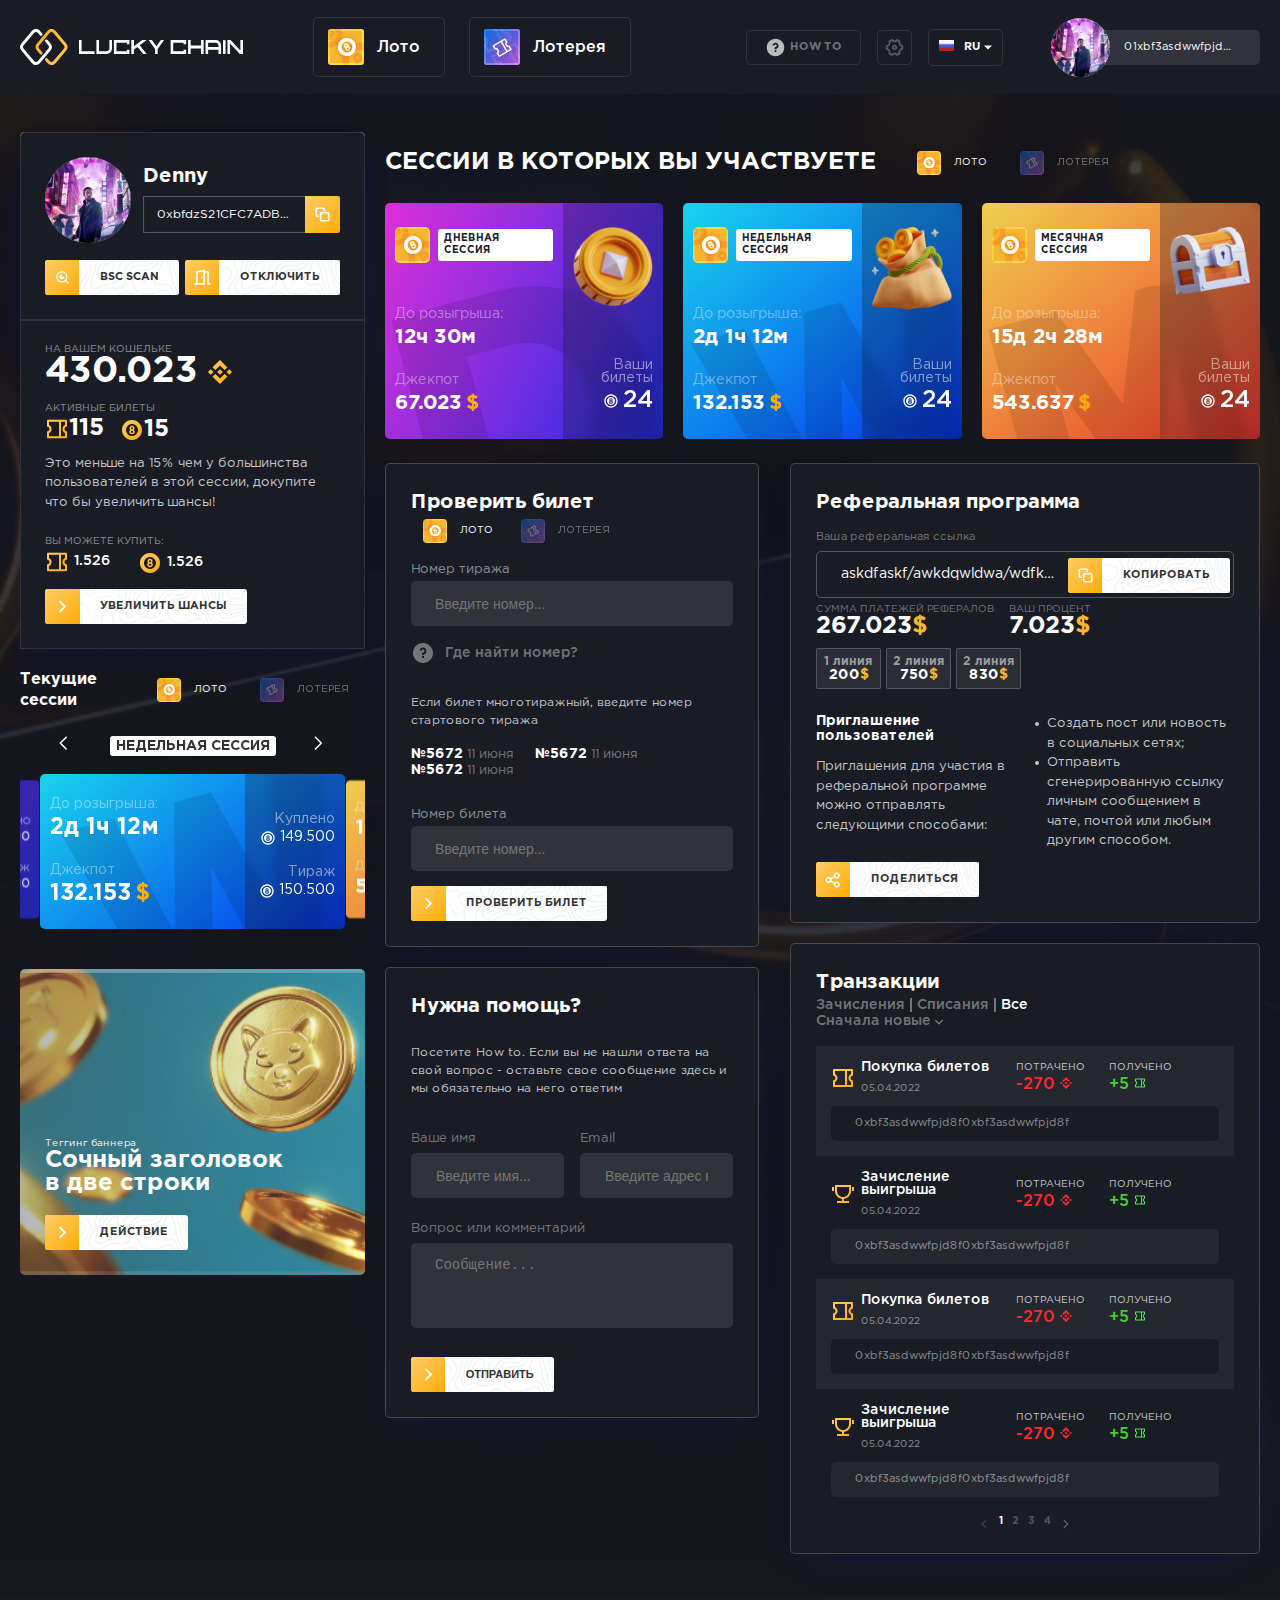
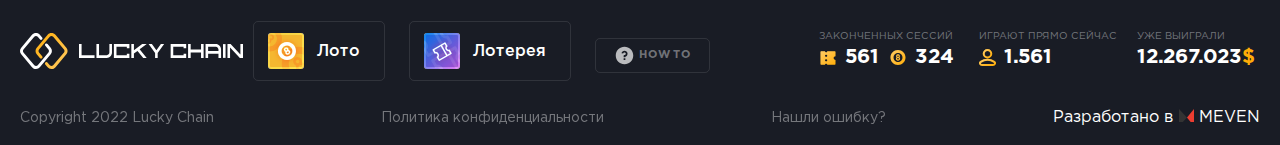
<file: dashboard.html>
<!DOCTYPE html>
<html lang="ru">
  <head>
    <meta http-equiv="Content-Type" content="text/html;charset=utf-8">
    <meta name="viewport" content="initial-scale=1.0, width=device-width">
    <meta name="format-detection" content="telephone=no">
    <link rel="shortcut icon" type="image/x-icon" href="favicon.ico">
    <link rel="stylesheet" href="vendors/remodal/remodal.css">
    <link rel="stylesheet" href="vendors/remodal/remodal-default-theme.css">
    <link rel="stylesheet" href="vendors/swiper/swiper-css.css">
    <link rel="stylesheet" href="assets/css/app.css">
  </head>
  <body class="dark-theme">
    <header class="header">
      <div class="container">
        <div class="header__mob"><a class="header__logo" href="#"><img class="black" src="assets/images/svg/logo-black.svg" alt=""><img class="white" src="assets/images/svg/logo-white.svg" alt=""></a>
          <div class="header__tgl js-tgl"><svg class="op"><use xlink:href="assets/images/svg/svg.svg#toggle"></use></svg>
<svg class="cl"><use xlink:href="assets/images/svg/svg.svg#close"></use></svg>
          </div>
        </div>
        <div class="header__inner">
          <div class="header__left"><a class="header__logo" href="#"><img class="black" src="assets/images/svg/logo-black.svg" alt=""><img class="white" src="assets/images/svg/logo-white.svg" alt=""></a>
            <div class="header__links"><a class="header__links-item bg1" href="#"><span class="header__links-icon"><img src="assets/images/svg/header-icon1.svg" alt=""></span><span class="header__links-tx">Лото</span></a><a class="header__links-item bg2" href="#"><span class="header__links-icon"><img src="assets/images/svg/header-icon2.svg" alt=""></span><span class="header__links-tx">Лотерея</span></a></div>
          </div>
          <div class="header__mob-menu">
            <ul>
              <li><a href="#">Лото</a></li>
              <li><a href="#">Лотерея</a></li>
              <li><a href="#">Кошелек</a></li>
              <li><a href="#">История транзакций</a></li>
              <li><a href="#">Перейти в дашборд</a></li>
              <li><a href="#">How to</a></li>
            </ul>
          </div>
          <div class="header__right"><a class="header__how" href="#"><svg><use xlink:href="assets/images/svg/svg.svg#quest"></use></svg><span>HOW TO</span></a>
            <div class="header__settings"><a class="header__settings-title" href="#" data-remodal-target="modalSet"><svg><use xlink:href="assets/images/svg/svg.svg#setting"></use></svg></a></div>
            <div class="header__lang">
              <div class="header__lang-title js-lang">
                <div class="header__lang-fl"><img src="assets/images/fl1.jpg" alt=""></div>
                <div class="header__lang-tit">ru</div>
                <div class="header__lang-ar"><svg><use xlink:href="assets/images/svg/svg.svg#arrow"></use></svg></div>
              </div>
              <div class="header__lang-drop"><a class="header__lang-drop-item" href="#"><span class="header__lang-drop-fl"><img src="assets/images/fl2.jpg" alt=""></span><span class="header__lang-drop-tit">IE</span></a><a class="header__lang-drop-item" href="#"><span class="header__lang-drop-fl"><img src="assets/images/fl3.jpg" alt=""></span><span class="header__lang-drop-tit">EN</span></a></div>
            </div><!--a(href="#" data-remodal-target="modalKl").button.button-primary<span class="icon"><svg><use xlink:href="assets/images/svg/svg.svg#user"></use></svg></span><span class="tx"><span>ПРивязать кошелек --></span></span>
            <div class="header__user">
              <div class="header__user-ava" data-remodal-target="modalMenu"><img src="assets/images/ava-big.jpg" alt=""></div>
              <div class="header__user-bl">
                <div class="header__user-bl-name">Denny</div>
                <div class="header__user-bl-in">
                  <div class="header__user-bl-inner" id="bl2">01xbf3asdwwfpjd8f0xbf3asdwwfpjd8f</div>
                  <div class="header__user-bl-bt" onclick="copytext('#bl2')"><img src="assets/images/svg/copy2.svg" alt=""></div>
                </div>
              </div>
            </div>
          </div>
        </div>
      </div>
    </header>
    <div class="wrapper">
      <div class="dashboard">
        <div class="container">
          <div class="dashboard__inner">
            <div class="dashboard__left">
              <div class="dashboard__left-i">
                <div class="dashboard__left-top">
                  <div class="dashboard__left-main">
                    <div class="dashboard__left-ava"><img src="assets/images/ava-big.jpg" alt=""></div>
                    <div class="dashboard__left-tx">
                      <div class="dashboard__left-name">Denny</div>
                      <div class="dashboard__left-link">
                        <div class="dashboard__left-link-t" id="bl1">0xbfdzS21CFC7ADB0977560xbfdzS21CFC7ADB097756</div>
                        <div class="dashboard__left-link-btn" onclick="copytext('#bl1')"><img src="assets/images/svg/copy3.svg" alt=""></div>
                      </div>
                    </div>
                  </div>
                  <div class="dashboard__left-btn"><a class="button button-primary" href="#"><span class="icon"><img src="assets/images/svg/icon12.svg" alt=""></span><span class="tx"><span>BSC scan</span></span></a><a class="button button-primary" href="#"><span class="icon"><img src="assets/images/svg/icon13.svg" alt=""></span><span class="tx"><span>Отключить</span></span></a></div>
                </div>
                <div class="dashboard__left-bt">
                  <div class="dashboard__cash">
                    <div class="dashboard__cash-title">На вашем кошельке</div>
                    <div class="dashboard__cash-nb">430.023 <img src="assets/images/svg/icon8.svg" alt=''></div>
                  </div>
                  <div class="dashboard__tik">
                    <div class="dashboard__tik-title">Активные билеты</div>
                    <div class="dashboard__tik-nb"><img src="assets/images/svg/tik5.svg" alt=''> 115</div>
                    <div class="dashboard__tik-nb"><img src="assets/images/svg/icon14.svg" alt=''> 15</div>
                  </div>
                  <p>Это меньше на 15% чем у большинства пользователей в этой сессии, докупите что бы увеличить шансы!</p>
                  <div class="dashboard__by">
                    <div class="dashboard__by-title">Вы можете купить:</div>
                    <div class="dashboard__by-nb"><img src="assets/images/svg/tik5.svg" alt=''> 1.526</div>
                    <div class="dashboard__by-nb"><img src="assets/images/svg/icon14.svg" alt=''> 1.526</div>
                  </div>
                  <div class="dashboard__bt"><a class="button button-primary" href="#"><span class="icon"><img src="assets/images/svg/arrow3.svg" alt=""></span><span class="tx"><span>Увеличить шансы</span></span></a></div>
                </div>
              </div>
              <div class="dashboard__slider">
                <div class="tabs_wrapper">
                  <div class="dashboard__slider-top">
                    <div class="dashboard__slider-tt">Текущие сессии</div>
                    <ul class="tabs">
                      <li class="tab-link current" id="tab-1">
                        <div class="button button-lt button-lt-min2"><span class="button-lt-icon"><img src="assets/images/svg/header-icon1.svg" alt=""></span><span class="button-lt-tx">Лото</span></div>
                      </li>
                      <li class="tab-link" id="tab-2">
                        <div class="button button-ltr button-ltr-min2"><span class="button-ltr-icon"><img src="assets/images/svg/header-icon2.svg" alt=""></span><span class="button-ltr-tx">Лотерея</span></div>
                      </li>
                    </ul>
                  </div>
                  <div class="tabs_container">
                    <div class="tab-content current" data-tab="tab-1">
                      <div class="dashboard__slider-nav">
                        <div class="swiper-button-prev js-dash-prev"></div>
                        <div class="swiper-button-next js-dash-next"></div>
                      </div>
                      <div class="dashboard__slider-sl banner__slider_ltr swiper js-dashboard-sl">
                        <div class="swiper-wrapper">
                          <div class="swiper-slide">
                            <div class="dashboard__slider-sl-item">
                              <div class="dashboard__slider-sl-sts"><span>Дневная сессия</span></div>
                              <div class="banner__slider-item min bg1">
                                <div class="banner__slider-in">
                                  <div class="banner__slider-left">
                                    <div class="banner__slider-title">
                                      <div class="banner__slider-title-ic"><img src="assets/images/svg/header-icon1.svg" alt=""></div>
                                      <div class="banner__slider-title-t">Дневная сессия</div>
                                    </div>
                                    <div class="banner__slider-lt">
                                      <div class="banner__slider-lt-in">
                                        <div class="banner__slider-lt-item">
                                          <div class="banner__slider-lt-title">До розыгрыша:</div>
                                          <div class="banner__slider-lt-tx">12ч 30м</div>
                                        </div>
                                        <div class="banner__slider-lt-item">
                                          <div class="banner__slider-lt-title">Джекпот</div>
                                          <div class="banner__slider-lt-tx">67.023<span>$</span></div>
                                        </div>
                                      </div>
                                      <div class="banner__slider-lt-btn"><a class="button button-primary" href="#"><span class="icon"><img src="assets/images/svg/arrow3.svg" alt=""></span><span class="tx"><span>Купить билет</span></span></a></div>
                                    </div>
                                  </div>
                                  <div class="banner__slider-right">
                                    <div class="banner__slider-img"><img src="assets/images/sl-img1.png" alt=""></div>
                                    <div class="banner__slider-list">
                                      <div class="banner__slider-list-item">
                                        <div class="banner__slider-list-title">Куплено</div>
                                        <div class="banner__slider-list-tx"><img src="assets/images/svg/tik3.svg" alt=""><span>149.500</span></div>
                                      </div>
                                      <div class="banner__slider-list-item">
                                        <div class="banner__slider-list-title">Тираж</div>
                                        <div class="banner__slider-list-tx"><img src="assets/images/svg/tik3.svg" alt=""><span>150.500</span></div>
                                      </div>
                                    </div>
                                  </div>
                                </div>
                              </div>
                            </div>
                          </div>
                          <div class="swiper-slide">
                            <div class="banner__slider-item min bg2">
                              <div class="dashboard__slider-sl-sts"><span>недельная сессия</span></div>
                              <div class="banner__slider-in">
                                <div class="banner__slider-left">
                                  <div class="banner__slider-title">
                                    <div class="banner__slider-title-ic"><img src="assets/images/svg/header-icon2.svg" alt=""></div>
                                    <div class="banner__slider-title-t">недельная сессия</div>
                                  </div>
                                  <div class="banner__slider-lt">
                                    <div class="banner__slider-lt-in">
                                      <div class="banner__slider-lt-item">
                                        <div class="banner__slider-lt-title">До розыгрыша:</div>
                                        <div class="banner__slider-lt-tx">2д 1ч 12м</div>
                                      </div>
                                      <div class="banner__slider-lt-item">
                                        <div class="banner__slider-lt-title">Джекпот</div>
                                        <div class="banner__slider-lt-tx">132.153<span>$</span></div>
                                      </div>
                                    </div>
                                    <div class="banner__slider-lt-btn"><a class="button button-primary" href="#"><span class="icon"><img src="assets/images/svg/arrow3.svg" alt=""></span><span class="tx"><span>Купить билет</span></span></a></div>
                                  </div>
                                </div>
                                <div class="banner__slider-right">
                                  <div class="banner__slider-img"><img src="assets/images/sl-img2.png" alt=""></div>
                                  <div class="banner__slider-list">
                                    <div class="banner__slider-list-item">
                                      <div class="banner__slider-list-title">Куплено</div>
                                      <div class="banner__slider-list-tx"><img src="assets/images/svg/tik3.svg" alt=""><span>149.500</span></div>
                                    </div>
                                    <div class="banner__slider-list-item">
                                      <div class="banner__slider-list-title">Тираж</div>
                                      <div class="banner__slider-list-tx"><img src="assets/images/svg/tik3.svg" alt=""><span>150.500</span></div>
                                    </div>
                                  </div>
                                </div>
                              </div>
                            </div>
                          </div>
                          <div class="swiper-slide">
                            <div class="banner__slider-item min bg3">
                              <div class="dashboard__slider-sl-sts"><span>Месячная сессия</span></div>
                              <div class="banner__slider-in">
                                <div class="banner__slider-left">
                                  <div class="banner__slider-title">
                                    <div class="banner__slider-title-ic"><img src="assets/images/svg/header-icon2.svg" alt=""></div>
                                    <div class="banner__slider-title-t">Месячная сессия</div>
                                  </div>
                                  <div class="banner__slider-lt">
                                    <div class="banner__slider-lt-in">
                                      <div class="banner__slider-lt-item">
                                        <div class="banner__slider-lt-title">До розыгрыша:</div>
                                        <div class="banner__slider-lt-tx">15д 2ч 28м</div>
                                      </div>
                                      <div class="banner__slider-lt-item">
                                        <div class="banner__slider-lt-title">Джекпот</div>
                                        <div class="banner__slider-lt-tx">543.637<span>$</span></div>
                                      </div>
                                    </div>
                                    <div class="banner__slider-lt-btn"><a class="button button-primary" href="#"><span class="icon"><img src="assets/images/svg/arrow3.svg" alt=""></span><span class="tx"><span>Купить билет</span></span></a></div>
                                  </div>
                                </div>
                                <div class="banner__slider-right">
                                  <div class="banner__slider-img"><img src="assets/images/sl-img3.png" alt=""></div>
                                  <div class="banner__slider-list">
                                    <div class="banner__slider-list-item">
                                      <div class="banner__slider-list-title">Куплено</div>
                                      <div class="banner__slider-list-tx"><img src="assets/images/svg/tik3.svg" alt=""><span>149.500</span></div>
                                    </div>
                                    <div class="banner__slider-list-item">
                                      <div class="banner__slider-list-title">Тираж</div>
                                      <div class="banner__slider-list-tx"><img src="assets/images/svg/tik3.svg" alt=""><span>150.500</span></div>
                                    </div>
                                  </div>
                                </div>
                              </div>
                            </div>
                          </div>
                        </div>
                      </div>
                    </div>
                    <div class="tab-content" data-tab="tab-2">
                      <div class="dashboard__slider-nav">
                        <div class="swiper-button-prev js-dash-prev2"></div>
                        <div class="swiper-button-next js-dash-next2"></div>
                      </div>
                      <div class="dashboard__slider-sl banner__slider_lot swiper js-dashboard-sl2">
                        <div class="swiper-wrapper">
                          <div class="swiper-slide">
                            <div class="banner__slider-item min bg2">
                              <div class="dashboard__slider-sl-sts"><span>недельная сессия</span></div>
                              <div class="banner__slider-in">
                                <div class="banner__slider-left">
                                  <div class="banner__slider-title">
                                    <div class="banner__slider-title-ic"><img src="assets/images/svg/header-icon2.svg" alt=""></div>
                                    <div class="banner__slider-title-t">недельная сессия</div>
                                  </div>
                                  <div class="banner__slider-lt">
                                    <div class="banner__slider-lt-in">
                                      <div class="banner__slider-lt-item">
                                        <div class="banner__slider-lt-title">До розыгрыша:</div>
                                        <div class="banner__slider-lt-tx">2д 1ч 12м</div>
                                      </div>
                                      <div class="banner__slider-lt-item">
                                        <div class="banner__slider-lt-title">Джекпот</div>
                                        <div class="banner__slider-lt-tx">132.153<span>$</span></div>
                                      </div>
                                    </div>
                                    <div class="banner__slider-lt-btn"><a class="button button-primary" href="#"><span class="icon"><img src="assets/images/svg/arrow3.svg" alt=""></span><span class="tx"><span>Купить тикет</span></span></a></div>
                                  </div>
                                </div>
                                <div class="banner__slider-right">
                                  <div class="banner__slider-img"><img src="assets/images/sl-img2.png" alt=""></div>
                                  <div class="banner__slider-list">
                                    <div class="banner__slider-list-item">
                                      <div class="banner__slider-list-title">Куплено</div>
                                      <div class="banner__slider-list-tx"><img src="assets/images/svg/tik2.svg" alt=""><span>149.500</span></div>
                                    </div>
                                    <div class="banner__slider-list-item">
                                      <div class="banner__slider-list-title">Тираж</div>
                                      <div class="banner__slider-list-tx"><img src="assets/images/svg/tik2.svg" alt=""><span>150.500</span></div>
                                    </div>
                                  </div>
                                </div>
                              </div>
                            </div>
                          </div>
                          <div class="swiper-slide">
                            <div class="banner__slider-item min bg3">
                              <div class="dashboard__slider-sl-sts"><span>Месячная сессия</span></div>
                              <div class="banner__slider-in">
                                <div class="banner__slider-left">
                                  <div class="banner__slider-title">
                                    <div class="banner__slider-title-ic"><img src="assets/images/svg/header-icon2.svg" alt=""></div>
                                    <div class="banner__slider-title-t">Месячная сессия</div>
                                  </div>
                                  <div class="banner__slider-lt">
                                    <div class="banner__slider-lt-in">
                                      <div class="banner__slider-lt-item">
                                        <div class="banner__slider-lt-title">До розыгрыша:</div>
                                        <div class="banner__slider-lt-tx">15д 2ч 28м</div>
                                      </div>
                                      <div class="banner__slider-lt-item">
                                        <div class="banner__slider-lt-title">Джекпот</div>
                                        <div class="banner__slider-lt-tx">543.637<span>$</span></div>
                                      </div>
                                    </div>
                                    <div class="banner__slider-lt-btn"><a class="button button-primary" href="#"><span class="icon"><img src="assets/images/svg/arrow3.svg" alt=""></span><span class="tx"><span>Купить тикет</span></span></a></div>
                                  </div>
                                </div>
                                <div class="banner__slider-right">
                                  <div class="banner__slider-img"><img src="assets/images/sl-img3.png" alt=""></div>
                                  <div class="banner__slider-list">
                                    <div class="banner__slider-list-item">
                                      <div class="banner__slider-list-title">Куплено</div>
                                      <div class="banner__slider-list-tx"><img src="assets/images/svg/tik2.svg" alt=""><span>149.500</span></div>
                                    </div>
                                    <div class="banner__slider-list-item">
                                      <div class="banner__slider-list-title">Тираж</div>
                                      <div class="banner__slider-list-tx"><img src="assets/images/svg/tik2.svg" alt=""><span>150.500</span></div>
                                    </div>
                                  </div>
                                </div>
                              </div>
                            </div>
                          </div>
                          <div class="swiper-slide">
                            <div class="dashboard__slider-sl-item">
                              <div class="dashboard__slider-sl-sts"><span>Дневная сессия</span></div>
                              <div class="banner__slider-item min bg1">
                                <div class="banner__slider-in">
                                  <div class="banner__slider-left">
                                    <div class="banner__slider-title">
                                      <div class="banner__slider-title-ic"><img src="assets/images/svg/header-icon1.svg" alt=""></div>
                                      <div class="banner__slider-title-t">Дневная сессия</div>
                                    </div>
                                    <div class="banner__slider-lt">
                                      <div class="banner__slider-lt-in">
                                        <div class="banner__slider-lt-item">
                                          <div class="banner__slider-lt-title">До розыгрыша:</div>
                                          <div class="banner__slider-lt-tx">12ч 30м</div>
                                        </div>
                                        <div class="banner__slider-lt-item">
                                          <div class="banner__slider-lt-title">Джекпот</div>
                                          <div class="banner__slider-lt-tx">67.023<span>$</span></div>
                                        </div>
                                      </div>
                                      <div class="banner__slider-lt-btn"><a class="button button-primary" href="#"><span class="icon"><img src="assets/images/svg/arrow3.svg" alt=""></span><span class="tx"><span>Купить тикет</span></span></a></div>
                                    </div>
                                  </div>
                                  <div class="banner__slider-right">
                                    <div class="banner__slider-img"><img src="assets/images/sl-img1.png" alt=""></div>
                                    <div class="banner__slider-list">
                                      <div class="banner__slider-list-item">
                                        <div class="banner__slider-list-title">Куплено</div>
                                        <div class="banner__slider-list-tx"><img src="assets/images/svg/tik2.svg" alt=""><span>149.500</span></div>
                                      </div>
                                      <div class="banner__slider-list-item">
                                        <div class="banner__slider-list-title">Тираж</div>
                                        <div class="banner__slider-list-tx"><img src="assets/images/svg/tik2.svg" alt=""><span>150.500</span></div>
                                      </div>
                                    </div>
                                  </div>
                                </div>
                              </div>
                            </div>
                          </div>
                        </div>
                      </div>
                    </div>
                  </div>
                </div>
              </div>
              <div class="dashboard__banner">
                <div class="wl__ban-in" style="background-image: url('assets/images/ban1.jpg')">
                  <div class="wl__ban-tx">
                    <div class="wl__ban-tt">Теггинг баннера</div>
                    <div class="wl__ban-tit">Сочный заголовок в две строки</div><a class="button button-primary" href="#"><span class="icon"><img src="assets/images/svg/arrow3.svg" alt=""></span><span class="tx"><span>Действие</span></span></a>
                  </div>
                </div>
              </div>
            </div>
            <div class="dashboard__right">
              <div class="dashboard__ses">
                <div class="tabs_wrapper">
                  <div class="dashboard__ses-top">
                    <div class="dashboard__ses-title">Сессии в которых вы участвуете</div>
                    <ul class="tabs">
                      <li class="tab-link current" id="tab-12">
                        <div class="button button-lt button-lt-min2"><span class="button-lt-icon"><img src="assets/images/svg/header-icon1.svg" alt=""></span><span class="button-lt-tx">Лото</span></div>
                      </li>
                      <li class="tab-link" id="tab-22">
                        <div class="button button-ltr button-ltr-min2"><span class="button-ltr-icon"><img src="assets/images/svg/header-icon2.svg" alt=""></span><span class="button-ltr-tx">Лотерея</span></div>
                      </li>
                    </ul>
                  </div>
                  <div class="tabs_container">
                    <div class="tab-content current" data-tab="tab-12">
                      <div class="dashboard__ses-inner banner__slider_ltr">
                        <div class="banner__slider-item bg1">
                          <div class="banner__slider-in">
                            <div class="banner__slider-left">
                              <div class="banner__slider-title">
                                <div class="banner__slider-title-ic"><img src="assets/images/svg/header-icon1.svg" alt=""></div>
                                <div class="banner__slider-title-t">Дневная сессия</div>
                              </div>
                              <div class="banner__slider-lt">
                                <div class="banner__slider-lt-in">
                                  <div class="banner__slider-lt-item">
                                    <div class="banner__slider-lt-title">До розыгрыша:</div>
                                    <div class="banner__slider-lt-tx">12ч 30м</div>
                                  </div>
                                  <div class="banner__slider-lt-item">
                                    <div class="banner__slider-lt-title">Джекпот</div>
                                    <div class="banner__slider-lt-tx">67.023<span>$</span></div>
                                  </div>
                                </div>
                                <div class="banner__slider-lt-btn"><a class="button button-primary" href="#"><span class="icon"><img src="assets/images/svg/arrow3.svg" alt=""></span><span class="tx"><span>Докупить билет</span></span></a></div>
                              </div>
                            </div>
                            <div class="banner__slider-right">
                              <div class="banner__slider-img"><img src="assets/images/sl-img1.png" alt=""></div>
                              <div class="banner__slider-list">
                                <div class="banner__slider-list-item tw">
                                  <div class="banner__slider-list-title">Ваши <br>билеты</div>
                                  <div class="banner__slider-list-tx"><img src="assets/images/svg/tik3.svg" alt=""><span>24</span></div>
                                </div>
                              </div>
                            </div>
                          </div>
                        </div>
                        <div class="banner__slider-item bg2">
                          <div class="banner__slider-in">
                            <div class="banner__slider-left">
                              <div class="banner__slider-title">
                                <div class="banner__slider-title-ic"><img src="assets/images/svg/header-icon1.svg" alt=""></div>
                                <div class="banner__slider-title-t">недельная сессия</div>
                              </div>
                              <div class="banner__slider-lt">
                                <div class="banner__slider-lt-in">
                                  <div class="banner__slider-lt-item">
                                    <div class="banner__slider-lt-title">До розыгрыша:</div>
                                    <div class="banner__slider-lt-tx">2д 1ч 12м</div>
                                  </div>
                                  <div class="banner__slider-lt-item">
                                    <div class="banner__slider-lt-title">Джекпот</div>
                                    <div class="banner__slider-lt-tx">132.153<span>$</span></div>
                                  </div>
                                </div>
                                <div class="banner__slider-lt-btn"><a class="button button-primary" href="#"><span class="icon"><img src="assets/images/svg/arrow3.svg" alt=""></span><span class="tx"><span>Докупить билет</span></span></a></div>
                              </div>
                            </div>
                            <div class="banner__slider-right">
                              <div class="banner__slider-img"><img src="assets/images/sl-img2.png" alt=""></div>
                              <div class="banner__slider-list">
                                <div class="banner__slider-list-item tw">
                                  <div class="banner__slider-list-title">Ваши <br>билеты</div>
                                  <div class="banner__slider-list-tx"><img src="assets/images/svg/tik3.svg" alt=""><span>24</span></div>
                                </div>
                              </div>
                            </div>
                          </div>
                        </div>
                        <div class="banner__slider-item bg3">
                          <div class="banner__slider-in">
                            <div class="banner__slider-left">
                              <div class="banner__slider-title">
                                <div class="banner__slider-title-ic"><img src="assets/images/svg/header-icon1.svg" alt=""></div>
                                <div class="banner__slider-title-t">Месячная сессия</div>
                              </div>
                              <div class="banner__slider-lt">
                                <div class="banner__slider-lt-in">
                                  <div class="banner__slider-lt-item">
                                    <div class="banner__slider-lt-title">До розыгрыша:</div>
                                    <div class="banner__slider-lt-tx">15д 2ч 28м</div>
                                  </div>
                                  <div class="banner__slider-lt-item">
                                    <div class="banner__slider-lt-title">Джекпот</div>
                                    <div class="banner__slider-lt-tx">543.637<span>$</span></div>
                                  </div>
                                </div>
                                <div class="banner__slider-lt-btn"><a class="button button-primary" href="#"><span class="icon"><img src="assets/images/svg/arrow3.svg" alt=""></span><span class="tx"><span>Докупить билет</span></span></a></div>
                              </div>
                            </div>
                            <div class="banner__slider-right">
                              <div class="banner__slider-img"><img src="assets/images/sl-img3.png" alt=""></div>
                              <div class="banner__slider-list">
                                <div class="banner__slider-list-item tw">
                                  <div class="banner__slider-list-title">Ваши <br>билеты</div>
                                  <div class="banner__slider-list-tx"><img src="assets/images/svg/tik3.svg" alt=""><span>24</span></div>
                                </div>
                              </div>
                            </div>
                          </div>
                        </div>
                      </div>
                    </div>
                    <div class="tab-content" data-tab="tab-22">
                      <div class="dashboard__ses-inner banner__slider_lot">
                        <div class="banner__slider-item bg1">
                          <div class="banner__slider-in">
                            <div class="banner__slider-left">
                              <div class="banner__slider-title">
                                <div class="banner__slider-title-ic"><img src="assets/images/svg/header-icon2.svg" alt=""></div>
                                <div class="banner__slider-title-t">Дневная сессия</div>
                              </div>
                              <div class="banner__slider-lt">
                                <div class="banner__slider-lt-in">
                                  <div class="banner__slider-lt-item">
                                    <div class="banner__slider-lt-title">До розыгрыша:</div>
                                    <div class="banner__slider-lt-tx">12ч 30м</div>
                                  </div>
                                  <div class="banner__slider-lt-item">
                                    <div class="banner__slider-lt-title">Джекпот</div>
                                    <div class="banner__slider-lt-tx">67.023<span>$</span></div>
                                  </div>
                                </div>
                                <div class="banner__slider-lt-btn"><a class="button button-primary" href="#"><span class="icon"><img src="assets/images/svg/arrow3.svg" alt=""></span><span class="tx"><span>Докупить тикет</span></span></a></div>
                              </div>
                            </div>
                            <div class="banner__slider-right">
                              <div class="banner__slider-img"><img src="assets/images/sl-img1.png" alt=""></div>
                              <div class="banner__slider-list">
                                <div class="banner__slider-list-item tw">
                                  <div class="banner__slider-list-title">Ваши <br>тикеты</div>
                                  <div class="banner__slider-list-tx"><img src="assets/images/svg/tik2.svg" alt=""><span>24</span></div>
                                </div>
                              </div>
                            </div>
                          </div>
                        </div>
                        <div class="banner__slider-item bg2">
                          <div class="banner__slider-in">
                            <div class="banner__slider-left">
                              <div class="banner__slider-title">
                                <div class="banner__slider-title-ic"><img src="assets/images/svg/header-icon2.svg" alt=""></div>
                                <div class="banner__slider-title-t">недельная сессия</div>
                              </div>
                              <div class="banner__slider-lt">
                                <div class="banner__slider-lt-in">
                                  <div class="banner__slider-lt-item">
                                    <div class="banner__slider-lt-title">До розыгрыша:</div>
                                    <div class="banner__slider-lt-tx">2д 1ч 12м</div>
                                  </div>
                                  <div class="banner__slider-lt-item">
                                    <div class="banner__slider-lt-title">Джекпот</div>
                                    <div class="banner__slider-lt-tx">132.153<span>$</span></div>
                                  </div>
                                </div>
                                <div class="banner__slider-lt-btn"><a class="button button-primary" href="#"><span class="icon"><img src="assets/images/svg/arrow3.svg" alt=""></span><span class="tx"><span>Докупить тикет</span></span></a></div>
                              </div>
                            </div>
                            <div class="banner__slider-right">
                              <div class="banner__slider-img"><img src="assets/images/sl-img2.png" alt=""></div>
                              <div class="banner__slider-list">
                                <div class="banner__slider-list-item tw">
                                  <div class="banner__slider-list-title">Ваши <br>тикеты</div>
                                  <div class="banner__slider-list-tx"><img src="assets/images/svg/tik2.svg" alt=""><span>24</span></div>
                                </div>
                              </div>
                            </div>
                          </div>
                        </div>
                        <div class="banner__slider-item bg3">
                          <div class="banner__slider-in">
                            <div class="banner__slider-left">
                              <div class="banner__slider-title">
                                <div class="banner__slider-title-ic"><img src="assets/images/svg/header-icon2.svg" alt=""></div>
                                <div class="banner__slider-title-t">Месячная сессия</div>
                              </div>
                              <div class="banner__slider-lt">
                                <div class="banner__slider-lt-in">
                                  <div class="banner__slider-lt-item">
                                    <div class="banner__slider-lt-title">До розыгрыша:</div>
                                    <div class="banner__slider-lt-tx">15д 2ч 28м</div>
                                  </div>
                                  <div class="banner__slider-lt-item">
                                    <div class="banner__slider-lt-title">Джекпот</div>
                                    <div class="banner__slider-lt-tx">543.637<span>$</span></div>
                                  </div>
                                </div>
                                <div class="banner__slider-lt-btn"><a class="button button-primary" href="#"><span class="icon"><img src="assets/images/svg/arrow3.svg" alt=""></span><span class="tx"><span>Докупить тикет</span></span></a></div>
                              </div>
                            </div>
                            <div class="banner__slider-right">
                              <div class="banner__slider-img"><img src="assets/images/sl-img3.png" alt=""></div>
                              <div class="banner__slider-list">
                                <div class="banner__slider-list-item tw">
                                  <div class="banner__slider-list-title">Ваши <br>тикеты</div>
                                  <div class="banner__slider-list-tx"><img src="assets/images/svg/tik2.svg" alt=""><span>24</span></div>
                                </div>
                              </div>
                            </div>
                          </div>
                        </div>
                      </div>
                    </div>
                  </div>
                </div>
              </div>
              <div class="dashboard__in">
                <div class="dashboard__in-row">
                  <div class="dashboard__in-cell">
                    <div class="dashboard__in-i tabs_wrapper">
                      <div class="dashboard__in-top">
                        <div class="dashboard__in-title">Проверить билет</div>
                        <ul class="tabs">
                          <li class="tab-link current" id="tab-13">
                            <div class="button button-lt button-lt-min2"><span class="button-lt-icon"><img src="assets/images/svg/header-icon1.svg" alt=""></span><span class="button-lt-tx">Лото</span></div>
                          </li>
                          <li class="tab-link" id="tab-23">
                            <div class="button button-ltr button-ltr-min2"><span class="button-ltr-icon"><img src="assets/images/svg/header-icon2.svg" alt=""></span><span class="button-ltr-tx">Лотерея</span></div>
                          </li>
                        </ul>
                      </div>
                      <div class="tabs_container">
                        <div class="tab-content current" data-tab="tab-13">
                          <div class="dashboard__in-main">
                            <div class="dashboard__in-sh">
                              <div class="dashboard__in-sh-tit">Номер тиража</div>
                              <div class="dashboard__in-sh-i">
                                <input type="text" placeholder="Введите номер..." id="zip">
                                <div class="validation validatePostal"><span class="postalValidationImg"></span></div><a class="dashboard__in-sh-bl" href="#"><svg><use xlink:href="assets/images/svg/svg.svg#quest"></use></svg><span>Где найти номер?</span></a>
                              </div>
                            </div>
                            <p>Если билет многотиражный, введите номер стартового тиража</p>
                            <div class="dashboard__in-list">
                              <div class="dashboard__in-list-item">
                                <div class="dashboard__in-list-nn"><b>№5672</b> 11 июня</div>
                              </div>
                              <div class="dashboard__in-list-item">
                                <div class="dashboard__in-list-nn"><b>№5672</b> 11 июня</div>
                              </div>
                              <div class="dashboard__in-list-item">
                                <div class="dashboard__in-list-nn"><b>№5672</b> 11 июня</div>
                              </div>
                            </div>
                            <div class="dashboard__in-sh">
                              <div class="dashboard__in-sh-tit">Номер билета</div>
                              <div class="dashboard__in-sh-i">
                                <input type="text" placeholder="Введите номер...">
                                <div class="button button-primary" data-remodal-target="modal1"><span class="icon"><img src="assets/images/svg/arrow3.svg" alt=""></span><span class="tx"><span>Проверить билет</span></span></div>
                              </div>
                            </div>
                          </div>
                        </div>
                        <div class="tab-content" data-tab="tab-23">
                          <div class="dashboard__in-main">
                            <div class="dashboard__in-sh">
                              <div class="dashboard__in-sh-tit">Номер билета</div>
                              <div class="dashboard__in-sh-i">
                                <input type="text" placeholder="Введите номер...">
                                <div class="button button-primary" data-remodal-target="modal1"><span class="icon"><img src="assets/images/svg/arrow3.svg" alt=""></span><span class="tx"><span>Проверить билет</span></span></div>
                              </div>
                            </div>
                          </div>
                        </div>
                      </div>
                    </div>
                  </div>
                  <div class="dashboard__in-cell">
                    <div class="dashboard__in-i tabs_wrapper">
                      <div class="dashboard__in-main">
                        <div class="dashboard__in-top">
                          <div class="dashboard__in-title">Нужна помощь?</div>
                        </div>
                        <p>Посетите How to. Если вы не нашли ответа на свой вопрос - оставьте свое сообщение здесь и мы обязательно на него ответим</p>
                        <div class="dashboard__in-form">
                          <form>
                            <div class="dashboard__in-form-row">
                              <div class="dashboard__in-form-cell w-50">
                                <label for="name">Ваше имя</label>
                                <input id="name" placeholder="Введите имя...">
                                <div class="validation validatePhone"><span class="phoneValidationImg"></span></div>
                              </div>
                              <div class="dashboard__in-form-cell w-50">
                                <label for="email">Email</label>
                                <input id="email" placeholder="Введите адрес почты...">
                                <div class="validation validateEmail"><span class="emailValidationImg"></span></div>
                              </div>
                            </div>
                            <div class="dashboard__in-form-row">
                              <div class="dashboard__in-form-cell w-100">
                                <label for="tx">Вопрос или комментарий</label>
                                <textarea id="tx" placeholder="Сообщение..."></textarea>
                              </div>
                            </div>
                            <button class="button button-primary submitBtn" type="button" data-remodal-target="modal7"><span class="icon"><img src="assets/images/svg/arrow3.svg" alt=""></span><span class="tx"><span>Отправить</span></span></button>
                          </form>
                        </div>
                      </div>
                    </div>
                  </div>
                </div>
                <div class="dashboard__in-row">
                  <div class="dashboard__in-cell">
                    <div class="dashboard__in-i">
                      <div class="dashboard__in-main">
                        <div class="dashboard__in-top">
                          <div class="dashboard__in-title">Реферальная программа</div>
                        </div>
                        <div class="dashboard__in-ref">
                          <div class="dashboard__in-ref-title">Ваша реферальная ссылка</div>
                          <div class="dashboard__in-ref-inp">
                            <div class="dashboard__in-ref-inp-bl" id="bl3">askdfaskf/awkdqwldwa/wdfkqwdl.ru</div>
                            <div class="button button-primary" onclick="copytext('#bl3')"><span class="icon"><img src="assets/images/svg/copy3.svg" alt=""></span><span class="tx"><span><span class="cl"> Копировать</span><span class="op"> Скопировано</span></span></span></div>
                          </div>
                        </div>
                        <div class="dashboard__in-all">
                          <div class="dashboard__in-all-pr">
                            <div class="dashboard__in-all-pr-tit">сумма платежей рефералов</div>
                            <div class="dashboard__in-all-pr-p">267.023<span>$</span></div>
                          </div>
                          <div class="dashboard__in-all-pr">
                            <div class="dashboard__in-all-pr-tit">Ваш процент</div>
                            <div class="dashboard__in-all-pr-p">7.023<span>$</span></div>
                          </div>
                          <div class="dashboard__in-all-lt">
                            <div class="dashboard__in-all-lt-it">
                              <div class="dashboard__in-all-lt-tit">1 линия</div>
                              <div class="dashboard__in-all-lt-p">200<span>$</span></div>
                            </div>
                            <div class="dashboard__in-all-lt-it">
                              <div class="dashboard__in-all-lt-tit">2 линия</div>
                              <div class="dashboard__in-all-lt-p">750<span>$</span></div>
                            </div>
                            <div class="dashboard__in-all-lt-it">
                              <div class="dashboard__in-all-lt-tit">2 линия</div>
                              <div class="dashboard__in-all-lt-p">830<span>$</span></div>
                            </div>
                          </div>
                        </div>
                        <div class="dashboard__in-tx">
                          <div class="dashboard__in-tx-item">
                            <div class="dashboard__in-tx-tt">Приглашение пользователей</div>
                            <p>Приглашения для участия в реферальной программе можно  отправлять следующими способами:</p>
                          </div>
                          <div class="dashboard__in-tx-item">
                            <ul>
                              <li> Cоздать пост или новость в социальных сетях;</li>
                              <li>Отправить сгенерированную ссылку личным сообщением в чате, почтой или любым другим способом.</li>
                            </ul>
                          </div>
                        </div>
                        <div class="dashboard__in-btn"><a class="button button-primary" href="#" data-remodal-target="modal5"><span class="icon"><img src="assets/images/svg/icon15.svg" alt=""></span><span class="tx"><span>Поделиться</span></span></a></div>
                      </div>
                    </div>
                  </div>
                  <div class="dashboard__in-cell">
                    <div class="dashboard__in-i">
                      <div class="dashboard__in-main">
                        <div class="dashboard__in-top d">
                          <div class="dashboard__in-title">Транзакции</div>
                          <div class="dashboard__in-dp"><a class="dashboard__in-dp-item" href="#">Зачисления</a><a class="dashboard__in-dp-item" href="#">Списания</a><a class="dashboard__in-dp-item active" href="#">Все</a></div>
                          <div class="dashboard__in-drop">
                            <div class="dashboard__in-drop-title"><span>Сначала новые</span><svg><use xlink:href="assets/images/svg/svg.svg#arrow2"></use></svg></div>
                            <div class="dashboard__in-drop-dp">
                              <ul>
                                <li><a href="#">Сначала старые</a></li>
                                <li><a href="#">По возрастанию суммы</a></li>
                                <li><a href="#">По убыванию суммы</a></li>
                              </ul>
                            </div>
                          </div>
                        </div>
                        <div class="dashboard__in-tbl">
                          <div class="dashboard__in-tbl-row">
                            <div class="dashboard__in-tbl-lt">
                              <div class="dashboard__in-tbl-img"><img src="assets/images/svg/icon16.svg" alt=""></div>
                              <div class="dashboard__in-tbl-title">Покупка билетов</div>
                              <div class="dashboard__in-tbl-data">05.04.2022</div>
                            </div>
                            <div class="dashboard__in-tbl-nb">
                              <div class="dashboard__in-tbl-nb-item bg1">
                                <div class="dashboard__in-tbl-nb-tit">Потрачено</div>
                                <div class="dashboard__in-tbl-nb-n">-270 <img src="assets/images/svg/icon18.svg" alt=""></div>
                              </div>
                              <div class="dashboard__in-tbl-nb-item bg2">
                                <div class="dashboard__in-tbl-nb-tit">Получено</div>
                                <div class="dashboard__in-tbl-nb-n">+5 <img src="assets/images/svg/icon19.svg" alt=""></div>
                              </div>
                            </div>
                            <div class="dashboard__in-tbl-inp">
                              <div class="dashboard__in-tbl-inp-cp" id="blMT1">0xbf3asdwwfpjd8f0xbf3asdwwfpjd8f</div>
                              <div class="dashboard__in-tbl-inp-bt" onclick="copytext('#blMT1')"><span>Скопировано</span></div>
                            </div>
                          </div>
                          <div class="dashboard__in-tbl-row">
                            <div class="dashboard__in-tbl-lt">
                              <div class="dashboard__in-tbl-img"><img src="assets/images/svg/icon17.svg" alt=""></div>
                              <div class="dashboard__in-tbl-title">Зачисление выигрыша</div>
                              <div class="dashboard__in-tbl-data">05.04.2022</div>
                            </div>
                            <div class="dashboard__in-tbl-nb">
                              <div class="dashboard__in-tbl-nb-item bg1">
                                <div class="dashboard__in-tbl-nb-tit">Потрачено</div>
                                <div class="dashboard__in-tbl-nb-n">-270 <img src="assets/images/svg/icon18.svg" alt=""></div>
                              </div>
                              <div class="dashboard__in-tbl-nb-item bg2">
                                <div class="dashboard__in-tbl-nb-tit">Получено</div>
                                <div class="dashboard__in-tbl-nb-n">+5 <img src="assets/images/svg/icon19.svg" alt=""></div>
                              </div>
                            </div>
                            <div class="dashboard__in-tbl-inp">
                              <div class="dashboard__in-tbl-inp-cp" id="blMT1">0xbf3asdwwfpjd8f0xbf3asdwwfpjd8f</div>
                              <div class="dashboard__in-tbl-inp-bt" onclick="copytext('#blMT1')"><span>Скопировано</span></div>
                            </div>
                          </div>
                          <div class="dashboard__in-tbl-row">
                            <div class="dashboard__in-tbl-lt">
                              <div class="dashboard__in-tbl-img"><img src="assets/images/svg/icon16.svg" alt=""></div>
                              <div class="dashboard__in-tbl-title">Покупка билетов</div>
                              <div class="dashboard__in-tbl-data">05.04.2022</div>
                            </div>
                            <div class="dashboard__in-tbl-nb">
                              <div class="dashboard__in-tbl-nb-item bg1">
                                <div class="dashboard__in-tbl-nb-tit">Потрачено</div>
                                <div class="dashboard__in-tbl-nb-n">-270 <img src="assets/images/svg/icon18.svg" alt=""></div>
                              </div>
                              <div class="dashboard__in-tbl-nb-item bg2">
                                <div class="dashboard__in-tbl-nb-tit">Получено</div>
                                <div class="dashboard__in-tbl-nb-n">+5 <img src="assets/images/svg/icon19.svg" alt=""></div>
                              </div>
                            </div>
                            <div class="dashboard__in-tbl-inp">
                              <div class="dashboard__in-tbl-inp-cp" id="blMT1">0xbf3asdwwfpjd8f0xbf3asdwwfpjd8f</div>
                              <div class="dashboard__in-tbl-inp-bt" onclick="copytext('#blMT1')"><span>Скопировано</span></div>
                            </div>
                          </div>
                          <div class="dashboard__in-tbl-row">
                            <div class="dashboard__in-tbl-lt">
                              <div class="dashboard__in-tbl-img"><img src="assets/images/svg/icon17.svg" alt=""></div>
                              <div class="dashboard__in-tbl-title">Зачисление выигрыша</div>
                              <div class="dashboard__in-tbl-data">05.04.2022</div>
                            </div>
                            <div class="dashboard__in-tbl-nb">
                              <div class="dashboard__in-tbl-nb-item bg1">
                                <div class="dashboard__in-tbl-nb-tit">Потрачено</div>
                                <div class="dashboard__in-tbl-nb-n">-270 <img src="assets/images/svg/icon18.svg" alt=""></div>
                              </div>
                              <div class="dashboard__in-tbl-nb-item bg2">
                                <div class="dashboard__in-tbl-nb-tit">Получено</div>
                                <div class="dashboard__in-tbl-nb-n">+5 <img src="assets/images/svg/icon19.svg" alt=""></div>
                              </div>
                            </div>
                            <div class="dashboard__in-tbl-inp">
                              <div class="dashboard__in-tbl-inp-cp" id="blMT1">0xbf3asdwwfpjd8f0xbf3asdwwfpjd8f</div>
                              <div class="dashboard__in-tbl-inp-bt" onclick="copytext('#blMT1')"><span>Скопировано</span></div>
                            </div>
                          </div>
                        </div>
                        <div class="dashboard__in-tbl-nav">
                          <div class="dashboard__in-tbl-nav-prev nn"><svg><use xlink:href="assets/images/svg/svg.svg#arrow2"></use></svg></div>
                          <ul>
                            <li class="active"><a href="#">1</a></li>
                            <li><a href="#">2</a></li>
                            <li><a href="#">3</a></li>
                            <li><a href="#">4</a></li>
                          </ul>
                          <div class="dashboard__in-tbl-nav-next"><svg><use xlink:href="assets/images/svg/svg.svg#arrow2"></use></svg></div>
                        </div>
                      </div>
                    </div>
                  </div>
                </div>
              </div>
            </div>
          </div>
        </div>
      </div>
    </div>
    <footer class="footer">
      <div class="container">
        <div class="footer__top">
          <div class="footer__left"><a class="footer__logo" href="#"><img class="black" src="assets/images/svg/logo-black.svg" alt=""><img class="white" src="assets/images/svg/logo-white.svg" alt=""></a>
            <div class="header__links"><a class="header__links-item bg1" href="#"><span class="header__links-icon"><img src="assets/images/svg/header-icon1.svg" alt=""></span><span class="header__links-tx">Лото</span></a><a class="header__links-item bg2" href="#"><span class="header__links-icon"><img src="assets/images/svg/header-icon2.svg" alt=""></span><span class="header__links-tx">Лотерея</span></a><a class="header__how" href="#"><svg><use xlink:href="assets/images/svg/svg.svg#quest"></use></svg><span>HOW TO</span></a></div>
          </div>
          <div class="footer__right">
            <div class="footer__nb">
              <div class="footer__nb-item">
                <div class="footer__nb-title">Законченных сессий</div>
                <div class="footer__nb-nmb"> <img src="assets/images/svg/icon4.svg" alt=''> 561</div>
                <div class="footer__nb-nmb"> <img src="assets/images/svg/icon5.svg" alt=''> 324</div>
              </div>
              <div class="footer__nb-item">
                <div class="footer__nb-title">Играют прямо сейчас</div>
                <div class="footer__nb-nmb"> <img src="assets/images/svg/icon6.svg" alt=''> 1.561</div>
              </div>
              <div class="footer__nb-item">
                <div class="footer__nb-title">Уже выиграли</div>
                <div class="footer__nb-nmb">12.267.023<span>$</span></div>
              </div>
            </div>
          </div>
        </div>
        <div class="footer__bottom">
          <div class="footer__tx">Copyright 2022 Lucky Chain</div><a class="footer__link m2" href="#">Политика конфиденциальности</a><a class="footer__link m3" href="#">Нашли ошибку?</a><a class="footer__dev" href="#">Разработано в     <img src="assets/images/svg/dev.svg" alt=''>     MEVEN</a>
        </div>
      </div>
    </footer>
    <div class="remodal-bg"></div>
    <div class="remodal" data-remodal-id="modal1">
      <div class="button remodal-close" data-remodal-action="close"></div>
      <div class="remodal__inner">
        <div class="remodal__bil">
          <div class="remodal__bil-smile"><img src="assets/images/svg/smile.svg" alt=""></div>
          <div class="remodal__bil-title">Тикет не выиграл</div>
          <div class="remodal__bil-tx">Призовой фонд составил</div>
          <div class="remodal__bil-price">67.023<span>$</span></div>
          <div class="remodal__bil-ch col1">Совпало 0</div>
          <div class="remodal__bil-nb">
            <div class="remodal__bil-nb-in">
              <div class="remodal__bil-nb-item er">1</div>
            </div>
            <div class="remodal__bil-nb-in">
              <div class="remodal__bil-nb-item ok">2</div>
            </div>
            <div class="remodal__bil-nb-in">
              <div class="remodal__bil-nb-item ok">4</div>
            </div>
            <div class="remodal__bil-nb-in">
              <div class="remodal__bil-nb-item ok">7</div>
            </div>
            <div class="remodal__bil-nb-in">
              <div class="remodal__bil-nb-item ok">3</div>
            </div>
            <div class="remodal__bil-nb-in">
              <div class="remodal__bil-nb-item ok">5</div>
            </div>
          </div>
          <div class="remodal__bil-sl">
            <div class="remodal__bil-sl-title">Выпавшие числа:</div>
            <div class="remodal__bil-sl-list">
              <div class="remodal__bil-sl-list-item col">8</div>
              <div class="remodal__bil-sl-list-item">2</div>
              <div class="remodal__bil-sl-list-item">4</div>
              <div class="remodal__bil-sl-list-item">7</div>
              <div class="remodal__bil-sl-list-item">3</div>
              <div class="remodal__bil-sl-list-item">5</div>
            </div>
          </div>
          <div class="remodal__btn"><a class="button button-primary" href="#" data-remodal-action="close"><span class="icon"><img src="assets/images/svg/arrow3.svg" alt=""></span><span class="tx"><span>Понятно</span></span></a></div>
        </div>
      </div>
    </div>
    <div class="remodal" data-remodal-id="modal2">
      <div class="button remodal-close" data-remodal-action="close"></div>
      <div class="remodal__inner">
        <div class="remodal__bil">
          <div class="remodal__bil-smile"><img src="assets/images/svg/smile.svg" alt=""></div>
          <div class="remodal__bil-title">Билет не выиграл</div>
          <div class="remodal__bil-tx">Призовой фонд составил</div>
          <div class="remodal__bil-price">67.023<span>$</span></div>
          <div class="remodal__bil-ch col1">Не все числа совпали</div>
          <div class="remodal__bil-tbl">
            <div class="wl__vm-in">
              <div class="wl__vm-top"> №7129190512651</div>
              <div class="wl__vm-tx">
                <div class="wl__vm-tbl">
                  <div class="wl__vm-tbl-item">1</div>
                  <div class="wl__vm-tbl-item"></div>
                  <div class="wl__vm-tbl-item">56</div>
                  <div class="wl__vm-tbl-item">93</div>
                  <div class="wl__vm-tbl-item"><img src="assets/images/svg/ok.svg" alt=''></div>
                  <div class="wl__vm-tbl-item">23</div>
                  <div class="wl__vm-tbl-item"></div>
                  <div class="wl__vm-tbl-item">7</div>
                  <div class="wl__vm-tbl-item">00</div>
                  <div class="wl__vm-tbl-item">7</div>
                  <div class="wl__vm-tbl-item">93</div>
                  <div class="wl__vm-tbl-item"></div>
                  <div class="wl__vm-tbl-item">23</div>
                  <div class="wl__vm-tbl-item"><img src="assets/images/svg/ok.svg" alt=''></div>
                  <div class="wl__vm-tbl-item">00</div>
                  <div class="wl__vm-tbl-item">56</div>
                  <div class="wl__vm-tbl-item"></div>
                  <div class="wl__vm-tbl-item">1</div>
                  <div class="wl__vm-tbl-item">00</div>
                  <div class="wl__vm-tbl-item">56</div>
                  <div class="wl__vm-tbl-item"><img src="assets/images/svg/ok.svg" alt=''></div>
                  <div class="wl__vm-tbl-item">7</div>
                  <div class="wl__vm-tbl-item">93</div>
                  <div class="wl__vm-tbl-item"></div>
                  <div class="wl__vm-tbl-item">1</div>
                  <div class="wl__vm-tbl-item">23</div>
                  <div class="wl__vm-tbl-item"></div>
                </div>
                <div class="wl__vm-tbl">
                  <div class="wl__vm-tbl-item">1</div>
                  <div class="wl__vm-tbl-item"></div>
                  <div class="wl__vm-tbl-item">56</div>
                  <div class="wl__vm-tbl-item">93</div>
                  <div class="wl__vm-tbl-item"><img src="assets/images/svg/ok.svg" alt=''></div>
                  <div class="wl__vm-tbl-item">23</div>
                  <div class="wl__vm-tbl-item"></div>
                  <div class="wl__vm-tbl-item">7</div>
                  <div class="wl__vm-tbl-item">00</div>
                  <div class="wl__vm-tbl-item">7</div>
                  <div class="wl__vm-tbl-item">93</div>
                  <div class="wl__vm-tbl-item"></div>
                  <div class="wl__vm-tbl-item">23</div>
                  <div class="wl__vm-tbl-item"> <img src="assets/images/svg/ok.svg" alt=''></div>
                  <div class="wl__vm-tbl-item">00</div>
                  <div class="wl__vm-tbl-item">56</div>
                  <div class="wl__vm-tbl-item"></div>
                  <div class="wl__vm-tbl-item">1</div>
                  <div class="wl__vm-tbl-item">00</div>
                  <div class="wl__vm-tbl-item">56</div>
                  <div class="wl__vm-tbl-item"></div>
                  <div class="wl__vm-tbl-item">7</div>
                  <div class="wl__vm-tbl-item">93</div>
                  <div class="wl__vm-tbl-item"><img src="assets/images/svg/ok.svg" alt=''></div>
                  <div class="wl__vm-tbl-item">1</div>
                  <div class="wl__vm-tbl-item">23</div>
                  <div class="wl__vm-tbl-item"></div>
                </div>
              </div>
            </div>
          </div>
          <div class="remodal__bil-sl">
            <div class="remodal__bil-sl-title">Выпавшие числа:</div>
            <div class="remodal__bil-sl-list">
              <div class="remodal__bil-sl-list-item">45</div>
              <div class="remodal__bil-sl-list-item">2</div>
              <div class="remodal__bil-sl-list-item">85</div>
              <div class="remodal__bil-sl-list-item">7</div>
              <div class="remodal__bil-sl-list-item">95</div>
              <div class="remodal__bil-sl-list-item">5</div>
              <div class="remodal__bil-sl-list-item">4</div>
              <div class="remodal__bil-sl-list-item">7</div>
              <div class="remodal__bil-sl-list-item">3</div>
              <div class="remodal__bil-sl-list-item">5</div>
              <div class="remodal__bil-sl-list-item">85</div>
              <div class="remodal__bil-sl-list-item">7</div>
              <div class="remodal__bil-sl-list-item">95</div>
              <div class="remodal__bil-sl-list-item">5</div>
              <div class="remodal__bil-sl-list-item">4</div>
              <div class="remodal__bil-sl-list-item">7</div>
              <div class="remodal__bil-sl-list-item">3</div>
              <div class="remodal__bil-sl-list-item">5</div>
            </div>
          </div>
          <div class="remodal__btn"><a class="button button-primary" href="#" data-remodal-action="close"><span class="icon"><img src="assets/images/svg/arrow3.svg" alt=""></span><span class="tx"><span>Понятно</span></span></a></div>
        </div>
      </div>
    </div>
    <div class="remodal" data-remodal-id="modal3">
      <div class="button remodal-close" data-remodal-action="close"></div>
      <div class="remodal__inner">
        <div class="remodal__bil">
          <div class="remodal__bil-smile"><img src="assets/images/svg/krow.svg" alt=""></div>
          <div class="remodal__bil-title">Поздравляем</div>
          <div class="remodal__bil-tx">Ваш выигрыш составил:</div>
          <div class="remodal__bil-price">67.023<span>$</span></div>
          <div class="remodal__bil-ch col2">Совпало 6</div>
          <div class="remodal__bil-nb">
            <div class="remodal__bil-nb-in">
              <div class="remodal__bil-nb-item ok">1</div>
            </div>
            <div class="remodal__bil-nb-in">
              <div class="remodal__bil-nb-item ok">2</div>
            </div>
            <div class="remodal__bil-nb-in">
              <div class="remodal__bil-nb-item ok">4</div>
            </div>
            <div class="remodal__bil-nb-in">
              <div class="remodal__bil-nb-item ok">7</div>
            </div>
            <div class="remodal__bil-nb-in">
              <div class="remodal__bil-nb-item ok">3</div>
            </div>
            <div class="remodal__bil-nb-in">
              <div class="remodal__bil-nb-item ok">5</div>
            </div>
          </div>
          <div class="remodal__vr">
            <div class="remodal__vr-item fl">
              <div class="remodal__vr-img"><img src="assets/images/svg/modal-ic1.svg" alt=""></div>
              <div class="remodal__vr-tx">
                <div class="remodal__vr-tt">Зачисление выигрыша</div>
                <div class="remodal__vr-data">05.04.2022</div>
              </div>
            </div>
            <div class="remodal__vr-item">
              <div class="remodal__vr-tit">Получено</div>
              <div class="remodal__vr-pr">+67.023 <img src="assets/images/svg/modal-ic2.svg" alt=''></div>
            </div>
          </div>
          <div class="remodal__lk">0xbf3asdwwfpjd8f0xbf3asdwwfpjd8f0xbf3asdwwfpjd8f</div>
          <div class="remodal__btn"><a class="button button-primary" href="#" data-remodal-action="close"><span class="icon"><img src="assets/images/svg/arrow3.svg" alt=""></span><span class="tx"><span>Понятно</span></span></a></div>
        </div>
      </div>
    </div>
    <div class="remodal" data-remodal-id="modal4">
      <div class="button remodal-close" data-remodal-action="close"></div>
      <div class="remodal__inner">
        <div class="remodal__bil">
          <div class="remodal__bil-smile"><img src="assets/images/svg/krow.svg" alt=""></div>
          <div class="remodal__bil-title">Поздравляем</div>
          <div class="remodal__bil-tx">Ваш выигрыш составил:</div>
          <div class="remodal__bil-price">67.023<span>$</span></div>
          <div class="remodal__bil-ch col2">1 тур</div>
          <div class="remodal__bil-nb">
            <div class="remodal__bil-nb-in">
              <div class="remodal__bil-nb-item wh">1</div>
            </div>
            <div class="remodal__bil-nb-in">
              <div class="remodal__bil-nb-item wh">2</div>
            </div>
            <div class="remodal__bil-nb-in">
              <div class="remodal__bil-nb-item wh">4</div>
            </div>
            <div class="remodal__bil-nb-in">
              <div class="remodal__bil-nb-item wh">7</div>
            </div>
            <div class="remodal__bil-nb-in">
              <div class="remodal__bil-nb-item wh">3</div>
            </div>
            <div class="remodal__bil-nb-in">
              <div class="remodal__bil-nb-item wh">5</div>
            </div>
          </div>
          <div class="remodal__bil-tbl">
            <div class="wl__vm-in">
              <div class="wl__vm-top"> №7129190512651</div>
              <div class="wl__vm-tx">
                <div class="wl__vm-tbl">
                  <div class="wl__vm-tbl-item"><img src="assets/images/svg/ok.svg" alt=''></div>
                  <div class="wl__vm-tbl-item"></div>
                  <div class="wl__vm-tbl-item"><img src="assets/images/svg/ok.svg" alt=''></div>
                  <div class="wl__vm-tbl-item"></div>
                  <div class="wl__vm-tbl-item"><img src="assets/images/svg/ok.svg" alt=''></div>
                  <div class="wl__vm-tbl-item"><img src="assets/images/svg/ok.svg" alt=''></div>
                  <div class="wl__vm-tbl-item"></div>
                  <div class="wl__vm-tbl-item"><img src="assets/images/svg/ok.svg" alt=''></div>
                  <div class="wl__vm-tbl-item"><img src="assets/images/svg/ok.svg" alt=''></div>
                  <div class="wl__vm-tbl-item">7</div>
                  <div class="wl__vm-tbl-item">93</div>
                  <div class="wl__vm-tbl-item"></div>
                  <div class="wl__vm-tbl-item">23</div>
                  <div class="wl__vm-tbl-item"></div>
                  <div class="wl__vm-tbl-item">00</div>
                  <div class="wl__vm-tbl-item">56</div>
                  <div class="wl__vm-tbl-item"></div>
                  <div class="wl__vm-tbl-item">1</div>
                  <div class="wl__vm-tbl-item">00</div>
                  <div class="wl__vm-tbl-item">56</div>
                  <div class="wl__vm-tbl-item"></div>
                  <div class="wl__vm-tbl-item">7</div>
                  <div class="wl__vm-tbl-item">93</div>
                  <div class="wl__vm-tbl-item"></div>
                  <div class="wl__vm-tbl-item">1</div>
                  <div class="wl__vm-tbl-item">23</div>
                  <div class="wl__vm-tbl-item"></div>
                </div>
                <div class="wl__vm-tbl">
                  <div class="wl__vm-tbl-item">1</div>
                  <div class="wl__vm-tbl-item"></div>
                  <div class="wl__vm-tbl-item">56</div>
                  <div class="wl__vm-tbl-item">93</div>
                  <div class="wl__vm-tbl-item"></div>
                  <div class="wl__vm-tbl-item">23</div>
                  <div class="wl__vm-tbl-item"></div>
                  <div class="wl__vm-tbl-item">7</div>
                  <div class="wl__vm-tbl-item">00</div>
                  <div class="wl__vm-tbl-item">7</div>
                  <div class="wl__vm-tbl-item">93</div>
                  <div class="wl__vm-tbl-item"></div>
                  <div class="wl__vm-tbl-item">23</div>
                  <div class="wl__vm-tbl-item"></div>
                  <div class="wl__vm-tbl-item">00</div>
                  <div class="wl__vm-tbl-item">56</div>
                  <div class="wl__vm-tbl-item"></div>
                  <div class="wl__vm-tbl-item">1</div>
                  <div class="wl__vm-tbl-item">00</div>
                  <div class="wl__vm-tbl-item">56</div>
                  <div class="wl__vm-tbl-item"></div>
                  <div class="wl__vm-tbl-item">7</div>
                  <div class="wl__vm-tbl-item">93</div>
                  <div class="wl__vm-tbl-item"></div>
                  <div class="wl__vm-tbl-item">1</div>
                  <div class="wl__vm-tbl-item">23</div>
                  <div class="wl__vm-tbl-item"></div>
                </div>
              </div>
            </div>
          </div>
          <div class="remodal__vr">
            <div class="remodal__vr-item fl">
              <div class="remodal__vr-img"><img src="assets/images/svg/modal-ic1.svg" alt=""></div>
              <div class="remodal__vr-tx">
                <div class="remodal__vr-tt">Зачисление выигрыша</div>
                <div class="remodal__vr-data">05.04.2022</div>
              </div>
            </div>
            <div class="remodal__vr-item">
              <div class="remodal__vr-tit">Получено</div>
              <div class="remodal__vr-pr">+67.023 <img src="assets/images/svg/modal-ic2.svg" alt=''></div>
            </div>
          </div>
          <div class="remodal__lk">0xbf3asdwwfpjd8f0xbf3asdwwfpjd8f0xbf3asdwwfpjd8f</div>
          <div class="remodal__btn"><a class="button button-primary" href="#" data-remodal-action="close"><span class="icon"><img src="assets/images/svg/arrow3.svg" alt=""></span><span class="tx"><span>Понятно</span></span></a></div>
        </div>
      </div>
    </div>
    <div class="remodal" data-remodal-id="modal5">
      <div class="button remodal-close" data-remodal-action="close"></div>
      <div class="remodal__inner">
        <div class="remodal__title">Поделиться</div>
        <div class="remodal__soc-i">
          <div class="remodal__soc"><a class="remodal__soc-item" href="#"><span class="remodal__soc-im"><img src="assets/images/sc1.jpg" alt=""></span><span class="remodal__soc-tx">ВКонтакте</span></a><a class="remodal__soc-item" href="#"><span class="remodal__soc-im"><img src="assets/images/sc2.jpg" alt=""></span><span class="remodal__soc-tx">WhatsApp</span></a><a class="remodal__soc-item" href="#"><span class="remodal__soc-im"><img src="assets/images/sc3.jpg" alt=""></span><span class="remodal__soc-tx">Facebook</span></a><a class="remodal__soc-item" href="#"><span class="remodal__soc-im"><img src="assets/images/sc4.jpg" alt=""></span><span class="remodal__soc-tx">Twitter</span></a><a class="remodal__soc-item" href="#"><span class="remodal__soc-im"><img src="assets/images/sc5.jpg" alt=""></span><span class="remodal__soc-tx">Email</span></a><a class="remodal__soc-item" href="#"><span class="remodal__soc-im"><img src="assets/images/sc6.jpg" alt=""></span><span class="remodal__soc-tx">Instagram</span></a></div>
        </div>
        <div class="remodal__ref">
          <div class="remodal__ref-title">Ваша реферальная ссылка</div>
          <div class="remodal__ref-in">
            <div class="remodal__ref-tx" id="blM2">askdfaskf/awkdqwldwa/wdfkwdfkwdfkwdfkwdfkwdfkwdfk</div>
            <button class="remodal__ref-bt button">
              <div class="button button-primary" onclick="copytext('#blM2')"><span class="icon"><img src="assets/images/svg/copy3.svg" alt=""></span></div>
            </button>
          </div>
        </div>
      </div>
    </div>
    <div class="remodal" data-remodal-id="modal6">
      <div class="button remodal-close" data-remodal-action="close"></div>
      <div class="remodal__inner">
        <div class="remodal__im"><img src="assets/images/svg/modal-ic3.svg" alt=""></div>
        <div class="remodal__title">Билет не найден</div>
        <p>Проверьте введенные данные на наличие ошибок и выполните поиск заново</p>
        <div class="remodal__btn"><a class="button button-primary" href="#"><span class="icon"><img src="assets/images/svg/arrow3-3.svg" alt=""></span><span class="tx"><span>Вернуться назад</span></span></a></div>
      </div>
    </div>
    <div class="remodal" data-remodal-id="modal7">
      <div class="button remodal-close" data-remodal-action="close"></div>
      <div class="remodal__inner">
        <div class="remodal__im"><img src="assets/images/svg/modal-ic4.svg" alt=""></div>
        <div class="remodal__title">Мы успешно получили ваше сообщение</div>
        <p>Свяжемся с вами в течении 12 часов и ответим на вопросы - пожалуйста проверьте почту и папку “спам”</p>
        <div class="remodal__btn"><a class="button button-primary" href="#" data-remodal-action="close"><span class="icon"><img src="assets/images/svg/arrow3.svg" alt=""></span><span class="tx"><span>Понятно</span></span></a></div>
      </div>
    </div>
    <div class="remodal w-2" data-remodal-id="modal8">
      <div class="button remodal-close" data-remodal-action="close"></div>
      <div class="remodal__inner">
        <div class="remodal__title tw">Покупка тикетов</div>
        <div class="remodal__tk">
          <div class="remodal__tk-tt">выбор тикетов <img src="assets/images/svg/ic2.svg" alt=''></div>
          <div class="remodal__tk-main">
            <div class="remodal__tk-sz">
              <div class="remodal__tk-sz-title">Вы выбрали</div>
              <div class="remodal__tk-sz-nb">
                <input type="number" value="10" disabled><img src="assets/images/svg/modal-ic7.svg" alt="">
              </div>
            </div>
            <div class="remodal__tk-chg js-chg"><span class="op">Изменить <svg><use xlink:href="assets/images/svg/svg.svg#ch"></use></svg></span><span class="cl">Подтвердить <svg><use xlink:href="assets/images/svg/svg.svg#ok"></use></svg></span></div>
          </div>
          <div class="remodal__tk-tx col1">Достаточно средств на кошельке</div>
        </div>
        <div class="remodal__tk-blns">
          <div class="remodal__tk-blns-title">Ваш баланс:</div>
          <div class="remodal__tk-blns-pr">0.000 <img src="assets/images/svg/modal-ic8.svg" alt=''></div>
        </div>
        <div class="remodal__tk-tbl">
          <div class="remodal__tk-tbl-row">
            <div class="remodal__tk-tbl-cell">Цена:</div>
            <div class="remodal__tk-tbl-cell">0.100 <img src="assets/images/svg/modal-ic8.svg" alt=''></div>
          </div>
          <div class="remodal__tk-tbl-row">
            <div class="remodal__tk-tbl-cell">Газ:</div>
            <div class="remodal__tk-tbl-cell">0.005 <img src="assets/images/svg/modal-ic8.svg" alt=''></div>
          </div>
          <div class="remodal__tk-tbl-row all">
            <div class="remodal__tk-tbl-cell">Вы платите:</div>
            <div class="remodal__tk-tbl-cell">0.105 <img src="assets/images/svg/modal-ic8.svg" alt=''></div>
          </div>
        </div>
        <div class="remodal__btn l"><a class="button button-primary" href="#" data-remodal-action="close"><span class="icon"><img src="assets/images/svg/modal-ic9.svg" alt=""></span><span class="tx"><span>Оплатить</span></span></a></div>
      </div>
    </div>
    <div class="remodal w-2" data-remodal-id="modal9">
      <div class="button remodal-close" data-remodal-action="close"></div>
      <div class="remodal__inner">
        <div class="remodal__title tw">Покупка тикетов</div>
        <div class="remodal__tk">
          <div class="remodal__tk-tt">выбор тикетов <img src="assets/images/svg/ic2.svg" alt=''></div>
          <div class="remodal__tk-main">
            <div class="remodal__tk-sz">
              <div class="remodal__tk-sz-title">Вы выбрали</div>
              <div class="remodal__tk-sz-nb">
                <input type="number" value="10" disabled><img src="assets/images/svg/modal-ic7.svg" alt="">
              </div>
            </div>
            <div class="remodal__tk-chg js-chg"><span class="op">Изменить <svg><use xlink:href="assets/images/svg/svg.svg#ch"></use></svg></span><span class="cl">Подтвердить <svg><use xlink:href="assets/images/svg/svg.svg#ok"></use></svg></span></div>
          </div>
          <div class="remodal__tk-tx col2">недостаточно средств на кошельке</div>
        </div>
        <div class="remodal__tk-blns">
          <div class="remodal__tk-blns-title">Ваш баланс:</div>
          <div class="remodal__tk-blns-pr">0.000 <img src="assets/images/svg/modal-ic8.svg" alt=''></div>
        </div>
        <div class="remodal__tk-tbl">
          <div class="remodal__tk-tbl-row">
            <div class="remodal__tk-tbl-cell">Цена:</div>
            <div class="remodal__tk-tbl-cell">0.100 <img src="assets/images/svg/modal-ic8.svg" alt=''></div>
          </div>
          <div class="remodal__tk-tbl-row">
            <div class="remodal__tk-tbl-cell">Газ:</div>
            <div class="remodal__tk-tbl-cell">0.005 <img src="assets/images/svg/modal-ic8.svg" alt=''></div>
          </div>
          <div class="remodal__tk-tbl-row all">
            <div class="remodal__tk-tbl-cell">Вы платите:</div>
            <div class="remodal__tk-tbl-cell">0.105 <img src="assets/images/svg/modal-ic8.svg" alt=''></div>
          </div>
        </div>
        <div class="remodal__btn l"><a class="button button-primary" href="#" data-remodal-action="close"><span class="icon"><img src="assets/images/svg/modal-ic9.svg" alt=""></span><span class="tx"><span>Оплатить</span></span></a></div>
      </div>
    </div>
    <div class="remodal w-2" data-remodal-id="modal10">
      <div class="button remodal-close" data-remodal-action="close"></div>
      <div class="remodal__inner">
        <div class="remodal__title tw">Успешная транзакция</div>
        <p>Вы успешно купили тикеты, отслеживать их можно на странице Дэшборд</p>
        <div class="remodal__bil-nb-tn">Ваши тикеты</div>
        <div class="remodal__bil-nb-t">#1</div>
        <div class="remodal__bil-nb tw">
          <div class="remodal__bil-nb-in">
            <div class="remodal__bil-nb-item gr">1</div>
          </div>
          <div class="remodal__bil-nb-in">
            <div class="remodal__bil-nb-item gr">2</div>
          </div>
          <div class="remodal__bil-nb-in">
            <div class="remodal__bil-nb-item gr">4</div>
          </div>
          <div class="remodal__bil-nb-in">
            <div class="remodal__bil-nb-item gr">7</div>
          </div>
          <div class="remodal__bil-nb-in">
            <div class="remodal__bil-nb-item gr">3</div>
          </div>
          <div class="remodal__bil-nb-in">
            <div class="remodal__bil-nb-item gr">5</div>
          </div>
        </div>
        <div class="remodal__bil-nb-t">#2</div>
        <div class="remodal__bil-nb tw">
          <div class="remodal__bil-nb-in">
            <div class="remodal__bil-nb-item gr">1</div>
          </div>
          <div class="remodal__bil-nb-in">
            <div class="remodal__bil-nb-item gr">2</div>
          </div>
          <div class="remodal__bil-nb-in">
            <div class="remodal__bil-nb-item gr">4</div>
          </div>
          <div class="remodal__bil-nb-in">
            <div class="remodal__bil-nb-item gr">7</div>
          </div>
          <div class="remodal__bil-nb-in">
            <div class="remodal__bil-nb-item gr">3</div>
          </div>
          <div class="remodal__bil-nb-in">
            <div class="remodal__bil-nb-item gr">5</div>
          </div>
        </div>
        <div class="remodal__btn l f"><a class="button button-primary" href="#" data-remodal-action="close"><span class="icon"><img src="assets/images/svg/tik.svg" alt=""></span><span class="tx"><span>Купить еще</span></span></a>
          <div class="remodal__bil-link js-md"><span class="op">Детали</span><span class="cl">Свернуть</span> <svg><use xlink:href="assets/images/svg/svg.svg#arrow2"></use></svg></div>
        </div>
        <div class="remodal__mob">
          <div class="remodal__mob-row">
            <div class="remodal__mob-title">Hash</div>
            <div class="remodal__mob-tx">0xb4bc263278d3f77a652a8d73a6bfd8ec0ba1a63923bbb4f38147fb8a943da26d</div>
          </div>
          <div class="remodal__mob-row">
            <div class="remodal__mob-title">Block</div>
            <div class="remodal__mob-tx">6695675 | 7 Confirmations</div>
          </div>
          <div class="remodal__mob-row">
            <div class="remodal__mob-title">Time</div>
            <div class="remodal__mob-tx">11/13/2018 1:16:00 PM (2 minutes ago)</div>
          </div>
          <div class="remodal__mob-row">
            <div class="remodal__mob-title">From</div>
            <div class="remodal__mob-tx">0xbf3a3asdwwfpjd8fsd3asdwwfpjd8fwwfpjd8f</div>
          </div>
          <div class="remodal__mob-row">
            <div class="remodal__mob-title">To</div>
            <div class="remodal__mob-tx">0xbf3a3asdwwfpjd8fsd3asdwwfpjd8fwwfpjd8f</div>
          </div>
          <div class="remodal__mob-row">
            <div class="remodal__mob-title">Value</div>
            <div class="remodal__mob-tx">9.44189 BNB | $1.964,39</div>
          </div>
          <div class="remodal__mob-row">
            <div class="remodal__mob-title">Fee</div>
            <div class="remodal__mob-tx">0.0021 BNB | $0,44</div>
          </div>
          <div class="remodal__mob-row">
            <div class="remodal__mob-title">Gas Price</div>
            <div class="remodal__mob-tx">100 GWei</div>
          </div>
          <div class="remodal__mob-row">
            <div class="remodal__mob-title">Gas Limit</div>
            <div class="remodal__mob-tx">21.000</div>
          </div>
          <div class="remodal__mob-row">
            <div class="remodal__mob-title">Gas Used</div>
            <div class="remodal__mob-tx">21.000</div>
          </div>
        </div>
      </div>
    </div>
    <div class="remodal" data-remodal-id="modal11">
      <div class="button remodal-close" data-remodal-action="close"></div>
      <div class="remodal__inner">
        <div class="remodal__title tw">Покупка тикетов</div>
        <div class="remodal__tk">
          <div class="remodal__tk-tt">выбор тикетов <svg><use xlink:href="assets/images/svg/svg.svg#tik"></use></svg></div>
          <div class="remodal__tk-main">
            <div class="remodal__tk-sz">
              <div class="remodal__tk-sz-title">Вы выбрали</div>
              <div class="remodal__tk-sz-nb">
                <input type="number" value="10" disabled><img src="assets/images/svg/modal-ic7.svg" alt="">
              </div>
            </div>
            <div class="remodal__tk-chg js-chg"><span class="op">Изменить <svg><use xlink:href="assets/images/svg/svg.svg#ch"></use></svg></span><span class="cl">Подтвердить <svg><use xlink:href="assets/images/svg/svg.svg#ok"></use></svg></span></div>
          </div>
          <div class="remodal__tk-tx col1">Достаточно средств на кошельке</div>
        </div>
        <div class="remodal__tk-blns">
          <div class="remodal__tk-blns-title">Ваш баланс:</div>
          <div class="remodal__tk-blns-pr">0.000 <img src="assets/images/svg/modal-ic8.svg" alt=''></div>
        </div>
        <div class="remodal__tk-tbl">
          <div class="remodal__tk-tbl-row">
            <div class="remodal__tk-tbl-cell">Цена:</div>
            <div class="remodal__tk-tbl-cell">0.100 <img src="assets/images/svg/modal-ic8.svg" alt=''></div>
          </div>
          <div class="remodal__tk-tbl-row">
            <div class="remodal__tk-tbl-cell">Газ:</div>
            <div class="remodal__tk-tbl-cell">0.005 <img src="assets/images/svg/modal-ic8.svg" alt=''></div>
          </div>
          <div class="remodal__tk-tbl-row all">
            <div class="remodal__tk-tbl-cell">Вы платите:</div>
            <div class="remodal__tk-tbl-cell">0.105 <img src="assets/images/svg/modal-ic8.svg" alt=''></div>
          </div>
        </div>
        <div class="remodal__btn l"><a class="button button-primary" href="#" data-remodal-action="close"><span class="icon"><img src="assets/images/svg/modal-ic9.svg" alt=""></span><span class="tx"><span>Оплатить</span></span></a></div>
      </div>
    </div>
    <div class="remodal" data-remodal-id="modal12">
      <div class="button remodal-close" data-remodal-action="close"></div>
      <div class="remodal__inner">
        <div class="remodal__title tw">Покупка тикетов</div>
        <div class="remodal__tk">
          <div class="remodal__tk-tt">выбор тикетов <svg><use xlink:href="assets/images/svg/svg.svg#tik"></use></svg></div>
          <div class="remodal__tk-main">
            <div class="remodal__tk-sz">
              <div class="remodal__tk-sz-title">Вы выбрали</div>
              <div class="remodal__tk-sz-nb">
                <input type="number" value="10" disabled><img src="assets/images/svg/modal-ic7.svg" alt="">
              </div>
            </div>
            <div class="remodal__tk-chg js-chg"><span class="op">Изменить <svg><use xlink:href="assets/images/svg/svg.svg#ch"></use></svg></span><span class="cl">Подтвердить <svg><use xlink:href="assets/images/svg/svg.svg#ok"></use></svg></span></div>
          </div>
          <div class="remodal__tk-tx col2">недостаточно средств на кошельке</div>
        </div>
        <div class="remodal__tk-blns">
          <div class="remodal__tk-blns-title">Ваш баланс:</div>
          <div class="remodal__tk-blns-pr">0.000 <img src="assets/images/svg/modal-ic8.svg" alt=''></div>
        </div>
        <div class="remodal__tk-tbl">
          <div class="remodal__tk-tbl-row">
            <div class="remodal__tk-tbl-cell">Цена:</div>
            <div class="remodal__tk-tbl-cell">0.100 <img src="assets/images/svg/modal-ic8.svg" alt=''></div>
          </div>
          <div class="remodal__tk-tbl-row">
            <div class="remodal__tk-tbl-cell">Газ:</div>
            <div class="remodal__tk-tbl-cell">0.005 <img src="assets/images/svg/modal-ic8.svg" alt=''></div>
          </div>
          <div class="remodal__tk-tbl-row all">
            <div class="remodal__tk-tbl-cell">Вы платите:</div>
            <div class="remodal__tk-tbl-cell">0.105 <img src="assets/images/svg/modal-ic8.svg" alt=''></div>
          </div>
        </div>
        <div class="remodal__btn l"><a class="button button-primary" href="#" data-remodal-action="close"><span class="icon"><img src="assets/images/svg/modal-ic9.svg" alt=""></span><span class="tx"><span>Оплатить</span></span></a></div>
      </div>
    </div>
    <div class="remodal w-2" data-remodal-id="modal13">
      <div class="button remodal-close" data-remodal-action="close"></div>
      <div class="remodal__inner">
        <div class="remodal__title tw">Сессия №678</div>
        <p>Вы успешно купили тикеты, отслеживать их можно на странице Дэшборд</p>
        <div class="remodal__bil-nb-tn">Ваши тикеты</div>
        <div class="remodal__bil-nb-t">#1</div>
        <div class="remodal__bil-nb tw">
          <div class="remodal__bil-nb-in">
            <div class="remodal__bil-nb-item gr">1</div>
          </div>
          <div class="remodal__bil-nb-in">
            <div class="remodal__bil-nb-item gr">2</div>
          </div>
          <div class="remodal__bil-nb-in">
            <div class="remodal__bil-nb-item gr">4</div>
          </div>
          <div class="remodal__bil-nb-in">
            <div class="remodal__bil-nb-item gr">7</div>
          </div>
          <div class="remodal__bil-nb-in">
            <div class="remodal__bil-nb-item gr">3</div>
          </div>
          <div class="remodal__bil-nb-in">
            <div class="remodal__bil-nb-item gr">5</div>
          </div>
        </div>
        <div class="remodal__bil-nb-t">#2</div>
        <div class="remodal__bil-nb tw">
          <div class="remodal__bil-nb-in">
            <div class="remodal__bil-nb-item gr">1</div>
          </div>
          <div class="remodal__bil-nb-in">
            <div class="remodal__bil-nb-item gr">2</div>
          </div>
          <div class="remodal__bil-nb-in">
            <div class="remodal__bil-nb-item gr">4</div>
          </div>
          <div class="remodal__bil-nb-in">
            <div class="remodal__bil-nb-item gr">7</div>
          </div>
          <div class="remodal__bil-nb-in">
            <div class="remodal__bil-nb-item gr">3</div>
          </div>
          <div class="remodal__bil-nb-in">
            <div class="remodal__bil-nb-item gr">5</div>
          </div>
        </div>
        <div class="remodal__btn l f"><a class="button button-primary" href="#" data-remodal-action="close"><span class="icon"><img src="assets/images/svg/tik.svg" alt=""></span><span class="tx"><span>Купить еще</span></span></a>
          <div class="remodal__bil-link js-md"><span class="op">Детали</span><span class="cl">Свернуть</span> <svg><use xlink:href="assets/images/svg/svg.svg#arrow2"></use></svg></div>
        </div>
        <div class="remodal__mob">
          <div class="remodal__mob-row">
            <div class="remodal__mob-title">Hash</div>
            <div class="remodal__mob-tx">0xb4bc263278d3f77a652a8d73a6bfd8ec0ba1a63923bbb4f38147fb8a943da26d</div>
          </div>
          <div class="remodal__mob-row">
            <div class="remodal__mob-title">Block</div>
            <div class="remodal__mob-tx">6695675 | 7 Confirmations</div>
          </div>
          <div class="remodal__mob-row">
            <div class="remodal__mob-title">Time</div>
            <div class="remodal__mob-tx">11/13/2018 1:16:00 PM (2 minutes ago)</div>
          </div>
          <div class="remodal__mob-row">
            <div class="remodal__mob-title">From</div>
            <div class="remodal__mob-tx">0xbf3a3asdwwfpjd8fsd3asdwwfpjd8fwwfpjd8f</div>
          </div>
          <div class="remodal__mob-row">
            <div class="remodal__mob-title">To</div>
            <div class="remodal__mob-tx">0xbf3a3asdwwfpjd8fsd3asdwwfpjd8fwwfpjd8f</div>
          </div>
          <div class="remodal__mob-row">
            <div class="remodal__mob-title">Value</div>
            <div class="remodal__mob-tx">9.44189 BNB | $1.964,39</div>
          </div>
          <div class="remodal__mob-row">
            <div class="remodal__mob-title">Fee</div>
            <div class="remodal__mob-tx">0.0021 BNB | $0,44</div>
          </div>
          <div class="remodal__mob-row">
            <div class="remodal__mob-title">Gas Price</div>
            <div class="remodal__mob-tx">100 GWei</div>
          </div>
          <div class="remodal__mob-row">
            <div class="remodal__mob-title">Gas Limit</div>
            <div class="remodal__mob-tx">21.000</div>
          </div>
          <div class="remodal__mob-row">
            <div class="remodal__mob-title">Gas Used</div>
            <div class="remodal__mob-tx">21.000</div>
          </div>
        </div>
      </div>
    </div>
    <div class="remodal w-2" data-remodal-id="modal14">
      <div class="button remodal-close" data-remodal-action="close"></div>
      <div class="remodal__inner">
        <div class="remodal__title tw">Покупка билетов</div>
        <div class="remodal__tk">
          <div class="remodal__tk-tt">выбор билетов <img src="assets/images/svg/ic1.svg" alt=''></div>
          <div class="remodal__tk-main">
            <div class="remodal__tk-sz">
              <div class="remodal__tk-sz-title">Вы выбрали</div>
              <div class="remodal__tk-sz-nb">
                <input type="number" value="10" disabled><img src="assets/images/svg/tk2.svg" alt="">
              </div>
            </div>
            <div class="remodal__tk-chg js-chg"><span class="op">Изменить <svg><use xlink:href="assets/images/svg/svg.svg#ch"></use></svg></span><span class="cl">Подтвердить <svg><use xlink:href="assets/images/svg/svg.svg#ok"></use></svg></span></div>
          </div>
          <div class="remodal__tk-tx col1">Достаточно средств на кошельке</div>
        </div>
        <div class="remodal__tk-blns">
          <div class="remodal__tk-blns-title">Ваш баланс:</div>
          <div class="remodal__tk-blns-pr">0.000 <img src="assets/images/svg/modal-ic8.svg" alt=''></div>
        </div>
        <div class="remodal__tk-tbl">
          <div class="remodal__tk-tbl-row">
            <div class="remodal__tk-tbl-cell">Цена:</div>
            <div class="remodal__tk-tbl-cell">0.100 <img src="assets/images/svg/modal-ic8.svg" alt=''></div>
          </div>
          <div class="remodal__tk-tbl-row">
            <div class="remodal__tk-tbl-cell">Газ:</div>
            <div class="remodal__tk-tbl-cell">0.005 <img src="assets/images/svg/modal-ic8.svg" alt=''></div>
          </div>
          <div class="remodal__tk-tbl-row all">
            <div class="remodal__tk-tbl-cell">Вы платите:</div>
            <div class="remodal__tk-tbl-cell">0.105 <img src="assets/images/svg/modal-ic8.svg" alt=''></div>
          </div>
        </div>
        <div class="remodal__btn l"><a class="button button-primary" href="#" data-remodal-action="close"><span class="icon"><img src="assets/images/svg/modal-ic9.svg" alt=""></span><span class="tx"><span>Оплатить</span></span></a></div>
      </div>
    </div>
    <div class="remodal w-2" data-remodal-id="modal15">
      <div class="button remodal-close" data-remodal-action="close"></div>
      <div class="remodal__inner">
        <div class="remodal__title tw">Покупка билетов</div>
        <div class="remodal__tk">
          <div class="remodal__tk-tt">выбор билетов <img src="assets/images/svg/ic1.svg" alt=''></div>
          <div class="remodal__tk-main">
            <div class="remodal__tk-sz">
              <div class="remodal__tk-sz-title">Вы выбрали</div>
              <div class="remodal__tk-sz-nb">
                <input type="number" value="10" disabled><img src="assets/images/svg/tk2.svg" alt="">
              </div>
            </div>
            <div class="remodal__tk-chg js-chg"><span class="op">Изменить <svg><use xlink:href="assets/images/svg/svg.svg#ch"></use></svg></span><span class="cl">Подтвердить <svg><use xlink:href="assets/images/svg/svg.svg#ok"></use></svg></span></div>
          </div>
          <div class="remodal__tk-tx col2">недостаточно средств на кошельке</div>
        </div>
        <div class="remodal__tk-blns">
          <div class="remodal__tk-blns-title">Ваш баланс:</div>
          <div class="remodal__tk-blns-pr">0.000 <img src="assets/images/svg/modal-ic8.svg" alt=''></div>
        </div>
        <div class="remodal__tk-tbl">
          <div class="remodal__tk-tbl-row">
            <div class="remodal__tk-tbl-cell">Цена:</div>
            <div class="remodal__tk-tbl-cell">0.100 <img src="assets/images/svg/modal-ic8.svg" alt=''></div>
          </div>
          <div class="remodal__tk-tbl-row">
            <div class="remodal__tk-tbl-cell">Газ:</div>
            <div class="remodal__tk-tbl-cell">0.005 <img src="assets/images/svg/modal-ic8.svg" alt=''></div>
          </div>
          <div class="remodal__tk-tbl-row all">
            <div class="remodal__tk-tbl-cell">Вы платите:</div>
            <div class="remodal__tk-tbl-cell">0.105 <img src="assets/images/svg/modal-ic8.svg" alt=''></div>
          </div>
        </div>
        <div class="remodal__btn l"><a class="button button-primary" href="#" data-remodal-action="close"><span class="icon"><img src="assets/images/svg/modal-ic9.svg" alt=""></span><span class="tx"><span>Оплатить</span></span></a></div>
      </div>
    </div>
    <div class="remodal w-2" data-remodal-id="modal16">
      <div class="button remodal-close" data-remodal-action="close"></div>
      <div class="remodal__inner">
        <div class="remodal__title tw">Успешная транзакция</div>
        <p>Вы успешно купили билеты, отслеживать их можно на странице Дэшборд</p>
        <div class="remodal__bil-tbl">
          <div class="remodal__bil-tbl-slider swiper jd-tbl-sl">
            <div class="swiper-wrapper">
              <div class="swiper-slide">
                <div class="wl__vm-in">
                  <div class="wl__vm-top"> №7129190512651</div>
                  <div class="wl__vm-tx">
                    <div class="wl__vm-tbl">
                      <div class="wl__vm-tbl-item">1</div>
                      <div class="wl__vm-tbl-item"></div>
                      <div class="wl__vm-tbl-item">56</div>
                      <div class="wl__vm-tbl-item">93</div>
                      <div class="wl__vm-tbl-item"></div>
                      <div class="wl__vm-tbl-item">23</div>
                      <div class="wl__vm-tbl-item"></div>
                      <div class="wl__vm-tbl-item">7</div>
                      <div class="wl__vm-tbl-item">00</div>
                      <div class="wl__vm-tbl-item">7</div>
                      <div class="wl__vm-tbl-item">93</div>
                      <div class="wl__vm-tbl-item"></div>
                      <div class="wl__vm-tbl-item">23</div>
                      <div class="wl__vm-tbl-item"></div>
                      <div class="wl__vm-tbl-item">00</div>
                      <div class="wl__vm-tbl-item">56</div>
                      <div class="wl__vm-tbl-item"></div>
                      <div class="wl__vm-tbl-item">1</div>
                      <div class="wl__vm-tbl-item">00</div>
                      <div class="wl__vm-tbl-item">56</div>
                      <div class="wl__vm-tbl-item"></div>
                      <div class="wl__vm-tbl-item">7</div>
                      <div class="wl__vm-tbl-item">93</div>
                      <div class="wl__vm-tbl-item"></div>
                      <div class="wl__vm-tbl-item">1</div>
                      <div class="wl__vm-tbl-item">23</div>
                      <div class="wl__vm-tbl-item"></div>
                    </div>
                    <div class="wl__vm-tbl">
                      <div class="wl__vm-tbl-item">1</div>
                      <div class="wl__vm-tbl-item"></div>
                      <div class="wl__vm-tbl-item">56</div>
                      <div class="wl__vm-tbl-item">93</div>
                      <div class="wl__vm-tbl-item"></div>
                      <div class="wl__vm-tbl-item">23</div>
                      <div class="wl__vm-tbl-item"></div>
                      <div class="wl__vm-tbl-item">7</div>
                      <div class="wl__vm-tbl-item">00</div>
                      <div class="wl__vm-tbl-item">7</div>
                      <div class="wl__vm-tbl-item">93</div>
                      <div class="wl__vm-tbl-item"></div>
                      <div class="wl__vm-tbl-item">23</div>
                      <div class="wl__vm-tbl-item"></div>
                      <div class="wl__vm-tbl-item">00</div>
                      <div class="wl__vm-tbl-item">56</div>
                      <div class="wl__vm-tbl-item"></div>
                      <div class="wl__vm-tbl-item">1</div>
                      <div class="wl__vm-tbl-item">00</div>
                      <div class="wl__vm-tbl-item">56</div>
                      <div class="wl__vm-tbl-item"></div>
                      <div class="wl__vm-tbl-item">7</div>
                      <div class="wl__vm-tbl-item">93</div>
                      <div class="wl__vm-tbl-item"></div>
                      <div class="wl__vm-tbl-item">1</div>
                      <div class="wl__vm-tbl-item">23</div>
                      <div class="wl__vm-tbl-item"></div>
                    </div>
                  </div>
                </div>
              </div>
              <div class="swiper-slide">
                <div class="wl__vm-in">
                  <div class="wl__vm-top"> №7129190512651</div>
                  <div class="wl__vm-tx">
                    <div class="wl__vm-tbl">
                      <div class="wl__vm-tbl-item">1</div>
                      <div class="wl__vm-tbl-item"></div>
                      <div class="wl__vm-tbl-item">56</div>
                      <div class="wl__vm-tbl-item">93</div>
                      <div class="wl__vm-tbl-item"></div>
                      <div class="wl__vm-tbl-item">23</div>
                      <div class="wl__vm-tbl-item"></div>
                      <div class="wl__vm-tbl-item">7</div>
                      <div class="wl__vm-tbl-item">00</div>
                      <div class="wl__vm-tbl-item">7</div>
                      <div class="wl__vm-tbl-item">93</div>
                      <div class="wl__vm-tbl-item"></div>
                      <div class="wl__vm-tbl-item">23</div>
                      <div class="wl__vm-tbl-item"></div>
                      <div class="wl__vm-tbl-item">00</div>
                      <div class="wl__vm-tbl-item">56</div>
                      <div class="wl__vm-tbl-item"></div>
                      <div class="wl__vm-tbl-item">1</div>
                      <div class="wl__vm-tbl-item">00</div>
                      <div class="wl__vm-tbl-item">56</div>
                      <div class="wl__vm-tbl-item"></div>
                      <div class="wl__vm-tbl-item">7</div>
                      <div class="wl__vm-tbl-item">93</div>
                      <div class="wl__vm-tbl-item"></div>
                      <div class="wl__vm-tbl-item">1</div>
                      <div class="wl__vm-tbl-item">23</div>
                      <div class="wl__vm-tbl-item"></div>
                    </div>
                    <div class="wl__vm-tbl">
                      <div class="wl__vm-tbl-item">1</div>
                      <div class="wl__vm-tbl-item"></div>
                      <div class="wl__vm-tbl-item">56</div>
                      <div class="wl__vm-tbl-item">93</div>
                      <div class="wl__vm-tbl-item"></div>
                      <div class="wl__vm-tbl-item">23</div>
                      <div class="wl__vm-tbl-item"></div>
                      <div class="wl__vm-tbl-item">7</div>
                      <div class="wl__vm-tbl-item">00</div>
                      <div class="wl__vm-tbl-item">7</div>
                      <div class="wl__vm-tbl-item">93</div>
                      <div class="wl__vm-tbl-item"></div>
                      <div class="wl__vm-tbl-item">23</div>
                      <div class="wl__vm-tbl-item"></div>
                      <div class="wl__vm-tbl-item">00</div>
                      <div class="wl__vm-tbl-item">56</div>
                      <div class="wl__vm-tbl-item"></div>
                      <div class="wl__vm-tbl-item">1</div>
                      <div class="wl__vm-tbl-item">00</div>
                      <div class="wl__vm-tbl-item">56</div>
                      <div class="wl__vm-tbl-item"></div>
                      <div class="wl__vm-tbl-item">7</div>
                      <div class="wl__vm-tbl-item">93</div>
                      <div class="wl__vm-tbl-item"></div>
                      <div class="wl__vm-tbl-item">1</div>
                      <div class="wl__vm-tbl-item">23</div>
                      <div class="wl__vm-tbl-item"></div>
                    </div>
                  </div>
                </div>
              </div>
              <div class="swiper-slide">
                <div class="wl__vm-in">
                  <div class="wl__vm-top"> №7129190512651</div>
                  <div class="wl__vm-tx">
                    <div class="wl__vm-tbl">
                      <div class="wl__vm-tbl-item">1</div>
                      <div class="wl__vm-tbl-item"></div>
                      <div class="wl__vm-tbl-item">56</div>
                      <div class="wl__vm-tbl-item">93</div>
                      <div class="wl__vm-tbl-item"></div>
                      <div class="wl__vm-tbl-item">23</div>
                      <div class="wl__vm-tbl-item"></div>
                      <div class="wl__vm-tbl-item">7</div>
                      <div class="wl__vm-tbl-item">00</div>
                      <div class="wl__vm-tbl-item">7</div>
                      <div class="wl__vm-tbl-item">93</div>
                      <div class="wl__vm-tbl-item"></div>
                      <div class="wl__vm-tbl-item">23</div>
                      <div class="wl__vm-tbl-item"></div>
                      <div class="wl__vm-tbl-item">00</div>
                      <div class="wl__vm-tbl-item">56</div>
                      <div class="wl__vm-tbl-item"></div>
                      <div class="wl__vm-tbl-item">1</div>
                      <div class="wl__vm-tbl-item">00</div>
                      <div class="wl__vm-tbl-item">56</div>
                      <div class="wl__vm-tbl-item"></div>
                      <div class="wl__vm-tbl-item">7</div>
                      <div class="wl__vm-tbl-item">93</div>
                      <div class="wl__vm-tbl-item"></div>
                      <div class="wl__vm-tbl-item">1</div>
                      <div class="wl__vm-tbl-item">23</div>
                      <div class="wl__vm-tbl-item"></div>
                    </div>
                    <div class="wl__vm-tbl">
                      <div class="wl__vm-tbl-item">1</div>
                      <div class="wl__vm-tbl-item"></div>
                      <div class="wl__vm-tbl-item">56</div>
                      <div class="wl__vm-tbl-item">93</div>
                      <div class="wl__vm-tbl-item"></div>
                      <div class="wl__vm-tbl-item">23</div>
                      <div class="wl__vm-tbl-item"></div>
                      <div class="wl__vm-tbl-item">7</div>
                      <div class="wl__vm-tbl-item">00</div>
                      <div class="wl__vm-tbl-item">7</div>
                      <div class="wl__vm-tbl-item">93</div>
                      <div class="wl__vm-tbl-item"></div>
                      <div class="wl__vm-tbl-item">23</div>
                      <div class="wl__vm-tbl-item"></div>
                      <div class="wl__vm-tbl-item">00</div>
                      <div class="wl__vm-tbl-item">56</div>
                      <div class="wl__vm-tbl-item"></div>
                      <div class="wl__vm-tbl-item">1</div>
                      <div class="wl__vm-tbl-item">00</div>
                      <div class="wl__vm-tbl-item">56</div>
                      <div class="wl__vm-tbl-item"></div>
                      <div class="wl__vm-tbl-item">7</div>
                      <div class="wl__vm-tbl-item">93</div>
                      <div class="wl__vm-tbl-item"></div>
                      <div class="wl__vm-tbl-item">1</div>
                      <div class="wl__vm-tbl-item">23</div>
                      <div class="wl__vm-tbl-item"></div>
                    </div>
                  </div>
                </div>
              </div>
              <div class="swiper-slide">
                <div class="wl__vm-in">
                  <div class="wl__vm-top"> №7129190512651</div>
                  <div class="wl__vm-tx">
                    <div class="wl__vm-tbl">
                      <div class="wl__vm-tbl-item">1</div>
                      <div class="wl__vm-tbl-item"></div>
                      <div class="wl__vm-tbl-item">56</div>
                      <div class="wl__vm-tbl-item">93</div>
                      <div class="wl__vm-tbl-item"></div>
                      <div class="wl__vm-tbl-item">23</div>
                      <div class="wl__vm-tbl-item"></div>
                      <div class="wl__vm-tbl-item">7</div>
                      <div class="wl__vm-tbl-item">00</div>
                      <div class="wl__vm-tbl-item">7</div>
                      <div class="wl__vm-tbl-item">93</div>
                      <div class="wl__vm-tbl-item"></div>
                      <div class="wl__vm-tbl-item">23</div>
                      <div class="wl__vm-tbl-item"></div>
                      <div class="wl__vm-tbl-item">00</div>
                      <div class="wl__vm-tbl-item">56</div>
                      <div class="wl__vm-tbl-item"></div>
                      <div class="wl__vm-tbl-item">1</div>
                      <div class="wl__vm-tbl-item">00</div>
                      <div class="wl__vm-tbl-item">56</div>
                      <div class="wl__vm-tbl-item"></div>
                      <div class="wl__vm-tbl-item">7</div>
                      <div class="wl__vm-tbl-item">93</div>
                      <div class="wl__vm-tbl-item"></div>
                      <div class="wl__vm-tbl-item">1</div>
                      <div class="wl__vm-tbl-item">23</div>
                      <div class="wl__vm-tbl-item"></div>
                    </div>
                    <div class="wl__vm-tbl">
                      <div class="wl__vm-tbl-item">1</div>
                      <div class="wl__vm-tbl-item"></div>
                      <div class="wl__vm-tbl-item">56</div>
                      <div class="wl__vm-tbl-item">93</div>
                      <div class="wl__vm-tbl-item"></div>
                      <div class="wl__vm-tbl-item">23</div>
                      <div class="wl__vm-tbl-item"></div>
                      <div class="wl__vm-tbl-item">7</div>
                      <div class="wl__vm-tbl-item">00</div>
                      <div class="wl__vm-tbl-item">7</div>
                      <div class="wl__vm-tbl-item">93</div>
                      <div class="wl__vm-tbl-item"></div>
                      <div class="wl__vm-tbl-item">23</div>
                      <div class="wl__vm-tbl-item"></div>
                      <div class="wl__vm-tbl-item">00</div>
                      <div class="wl__vm-tbl-item">56</div>
                      <div class="wl__vm-tbl-item"></div>
                      <div class="wl__vm-tbl-item">1</div>
                      <div class="wl__vm-tbl-item">00</div>
                      <div class="wl__vm-tbl-item">56</div>
                      <div class="wl__vm-tbl-item"></div>
                      <div class="wl__vm-tbl-item">7</div>
                      <div class="wl__vm-tbl-item">93</div>
                      <div class="wl__vm-tbl-item"></div>
                      <div class="wl__vm-tbl-item">1</div>
                      <div class="wl__vm-tbl-item">23</div>
                      <div class="wl__vm-tbl-item"></div>
                    </div>
                  </div>
                </div>
              </div>
            </div>
            <div class="remodal__bil-tbl-nav">
              <div class="swiper-button-prev js-n-prev"></div>
              <div class="swiper-button-next js-n-next"></div>
            </div>
          </div>
        </div>
        <div class="remodal__btn l f"><a class="button button-primary" href="#" data-remodal-action="close"><span class="icon"><img src="assets/images/svg/modal-ic11.svg" alt=""></span><span class="tx"><span>В дашборд</span></span></a>
          <div class="remodal__bil-link js-md"><span class="op">Детали</span><span class="cl">Свернуть</span> <svg><use xlink:href="assets/images/svg/svg.svg#arrow2"></use></svg></div>
        </div>
        <div class="remodal__mob">
          <div class="remodal__mob-row">
            <div class="remodal__mob-title">Hash</div>
            <div class="remodal__mob-tx">0xb4bc263278d3f77a652a8d73a6bfd8ec0ba1a63923bbb4f38147fb8a943da26d</div>
          </div>
          <div class="remodal__mob-row">
            <div class="remodal__mob-title">Block</div>
            <div class="remodal__mob-tx">6695675 | 7 Confirmations</div>
          </div>
          <div class="remodal__mob-row">
            <div class="remodal__mob-title">Time</div>
            <div class="remodal__mob-tx">11/13/2018 1:16:00 PM (2 minutes ago)</div>
          </div>
          <div class="remodal__mob-row">
            <div class="remodal__mob-title">From</div>
            <div class="remodal__mob-tx">0xbf3a3asdwwfpjd8fsd3asdwwfpjd8fwwfpjd8f</div>
          </div>
          <div class="remodal__mob-row">
            <div class="remodal__mob-title">To</div>
            <div class="remodal__mob-tx">0xbf3a3asdwwfpjd8fsd3asdwwfpjd8fwwfpjd8f</div>
          </div>
          <div class="remodal__mob-row">
            <div class="remodal__mob-title">Value</div>
            <div class="remodal__mob-tx">9.44189 BNB | $1.964,39</div>
          </div>
          <div class="remodal__mob-row">
            <div class="remodal__mob-title">Fee</div>
            <div class="remodal__mob-tx">0.0021 BNB | $0,44</div>
          </div>
          <div class="remodal__mob-row">
            <div class="remodal__mob-title">Gas Price</div>
            <div class="remodal__mob-tx">100 GWei</div>
          </div>
          <div class="remodal__mob-row">
            <div class="remodal__mob-title">Gas Limit</div>
            <div class="remodal__mob-tx">21.000</div>
          </div>
          <div class="remodal__mob-row">
            <div class="remodal__mob-title">Gas Used</div>
            <div class="remodal__mob-tx">21.000</div>
          </div>
        </div>
      </div>
    </div>
    <div class="remodal w-2" data-remodal-id="modal17">
      <div class="button remodal-close" data-remodal-action="close"></div>
      <div class="remodal__inner">
        <div class="remodal__title tw">Покупка билетов</div>
        <div class="remodal__tk">
          <div class="remodal__tk-tt">выбор билетов</div>
          <div class="remodal__tk-main">
            <div class="remodal__tk-sz">
              <div class="remodal__tk-sz-title">Вы выбрали</div>
              <div class="remodal__tk-sz-nb">
                <input type="number" value="10" disabled><img src="assets/images/svg/tk2.svg" alt="">
              </div>
            </div>
            <div class="remodal__tk-chg js-chg"><span class="op">Изменить <svg><use xlink:href="assets/images/svg/svg.svg#ch"></use></svg></span><span class="cl">Подтвердить <svg><use xlink:href="assets/images/svg/svg.svg#ok"></use></svg></span></div>
          </div>
          <div class="remodal__tk-tx col1">Достаточно средств на кошельке</div>
        </div>
        <div class="remodal__tk-blns">
          <div class="remodal__tk-blns-title">Ваш баланс:</div>
          <div class="remodal__tk-blns-pr">0.000 <img src="assets/images/svg/modal-ic8.svg" alt=''></div>
        </div>
        <div class="remodal__tk-tbl">
          <div class="remodal__tk-tbl-row">
            <div class="remodal__tk-tbl-cell">Цена:</div>
            <div class="remodal__tk-tbl-cell">0.100 <img src="assets/images/svg/modal-ic8.svg" alt=''></div>
          </div>
          <div class="remodal__tk-tbl-row">
            <div class="remodal__tk-tbl-cell">Газ:</div>
            <div class="remodal__tk-tbl-cell">0.005 <img src="assets/images/svg/modal-ic8.svg" alt=''></div>
          </div>
          <div class="remodal__tk-tbl-row all">
            <div class="remodal__tk-tbl-cell">Вы платите:</div>
            <div class="remodal__tk-tbl-cell">0.105 <img src="assets/images/svg/modal-ic8.svg" alt=''></div>
          </div>
        </div>
        <div class="remodal__btn l"><a class="button button-primary" href="#" data-remodal-action="close"><span class="icon"><img src="assets/images/svg/modal-ic9.svg" alt=""></span><span class="tx"><span>Оплатить</span></span></a></div>
      </div>
    </div>
    <div class="remodal w-2" data-remodal-id="modal18">
      <div class="button remodal-close" data-remodal-action="close"></div>
      <div class="remodal__inner">
        <div class="remodal__title tw">Покупка билетов</div>
        <div class="remodal__tk">
          <div class="remodal__tk-tt">выбор билетов</div>
          <div class="remodal__tk-main">
            <div class="remodal__tk-sz">
              <div class="remodal__tk-sz-title">Вы выбрали</div>
              <div class="remodal__tk-sz-nb">
                <input type="number" value="10" disabled><img src="assets/images/svg/tk2.svg" alt="">
              </div>
            </div>
            <div class="remodal__tk-chg js-chg"><span class="op">Изменить <svg><use xlink:href="assets/images/svg/svg.svg#ch"></use></svg></span><span class="cl">Подтвердить <svg><use xlink:href="assets/images/svg/svg.svg#ok"></use></svg></span></div>
          </div>
          <div class="remodal__tk-tx col2">недостаточно средств на кошельке</div>
        </div>
        <div class="remodal__tk-blns">
          <div class="remodal__tk-blns-title">Ваш баланс:</div>
          <div class="remodal__tk-blns-pr">0.000 <img src="assets/images/svg/modal-ic8.svg" alt=''></div>
        </div>
        <div class="remodal__tk-tbl">
          <div class="remodal__tk-tbl-row">
            <div class="remodal__tk-tbl-cell">Цена:</div>
            <div class="remodal__tk-tbl-cell">0.100 <img src="assets/images/svg/modal-ic8.svg" alt=''></div>
          </div>
          <div class="remodal__tk-tbl-row">
            <div class="remodal__tk-tbl-cell">Газ:</div>
            <div class="remodal__tk-tbl-cell">0.005 <img src="assets/images/svg/modal-ic8.svg" alt=''></div>
          </div>
          <div class="remodal__tk-tbl-row all">
            <div class="remodal__tk-tbl-cell">Вы платите:</div>
            <div class="remodal__tk-tbl-cell">0.105 <img src="assets/images/svg/modal-ic8.svg" alt=''></div>
          </div>
        </div>
        <div class="remodal__btn l"><a class="button button-primary" href="#" data-remodal-action="close"><span class="icon"><img src="assets/images/svg/modal-ic9.svg" alt=""></span><span class="tx"><span>Оплатить</span></span></a></div>
      </div>
    </div>
    <div class="remodal w-2" data-remodal-id="modal19">
      <div class="button remodal-close" data-remodal-action="close"></div>
      <div class="remodal__inner">
        <div class="remodal__title tw">Сессия №678</div>
        <p>Вы успешно купили билеты, отслеживать их можно на странице Дэшборд</p>
        <div class="remodal__bil-tbl">
          <div class="remodal__bil-tbl-slider swiper jd-tbl-sl2">
            <div class="swiper-wrapper">
              <div class="swiper-slide">
                <div class="wl__vm-in">
                  <div class="wl__vm-top"> №7129190512651</div>
                  <div class="wl__vm-tx">
                    <div class="wl__vm-tbl">
                      <div class="wl__vm-tbl-item">1</div>
                      <div class="wl__vm-tbl-item"></div>
                      <div class="wl__vm-tbl-item">56</div>
                      <div class="wl__vm-tbl-item">93</div>
                      <div class="wl__vm-tbl-item"></div>
                      <div class="wl__vm-tbl-item">23</div>
                      <div class="wl__vm-tbl-item"></div>
                      <div class="wl__vm-tbl-item">7</div>
                      <div class="wl__vm-tbl-item">00</div>
                      <div class="wl__vm-tbl-item">7</div>
                      <div class="wl__vm-tbl-item">93</div>
                      <div class="wl__vm-tbl-item"></div>
                      <div class="wl__vm-tbl-item">23</div>
                      <div class="wl__vm-tbl-item"></div>
                      <div class="wl__vm-tbl-item">00</div>
                      <div class="wl__vm-tbl-item">56</div>
                      <div class="wl__vm-tbl-item"></div>
                      <div class="wl__vm-tbl-item">1</div>
                      <div class="wl__vm-tbl-item">00</div>
                      <div class="wl__vm-tbl-item">56</div>
                      <div class="wl__vm-tbl-item"></div>
                      <div class="wl__vm-tbl-item">7</div>
                      <div class="wl__vm-tbl-item">93</div>
                      <div class="wl__vm-tbl-item"></div>
                      <div class="wl__vm-tbl-item">1</div>
                      <div class="wl__vm-tbl-item">23</div>
                      <div class="wl__vm-tbl-item"></div>
                    </div>
                    <div class="wl__vm-tbl">
                      <div class="wl__vm-tbl-item">1</div>
                      <div class="wl__vm-tbl-item"></div>
                      <div class="wl__vm-tbl-item">56</div>
                      <div class="wl__vm-tbl-item">93</div>
                      <div class="wl__vm-tbl-item"></div>
                      <div class="wl__vm-tbl-item">23</div>
                      <div class="wl__vm-tbl-item"></div>
                      <div class="wl__vm-tbl-item">7</div>
                      <div class="wl__vm-tbl-item">00</div>
                      <div class="wl__vm-tbl-item">7</div>
                      <div class="wl__vm-tbl-item">93</div>
                      <div class="wl__vm-tbl-item"></div>
                      <div class="wl__vm-tbl-item">23</div>
                      <div class="wl__vm-tbl-item"></div>
                      <div class="wl__vm-tbl-item">00</div>
                      <div class="wl__vm-tbl-item">56</div>
                      <div class="wl__vm-tbl-item"></div>
                      <div class="wl__vm-tbl-item">1</div>
                      <div class="wl__vm-tbl-item">00</div>
                      <div class="wl__vm-tbl-item">56</div>
                      <div class="wl__vm-tbl-item"></div>
                      <div class="wl__vm-tbl-item">7</div>
                      <div class="wl__vm-tbl-item">93</div>
                      <div class="wl__vm-tbl-item"></div>
                      <div class="wl__vm-tbl-item">1</div>
                      <div class="wl__vm-tbl-item">23</div>
                      <div class="wl__vm-tbl-item"></div>
                    </div>
                  </div>
                </div>
              </div>
              <div class="swiper-slide">
                <div class="wl__vm-in">
                  <div class="wl__vm-top"> №7129190512651</div>
                  <div class="wl__vm-tx">
                    <div class="wl__vm-tbl">
                      <div class="wl__vm-tbl-item">1</div>
                      <div class="wl__vm-tbl-item"></div>
                      <div class="wl__vm-tbl-item">56</div>
                      <div class="wl__vm-tbl-item">93</div>
                      <div class="wl__vm-tbl-item"></div>
                      <div class="wl__vm-tbl-item">23</div>
                      <div class="wl__vm-tbl-item"></div>
                      <div class="wl__vm-tbl-item">7</div>
                      <div class="wl__vm-tbl-item">00</div>
                      <div class="wl__vm-tbl-item">7</div>
                      <div class="wl__vm-tbl-item">93</div>
                      <div class="wl__vm-tbl-item"></div>
                      <div class="wl__vm-tbl-item">23</div>
                      <div class="wl__vm-tbl-item"></div>
                      <div class="wl__vm-tbl-item">00</div>
                      <div class="wl__vm-tbl-item">56</div>
                      <div class="wl__vm-tbl-item"></div>
                      <div class="wl__vm-tbl-item">1</div>
                      <div class="wl__vm-tbl-item">00</div>
                      <div class="wl__vm-tbl-item">56</div>
                      <div class="wl__vm-tbl-item"></div>
                      <div class="wl__vm-tbl-item">7</div>
                      <div class="wl__vm-tbl-item">93</div>
                      <div class="wl__vm-tbl-item"></div>
                      <div class="wl__vm-tbl-item">1</div>
                      <div class="wl__vm-tbl-item">23</div>
                      <div class="wl__vm-tbl-item"></div>
                    </div>
                    <div class="wl__vm-tbl">
                      <div class="wl__vm-tbl-item">1</div>
                      <div class="wl__vm-tbl-item"></div>
                      <div class="wl__vm-tbl-item">56</div>
                      <div class="wl__vm-tbl-item">93</div>
                      <div class="wl__vm-tbl-item"></div>
                      <div class="wl__vm-tbl-item">23</div>
                      <div class="wl__vm-tbl-item"></div>
                      <div class="wl__vm-tbl-item">7</div>
                      <div class="wl__vm-tbl-item">00</div>
                      <div class="wl__vm-tbl-item">7</div>
                      <div class="wl__vm-tbl-item">93</div>
                      <div class="wl__vm-tbl-item"></div>
                      <div class="wl__vm-tbl-item">23</div>
                      <div class="wl__vm-tbl-item"></div>
                      <div class="wl__vm-tbl-item">00</div>
                      <div class="wl__vm-tbl-item">56</div>
                      <div class="wl__vm-tbl-item"></div>
                      <div class="wl__vm-tbl-item">1</div>
                      <div class="wl__vm-tbl-item">00</div>
                      <div class="wl__vm-tbl-item">56</div>
                      <div class="wl__vm-tbl-item"></div>
                      <div class="wl__vm-tbl-item">7</div>
                      <div class="wl__vm-tbl-item">93</div>
                      <div class="wl__vm-tbl-item"></div>
                      <div class="wl__vm-tbl-item">1</div>
                      <div class="wl__vm-tbl-item">23</div>
                      <div class="wl__vm-tbl-item"></div>
                    </div>
                  </div>
                </div>
              </div>
              <div class="swiper-slide">
                <div class="wl__vm-in">
                  <div class="wl__vm-top"> №7129190512651</div>
                  <div class="wl__vm-tx">
                    <div class="wl__vm-tbl">
                      <div class="wl__vm-tbl-item">1</div>
                      <div class="wl__vm-tbl-item"></div>
                      <div class="wl__vm-tbl-item">56</div>
                      <div class="wl__vm-tbl-item">93</div>
                      <div class="wl__vm-tbl-item"></div>
                      <div class="wl__vm-tbl-item">23</div>
                      <div class="wl__vm-tbl-item"></div>
                      <div class="wl__vm-tbl-item">7</div>
                      <div class="wl__vm-tbl-item">00</div>
                      <div class="wl__vm-tbl-item">7</div>
                      <div class="wl__vm-tbl-item">93</div>
                      <div class="wl__vm-tbl-item"></div>
                      <div class="wl__vm-tbl-item">23</div>
                      <div class="wl__vm-tbl-item"></div>
                      <div class="wl__vm-tbl-item">00</div>
                      <div class="wl__vm-tbl-item">56</div>
                      <div class="wl__vm-tbl-item"></div>
                      <div class="wl__vm-tbl-item">1</div>
                      <div class="wl__vm-tbl-item">00</div>
                      <div class="wl__vm-tbl-item">56</div>
                      <div class="wl__vm-tbl-item"></div>
                      <div class="wl__vm-tbl-item">7</div>
                      <div class="wl__vm-tbl-item">93</div>
                      <div class="wl__vm-tbl-item"></div>
                      <div class="wl__vm-tbl-item">1</div>
                      <div class="wl__vm-tbl-item">23</div>
                      <div class="wl__vm-tbl-item"></div>
                    </div>
                    <div class="wl__vm-tbl">
                      <div class="wl__vm-tbl-item">1</div>
                      <div class="wl__vm-tbl-item"></div>
                      <div class="wl__vm-tbl-item">56</div>
                      <div class="wl__vm-tbl-item">93</div>
                      <div class="wl__vm-tbl-item"></div>
                      <div class="wl__vm-tbl-item">23</div>
                      <div class="wl__vm-tbl-item"></div>
                      <div class="wl__vm-tbl-item">7</div>
                      <div class="wl__vm-tbl-item">00</div>
                      <div class="wl__vm-tbl-item">7</div>
                      <div class="wl__vm-tbl-item">93</div>
                      <div class="wl__vm-tbl-item"></div>
                      <div class="wl__vm-tbl-item">23</div>
                      <div class="wl__vm-tbl-item"></div>
                      <div class="wl__vm-tbl-item">00</div>
                      <div class="wl__vm-tbl-item">56</div>
                      <div class="wl__vm-tbl-item"></div>
                      <div class="wl__vm-tbl-item">1</div>
                      <div class="wl__vm-tbl-item">00</div>
                      <div class="wl__vm-tbl-item">56</div>
                      <div class="wl__vm-tbl-item"></div>
                      <div class="wl__vm-tbl-item">7</div>
                      <div class="wl__vm-tbl-item">93</div>
                      <div class="wl__vm-tbl-item"></div>
                      <div class="wl__vm-tbl-item">1</div>
                      <div class="wl__vm-tbl-item">23</div>
                      <div class="wl__vm-tbl-item"></div>
                    </div>
                  </div>
                </div>
              </div>
              <div class="swiper-slide">
                <div class="wl__vm-in">
                  <div class="wl__vm-top"> №7129190512651</div>
                  <div class="wl__vm-tx">
                    <div class="wl__vm-tbl">
                      <div class="wl__vm-tbl-item">1</div>
                      <div class="wl__vm-tbl-item"></div>
                      <div class="wl__vm-tbl-item">56</div>
                      <div class="wl__vm-tbl-item">93</div>
                      <div class="wl__vm-tbl-item"></div>
                      <div class="wl__vm-tbl-item">23</div>
                      <div class="wl__vm-tbl-item"></div>
                      <div class="wl__vm-tbl-item">7</div>
                      <div class="wl__vm-tbl-item">00</div>
                      <div class="wl__vm-tbl-item">7</div>
                      <div class="wl__vm-tbl-item">93</div>
                      <div class="wl__vm-tbl-item"></div>
                      <div class="wl__vm-tbl-item">23</div>
                      <div class="wl__vm-tbl-item"></div>
                      <div class="wl__vm-tbl-item">00</div>
                      <div class="wl__vm-tbl-item">56</div>
                      <div class="wl__vm-tbl-item"></div>
                      <div class="wl__vm-tbl-item">1</div>
                      <div class="wl__vm-tbl-item">00</div>
                      <div class="wl__vm-tbl-item">56</div>
                      <div class="wl__vm-tbl-item"></div>
                      <div class="wl__vm-tbl-item">7</div>
                      <div class="wl__vm-tbl-item">93</div>
                      <div class="wl__vm-tbl-item"></div>
                      <div class="wl__vm-tbl-item">1</div>
                      <div class="wl__vm-tbl-item">23</div>
                      <div class="wl__vm-tbl-item"></div>
                    </div>
                    <div class="wl__vm-tbl">
                      <div class="wl__vm-tbl-item">1</div>
                      <div class="wl__vm-tbl-item"></div>
                      <div class="wl__vm-tbl-item">56</div>
                      <div class="wl__vm-tbl-item">93</div>
                      <div class="wl__vm-tbl-item"></div>
                      <div class="wl__vm-tbl-item">23</div>
                      <div class="wl__vm-tbl-item"></div>
                      <div class="wl__vm-tbl-item">7</div>
                      <div class="wl__vm-tbl-item">00</div>
                      <div class="wl__vm-tbl-item">7</div>
                      <div class="wl__vm-tbl-item">93</div>
                      <div class="wl__vm-tbl-item"></div>
                      <div class="wl__vm-tbl-item">23</div>
                      <div class="wl__vm-tbl-item"></div>
                      <div class="wl__vm-tbl-item">00</div>
                      <div class="wl__vm-tbl-item">56</div>
                      <div class="wl__vm-tbl-item"></div>
                      <div class="wl__vm-tbl-item">1</div>
                      <div class="wl__vm-tbl-item">00</div>
                      <div class="wl__vm-tbl-item">56</div>
                      <div class="wl__vm-tbl-item"></div>
                      <div class="wl__vm-tbl-item">7</div>
                      <div class="wl__vm-tbl-item">93</div>
                      <div class="wl__vm-tbl-item"></div>
                      <div class="wl__vm-tbl-item">1</div>
                      <div class="wl__vm-tbl-item">23</div>
                      <div class="wl__vm-tbl-item"></div>
                    </div>
                  </div>
                </div>
              </div>
            </div>
          </div>
        </div>
        <div class="remodal__btn l f"><a class="button button-primary" href="#" data-remodal-action="close"><span class="icon"><img src="assets/images/svg/modal-ic11.svg" alt=""></span><span class="tx"><span>В дашборд</span></span></a>
          <div class="remodal__bil-link js-md"><span class="op">Детали</span><span class="cl">Свернуть</span> <svg><use xlink:href="assets/images/svg/svg.svg#arrow2"></use></svg></div>
        </div>
        <div class="remodal__mob">
          <div class="remodal__mob-row">
            <div class="remodal__mob-title">Hash</div>
            <div class="remodal__mob-tx">0xb4bc263278d3f77a652a8d73a6bfd8ec0ba1a63923bbb4f38147fb8a943da26d</div>
          </div>
          <div class="remodal__mob-row">
            <div class="remodal__mob-title">Block</div>
            <div class="remodal__mob-tx">6695675 | 7 Confirmations</div>
          </div>
          <div class="remodal__mob-row">
            <div class="remodal__mob-title">Time</div>
            <div class="remodal__mob-tx">11/13/2018 1:16:00 PM (2 minutes ago)</div>
          </div>
          <div class="remodal__mob-row">
            <div class="remodal__mob-title">From</div>
            <div class="remodal__mob-tx">0xbf3a3asdwwfpjd8fsd3asdwwfpjd8fwwfpjd8f</div>
          </div>
          <div class="remodal__mob-row">
            <div class="remodal__mob-title">To</div>
            <div class="remodal__mob-tx">0xbf3a3asdwwfpjd8fsd3asdwwfpjd8fwwfpjd8f</div>
          </div>
          <div class="remodal__mob-row">
            <div class="remodal__mob-title">Value</div>
            <div class="remodal__mob-tx">9.44189 BNB | $1.964,39</div>
          </div>
          <div class="remodal__mob-row">
            <div class="remodal__mob-title">Fee</div>
            <div class="remodal__mob-tx">0.0021 BNB | $0,44</div>
          </div>
          <div class="remodal__mob-row">
            <div class="remodal__mob-title">Gas Price</div>
            <div class="remodal__mob-tx">100 GWei</div>
          </div>
          <div class="remodal__mob-row">
            <div class="remodal__mob-title">Gas Limit</div>
            <div class="remodal__mob-tx">21.000</div>
          </div>
          <div class="remodal__mob-row">
            <div class="remodal__mob-title">Gas Used</div>
            <div class="remodal__mob-tx">21.000</div>
          </div>
        </div>
      </div>
    </div>
    <div class="remodal w-2" data-remodal-id="modal20">
      <div class="remodal__inner">
        <div class="wl__im tw open">
          <div class="wl__fltr-top"><span>Фильтр билетов</span>
            <div class="ar" data-remodal-action="close"><svg><use xlink:href="assets/images/svg/svg.svg#arrow2"></use></svg></div>
          </div>
          <div class="wl__fltr-mm">
            <div class="wl__fltr-nn">
              <div class="wl__fltr-nn-top">
                <div class="wl__fltr-nn-tit">Комбинация чисел</div><a class="wl__fltr-nn-del" href="#">Очистить <svg><use xlink:href="assets/images/svg/svg.svg#close"></use></svg></a>
              </div>
              <div class="wl__fltr-tbl">
                <div class="wl__fltr-tbl-item">1</div>
                <div class="wl__fltr-tbl-item">2</div>
                <div class="wl__fltr-tbl-item">3</div>
                <div class="wl__fltr-tbl-item">4</div>
                <div class="wl__fltr-tbl-item">5</div>
                <div class="wl__fltr-tbl-item">6</div>
                <div class="wl__fltr-tbl-item">7</div>
                <div class="wl__fltr-tbl-item">8</div>
                <div class="wl__fltr-tbl-item">9</div>
                <div class="wl__fltr-tbl-item">10</div>
                <div class="wl__fltr-tbl-item">11</div>
                <div class="wl__fltr-tbl-item">12</div>
                <div class="wl__fltr-tbl-item">13</div>
                <div class="wl__fltr-tbl-item">14</div>
                <div class="wl__fltr-tbl-item">15</div>
                <div class="wl__fltr-tbl-item">16</div>
                <div class="wl__fltr-tbl-item">17</div>
                <div class="wl__fltr-tbl-item">18</div>
                <div class="wl__fltr-tbl-item">19</div>
                <div class="wl__fltr-tbl-item">20</div>
                <div class="wl__fltr-tbl-item">21</div>
                <div class="wl__fltr-tbl-item">22</div>
                <div class="wl__fltr-tbl-item">23</div>
                <div class="wl__fltr-tbl-item">24</div>
                <div class="wl__fltr-tbl-item">25</div>
                <div class="wl__fltr-tbl-item">26</div>
                <div class="wl__fltr-tbl-item">27</div>
                <div class="wl__fltr-tbl-item">28</div>
                <div class="wl__fltr-tbl-item">29</div>
                <div class="wl__fltr-tbl-item">30</div>
                <div class="wl__fltr-tbl-item">31</div>
                <div class="wl__fltr-tbl-item">32</div>
                <div class="wl__fltr-tbl-item">33</div>
                <div class="wl__fltr-tbl-item">34</div>
                <div class="wl__fltr-tbl-item">35</div>
                <div class="wl__fltr-tbl-item">36</div>
                <div class="wl__fltr-tbl-item">37</div>
                <div class="wl__fltr-tbl-item">38</div>
                <div class="wl__fltr-tbl-item">39</div>
                <div class="wl__fltr-tbl-item">40</div>
                <div class="wl__fltr-tbl-item">41</div>
                <div class="wl__fltr-tbl-item">42</div>
                <div class="wl__fltr-tbl-item">43</div>
                <div class="wl__fltr-tbl-item">44</div>
                <div class="wl__fltr-tbl-item">45</div>
                <div class="wl__fltr-tbl-item">46</div>
                <div class="wl__fltr-tbl-item">47</div>
                <div class="wl__fltr-tbl-item">48</div>
                <div class="wl__fltr-tbl-item">49</div>
                <div class="wl__fltr-tbl-item">50</div>
                <div class="wl__fltr-tbl-item">51</div>
                <div class="wl__fltr-tbl-item">52</div>
                <div class="wl__fltr-tbl-item">53</div>
                <div class="wl__fltr-tbl-item">54</div>
                <div class="wl__fltr-tbl-item">55</div>
                <div class="wl__fltr-tbl-item">56</div>
                <div class="wl__fltr-tbl-item">57</div>
                <div class="wl__fltr-tbl-item">58</div>
                <div class="wl__fltr-tbl-item">59</div>
                <div class="wl__fltr-tbl-item">60</div>
                <div class="wl__fltr-tbl-item">61</div>
                <div class="wl__fltr-tbl-item">62</div>
                <div class="wl__fltr-tbl-item">63</div>
                <div class="wl__fltr-tbl-item">64</div>
                <div class="wl__fltr-tbl-item">65</div>
                <div class="wl__fltr-tbl-item">66</div>
                <div class="wl__fltr-tbl-item">67</div>
                <div class="wl__fltr-tbl-item">68</div>
                <div class="wl__fltr-tbl-item">69</div>
                <div class="wl__fltr-tbl-item">70</div>
                <div class="wl__fltr-tbl-item"> 71</div>
                <div class="wl__fltr-tbl-item">72</div>
                <div class="wl__fltr-tbl-item">73</div>
                <div class="wl__fltr-tbl-item">74</div>
                <div class="wl__fltr-tbl-item">75</div>
                <div class="wl__fltr-tbl-item">76</div>
                <div class="wl__fltr-tbl-item">77</div>
                <div class="wl__fltr-tbl-item">78</div>
                <div class="wl__fltr-tbl-item">79</div>
                <div class="wl__fltr-tbl-item">80</div>
                <div class="wl__fltr-tbl-item">81</div>
                <div class="wl__fltr-tbl-item">82</div>
                <div class="wl__fltr-tbl-item">83</div>
                <div class="wl__fltr-tbl-item">84</div>
                <div class="wl__fltr-tbl-item">85</div>
                <div class="wl__fltr-tbl-item">86</div>
                <div class="wl__fltr-tbl-item">87</div>
                <div class="wl__fltr-tbl-item">88</div>
                <div class="wl__fltr-tbl-item">89</div>
                <div class="wl__fltr-tbl-item">90</div>
              </div>
            </div>
            <div class="wl__fltr-ch">
              <div class="wl__fltr-ch-item">
                <input type="radio" checked name="ch" id="tb1m">
                <label for="tb1m">Использовать всю комбинацию</label>
              </div>
              <div class="wl__fltr-ch-item">
                <input type="radio" name="ch" id="tb2m">
                <label for="tb2m">Использовать случайное кол-во чисел комбинации</label>
              </div>
            </div><a class="button button-primary" href="#"><span class="icon"><img src="assets/images/svg/icon11.svg" alt=""></span><span class="tx"><span>Применить</span></span></a>
          </div>
        </div>
      </div>
    </div>
    <div class="remodal" data-remodal-id="modalSet">
      <div class="button remodal-close" data-remodal-action="close"></div>
      <div class="remodal__inner">
        <div class="remodal__title tw">Настройки</div>
        <div class="remodal__set">
          <div class="remodal__set-tt">Основное</div>
          <div class="remodal__set-switch">
            <div class="remodal__set-switch-tit">Тёмная тема</div>
            <label class="switch active">
              <input type="checkbox"><span class="slider round"></span>
            </label>
          </div>
          <div class="remodal__set-tt">Сеть</div>
          <div class="remodal__set-st">
            <div class="remodal__set-st-item">
              <input type="radio" name="st1" checked id="st11">
              <label for="st11">Ethereum main network</label>
            </div>
            <div class="remodal__set-st-item">
              <input type="radio" name="st1" id="st21">
              <label for="st21">Polygon</label>
            </div>
            <div class="remodal__set-st-item">
              <input type="radio" name="st1" id="st31">
              <label for="st31">Test network</label>
            </div>
            <div class="remodal__set-st-item">
              <input type="radio" name="st1" id="st41">
              <label for="st41">Binance</label>
            </div>
          </div>
          <div class="remodal__set-qs">Остались вопросы? Перейти в <a href="#">How To</a></div>
        </div>
      </div>
    </div>
    <div class="remodal w-2" data-remodal-id="modalKl">
      <div class="button remodal-close" data-remodal-action="close"></div>
      <div class="remodal__inner">
        <div class="remodal__title tw">Подключение кошелька</div>
        <div class="remodal__kl">
          <div class="remodal__kl-img"><img class="wh" src="assets/images/svg/lg1.svg" alt=""><img class="bl" src="assets/images/svg/lg2.svg" alt=""></div>
          <div class="remodal__kl-btn"><a class="button button-primary" href="#"><span class="icon"><svg><use xlink:href="assets/images/svg/svg.svg#quest"></use></svg></span><span class="tx"><span>how to</span></span></a><a class="button button-primary" href="#"><span class="icon"><svg><use xlink:href="assets/images/svg/svg.svg#user"></use></svg></span><span class="tx"><span>Подключить</span></span></a></div>
        </div>
        <div class="remodal__set-qs">Остались вопросы? Перейти в <a href="#">How To</a></div>
      </div>
    </div>
    <div class="remodal w-3" data-remodal-id="modalKt">
      <div class="button remodal-close" data-remodal-action="close"></div>
      <div class="remodal__inner">
        <div class="remodal__kt tabs_wrapper">
          <ul class="tabs">
            <li class="tab-link current" id="tab-M1">Ваш кошелек</li>
            <li class="tab-link" id="tab-M2">Транзакции</li>
          </ul>
          <div class="tabs_container">
            <div class="tab-content current" data-tab="tab-M1">
              <div class="remodal__kt-inner">
                <div class="remodal__kt-tt">Основное</div>
                <div class="remodal__ref">
                  <div class="remodal__ref-in">
                    <div class="remodal__ref-tx" id="bl1-mm">0xbf3aCFC7ADB0xbf3aCFC7ADB0xbf3aCFC7ADB0xbf3aCFC7ADB</div>
                    <button class="remodal__ref-bt button" onclick="copytext('#bl1-mm')"><img src="assets/images/svg/copy3.svg" alt=""></button>
                  </div>
                </div>
                <div class="remodal__kt-tb">
                  <div class="remodal__kt-tb-img"><img src="assets/images/svg/modal-ic12.svg" alt=""></div>
                  <div class="remodal__kt-tb-tit">На балансе недостаточно средств</div>
                  <p>Какой-то убер мега важный дескриптор к алерту</p>
                </div><!--.remodal__kt-tb
                <div class="remodal__kt-tb-img"><img src="assets/images/svg/modal-ic13.svg" alt=""></div>
                <div class="remodal__kt-tb-tit">На балансе достаточно средств</div>
                <p>Какой-то убер мега важный дескриптор к алерту  --></p>
                <div class="remodal__kt-blns">
                  <div class="remodal__kt-blns-tt">Баланс</div>
                  <div class="remodal__kt-blns-list">
                    <div class="remodal__kt-blns-list-item">150.500  <img src="assets/images/svg/modal-ic8.svg" alt=''></div>
                    <div class="remodal__kt-blns-list-item">1.326  <img src="assets/images/svg/modal-ic7.svg" alt=''></div>
                    <div class="remodal__kt-blns-list-item">149.500  <img src="assets/images/svg/modal-ic14.svg" alt=''></div>
                  </div>
                </div>
                <div class="remodal__set-qs">Остались вопросы? Перейти в <a href="#">How To</a></div>
                <div class="remodal__kt-btn"><a class="button button-primary" href="#"><span class="icon"><img src="assets/images/svg/modal-ic15.svg" alt=""></span><span class="tx"><span>Отключиться</span></span></a><a class="button button-primary" href="#"><span class="icon"><img src="assets/images/svg/modal-ic16.svg" alt=""></span><span class="tx"><span>BSC scan</span></span></a></div>
              </div>
            </div>
            <div class="tab-content" data-tab="tab-M2">
              <div class="remodal__kt-inner">
                <div class="dashboard__in-tbl">
                  <div class="dashboard__in-tbl-row">
                    <div class="dashboard__in-tbl-lt">
                      <div class="dashboard__in-tbl-img"><img src="assets/images/svg/icon16.svg" alt=""></div>
                      <div class="dashboard__in-tbl-title">Покупка билетов</div>
                      <div class="dashboard__in-tbl-data">05.04.2022</div>
                    </div>
                    <div class="dashboard__in-tbl-nb">
                      <div class="dashboard__in-tbl-nb-item bg1">
                        <div class="dashboard__in-tbl-nb-tit">Потрачено</div>
                        <div class="dashboard__in-tbl-nb-n">-270 <img src="assets/images/svg/icon18.svg" alt=""></div>
                      </div>
                      <div class="dashboard__in-tbl-nb-item bg2">
                        <div class="dashboard__in-tbl-nb-tit">Получено</div>
                        <div class="dashboard__in-tbl-nb-n">+5 <img src="assets/images/svg/icon19.svg" alt=""></div>
                      </div>
                    </div><a class="button button-primary b" href="#"><span class="tx"><span>Подробнее</span></span></a>
                  </div>
                  <div class="dashboard__in-tbl-row">
                    <div class="dashboard__in-tbl-lt">
                      <div class="dashboard__in-tbl-img"><img src="assets/images/svg/icon17.svg" alt=""></div>
                      <div class="dashboard__in-tbl-title">Зачисление выигрыша</div>
                      <div class="dashboard__in-tbl-data">05.04.2022</div>
                    </div>
                    <div class="dashboard__in-tbl-nb">
                      <div class="dashboard__in-tbl-nb-item bg2">
                        <div class="dashboard__in-tbl-nb-tit">Получено</div>
                        <div class="dashboard__in-tbl-nb-n">+5 <img src="assets/images/svg/icon19.svg" alt=""></div>
                      </div>
                    </div><a class="button button-primary b" href="#"><span class="tx"><span>Подробнее</span></span></a>
                  </div>
                  <div class="dashboard__in-tbl-row">
                    <div class="dashboard__in-tbl-lt">
                      <div class="dashboard__in-tbl-img"><img src="assets/images/svg/icon16.svg" alt=""></div>
                      <div class="dashboard__in-tbl-title">Покупка билетов</div>
                      <div class="dashboard__in-tbl-data">05.04.2022</div>
                    </div>
                    <div class="dashboard__in-tbl-nb">
                      <div class="dashboard__in-tbl-nb-item bg1">
                        <div class="dashboard__in-tbl-nb-tit">Потрачено</div>
                        <div class="dashboard__in-tbl-nb-n">-270 <img src="assets/images/svg/icon18.svg" alt=""></div>
                      </div>
                      <div class="dashboard__in-tbl-nb-item bg2">
                        <div class="dashboard__in-tbl-nb-tit">Получено</div>
                        <div class="dashboard__in-tbl-nb-n">+5 <img src="assets/images/svg/icon19.svg" alt=""></div>
                      </div>
                    </div><a class="button button-primary b" href="#"><span class="tx"><span>Подробнее</span></span></a>
                  </div>
                  <div class="dashboard__in-tbl-row">
                    <div class="dashboard__in-tbl-lt">
                      <div class="dashboard__in-tbl-img"><img src="assets/images/svg/icon17.svg" alt=""></div>
                      <div class="dashboard__in-tbl-title">Зачисление выигрыша</div>
                      <div class="dashboard__in-tbl-data">05.04.2022</div>
                    </div>
                    <div class="dashboard__in-tbl-nb">
                      <div class="dashboard__in-tbl-nb-item bg1">
                        <div class="dashboard__in-tbl-nb-tit">Потрачено</div>
                        <div class="dashboard__in-tbl-nb-n">-270 <img src="assets/images/svg/icon18.svg" alt=""></div>
                      </div>
                      <div class="dashboard__in-tbl-nb-item bg2">
                        <div class="dashboard__in-tbl-nb-tit">Получено</div>
                        <div class="dashboard__in-tbl-nb-n">+5 <img src="assets/images/svg/icon19.svg" alt=""></div>
                      </div>
                    </div><a class="button button-primary b" href="#"><span class="tx"><span>Подробнее</span></span></a>
                  </div>
                </div>
                <div class="remodal__kt-btn"><a class="button button-primary" href="#"><span class="icon"><img src="assets/images/svg/modal-ic16.svg" alt=""></span><span class="tx"><span>BSC scan</span></span></a><a class="button button-primary" href="#"><span class="icon"><img src="assets/images/svg/arrow3.svg" alt=""></span><span class="tx"><span>Все транзакции</span></span></a></div>
              </div>
            </div>
          </div>
        </div>
      </div>
    </div>
    <div class="remodal" data-remodal-id="modalMenu">
      <div class="button remodal-close" data-remodal-action="close"></div>
      <div class="remodal__inner">
        <div class="remodal__menu">
          <ul>
            <li><a href="#">Лото</a></li>
            <li><a href="#">Лотерея</a></li>
            <li><a href="#">Кошелек</a></li>
            <li><a href="#">История транзакций</a></li>
            <li><a href="#">Перейти в профиль</a></li>
            <li><a href="#">How to</a></li>
          </ul><a class="button button-primary" href="#"><span class="icon"><img src="assets/images/svg/modal-ic15.svg" alt=""></span><span class="tx"><span>Отключиться</span></span></a>
        </div>
      </div>
    </div>
    <div class="remodal w-2" data-remodal-id="modalOk">
      <div class="button remodal-close" data-remodal-action="close"></div>
      <div class="remodal__inner">
        <div class="remodal__im"><img src="assets/images/svg/modal-ic4.svg" alt=""></div>
        <div class="remodal__title">Мы успешно получили ваше сообщение</div>
        <p>Свяжемся с вами в течении 12 часов и ответим на вопросы - пожалуйста проверьте почту и папку “спам”</p>
        <div class="remodal__btn"><a class="button button-primary" href="#" data-remodal-action="close"><span class="icon"><img src="assets/images/svg/arrow3.svg" alt=""></span><span class="tx"><span>Понятно</span></span></a></div>
      </div>
    </div>
    <script src="vendors/jquery/dist/jquery.min.js"></script>
    <script src="vendors/jquery-ui/jquery-ui.min.js"></script>
    <script src="vendors/jqueryui-touch-punch/jquery.ui.touch-punch.js"></script>
    <script src="https://unpkg.com/swiper@8/swiper-bundle.min.js"></script>
    <script src="vendors/remodal/remodal.js"></script>
    <script src="vendors/mask.js"></script>
    <script src="assets/js/app.js"></script>
  </body>
</html>
</file>
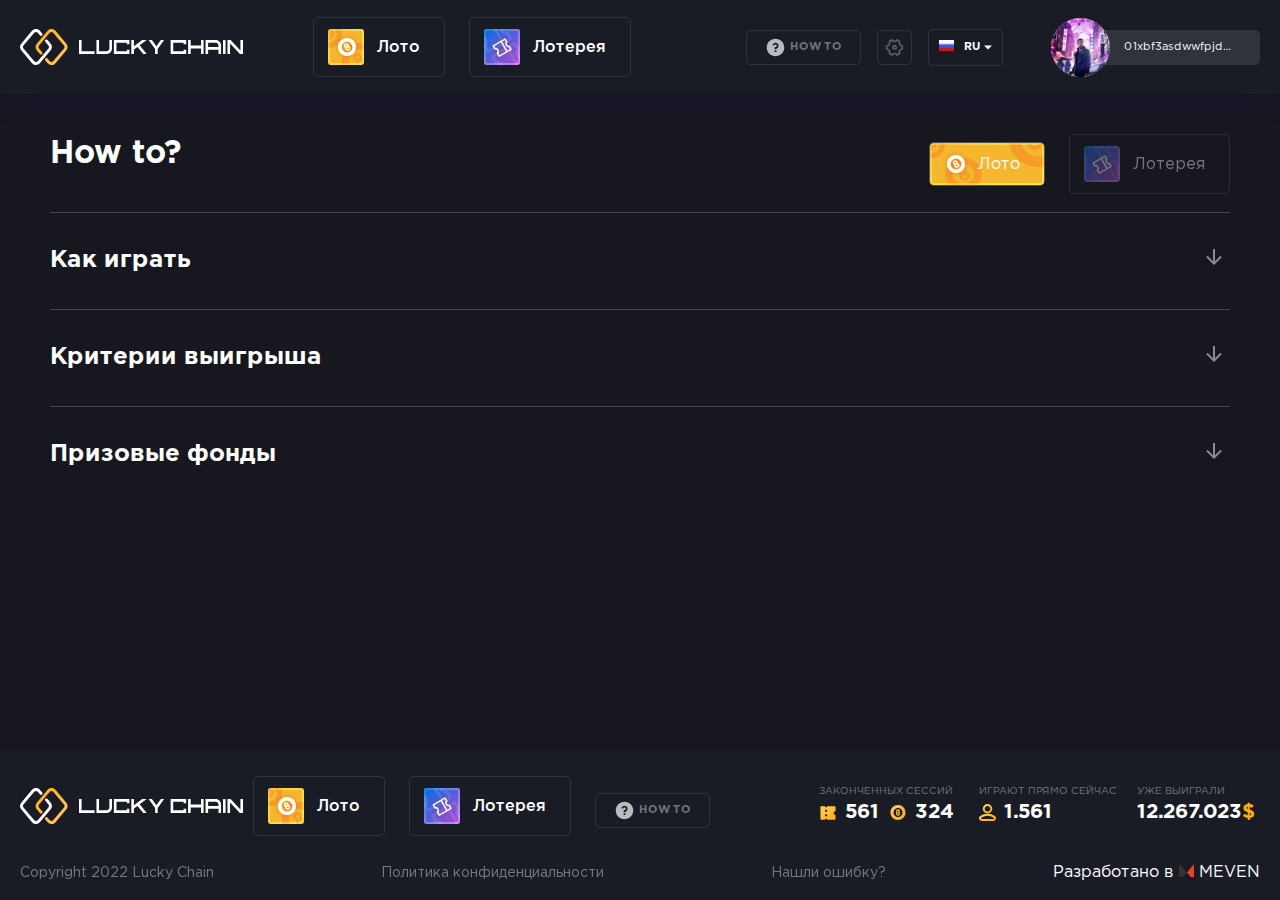
<file: faq.html>
<!DOCTYPE html>
<html lang="ru">
  <head>
    <meta http-equiv="Content-Type" content="text/html;charset=utf-8">
    <meta name="viewport" content="initial-scale=1.0, width=device-width">
    <meta name="format-detection" content="telephone=no">
    <link rel="shortcut icon" type="image/x-icon" href="favicon.ico">
    <link rel="stylesheet" href="vendors/remodal/remodal.css">
    <link rel="stylesheet" href="vendors/remodal/remodal-default-theme.css">
    <link rel="stylesheet" href="vendors/swiper/swiper-css.css">
    <link rel="stylesheet" href="assets/css/app.css">
  </head>
  <body class="dark-theme">
    <header class="header">
      <div class="container">
        <div class="header__mob"><a class="header__logo" href="#"><img class="black" src="assets/images/svg/logo-black.svg" alt=""><img class="white" src="assets/images/svg/logo-white.svg" alt=""></a>
          <div class="header__tgl js-tgl"><svg class="op"><use xlink:href="assets/images/svg/svg.svg#toggle"></use></svg>
<svg class="cl"><use xlink:href="assets/images/svg/svg.svg#close"></use></svg>
          </div>
        </div>
        <div class="header__inner">
          <div class="header__left"><a class="header__logo" href="#"><img class="black" src="assets/images/svg/logo-black.svg" alt=""><img class="white" src="assets/images/svg/logo-white.svg" alt=""></a>
            <div class="header__links"><a class="header__links-item bg1" href="#"><span class="header__links-icon"><img src="assets/images/svg/header-icon1.svg" alt=""></span><span class="header__links-tx">Лото</span></a><a class="header__links-item bg2" href="#"><span class="header__links-icon"><img src="assets/images/svg/header-icon2.svg" alt=""></span><span class="header__links-tx">Лотерея</span></a></div>
          </div>
          <div class="header__mob-menu">
            <ul>
              <li><a href="#">Лото</a></li>
              <li><a href="#">Лотерея</a></li>
              <li><a href="#">Кошелек</a></li>
              <li><a href="#">История транзакций</a></li>
              <li><a href="#">Перейти в дашборд</a></li>
              <li><a href="#">How to</a></li>
            </ul>
          </div>
          <div class="header__right"><a class="header__how" href="#"><svg><use xlink:href="assets/images/svg/svg.svg#quest"></use></svg><span>HOW TO</span></a>
            <div class="header__settings"><a class="header__settings-title" href="#" data-remodal-target="modalSet"><svg><use xlink:href="assets/images/svg/svg.svg#setting"></use></svg></a></div>
            <div class="header__lang">
              <div class="header__lang-title js-lang">
                <div class="header__lang-fl"><img src="assets/images/fl1.jpg" alt=""></div>
                <div class="header__lang-tit">ru</div>
                <div class="header__lang-ar"><svg><use xlink:href="assets/images/svg/svg.svg#arrow"></use></svg></div>
              </div>
              <div class="header__lang-drop"><a class="header__lang-drop-item" href="#"><span class="header__lang-drop-fl"><img src="assets/images/fl2.jpg" alt=""></span><span class="header__lang-drop-tit">IE</span></a><a class="header__lang-drop-item" href="#"><span class="header__lang-drop-fl"><img src="assets/images/fl3.jpg" alt=""></span><span class="header__lang-drop-tit">EN</span></a></div>
            </div><!--a(href="#" data-remodal-target="modalKl").button.button-primary<span class="icon"><svg><use xlink:href="assets/images/svg/svg.svg#user"></use></svg></span><span class="tx"><span>ПРивязать кошелек --></span></span>
            <div class="header__user">
              <div class="header__user-ava" data-remodal-target="modalMenu"><img src="assets/images/ava-big.jpg" alt=""></div>
              <div class="header__user-bl">
                <div class="header__user-bl-name">Denny</div>
                <div class="header__user-bl-in">
                  <div class="header__user-bl-inner" id="bl2">01xbf3asdwwfpjd8f0xbf3asdwwfpjd8f</div>
                  <div class="header__user-bl-bt" onclick="copytext('#bl2')"><img src="assets/images/svg/copy2.svg" alt=""></div>
                </div>
              </div>
            </div>
          </div>
        </div>
      </div>
    </header>
    <div class="wrapper">
      <div class="faq tabs_wrapper">
        <div class="container">
          <div class="faq__top">
            <h1>How to?</h1>
            <ul class="tabs">
              <li class="tab-link current" id="tab-1"><a class="button button-lt" href="#"><span class="button-lt-icon"><img src="assets/images/svg/header-icon1.svg" alt=""></span><span class="button-lt-tx">Лото</span></a></li>
              <li class="tab-link" id="tab-2"><a class="button button-ltr" href="#"><span class="button-ltr-icon"><img src="assets/images/svg/header-icon2.svg" alt=""></span><span class="button-ltr-tx">Лотерея</span></a></li>
            </ul>
          </div>
          <div class="faq__inner">
            <div class="tabs_container">
              <div class="tab-content current" data-tab="tab-1">
                <div class="accordion">
                  <div class="accordion__item">
                    <div class="accordion__title">Как играть</div>
                    <div class="accordion__content">
                      <div class="faq__tx">Выигрыш засчитывается, если цифры на билете стоят в правильном порядке.</div>
                      <div class="faq__ct">
                        <div class="faq__ct-tx">
                          <p>Вот пример розыгрыша лотереи с двумя билетами: A и B.</p>
                          <p><b>Билет A:</b> первые три цифры и последние две цифры совпадают, но четвертая цифра не совпадает, поэтому такой билет выигрывает лишь приз за "Совпадение первых трех цифр".</p>
                          <p><b>Билет B:</b> последние пять цифр совпадают, но первая неправильная, поэтому такой билет не получает ничего.</p>
                          <p>Категории призов не складываются: если у вас совпадают первые три цифры в заказе, вы получите лишь призы из категории "Совпадение трех", но не из категорий "Совпадение одной" и "Совпадение двух".</p>
                        </div>
                        <div class="faq__ct-img"><img class="wh" src="assets/images/faq-img.png" alt=""><img class="bl" src="assets/images/faq-img-b1.png" alt=""></div>
                      </div>
                    </div>
                  </div>
                  <div class="accordion__item">
                    <div class="accordion__title">Критерии выигрыша</div>
                    <div class="accordion__content">
                      <div class="faq__tx">Выигрыш засчитывается, если цифры на билете стоят в правильном порядке.</div>
                      <div class="faq__ct">
                        <div class="faq__ct-tx">
                          <p>Вот пример розыгрыша лотереи с двумя билетами: A и B.</p>
                          <p><b>Билет A:</b> первые три цифры и последние две цифры совпадают, но четвертая цифра не совпадает, поэтому такой билет выигрывает лишь приз за "Совпадение первых трех цифр".</p>
                          <p><b>Билет B:</b> последние пять цифр совпадают, но первая неправильная, поэтому такой билет не получает ничего.</p>
                          <p>Категории призов не складываются: если у вас совпадают первые три цифры в заказе, вы получите лишь призы из категории "Совпадение трех", но не из категорий "Совпадение одной" и "Совпадение двух".</p>
                        </div>
                        <div class="faq__ct-img"><img class="wh" src="assets/images/faq-img.png" alt=""><img class="bl" src="assets/images/faq-img-b1.png" alt=""></div>
                      </div>
                    </div>
                  </div>
                  <div class="accordion__item">
                    <div class="accordion__title">Призовые фонды</div>
                    <div class="accordion__content">
                      <div class="faq__tx">Призы за каждый раунд лотереи поступают из трех источников:</div>
                      <div class="faq__ct">
                        <div class="faq__ct-tx">
                          <p><b>Покупки билетов</b> <br> Сто процентов CAKE, выплаченных теми, кто купил билеты на раунд, возвращаются в призовые пулы.</p>
                          <p><b>Перенос призов</b> Если по окончании раунда в одной из категорий призов никто не выигрывает, то не полученные в такой категории CAKE переносятся на следующий раунд и распределяются среди призовых фондов.</p>
                          <p><b> Инъекции CAKE</b> В течение недели из фонда в раунды лотереи добавляются 35 000 CAKE. Эти CAKE, конечно, тоже включены в переносы! Подробнее — в нашем руководстве по Токеномике CAKE.</p>
                        </div>
                        <div class="faq__ct-img"><img class="wh" src="assets/images/faq-img2.png" alt=""><img class="bl" src="assets/images/faq-img-b2.png" alt=""></div>
                      </div>
                    </div>
                  </div>
                </div>
              </div>
              <div class="tab-content" data-tab="tab-2">
                <div class="accordion">
                  <div class="accordion__item">
                    <div class="accordion__title">Как купить билет</div>
                    <div class="accordion__content">
                      <div class="faq__tx">Выигрыш засчитывается, если цифры на билете стоят в правильном порядке.</div>
                      <div class="faq__ct">
                        <div class="faq__ct-tx">
                          <p>Вот пример розыгрыша лотереи с двумя билетами: A и B.</p>
                          <p><b>Билет A:</b> первые три цифры и последние две цифры совпадают, но четвертая цифра не совпадает, поэтому такой билет выигрывает лишь приз за "Совпадение первых трех цифр".</p>
                          <p><b>Билет B:</b> последние пять цифр совпадают, но первая неправильная, поэтому такой билет не получает ничего.</p>
                          <p>Категории призов не складываются: если у вас совпадают первые три цифры в заказе, вы получите лишь призы из категории "Совпадение трех", но не из категорий "Совпадение одной" и "Совпадение двух".</p>
                        </div>
                        <div class="faq__ct-img"><img class="wh" src="assets/images/faq-img.png" alt=""><img class="bl" src="assets/images/faq-img-b1.png" alt=""></div>
                      </div>
                    </div>
                  </div>
                  <div class="accordion__item">
                    <div class="accordion__title">Как играть</div>
                    <div class="accordion__content">
                      <div class="faq__al">
                        <div class="faq__al-tx">
                          <p><b>В билете два игровых поля, в каждом — по 15 чисел в диапазоне от 1 до 90. Комбинации чисел в билетах уже сформированы, поэтому вам нужно просто выбрать понравившийся билет.</b></p>
                          <p>Розыгрыш проходит в несколько туров. Ведущий по одному достаёт из мешка бочонки с номерами. Если в вашем билете есть число с номером бочонка, вы его зачёркиваете. Всего в мешке 90 бочонков.</p>
                        </div>
                        <div class="faq__al-list">
                          <div class="faq__al-list-item">
                            <div class="faq__al-list-img"><img class="wh" src="assets/images/faq-img3.png" alt=""><img class="bl" src="assets/images/faq-img-b3.png" alt=""></div>
                            <div class="faq__al-list-title">Первый тур</div>
                            <p>В первом туре выигрывают билеты, в которых раньше других совпадут 5 чисел в любой горизонтальной строке. Как только появляется победитель или победители, тур закончен.</p>
                          </div>
                          <div class="faq__al-list-item">
                            <div class="faq__al-list-img"><img class="wh" src="assets/images/faq-img4.png" alt=""><img class="bl" src="assets/images/faq-img-b4.png" alt=""></div>
                            <div class="faq__al-list-title">Второй тур</div>
                            <p>Во втором туре выигрывают билеты, в которых все 15 чисел в одном из полей (верхнем или нижнем) раньше других совпали с номерами бочонков.</p>
                            <p>Если 15 чисел в одном из полей совпали на 15-м ходу — выигрывают Джекпот.</p>
                          </div>
                          <div class="faq__al-list-item">
                            <div class="faq__al-list-img"><img class="wh" src="assets/images/faq-img5.png" alt=""><img class="bl" src="assets/images/faq-img-b5.png" alt=""></div>
                            <div class="faq__al-list-title">Третий и последующие туры</div>
                            <p>В третьем и последующих турах выигрывают билеты, в которых все 30 чисел раньше других совпали с номерами бочонков.</p>
                          </div>
                        </div>
                      </div>
                    </div>
                  </div>
                  <div class="accordion__item">
                    <div class="accordion__title">Как увеличить шансы выигрыша</div>
                    <div class="accordion__content">
                      <div class="faq__tx">Призы за каждый раунд лотереи поступают из трех источников:</div>
                      <div class="faq__ct">
                        <div class="faq__ct-tx">
                          <p><b>Покупки билетов</b> <br> Сто процентов CAKE, выплаченных теми, кто купил билеты на раунд, возвращаются в призовые пулы.</p>
                          <p><b>Перенос призов</b> Если по окончании раунда в одной из категорий призов никто не выигрывает, то не полученные в такой категории CAKE переносятся на следующий раунд и распределяются среди призовых фондов.</p>
                          <p><b> Инъекции CAKE</b> В течение недели из фонда в раунды лотереи добавляются 35 000 CAKE. Эти CAKE, конечно, тоже включены в переносы! Подробнее — в нашем руководстве по Токеномике CAKE.</p>
                        </div>
                        <div class="faq__ct-img"><img class="wh" src="assets/images/faq-img.png" alt=""><img class="bl" src="assets/images/faq-img-b1.png" alt=""></div>
                      </div>
                    </div>
                  </div>
                  <div class="accordion__item">
                    <div class="accordion__title">Где узнать результаты</div>
                    <div class="accordion__content">
                      <div class="faq__tx">Призы за каждый раунд лотереи поступают из трех источников:</div>
                      <div class="faq__ct">
                        <div class="faq__ct-tx">
                          <p><b>Покупки билетов</b> <br> Сто процентов CAKE, выплаченных теми, кто купил билеты на раунд, возвращаются в призовые пулы.</p>
                          <p><b>Перенос призов</b> Если по окончании раунда в одной из категорий призов никто не выигрывает, то не полученные в такой категории CAKE переносятся на следующий раунд и распределяются среди призовых фондов.</p>
                          <p><b> Инъекции CAKE</b> В течение недели из фонда в раунды лотереи добавляются 35 000 CAKE. Эти CAKE, конечно, тоже включены в переносы! Подробнее — в нашем руководстве по Токеномике CAKE.</p>
                        </div>
                        <div class="faq__ct-img"><img class="wh" src="assets/images/faq-img.png" alt=""><img class="bl" src="assets/images/faq-img-b1.png" alt=""></div>
                      </div>
                    </div>
                  </div>
                  <div class="accordion__item">
                    <div class="accordion__title">Как получить выигрыш</div>
                    <div class="accordion__content">
                      <div class="faq__tx">Призы за каждый раунд лотереи поступают из трех источников:</div>
                      <div class="faq__ct">
                        <div class="faq__ct-tx">
                          <p><b>Покупки билетов</b> <br> Сто процентов CAKE, выплаченных теми, кто купил билеты на раунд, возвращаются в призовые пулы.</p>
                          <p><b>Перенос призов</b> Если по окончании раунда в одной из категорий призов никто не выигрывает, то не полученные в такой категории CAKE переносятся на следующий раунд и распределяются среди призовых фондов.</p>
                          <p><b> Инъекции CAKE</b> В течение недели из фонда в раунды лотереи добавляются 35 000 CAKE. Эти CAKE, конечно, тоже включены в переносы! Подробнее — в нашем руководстве по Токеномике CAKE.</p>
                        </div>
                        <div class="faq__ct-img"><img class="wh" src="assets/images/faq-img.png" alt=""><img class="bl" src="assets/images/faq-img-b1.png" alt=""></div>
                      </div>
                    </div>
                  </div>
                </div>
              </div>
            </div>
          </div>
        </div>
      </div>
    </div>
    <footer class="footer">
      <div class="container">
        <div class="footer__top">
          <div class="footer__left"><a class="footer__logo" href="#"><img class="black" src="assets/images/svg/logo-black.svg" alt=""><img class="white" src="assets/images/svg/logo-white.svg" alt=""></a>
            <div class="header__links"><a class="header__links-item bg1" href="#"><span class="header__links-icon"><img src="assets/images/svg/header-icon1.svg" alt=""></span><span class="header__links-tx">Лото</span></a><a class="header__links-item bg2" href="#"><span class="header__links-icon"><img src="assets/images/svg/header-icon2.svg" alt=""></span><span class="header__links-tx">Лотерея</span></a><a class="header__how" href="#"><svg><use xlink:href="assets/images/svg/svg.svg#quest"></use></svg><span>HOW TO</span></a></div>
          </div>
          <div class="footer__right">
            <div class="footer__nb">
              <div class="footer__nb-item">
                <div class="footer__nb-title">Законченных сессий</div>
                <div class="footer__nb-nmb"> <img src="assets/images/svg/icon4.svg" alt=''> 561</div>
                <div class="footer__nb-nmb"> <img src="assets/images/svg/icon5.svg" alt=''> 324</div>
              </div>
              <div class="footer__nb-item">
                <div class="footer__nb-title">Играют прямо сейчас</div>
                <div class="footer__nb-nmb"> <img src="assets/images/svg/icon6.svg" alt=''> 1.561</div>
              </div>
              <div class="footer__nb-item">
                <div class="footer__nb-title">Уже выиграли</div>
                <div class="footer__nb-nmb">12.267.023<span>$</span></div>
              </div>
            </div>
          </div>
        </div>
        <div class="footer__bottom">
          <div class="footer__tx">Copyright 2022 Lucky Chain</div><a class="footer__link m2" href="#">Политика конфиденциальности</a><a class="footer__link m3" href="#">Нашли ошибку?</a><a class="footer__dev" href="#">Разработано в     <img src="assets/images/svg/dev.svg" alt=''>     MEVEN</a>
        </div>
      </div>
    </footer>
    <div class="remodal-bg"></div>
    <div class="remodal" data-remodal-id="modal1">
      <div class="button remodal-close" data-remodal-action="close"></div>
      <div class="remodal__inner">
        <div class="remodal__bil">
          <div class="remodal__bil-smile"><img src="assets/images/svg/smile.svg" alt=""></div>
          <div class="remodal__bil-title">Тикет не выиграл</div>
          <div class="remodal__bil-tx">Призовой фонд составил</div>
          <div class="remodal__bil-price">67.023<span>$</span></div>
          <div class="remodal__bil-ch col1">Совпало 0</div>
          <div class="remodal__bil-nb">
            <div class="remodal__bil-nb-in">
              <div class="remodal__bil-nb-item er">1</div>
            </div>
            <div class="remodal__bil-nb-in">
              <div class="remodal__bil-nb-item ok">2</div>
            </div>
            <div class="remodal__bil-nb-in">
              <div class="remodal__bil-nb-item ok">4</div>
            </div>
            <div class="remodal__bil-nb-in">
              <div class="remodal__bil-nb-item ok">7</div>
            </div>
            <div class="remodal__bil-nb-in">
              <div class="remodal__bil-nb-item ok">3</div>
            </div>
            <div class="remodal__bil-nb-in">
              <div class="remodal__bil-nb-item ok">5</div>
            </div>
          </div>
          <div class="remodal__bil-sl">
            <div class="remodal__bil-sl-title">Выпавшие числа:</div>
            <div class="remodal__bil-sl-list">
              <div class="remodal__bil-sl-list-item col">8</div>
              <div class="remodal__bil-sl-list-item">2</div>
              <div class="remodal__bil-sl-list-item">4</div>
              <div class="remodal__bil-sl-list-item">7</div>
              <div class="remodal__bil-sl-list-item">3</div>
              <div class="remodal__bil-sl-list-item">5</div>
            </div>
          </div>
          <div class="remodal__btn"><a class="button button-primary" href="#" data-remodal-action="close"><span class="icon"><img src="assets/images/svg/arrow3.svg" alt=""></span><span class="tx"><span>Понятно</span></span></a></div>
        </div>
      </div>
    </div>
    <div class="remodal" data-remodal-id="modal2">
      <div class="button remodal-close" data-remodal-action="close"></div>
      <div class="remodal__inner">
        <div class="remodal__bil">
          <div class="remodal__bil-smile"><img src="assets/images/svg/smile.svg" alt=""></div>
          <div class="remodal__bil-title">Билет не выиграл</div>
          <div class="remodal__bil-tx">Призовой фонд составил</div>
          <div class="remodal__bil-price">67.023<span>$</span></div>
          <div class="remodal__bil-ch col1">Не все числа совпали</div>
          <div class="remodal__bil-tbl">
            <div class="wl__vm-in">
              <div class="wl__vm-top"> №7129190512651</div>
              <div class="wl__vm-tx">
                <div class="wl__vm-tbl">
                  <div class="wl__vm-tbl-item">1</div>
                  <div class="wl__vm-tbl-item"></div>
                  <div class="wl__vm-tbl-item">56</div>
                  <div class="wl__vm-tbl-item">93</div>
                  <div class="wl__vm-tbl-item"><img src="assets/images/svg/ok.svg" alt=''></div>
                  <div class="wl__vm-tbl-item">23</div>
                  <div class="wl__vm-tbl-item"></div>
                  <div class="wl__vm-tbl-item">7</div>
                  <div class="wl__vm-tbl-item">00</div>
                  <div class="wl__vm-tbl-item">7</div>
                  <div class="wl__vm-tbl-item">93</div>
                  <div class="wl__vm-tbl-item"></div>
                  <div class="wl__vm-tbl-item">23</div>
                  <div class="wl__vm-tbl-item"><img src="assets/images/svg/ok.svg" alt=''></div>
                  <div class="wl__vm-tbl-item">00</div>
                  <div class="wl__vm-tbl-item">56</div>
                  <div class="wl__vm-tbl-item"></div>
                  <div class="wl__vm-tbl-item">1</div>
                  <div class="wl__vm-tbl-item">00</div>
                  <div class="wl__vm-tbl-item">56</div>
                  <div class="wl__vm-tbl-item"><img src="assets/images/svg/ok.svg" alt=''></div>
                  <div class="wl__vm-tbl-item">7</div>
                  <div class="wl__vm-tbl-item">93</div>
                  <div class="wl__vm-tbl-item"></div>
                  <div class="wl__vm-tbl-item">1</div>
                  <div class="wl__vm-tbl-item">23</div>
                  <div class="wl__vm-tbl-item"></div>
                </div>
                <div class="wl__vm-tbl">
                  <div class="wl__vm-tbl-item">1</div>
                  <div class="wl__vm-tbl-item"></div>
                  <div class="wl__vm-tbl-item">56</div>
                  <div class="wl__vm-tbl-item">93</div>
                  <div class="wl__vm-tbl-item"><img src="assets/images/svg/ok.svg" alt=''></div>
                  <div class="wl__vm-tbl-item">23</div>
                  <div class="wl__vm-tbl-item"></div>
                  <div class="wl__vm-tbl-item">7</div>
                  <div class="wl__vm-tbl-item">00</div>
                  <div class="wl__vm-tbl-item">7</div>
                  <div class="wl__vm-tbl-item">93</div>
                  <div class="wl__vm-tbl-item"></div>
                  <div class="wl__vm-tbl-item">23</div>
                  <div class="wl__vm-tbl-item"> <img src="assets/images/svg/ok.svg" alt=''></div>
                  <div class="wl__vm-tbl-item">00</div>
                  <div class="wl__vm-tbl-item">56</div>
                  <div class="wl__vm-tbl-item"></div>
                  <div class="wl__vm-tbl-item">1</div>
                  <div class="wl__vm-tbl-item">00</div>
                  <div class="wl__vm-tbl-item">56</div>
                  <div class="wl__vm-tbl-item"></div>
                  <div class="wl__vm-tbl-item">7</div>
                  <div class="wl__vm-tbl-item">93</div>
                  <div class="wl__vm-tbl-item"><img src="assets/images/svg/ok.svg" alt=''></div>
                  <div class="wl__vm-tbl-item">1</div>
                  <div class="wl__vm-tbl-item">23</div>
                  <div class="wl__vm-tbl-item"></div>
                </div>
              </div>
            </div>
          </div>
          <div class="remodal__bil-sl">
            <div class="remodal__bil-sl-title">Выпавшие числа:</div>
            <div class="remodal__bil-sl-list">
              <div class="remodal__bil-sl-list-item">45</div>
              <div class="remodal__bil-sl-list-item">2</div>
              <div class="remodal__bil-sl-list-item">85</div>
              <div class="remodal__bil-sl-list-item">7</div>
              <div class="remodal__bil-sl-list-item">95</div>
              <div class="remodal__bil-sl-list-item">5</div>
              <div class="remodal__bil-sl-list-item">4</div>
              <div class="remodal__bil-sl-list-item">7</div>
              <div class="remodal__bil-sl-list-item">3</div>
              <div class="remodal__bil-sl-list-item">5</div>
              <div class="remodal__bil-sl-list-item">85</div>
              <div class="remodal__bil-sl-list-item">7</div>
              <div class="remodal__bil-sl-list-item">95</div>
              <div class="remodal__bil-sl-list-item">5</div>
              <div class="remodal__bil-sl-list-item">4</div>
              <div class="remodal__bil-sl-list-item">7</div>
              <div class="remodal__bil-sl-list-item">3</div>
              <div class="remodal__bil-sl-list-item">5</div>
            </div>
          </div>
          <div class="remodal__btn"><a class="button button-primary" href="#" data-remodal-action="close"><span class="icon"><img src="assets/images/svg/arrow3.svg" alt=""></span><span class="tx"><span>Понятно</span></span></a></div>
        </div>
      </div>
    </div>
    <div class="remodal" data-remodal-id="modal3">
      <div class="button remodal-close" data-remodal-action="close"></div>
      <div class="remodal__inner">
        <div class="remodal__bil">
          <div class="remodal__bil-smile"><img src="assets/images/svg/krow.svg" alt=""></div>
          <div class="remodal__bil-title">Поздравляем</div>
          <div class="remodal__bil-tx">Ваш выигрыш составил:</div>
          <div class="remodal__bil-price">67.023<span>$</span></div>
          <div class="remodal__bil-ch col2">Совпало 6</div>
          <div class="remodal__bil-nb">
            <div class="remodal__bil-nb-in">
              <div class="remodal__bil-nb-item ok">1</div>
            </div>
            <div class="remodal__bil-nb-in">
              <div class="remodal__bil-nb-item ok">2</div>
            </div>
            <div class="remodal__bil-nb-in">
              <div class="remodal__bil-nb-item ok">4</div>
            </div>
            <div class="remodal__bil-nb-in">
              <div class="remodal__bil-nb-item ok">7</div>
            </div>
            <div class="remodal__bil-nb-in">
              <div class="remodal__bil-nb-item ok">3</div>
            </div>
            <div class="remodal__bil-nb-in">
              <div class="remodal__bil-nb-item ok">5</div>
            </div>
          </div>
          <div class="remodal__vr">
            <div class="remodal__vr-item fl">
              <div class="remodal__vr-img"><img src="assets/images/svg/modal-ic1.svg" alt=""></div>
              <div class="remodal__vr-tx">
                <div class="remodal__vr-tt">Зачисление выигрыша</div>
                <div class="remodal__vr-data">05.04.2022</div>
              </div>
            </div>
            <div class="remodal__vr-item">
              <div class="remodal__vr-tit">Получено</div>
              <div class="remodal__vr-pr">+67.023 <img src="assets/images/svg/modal-ic2.svg" alt=''></div>
            </div>
          </div>
          <div class="remodal__lk">0xbf3asdwwfpjd8f0xbf3asdwwfpjd8f0xbf3asdwwfpjd8f</div>
          <div class="remodal__btn"><a class="button button-primary" href="#" data-remodal-action="close"><span class="icon"><img src="assets/images/svg/arrow3.svg" alt=""></span><span class="tx"><span>Понятно</span></span></a></div>
        </div>
      </div>
    </div>
    <div class="remodal" data-remodal-id="modal4">
      <div class="button remodal-close" data-remodal-action="close"></div>
      <div class="remodal__inner">
        <div class="remodal__bil">
          <div class="remodal__bil-smile"><img src="assets/images/svg/krow.svg" alt=""></div>
          <div class="remodal__bil-title">Поздравляем</div>
          <div class="remodal__bil-tx">Ваш выигрыш составил:</div>
          <div class="remodal__bil-price">67.023<span>$</span></div>
          <div class="remodal__bil-ch col2">1 тур</div>
          <div class="remodal__bil-nb">
            <div class="remodal__bil-nb-in">
              <div class="remodal__bil-nb-item wh">1</div>
            </div>
            <div class="remodal__bil-nb-in">
              <div class="remodal__bil-nb-item wh">2</div>
            </div>
            <div class="remodal__bil-nb-in">
              <div class="remodal__bil-nb-item wh">4</div>
            </div>
            <div class="remodal__bil-nb-in">
              <div class="remodal__bil-nb-item wh">7</div>
            </div>
            <div class="remodal__bil-nb-in">
              <div class="remodal__bil-nb-item wh">3</div>
            </div>
            <div class="remodal__bil-nb-in">
              <div class="remodal__bil-nb-item wh">5</div>
            </div>
          </div>
          <div class="remodal__bil-tbl">
            <div class="wl__vm-in">
              <div class="wl__vm-top"> №7129190512651</div>
              <div class="wl__vm-tx">
                <div class="wl__vm-tbl">
                  <div class="wl__vm-tbl-item"><img src="assets/images/svg/ok.svg" alt=''></div>
                  <div class="wl__vm-tbl-item"></div>
                  <div class="wl__vm-tbl-item"><img src="assets/images/svg/ok.svg" alt=''></div>
                  <div class="wl__vm-tbl-item"></div>
                  <div class="wl__vm-tbl-item"><img src="assets/images/svg/ok.svg" alt=''></div>
                  <div class="wl__vm-tbl-item"><img src="assets/images/svg/ok.svg" alt=''></div>
                  <div class="wl__vm-tbl-item"></div>
                  <div class="wl__vm-tbl-item"><img src="assets/images/svg/ok.svg" alt=''></div>
                  <div class="wl__vm-tbl-item"><img src="assets/images/svg/ok.svg" alt=''></div>
                  <div class="wl__vm-tbl-item">7</div>
                  <div class="wl__vm-tbl-item">93</div>
                  <div class="wl__vm-tbl-item"></div>
                  <div class="wl__vm-tbl-item">23</div>
                  <div class="wl__vm-tbl-item"></div>
                  <div class="wl__vm-tbl-item">00</div>
                  <div class="wl__vm-tbl-item">56</div>
                  <div class="wl__vm-tbl-item"></div>
                  <div class="wl__vm-tbl-item">1</div>
                  <div class="wl__vm-tbl-item">00</div>
                  <div class="wl__vm-tbl-item">56</div>
                  <div class="wl__vm-tbl-item"></div>
                  <div class="wl__vm-tbl-item">7</div>
                  <div class="wl__vm-tbl-item">93</div>
                  <div class="wl__vm-tbl-item"></div>
                  <div class="wl__vm-tbl-item">1</div>
                  <div class="wl__vm-tbl-item">23</div>
                  <div class="wl__vm-tbl-item"></div>
                </div>
                <div class="wl__vm-tbl">
                  <div class="wl__vm-tbl-item">1</div>
                  <div class="wl__vm-tbl-item"></div>
                  <div class="wl__vm-tbl-item">56</div>
                  <div class="wl__vm-tbl-item">93</div>
                  <div class="wl__vm-tbl-item"></div>
                  <div class="wl__vm-tbl-item">23</div>
                  <div class="wl__vm-tbl-item"></div>
                  <div class="wl__vm-tbl-item">7</div>
                  <div class="wl__vm-tbl-item">00</div>
                  <div class="wl__vm-tbl-item">7</div>
                  <div class="wl__vm-tbl-item">93</div>
                  <div class="wl__vm-tbl-item"></div>
                  <div class="wl__vm-tbl-item">23</div>
                  <div class="wl__vm-tbl-item"></div>
                  <div class="wl__vm-tbl-item">00</div>
                  <div class="wl__vm-tbl-item">56</div>
                  <div class="wl__vm-tbl-item"></div>
                  <div class="wl__vm-tbl-item">1</div>
                  <div class="wl__vm-tbl-item">00</div>
                  <div class="wl__vm-tbl-item">56</div>
                  <div class="wl__vm-tbl-item"></div>
                  <div class="wl__vm-tbl-item">7</div>
                  <div class="wl__vm-tbl-item">93</div>
                  <div class="wl__vm-tbl-item"></div>
                  <div class="wl__vm-tbl-item">1</div>
                  <div class="wl__vm-tbl-item">23</div>
                  <div class="wl__vm-tbl-item"></div>
                </div>
              </div>
            </div>
          </div>
          <div class="remodal__vr">
            <div class="remodal__vr-item fl">
              <div class="remodal__vr-img"><img src="assets/images/svg/modal-ic1.svg" alt=""></div>
              <div class="remodal__vr-tx">
                <div class="remodal__vr-tt">Зачисление выигрыша</div>
                <div class="remodal__vr-data">05.04.2022</div>
              </div>
            </div>
            <div class="remodal__vr-item">
              <div class="remodal__vr-tit">Получено</div>
              <div class="remodal__vr-pr">+67.023 <img src="assets/images/svg/modal-ic2.svg" alt=''></div>
            </div>
          </div>
          <div class="remodal__lk">0xbf3asdwwfpjd8f0xbf3asdwwfpjd8f0xbf3asdwwfpjd8f</div>
          <div class="remodal__btn"><a class="button button-primary" href="#" data-remodal-action="close"><span class="icon"><img src="assets/images/svg/arrow3.svg" alt=""></span><span class="tx"><span>Понятно</span></span></a></div>
        </div>
      </div>
    </div>
    <div class="remodal" data-remodal-id="modal5">
      <div class="button remodal-close" data-remodal-action="close"></div>
      <div class="remodal__inner">
        <div class="remodal__title">Поделиться</div>
        <div class="remodal__soc-i">
          <div class="remodal__soc"><a class="remodal__soc-item" href="#"><span class="remodal__soc-im"><img src="assets/images/sc1.jpg" alt=""></span><span class="remodal__soc-tx">ВКонтакте</span></a><a class="remodal__soc-item" href="#"><span class="remodal__soc-im"><img src="assets/images/sc2.jpg" alt=""></span><span class="remodal__soc-tx">WhatsApp</span></a><a class="remodal__soc-item" href="#"><span class="remodal__soc-im"><img src="assets/images/sc3.jpg" alt=""></span><span class="remodal__soc-tx">Facebook</span></a><a class="remodal__soc-item" href="#"><span class="remodal__soc-im"><img src="assets/images/sc4.jpg" alt=""></span><span class="remodal__soc-tx">Twitter</span></a><a class="remodal__soc-item" href="#"><span class="remodal__soc-im"><img src="assets/images/sc5.jpg" alt=""></span><span class="remodal__soc-tx">Email</span></a><a class="remodal__soc-item" href="#"><span class="remodal__soc-im"><img src="assets/images/sc6.jpg" alt=""></span><span class="remodal__soc-tx">Instagram</span></a></div>
        </div>
        <div class="remodal__ref">
          <div class="remodal__ref-title">Ваша реферальная ссылка</div>
          <div class="remodal__ref-in">
            <div class="remodal__ref-tx" id="blM2">askdfaskf/awkdqwldwa/wdfkwdfkwdfkwdfkwdfkwdfkwdfk</div>
            <button class="remodal__ref-bt button">
              <div class="button button-primary" onclick="copytext('#blM2')"><span class="icon"><img src="assets/images/svg/copy3.svg" alt=""></span></div>
            </button>
          </div>
        </div>
      </div>
    </div>
    <div class="remodal" data-remodal-id="modal6">
      <div class="button remodal-close" data-remodal-action="close"></div>
      <div class="remodal__inner">
        <div class="remodal__im"><img src="assets/images/svg/modal-ic3.svg" alt=""></div>
        <div class="remodal__title">Билет не найден</div>
        <p>Проверьте введенные данные на наличие ошибок и выполните поиск заново</p>
        <div class="remodal__btn"><a class="button button-primary" href="#"><span class="icon"><img src="assets/images/svg/arrow3-3.svg" alt=""></span><span class="tx"><span>Вернуться назад</span></span></a></div>
      </div>
    </div>
    <div class="remodal" data-remodal-id="modal7">
      <div class="button remodal-close" data-remodal-action="close"></div>
      <div class="remodal__inner">
        <div class="remodal__im"><img src="assets/images/svg/modal-ic4.svg" alt=""></div>
        <div class="remodal__title">Мы успешно получили ваше сообщение</div>
        <p>Свяжемся с вами в течении 12 часов и ответим на вопросы - пожалуйста проверьте почту и папку “спам”</p>
        <div class="remodal__btn"><a class="button button-primary" href="#" data-remodal-action="close"><span class="icon"><img src="assets/images/svg/arrow3.svg" alt=""></span><span class="tx"><span>Понятно</span></span></a></div>
      </div>
    </div>
    <div class="remodal w-2" data-remodal-id="modal8">
      <div class="button remodal-close" data-remodal-action="close"></div>
      <div class="remodal__inner">
        <div class="remodal__title tw">Покупка тикетов</div>
        <div class="remodal__tk">
          <div class="remodal__tk-tt">выбор тикетов <img src="assets/images/svg/ic2.svg" alt=''></div>
          <div class="remodal__tk-main">
            <div class="remodal__tk-sz">
              <div class="remodal__tk-sz-title">Вы выбрали</div>
              <div class="remodal__tk-sz-nb">
                <input type="number" value="10" disabled><img src="assets/images/svg/modal-ic7.svg" alt="">
              </div>
            </div>
            <div class="remodal__tk-chg js-chg"><span class="op">Изменить <svg><use xlink:href="assets/images/svg/svg.svg#ch"></use></svg></span><span class="cl">Подтвердить <svg><use xlink:href="assets/images/svg/svg.svg#ok"></use></svg></span></div>
          </div>
          <div class="remodal__tk-tx col1">Достаточно средств на кошельке</div>
        </div>
        <div class="remodal__tk-blns">
          <div class="remodal__tk-blns-title">Ваш баланс:</div>
          <div class="remodal__tk-blns-pr">0.000 <img src="assets/images/svg/modal-ic8.svg" alt=''></div>
        </div>
        <div class="remodal__tk-tbl">
          <div class="remodal__tk-tbl-row">
            <div class="remodal__tk-tbl-cell">Цена:</div>
            <div class="remodal__tk-tbl-cell">0.100 <img src="assets/images/svg/modal-ic8.svg" alt=''></div>
          </div>
          <div class="remodal__tk-tbl-row">
            <div class="remodal__tk-tbl-cell">Газ:</div>
            <div class="remodal__tk-tbl-cell">0.005 <img src="assets/images/svg/modal-ic8.svg" alt=''></div>
          </div>
          <div class="remodal__tk-tbl-row all">
            <div class="remodal__tk-tbl-cell">Вы платите:</div>
            <div class="remodal__tk-tbl-cell">0.105 <img src="assets/images/svg/modal-ic8.svg" alt=''></div>
          </div>
        </div>
        <div class="remodal__btn l"><a class="button button-primary" href="#" data-remodal-action="close"><span class="icon"><img src="assets/images/svg/modal-ic9.svg" alt=""></span><span class="tx"><span>Оплатить</span></span></a></div>
      </div>
    </div>
    <div class="remodal w-2" data-remodal-id="modal9">
      <div class="button remodal-close" data-remodal-action="close"></div>
      <div class="remodal__inner">
        <div class="remodal__title tw">Покупка тикетов</div>
        <div class="remodal__tk">
          <div class="remodal__tk-tt">выбор тикетов <img src="assets/images/svg/ic2.svg" alt=''></div>
          <div class="remodal__tk-main">
            <div class="remodal__tk-sz">
              <div class="remodal__tk-sz-title">Вы выбрали</div>
              <div class="remodal__tk-sz-nb">
                <input type="number" value="10" disabled><img src="assets/images/svg/modal-ic7.svg" alt="">
              </div>
            </div>
            <div class="remodal__tk-chg js-chg"><span class="op">Изменить <svg><use xlink:href="assets/images/svg/svg.svg#ch"></use></svg></span><span class="cl">Подтвердить <svg><use xlink:href="assets/images/svg/svg.svg#ok"></use></svg></span></div>
          </div>
          <div class="remodal__tk-tx col2">недостаточно средств на кошельке</div>
        </div>
        <div class="remodal__tk-blns">
          <div class="remodal__tk-blns-title">Ваш баланс:</div>
          <div class="remodal__tk-blns-pr">0.000 <img src="assets/images/svg/modal-ic8.svg" alt=''></div>
        </div>
        <div class="remodal__tk-tbl">
          <div class="remodal__tk-tbl-row">
            <div class="remodal__tk-tbl-cell">Цена:</div>
            <div class="remodal__tk-tbl-cell">0.100 <img src="assets/images/svg/modal-ic8.svg" alt=''></div>
          </div>
          <div class="remodal__tk-tbl-row">
            <div class="remodal__tk-tbl-cell">Газ:</div>
            <div class="remodal__tk-tbl-cell">0.005 <img src="assets/images/svg/modal-ic8.svg" alt=''></div>
          </div>
          <div class="remodal__tk-tbl-row all">
            <div class="remodal__tk-tbl-cell">Вы платите:</div>
            <div class="remodal__tk-tbl-cell">0.105 <img src="assets/images/svg/modal-ic8.svg" alt=''></div>
          </div>
        </div>
        <div class="remodal__btn l"><a class="button button-primary" href="#" data-remodal-action="close"><span class="icon"><img src="assets/images/svg/modal-ic9.svg" alt=""></span><span class="tx"><span>Оплатить</span></span></a></div>
      </div>
    </div>
    <div class="remodal w-2" data-remodal-id="modal10">
      <div class="button remodal-close" data-remodal-action="close"></div>
      <div class="remodal__inner">
        <div class="remodal__title tw">Успешная транзакция</div>
        <p>Вы успешно купили тикеты, отслеживать их можно на странице Дэшборд</p>
        <div class="remodal__bil-nb-tn">Ваши тикеты</div>
        <div class="remodal__bil-nb-t">#1</div>
        <div class="remodal__bil-nb tw">
          <div class="remodal__bil-nb-in">
            <div class="remodal__bil-nb-item gr">1</div>
          </div>
          <div class="remodal__bil-nb-in">
            <div class="remodal__bil-nb-item gr">2</div>
          </div>
          <div class="remodal__bil-nb-in">
            <div class="remodal__bil-nb-item gr">4</div>
          </div>
          <div class="remodal__bil-nb-in">
            <div class="remodal__bil-nb-item gr">7</div>
          </div>
          <div class="remodal__bil-nb-in">
            <div class="remodal__bil-nb-item gr">3</div>
          </div>
          <div class="remodal__bil-nb-in">
            <div class="remodal__bil-nb-item gr">5</div>
          </div>
        </div>
        <div class="remodal__bil-nb-t">#2</div>
        <div class="remodal__bil-nb tw">
          <div class="remodal__bil-nb-in">
            <div class="remodal__bil-nb-item gr">1</div>
          </div>
          <div class="remodal__bil-nb-in">
            <div class="remodal__bil-nb-item gr">2</div>
          </div>
          <div class="remodal__bil-nb-in">
            <div class="remodal__bil-nb-item gr">4</div>
          </div>
          <div class="remodal__bil-nb-in">
            <div class="remodal__bil-nb-item gr">7</div>
          </div>
          <div class="remodal__bil-nb-in">
            <div class="remodal__bil-nb-item gr">3</div>
          </div>
          <div class="remodal__bil-nb-in">
            <div class="remodal__bil-nb-item gr">5</div>
          </div>
        </div>
        <div class="remodal__btn l f"><a class="button button-primary" href="#" data-remodal-action="close"><span class="icon"><img src="assets/images/svg/tik.svg" alt=""></span><span class="tx"><span>Купить еще</span></span></a>
          <div class="remodal__bil-link js-md"><span class="op">Детали</span><span class="cl">Свернуть</span> <svg><use xlink:href="assets/images/svg/svg.svg#arrow2"></use></svg></div>
        </div>
        <div class="remodal__mob">
          <div class="remodal__mob-row">
            <div class="remodal__mob-title">Hash</div>
            <div class="remodal__mob-tx">0xb4bc263278d3f77a652a8d73a6bfd8ec0ba1a63923bbb4f38147fb8a943da26d</div>
          </div>
          <div class="remodal__mob-row">
            <div class="remodal__mob-title">Block</div>
            <div class="remodal__mob-tx">6695675 | 7 Confirmations</div>
          </div>
          <div class="remodal__mob-row">
            <div class="remodal__mob-title">Time</div>
            <div class="remodal__mob-tx">11/13/2018 1:16:00 PM (2 minutes ago)</div>
          </div>
          <div class="remodal__mob-row">
            <div class="remodal__mob-title">From</div>
            <div class="remodal__mob-tx">0xbf3a3asdwwfpjd8fsd3asdwwfpjd8fwwfpjd8f</div>
          </div>
          <div class="remodal__mob-row">
            <div class="remodal__mob-title">To</div>
            <div class="remodal__mob-tx">0xbf3a3asdwwfpjd8fsd3asdwwfpjd8fwwfpjd8f</div>
          </div>
          <div class="remodal__mob-row">
            <div class="remodal__mob-title">Value</div>
            <div class="remodal__mob-tx">9.44189 BNB | $1.964,39</div>
          </div>
          <div class="remodal__mob-row">
            <div class="remodal__mob-title">Fee</div>
            <div class="remodal__mob-tx">0.0021 BNB | $0,44</div>
          </div>
          <div class="remodal__mob-row">
            <div class="remodal__mob-title">Gas Price</div>
            <div class="remodal__mob-tx">100 GWei</div>
          </div>
          <div class="remodal__mob-row">
            <div class="remodal__mob-title">Gas Limit</div>
            <div class="remodal__mob-tx">21.000</div>
          </div>
          <div class="remodal__mob-row">
            <div class="remodal__mob-title">Gas Used</div>
            <div class="remodal__mob-tx">21.000</div>
          </div>
        </div>
      </div>
    </div>
    <div class="remodal" data-remodal-id="modal11">
      <div class="button remodal-close" data-remodal-action="close"></div>
      <div class="remodal__inner">
        <div class="remodal__title tw">Покупка тикетов</div>
        <div class="remodal__tk">
          <div class="remodal__tk-tt">выбор тикетов <svg><use xlink:href="assets/images/svg/svg.svg#tik"></use></svg></div>
          <div class="remodal__tk-main">
            <div class="remodal__tk-sz">
              <div class="remodal__tk-sz-title">Вы выбрали</div>
              <div class="remodal__tk-sz-nb">
                <input type="number" value="10" disabled><img src="assets/images/svg/modal-ic7.svg" alt="">
              </div>
            </div>
            <div class="remodal__tk-chg js-chg"><span class="op">Изменить <svg><use xlink:href="assets/images/svg/svg.svg#ch"></use></svg></span><span class="cl">Подтвердить <svg><use xlink:href="assets/images/svg/svg.svg#ok"></use></svg></span></div>
          </div>
          <div class="remodal__tk-tx col1">Достаточно средств на кошельке</div>
        </div>
        <div class="remodal__tk-blns">
          <div class="remodal__tk-blns-title">Ваш баланс:</div>
          <div class="remodal__tk-blns-pr">0.000 <img src="assets/images/svg/modal-ic8.svg" alt=''></div>
        </div>
        <div class="remodal__tk-tbl">
          <div class="remodal__tk-tbl-row">
            <div class="remodal__tk-tbl-cell">Цена:</div>
            <div class="remodal__tk-tbl-cell">0.100 <img src="assets/images/svg/modal-ic8.svg" alt=''></div>
          </div>
          <div class="remodal__tk-tbl-row">
            <div class="remodal__tk-tbl-cell">Газ:</div>
            <div class="remodal__tk-tbl-cell">0.005 <img src="assets/images/svg/modal-ic8.svg" alt=''></div>
          </div>
          <div class="remodal__tk-tbl-row all">
            <div class="remodal__tk-tbl-cell">Вы платите:</div>
            <div class="remodal__tk-tbl-cell">0.105 <img src="assets/images/svg/modal-ic8.svg" alt=''></div>
          </div>
        </div>
        <div class="remodal__btn l"><a class="button button-primary" href="#" data-remodal-action="close"><span class="icon"><img src="assets/images/svg/modal-ic9.svg" alt=""></span><span class="tx"><span>Оплатить</span></span></a></div>
      </div>
    </div>
    <div class="remodal" data-remodal-id="modal12">
      <div class="button remodal-close" data-remodal-action="close"></div>
      <div class="remodal__inner">
        <div class="remodal__title tw">Покупка тикетов</div>
        <div class="remodal__tk">
          <div class="remodal__tk-tt">выбор тикетов <svg><use xlink:href="assets/images/svg/svg.svg#tik"></use></svg></div>
          <div class="remodal__tk-main">
            <div class="remodal__tk-sz">
              <div class="remodal__tk-sz-title">Вы выбрали</div>
              <div class="remodal__tk-sz-nb">
                <input type="number" value="10" disabled><img src="assets/images/svg/modal-ic7.svg" alt="">
              </div>
            </div>
            <div class="remodal__tk-chg js-chg"><span class="op">Изменить <svg><use xlink:href="assets/images/svg/svg.svg#ch"></use></svg></span><span class="cl">Подтвердить <svg><use xlink:href="assets/images/svg/svg.svg#ok"></use></svg></span></div>
          </div>
          <div class="remodal__tk-tx col2">недостаточно средств на кошельке</div>
        </div>
        <div class="remodal__tk-blns">
          <div class="remodal__tk-blns-title">Ваш баланс:</div>
          <div class="remodal__tk-blns-pr">0.000 <img src="assets/images/svg/modal-ic8.svg" alt=''></div>
        </div>
        <div class="remodal__tk-tbl">
          <div class="remodal__tk-tbl-row">
            <div class="remodal__tk-tbl-cell">Цена:</div>
            <div class="remodal__tk-tbl-cell">0.100 <img src="assets/images/svg/modal-ic8.svg" alt=''></div>
          </div>
          <div class="remodal__tk-tbl-row">
            <div class="remodal__tk-tbl-cell">Газ:</div>
            <div class="remodal__tk-tbl-cell">0.005 <img src="assets/images/svg/modal-ic8.svg" alt=''></div>
          </div>
          <div class="remodal__tk-tbl-row all">
            <div class="remodal__tk-tbl-cell">Вы платите:</div>
            <div class="remodal__tk-tbl-cell">0.105 <img src="assets/images/svg/modal-ic8.svg" alt=''></div>
          </div>
        </div>
        <div class="remodal__btn l"><a class="button button-primary" href="#" data-remodal-action="close"><span class="icon"><img src="assets/images/svg/modal-ic9.svg" alt=""></span><span class="tx"><span>Оплатить</span></span></a></div>
      </div>
    </div>
    <div class="remodal w-2" data-remodal-id="modal13">
      <div class="button remodal-close" data-remodal-action="close"></div>
      <div class="remodal__inner">
        <div class="remodal__title tw">Сессия №678</div>
        <p>Вы успешно купили тикеты, отслеживать их можно на странице Дэшборд</p>
        <div class="remodal__bil-nb-tn">Ваши тикеты</div>
        <div class="remodal__bil-nb-t">#1</div>
        <div class="remodal__bil-nb tw">
          <div class="remodal__bil-nb-in">
            <div class="remodal__bil-nb-item gr">1</div>
          </div>
          <div class="remodal__bil-nb-in">
            <div class="remodal__bil-nb-item gr">2</div>
          </div>
          <div class="remodal__bil-nb-in">
            <div class="remodal__bil-nb-item gr">4</div>
          </div>
          <div class="remodal__bil-nb-in">
            <div class="remodal__bil-nb-item gr">7</div>
          </div>
          <div class="remodal__bil-nb-in">
            <div class="remodal__bil-nb-item gr">3</div>
          </div>
          <div class="remodal__bil-nb-in">
            <div class="remodal__bil-nb-item gr">5</div>
          </div>
        </div>
        <div class="remodal__bil-nb-t">#2</div>
        <div class="remodal__bil-nb tw">
          <div class="remodal__bil-nb-in">
            <div class="remodal__bil-nb-item gr">1</div>
          </div>
          <div class="remodal__bil-nb-in">
            <div class="remodal__bil-nb-item gr">2</div>
          </div>
          <div class="remodal__bil-nb-in">
            <div class="remodal__bil-nb-item gr">4</div>
          </div>
          <div class="remodal__bil-nb-in">
            <div class="remodal__bil-nb-item gr">7</div>
          </div>
          <div class="remodal__bil-nb-in">
            <div class="remodal__bil-nb-item gr">3</div>
          </div>
          <div class="remodal__bil-nb-in">
            <div class="remodal__bil-nb-item gr">5</div>
          </div>
        </div>
        <div class="remodal__btn l f"><a class="button button-primary" href="#" data-remodal-action="close"><span class="icon"><img src="assets/images/svg/tik.svg" alt=""></span><span class="tx"><span>Купить еще</span></span></a>
          <div class="remodal__bil-link js-md"><span class="op">Детали</span><span class="cl">Свернуть</span> <svg><use xlink:href="assets/images/svg/svg.svg#arrow2"></use></svg></div>
        </div>
        <div class="remodal__mob">
          <div class="remodal__mob-row">
            <div class="remodal__mob-title">Hash</div>
            <div class="remodal__mob-tx">0xb4bc263278d3f77a652a8d73a6bfd8ec0ba1a63923bbb4f38147fb8a943da26d</div>
          </div>
          <div class="remodal__mob-row">
            <div class="remodal__mob-title">Block</div>
            <div class="remodal__mob-tx">6695675 | 7 Confirmations</div>
          </div>
          <div class="remodal__mob-row">
            <div class="remodal__mob-title">Time</div>
            <div class="remodal__mob-tx">11/13/2018 1:16:00 PM (2 minutes ago)</div>
          </div>
          <div class="remodal__mob-row">
            <div class="remodal__mob-title">From</div>
            <div class="remodal__mob-tx">0xbf3a3asdwwfpjd8fsd3asdwwfpjd8fwwfpjd8f</div>
          </div>
          <div class="remodal__mob-row">
            <div class="remodal__mob-title">To</div>
            <div class="remodal__mob-tx">0xbf3a3asdwwfpjd8fsd3asdwwfpjd8fwwfpjd8f</div>
          </div>
          <div class="remodal__mob-row">
            <div class="remodal__mob-title">Value</div>
            <div class="remodal__mob-tx">9.44189 BNB | $1.964,39</div>
          </div>
          <div class="remodal__mob-row">
            <div class="remodal__mob-title">Fee</div>
            <div class="remodal__mob-tx">0.0021 BNB | $0,44</div>
          </div>
          <div class="remodal__mob-row">
            <div class="remodal__mob-title">Gas Price</div>
            <div class="remodal__mob-tx">100 GWei</div>
          </div>
          <div class="remodal__mob-row">
            <div class="remodal__mob-title">Gas Limit</div>
            <div class="remodal__mob-tx">21.000</div>
          </div>
          <div class="remodal__mob-row">
            <div class="remodal__mob-title">Gas Used</div>
            <div class="remodal__mob-tx">21.000</div>
          </div>
        </div>
      </div>
    </div>
    <div class="remodal w-2" data-remodal-id="modal14">
      <div class="button remodal-close" data-remodal-action="close"></div>
      <div class="remodal__inner">
        <div class="remodal__title tw">Покупка билетов</div>
        <div class="remodal__tk">
          <div class="remodal__tk-tt">выбор билетов <img src="assets/images/svg/ic1.svg" alt=''></div>
          <div class="remodal__tk-main">
            <div class="remodal__tk-sz">
              <div class="remodal__tk-sz-title">Вы выбрали</div>
              <div class="remodal__tk-sz-nb">
                <input type="number" value="10" disabled><img src="assets/images/svg/tk2.svg" alt="">
              </div>
            </div>
            <div class="remodal__tk-chg js-chg"><span class="op">Изменить <svg><use xlink:href="assets/images/svg/svg.svg#ch"></use></svg></span><span class="cl">Подтвердить <svg><use xlink:href="assets/images/svg/svg.svg#ok"></use></svg></span></div>
          </div>
          <div class="remodal__tk-tx col1">Достаточно средств на кошельке</div>
        </div>
        <div class="remodal__tk-blns">
          <div class="remodal__tk-blns-title">Ваш баланс:</div>
          <div class="remodal__tk-blns-pr">0.000 <img src="assets/images/svg/modal-ic8.svg" alt=''></div>
        </div>
        <div class="remodal__tk-tbl">
          <div class="remodal__tk-tbl-row">
            <div class="remodal__tk-tbl-cell">Цена:</div>
            <div class="remodal__tk-tbl-cell">0.100 <img src="assets/images/svg/modal-ic8.svg" alt=''></div>
          </div>
          <div class="remodal__tk-tbl-row">
            <div class="remodal__tk-tbl-cell">Газ:</div>
            <div class="remodal__tk-tbl-cell">0.005 <img src="assets/images/svg/modal-ic8.svg" alt=''></div>
          </div>
          <div class="remodal__tk-tbl-row all">
            <div class="remodal__tk-tbl-cell">Вы платите:</div>
            <div class="remodal__tk-tbl-cell">0.105 <img src="assets/images/svg/modal-ic8.svg" alt=''></div>
          </div>
        </div>
        <div class="remodal__btn l"><a class="button button-primary" href="#" data-remodal-action="close"><span class="icon"><img src="assets/images/svg/modal-ic9.svg" alt=""></span><span class="tx"><span>Оплатить</span></span></a></div>
      </div>
    </div>
    <div class="remodal w-2" data-remodal-id="modal15">
      <div class="button remodal-close" data-remodal-action="close"></div>
      <div class="remodal__inner">
        <div class="remodal__title tw">Покупка билетов</div>
        <div class="remodal__tk">
          <div class="remodal__tk-tt">выбор билетов <img src="assets/images/svg/ic1.svg" alt=''></div>
          <div class="remodal__tk-main">
            <div class="remodal__tk-sz">
              <div class="remodal__tk-sz-title">Вы выбрали</div>
              <div class="remodal__tk-sz-nb">
                <input type="number" value="10" disabled><img src="assets/images/svg/tk2.svg" alt="">
              </div>
            </div>
            <div class="remodal__tk-chg js-chg"><span class="op">Изменить <svg><use xlink:href="assets/images/svg/svg.svg#ch"></use></svg></span><span class="cl">Подтвердить <svg><use xlink:href="assets/images/svg/svg.svg#ok"></use></svg></span></div>
          </div>
          <div class="remodal__tk-tx col2">недостаточно средств на кошельке</div>
        </div>
        <div class="remodal__tk-blns">
          <div class="remodal__tk-blns-title">Ваш баланс:</div>
          <div class="remodal__tk-blns-pr">0.000 <img src="assets/images/svg/modal-ic8.svg" alt=''></div>
        </div>
        <div class="remodal__tk-tbl">
          <div class="remodal__tk-tbl-row">
            <div class="remodal__tk-tbl-cell">Цена:</div>
            <div class="remodal__tk-tbl-cell">0.100 <img src="assets/images/svg/modal-ic8.svg" alt=''></div>
          </div>
          <div class="remodal__tk-tbl-row">
            <div class="remodal__tk-tbl-cell">Газ:</div>
            <div class="remodal__tk-tbl-cell">0.005 <img src="assets/images/svg/modal-ic8.svg" alt=''></div>
          </div>
          <div class="remodal__tk-tbl-row all">
            <div class="remodal__tk-tbl-cell">Вы платите:</div>
            <div class="remodal__tk-tbl-cell">0.105 <img src="assets/images/svg/modal-ic8.svg" alt=''></div>
          </div>
        </div>
        <div class="remodal__btn l"><a class="button button-primary" href="#" data-remodal-action="close"><span class="icon"><img src="assets/images/svg/modal-ic9.svg" alt=""></span><span class="tx"><span>Оплатить</span></span></a></div>
      </div>
    </div>
    <div class="remodal w-2" data-remodal-id="modal16">
      <div class="button remodal-close" data-remodal-action="close"></div>
      <div class="remodal__inner">
        <div class="remodal__title tw">Успешная транзакция</div>
        <p>Вы успешно купили билеты, отслеживать их можно на странице Дэшборд</p>
        <div class="remodal__bil-tbl">
          <div class="remodal__bil-tbl-slider swiper jd-tbl-sl">
            <div class="swiper-wrapper">
              <div class="swiper-slide">
                <div class="wl__vm-in">
                  <div class="wl__vm-top"> №7129190512651</div>
                  <div class="wl__vm-tx">
                    <div class="wl__vm-tbl">
                      <div class="wl__vm-tbl-item">1</div>
                      <div class="wl__vm-tbl-item"></div>
                      <div class="wl__vm-tbl-item">56</div>
                      <div class="wl__vm-tbl-item">93</div>
                      <div class="wl__vm-tbl-item"></div>
                      <div class="wl__vm-tbl-item">23</div>
                      <div class="wl__vm-tbl-item"></div>
                      <div class="wl__vm-tbl-item">7</div>
                      <div class="wl__vm-tbl-item">00</div>
                      <div class="wl__vm-tbl-item">7</div>
                      <div class="wl__vm-tbl-item">93</div>
                      <div class="wl__vm-tbl-item"></div>
                      <div class="wl__vm-tbl-item">23</div>
                      <div class="wl__vm-tbl-item"></div>
                      <div class="wl__vm-tbl-item">00</div>
                      <div class="wl__vm-tbl-item">56</div>
                      <div class="wl__vm-tbl-item"></div>
                      <div class="wl__vm-tbl-item">1</div>
                      <div class="wl__vm-tbl-item">00</div>
                      <div class="wl__vm-tbl-item">56</div>
                      <div class="wl__vm-tbl-item"></div>
                      <div class="wl__vm-tbl-item">7</div>
                      <div class="wl__vm-tbl-item">93</div>
                      <div class="wl__vm-tbl-item"></div>
                      <div class="wl__vm-tbl-item">1</div>
                      <div class="wl__vm-tbl-item">23</div>
                      <div class="wl__vm-tbl-item"></div>
                    </div>
                    <div class="wl__vm-tbl">
                      <div class="wl__vm-tbl-item">1</div>
                      <div class="wl__vm-tbl-item"></div>
                      <div class="wl__vm-tbl-item">56</div>
                      <div class="wl__vm-tbl-item">93</div>
                      <div class="wl__vm-tbl-item"></div>
                      <div class="wl__vm-tbl-item">23</div>
                      <div class="wl__vm-tbl-item"></div>
                      <div class="wl__vm-tbl-item">7</div>
                      <div class="wl__vm-tbl-item">00</div>
                      <div class="wl__vm-tbl-item">7</div>
                      <div class="wl__vm-tbl-item">93</div>
                      <div class="wl__vm-tbl-item"></div>
                      <div class="wl__vm-tbl-item">23</div>
                      <div class="wl__vm-tbl-item"></div>
                      <div class="wl__vm-tbl-item">00</div>
                      <div class="wl__vm-tbl-item">56</div>
                      <div class="wl__vm-tbl-item"></div>
                      <div class="wl__vm-tbl-item">1</div>
                      <div class="wl__vm-tbl-item">00</div>
                      <div class="wl__vm-tbl-item">56</div>
                      <div class="wl__vm-tbl-item"></div>
                      <div class="wl__vm-tbl-item">7</div>
                      <div class="wl__vm-tbl-item">93</div>
                      <div class="wl__vm-tbl-item"></div>
                      <div class="wl__vm-tbl-item">1</div>
                      <div class="wl__vm-tbl-item">23</div>
                      <div class="wl__vm-tbl-item"></div>
                    </div>
                  </div>
                </div>
              </div>
              <div class="swiper-slide">
                <div class="wl__vm-in">
                  <div class="wl__vm-top"> №7129190512651</div>
                  <div class="wl__vm-tx">
                    <div class="wl__vm-tbl">
                      <div class="wl__vm-tbl-item">1</div>
                      <div class="wl__vm-tbl-item"></div>
                      <div class="wl__vm-tbl-item">56</div>
                      <div class="wl__vm-tbl-item">93</div>
                      <div class="wl__vm-tbl-item"></div>
                      <div class="wl__vm-tbl-item">23</div>
                      <div class="wl__vm-tbl-item"></div>
                      <div class="wl__vm-tbl-item">7</div>
                      <div class="wl__vm-tbl-item">00</div>
                      <div class="wl__vm-tbl-item">7</div>
                      <div class="wl__vm-tbl-item">93</div>
                      <div class="wl__vm-tbl-item"></div>
                      <div class="wl__vm-tbl-item">23</div>
                      <div class="wl__vm-tbl-item"></div>
                      <div class="wl__vm-tbl-item">00</div>
                      <div class="wl__vm-tbl-item">56</div>
                      <div class="wl__vm-tbl-item"></div>
                      <div class="wl__vm-tbl-item">1</div>
                      <div class="wl__vm-tbl-item">00</div>
                      <div class="wl__vm-tbl-item">56</div>
                      <div class="wl__vm-tbl-item"></div>
                      <div class="wl__vm-tbl-item">7</div>
                      <div class="wl__vm-tbl-item">93</div>
                      <div class="wl__vm-tbl-item"></div>
                      <div class="wl__vm-tbl-item">1</div>
                      <div class="wl__vm-tbl-item">23</div>
                      <div class="wl__vm-tbl-item"></div>
                    </div>
                    <div class="wl__vm-tbl">
                      <div class="wl__vm-tbl-item">1</div>
                      <div class="wl__vm-tbl-item"></div>
                      <div class="wl__vm-tbl-item">56</div>
                      <div class="wl__vm-tbl-item">93</div>
                      <div class="wl__vm-tbl-item"></div>
                      <div class="wl__vm-tbl-item">23</div>
                      <div class="wl__vm-tbl-item"></div>
                      <div class="wl__vm-tbl-item">7</div>
                      <div class="wl__vm-tbl-item">00</div>
                      <div class="wl__vm-tbl-item">7</div>
                      <div class="wl__vm-tbl-item">93</div>
                      <div class="wl__vm-tbl-item"></div>
                      <div class="wl__vm-tbl-item">23</div>
                      <div class="wl__vm-tbl-item"></div>
                      <div class="wl__vm-tbl-item">00</div>
                      <div class="wl__vm-tbl-item">56</div>
                      <div class="wl__vm-tbl-item"></div>
                      <div class="wl__vm-tbl-item">1</div>
                      <div class="wl__vm-tbl-item">00</div>
                      <div class="wl__vm-tbl-item">56</div>
                      <div class="wl__vm-tbl-item"></div>
                      <div class="wl__vm-tbl-item">7</div>
                      <div class="wl__vm-tbl-item">93</div>
                      <div class="wl__vm-tbl-item"></div>
                      <div class="wl__vm-tbl-item">1</div>
                      <div class="wl__vm-tbl-item">23</div>
                      <div class="wl__vm-tbl-item"></div>
                    </div>
                  </div>
                </div>
              </div>
              <div class="swiper-slide">
                <div class="wl__vm-in">
                  <div class="wl__vm-top"> №7129190512651</div>
                  <div class="wl__vm-tx">
                    <div class="wl__vm-tbl">
                      <div class="wl__vm-tbl-item">1</div>
                      <div class="wl__vm-tbl-item"></div>
                      <div class="wl__vm-tbl-item">56</div>
                      <div class="wl__vm-tbl-item">93</div>
                      <div class="wl__vm-tbl-item"></div>
                      <div class="wl__vm-tbl-item">23</div>
                      <div class="wl__vm-tbl-item"></div>
                      <div class="wl__vm-tbl-item">7</div>
                      <div class="wl__vm-tbl-item">00</div>
                      <div class="wl__vm-tbl-item">7</div>
                      <div class="wl__vm-tbl-item">93</div>
                      <div class="wl__vm-tbl-item"></div>
                      <div class="wl__vm-tbl-item">23</div>
                      <div class="wl__vm-tbl-item"></div>
                      <div class="wl__vm-tbl-item">00</div>
                      <div class="wl__vm-tbl-item">56</div>
                      <div class="wl__vm-tbl-item"></div>
                      <div class="wl__vm-tbl-item">1</div>
                      <div class="wl__vm-tbl-item">00</div>
                      <div class="wl__vm-tbl-item">56</div>
                      <div class="wl__vm-tbl-item"></div>
                      <div class="wl__vm-tbl-item">7</div>
                      <div class="wl__vm-tbl-item">93</div>
                      <div class="wl__vm-tbl-item"></div>
                      <div class="wl__vm-tbl-item">1</div>
                      <div class="wl__vm-tbl-item">23</div>
                      <div class="wl__vm-tbl-item"></div>
                    </div>
                    <div class="wl__vm-tbl">
                      <div class="wl__vm-tbl-item">1</div>
                      <div class="wl__vm-tbl-item"></div>
                      <div class="wl__vm-tbl-item">56</div>
                      <div class="wl__vm-tbl-item">93</div>
                      <div class="wl__vm-tbl-item"></div>
                      <div class="wl__vm-tbl-item">23</div>
                      <div class="wl__vm-tbl-item"></div>
                      <div class="wl__vm-tbl-item">7</div>
                      <div class="wl__vm-tbl-item">00</div>
                      <div class="wl__vm-tbl-item">7</div>
                      <div class="wl__vm-tbl-item">93</div>
                      <div class="wl__vm-tbl-item"></div>
                      <div class="wl__vm-tbl-item">23</div>
                      <div class="wl__vm-tbl-item"></div>
                      <div class="wl__vm-tbl-item">00</div>
                      <div class="wl__vm-tbl-item">56</div>
                      <div class="wl__vm-tbl-item"></div>
                      <div class="wl__vm-tbl-item">1</div>
                      <div class="wl__vm-tbl-item">00</div>
                      <div class="wl__vm-tbl-item">56</div>
                      <div class="wl__vm-tbl-item"></div>
                      <div class="wl__vm-tbl-item">7</div>
                      <div class="wl__vm-tbl-item">93</div>
                      <div class="wl__vm-tbl-item"></div>
                      <div class="wl__vm-tbl-item">1</div>
                      <div class="wl__vm-tbl-item">23</div>
                      <div class="wl__vm-tbl-item"></div>
                    </div>
                  </div>
                </div>
              </div>
              <div class="swiper-slide">
                <div class="wl__vm-in">
                  <div class="wl__vm-top"> №7129190512651</div>
                  <div class="wl__vm-tx">
                    <div class="wl__vm-tbl">
                      <div class="wl__vm-tbl-item">1</div>
                      <div class="wl__vm-tbl-item"></div>
                      <div class="wl__vm-tbl-item">56</div>
                      <div class="wl__vm-tbl-item">93</div>
                      <div class="wl__vm-tbl-item"></div>
                      <div class="wl__vm-tbl-item">23</div>
                      <div class="wl__vm-tbl-item"></div>
                      <div class="wl__vm-tbl-item">7</div>
                      <div class="wl__vm-tbl-item">00</div>
                      <div class="wl__vm-tbl-item">7</div>
                      <div class="wl__vm-tbl-item">93</div>
                      <div class="wl__vm-tbl-item"></div>
                      <div class="wl__vm-tbl-item">23</div>
                      <div class="wl__vm-tbl-item"></div>
                      <div class="wl__vm-tbl-item">00</div>
                      <div class="wl__vm-tbl-item">56</div>
                      <div class="wl__vm-tbl-item"></div>
                      <div class="wl__vm-tbl-item">1</div>
                      <div class="wl__vm-tbl-item">00</div>
                      <div class="wl__vm-tbl-item">56</div>
                      <div class="wl__vm-tbl-item"></div>
                      <div class="wl__vm-tbl-item">7</div>
                      <div class="wl__vm-tbl-item">93</div>
                      <div class="wl__vm-tbl-item"></div>
                      <div class="wl__vm-tbl-item">1</div>
                      <div class="wl__vm-tbl-item">23</div>
                      <div class="wl__vm-tbl-item"></div>
                    </div>
                    <div class="wl__vm-tbl">
                      <div class="wl__vm-tbl-item">1</div>
                      <div class="wl__vm-tbl-item"></div>
                      <div class="wl__vm-tbl-item">56</div>
                      <div class="wl__vm-tbl-item">93</div>
                      <div class="wl__vm-tbl-item"></div>
                      <div class="wl__vm-tbl-item">23</div>
                      <div class="wl__vm-tbl-item"></div>
                      <div class="wl__vm-tbl-item">7</div>
                      <div class="wl__vm-tbl-item">00</div>
                      <div class="wl__vm-tbl-item">7</div>
                      <div class="wl__vm-tbl-item">93</div>
                      <div class="wl__vm-tbl-item"></div>
                      <div class="wl__vm-tbl-item">23</div>
                      <div class="wl__vm-tbl-item"></div>
                      <div class="wl__vm-tbl-item">00</div>
                      <div class="wl__vm-tbl-item">56</div>
                      <div class="wl__vm-tbl-item"></div>
                      <div class="wl__vm-tbl-item">1</div>
                      <div class="wl__vm-tbl-item">00</div>
                      <div class="wl__vm-tbl-item">56</div>
                      <div class="wl__vm-tbl-item"></div>
                      <div class="wl__vm-tbl-item">7</div>
                      <div class="wl__vm-tbl-item">93</div>
                      <div class="wl__vm-tbl-item"></div>
                      <div class="wl__vm-tbl-item">1</div>
                      <div class="wl__vm-tbl-item">23</div>
                      <div class="wl__vm-tbl-item"></div>
                    </div>
                  </div>
                </div>
              </div>
            </div>
            <div class="remodal__bil-tbl-nav">
              <div class="swiper-button-prev js-n-prev"></div>
              <div class="swiper-button-next js-n-next"></div>
            </div>
          </div>
        </div>
        <div class="remodal__btn l f"><a class="button button-primary" href="#" data-remodal-action="close"><span class="icon"><img src="assets/images/svg/modal-ic11.svg" alt=""></span><span class="tx"><span>В дашборд</span></span></a>
          <div class="remodal__bil-link js-md"><span class="op">Детали</span><span class="cl">Свернуть</span> <svg><use xlink:href="assets/images/svg/svg.svg#arrow2"></use></svg></div>
        </div>
        <div class="remodal__mob">
          <div class="remodal__mob-row">
            <div class="remodal__mob-title">Hash</div>
            <div class="remodal__mob-tx">0xb4bc263278d3f77a652a8d73a6bfd8ec0ba1a63923bbb4f38147fb8a943da26d</div>
          </div>
          <div class="remodal__mob-row">
            <div class="remodal__mob-title">Block</div>
            <div class="remodal__mob-tx">6695675 | 7 Confirmations</div>
          </div>
          <div class="remodal__mob-row">
            <div class="remodal__mob-title">Time</div>
            <div class="remodal__mob-tx">11/13/2018 1:16:00 PM (2 minutes ago)</div>
          </div>
          <div class="remodal__mob-row">
            <div class="remodal__mob-title">From</div>
            <div class="remodal__mob-tx">0xbf3a3asdwwfpjd8fsd3asdwwfpjd8fwwfpjd8f</div>
          </div>
          <div class="remodal__mob-row">
            <div class="remodal__mob-title">To</div>
            <div class="remodal__mob-tx">0xbf3a3asdwwfpjd8fsd3asdwwfpjd8fwwfpjd8f</div>
          </div>
          <div class="remodal__mob-row">
            <div class="remodal__mob-title">Value</div>
            <div class="remodal__mob-tx">9.44189 BNB | $1.964,39</div>
          </div>
          <div class="remodal__mob-row">
            <div class="remodal__mob-title">Fee</div>
            <div class="remodal__mob-tx">0.0021 BNB | $0,44</div>
          </div>
          <div class="remodal__mob-row">
            <div class="remodal__mob-title">Gas Price</div>
            <div class="remodal__mob-tx">100 GWei</div>
          </div>
          <div class="remodal__mob-row">
            <div class="remodal__mob-title">Gas Limit</div>
            <div class="remodal__mob-tx">21.000</div>
          </div>
          <div class="remodal__mob-row">
            <div class="remodal__mob-title">Gas Used</div>
            <div class="remodal__mob-tx">21.000</div>
          </div>
        </div>
      </div>
    </div>
    <div class="remodal w-2" data-remodal-id="modal17">
      <div class="button remodal-close" data-remodal-action="close"></div>
      <div class="remodal__inner">
        <div class="remodal__title tw">Покупка билетов</div>
        <div class="remodal__tk">
          <div class="remodal__tk-tt">выбор билетов</div>
          <div class="remodal__tk-main">
            <div class="remodal__tk-sz">
              <div class="remodal__tk-sz-title">Вы выбрали</div>
              <div class="remodal__tk-sz-nb">
                <input type="number" value="10" disabled><img src="assets/images/svg/tk2.svg" alt="">
              </div>
            </div>
            <div class="remodal__tk-chg js-chg"><span class="op">Изменить <svg><use xlink:href="assets/images/svg/svg.svg#ch"></use></svg></span><span class="cl">Подтвердить <svg><use xlink:href="assets/images/svg/svg.svg#ok"></use></svg></span></div>
          </div>
          <div class="remodal__tk-tx col1">Достаточно средств на кошельке</div>
        </div>
        <div class="remodal__tk-blns">
          <div class="remodal__tk-blns-title">Ваш баланс:</div>
          <div class="remodal__tk-blns-pr">0.000 <img src="assets/images/svg/modal-ic8.svg" alt=''></div>
        </div>
        <div class="remodal__tk-tbl">
          <div class="remodal__tk-tbl-row">
            <div class="remodal__tk-tbl-cell">Цена:</div>
            <div class="remodal__tk-tbl-cell">0.100 <img src="assets/images/svg/modal-ic8.svg" alt=''></div>
          </div>
          <div class="remodal__tk-tbl-row">
            <div class="remodal__tk-tbl-cell">Газ:</div>
            <div class="remodal__tk-tbl-cell">0.005 <img src="assets/images/svg/modal-ic8.svg" alt=''></div>
          </div>
          <div class="remodal__tk-tbl-row all">
            <div class="remodal__tk-tbl-cell">Вы платите:</div>
            <div class="remodal__tk-tbl-cell">0.105 <img src="assets/images/svg/modal-ic8.svg" alt=''></div>
          </div>
        </div>
        <div class="remodal__btn l"><a class="button button-primary" href="#" data-remodal-action="close"><span class="icon"><img src="assets/images/svg/modal-ic9.svg" alt=""></span><span class="tx"><span>Оплатить</span></span></a></div>
      </div>
    </div>
    <div class="remodal w-2" data-remodal-id="modal18">
      <div class="button remodal-close" data-remodal-action="close"></div>
      <div class="remodal__inner">
        <div class="remodal__title tw">Покупка билетов</div>
        <div class="remodal__tk">
          <div class="remodal__tk-tt">выбор билетов</div>
          <div class="remodal__tk-main">
            <div class="remodal__tk-sz">
              <div class="remodal__tk-sz-title">Вы выбрали</div>
              <div class="remodal__tk-sz-nb">
                <input type="number" value="10" disabled><img src="assets/images/svg/tk2.svg" alt="">
              </div>
            </div>
            <div class="remodal__tk-chg js-chg"><span class="op">Изменить <svg><use xlink:href="assets/images/svg/svg.svg#ch"></use></svg></span><span class="cl">Подтвердить <svg><use xlink:href="assets/images/svg/svg.svg#ok"></use></svg></span></div>
          </div>
          <div class="remodal__tk-tx col2">недостаточно средств на кошельке</div>
        </div>
        <div class="remodal__tk-blns">
          <div class="remodal__tk-blns-title">Ваш баланс:</div>
          <div class="remodal__tk-blns-pr">0.000 <img src="assets/images/svg/modal-ic8.svg" alt=''></div>
        </div>
        <div class="remodal__tk-tbl">
          <div class="remodal__tk-tbl-row">
            <div class="remodal__tk-tbl-cell">Цена:</div>
            <div class="remodal__tk-tbl-cell">0.100 <img src="assets/images/svg/modal-ic8.svg" alt=''></div>
          </div>
          <div class="remodal__tk-tbl-row">
            <div class="remodal__tk-tbl-cell">Газ:</div>
            <div class="remodal__tk-tbl-cell">0.005 <img src="assets/images/svg/modal-ic8.svg" alt=''></div>
          </div>
          <div class="remodal__tk-tbl-row all">
            <div class="remodal__tk-tbl-cell">Вы платите:</div>
            <div class="remodal__tk-tbl-cell">0.105 <img src="assets/images/svg/modal-ic8.svg" alt=''></div>
          </div>
        </div>
        <div class="remodal__btn l"><a class="button button-primary" href="#" data-remodal-action="close"><span class="icon"><img src="assets/images/svg/modal-ic9.svg" alt=""></span><span class="tx"><span>Оплатить</span></span></a></div>
      </div>
    </div>
    <div class="remodal w-2" data-remodal-id="modal19">
      <div class="button remodal-close" data-remodal-action="close"></div>
      <div class="remodal__inner">
        <div class="remodal__title tw">Сессия №678</div>
        <p>Вы успешно купили билеты, отслеживать их можно на странице Дэшборд</p>
        <div class="remodal__bil-tbl">
          <div class="remodal__bil-tbl-slider swiper jd-tbl-sl2">
            <div class="swiper-wrapper">
              <div class="swiper-slide">
                <div class="wl__vm-in">
                  <div class="wl__vm-top"> №7129190512651</div>
                  <div class="wl__vm-tx">
                    <div class="wl__vm-tbl">
                      <div class="wl__vm-tbl-item">1</div>
                      <div class="wl__vm-tbl-item"></div>
                      <div class="wl__vm-tbl-item">56</div>
                      <div class="wl__vm-tbl-item">93</div>
                      <div class="wl__vm-tbl-item"></div>
                      <div class="wl__vm-tbl-item">23</div>
                      <div class="wl__vm-tbl-item"></div>
                      <div class="wl__vm-tbl-item">7</div>
                      <div class="wl__vm-tbl-item">00</div>
                      <div class="wl__vm-tbl-item">7</div>
                      <div class="wl__vm-tbl-item">93</div>
                      <div class="wl__vm-tbl-item"></div>
                      <div class="wl__vm-tbl-item">23</div>
                      <div class="wl__vm-tbl-item"></div>
                      <div class="wl__vm-tbl-item">00</div>
                      <div class="wl__vm-tbl-item">56</div>
                      <div class="wl__vm-tbl-item"></div>
                      <div class="wl__vm-tbl-item">1</div>
                      <div class="wl__vm-tbl-item">00</div>
                      <div class="wl__vm-tbl-item">56</div>
                      <div class="wl__vm-tbl-item"></div>
                      <div class="wl__vm-tbl-item">7</div>
                      <div class="wl__vm-tbl-item">93</div>
                      <div class="wl__vm-tbl-item"></div>
                      <div class="wl__vm-tbl-item">1</div>
                      <div class="wl__vm-tbl-item">23</div>
                      <div class="wl__vm-tbl-item"></div>
                    </div>
                    <div class="wl__vm-tbl">
                      <div class="wl__vm-tbl-item">1</div>
                      <div class="wl__vm-tbl-item"></div>
                      <div class="wl__vm-tbl-item">56</div>
                      <div class="wl__vm-tbl-item">93</div>
                      <div class="wl__vm-tbl-item"></div>
                      <div class="wl__vm-tbl-item">23</div>
                      <div class="wl__vm-tbl-item"></div>
                      <div class="wl__vm-tbl-item">7</div>
                      <div class="wl__vm-tbl-item">00</div>
                      <div class="wl__vm-tbl-item">7</div>
                      <div class="wl__vm-tbl-item">93</div>
                      <div class="wl__vm-tbl-item"></div>
                      <div class="wl__vm-tbl-item">23</div>
                      <div class="wl__vm-tbl-item"></div>
                      <div class="wl__vm-tbl-item">00</div>
                      <div class="wl__vm-tbl-item">56</div>
                      <div class="wl__vm-tbl-item"></div>
                      <div class="wl__vm-tbl-item">1</div>
                      <div class="wl__vm-tbl-item">00</div>
                      <div class="wl__vm-tbl-item">56</div>
                      <div class="wl__vm-tbl-item"></div>
                      <div class="wl__vm-tbl-item">7</div>
                      <div class="wl__vm-tbl-item">93</div>
                      <div class="wl__vm-tbl-item"></div>
                      <div class="wl__vm-tbl-item">1</div>
                      <div class="wl__vm-tbl-item">23</div>
                      <div class="wl__vm-tbl-item"></div>
                    </div>
                  </div>
                </div>
              </div>
              <div class="swiper-slide">
                <div class="wl__vm-in">
                  <div class="wl__vm-top"> №7129190512651</div>
                  <div class="wl__vm-tx">
                    <div class="wl__vm-tbl">
                      <div class="wl__vm-tbl-item">1</div>
                      <div class="wl__vm-tbl-item"></div>
                      <div class="wl__vm-tbl-item">56</div>
                      <div class="wl__vm-tbl-item">93</div>
                      <div class="wl__vm-tbl-item"></div>
                      <div class="wl__vm-tbl-item">23</div>
                      <div class="wl__vm-tbl-item"></div>
                      <div class="wl__vm-tbl-item">7</div>
                      <div class="wl__vm-tbl-item">00</div>
                      <div class="wl__vm-tbl-item">7</div>
                      <div class="wl__vm-tbl-item">93</div>
                      <div class="wl__vm-tbl-item"></div>
                      <div class="wl__vm-tbl-item">23</div>
                      <div class="wl__vm-tbl-item"></div>
                      <div class="wl__vm-tbl-item">00</div>
                      <div class="wl__vm-tbl-item">56</div>
                      <div class="wl__vm-tbl-item"></div>
                      <div class="wl__vm-tbl-item">1</div>
                      <div class="wl__vm-tbl-item">00</div>
                      <div class="wl__vm-tbl-item">56</div>
                      <div class="wl__vm-tbl-item"></div>
                      <div class="wl__vm-tbl-item">7</div>
                      <div class="wl__vm-tbl-item">93</div>
                      <div class="wl__vm-tbl-item"></div>
                      <div class="wl__vm-tbl-item">1</div>
                      <div class="wl__vm-tbl-item">23</div>
                      <div class="wl__vm-tbl-item"></div>
                    </div>
                    <div class="wl__vm-tbl">
                      <div class="wl__vm-tbl-item">1</div>
                      <div class="wl__vm-tbl-item"></div>
                      <div class="wl__vm-tbl-item">56</div>
                      <div class="wl__vm-tbl-item">93</div>
                      <div class="wl__vm-tbl-item"></div>
                      <div class="wl__vm-tbl-item">23</div>
                      <div class="wl__vm-tbl-item"></div>
                      <div class="wl__vm-tbl-item">7</div>
                      <div class="wl__vm-tbl-item">00</div>
                      <div class="wl__vm-tbl-item">7</div>
                      <div class="wl__vm-tbl-item">93</div>
                      <div class="wl__vm-tbl-item"></div>
                      <div class="wl__vm-tbl-item">23</div>
                      <div class="wl__vm-tbl-item"></div>
                      <div class="wl__vm-tbl-item">00</div>
                      <div class="wl__vm-tbl-item">56</div>
                      <div class="wl__vm-tbl-item"></div>
                      <div class="wl__vm-tbl-item">1</div>
                      <div class="wl__vm-tbl-item">00</div>
                      <div class="wl__vm-tbl-item">56</div>
                      <div class="wl__vm-tbl-item"></div>
                      <div class="wl__vm-tbl-item">7</div>
                      <div class="wl__vm-tbl-item">93</div>
                      <div class="wl__vm-tbl-item"></div>
                      <div class="wl__vm-tbl-item">1</div>
                      <div class="wl__vm-tbl-item">23</div>
                      <div class="wl__vm-tbl-item"></div>
                    </div>
                  </div>
                </div>
              </div>
              <div class="swiper-slide">
                <div class="wl__vm-in">
                  <div class="wl__vm-top"> №7129190512651</div>
                  <div class="wl__vm-tx">
                    <div class="wl__vm-tbl">
                      <div class="wl__vm-tbl-item">1</div>
                      <div class="wl__vm-tbl-item"></div>
                      <div class="wl__vm-tbl-item">56</div>
                      <div class="wl__vm-tbl-item">93</div>
                      <div class="wl__vm-tbl-item"></div>
                      <div class="wl__vm-tbl-item">23</div>
                      <div class="wl__vm-tbl-item"></div>
                      <div class="wl__vm-tbl-item">7</div>
                      <div class="wl__vm-tbl-item">00</div>
                      <div class="wl__vm-tbl-item">7</div>
                      <div class="wl__vm-tbl-item">93</div>
                      <div class="wl__vm-tbl-item"></div>
                      <div class="wl__vm-tbl-item">23</div>
                      <div class="wl__vm-tbl-item"></div>
                      <div class="wl__vm-tbl-item">00</div>
                      <div class="wl__vm-tbl-item">56</div>
                      <div class="wl__vm-tbl-item"></div>
                      <div class="wl__vm-tbl-item">1</div>
                      <div class="wl__vm-tbl-item">00</div>
                      <div class="wl__vm-tbl-item">56</div>
                      <div class="wl__vm-tbl-item"></div>
                      <div class="wl__vm-tbl-item">7</div>
                      <div class="wl__vm-tbl-item">93</div>
                      <div class="wl__vm-tbl-item"></div>
                      <div class="wl__vm-tbl-item">1</div>
                      <div class="wl__vm-tbl-item">23</div>
                      <div class="wl__vm-tbl-item"></div>
                    </div>
                    <div class="wl__vm-tbl">
                      <div class="wl__vm-tbl-item">1</div>
                      <div class="wl__vm-tbl-item"></div>
                      <div class="wl__vm-tbl-item">56</div>
                      <div class="wl__vm-tbl-item">93</div>
                      <div class="wl__vm-tbl-item"></div>
                      <div class="wl__vm-tbl-item">23</div>
                      <div class="wl__vm-tbl-item"></div>
                      <div class="wl__vm-tbl-item">7</div>
                      <div class="wl__vm-tbl-item">00</div>
                      <div class="wl__vm-tbl-item">7</div>
                      <div class="wl__vm-tbl-item">93</div>
                      <div class="wl__vm-tbl-item"></div>
                      <div class="wl__vm-tbl-item">23</div>
                      <div class="wl__vm-tbl-item"></div>
                      <div class="wl__vm-tbl-item">00</div>
                      <div class="wl__vm-tbl-item">56</div>
                      <div class="wl__vm-tbl-item"></div>
                      <div class="wl__vm-tbl-item">1</div>
                      <div class="wl__vm-tbl-item">00</div>
                      <div class="wl__vm-tbl-item">56</div>
                      <div class="wl__vm-tbl-item"></div>
                      <div class="wl__vm-tbl-item">7</div>
                      <div class="wl__vm-tbl-item">93</div>
                      <div class="wl__vm-tbl-item"></div>
                      <div class="wl__vm-tbl-item">1</div>
                      <div class="wl__vm-tbl-item">23</div>
                      <div class="wl__vm-tbl-item"></div>
                    </div>
                  </div>
                </div>
              </div>
              <div class="swiper-slide">
                <div class="wl__vm-in">
                  <div class="wl__vm-top"> №7129190512651</div>
                  <div class="wl__vm-tx">
                    <div class="wl__vm-tbl">
                      <div class="wl__vm-tbl-item">1</div>
                      <div class="wl__vm-tbl-item"></div>
                      <div class="wl__vm-tbl-item">56</div>
                      <div class="wl__vm-tbl-item">93</div>
                      <div class="wl__vm-tbl-item"></div>
                      <div class="wl__vm-tbl-item">23</div>
                      <div class="wl__vm-tbl-item"></div>
                      <div class="wl__vm-tbl-item">7</div>
                      <div class="wl__vm-tbl-item">00</div>
                      <div class="wl__vm-tbl-item">7</div>
                      <div class="wl__vm-tbl-item">93</div>
                      <div class="wl__vm-tbl-item"></div>
                      <div class="wl__vm-tbl-item">23</div>
                      <div class="wl__vm-tbl-item"></div>
                      <div class="wl__vm-tbl-item">00</div>
                      <div class="wl__vm-tbl-item">56</div>
                      <div class="wl__vm-tbl-item"></div>
                      <div class="wl__vm-tbl-item">1</div>
                      <div class="wl__vm-tbl-item">00</div>
                      <div class="wl__vm-tbl-item">56</div>
                      <div class="wl__vm-tbl-item"></div>
                      <div class="wl__vm-tbl-item">7</div>
                      <div class="wl__vm-tbl-item">93</div>
                      <div class="wl__vm-tbl-item"></div>
                      <div class="wl__vm-tbl-item">1</div>
                      <div class="wl__vm-tbl-item">23</div>
                      <div class="wl__vm-tbl-item"></div>
                    </div>
                    <div class="wl__vm-tbl">
                      <div class="wl__vm-tbl-item">1</div>
                      <div class="wl__vm-tbl-item"></div>
                      <div class="wl__vm-tbl-item">56</div>
                      <div class="wl__vm-tbl-item">93</div>
                      <div class="wl__vm-tbl-item"></div>
                      <div class="wl__vm-tbl-item">23</div>
                      <div class="wl__vm-tbl-item"></div>
                      <div class="wl__vm-tbl-item">7</div>
                      <div class="wl__vm-tbl-item">00</div>
                      <div class="wl__vm-tbl-item">7</div>
                      <div class="wl__vm-tbl-item">93</div>
                      <div class="wl__vm-tbl-item"></div>
                      <div class="wl__vm-tbl-item">23</div>
                      <div class="wl__vm-tbl-item"></div>
                      <div class="wl__vm-tbl-item">00</div>
                      <div class="wl__vm-tbl-item">56</div>
                      <div class="wl__vm-tbl-item"></div>
                      <div class="wl__vm-tbl-item">1</div>
                      <div class="wl__vm-tbl-item">00</div>
                      <div class="wl__vm-tbl-item">56</div>
                      <div class="wl__vm-tbl-item"></div>
                      <div class="wl__vm-tbl-item">7</div>
                      <div class="wl__vm-tbl-item">93</div>
                      <div class="wl__vm-tbl-item"></div>
                      <div class="wl__vm-tbl-item">1</div>
                      <div class="wl__vm-tbl-item">23</div>
                      <div class="wl__vm-tbl-item"></div>
                    </div>
                  </div>
                </div>
              </div>
            </div>
          </div>
        </div>
        <div class="remodal__btn l f"><a class="button button-primary" href="#" data-remodal-action="close"><span class="icon"><img src="assets/images/svg/modal-ic11.svg" alt=""></span><span class="tx"><span>В дашборд</span></span></a>
          <div class="remodal__bil-link js-md"><span class="op">Детали</span><span class="cl">Свернуть</span> <svg><use xlink:href="assets/images/svg/svg.svg#arrow2"></use></svg></div>
        </div>
        <div class="remodal__mob">
          <div class="remodal__mob-row">
            <div class="remodal__mob-title">Hash</div>
            <div class="remodal__mob-tx">0xb4bc263278d3f77a652a8d73a6bfd8ec0ba1a63923bbb4f38147fb8a943da26d</div>
          </div>
          <div class="remodal__mob-row">
            <div class="remodal__mob-title">Block</div>
            <div class="remodal__mob-tx">6695675 | 7 Confirmations</div>
          </div>
          <div class="remodal__mob-row">
            <div class="remodal__mob-title">Time</div>
            <div class="remodal__mob-tx">11/13/2018 1:16:00 PM (2 minutes ago)</div>
          </div>
          <div class="remodal__mob-row">
            <div class="remodal__mob-title">From</div>
            <div class="remodal__mob-tx">0xbf3a3asdwwfpjd8fsd3asdwwfpjd8fwwfpjd8f</div>
          </div>
          <div class="remodal__mob-row">
            <div class="remodal__mob-title">To</div>
            <div class="remodal__mob-tx">0xbf3a3asdwwfpjd8fsd3asdwwfpjd8fwwfpjd8f</div>
          </div>
          <div class="remodal__mob-row">
            <div class="remodal__mob-title">Value</div>
            <div class="remodal__mob-tx">9.44189 BNB | $1.964,39</div>
          </div>
          <div class="remodal__mob-row">
            <div class="remodal__mob-title">Fee</div>
            <div class="remodal__mob-tx">0.0021 BNB | $0,44</div>
          </div>
          <div class="remodal__mob-row">
            <div class="remodal__mob-title">Gas Price</div>
            <div class="remodal__mob-tx">100 GWei</div>
          </div>
          <div class="remodal__mob-row">
            <div class="remodal__mob-title">Gas Limit</div>
            <div class="remodal__mob-tx">21.000</div>
          </div>
          <div class="remodal__mob-row">
            <div class="remodal__mob-title">Gas Used</div>
            <div class="remodal__mob-tx">21.000</div>
          </div>
        </div>
      </div>
    </div>
    <div class="remodal w-2" data-remodal-id="modal20">
      <div class="remodal__inner">
        <div class="wl__im tw open">
          <div class="wl__fltr-top"><span>Фильтр билетов</span>
            <div class="ar" data-remodal-action="close"><svg><use xlink:href="assets/images/svg/svg.svg#arrow2"></use></svg></div>
          </div>
          <div class="wl__fltr-mm">
            <div class="wl__fltr-nn">
              <div class="wl__fltr-nn-top">
                <div class="wl__fltr-nn-tit">Комбинация чисел</div><a class="wl__fltr-nn-del" href="#">Очистить <svg><use xlink:href="assets/images/svg/svg.svg#close"></use></svg></a>
              </div>
              <div class="wl__fltr-tbl">
                <div class="wl__fltr-tbl-item">1</div>
                <div class="wl__fltr-tbl-item">2</div>
                <div class="wl__fltr-tbl-item">3</div>
                <div class="wl__fltr-tbl-item">4</div>
                <div class="wl__fltr-tbl-item">5</div>
                <div class="wl__fltr-tbl-item">6</div>
                <div class="wl__fltr-tbl-item">7</div>
                <div class="wl__fltr-tbl-item">8</div>
                <div class="wl__fltr-tbl-item">9</div>
                <div class="wl__fltr-tbl-item">10</div>
                <div class="wl__fltr-tbl-item">11</div>
                <div class="wl__fltr-tbl-item">12</div>
                <div class="wl__fltr-tbl-item">13</div>
                <div class="wl__fltr-tbl-item">14</div>
                <div class="wl__fltr-tbl-item">15</div>
                <div class="wl__fltr-tbl-item">16</div>
                <div class="wl__fltr-tbl-item">17</div>
                <div class="wl__fltr-tbl-item">18</div>
                <div class="wl__fltr-tbl-item">19</div>
                <div class="wl__fltr-tbl-item">20</div>
                <div class="wl__fltr-tbl-item">21</div>
                <div class="wl__fltr-tbl-item">22</div>
                <div class="wl__fltr-tbl-item">23</div>
                <div class="wl__fltr-tbl-item">24</div>
                <div class="wl__fltr-tbl-item">25</div>
                <div class="wl__fltr-tbl-item">26</div>
                <div class="wl__fltr-tbl-item">27</div>
                <div class="wl__fltr-tbl-item">28</div>
                <div class="wl__fltr-tbl-item">29</div>
                <div class="wl__fltr-tbl-item">30</div>
                <div class="wl__fltr-tbl-item">31</div>
                <div class="wl__fltr-tbl-item">32</div>
                <div class="wl__fltr-tbl-item">33</div>
                <div class="wl__fltr-tbl-item">34</div>
                <div class="wl__fltr-tbl-item">35</div>
                <div class="wl__fltr-tbl-item">36</div>
                <div class="wl__fltr-tbl-item">37</div>
                <div class="wl__fltr-tbl-item">38</div>
                <div class="wl__fltr-tbl-item">39</div>
                <div class="wl__fltr-tbl-item">40</div>
                <div class="wl__fltr-tbl-item">41</div>
                <div class="wl__fltr-tbl-item">42</div>
                <div class="wl__fltr-tbl-item">43</div>
                <div class="wl__fltr-tbl-item">44</div>
                <div class="wl__fltr-tbl-item">45</div>
                <div class="wl__fltr-tbl-item">46</div>
                <div class="wl__fltr-tbl-item">47</div>
                <div class="wl__fltr-tbl-item">48</div>
                <div class="wl__fltr-tbl-item">49</div>
                <div class="wl__fltr-tbl-item">50</div>
                <div class="wl__fltr-tbl-item">51</div>
                <div class="wl__fltr-tbl-item">52</div>
                <div class="wl__fltr-tbl-item">53</div>
                <div class="wl__fltr-tbl-item">54</div>
                <div class="wl__fltr-tbl-item">55</div>
                <div class="wl__fltr-tbl-item">56</div>
                <div class="wl__fltr-tbl-item">57</div>
                <div class="wl__fltr-tbl-item">58</div>
                <div class="wl__fltr-tbl-item">59</div>
                <div class="wl__fltr-tbl-item">60</div>
                <div class="wl__fltr-tbl-item">61</div>
                <div class="wl__fltr-tbl-item">62</div>
                <div class="wl__fltr-tbl-item">63</div>
                <div class="wl__fltr-tbl-item">64</div>
                <div class="wl__fltr-tbl-item">65</div>
                <div class="wl__fltr-tbl-item">66</div>
                <div class="wl__fltr-tbl-item">67</div>
                <div class="wl__fltr-tbl-item">68</div>
                <div class="wl__fltr-tbl-item">69</div>
                <div class="wl__fltr-tbl-item">70</div>
                <div class="wl__fltr-tbl-item"> 71</div>
                <div class="wl__fltr-tbl-item">72</div>
                <div class="wl__fltr-tbl-item">73</div>
                <div class="wl__fltr-tbl-item">74</div>
                <div class="wl__fltr-tbl-item">75</div>
                <div class="wl__fltr-tbl-item">76</div>
                <div class="wl__fltr-tbl-item">77</div>
                <div class="wl__fltr-tbl-item">78</div>
                <div class="wl__fltr-tbl-item">79</div>
                <div class="wl__fltr-tbl-item">80</div>
                <div class="wl__fltr-tbl-item">81</div>
                <div class="wl__fltr-tbl-item">82</div>
                <div class="wl__fltr-tbl-item">83</div>
                <div class="wl__fltr-tbl-item">84</div>
                <div class="wl__fltr-tbl-item">85</div>
                <div class="wl__fltr-tbl-item">86</div>
                <div class="wl__fltr-tbl-item">87</div>
                <div class="wl__fltr-tbl-item">88</div>
                <div class="wl__fltr-tbl-item">89</div>
                <div class="wl__fltr-tbl-item">90</div>
              </div>
            </div>
            <div class="wl__fltr-ch">
              <div class="wl__fltr-ch-item">
                <input type="radio" checked name="ch" id="tb1m">
                <label for="tb1m">Использовать всю комбинацию</label>
              </div>
              <div class="wl__fltr-ch-item">
                <input type="radio" name="ch" id="tb2m">
                <label for="tb2m">Использовать случайное кол-во чисел комбинации</label>
              </div>
            </div><a class="button button-primary" href="#"><span class="icon"><img src="assets/images/svg/icon11.svg" alt=""></span><span class="tx"><span>Применить</span></span></a>
          </div>
        </div>
      </div>
    </div>
    <div class="remodal" data-remodal-id="modalSet">
      <div class="button remodal-close" data-remodal-action="close"></div>
      <div class="remodal__inner">
        <div class="remodal__title tw">Настройки</div>
        <div class="remodal__set">
          <div class="remodal__set-tt">Основное</div>
          <div class="remodal__set-switch">
            <div class="remodal__set-switch-tit">Тёмная тема</div>
            <label class="switch active">
              <input type="checkbox"><span class="slider round"></span>
            </label>
          </div>
          <div class="remodal__set-tt">Сеть</div>
          <div class="remodal__set-st">
            <div class="remodal__set-st-item">
              <input type="radio" name="st1" checked id="st11">
              <label for="st11">Ethereum main network</label>
            </div>
            <div class="remodal__set-st-item">
              <input type="radio" name="st1" id="st21">
              <label for="st21">Polygon</label>
            </div>
            <div class="remodal__set-st-item">
              <input type="radio" name="st1" id="st31">
              <label for="st31">Test network</label>
            </div>
            <div class="remodal__set-st-item">
              <input type="radio" name="st1" id="st41">
              <label for="st41">Binance</label>
            </div>
          </div>
          <div class="remodal__set-qs">Остались вопросы? Перейти в <a href="#">How To</a></div>
        </div>
      </div>
    </div>
    <div class="remodal w-2" data-remodal-id="modalKl">
      <div class="button remodal-close" data-remodal-action="close"></div>
      <div class="remodal__inner">
        <div class="remodal__title tw">Подключение кошелька</div>
        <div class="remodal__kl">
          <div class="remodal__kl-img"><img class="wh" src="assets/images/svg/lg1.svg" alt=""><img class="bl" src="assets/images/svg/lg2.svg" alt=""></div>
          <div class="remodal__kl-btn"><a class="button button-primary" href="#"><span class="icon"><svg><use xlink:href="assets/images/svg/svg.svg#quest"></use></svg></span><span class="tx"><span>how to</span></span></a><a class="button button-primary" href="#"><span class="icon"><svg><use xlink:href="assets/images/svg/svg.svg#user"></use></svg></span><span class="tx"><span>Подключить</span></span></a></div>
        </div>
        <div class="remodal__set-qs">Остались вопросы? Перейти в <a href="#">How To</a></div>
      </div>
    </div>
    <div class="remodal w-3" data-remodal-id="modalKt">
      <div class="button remodal-close" data-remodal-action="close"></div>
      <div class="remodal__inner">
        <div class="remodal__kt tabs_wrapper">
          <ul class="tabs">
            <li class="tab-link current" id="tab-M1">Ваш кошелек</li>
            <li class="tab-link" id="tab-M2">Транзакции</li>
          </ul>
          <div class="tabs_container">
            <div class="tab-content current" data-tab="tab-M1">
              <div class="remodal__kt-inner">
                <div class="remodal__kt-tt">Основное</div>
                <div class="remodal__ref">
                  <div class="remodal__ref-in">
                    <div class="remodal__ref-tx" id="bl1-mm">0xbf3aCFC7ADB0xbf3aCFC7ADB0xbf3aCFC7ADB0xbf3aCFC7ADB</div>
                    <button class="remodal__ref-bt button" onclick="copytext('#bl1-mm')"><img src="assets/images/svg/copy3.svg" alt=""></button>
                  </div>
                </div>
                <div class="remodal__kt-tb">
                  <div class="remodal__kt-tb-img"><img src="assets/images/svg/modal-ic12.svg" alt=""></div>
                  <div class="remodal__kt-tb-tit">На балансе недостаточно средств</div>
                  <p>Какой-то убер мега важный дескриптор к алерту</p>
                </div><!--.remodal__kt-tb
                <div class="remodal__kt-tb-img"><img src="assets/images/svg/modal-ic13.svg" alt=""></div>
                <div class="remodal__kt-tb-tit">На балансе достаточно средств</div>
                <p>Какой-то убер мега важный дескриптор к алерту  --></p>
                <div class="remodal__kt-blns">
                  <div class="remodal__kt-blns-tt">Баланс</div>
                  <div class="remodal__kt-blns-list">
                    <div class="remodal__kt-blns-list-item">150.500  <img src="assets/images/svg/modal-ic8.svg" alt=''></div>
                    <div class="remodal__kt-blns-list-item">1.326  <img src="assets/images/svg/modal-ic7.svg" alt=''></div>
                    <div class="remodal__kt-blns-list-item">149.500  <img src="assets/images/svg/modal-ic14.svg" alt=''></div>
                  </div>
                </div>
                <div class="remodal__set-qs">Остались вопросы? Перейти в <a href="#">How To</a></div>
                <div class="remodal__kt-btn"><a class="button button-primary" href="#"><span class="icon"><img src="assets/images/svg/modal-ic15.svg" alt=""></span><span class="tx"><span>Отключиться</span></span></a><a class="button button-primary" href="#"><span class="icon"><img src="assets/images/svg/modal-ic16.svg" alt=""></span><span class="tx"><span>BSC scan</span></span></a></div>
              </div>
            </div>
            <div class="tab-content" data-tab="tab-M2">
              <div class="remodal__kt-inner">
                <div class="dashboard__in-tbl">
                  <div class="dashboard__in-tbl-row">
                    <div class="dashboard__in-tbl-lt">
                      <div class="dashboard__in-tbl-img"><img src="assets/images/svg/icon16.svg" alt=""></div>
                      <div class="dashboard__in-tbl-title">Покупка билетов</div>
                      <div class="dashboard__in-tbl-data">05.04.2022</div>
                    </div>
                    <div class="dashboard__in-tbl-nb">
                      <div class="dashboard__in-tbl-nb-item bg1">
                        <div class="dashboard__in-tbl-nb-tit">Потрачено</div>
                        <div class="dashboard__in-tbl-nb-n">-270 <img src="assets/images/svg/icon18.svg" alt=""></div>
                      </div>
                      <div class="dashboard__in-tbl-nb-item bg2">
                        <div class="dashboard__in-tbl-nb-tit">Получено</div>
                        <div class="dashboard__in-tbl-nb-n">+5 <img src="assets/images/svg/icon19.svg" alt=""></div>
                      </div>
                    </div><a class="button button-primary b" href="#"><span class="tx"><span>Подробнее</span></span></a>
                  </div>
                  <div class="dashboard__in-tbl-row">
                    <div class="dashboard__in-tbl-lt">
                      <div class="dashboard__in-tbl-img"><img src="assets/images/svg/icon17.svg" alt=""></div>
                      <div class="dashboard__in-tbl-title">Зачисление выигрыша</div>
                      <div class="dashboard__in-tbl-data">05.04.2022</div>
                    </div>
                    <div class="dashboard__in-tbl-nb">
                      <div class="dashboard__in-tbl-nb-item bg2">
                        <div class="dashboard__in-tbl-nb-tit">Получено</div>
                        <div class="dashboard__in-tbl-nb-n">+5 <img src="assets/images/svg/icon19.svg" alt=""></div>
                      </div>
                    </div><a class="button button-primary b" href="#"><span class="tx"><span>Подробнее</span></span></a>
                  </div>
                  <div class="dashboard__in-tbl-row">
                    <div class="dashboard__in-tbl-lt">
                      <div class="dashboard__in-tbl-img"><img src="assets/images/svg/icon16.svg" alt=""></div>
                      <div class="dashboard__in-tbl-title">Покупка билетов</div>
                      <div class="dashboard__in-tbl-data">05.04.2022</div>
                    </div>
                    <div class="dashboard__in-tbl-nb">
                      <div class="dashboard__in-tbl-nb-item bg1">
                        <div class="dashboard__in-tbl-nb-tit">Потрачено</div>
                        <div class="dashboard__in-tbl-nb-n">-270 <img src="assets/images/svg/icon18.svg" alt=""></div>
                      </div>
                      <div class="dashboard__in-tbl-nb-item bg2">
                        <div class="dashboard__in-tbl-nb-tit">Получено</div>
                        <div class="dashboard__in-tbl-nb-n">+5 <img src="assets/images/svg/icon19.svg" alt=""></div>
                      </div>
                    </div><a class="button button-primary b" href="#"><span class="tx"><span>Подробнее</span></span></a>
                  </div>
                  <div class="dashboard__in-tbl-row">
                    <div class="dashboard__in-tbl-lt">
                      <div class="dashboard__in-tbl-img"><img src="assets/images/svg/icon17.svg" alt=""></div>
                      <div class="dashboard__in-tbl-title">Зачисление выигрыша</div>
                      <div class="dashboard__in-tbl-data">05.04.2022</div>
                    </div>
                    <div class="dashboard__in-tbl-nb">
                      <div class="dashboard__in-tbl-nb-item bg1">
                        <div class="dashboard__in-tbl-nb-tit">Потрачено</div>
                        <div class="dashboard__in-tbl-nb-n">-270 <img src="assets/images/svg/icon18.svg" alt=""></div>
                      </div>
                      <div class="dashboard__in-tbl-nb-item bg2">
                        <div class="dashboard__in-tbl-nb-tit">Получено</div>
                        <div class="dashboard__in-tbl-nb-n">+5 <img src="assets/images/svg/icon19.svg" alt=""></div>
                      </div>
                    </div><a class="button button-primary b" href="#"><span class="tx"><span>Подробнее</span></span></a>
                  </div>
                </div>
                <div class="remodal__kt-btn"><a class="button button-primary" href="#"><span class="icon"><img src="assets/images/svg/modal-ic16.svg" alt=""></span><span class="tx"><span>BSC scan</span></span></a><a class="button button-primary" href="#"><span class="icon"><img src="assets/images/svg/arrow3.svg" alt=""></span><span class="tx"><span>Все транзакции</span></span></a></div>
              </div>
            </div>
          </div>
        </div>
      </div>
    </div>
    <div class="remodal" data-remodal-id="modalMenu">
      <div class="button remodal-close" data-remodal-action="close"></div>
      <div class="remodal__inner">
        <div class="remodal__menu">
          <ul>
            <li><a href="#">Лото</a></li>
            <li><a href="#">Лотерея</a></li>
            <li><a href="#">Кошелек</a></li>
            <li><a href="#">История транзакций</a></li>
            <li><a href="#">Перейти в профиль</a></li>
            <li><a href="#">How to</a></li>
          </ul><a class="button button-primary" href="#"><span class="icon"><img src="assets/images/svg/modal-ic15.svg" alt=""></span><span class="tx"><span>Отключиться</span></span></a>
        </div>
      </div>
    </div>
    <div class="remodal w-2" data-remodal-id="modalOk">
      <div class="button remodal-close" data-remodal-action="close"></div>
      <div class="remodal__inner">
        <div class="remodal__im"><img src="assets/images/svg/modal-ic4.svg" alt=""></div>
        <div class="remodal__title">Мы успешно получили ваше сообщение</div>
        <p>Свяжемся с вами в течении 12 часов и ответим на вопросы - пожалуйста проверьте почту и папку “спам”</p>
        <div class="remodal__btn"><a class="button button-primary" href="#" data-remodal-action="close"><span class="icon"><img src="assets/images/svg/arrow3.svg" alt=""></span><span class="tx"><span>Понятно</span></span></a></div>
      </div>
    </div>
    <script src="vendors/jquery/dist/jquery.min.js"></script>
    <script src="vendors/jquery-ui/jquery-ui.min.js"></script>
    <script src="vendors/jqueryui-touch-punch/jquery.ui.touch-punch.js"></script>
    <script src="https://unpkg.com/swiper@8/swiper-bundle.min.js"></script>
    <script src="vendors/remodal/remodal.js"></script>
    <script src="vendors/mask.js"></script>
    <script src="assets/js/app.js"></script>
  </body>
</html>
</file>
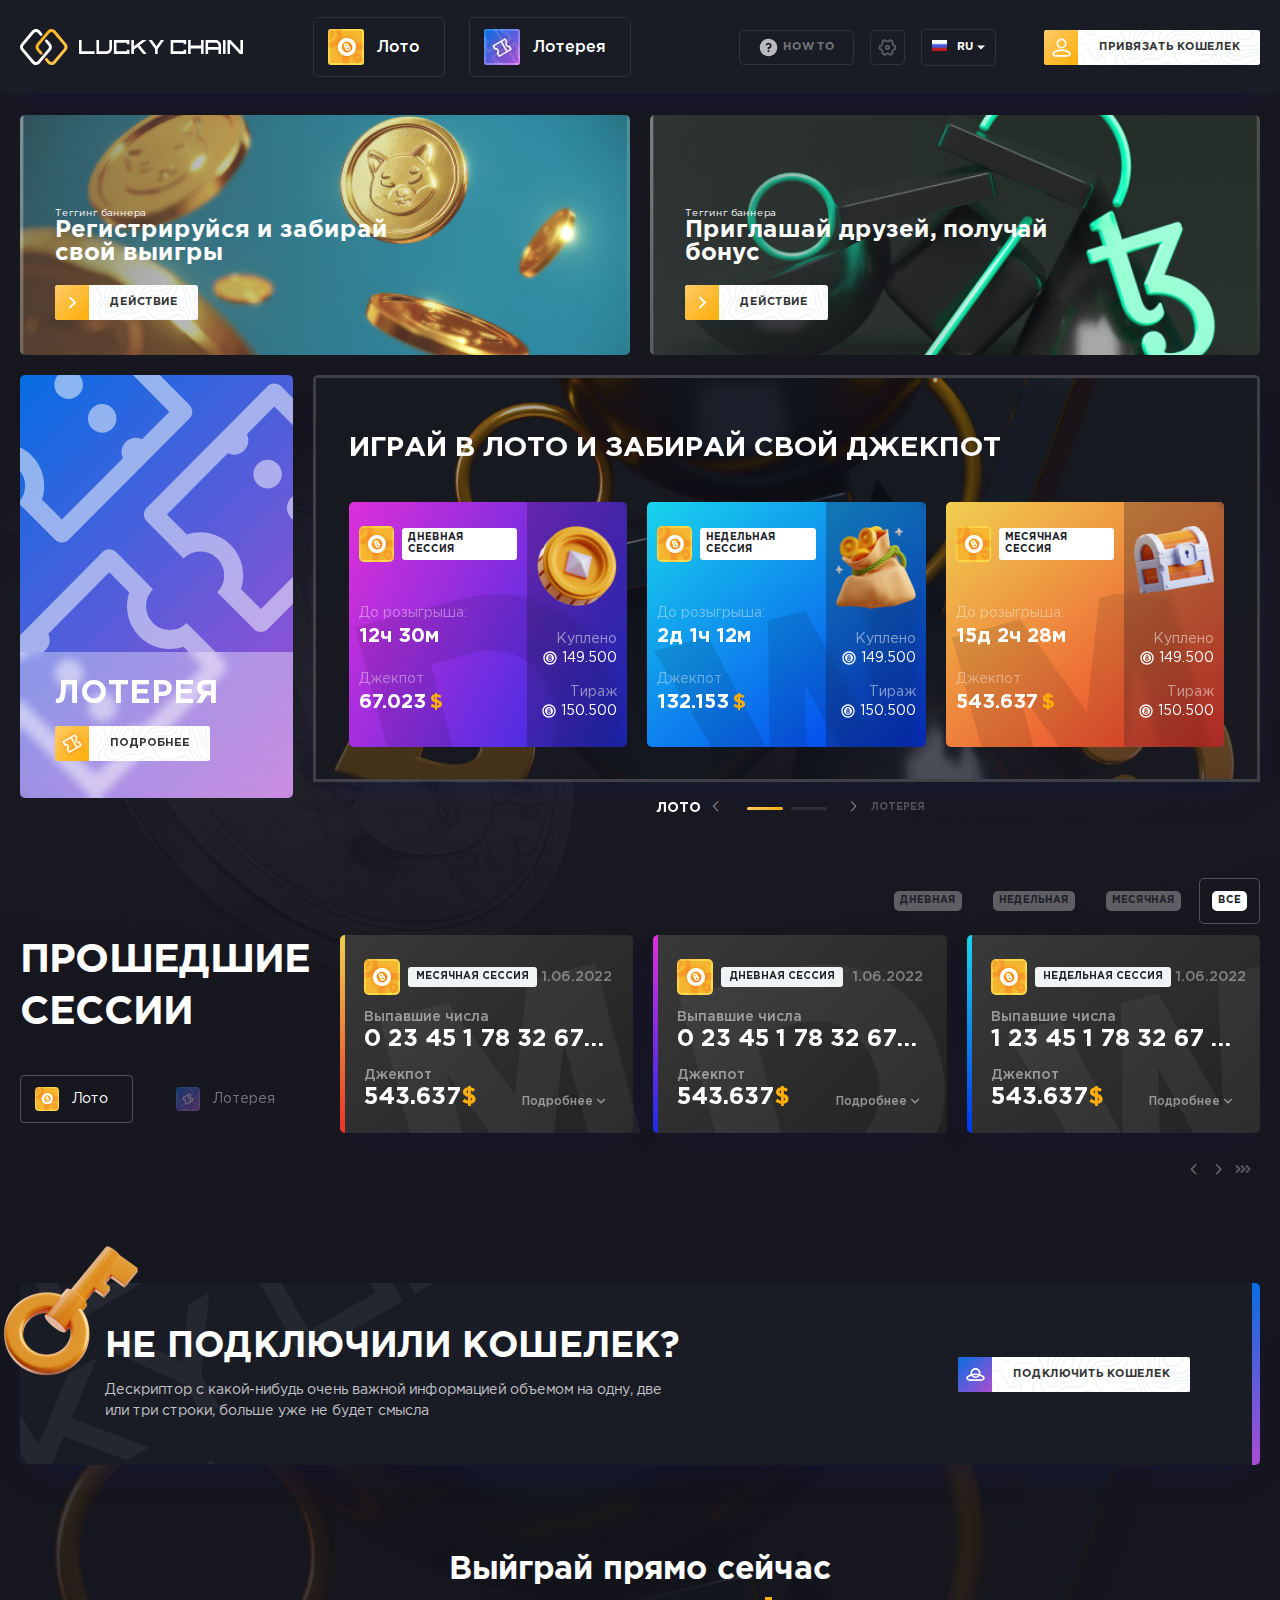
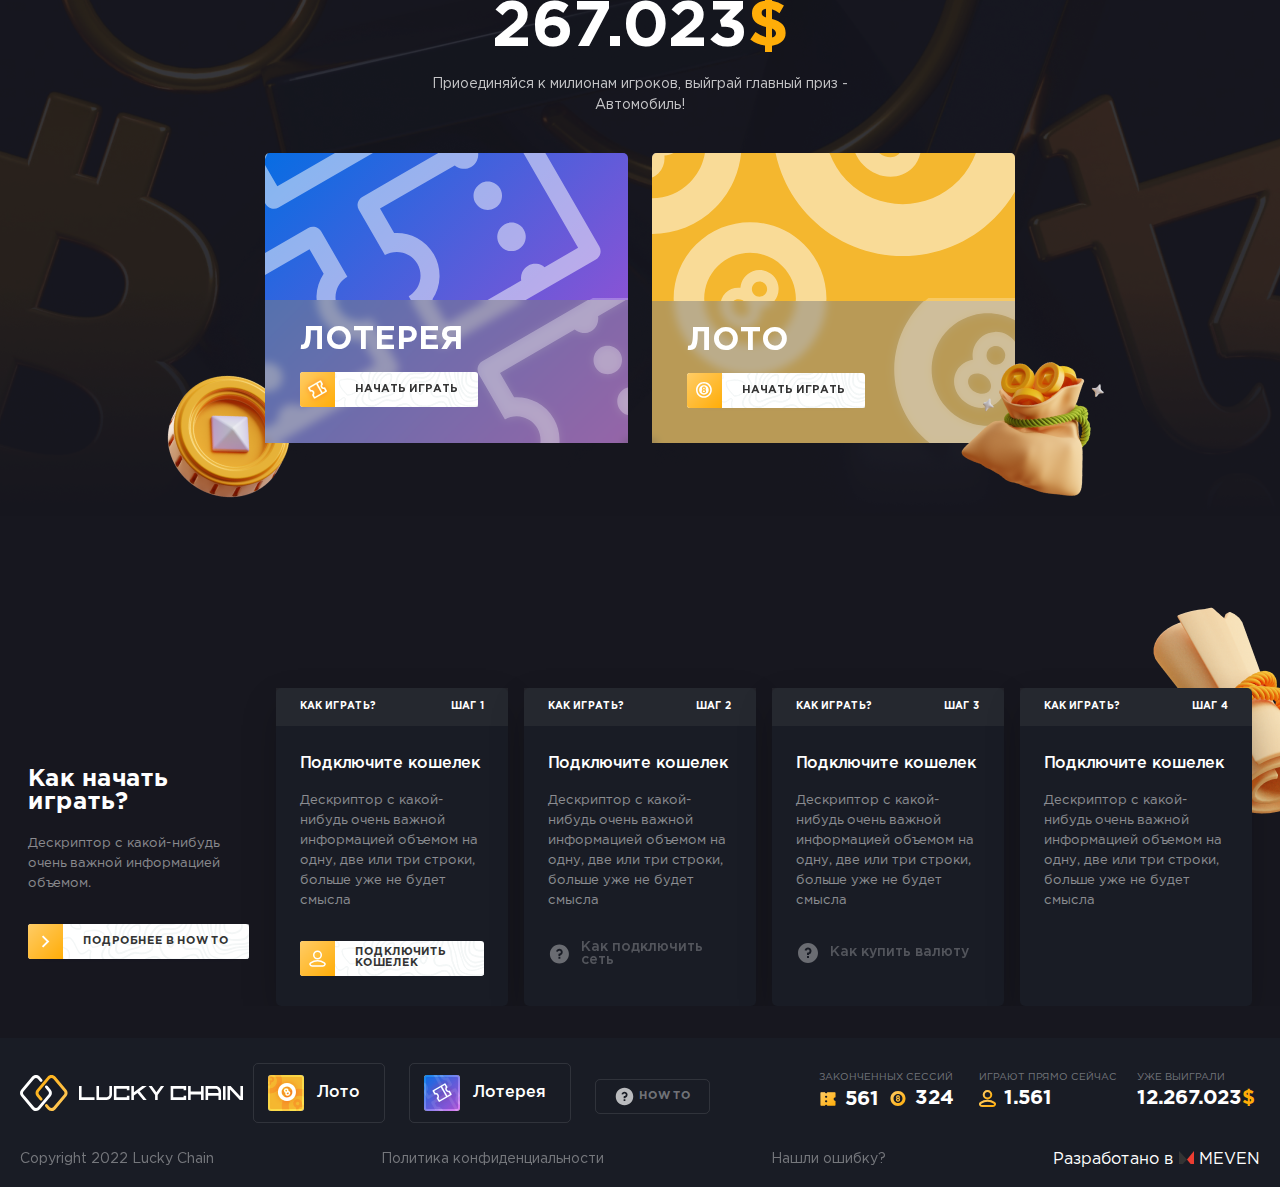
<file: home.html>
<!DOCTYPE html>
<html lang="ru">
  <head>
    <meta http-equiv="Content-Type" content="text/html;charset=utf-8">
    <meta name="viewport" content="initial-scale=1.0, width=device-width">
    <meta name="format-detection" content="telephone=no">
    <link rel="shortcut icon" type="image/x-icon" href="favicon.ico">
    <link rel="stylesheet" href="vendors/remodal/remodal.css">
    <link rel="stylesheet" href="vendors/remodal/remodal-default-theme.css">
    <link rel="stylesheet" href="vendors/swiper/swiper-css.css">
    <link rel="stylesheet" href="assets/css/app.css">
  </head>
  <body class="dark-theme">
    <header class="header">
      <div class="container">
        <div class="header__mob"><a class="header__logo" href="#"><img class="black" src="assets/images/svg/logo-black.svg" alt=""><img class="white" src="assets/images/svg/logo-white.svg" alt=""></a>
          <div class="header__tgl js-tgl"><svg class="op"><use xlink:href="assets/images/svg/svg.svg#toggle"></use></svg>
<svg class="cl"><use xlink:href="assets/images/svg/svg.svg#close"></use></svg>
          </div>
        </div>
        <div class="header__inner">
          <div class="header__left"><a class="header__logo" href="#"><img class="black" src="assets/images/svg/logo-black.svg" alt=""><img class="white" src="assets/images/svg/logo-white.svg" alt=""></a>
            <div class="header__links"><a class="header__links-item bg1" href="#"><span class="header__links-icon"><img src="assets/images/svg/header-icon1.svg" alt=""></span><span class="header__links-tx">Лото</span></a><a class="header__links-item bg2" href="#"><span class="header__links-icon"><img src="assets/images/svg/header-icon2.svg" alt=""></span><span class="header__links-tx">Лотерея</span></a></div>
          </div>
          <div class="header__mob-menu">
            <ul>
              <li><a href="#">Лото</a></li>
              <li><a href="#">Лотерея</a></li>
              <li><a href="#">Кошелек</a></li>
              <li><a href="#">История транзакций</a></li>
              <li><a href="#">Перейти в дашборд</a></li>
              <li><a href="#">How to</a></li>
            </ul>
          </div>
          <div class="header__right"><a class="header__how" href="#"><svg><use xlink:href="assets/images/svg/svg.svg#quest"></use></svg><span>HOW TO</span></a>
            <div class="header__settings"><a class="header__settings-title" href="#" data-remodal-target="modalSet"><svg><use xlink:href="assets/images/svg/svg.svg#setting"></use></svg></a></div>
            <div class="header__lang">
              <div class="header__lang-title js-lang">
                <div class="header__lang-fl"><img src="assets/images/fl1.jpg" alt=""></div>
                <div class="header__lang-tit">ru</div>
                <div class="header__lang-ar"><svg><use xlink:href="assets/images/svg/svg.svg#arrow"></use></svg></div>
              </div>
              <div class="header__lang-drop"><a class="header__lang-drop-item" href="#"><span class="header__lang-drop-fl"><img src="assets/images/fl2.jpg" alt=""></span><span class="header__lang-drop-tit">IE</span></a><a class="header__lang-drop-item" href="#"><span class="header__lang-drop-fl"><img src="assets/images/fl3.jpg" alt=""></span><span class="header__lang-drop-tit">EN</span></a></div>
            </div><a class="button button-primary" href="#" data-remodal-target="modalKl"><span class="icon"><svg><use xlink:href="assets/images/svg/svg.svg#user"></use></svg></span><span class="tx"><span>ПРивязать кошелек</span></span></a>
          </div>
        </div>
      </div>
    </header>
    <div class="wrapper bg4-main">
      <div class="wl__ban-i">
        <div class="container">
          <div class="wl__ban js-wl-ban">
            <div class="swiper-wrapper">
              <div class="swiper-slide">
                <div class="wl__ban-item">
                  <div class="wl__ban-in" style="background-image: url('assets/images/ban1.jpg')">
                    <div class="wl__ban-tx">
                      <div class="wl__ban-tt">Теггинг баннера</div>
                      <div class="wl__ban-tit">Регистрируйся и забирай свой выигры</div><a class="button button-primary" href="#"><span class="icon"><img src="assets/images/svg/arrow3.svg" alt=""></span><span class="tx"><span>Действие</span></span></a>
                    </div>
                  </div>
                </div>
              </div>
              <div class="swiper-slide">
                <div class="wl__ban-item">
                  <div class="wl__ban-in" style="background-image: url('assets/images/ban2.jpg')">
                    <div class="wl__ban-tx">
                      <div class="wl__ban-tt">Теггинг баннера</div>
                      <div class="wl__ban-tit">Приглашай друзей, получай  бонус</div><a class="button button-primary" href="#"><span class="icon"><img src="assets/images/svg/arrow3.svg" alt=""></span><span class="tx"><span>Действие</span></span></a>
                    </div>
                  </div>
                </div>
              </div>
            </div>
          </div>
        </div>
      </div>
      <div class="banner">
        <div class="container">
          <div class="banner__inner">
            <div class="banner__mob-al tabs_wrapper">
              <h2>Текущие сессии</h2>
              <ul class="tabs">
                <li class="tab-link current" id="tab-1l">
                  <div class="button button-lt button-lt-min"><span class="button-lt-icon"><img src="assets/images/svg/header-icon1.svg" alt=""></span><span class="button-lt-tx">Лото</span></div>
                </li>
                <li class="tab-link" id="tab-1lt">
                  <div class="button button-ltr button-ltr-min"><span class="button-ltr-icon"><img src="assets/images/svg/header-icon2.svg" alt=""></span><span class="button-ltr-tx">Лотерея</span></div>
                </li>
              </ul>
              <div class="tabs_container">
                <div class="tab-content current" data-tab="tab-1l">
                  <div class="banner__mob-sl banner__slider_ltr swiper js-mob-sl">
                    <div class="swiper-wrapper">
                      <div class="swiper-slide">
                        <div class="banner__mob-sl-item">
                          <div class="banner__slider-m">
                            <div class="banner__slider-tt">Дневная сессия <span class="lt">лото</span></div>
                            <div class="banner__slider-i">
                              <div class="banner__slider-item bg1">
                                <div class="banner__slider-in">
                                  <div class="banner__slider-left">
                                    <div class="banner__slider-title">
                                      <div class="banner__slider-title-ic"><img src="assets/images/svg/header-icon1.svg" alt=""></div>
                                      <div class="banner__slider-title-t">Дневная сессия</div>
                                    </div>
                                    <div class="banner__slider-lt">
                                      <div class="banner__slider-lt-item">
                                        <div class="banner__slider-lt-title">До розыгрыша:</div>
                                        <div class="banner__slider-lt-tx">12ч 30м</div>
                                      </div>
                                      <div class="banner__slider-lt-item">
                                        <div class="banner__slider-lt-title">Джекпот</div>
                                        <div class="banner__slider-lt-tx">67.023<span>$</span></div>
                                      </div>
                                    </div>
                                  </div>
                                  <div class="banner__slider-right">
                                    <div class="banner__slider-img"><img src="assets/images/sl-img1.png" alt=""></div>
                                    <div class="banner__slider-list">
                                      <div class="banner__slider-list-item">
                                        <div class="banner__slider-list-title">Куплено</div>
                                        <div class="banner__slider-list-tx"><img src="assets/images/svg/tik3.svg" alt=""><span>149.500</span></div>
                                      </div>
                                      <div class="banner__slider-list-item">
                                        <div class="banner__slider-list-title">Тираж</div>
                                        <div class="banner__slider-list-tx"><img src="assets/images/svg/tik3.svg" alt=""><span>150.500</span></div>
                                      </div>
                                    </div>
                                  </div>
                                </div>
                              </div>
                            </div>
                          </div>
                        </div>
                      </div>
                      <div class="swiper-slide">
                        <div class="banner__mob-sl-item">
                          <div class="banner__slider-m">
                            <div class="banner__slider-tt">Недельная сессия <span class="lt">лото</span></div>
                            <div class="banner__slider-i">
                              <div class="banner__slider-item bg2">
                                <div class="banner__slider-in">
                                  <div class="banner__slider-left">
                                    <div class="banner__slider-title">
                                      <div class="banner__slider-title-ic"><img src="assets/images/svg/header-icon1.svg" alt=""></div>
                                      <div class="banner__slider-title-t">недельная сессия</div>
                                    </div>
                                    <div class="banner__slider-lt">
                                      <div class="banner__slider-lt-item">
                                        <div class="banner__slider-lt-title">До розыгрыша:</div>
                                        <div class="banner__slider-lt-tx">2д 1ч 12м</div>
                                      </div>
                                      <div class="banner__slider-lt-item">
                                        <div class="banner__slider-lt-title">Джекпот</div>
                                        <div class="banner__slider-lt-tx">132.153<span>$</span></div>
                                      </div>
                                    </div>
                                  </div>
                                  <div class="banner__slider-right">
                                    <div class="banner__slider-img"><img src="assets/images/sl-img2.png" alt=""></div>
                                    <div class="banner__slider-list">
                                      <div class="banner__slider-list-item">
                                        <div class="banner__slider-list-title">Куплено</div>
                                        <div class="banner__slider-list-tx"><img src="assets/images/svg/tik3.svg" alt=""><span>149.500</span></div>
                                      </div>
                                      <div class="banner__slider-list-item">
                                        <div class="banner__slider-list-title">Тираж</div>
                                        <div class="banner__slider-list-tx"><img src="assets/images/svg/tik3.svg" alt=""><span>150.500</span></div>
                                      </div>
                                    </div>
                                  </div>
                                </div>
                              </div>
                            </div>
                          </div>
                        </div>
                      </div>
                      <div class="swiper-slide">
                        <div class="banner__mob-sl-item">
                          <div class="banner__slider-m">
                            <div class="banner__slider-tt">Месячная сессия <span class="lt">лото</span></div>
                            <div class="banner__slider-i">
                              <div class="banner__slider-item bg3">
                                <div class="banner__slider-in">
                                  <div class="banner__slider-left">
                                    <div class="banner__slider-title">
                                      <div class="banner__slider-title-ic"><img src="assets/images/svg/header-icon1.svg" alt=""></div>
                                      <div class="banner__slider-title-t">Месячная сессия</div>
                                    </div>
                                    <div class="banner__slider-lt">
                                      <div class="banner__slider-lt-item">
                                        <div class="banner__slider-lt-title">До розыгрыша:</div>
                                        <div class="banner__slider-lt-tx">15д 2ч 28м</div>
                                      </div>
                                      <div class="banner__slider-lt-item">
                                        <div class="banner__slider-lt-title">Джекпот</div>
                                        <div class="banner__slider-lt-tx">543.637<span>$</span></div>
                                      </div>
                                    </div>
                                  </div>
                                  <div class="banner__slider-right">
                                    <div class="banner__slider-img"><img src="assets/images/sl-img3.png" alt=""></div>
                                    <div class="banner__slider-list">
                                      <div class="banner__slider-list-item">
                                        <div class="banner__slider-list-title">Куплено</div>
                                        <div class="banner__slider-list-tx"><img src="assets/images/svg/tik3.svg" alt=""><span>149.500</span></div>
                                      </div>
                                      <div class="banner__slider-list-item">
                                        <div class="banner__slider-list-title">Тираж</div>
                                        <div class="banner__slider-list-tx"><img src="assets/images/svg/tik3.svg" alt=""><span>150.500</span></div>
                                      </div>
                                    </div>
                                  </div>
                                </div>
                              </div>
                            </div>
                          </div>
                        </div>
                      </div>
                    </div>
                  </div>
                </div>
                <div class="tab-content" data-tab="tab-1lt">
                  <div class="banner__mob-sl banner__slider_lot swiper js-mob-sl">
                    <div class="swiper-wrapper">
                      <div class="swiper-slide">
                        <div class="banner__mob-sl-item">
                          <div class="banner__slider-m">
                            <div class="banner__slider-tt">Дневная сессия <span class="lt2">лотереи</span></div>
                            <div class="banner__slider-i">
                              <div class="banner__slider-item bg1">
                                <div class="banner__slider-in">
                                  <div class="banner__slider-left">
                                    <div class="banner__slider-title">
                                      <div class="banner__slider-title-ic"><img src="assets/images/svg/header-icon2.svg" alt=""></div>
                                      <div class="banner__slider-title-t">Дневная сессия</div>
                                    </div>
                                    <div class="banner__slider-lt">
                                      <div class="banner__slider-lt-item">
                                        <div class="banner__slider-lt-title">До розыгрыша:</div>
                                        <div class="banner__slider-lt-tx">12ч 30м</div>
                                      </div>
                                      <div class="banner__slider-lt-item">
                                        <div class="banner__slider-lt-title">Джекпот</div>
                                        <div class="banner__slider-lt-tx">67.023<span>$</span></div>
                                      </div>
                                    </div>
                                  </div>
                                  <div class="banner__slider-right">
                                    <div class="banner__slider-img"><img src="assets/images/sl-img1.png" alt=""></div>
                                    <div class="banner__slider-list">
                                      <div class="banner__slider-list-item">
                                        <div class="banner__slider-list-title">Куплено</div>
                                        <div class="banner__slider-list-tx"><img src="assets/images/svg/tik2.svg" alt=""><span>149.500</span></div>
                                      </div>
                                      <div class="banner__slider-list-item">
                                        <div class="banner__slider-list-title">Тираж</div>
                                        <div class="banner__slider-list-tx"><img src="assets/images/svg/tik2.svg" alt=""><span>150.500</span></div>
                                      </div>
                                    </div>
                                  </div>
                                </div>
                              </div>
                            </div>
                          </div>
                        </div>
                      </div>
                      <div class="swiper-slide">
                        <div class="banner__mob-sl-item">
                          <div class="banner__slider-m">
                            <div class="banner__slider-tt">Недельная сессия <span class="lt2">лотереи</span></div>
                            <div class="banner__slider-i">
                              <div class="banner__slider-item bg2">
                                <div class="banner__slider-in">
                                  <div class="banner__slider-left">
                                    <div class="banner__slider-title">
                                      <div class="banner__slider-title-ic"><img src="assets/images/svg/header-icon2.svg" alt=""></div>
                                      <div class="banner__slider-title-t">недельная сессия</div>
                                    </div>
                                    <div class="banner__slider-lt">
                                      <div class="banner__slider-lt-item">
                                        <div class="banner__slider-lt-title">До розыгрыша:</div>
                                        <div class="banner__slider-lt-tx">2д 1ч 12м</div>
                                      </div>
                                      <div class="banner__slider-lt-item">
                                        <div class="banner__slider-lt-title">Джекпот</div>
                                        <div class="banner__slider-lt-tx">132.153<span>$</span></div>
                                      </div>
                                    </div>
                                  </div>
                                  <div class="banner__slider-right">
                                    <div class="banner__slider-img"><img src="assets/images/sl-img2.png" alt=""></div>
                                    <div class="banner__slider-list">
                                      <div class="banner__slider-list-item">
                                        <div class="banner__slider-list-title">Куплено</div>
                                        <div class="banner__slider-list-tx"><img src="assets/images/svg/tik2.svg" alt=""><span>149.500</span></div>
                                      </div>
                                      <div class="banner__slider-list-item">
                                        <div class="banner__slider-list-title">Тираж</div>
                                        <div class="banner__slider-list-tx"><img src="assets/images/svg/tik2.svg" alt=""><span>150.500</span></div>
                                      </div>
                                    </div>
                                  </div>
                                </div>
                              </div>
                            </div>
                          </div>
                        </div>
                      </div>
                      <div class="swiper-slide">
                        <div class="banner__mob-sl-item">
                          <div class="banner__slider-m">
                            <div class="banner__slider-tt">Месячная сессия <span class="lt2">лотереи</span></div>
                            <div class="banner__slider-i">
                              <div class="banner__slider-item bg3">
                                <div class="banner__slider-in">
                                  <div class="banner__slider-left">
                                    <div class="banner__slider-title">
                                      <div class="banner__slider-title-ic"><img src="assets/images/svg/header-icon2.svg" alt=""></div>
                                      <div class="banner__slider-title-t">Месячная сессия</div>
                                    </div>
                                    <div class="banner__slider-lt">
                                      <div class="banner__slider-lt-item">
                                        <div class="banner__slider-lt-title">До розыгрыша:</div>
                                        <div class="banner__slider-lt-tx">15д 2ч 28м</div>
                                      </div>
                                      <div class="banner__slider-lt-item">
                                        <div class="banner__slider-lt-title">Джекпот</div>
                                        <div class="banner__slider-lt-tx">543.637<span>$</span></div>
                                      </div>
                                    </div>
                                  </div>
                                  <div class="banner__slider-right">
                                    <div class="banner__slider-img"><img src="assets/images/sl-img3.png" alt=""></div>
                                    <div class="banner__slider-list">
                                      <div class="banner__slider-list-item">
                                        <div class="banner__slider-list-title">Куплено</div>
                                        <div class="banner__slider-list-tx"><img src="assets/images/svg/tik2.svg" alt=""><span>149.500</span></div>
                                      </div>
                                      <div class="banner__slider-list-item">
                                        <div class="banner__slider-list-title">Тираж</div>
                                        <div class="banner__slider-list-tx"><img src="assets/images/svg/tik2.svg" alt=""><span>150.500</span></div>
                                      </div>
                                    </div>
                                  </div>
                                </div>
                              </div>
                            </div>
                          </div>
                        </div>
                      </div>
                    </div>
                  </div>
                </div>
              </div>
            </div>
            <div class="banner__bn swiper js-bn-slider">
              <div class="swiper-wrapper">
                <div class="swiper-slide">
                  <div class="banner__bn-item bg1">
                    <div class="banner__bn-in">
                      <div class="banner__bn-bottom">
                        <div class="banner__bn-bottom-title">Лотерея</div><a class="button button-primary" href="#"><span class="icon"><img src="assets/images/svg/header-icon2.svg" alt=""></span><span class="tx"><span>Подробнее</span></span></a>
                      </div>
                    </div>
                  </div>
                </div>
                <div class="swiper-slide">
                  <div class="banner__bn-item bg2">
                    <div class="banner__bn-in">
                      <div class="banner__bn-bottom">
                        <div class="banner__bn-bottom-title">Лото</div><a class="button button-primary" href="#"><span class="icon"><img src="assets/images/svg/header-icon1.svg" alt=""></span><span class="tx"><span>Подробнее</span></span></a>
                      </div>
                    </div>
                  </div>
                </div>
              </div>
            </div>
            <div class="banner__sl">
              <div class="banner__sl-inner">
                <div class="banner__slider swiper js-slider-b">
                  <div class="swiper-wrapper">
                    <div class="swiper-slide">
                      <div class="banner__slider-m banner__slider_ltr">
                        <div class="banner__slider-tt">Играй в лото и забирай свой джекпот</div>
                        <div class="banner__slider-i">
                          <div class="banner__slider-item bg1">
                            <div class="banner__slider-in">
                              <div class="banner__slider-left">
                                <div class="banner__slider-title">
                                  <div class="banner__slider-title-ic"><img src="assets/images/svg/header-icon1.svg" alt=""></div>
                                  <div class="banner__slider-title-t">Дневная сессия</div>
                                </div>
                                <div class="banner__slider-lt">
                                  <div class="banner__slider-lt-in">
                                    <div class="banner__slider-lt-item">
                                      <div class="banner__slider-lt-title">До розыгрыша:</div>
                                      <div class="banner__slider-lt-tx">12ч 30м</div>
                                    </div>
                                    <div class="banner__slider-lt-item">
                                      <div class="banner__slider-lt-title">Джекпот</div>
                                      <div class="banner__slider-lt-tx">67.023<span>$</span></div>
                                    </div>
                                  </div>
                                  <div class="banner__slider-lt-btn"><a class="button button-primary" href="#"><span class="icon"><img src="assets/images/svg/arrow3.svg" alt=""></span><span class="tx"><span>Купить билет</span></span></a></div>
                                </div>
                              </div>
                              <div class="banner__slider-right">
                                <div class="banner__slider-img"><img src="assets/images/sl-img1.png" alt=""></div>
                                <div class="banner__slider-list">
                                  <div class="banner__slider-list-item">
                                    <div class="banner__slider-list-title">Куплено</div>
                                    <div class="banner__slider-list-tx"><img src="assets/images/svg/tik3.svg" alt=""><span>149.500</span></div>
                                  </div>
                                  <div class="banner__slider-list-item">
                                    <div class="banner__slider-list-title">Тираж</div>
                                    <div class="banner__slider-list-tx"><img src="assets/images/svg/tik3.svg" alt=""><span>150.500</span></div>
                                  </div>
                                </div>
                              </div>
                            </div>
                          </div>
                          <div class="banner__slider-item bg2">
                            <div class="banner__slider-in">
                              <div class="banner__slider-left">
                                <div class="banner__slider-title">
                                  <div class="banner__slider-title-ic"><img src="assets/images/svg/header-icon1.svg" alt=""></div>
                                  <div class="banner__slider-title-t">недельная сессия</div>
                                </div>
                                <div class="banner__slider-lt">
                                  <div class="banner__slider-lt-in">
                                    <div class="banner__slider-lt-item">
                                      <div class="banner__slider-lt-title">До розыгрыша:</div>
                                      <div class="banner__slider-lt-tx">2д 1ч 12м</div>
                                    </div>
                                    <div class="banner__slider-lt-item">
                                      <div class="banner__slider-lt-title">Джекпот</div>
                                      <div class="banner__slider-lt-tx">132.153<span>$</span></div>
                                    </div>
                                  </div>
                                  <div class="banner__slider-lt-btn"><a class="button button-primary" href="#"><span class="icon"><img src="assets/images/svg/arrow3.svg" alt=""></span><span class="tx"><span>Купить билет</span></span></a></div>
                                </div>
                              </div>
                              <div class="banner__slider-right">
                                <div class="banner__slider-img"><img src="assets/images/sl-img2.png" alt=""></div>
                                <div class="banner__slider-list">
                                  <div class="banner__slider-list-item">
                                    <div class="banner__slider-list-title">Куплено</div>
                                    <div class="banner__slider-list-tx"><img src="assets/images/svg/tik3.svg" alt=""><span>149.500</span></div>
                                  </div>
                                  <div class="banner__slider-list-item">
                                    <div class="banner__slider-list-title">Тираж</div>
                                    <div class="banner__slider-list-tx"><img src="assets/images/svg/tik3.svg" alt=""><span>150.500</span></div>
                                  </div>
                                </div>
                              </div>
                            </div>
                          </div>
                          <div class="banner__slider-item bg3">
                            <div class="banner__slider-in">
                              <div class="banner__slider-left">
                                <div class="banner__slider-title">
                                  <div class="banner__slider-title-ic"><img src="assets/images/svg/header-icon1.svg" alt=""></div>
                                  <div class="banner__slider-title-t">Месячная сессия</div>
                                </div>
                                <div class="banner__slider-lt">
                                  <div class="banner__slider-lt-in">
                                    <div class="banner__slider-lt-item">
                                      <div class="banner__slider-lt-title">До розыгрыша:</div>
                                      <div class="banner__slider-lt-tx">15д 2ч 28м</div>
                                    </div>
                                    <div class="banner__slider-lt-item">
                                      <div class="banner__slider-lt-title">Джекпот</div>
                                      <div class="banner__slider-lt-tx">543.637<span>$</span></div>
                                    </div>
                                  </div>
                                  <div class="banner__slider-lt-btn"><a class="button button-primary" href="#"><span class="icon"><img src="assets/images/svg/arrow3.svg" alt=""></span><span class="tx"><span>Купить билет</span></span></a></div>
                                </div>
                              </div>
                              <div class="banner__slider-right">
                                <div class="banner__slider-img"><img src="assets/images/sl-img3.png" alt=""></div>
                                <div class="banner__slider-list">
                                  <div class="banner__slider-list-item">
                                    <div class="banner__slider-list-title">Куплено</div>
                                    <div class="banner__slider-list-tx"><img src="assets/images/svg/tik3.svg" alt=""><span>149.500</span></div>
                                  </div>
                                  <div class="banner__slider-list-item">
                                    <div class="banner__slider-list-title">Тираж</div>
                                    <div class="banner__slider-list-tx"><img src="assets/images/svg/tik3.svg" alt=""><span>150.500</span></div>
                                  </div>
                                </div>
                              </div>
                            </div>
                          </div>
                        </div>
                      </div>
                    </div>
                    <div class="swiper-slide">
                      <div class="banner__slider-m banner__slider_lot">
                        <div class="banner__slider-tt">Играй в лотерею и забирай свой джекпот</div>
                        <div class="banner__slider-i">
                          <div class="banner__slider-item bg1">
                            <div class="banner__slider-in">
                              <div class="banner__slider-left">
                                <div class="banner__slider-title">
                                  <div class="banner__slider-title-ic"><img src="assets/images/svg/header-icon2.svg" alt=""></div>
                                  <div class="banner__slider-title-t">Дневная сессия</div>
                                </div>
                                <div class="banner__slider-lt">
                                  <div class="banner__slider-lt-in">
                                    <div class="banner__slider-lt-item">
                                      <div class="banner__slider-lt-title">До розыгрыша:</div>
                                      <div class="banner__slider-lt-tx">12ч 30м</div>
                                    </div>
                                    <div class="banner__slider-lt-item">
                                      <div class="banner__slider-lt-title">Джекпот</div>
                                      <div class="banner__slider-lt-tx">67.023<span>$</span></div>
                                    </div>
                                  </div>
                                  <div class="banner__slider-lt-btn"><a class="button button-primary" href="#"><span class="icon"><img src="assets/images/svg/arrow3.svg" alt=""></span><span class="tx"><span>Купить тикет</span></span></a></div>
                                </div>
                              </div>
                              <div class="banner__slider-right">
                                <div class="banner__slider-img"><img src="assets/images/sl-img1.png" alt=""></div>
                                <div class="banner__slider-list">
                                  <div class="banner__slider-list-item">
                                    <div class="banner__slider-list-title">Куплено</div>
                                    <div class="banner__slider-list-tx"><img src="assets/images/svg/tik2.svg" alt=""><span>149.500</span></div>
                                  </div>
                                  <div class="banner__slider-list-item">
                                    <div class="banner__slider-list-title">Тираж</div>
                                    <div class="banner__slider-list-tx"><img src="assets/images/svg/tik2.svg" alt=""><span>150.500</span></div>
                                  </div>
                                </div>
                              </div>
                            </div>
                          </div>
                          <div class="banner__slider-item bg2">
                            <div class="banner__slider-in">
                              <div class="banner__slider-left">
                                <div class="banner__slider-title">
                                  <div class="banner__slider-title-ic"><img src="assets/images/svg/header-icon2.svg" alt=""></div>
                                  <div class="banner__slider-title-t">недельная сессия</div>
                                </div>
                                <div class="banner__slider-lt">
                                  <div class="banner__slider-lt-in">
                                    <div class="banner__slider-lt-item">
                                      <div class="banner__slider-lt-title">До розыгрыша:</div>
                                      <div class="banner__slider-lt-tx">2д 1ч 12м</div>
                                    </div>
                                    <div class="banner__slider-lt-item">
                                      <div class="banner__slider-lt-title">Джекпот</div>
                                      <div class="banner__slider-lt-tx">132.153<span>$</span></div>
                                    </div>
                                  </div>
                                  <div class="banner__slider-lt-btn"><a class="button button-primary" href="#"><span class="icon"><img src="assets/images/svg/arrow3.svg" alt=""></span><span class="tx"><span>Купить тикет</span></span></a></div>
                                </div>
                              </div>
                              <div class="banner__slider-right">
                                <div class="banner__slider-img"><img src="assets/images/sl-img2.png" alt=""></div>
                                <div class="banner__slider-list">
                                  <div class="banner__slider-list-item">
                                    <div class="banner__slider-list-title">Куплено</div>
                                    <div class="banner__slider-list-tx"><img src="assets/images/svg/tik2.svg" alt=""><span>149.500</span></div>
                                  </div>
                                  <div class="banner__slider-list-item">
                                    <div class="banner__slider-list-title">Тираж</div>
                                    <div class="banner__slider-list-tx"><img src="assets/images/svg/tik2.svg" alt=""><span>150.500</span></div>
                                  </div>
                                </div>
                              </div>
                            </div>
                          </div>
                          <div class="banner__slider-item bg3">
                            <div class="banner__slider-in">
                              <div class="banner__slider-left">
                                <div class="banner__slider-title">
                                  <div class="banner__slider-title-ic"><img src="assets/images/svg/header-icon2.svg" alt=""></div>
                                  <div class="banner__slider-title-t">Месячная сессия</div>
                                </div>
                                <div class="banner__slider-lt">
                                  <div class="banner__slider-lt-in">
                                    <div class="banner__slider-lt-item">
                                      <div class="banner__slider-lt-title">До розыгрыша:</div>
                                      <div class="banner__slider-lt-tx">15д 2ч 28м</div>
                                    </div>
                                    <div class="banner__slider-lt-item">
                                      <div class="banner__slider-lt-title">Джекпот</div>
                                      <div class="banner__slider-lt-tx">543.637<span>$</span></div>
                                    </div>
                                  </div>
                                  <div class="banner__slider-lt-btn"><a class="button button-primary" href="#"><span class="icon"><img src="assets/images/svg/arrow3.svg" alt=""></span><span class="tx"><span>Купить тикет</span></span></a></div>
                                </div>
                              </div>
                              <div class="banner__slider-right">
                                <div class="banner__slider-img"><img src="assets/images/sl-img3.png" alt=""></div>
                                <div class="banner__slider-list">
                                  <div class="banner__slider-list-item">
                                    <div class="banner__slider-list-title">Куплено</div>
                                    <div class="banner__slider-list-tx"><img src="assets/images/svg/tik2.svg" alt=""><span>149.500</span></div>
                                  </div>
                                  <div class="banner__slider-list-item">
                                    <div class="banner__slider-list-title">Тираж</div>
                                    <div class="banner__slider-list-tx"><img src="assets/images/svg/tik2.svg" alt=""><span>150.500</span></div>
                                  </div>
                                </div>
                              </div>
                            </div>
                          </div>
                        </div>
                      </div>
                    </div>
                  </div>
                </div>
                <div class="banner__nv">
                  <div class="swiper-button-prev js-bn-prev"></div>
                  <div class="swiper-pagination js-bn-nav"></div>
                  <div class="swiper-button-next js-bn-next"></div>
                </div>
              </div>
            </div>
          </div>
        </div>
      </div>
      <div class="session">
        <div class="container">
          <div class="session__innerr">
            <div class="session__filter"><a class="session__filter-item" href="#">
                <div class="session__filter-item-in">Дневная</div></a><a class="session__filter-item" href="#">
                <div class="session__filter-item-in">Недельная</div></a><a class="session__filter-item" href="#">
                <div class="session__filter-item-in">Месячная</div></a><a class="session__filter-item active" href="#">
                <div class="session__filter-item-in">Все</div></a></div>
            <div class="session__inner tabs_wrapper">
              <div class="session__left">
                <h2>Прошедшие сессии</h2>
                <ul class="tabs">
                  <li class="tab-link current" id="tab-1">
                    <div class="button button-lt button-lt-min"><span class="button-lt-icon"><img src="assets/images/svg/header-icon1.svg" alt=""></span><span class="button-lt-tx">Лото</span></div>
                  </li>
                  <li class="tab-link" id="tab-2">
                    <div class="button button-ltr button-ltr-min"><span class="button-ltr-icon"><img src="assets/images/svg/header-icon2.svg" alt=""></span><span class="button-ltr-tx">Лотерея</span></div>
                  </li>
                </ul>
              </div>
              <div class="session__right">
                <div class="tabs_container">
                  <div class="tab-content current" data-tab="tab-1">
                    <div class="session__in">
                      <div class="session__slider session__slider_lot swiper js-session">
                        <div class="swiper-wrapper">
                          <div class="swiper-slide">
                            <div class="session__slider-item bg3">
                              <div class="session__slider-in">
                                <div class="session__slider-top">
                                  <div class="session__slider-title">
                                    <div class="session__slider-title-ic"><img src="assets/images/svg/header-icon1.svg" alt=""></div>
                                    <div class="session__slider-title-t">Месячная сессия</div>
                                  </div>
                                  <div class="session__slider-data">1.06.2022</div>
                                </div>
                                <div class="session__slider-numbers">
                                  <div class="session__slider-numbers-title">Выпавшие числа</div>
                                  <div class="session__slider-numbers-tx">0 23 45 1 78 32 67 12 12 13 14 15</div>
                                </div>
                                <div class="session__slider-bottom">
                                  <div class="session__slider-price">
                                    <div class="session__slider-price-title">Джекпот</div>
                                    <div class="session__slider-price-pr">543.637<span>$</span></div>
                                  </div>
                                  <div class="session__slider-btn js-sess-all">Подробнее <svg><use xlink:href="assets/images/svg/svg.svg#arrow2"></use></svg></div>
                                </div>
                                <div class="session__slider-down">
                                  <div class="session__slider-down-in">
                                    <div class="session__slider-dop">
                                      <div class="session__slider-dop-item">
                                        <div class="session__slider-dop-title">Тур 1</div>
                                        <div class="session__slider-dop-tik"><img src="assets/images/svg/tik4.svg" alt=""> 503</div>
                                        <div class="session__slider-dop-pr">7.023$</div>
                                      </div>
                                      <div class="session__slider-dop-item">
                                        <div class="session__slider-dop-title">Тур 2</div>
                                        <div class="session__slider-dop-tik"><img src="assets/images/svg/tik4.svg" alt=""> 503</div>
                                        <div class="session__slider-dop-pr">7.023$</div>
                                      </div>
                                      <div class="session__slider-dop-item">
                                        <div class="session__slider-dop-title">Тур 3</div>
                                        <div class="session__slider-dop-tik"><img src="assets/images/svg/tik4.svg" alt=""> 503</div>
                                        <div class="session__slider-dop-pr">7.023$</div>
                                      </div>
                                      <div class="session__slider-dop-item">
                                        <div class="session__slider-dop-title">Тур 4</div>
                                        <div class="session__slider-dop-tik"><img src="assets/images/svg/tik4.svg" alt=""> 503</div>
                                        <div class="session__slider-dop-pr">7.023$</div>
                                      </div>
                                      <div class="session__slider-dop-item">
                                        <div class="session__slider-dop-title">Тур 5</div>
                                        <div class="session__slider-dop-tik"><img src="assets/images/svg/tik4.svg" alt=""> 503</div>
                                        <div class="session__slider-dop-pr">7.023$</div>
                                      </div>
                                      <div class="session__slider-dop-item">
                                        <div class="session__slider-dop-title">Тур 6</div>
                                        <div class="session__slider-dop-tik"><img src="assets/images/svg/tik4.svg" alt=""> 503</div>
                                        <div class="session__slider-dop-pr">7.023$</div>
                                      </div>
                                    </div>
                                    <div class="session__slider-dop">
                                      <div class="session__slider-dop-item">
                                        <div class="session__slider-dop-no"><img src="assets/images/svg/or.svg" alt=""> Сгорело</div>
                                        <div class="session__slider-dop-tik"><img src="assets/images/svg/tik4.svg" alt=""> 5,032</div>
                                        <div class="session__slider-dop-pr">7.023$</div>
                                      </div>
                                    </div>
                                  </div>
                                  <div class="session__slider-down-b js-sess-all-n">Скрыть <svg><use xlink:href="assets/images/svg/svg.svg#arrow2"></use></svg></div>
                                </div>
                              </div>
                            </div>
                          </div>
                          <div class="swiper-slide">
                            <div class="session__slider-item bg1">
                              <div class="session__slider-in">
                                <div class="session__slider-top">
                                  <div class="session__slider-title">
                                    <div class="session__slider-title-ic"><img src="assets/images/svg/header-icon1.svg" alt=""></div>
                                    <div class="session__slider-title-t">Дневная сессия</div>
                                  </div>
                                  <div class="session__slider-data">1.06.2022</div>
                                </div>
                                <div class="session__slider-numbers">
                                  <div class="session__slider-numbers-title">Выпавшие числа</div>
                                  <div class="session__slider-numbers-tx">0 23 45 1 78 32 67 12 12 13 14 15</div>
                                </div>
                                <div class="session__slider-bottom">
                                  <div class="session__slider-price">
                                    <div class="session__slider-price-title">Джекпот</div>
                                    <div class="session__slider-price-pr">543.637<span>$</span></div>
                                  </div>
                                  <div class="session__slider-btn js-sess-all">Подробнее <svg><use xlink:href="assets/images/svg/svg.svg#arrow2"></use></svg></div>
                                </div>
                                <div class="session__slider-down">
                                  <div class="session__slider-down-in">
                                    <div class="session__slider-dop">
                                      <div class="session__slider-dop-item">
                                        <div class="session__slider-dop-title">Тур 1</div>
                                        <div class="session__slider-dop-tik"><img src="assets/images/svg/tik4.svg" alt=""> 503</div>
                                        <div class="session__slider-dop-pr">7.023$</div>
                                      </div>
                                      <div class="session__slider-dop-item">
                                        <div class="session__slider-dop-title">Тур 2</div>
                                        <div class="session__slider-dop-tik"><img src="assets/images/svg/tik4.svg" alt=""> 503</div>
                                        <div class="session__slider-dop-pr">7.023$</div>
                                      </div>
                                    </div>
                                    <div class="session__slider-dop">
                                      <div class="session__slider-dop-item">
                                        <div class="session__slider-dop-no"><img src="assets/images/svg/or.svg" alt=""> Сгорело</div>
                                        <div class="session__slider-dop-tik"><img src="assets/images/svg/tik4.svg" alt=""> 5,032</div>
                                        <div class="session__slider-dop-pr">7.023$</div>
                                      </div>
                                    </div>
                                  </div>
                                  <div class="session__slider-down-b js-sess-all-n">Скрыть <svg><use xlink:href="assets/images/svg/svg.svg#arrow2"></use></svg></div>
                                </div>
                              </div>
                            </div>
                          </div>
                          <div class="swiper-slide">
                            <div class="session__slider-item bg2">
                              <div class="session__slider-in">
                                <div class="session__slider-top">
                                  <div class="session__slider-title">
                                    <div class="session__slider-title-ic"><img src="assets/images/svg/header-icon1.svg" alt=""></div>
                                    <div class="session__slider-title-t">Недельная сессия</div>
                                  </div>
                                  <div class="session__slider-data">1.06.2022</div>
                                </div>
                                <div class="session__slider-numbers">
                                  <div class="session__slider-numbers-title">Выпавшие числа</div>
                                  <div class="session__slider-numbers-tx">1 23 45 1 78 32 67 12 12 13 14 15</div>
                                </div>
                                <div class="session__slider-bottom">
                                  <div class="session__slider-price">
                                    <div class="session__slider-price-title">Джекпот</div>
                                    <div class="session__slider-price-pr">543.637<span>$</span></div>
                                  </div>
                                  <div class="session__slider-btn js-sess-all">Подробнее <svg><use xlink:href="assets/images/svg/svg.svg#arrow2"></use></svg></div>
                                </div>
                                <div class="session__slider-down">
                                  <div class="session__slider-down-in">
                                    <div class="session__slider-dop">
                                      <div class="session__slider-dop-item">
                                        <div class="session__slider-dop-title">Тур 1</div>
                                        <div class="session__slider-dop-tik"><img src="assets/images/svg/tik4.svg" alt=""> 503</div>
                                        <div class="session__slider-dop-pr">7.023$</div>
                                      </div>
                                      <div class="session__slider-dop-item">
                                        <div class="session__slider-dop-title">Тур 2</div>
                                        <div class="session__slider-dop-tik"><img src="assets/images/svg/tik4.svg" alt=""> 503</div>
                                        <div class="session__slider-dop-pr">7.023$</div>
                                      </div>
                                      <div class="session__slider-dop-item">
                                        <div class="session__slider-dop-title">Тур 3</div>
                                        <div class="session__slider-dop-tik"><img src="assets/images/svg/tik4.svg" alt=""> 503</div>
                                        <div class="session__slider-dop-pr">7.023$</div>
                                      </div>
                                      <div class="session__slider-dop-item">
                                        <div class="session__slider-dop-title">Тур 4</div>
                                        <div class="session__slider-dop-tik"><img src="assets/images/svg/tik4.svg" alt=""> 503</div>
                                        <div class="session__slider-dop-pr">7.023$</div>
                                      </div>
                                      <div class="session__slider-dop-item">
                                        <div class="session__slider-dop-title">Тур 5</div>
                                        <div class="session__slider-dop-tik"><img src="assets/images/svg/tik4.svg" alt=""> 503</div>
                                        <div class="session__slider-dop-pr">7.023$</div>
                                      </div>
                                      <div class="session__slider-dop-item">
                                        <div class="session__slider-dop-title">Тур 6</div>
                                        <div class="session__slider-dop-tik"><img src="assets/images/svg/tik4.svg" alt=""> 503</div>
                                        <div class="session__slider-dop-pr">7.023$</div>
                                      </div>
                                    </div>
                                    <div class="session__slider-dop">
                                      <div class="session__slider-dop-item">
                                        <div class="session__slider-dop-no"><img src="assets/images/svg/or.svg" alt=""> Сгорело</div>
                                        <div class="session__slider-dop-tik"><img src="assets/images/svg/tik4.svg" alt=""> 5,032</div>
                                        <div class="session__slider-dop-pr">7.023$</div>
                                      </div>
                                    </div>
                                  </div>
                                  <div class="session__slider-down-b js-sess-all-n">Скрыть <svg><use xlink:href="assets/images/svg/svg.svg#arrow2"></use></svg></div>
                                </div>
                              </div>
                            </div>
                          </div>
                          <div class="swiper-slide">
                            <div class="session__slider-item bg3">
                              <div class="session__slider-in">
                                <div class="session__slider-top">
                                  <div class="session__slider-title">
                                    <div class="session__slider-title-ic"><img src="assets/images/svg/header-icon1.svg" alt=""></div>
                                    <div class="session__slider-title-t">Месячная сессия</div>
                                  </div>
                                  <div class="session__slider-data">1.06.2022</div>
                                </div>
                                <div class="session__slider-numbers">
                                  <div class="session__slider-numbers-title">Выпавшие числа</div>
                                  <div class="session__slider-numbers-tx">2 23 45 1 78 32 67 12 12 13 14 15</div>
                                </div>
                                <div class="session__slider-bottom">
                                  <div class="session__slider-price">
                                    <div class="session__slider-price-title">Джекпот</div>
                                    <div class="session__slider-price-pr">543.637<span>$</span></div>
                                  </div>
                                  <div class="session__slider-btn js-sess-all">Подробнее <svg><use xlink:href="assets/images/svg/svg.svg#arrow2"></use></svg></div>
                                </div>
                                <div class="session__slider-down">
                                  <div class="session__slider-down-in">
                                    <div class="session__slider-dop">
                                      <div class="session__slider-dop-item">
                                        <div class="session__slider-dop-title">Тур 1</div>
                                        <div class="session__slider-dop-tik"><img src="assets/images/svg/tik4.svg" alt=""> 503</div>
                                        <div class="session__slider-dop-pr">7.023$</div>
                                      </div>
                                      <div class="session__slider-dop-item">
                                        <div class="session__slider-dop-title">Тур 2</div>
                                        <div class="session__slider-dop-tik"><img src="assets/images/svg/tik4.svg" alt=""> 503</div>
                                        <div class="session__slider-dop-pr">7.023$</div>
                                      </div>
                                      <div class="session__slider-dop-item">
                                        <div class="session__slider-dop-title">Тур 3</div>
                                        <div class="session__slider-dop-tik"><img src="assets/images/svg/tik4.svg" alt=""> 503</div>
                                        <div class="session__slider-dop-pr">7.023$</div>
                                      </div>
                                      <div class="session__slider-dop-item">
                                        <div class="session__slider-dop-title">Тур 4</div>
                                        <div class="session__slider-dop-tik"><img src="assets/images/svg/tik4.svg" alt=""> 503</div>
                                        <div class="session__slider-dop-pr">7.023$</div>
                                      </div>
                                      <div class="session__slider-dop-item">
                                        <div class="session__slider-dop-title">Тур 5</div>
                                        <div class="session__slider-dop-tik"><img src="assets/images/svg/tik4.svg" alt=""> 503</div>
                                        <div class="session__slider-dop-pr">7.023$</div>
                                      </div>
                                      <div class="session__slider-dop-item">
                                        <div class="session__slider-dop-title">Тур 6</div>
                                        <div class="session__slider-dop-tik"><img src="assets/images/svg/tik4.svg" alt=""> 503</div>
                                        <div class="session__slider-dop-pr">7.023$</div>
                                      </div>
                                    </div>
                                    <div class="session__slider-dop">
                                      <div class="session__slider-dop-item">
                                        <div class="session__slider-dop-no"><img src="assets/images/svg/or.svg" alt=""> Сгорело</div>
                                        <div class="session__slider-dop-tik"><img src="assets/images/svg/tik4.svg" alt=""> 5,032</div>
                                        <div class="session__slider-dop-pr">7.023$</div>
                                      </div>
                                    </div>
                                  </div>
                                  <div class="session__slider-down-b js-sess-all-n">Скрыть <svg><use xlink:href="assets/images/svg/svg.svg#arrow2"></use></svg></div>
                                </div>
                              </div>
                            </div>
                          </div>
                        </div>
                      </div>
                    </div>
                    <div class="session__nv">
                      <div class="swiper-button-prev js-session-prev"></div>
                      <div class="swiper-button-next js-session-next"></div>
                      <div class="session__nv-al"><svg><use xlink:href="assets/images/svg/svg.svg#arrows"></use></svg></div>
                    </div>
                  </div>
                  <div class="tab-content" data-tab="tab-2">
                    <div class="session__in">
                      <div class="session__slider session__slider_ltr swiper js-session2">
                        <div class="swiper-wrapper">
                          <div class="swiper-slide">
                            <div class="session__slider-item bg1">
                              <div class="session__slider-in">
                                <div class="session__slider-top">
                                  <div class="session__slider-title">
                                    <div class="session__slider-title-ic"><img src="assets/images/svg/header-icon2.svg" alt=""></div>
                                    <div class="session__slider-title-t">Дневная сессия</div>
                                  </div>
                                  <div class="session__slider-data">1.06.2022</div>
                                </div>
                                <div class="session__slider-numbers">
                                  <div class="session__slider-numbers-title">Выпавшие числа</div>
                                  <div class="session__slider-numbers-tx">0 23 45 1 78 32 67 12 12 13 14 15</div>
                                </div>
                                <div class="session__slider-bottom">
                                  <div class="session__slider-price">
                                    <div class="session__slider-price-title">Джекпот</div>
                                    <div class="session__slider-price-pr">543.637<span>$</span></div>
                                  </div>
                                  <div class="session__slider-btn js-sess-all">Подробнее <svg><use xlink:href="assets/images/svg/svg.svg#arrow2"></use></svg></div>
                                </div>
                                <div class="session__slider-down">
                                  <div class="session__slider-down-in">
                                    <div class="session__slider-dop">
                                      <div class="session__slider-dop-item">
                                        <div class="session__slider-dop-title">Совпало 1</div>
                                        <div class="session__slider-dop-tik"><img src="assets/images/svg/tik4.svg" alt=""> 503</div>
                                        <div class="session__slider-dop-pr">7.023$</div>
                                      </div>
                                      <div class="session__slider-dop-item">
                                        <div class="session__slider-dop-title">Совпало 2</div>
                                        <div class="session__slider-dop-tik"><img src="assets/images/svg/tik4.svg" alt=""> 503</div>
                                        <div class="session__slider-dop-pr">7.023$</div>
                                      </div>
                                      <div class="session__slider-dop-item">
                                        <div class="session__slider-dop-title">Совпало 3</div>
                                        <div class="session__slider-dop-tik"><img src="assets/images/svg/tik4.svg" alt=""> 503</div>
                                        <div class="session__slider-dop-pr">7.023$</div>
                                      </div>
                                      <div class="session__slider-dop-item">
                                        <div class="session__slider-dop-title">Совпало 4</div>
                                        <div class="session__slider-dop-tik"><img src="assets/images/svg/tik4.svg" alt=""> 503</div>
                                        <div class="session__slider-dop-pr">7.023$</div>
                                      </div>
                                      <div class="session__slider-dop-item">
                                        <div class="session__slider-dop-title">Совпало 5</div>
                                        <div class="session__slider-dop-tik"><img src="assets/images/svg/tik4.svg" alt=""> 503</div>
                                        <div class="session__slider-dop-pr">7.023$</div>
                                      </div>
                                      <div class="session__slider-dop-item">
                                        <div class="session__slider-dop-title">Совпало 6</div>
                                        <div class="session__slider-dop-tik"><img src="assets/images/svg/tik4.svg" alt=""> 503</div>
                                        <div class="session__slider-dop-pr">7.023$</div>
                                      </div>
                                    </div>
                                    <div class="session__slider-dop">
                                      <div class="session__slider-dop-item">
                                        <div class="session__slider-dop-no"><img src="assets/images/svg/or.svg" alt=""> Сгорело</div>
                                        <div class="session__slider-dop-tik"><img src="assets/images/svg/tik4.svg" alt=""> 5,032</div>
                                        <div class="session__slider-dop-pr">7.023$</div>
                                      </div>
                                    </div>
                                  </div>
                                  <div class="session__slider-down-b js-sess-all-n">Скрыть <svg><use xlink:href="assets/images/svg/svg.svg#arrow2"></use></svg></div>
                                </div>
                              </div>
                            </div>
                          </div>
                          <div class="swiper-slide">
                            <div class="session__slider-item bg2">
                              <div class="session__slider-in">
                                <div class="session__slider-top">
                                  <div class="session__slider-title">
                                    <div class="session__slider-title-ic"><img src="assets/images/svg/header-icon2.svg" alt=""></div>
                                    <div class="session__slider-title-t">Недельная сессия</div>
                                  </div>
                                  <div class="session__slider-data">1.06.2022</div>
                                </div>
                                <div class="session__slider-numbers">
                                  <div class="session__slider-numbers-title">Выпавшие числа</div>
                                  <div class="session__slider-numbers-tx">0 23 45 1 78 32 67 12 12 13 14 15</div>
                                </div>
                                <div class="session__slider-bottom">
                                  <div class="session__slider-price">
                                    <div class="session__slider-price-title">Джекпот</div>
                                    <div class="session__slider-price-pr">543.637<span>$</span></div>
                                  </div>
                                  <div class="session__slider-btn js-sess-all">Подробнее <svg><use xlink:href="assets/images/svg/svg.svg#arrow2"></use></svg></div>
                                </div>
                                <div class="session__slider-down">
                                  <div class="session__slider-down-in">
                                    <div class="session__slider-dop">
                                      <div class="session__slider-dop-item">
                                        <div class="session__slider-dop-title">Совпало 1</div>
                                        <div class="session__slider-dop-tik"><img src="assets/images/svg/tik4.svg" alt=""> 503</div>
                                        <div class="session__slider-dop-pr">7.023$</div>
                                      </div>
                                      <div class="session__slider-dop-item">
                                        <div class="session__slider-dop-title">Совпало 2</div>
                                        <div class="session__slider-dop-tik"><img src="assets/images/svg/tik4.svg" alt=""> 503</div>
                                        <div class="session__slider-dop-pr">7.023$</div>
                                      </div>
                                      <div class="session__slider-dop-item">
                                        <div class="session__slider-dop-title">Совпало 3</div>
                                        <div class="session__slider-dop-tik"><img src="assets/images/svg/tik4.svg" alt=""> 503</div>
                                        <div class="session__slider-dop-pr">7.023$</div>
                                      </div>
                                      <div class="session__slider-dop-item">
                                        <div class="session__slider-dop-title">Совпало 4</div>
                                        <div class="session__slider-dop-tik"><img src="assets/images/svg/tik4.svg" alt=""> 503</div>
                                        <div class="session__slider-dop-pr">7.023$</div>
                                      </div>
                                      <div class="session__slider-dop-item">
                                        <div class="session__slider-dop-title">Совпало 5</div>
                                        <div class="session__slider-dop-tik"><img src="assets/images/svg/tik4.svg" alt=""> 503</div>
                                        <div class="session__slider-dop-pr">7.023$</div>
                                      </div>
                                      <div class="session__slider-dop-item">
                                        <div class="session__slider-dop-title">Совпало 6</div>
                                        <div class="session__slider-dop-tik"><img src="assets/images/svg/tik4.svg" alt=""> 503</div>
                                        <div class="session__slider-dop-pr">7.023$</div>
                                      </div>
                                    </div>
                                    <div class="session__slider-dop">
                                      <div class="session__slider-dop-item">
                                        <div class="session__slider-dop-no"><img src="assets/images/svg/or.svg" alt=""> Сгорело</div>
                                        <div class="session__slider-dop-tik"><img src="assets/images/svg/tik4.svg" alt=""> 5,032</div>
                                        <div class="session__slider-dop-pr">7.023$</div>
                                      </div>
                                    </div>
                                  </div>
                                  <div class="session__slider-down-b js-sess-all-n">Скрыть <svg><use xlink:href="assets/images/svg/svg.svg#arrow2"></use></svg></div>
                                </div>
                              </div>
                            </div>
                          </div>
                          <div class="swiper-slide">
                            <div class="session__slider-item bg3">
                              <div class="session__slider-in">
                                <div class="session__slider-top">
                                  <div class="session__slider-title">
                                    <div class="session__slider-title-ic"><img src="assets/images/svg/header-icon2.svg" alt=""></div>
                                    <div class="session__slider-title-t">Месячная сессия</div>
                                  </div>
                                  <div class="session__slider-data">1.06.2022</div>
                                </div>
                                <div class="session__slider-numbers">
                                  <div class="session__slider-numbers-title">Выпавшие числа</div>
                                  <div class="session__slider-numbers-tx">0 23 45 1 78 32 67 12 12 13 14 15</div>
                                </div>
                                <div class="session__slider-bottom">
                                  <div class="session__slider-price">
                                    <div class="session__slider-price-title">Джекпот</div>
                                    <div class="session__slider-price-pr">543.637<span>$</span></div>
                                  </div>
                                  <div class="session__slider-btn js-sess-all">Подробнее <svg><use xlink:href="assets/images/svg/svg.svg#arrow2"></use></svg></div>
                                </div>
                                <div class="session__slider-down">
                                  <div class="session__slider-down-in">
                                    <div class="session__slider-dop">
                                      <div class="session__slider-dop-item">
                                        <div class="session__slider-dop-title">Совпало 1</div>
                                        <div class="session__slider-dop-tik"><img src="assets/images/svg/tik4.svg" alt=""> 503</div>
                                        <div class="session__slider-dop-pr">7.023$</div>
                                      </div>
                                      <div class="session__slider-dop-item">
                                        <div class="session__slider-dop-title">Совпало 2</div>
                                        <div class="session__slider-dop-tik"><img src="assets/images/svg/tik4.svg" alt=""> 503</div>
                                        <div class="session__slider-dop-pr">7.023$</div>
                                      </div>
                                      <div class="session__slider-dop-item">
                                        <div class="session__slider-dop-title">Совпало 3</div>
                                        <div class="session__slider-dop-tik"><img src="assets/images/svg/tik4.svg" alt=""> 503</div>
                                        <div class="session__slider-dop-pr">7.023$</div>
                                      </div>
                                      <div class="session__slider-dop-item">
                                        <div class="session__slider-dop-title">Совпало 4</div>
                                        <div class="session__slider-dop-tik"><img src="assets/images/svg/tik4.svg" alt=""> 503</div>
                                        <div class="session__slider-dop-pr">7.023$</div>
                                      </div>
                                      <div class="session__slider-dop-item">
                                        <div class="session__slider-dop-title">Совпало 5</div>
                                        <div class="session__slider-dop-tik"><img src="assets/images/svg/tik4.svg" alt=""> 503</div>
                                        <div class="session__slider-dop-pr">7.023$</div>
                                      </div>
                                      <div class="session__slider-dop-item">
                                        <div class="session__slider-dop-title">Совпало 6</div>
                                        <div class="session__slider-dop-tik"><img src="assets/images/svg/tik4.svg" alt=""> 503</div>
                                        <div class="session__slider-dop-pr">7.023$</div>
                                      </div>
                                    </div>
                                    <div class="session__slider-dop">
                                      <div class="session__slider-dop-item">
                                        <div class="session__slider-dop-no"><img src="assets/images/svg/or.svg" alt=""> Сгорело</div>
                                        <div class="session__slider-dop-tik"><img src="assets/images/svg/tik4.svg" alt=""> 5,032</div>
                                        <div class="session__slider-dop-pr">7.023$</div>
                                      </div>
                                    </div>
                                  </div>
                                  <div class="session__slider-down-b js-sess-all-n">Скрыть <svg><use xlink:href="assets/images/svg/svg.svg#arrow2"></use></svg></div>
                                </div>
                              </div>
                            </div>
                          </div>
                          <div class="swiper-slide">
                            <div class="session__slider-item bg3">
                              <div class="session__slider-in">
                                <div class="session__slider-top">
                                  <div class="session__slider-title">
                                    <div class="session__slider-title-ic"><img src="assets/images/svg/header-icon2.svg" alt=""></div>
                                    <div class="session__slider-title-t">Месячная сессия</div>
                                  </div>
                                  <div class="session__slider-data">1.06.2022</div>
                                </div>
                                <div class="session__slider-numbers">
                                  <div class="session__slider-numbers-title">Выпавшие числа</div>
                                  <div class="session__slider-numbers-tx">0 23 45 1 78 32 67 12 12 13 14 15</div>
                                </div>
                                <div class="session__slider-bottom">
                                  <div class="session__slider-price">
                                    <div class="session__slider-price-title">Джекпот</div>
                                    <div class="session__slider-price-pr">543.637<span>$</span></div>
                                  </div>
                                  <div class="session__slider-btn js-sess-all">Подробнее <svg><use xlink:href="assets/images/svg/svg.svg#arrow2"></use></svg></div>
                                </div>
                                <div class="session__slider-down">
                                  <div class="session__slider-down-in">
                                    <div class="session__slider-dop">
                                      <div class="session__slider-dop-item">
                                        <div class="session__slider-dop-title">Совпало 1</div>
                                        <div class="session__slider-dop-tik"><img src="assets/images/svg/tik4.svg" alt=""> 503</div>
                                        <div class="session__slider-dop-pr">7.023$</div>
                                      </div>
                                      <div class="session__slider-dop-item">
                                        <div class="session__slider-dop-title">Совпало 2</div>
                                        <div class="session__slider-dop-tik"><img src="assets/images/svg/tik4.svg" alt=""> 503</div>
                                        <div class="session__slider-dop-pr">7.023$</div>
                                      </div>
                                      <div class="session__slider-dop-item">
                                        <div class="session__slider-dop-title">Совпало 3</div>
                                        <div class="session__slider-dop-tik"><img src="assets/images/svg/tik4.svg" alt=""> 503</div>
                                        <div class="session__slider-dop-pr">7.023$</div>
                                      </div>
                                      <div class="session__slider-dop-item">
                                        <div class="session__slider-dop-title">Совпало 4</div>
                                        <div class="session__slider-dop-tik"><img src="assets/images/svg/tik4.svg" alt=""> 503</div>
                                        <div class="session__slider-dop-pr">7.023$</div>
                                      </div>
                                      <div class="session__slider-dop-item">
                                        <div class="session__slider-dop-title">Совпало 5</div>
                                        <div class="session__slider-dop-tik"><img src="assets/images/svg/tik4.svg" alt=""> 503</div>
                                        <div class="session__slider-dop-pr">7.023$</div>
                                      </div>
                                      <div class="session__slider-dop-item">
                                        <div class="session__slider-dop-title">Совпало 6</div>
                                        <div class="session__slider-dop-tik"><img src="assets/images/svg/tik4.svg" alt=""> 503</div>
                                        <div class="session__slider-dop-pr">7.023$</div>
                                      </div>
                                    </div>
                                    <div class="session__slider-dop">
                                      <div class="session__slider-dop-item">
                                        <div class="session__slider-dop-no"><img src="assets/images/svg/or.svg" alt=""> Сгорело</div>
                                        <div class="session__slider-dop-tik"><img src="assets/images/svg/tik4.svg" alt=""> 5,032</div>
                                        <div class="session__slider-dop-pr">7.023$</div>
                                      </div>
                                    </div>
                                  </div>
                                  <div class="session__slider-down-b js-sess-all-n">Скрыть <svg><use xlink:href="assets/images/svg/svg.svg#arrow2"></use></svg></div>
                                </div>
                              </div>
                            </div>
                          </div>
                        </div>
                      </div>
                    </div>
                    <div class="session__nv">
                      <div class="swiper-button-prev js-session-prev2"></div>
                      <div class="swiper-button-next js-session-next2"></div>
                      <div class="session__nv-al"><svg><use xlink:href="assets/images/svg/svg.svg#arrows"></use></svg></div>
                    </div>
                  </div>
                </div>
              </div>
            </div>
          </div>
        </div>
      </div>
      <div class="wallet">
        <div class="container">
          <div class="wallet__inner">
            <div class="wallet__img"><img src="assets/images/wallet.png" alt=""></div>
            <div class="wallet__left">
              <h2>Не подключили кошелек?</h2>
              <p>Дескриптор с какой-нибудь очень важной информацией объемом на одну, две или три строки, больше уже не будет смысла</p>
            </div>
            <div class="wallet__right"><a class="button button-secondary" href="#"><span class="icon"><svg><use xlink:href="assets/images/svg/svg.svg#icon1"></use></svg></span><span class="tx"><span>Подключить кошелек</span></span></a></div>
          </div>
        </div>
      </div>
      <div class="win">
        <div class="container">
          <div class="win__inner">
            <div class="win__title">Выйграй прямо сейчас</div>
            <div class="win__price">267.023<span>$</span></div>
            <p>Приоединяйся к милионам игроков, выйграй главный приз - Автомобиль!</p>
            <div class="win__list">
              <div class="win__list-item bg1">
                <div class="win__list-img"><img src="assets/images/win-img1.png" alt=""></div>
                <div class="win__list-inner">
                  <div class="win__list-bottom">
                    <div class="win__list-bottom-inner">
                      <div class="win__list-title">Лотерея</div><a class="button button-primary" href="#"><span class="icon"><img src="assets/images/svg/icon2.svg" alt=""></span><span class="tx"><span><span>НАчать</span> играть</span></span></a>
                    </div>
                  </div>
                </div>
              </div>
              <div class="win__list-item bg2">
                <div class="win__list-img"><img src="assets/images/win-img2.png" alt=""></div>
                <div class="win__list-inner">
                  <div class="win__list-bottom">
                    <div class="win__list-bottom-inner">
                      <div class="win__list-title">Лото</div><a class="button button-primary" href="#"><span class="icon"><img src="assets/images/svg/icon3.svg" alt=""></span><span class="tx"><span><span>НАчать</span> играть</span></span></a>
                    </div>
                  </div>
                </div>
              </div>
            </div>
          </div>
        </div>
      </div>
      <div class="step">
        <div class="container">
          <div class="step__inner">
            <div class="step__item">
              <div class="step__title">Как начать играть?</div>
              <p>Дескриптор с какой-нибудь очень важной информацией объемом.</p><a class="button button-primary" href="#"><span class="icon"><img src="assets/images/svg/arrow3.svg" alt=""></span><span class="tx"><span>Подробнее в how to</span></span></a>
            </div>
            <div class="step__item">
              <div class="step__item-inner">
                <div class="step__top">
                  <div class="step__top-tt">Как играть?</div>
                  <div class="step__top-tt">шаг 1</div>
                </div>
                <div class="step__im">
                  <div class="step__tt">Подключите кошелек</div>
                  <p>Дескриптор с какой-нибудь очень важной информацией объемом на одну, две или три строки, больше уже не будет смысла</p><a class="button button-primary" href="#" data-remodal-target="modalKl"><span class="icon"><img src="assets/images/svg/user.svg" alt=""></span><span class="tx"><span>подключить кошелек</span></span></a>
                </div>
              </div>
            </div>
            <div class="step__item">
              <div class="step__item-inner">
                <div class="step__top">
                  <div class="step__top-tt">Как играть?</div>
                  <div class="step__top-tt">шаг 2</div>
                </div>
                <div class="step__im">
                  <div class="step__tt">Подключите кошелек</div>
                  <p>Дескриптор с какой-нибудь очень важной информацией объемом на одну, две или три строки, больше уже не будет смысла</p>
                  <div class="step__link"><svg><use xlink:href="assets/images/svg/svg.svg#quest"></use></svg><span>Как подключить сеть</span>
                    <div class="step__link-drop">
                      <div class="step__link-drop-title">Подсказка</div>
                      <div class="step__link-drop-tx">Дескриптор с какой-нибудь очень важной информацией объемом на одну, две или три строки, больше уже не будет смысла</div>
                    </div>
                  </div>
                </div>
              </div>
            </div>
            <div class="step__item">
              <div class="step__item-inner">
                <div class="step__top">
                  <div class="step__top-tt">Как играть?</div>
                  <div class="step__top-tt">шаг 3</div>
                </div>
                <div class="step__im">
                  <div class="step__tt">Подключите кошелек</div>
                  <p>Дескриптор с какой-нибудь очень важной информацией объемом на одну, две или три строки, больше уже не будет смысла</p>
                  <div class="step__link"><svg><use xlink:href="assets/images/svg/svg.svg#quest"></use></svg><span>Как купить валюту</span>
                    <div class="step__link-drop">
                      <div class="step__link-drop-title">Как купить валюту</div>
                      <div class="step__link-drop-tx">Дескриптор с какой-нибудь очень важной информацией объемом на одну, две или три строки, больше уже не будет смысла</div>
                    </div>
                  </div>
                </div>
              </div>
            </div>
            <div class="step__item">
              <div class="step__item-inner">
                <div class="step__top">
                  <div class="step__top-tt">Как играть?</div>
                  <div class="step__top-tt">шаг 4</div>
                </div>
                <div class="step__im">
                  <div class="step__tt">Подключите кошелек</div>
                  <p>Дескриптор с какой-нибудь очень важной информацией объемом на одну, две или три строки, больше уже не будет смысла</p>
                </div>
              </div>
            </div>
          </div>
        </div>
      </div>
    </div>
    <footer class="footer">
      <div class="container">
        <div class="footer__top">
          <div class="footer__left"><a class="footer__logo" href="#"><img class="black" src="assets/images/svg/logo-black.svg" alt=""><img class="white" src="assets/images/svg/logo-white.svg" alt=""></a>
            <div class="header__links"><a class="header__links-item bg1" href="#"><span class="header__links-icon"><img src="assets/images/svg/header-icon1.svg" alt=""></span><span class="header__links-tx">Лото</span></a><a class="header__links-item bg2" href="#"><span class="header__links-icon"><img src="assets/images/svg/header-icon2.svg" alt=""></span><span class="header__links-tx">Лотерея</span></a><a class="header__how" href="#"><svg><use xlink:href="assets/images/svg/svg.svg#quest"></use></svg><span>HOW TO</span></a></div>
          </div>
          <div class="footer__right">
            <div class="footer__nb">
              <div class="footer__nb-item">
                <div class="footer__nb-title">Законченных сессий</div>
                <div class="footer__nb-nmb"> <img src="assets/images/svg/icon4.svg" alt=''> 561</div>
                <div class="footer__nb-nmb"> <img src="assets/images/svg/icon5.svg" alt=''> 324</div>
              </div>
              <div class="footer__nb-item">
                <div class="footer__nb-title">Играют прямо сейчас</div>
                <div class="footer__nb-nmb"> <img src="assets/images/svg/icon6.svg" alt=''> 1.561</div>
              </div>
              <div class="footer__nb-item">
                <div class="footer__nb-title">Уже выиграли</div>
                <div class="footer__nb-nmb">12.267.023<span>$</span></div>
              </div>
            </div>
          </div>
        </div>
        <div class="footer__bottom">
          <div class="footer__tx">Copyright 2022 Lucky Chain</div><a class="footer__link m2" href="#">Политика конфиденциальности</a><a class="footer__link m3" href="#">Нашли ошибку?</a><a class="footer__dev" href="#">Разработано в     <img src="assets/images/svg/dev.svg" alt=''>     MEVEN</a>
        </div>
      </div>
    </footer>
    <div class="remodal-bg"></div>
    <div class="remodal" data-remodal-id="modal1">
      <div class="button remodal-close" data-remodal-action="close"></div>
      <div class="remodal__inner">
        <div class="remodal__bil">
          <div class="remodal__bil-smile"><img src="assets/images/svg/smile.svg" alt=""></div>
          <div class="remodal__bil-title">Тикет не выиграл</div>
          <div class="remodal__bil-tx">Призовой фонд составил</div>
          <div class="remodal__bil-price">67.023<span>$</span></div>
          <div class="remodal__bil-ch col1">Совпало 0</div>
          <div class="remodal__bil-nb">
            <div class="remodal__bil-nb-in">
              <div class="remodal__bil-nb-item er">1</div>
            </div>
            <div class="remodal__bil-nb-in">
              <div class="remodal__bil-nb-item ok">2</div>
            </div>
            <div class="remodal__bil-nb-in">
              <div class="remodal__bil-nb-item ok">4</div>
            </div>
            <div class="remodal__bil-nb-in">
              <div class="remodal__bil-nb-item ok">7</div>
            </div>
            <div class="remodal__bil-nb-in">
              <div class="remodal__bil-nb-item ok">3</div>
            </div>
            <div class="remodal__bil-nb-in">
              <div class="remodal__bil-nb-item ok">5</div>
            </div>
          </div>
          <div class="remodal__bil-sl">
            <div class="remodal__bil-sl-title">Выпавшие числа:</div>
            <div class="remodal__bil-sl-list">
              <div class="remodal__bil-sl-list-item col">8</div>
              <div class="remodal__bil-sl-list-item">2</div>
              <div class="remodal__bil-sl-list-item">4</div>
              <div class="remodal__bil-sl-list-item">7</div>
              <div class="remodal__bil-sl-list-item">3</div>
              <div class="remodal__bil-sl-list-item">5</div>
            </div>
          </div>
          <div class="remodal__btn"><a class="button button-primary" href="#" data-remodal-action="close"><span class="icon"><img src="assets/images/svg/arrow3.svg" alt=""></span><span class="tx"><span>Понятно</span></span></a></div>
        </div>
      </div>
    </div>
    <div class="remodal" data-remodal-id="modal2">
      <div class="button remodal-close" data-remodal-action="close"></div>
      <div class="remodal__inner">
        <div class="remodal__bil">
          <div class="remodal__bil-smile"><img src="assets/images/svg/smile.svg" alt=""></div>
          <div class="remodal__bil-title">Билет не выиграл</div>
          <div class="remodal__bil-tx">Призовой фонд составил</div>
          <div class="remodal__bil-price">67.023<span>$</span></div>
          <div class="remodal__bil-ch col1">Не все числа совпали</div>
          <div class="remodal__bil-tbl">
            <div class="wl__vm-in">
              <div class="wl__vm-top"> №7129190512651</div>
              <div class="wl__vm-tx">
                <div class="wl__vm-tbl">
                  <div class="wl__vm-tbl-item">1</div>
                  <div class="wl__vm-tbl-item"></div>
                  <div class="wl__vm-tbl-item">56</div>
                  <div class="wl__vm-tbl-item">93</div>
                  <div class="wl__vm-tbl-item"><img src="assets/images/svg/ok.svg" alt=''></div>
                  <div class="wl__vm-tbl-item">23</div>
                  <div class="wl__vm-tbl-item"></div>
                  <div class="wl__vm-tbl-item">7</div>
                  <div class="wl__vm-tbl-item">00</div>
                  <div class="wl__vm-tbl-item">7</div>
                  <div class="wl__vm-tbl-item">93</div>
                  <div class="wl__vm-tbl-item"></div>
                  <div class="wl__vm-tbl-item">23</div>
                  <div class="wl__vm-tbl-item"><img src="assets/images/svg/ok.svg" alt=''></div>
                  <div class="wl__vm-tbl-item">00</div>
                  <div class="wl__vm-tbl-item">56</div>
                  <div class="wl__vm-tbl-item"></div>
                  <div class="wl__vm-tbl-item">1</div>
                  <div class="wl__vm-tbl-item">00</div>
                  <div class="wl__vm-tbl-item">56</div>
                  <div class="wl__vm-tbl-item"><img src="assets/images/svg/ok.svg" alt=''></div>
                  <div class="wl__vm-tbl-item">7</div>
                  <div class="wl__vm-tbl-item">93</div>
                  <div class="wl__vm-tbl-item"></div>
                  <div class="wl__vm-tbl-item">1</div>
                  <div class="wl__vm-tbl-item">23</div>
                  <div class="wl__vm-tbl-item"></div>
                </div>
                <div class="wl__vm-tbl">
                  <div class="wl__vm-tbl-item">1</div>
                  <div class="wl__vm-tbl-item"></div>
                  <div class="wl__vm-tbl-item">56</div>
                  <div class="wl__vm-tbl-item">93</div>
                  <div class="wl__vm-tbl-item"><img src="assets/images/svg/ok.svg" alt=''></div>
                  <div class="wl__vm-tbl-item">23</div>
                  <div class="wl__vm-tbl-item"></div>
                  <div class="wl__vm-tbl-item">7</div>
                  <div class="wl__vm-tbl-item">00</div>
                  <div class="wl__vm-tbl-item">7</div>
                  <div class="wl__vm-tbl-item">93</div>
                  <div class="wl__vm-tbl-item"></div>
                  <div class="wl__vm-tbl-item">23</div>
                  <div class="wl__vm-tbl-item"> <img src="assets/images/svg/ok.svg" alt=''></div>
                  <div class="wl__vm-tbl-item">00</div>
                  <div class="wl__vm-tbl-item">56</div>
                  <div class="wl__vm-tbl-item"></div>
                  <div class="wl__vm-tbl-item">1</div>
                  <div class="wl__vm-tbl-item">00</div>
                  <div class="wl__vm-tbl-item">56</div>
                  <div class="wl__vm-tbl-item"></div>
                  <div class="wl__vm-tbl-item">7</div>
                  <div class="wl__vm-tbl-item">93</div>
                  <div class="wl__vm-tbl-item"><img src="assets/images/svg/ok.svg" alt=''></div>
                  <div class="wl__vm-tbl-item">1</div>
                  <div class="wl__vm-tbl-item">23</div>
                  <div class="wl__vm-tbl-item"></div>
                </div>
              </div>
            </div>
          </div>
          <div class="remodal__bil-sl">
            <div class="remodal__bil-sl-title">Выпавшие числа:</div>
            <div class="remodal__bil-sl-list">
              <div class="remodal__bil-sl-list-item">45</div>
              <div class="remodal__bil-sl-list-item">2</div>
              <div class="remodal__bil-sl-list-item">85</div>
              <div class="remodal__bil-sl-list-item">7</div>
              <div class="remodal__bil-sl-list-item">95</div>
              <div class="remodal__bil-sl-list-item">5</div>
              <div class="remodal__bil-sl-list-item">4</div>
              <div class="remodal__bil-sl-list-item">7</div>
              <div class="remodal__bil-sl-list-item">3</div>
              <div class="remodal__bil-sl-list-item">5</div>
              <div class="remodal__bil-sl-list-item">85</div>
              <div class="remodal__bil-sl-list-item">7</div>
              <div class="remodal__bil-sl-list-item">95</div>
              <div class="remodal__bil-sl-list-item">5</div>
              <div class="remodal__bil-sl-list-item">4</div>
              <div class="remodal__bil-sl-list-item">7</div>
              <div class="remodal__bil-sl-list-item">3</div>
              <div class="remodal__bil-sl-list-item">5</div>
            </div>
          </div>
          <div class="remodal__btn"><a class="button button-primary" href="#" data-remodal-action="close"><span class="icon"><img src="assets/images/svg/arrow3.svg" alt=""></span><span class="tx"><span>Понятно</span></span></a></div>
        </div>
      </div>
    </div>
    <div class="remodal" data-remodal-id="modal3">
      <div class="button remodal-close" data-remodal-action="close"></div>
      <div class="remodal__inner">
        <div class="remodal__bil">
          <div class="remodal__bil-smile"><img src="assets/images/svg/krow.svg" alt=""></div>
          <div class="remodal__bil-title">Поздравляем</div>
          <div class="remodal__bil-tx">Ваш выигрыш составил:</div>
          <div class="remodal__bil-price">67.023<span>$</span></div>
          <div class="remodal__bil-ch col2">Совпало 6</div>
          <div class="remodal__bil-nb">
            <div class="remodal__bil-nb-in">
              <div class="remodal__bil-nb-item ok">1</div>
            </div>
            <div class="remodal__bil-nb-in">
              <div class="remodal__bil-nb-item ok">2</div>
            </div>
            <div class="remodal__bil-nb-in">
              <div class="remodal__bil-nb-item ok">4</div>
            </div>
            <div class="remodal__bil-nb-in">
              <div class="remodal__bil-nb-item ok">7</div>
            </div>
            <div class="remodal__bil-nb-in">
              <div class="remodal__bil-nb-item ok">3</div>
            </div>
            <div class="remodal__bil-nb-in">
              <div class="remodal__bil-nb-item ok">5</div>
            </div>
          </div>
          <div class="remodal__vr">
            <div class="remodal__vr-item fl">
              <div class="remodal__vr-img"><img src="assets/images/svg/modal-ic1.svg" alt=""></div>
              <div class="remodal__vr-tx">
                <div class="remodal__vr-tt">Зачисление выигрыша</div>
                <div class="remodal__vr-data">05.04.2022</div>
              </div>
            </div>
            <div class="remodal__vr-item">
              <div class="remodal__vr-tit">Получено</div>
              <div class="remodal__vr-pr">+67.023 <img src="assets/images/svg/modal-ic2.svg" alt=''></div>
            </div>
          </div>
          <div class="remodal__lk">0xbf3asdwwfpjd8f0xbf3asdwwfpjd8f0xbf3asdwwfpjd8f</div>
          <div class="remodal__btn"><a class="button button-primary" href="#" data-remodal-action="close"><span class="icon"><img src="assets/images/svg/arrow3.svg" alt=""></span><span class="tx"><span>Понятно</span></span></a></div>
        </div>
      </div>
    </div>
    <div class="remodal" data-remodal-id="modal4">
      <div class="button remodal-close" data-remodal-action="close"></div>
      <div class="remodal__inner">
        <div class="remodal__bil">
          <div class="remodal__bil-smile"><img src="assets/images/svg/krow.svg" alt=""></div>
          <div class="remodal__bil-title">Поздравляем</div>
          <div class="remodal__bil-tx">Ваш выигрыш составил:</div>
          <div class="remodal__bil-price">67.023<span>$</span></div>
          <div class="remodal__bil-ch col2">1 тур</div>
          <div class="remodal__bil-nb">
            <div class="remodal__bil-nb-in">
              <div class="remodal__bil-nb-item wh">1</div>
            </div>
            <div class="remodal__bil-nb-in">
              <div class="remodal__bil-nb-item wh">2</div>
            </div>
            <div class="remodal__bil-nb-in">
              <div class="remodal__bil-nb-item wh">4</div>
            </div>
            <div class="remodal__bil-nb-in">
              <div class="remodal__bil-nb-item wh">7</div>
            </div>
            <div class="remodal__bil-nb-in">
              <div class="remodal__bil-nb-item wh">3</div>
            </div>
            <div class="remodal__bil-nb-in">
              <div class="remodal__bil-nb-item wh">5</div>
            </div>
          </div>
          <div class="remodal__bil-tbl">
            <div class="wl__vm-in">
              <div class="wl__vm-top"> №7129190512651</div>
              <div class="wl__vm-tx">
                <div class="wl__vm-tbl">
                  <div class="wl__vm-tbl-item"><img src="assets/images/svg/ok.svg" alt=''></div>
                  <div class="wl__vm-tbl-item"></div>
                  <div class="wl__vm-tbl-item"><img src="assets/images/svg/ok.svg" alt=''></div>
                  <div class="wl__vm-tbl-item"></div>
                  <div class="wl__vm-tbl-item"><img src="assets/images/svg/ok.svg" alt=''></div>
                  <div class="wl__vm-tbl-item"><img src="assets/images/svg/ok.svg" alt=''></div>
                  <div class="wl__vm-tbl-item"></div>
                  <div class="wl__vm-tbl-item"><img src="assets/images/svg/ok.svg" alt=''></div>
                  <div class="wl__vm-tbl-item"><img src="assets/images/svg/ok.svg" alt=''></div>
                  <div class="wl__vm-tbl-item">7</div>
                  <div class="wl__vm-tbl-item">93</div>
                  <div class="wl__vm-tbl-item"></div>
                  <div class="wl__vm-tbl-item">23</div>
                  <div class="wl__vm-tbl-item"></div>
                  <div class="wl__vm-tbl-item">00</div>
                  <div class="wl__vm-tbl-item">56</div>
                  <div class="wl__vm-tbl-item"></div>
                  <div class="wl__vm-tbl-item">1</div>
                  <div class="wl__vm-tbl-item">00</div>
                  <div class="wl__vm-tbl-item">56</div>
                  <div class="wl__vm-tbl-item"></div>
                  <div class="wl__vm-tbl-item">7</div>
                  <div class="wl__vm-tbl-item">93</div>
                  <div class="wl__vm-tbl-item"></div>
                  <div class="wl__vm-tbl-item">1</div>
                  <div class="wl__vm-tbl-item">23</div>
                  <div class="wl__vm-tbl-item"></div>
                </div>
                <div class="wl__vm-tbl">
                  <div class="wl__vm-tbl-item">1</div>
                  <div class="wl__vm-tbl-item"></div>
                  <div class="wl__vm-tbl-item">56</div>
                  <div class="wl__vm-tbl-item">93</div>
                  <div class="wl__vm-tbl-item"></div>
                  <div class="wl__vm-tbl-item">23</div>
                  <div class="wl__vm-tbl-item"></div>
                  <div class="wl__vm-tbl-item">7</div>
                  <div class="wl__vm-tbl-item">00</div>
                  <div class="wl__vm-tbl-item">7</div>
                  <div class="wl__vm-tbl-item">93</div>
                  <div class="wl__vm-tbl-item"></div>
                  <div class="wl__vm-tbl-item">23</div>
                  <div class="wl__vm-tbl-item"></div>
                  <div class="wl__vm-tbl-item">00</div>
                  <div class="wl__vm-tbl-item">56</div>
                  <div class="wl__vm-tbl-item"></div>
                  <div class="wl__vm-tbl-item">1</div>
                  <div class="wl__vm-tbl-item">00</div>
                  <div class="wl__vm-tbl-item">56</div>
                  <div class="wl__vm-tbl-item"></div>
                  <div class="wl__vm-tbl-item">7</div>
                  <div class="wl__vm-tbl-item">93</div>
                  <div class="wl__vm-tbl-item"></div>
                  <div class="wl__vm-tbl-item">1</div>
                  <div class="wl__vm-tbl-item">23</div>
                  <div class="wl__vm-tbl-item"></div>
                </div>
              </div>
            </div>
          </div>
          <div class="remodal__vr">
            <div class="remodal__vr-item fl">
              <div class="remodal__vr-img"><img src="assets/images/svg/modal-ic1.svg" alt=""></div>
              <div class="remodal__vr-tx">
                <div class="remodal__vr-tt">Зачисление выигрыша</div>
                <div class="remodal__vr-data">05.04.2022</div>
              </div>
            </div>
            <div class="remodal__vr-item">
              <div class="remodal__vr-tit">Получено</div>
              <div class="remodal__vr-pr">+67.023 <img src="assets/images/svg/modal-ic2.svg" alt=''></div>
            </div>
          </div>
          <div class="remodal__lk">0xbf3asdwwfpjd8f0xbf3asdwwfpjd8f0xbf3asdwwfpjd8f</div>
          <div class="remodal__btn"><a class="button button-primary" href="#" data-remodal-action="close"><span class="icon"><img src="assets/images/svg/arrow3.svg" alt=""></span><span class="tx"><span>Понятно</span></span></a></div>
        </div>
      </div>
    </div>
    <div class="remodal" data-remodal-id="modal5">
      <div class="button remodal-close" data-remodal-action="close"></div>
      <div class="remodal__inner">
        <div class="remodal__title">Поделиться</div>
        <div class="remodal__soc-i">
          <div class="remodal__soc"><a class="remodal__soc-item" href="#"><span class="remodal__soc-im"><img src="assets/images/sc1.jpg" alt=""></span><span class="remodal__soc-tx">ВКонтакте</span></a><a class="remodal__soc-item" href="#"><span class="remodal__soc-im"><img src="assets/images/sc2.jpg" alt=""></span><span class="remodal__soc-tx">WhatsApp</span></a><a class="remodal__soc-item" href="#"><span class="remodal__soc-im"><img src="assets/images/sc3.jpg" alt=""></span><span class="remodal__soc-tx">Facebook</span></a><a class="remodal__soc-item" href="#"><span class="remodal__soc-im"><img src="assets/images/sc4.jpg" alt=""></span><span class="remodal__soc-tx">Twitter</span></a><a class="remodal__soc-item" href="#"><span class="remodal__soc-im"><img src="assets/images/sc5.jpg" alt=""></span><span class="remodal__soc-tx">Email</span></a><a class="remodal__soc-item" href="#"><span class="remodal__soc-im"><img src="assets/images/sc6.jpg" alt=""></span><span class="remodal__soc-tx">Instagram</span></a></div>
        </div>
        <div class="remodal__ref">
          <div class="remodal__ref-title">Ваша реферальная ссылка</div>
          <div class="remodal__ref-in">
            <div class="remodal__ref-tx" id="blM2">askdfaskf/awkdqwldwa/wdfkwdfkwdfkwdfkwdfkwdfkwdfk</div>
            <button class="remodal__ref-bt button">
              <div class="button button-primary" onclick="copytext('#blM2')"><span class="icon"><img src="assets/images/svg/copy3.svg" alt=""></span></div>
            </button>
          </div>
        </div>
      </div>
    </div>
    <div class="remodal" data-remodal-id="modal6">
      <div class="button remodal-close" data-remodal-action="close"></div>
      <div class="remodal__inner">
        <div class="remodal__im"><img src="assets/images/svg/modal-ic3.svg" alt=""></div>
        <div class="remodal__title">Билет не найден</div>
        <p>Проверьте введенные данные на наличие ошибок и выполните поиск заново</p>
        <div class="remodal__btn"><a class="button button-primary" href="#"><span class="icon"><img src="assets/images/svg/arrow3-3.svg" alt=""></span><span class="tx"><span>Вернуться назад</span></span></a></div>
      </div>
    </div>
    <div class="remodal" data-remodal-id="modal7">
      <div class="button remodal-close" data-remodal-action="close"></div>
      <div class="remodal__inner">
        <div class="remodal__im"><img src="assets/images/svg/modal-ic4.svg" alt=""></div>
        <div class="remodal__title">Мы успешно получили ваше сообщение</div>
        <p>Свяжемся с вами в течении 12 часов и ответим на вопросы - пожалуйста проверьте почту и папку “спам”</p>
        <div class="remodal__btn"><a class="button button-primary" href="#" data-remodal-action="close"><span class="icon"><img src="assets/images/svg/arrow3.svg" alt=""></span><span class="tx"><span>Понятно</span></span></a></div>
      </div>
    </div>
    <div class="remodal w-2" data-remodal-id="modal8">
      <div class="button remodal-close" data-remodal-action="close"></div>
      <div class="remodal__inner">
        <div class="remodal__title tw">Покупка тикетов</div>
        <div class="remodal__tk">
          <div class="remodal__tk-tt">выбор тикетов <img src="assets/images/svg/ic2.svg" alt=''></div>
          <div class="remodal__tk-main">
            <div class="remodal__tk-sz">
              <div class="remodal__tk-sz-title">Вы выбрали</div>
              <div class="remodal__tk-sz-nb">
                <input type="number" value="10" disabled><img src="assets/images/svg/modal-ic7.svg" alt="">
              </div>
            </div>
            <div class="remodal__tk-chg js-chg"><span class="op">Изменить <svg><use xlink:href="assets/images/svg/svg.svg#ch"></use></svg></span><span class="cl">Подтвердить <svg><use xlink:href="assets/images/svg/svg.svg#ok"></use></svg></span></div>
          </div>
          <div class="remodal__tk-tx col1">Достаточно средств на кошельке</div>
        </div>
        <div class="remodal__tk-blns">
          <div class="remodal__tk-blns-title">Ваш баланс:</div>
          <div class="remodal__tk-blns-pr">0.000 <img src="assets/images/svg/modal-ic8.svg" alt=''></div>
        </div>
        <div class="remodal__tk-tbl">
          <div class="remodal__tk-tbl-row">
            <div class="remodal__tk-tbl-cell">Цена:</div>
            <div class="remodal__tk-tbl-cell">0.100 <img src="assets/images/svg/modal-ic8.svg" alt=''></div>
          </div>
          <div class="remodal__tk-tbl-row">
            <div class="remodal__tk-tbl-cell">Газ:</div>
            <div class="remodal__tk-tbl-cell">0.005 <img src="assets/images/svg/modal-ic8.svg" alt=''></div>
          </div>
          <div class="remodal__tk-tbl-row all">
            <div class="remodal__tk-tbl-cell">Вы платите:</div>
            <div class="remodal__tk-tbl-cell">0.105 <img src="assets/images/svg/modal-ic8.svg" alt=''></div>
          </div>
        </div>
        <div class="remodal__btn l"><a class="button button-primary" href="#" data-remodal-action="close"><span class="icon"><img src="assets/images/svg/modal-ic9.svg" alt=""></span><span class="tx"><span>Оплатить</span></span></a></div>
      </div>
    </div>
    <div class="remodal w-2" data-remodal-id="modal9">
      <div class="button remodal-close" data-remodal-action="close"></div>
      <div class="remodal__inner">
        <div class="remodal__title tw">Покупка тикетов</div>
        <div class="remodal__tk">
          <div class="remodal__tk-tt">выбор тикетов <img src="assets/images/svg/ic2.svg" alt=''></div>
          <div class="remodal__tk-main">
            <div class="remodal__tk-sz">
              <div class="remodal__tk-sz-title">Вы выбрали</div>
              <div class="remodal__tk-sz-nb">
                <input type="number" value="10" disabled><img src="assets/images/svg/modal-ic7.svg" alt="">
              </div>
            </div>
            <div class="remodal__tk-chg js-chg"><span class="op">Изменить <svg><use xlink:href="assets/images/svg/svg.svg#ch"></use></svg></span><span class="cl">Подтвердить <svg><use xlink:href="assets/images/svg/svg.svg#ok"></use></svg></span></div>
          </div>
          <div class="remodal__tk-tx col2">недостаточно средств на кошельке</div>
        </div>
        <div class="remodal__tk-blns">
          <div class="remodal__tk-blns-title">Ваш баланс:</div>
          <div class="remodal__tk-blns-pr">0.000 <img src="assets/images/svg/modal-ic8.svg" alt=''></div>
        </div>
        <div class="remodal__tk-tbl">
          <div class="remodal__tk-tbl-row">
            <div class="remodal__tk-tbl-cell">Цена:</div>
            <div class="remodal__tk-tbl-cell">0.100 <img src="assets/images/svg/modal-ic8.svg" alt=''></div>
          </div>
          <div class="remodal__tk-tbl-row">
            <div class="remodal__tk-tbl-cell">Газ:</div>
            <div class="remodal__tk-tbl-cell">0.005 <img src="assets/images/svg/modal-ic8.svg" alt=''></div>
          </div>
          <div class="remodal__tk-tbl-row all">
            <div class="remodal__tk-tbl-cell">Вы платите:</div>
            <div class="remodal__tk-tbl-cell">0.105 <img src="assets/images/svg/modal-ic8.svg" alt=''></div>
          </div>
        </div>
        <div class="remodal__btn l"><a class="button button-primary" href="#" data-remodal-action="close"><span class="icon"><img src="assets/images/svg/modal-ic9.svg" alt=""></span><span class="tx"><span>Оплатить</span></span></a></div>
      </div>
    </div>
    <div class="remodal w-2" data-remodal-id="modal10">
      <div class="button remodal-close" data-remodal-action="close"></div>
      <div class="remodal__inner">
        <div class="remodal__title tw">Успешная транзакция</div>
        <p>Вы успешно купили тикеты, отслеживать их можно на странице Дэшборд</p>
        <div class="remodal__bil-nb-tn">Ваши тикеты</div>
        <div class="remodal__bil-nb-t">#1</div>
        <div class="remodal__bil-nb tw">
          <div class="remodal__bil-nb-in">
            <div class="remodal__bil-nb-item gr">1</div>
          </div>
          <div class="remodal__bil-nb-in">
            <div class="remodal__bil-nb-item gr">2</div>
          </div>
          <div class="remodal__bil-nb-in">
            <div class="remodal__bil-nb-item gr">4</div>
          </div>
          <div class="remodal__bil-nb-in">
            <div class="remodal__bil-nb-item gr">7</div>
          </div>
          <div class="remodal__bil-nb-in">
            <div class="remodal__bil-nb-item gr">3</div>
          </div>
          <div class="remodal__bil-nb-in">
            <div class="remodal__bil-nb-item gr">5</div>
          </div>
        </div>
        <div class="remodal__bil-nb-t">#2</div>
        <div class="remodal__bil-nb tw">
          <div class="remodal__bil-nb-in">
            <div class="remodal__bil-nb-item gr">1</div>
          </div>
          <div class="remodal__bil-nb-in">
            <div class="remodal__bil-nb-item gr">2</div>
          </div>
          <div class="remodal__bil-nb-in">
            <div class="remodal__bil-nb-item gr">4</div>
          </div>
          <div class="remodal__bil-nb-in">
            <div class="remodal__bil-nb-item gr">7</div>
          </div>
          <div class="remodal__bil-nb-in">
            <div class="remodal__bil-nb-item gr">3</div>
          </div>
          <div class="remodal__bil-nb-in">
            <div class="remodal__bil-nb-item gr">5</div>
          </div>
        </div>
        <div class="remodal__btn l f"><a class="button button-primary" href="#" data-remodal-action="close"><span class="icon"><img src="assets/images/svg/tik.svg" alt=""></span><span class="tx"><span>Купить еще</span></span></a>
          <div class="remodal__bil-link js-md"><span class="op">Детали</span><span class="cl">Свернуть</span> <svg><use xlink:href="assets/images/svg/svg.svg#arrow2"></use></svg></div>
        </div>
        <div class="remodal__mob">
          <div class="remodal__mob-row">
            <div class="remodal__mob-title">Hash</div>
            <div class="remodal__mob-tx">0xb4bc263278d3f77a652a8d73a6bfd8ec0ba1a63923bbb4f38147fb8a943da26d</div>
          </div>
          <div class="remodal__mob-row">
            <div class="remodal__mob-title">Block</div>
            <div class="remodal__mob-tx">6695675 | 7 Confirmations</div>
          </div>
          <div class="remodal__mob-row">
            <div class="remodal__mob-title">Time</div>
            <div class="remodal__mob-tx">11/13/2018 1:16:00 PM (2 minutes ago)</div>
          </div>
          <div class="remodal__mob-row">
            <div class="remodal__mob-title">From</div>
            <div class="remodal__mob-tx">0xbf3a3asdwwfpjd8fsd3asdwwfpjd8fwwfpjd8f</div>
          </div>
          <div class="remodal__mob-row">
            <div class="remodal__mob-title">To</div>
            <div class="remodal__mob-tx">0xbf3a3asdwwfpjd8fsd3asdwwfpjd8fwwfpjd8f</div>
          </div>
          <div class="remodal__mob-row">
            <div class="remodal__mob-title">Value</div>
            <div class="remodal__mob-tx">9.44189 BNB | $1.964,39</div>
          </div>
          <div class="remodal__mob-row">
            <div class="remodal__mob-title">Fee</div>
            <div class="remodal__mob-tx">0.0021 BNB | $0,44</div>
          </div>
          <div class="remodal__mob-row">
            <div class="remodal__mob-title">Gas Price</div>
            <div class="remodal__mob-tx">100 GWei</div>
          </div>
          <div class="remodal__mob-row">
            <div class="remodal__mob-title">Gas Limit</div>
            <div class="remodal__mob-tx">21.000</div>
          </div>
          <div class="remodal__mob-row">
            <div class="remodal__mob-title">Gas Used</div>
            <div class="remodal__mob-tx">21.000</div>
          </div>
        </div>
      </div>
    </div>
    <div class="remodal" data-remodal-id="modal11">
      <div class="button remodal-close" data-remodal-action="close"></div>
      <div class="remodal__inner">
        <div class="remodal__title tw">Покупка тикетов</div>
        <div class="remodal__tk">
          <div class="remodal__tk-tt">выбор тикетов <svg><use xlink:href="assets/images/svg/svg.svg#tik"></use></svg></div>
          <div class="remodal__tk-main">
            <div class="remodal__tk-sz">
              <div class="remodal__tk-sz-title">Вы выбрали</div>
              <div class="remodal__tk-sz-nb">
                <input type="number" value="10" disabled><img src="assets/images/svg/modal-ic7.svg" alt="">
              </div>
            </div>
            <div class="remodal__tk-chg js-chg"><span class="op">Изменить <svg><use xlink:href="assets/images/svg/svg.svg#ch"></use></svg></span><span class="cl">Подтвердить <svg><use xlink:href="assets/images/svg/svg.svg#ok"></use></svg></span></div>
          </div>
          <div class="remodal__tk-tx col1">Достаточно средств на кошельке</div>
        </div>
        <div class="remodal__tk-blns">
          <div class="remodal__tk-blns-title">Ваш баланс:</div>
          <div class="remodal__tk-blns-pr">0.000 <img src="assets/images/svg/modal-ic8.svg" alt=''></div>
        </div>
        <div class="remodal__tk-tbl">
          <div class="remodal__tk-tbl-row">
            <div class="remodal__tk-tbl-cell">Цена:</div>
            <div class="remodal__tk-tbl-cell">0.100 <img src="assets/images/svg/modal-ic8.svg" alt=''></div>
          </div>
          <div class="remodal__tk-tbl-row">
            <div class="remodal__tk-tbl-cell">Газ:</div>
            <div class="remodal__tk-tbl-cell">0.005 <img src="assets/images/svg/modal-ic8.svg" alt=''></div>
          </div>
          <div class="remodal__tk-tbl-row all">
            <div class="remodal__tk-tbl-cell">Вы платите:</div>
            <div class="remodal__tk-tbl-cell">0.105 <img src="assets/images/svg/modal-ic8.svg" alt=''></div>
          </div>
        </div>
        <div class="remodal__btn l"><a class="button button-primary" href="#" data-remodal-action="close"><span class="icon"><img src="assets/images/svg/modal-ic9.svg" alt=""></span><span class="tx"><span>Оплатить</span></span></a></div>
      </div>
    </div>
    <div class="remodal" data-remodal-id="modal12">
      <div class="button remodal-close" data-remodal-action="close"></div>
      <div class="remodal__inner">
        <div class="remodal__title tw">Покупка тикетов</div>
        <div class="remodal__tk">
          <div class="remodal__tk-tt">выбор тикетов <svg><use xlink:href="assets/images/svg/svg.svg#tik"></use></svg></div>
          <div class="remodal__tk-main">
            <div class="remodal__tk-sz">
              <div class="remodal__tk-sz-title">Вы выбрали</div>
              <div class="remodal__tk-sz-nb">
                <input type="number" value="10" disabled><img src="assets/images/svg/modal-ic7.svg" alt="">
              </div>
            </div>
            <div class="remodal__tk-chg js-chg"><span class="op">Изменить <svg><use xlink:href="assets/images/svg/svg.svg#ch"></use></svg></span><span class="cl">Подтвердить <svg><use xlink:href="assets/images/svg/svg.svg#ok"></use></svg></span></div>
          </div>
          <div class="remodal__tk-tx col2">недостаточно средств на кошельке</div>
        </div>
        <div class="remodal__tk-blns">
          <div class="remodal__tk-blns-title">Ваш баланс:</div>
          <div class="remodal__tk-blns-pr">0.000 <img src="assets/images/svg/modal-ic8.svg" alt=''></div>
        </div>
        <div class="remodal__tk-tbl">
          <div class="remodal__tk-tbl-row">
            <div class="remodal__tk-tbl-cell">Цена:</div>
            <div class="remodal__tk-tbl-cell">0.100 <img src="assets/images/svg/modal-ic8.svg" alt=''></div>
          </div>
          <div class="remodal__tk-tbl-row">
            <div class="remodal__tk-tbl-cell">Газ:</div>
            <div class="remodal__tk-tbl-cell">0.005 <img src="assets/images/svg/modal-ic8.svg" alt=''></div>
          </div>
          <div class="remodal__tk-tbl-row all">
            <div class="remodal__tk-tbl-cell">Вы платите:</div>
            <div class="remodal__tk-tbl-cell">0.105 <img src="assets/images/svg/modal-ic8.svg" alt=''></div>
          </div>
        </div>
        <div class="remodal__btn l"><a class="button button-primary" href="#" data-remodal-action="close"><span class="icon"><img src="assets/images/svg/modal-ic9.svg" alt=""></span><span class="tx"><span>Оплатить</span></span></a></div>
      </div>
    </div>
    <div class="remodal w-2" data-remodal-id="modal13">
      <div class="button remodal-close" data-remodal-action="close"></div>
      <div class="remodal__inner">
        <div class="remodal__title tw">Сессия №678</div>
        <p>Вы успешно купили тикеты, отслеживать их можно на странице Дэшборд</p>
        <div class="remodal__bil-nb-tn">Ваши тикеты</div>
        <div class="remodal__bil-nb-t">#1</div>
        <div class="remodal__bil-nb tw">
          <div class="remodal__bil-nb-in">
            <div class="remodal__bil-nb-item gr">1</div>
          </div>
          <div class="remodal__bil-nb-in">
            <div class="remodal__bil-nb-item gr">2</div>
          </div>
          <div class="remodal__bil-nb-in">
            <div class="remodal__bil-nb-item gr">4</div>
          </div>
          <div class="remodal__bil-nb-in">
            <div class="remodal__bil-nb-item gr">7</div>
          </div>
          <div class="remodal__bil-nb-in">
            <div class="remodal__bil-nb-item gr">3</div>
          </div>
          <div class="remodal__bil-nb-in">
            <div class="remodal__bil-nb-item gr">5</div>
          </div>
        </div>
        <div class="remodal__bil-nb-t">#2</div>
        <div class="remodal__bil-nb tw">
          <div class="remodal__bil-nb-in">
            <div class="remodal__bil-nb-item gr">1</div>
          </div>
          <div class="remodal__bil-nb-in">
            <div class="remodal__bil-nb-item gr">2</div>
          </div>
          <div class="remodal__bil-nb-in">
            <div class="remodal__bil-nb-item gr">4</div>
          </div>
          <div class="remodal__bil-nb-in">
            <div class="remodal__bil-nb-item gr">7</div>
          </div>
          <div class="remodal__bil-nb-in">
            <div class="remodal__bil-nb-item gr">3</div>
          </div>
          <div class="remodal__bil-nb-in">
            <div class="remodal__bil-nb-item gr">5</div>
          </div>
        </div>
        <div class="remodal__btn l f"><a class="button button-primary" href="#" data-remodal-action="close"><span class="icon"><img src="assets/images/svg/tik.svg" alt=""></span><span class="tx"><span>Купить еще</span></span></a>
          <div class="remodal__bil-link js-md"><span class="op">Детали</span><span class="cl">Свернуть</span> <svg><use xlink:href="assets/images/svg/svg.svg#arrow2"></use></svg></div>
        </div>
        <div class="remodal__mob">
          <div class="remodal__mob-row">
            <div class="remodal__mob-title">Hash</div>
            <div class="remodal__mob-tx">0xb4bc263278d3f77a652a8d73a6bfd8ec0ba1a63923bbb4f38147fb8a943da26d</div>
          </div>
          <div class="remodal__mob-row">
            <div class="remodal__mob-title">Block</div>
            <div class="remodal__mob-tx">6695675 | 7 Confirmations</div>
          </div>
          <div class="remodal__mob-row">
            <div class="remodal__mob-title">Time</div>
            <div class="remodal__mob-tx">11/13/2018 1:16:00 PM (2 minutes ago)</div>
          </div>
          <div class="remodal__mob-row">
            <div class="remodal__mob-title">From</div>
            <div class="remodal__mob-tx">0xbf3a3asdwwfpjd8fsd3asdwwfpjd8fwwfpjd8f</div>
          </div>
          <div class="remodal__mob-row">
            <div class="remodal__mob-title">To</div>
            <div class="remodal__mob-tx">0xbf3a3asdwwfpjd8fsd3asdwwfpjd8fwwfpjd8f</div>
          </div>
          <div class="remodal__mob-row">
            <div class="remodal__mob-title">Value</div>
            <div class="remodal__mob-tx">9.44189 BNB | $1.964,39</div>
          </div>
          <div class="remodal__mob-row">
            <div class="remodal__mob-title">Fee</div>
            <div class="remodal__mob-tx">0.0021 BNB | $0,44</div>
          </div>
          <div class="remodal__mob-row">
            <div class="remodal__mob-title">Gas Price</div>
            <div class="remodal__mob-tx">100 GWei</div>
          </div>
          <div class="remodal__mob-row">
            <div class="remodal__mob-title">Gas Limit</div>
            <div class="remodal__mob-tx">21.000</div>
          </div>
          <div class="remodal__mob-row">
            <div class="remodal__mob-title">Gas Used</div>
            <div class="remodal__mob-tx">21.000</div>
          </div>
        </div>
      </div>
    </div>
    <div class="remodal w-2" data-remodal-id="modal14">
      <div class="button remodal-close" data-remodal-action="close"></div>
      <div class="remodal__inner">
        <div class="remodal__title tw">Покупка билетов</div>
        <div class="remodal__tk">
          <div class="remodal__tk-tt">выбор билетов <img src="assets/images/svg/ic1.svg" alt=''></div>
          <div class="remodal__tk-main">
            <div class="remodal__tk-sz">
              <div class="remodal__tk-sz-title">Вы выбрали</div>
              <div class="remodal__tk-sz-nb">
                <input type="number" value="10" disabled><img src="assets/images/svg/tk2.svg" alt="">
              </div>
            </div>
            <div class="remodal__tk-chg js-chg"><span class="op">Изменить <svg><use xlink:href="assets/images/svg/svg.svg#ch"></use></svg></span><span class="cl">Подтвердить <svg><use xlink:href="assets/images/svg/svg.svg#ok"></use></svg></span></div>
          </div>
          <div class="remodal__tk-tx col1">Достаточно средств на кошельке</div>
        </div>
        <div class="remodal__tk-blns">
          <div class="remodal__tk-blns-title">Ваш баланс:</div>
          <div class="remodal__tk-blns-pr">0.000 <img src="assets/images/svg/modal-ic8.svg" alt=''></div>
        </div>
        <div class="remodal__tk-tbl">
          <div class="remodal__tk-tbl-row">
            <div class="remodal__tk-tbl-cell">Цена:</div>
            <div class="remodal__tk-tbl-cell">0.100 <img src="assets/images/svg/modal-ic8.svg" alt=''></div>
          </div>
          <div class="remodal__tk-tbl-row">
            <div class="remodal__tk-tbl-cell">Газ:</div>
            <div class="remodal__tk-tbl-cell">0.005 <img src="assets/images/svg/modal-ic8.svg" alt=''></div>
          </div>
          <div class="remodal__tk-tbl-row all">
            <div class="remodal__tk-tbl-cell">Вы платите:</div>
            <div class="remodal__tk-tbl-cell">0.105 <img src="assets/images/svg/modal-ic8.svg" alt=''></div>
          </div>
        </div>
        <div class="remodal__btn l"><a class="button button-primary" href="#" data-remodal-action="close"><span class="icon"><img src="assets/images/svg/modal-ic9.svg" alt=""></span><span class="tx"><span>Оплатить</span></span></a></div>
      </div>
    </div>
    <div class="remodal w-2" data-remodal-id="modal15">
      <div class="button remodal-close" data-remodal-action="close"></div>
      <div class="remodal__inner">
        <div class="remodal__title tw">Покупка билетов</div>
        <div class="remodal__tk">
          <div class="remodal__tk-tt">выбор билетов <img src="assets/images/svg/ic1.svg" alt=''></div>
          <div class="remodal__tk-main">
            <div class="remodal__tk-sz">
              <div class="remodal__tk-sz-title">Вы выбрали</div>
              <div class="remodal__tk-sz-nb">
                <input type="number" value="10" disabled><img src="assets/images/svg/tk2.svg" alt="">
              </div>
            </div>
            <div class="remodal__tk-chg js-chg"><span class="op">Изменить <svg><use xlink:href="assets/images/svg/svg.svg#ch"></use></svg></span><span class="cl">Подтвердить <svg><use xlink:href="assets/images/svg/svg.svg#ok"></use></svg></span></div>
          </div>
          <div class="remodal__tk-tx col2">недостаточно средств на кошельке</div>
        </div>
        <div class="remodal__tk-blns">
          <div class="remodal__tk-blns-title">Ваш баланс:</div>
          <div class="remodal__tk-blns-pr">0.000 <img src="assets/images/svg/modal-ic8.svg" alt=''></div>
        </div>
        <div class="remodal__tk-tbl">
          <div class="remodal__tk-tbl-row">
            <div class="remodal__tk-tbl-cell">Цена:</div>
            <div class="remodal__tk-tbl-cell">0.100 <img src="assets/images/svg/modal-ic8.svg" alt=''></div>
          </div>
          <div class="remodal__tk-tbl-row">
            <div class="remodal__tk-tbl-cell">Газ:</div>
            <div class="remodal__tk-tbl-cell">0.005 <img src="assets/images/svg/modal-ic8.svg" alt=''></div>
          </div>
          <div class="remodal__tk-tbl-row all">
            <div class="remodal__tk-tbl-cell">Вы платите:</div>
            <div class="remodal__tk-tbl-cell">0.105 <img src="assets/images/svg/modal-ic8.svg" alt=''></div>
          </div>
        </div>
        <div class="remodal__btn l"><a class="button button-primary" href="#" data-remodal-action="close"><span class="icon"><img src="assets/images/svg/modal-ic9.svg" alt=""></span><span class="tx"><span>Оплатить</span></span></a></div>
      </div>
    </div>
    <div class="remodal w-2" data-remodal-id="modal16">
      <div class="button remodal-close" data-remodal-action="close"></div>
      <div class="remodal__inner">
        <div class="remodal__title tw">Успешная транзакция</div>
        <p>Вы успешно купили билеты, отслеживать их можно на странице Дэшборд</p>
        <div class="remodal__bil-tbl">
          <div class="remodal__bil-tbl-slider swiper jd-tbl-sl">
            <div class="swiper-wrapper">
              <div class="swiper-slide">
                <div class="wl__vm-in">
                  <div class="wl__vm-top"> №7129190512651</div>
                  <div class="wl__vm-tx">
                    <div class="wl__vm-tbl">
                      <div class="wl__vm-tbl-item">1</div>
                      <div class="wl__vm-tbl-item"></div>
                      <div class="wl__vm-tbl-item">56</div>
                      <div class="wl__vm-tbl-item">93</div>
                      <div class="wl__vm-tbl-item"></div>
                      <div class="wl__vm-tbl-item">23</div>
                      <div class="wl__vm-tbl-item"></div>
                      <div class="wl__vm-tbl-item">7</div>
                      <div class="wl__vm-tbl-item">00</div>
                      <div class="wl__vm-tbl-item">7</div>
                      <div class="wl__vm-tbl-item">93</div>
                      <div class="wl__vm-tbl-item"></div>
                      <div class="wl__vm-tbl-item">23</div>
                      <div class="wl__vm-tbl-item"></div>
                      <div class="wl__vm-tbl-item">00</div>
                      <div class="wl__vm-tbl-item">56</div>
                      <div class="wl__vm-tbl-item"></div>
                      <div class="wl__vm-tbl-item">1</div>
                      <div class="wl__vm-tbl-item">00</div>
                      <div class="wl__vm-tbl-item">56</div>
                      <div class="wl__vm-tbl-item"></div>
                      <div class="wl__vm-tbl-item">7</div>
                      <div class="wl__vm-tbl-item">93</div>
                      <div class="wl__vm-tbl-item"></div>
                      <div class="wl__vm-tbl-item">1</div>
                      <div class="wl__vm-tbl-item">23</div>
                      <div class="wl__vm-tbl-item"></div>
                    </div>
                    <div class="wl__vm-tbl">
                      <div class="wl__vm-tbl-item">1</div>
                      <div class="wl__vm-tbl-item"></div>
                      <div class="wl__vm-tbl-item">56</div>
                      <div class="wl__vm-tbl-item">93</div>
                      <div class="wl__vm-tbl-item"></div>
                      <div class="wl__vm-tbl-item">23</div>
                      <div class="wl__vm-tbl-item"></div>
                      <div class="wl__vm-tbl-item">7</div>
                      <div class="wl__vm-tbl-item">00</div>
                      <div class="wl__vm-tbl-item">7</div>
                      <div class="wl__vm-tbl-item">93</div>
                      <div class="wl__vm-tbl-item"></div>
                      <div class="wl__vm-tbl-item">23</div>
                      <div class="wl__vm-tbl-item"></div>
                      <div class="wl__vm-tbl-item">00</div>
                      <div class="wl__vm-tbl-item">56</div>
                      <div class="wl__vm-tbl-item"></div>
                      <div class="wl__vm-tbl-item">1</div>
                      <div class="wl__vm-tbl-item">00</div>
                      <div class="wl__vm-tbl-item">56</div>
                      <div class="wl__vm-tbl-item"></div>
                      <div class="wl__vm-tbl-item">7</div>
                      <div class="wl__vm-tbl-item">93</div>
                      <div class="wl__vm-tbl-item"></div>
                      <div class="wl__vm-tbl-item">1</div>
                      <div class="wl__vm-tbl-item">23</div>
                      <div class="wl__vm-tbl-item"></div>
                    </div>
                  </div>
                </div>
              </div>
              <div class="swiper-slide">
                <div class="wl__vm-in">
                  <div class="wl__vm-top"> №7129190512651</div>
                  <div class="wl__vm-tx">
                    <div class="wl__vm-tbl">
                      <div class="wl__vm-tbl-item">1</div>
                      <div class="wl__vm-tbl-item"></div>
                      <div class="wl__vm-tbl-item">56</div>
                      <div class="wl__vm-tbl-item">93</div>
                      <div class="wl__vm-tbl-item"></div>
                      <div class="wl__vm-tbl-item">23</div>
                      <div class="wl__vm-tbl-item"></div>
                      <div class="wl__vm-tbl-item">7</div>
                      <div class="wl__vm-tbl-item">00</div>
                      <div class="wl__vm-tbl-item">7</div>
                      <div class="wl__vm-tbl-item">93</div>
                      <div class="wl__vm-tbl-item"></div>
                      <div class="wl__vm-tbl-item">23</div>
                      <div class="wl__vm-tbl-item"></div>
                      <div class="wl__vm-tbl-item">00</div>
                      <div class="wl__vm-tbl-item">56</div>
                      <div class="wl__vm-tbl-item"></div>
                      <div class="wl__vm-tbl-item">1</div>
                      <div class="wl__vm-tbl-item">00</div>
                      <div class="wl__vm-tbl-item">56</div>
                      <div class="wl__vm-tbl-item"></div>
                      <div class="wl__vm-tbl-item">7</div>
                      <div class="wl__vm-tbl-item">93</div>
                      <div class="wl__vm-tbl-item"></div>
                      <div class="wl__vm-tbl-item">1</div>
                      <div class="wl__vm-tbl-item">23</div>
                      <div class="wl__vm-tbl-item"></div>
                    </div>
                    <div class="wl__vm-tbl">
                      <div class="wl__vm-tbl-item">1</div>
                      <div class="wl__vm-tbl-item"></div>
                      <div class="wl__vm-tbl-item">56</div>
                      <div class="wl__vm-tbl-item">93</div>
                      <div class="wl__vm-tbl-item"></div>
                      <div class="wl__vm-tbl-item">23</div>
                      <div class="wl__vm-tbl-item"></div>
                      <div class="wl__vm-tbl-item">7</div>
                      <div class="wl__vm-tbl-item">00</div>
                      <div class="wl__vm-tbl-item">7</div>
                      <div class="wl__vm-tbl-item">93</div>
                      <div class="wl__vm-tbl-item"></div>
                      <div class="wl__vm-tbl-item">23</div>
                      <div class="wl__vm-tbl-item"></div>
                      <div class="wl__vm-tbl-item">00</div>
                      <div class="wl__vm-tbl-item">56</div>
                      <div class="wl__vm-tbl-item"></div>
                      <div class="wl__vm-tbl-item">1</div>
                      <div class="wl__vm-tbl-item">00</div>
                      <div class="wl__vm-tbl-item">56</div>
                      <div class="wl__vm-tbl-item"></div>
                      <div class="wl__vm-tbl-item">7</div>
                      <div class="wl__vm-tbl-item">93</div>
                      <div class="wl__vm-tbl-item"></div>
                      <div class="wl__vm-tbl-item">1</div>
                      <div class="wl__vm-tbl-item">23</div>
                      <div class="wl__vm-tbl-item"></div>
                    </div>
                  </div>
                </div>
              </div>
              <div class="swiper-slide">
                <div class="wl__vm-in">
                  <div class="wl__vm-top"> №7129190512651</div>
                  <div class="wl__vm-tx">
                    <div class="wl__vm-tbl">
                      <div class="wl__vm-tbl-item">1</div>
                      <div class="wl__vm-tbl-item"></div>
                      <div class="wl__vm-tbl-item">56</div>
                      <div class="wl__vm-tbl-item">93</div>
                      <div class="wl__vm-tbl-item"></div>
                      <div class="wl__vm-tbl-item">23</div>
                      <div class="wl__vm-tbl-item"></div>
                      <div class="wl__vm-tbl-item">7</div>
                      <div class="wl__vm-tbl-item">00</div>
                      <div class="wl__vm-tbl-item">7</div>
                      <div class="wl__vm-tbl-item">93</div>
                      <div class="wl__vm-tbl-item"></div>
                      <div class="wl__vm-tbl-item">23</div>
                      <div class="wl__vm-tbl-item"></div>
                      <div class="wl__vm-tbl-item">00</div>
                      <div class="wl__vm-tbl-item">56</div>
                      <div class="wl__vm-tbl-item"></div>
                      <div class="wl__vm-tbl-item">1</div>
                      <div class="wl__vm-tbl-item">00</div>
                      <div class="wl__vm-tbl-item">56</div>
                      <div class="wl__vm-tbl-item"></div>
                      <div class="wl__vm-tbl-item">7</div>
                      <div class="wl__vm-tbl-item">93</div>
                      <div class="wl__vm-tbl-item"></div>
                      <div class="wl__vm-tbl-item">1</div>
                      <div class="wl__vm-tbl-item">23</div>
                      <div class="wl__vm-tbl-item"></div>
                    </div>
                    <div class="wl__vm-tbl">
                      <div class="wl__vm-tbl-item">1</div>
                      <div class="wl__vm-tbl-item"></div>
                      <div class="wl__vm-tbl-item">56</div>
                      <div class="wl__vm-tbl-item">93</div>
                      <div class="wl__vm-tbl-item"></div>
                      <div class="wl__vm-tbl-item">23</div>
                      <div class="wl__vm-tbl-item"></div>
                      <div class="wl__vm-tbl-item">7</div>
                      <div class="wl__vm-tbl-item">00</div>
                      <div class="wl__vm-tbl-item">7</div>
                      <div class="wl__vm-tbl-item">93</div>
                      <div class="wl__vm-tbl-item"></div>
                      <div class="wl__vm-tbl-item">23</div>
                      <div class="wl__vm-tbl-item"></div>
                      <div class="wl__vm-tbl-item">00</div>
                      <div class="wl__vm-tbl-item">56</div>
                      <div class="wl__vm-tbl-item"></div>
                      <div class="wl__vm-tbl-item">1</div>
                      <div class="wl__vm-tbl-item">00</div>
                      <div class="wl__vm-tbl-item">56</div>
                      <div class="wl__vm-tbl-item"></div>
                      <div class="wl__vm-tbl-item">7</div>
                      <div class="wl__vm-tbl-item">93</div>
                      <div class="wl__vm-tbl-item"></div>
                      <div class="wl__vm-tbl-item">1</div>
                      <div class="wl__vm-tbl-item">23</div>
                      <div class="wl__vm-tbl-item"></div>
                    </div>
                  </div>
                </div>
              </div>
              <div class="swiper-slide">
                <div class="wl__vm-in">
                  <div class="wl__vm-top"> №7129190512651</div>
                  <div class="wl__vm-tx">
                    <div class="wl__vm-tbl">
                      <div class="wl__vm-tbl-item">1</div>
                      <div class="wl__vm-tbl-item"></div>
                      <div class="wl__vm-tbl-item">56</div>
                      <div class="wl__vm-tbl-item">93</div>
                      <div class="wl__vm-tbl-item"></div>
                      <div class="wl__vm-tbl-item">23</div>
                      <div class="wl__vm-tbl-item"></div>
                      <div class="wl__vm-tbl-item">7</div>
                      <div class="wl__vm-tbl-item">00</div>
                      <div class="wl__vm-tbl-item">7</div>
                      <div class="wl__vm-tbl-item">93</div>
                      <div class="wl__vm-tbl-item"></div>
                      <div class="wl__vm-tbl-item">23</div>
                      <div class="wl__vm-tbl-item"></div>
                      <div class="wl__vm-tbl-item">00</div>
                      <div class="wl__vm-tbl-item">56</div>
                      <div class="wl__vm-tbl-item"></div>
                      <div class="wl__vm-tbl-item">1</div>
                      <div class="wl__vm-tbl-item">00</div>
                      <div class="wl__vm-tbl-item">56</div>
                      <div class="wl__vm-tbl-item"></div>
                      <div class="wl__vm-tbl-item">7</div>
                      <div class="wl__vm-tbl-item">93</div>
                      <div class="wl__vm-tbl-item"></div>
                      <div class="wl__vm-tbl-item">1</div>
                      <div class="wl__vm-tbl-item">23</div>
                      <div class="wl__vm-tbl-item"></div>
                    </div>
                    <div class="wl__vm-tbl">
                      <div class="wl__vm-tbl-item">1</div>
                      <div class="wl__vm-tbl-item"></div>
                      <div class="wl__vm-tbl-item">56</div>
                      <div class="wl__vm-tbl-item">93</div>
                      <div class="wl__vm-tbl-item"></div>
                      <div class="wl__vm-tbl-item">23</div>
                      <div class="wl__vm-tbl-item"></div>
                      <div class="wl__vm-tbl-item">7</div>
                      <div class="wl__vm-tbl-item">00</div>
                      <div class="wl__vm-tbl-item">7</div>
                      <div class="wl__vm-tbl-item">93</div>
                      <div class="wl__vm-tbl-item"></div>
                      <div class="wl__vm-tbl-item">23</div>
                      <div class="wl__vm-tbl-item"></div>
                      <div class="wl__vm-tbl-item">00</div>
                      <div class="wl__vm-tbl-item">56</div>
                      <div class="wl__vm-tbl-item"></div>
                      <div class="wl__vm-tbl-item">1</div>
                      <div class="wl__vm-tbl-item">00</div>
                      <div class="wl__vm-tbl-item">56</div>
                      <div class="wl__vm-tbl-item"></div>
                      <div class="wl__vm-tbl-item">7</div>
                      <div class="wl__vm-tbl-item">93</div>
                      <div class="wl__vm-tbl-item"></div>
                      <div class="wl__vm-tbl-item">1</div>
                      <div class="wl__vm-tbl-item">23</div>
                      <div class="wl__vm-tbl-item"></div>
                    </div>
                  </div>
                </div>
              </div>
            </div>
            <div class="remodal__bil-tbl-nav">
              <div class="swiper-button-prev js-n-prev"></div>
              <div class="swiper-button-next js-n-next"></div>
            </div>
          </div>
        </div>
        <div class="remodal__btn l f"><a class="button button-primary" href="#" data-remodal-action="close"><span class="icon"><img src="assets/images/svg/modal-ic11.svg" alt=""></span><span class="tx"><span>В дашборд</span></span></a>
          <div class="remodal__bil-link js-md"><span class="op">Детали</span><span class="cl">Свернуть</span> <svg><use xlink:href="assets/images/svg/svg.svg#arrow2"></use></svg></div>
        </div>
        <div class="remodal__mob">
          <div class="remodal__mob-row">
            <div class="remodal__mob-title">Hash</div>
            <div class="remodal__mob-tx">0xb4bc263278d3f77a652a8d73a6bfd8ec0ba1a63923bbb4f38147fb8a943da26d</div>
          </div>
          <div class="remodal__mob-row">
            <div class="remodal__mob-title">Block</div>
            <div class="remodal__mob-tx">6695675 | 7 Confirmations</div>
          </div>
          <div class="remodal__mob-row">
            <div class="remodal__mob-title">Time</div>
            <div class="remodal__mob-tx">11/13/2018 1:16:00 PM (2 minutes ago)</div>
          </div>
          <div class="remodal__mob-row">
            <div class="remodal__mob-title">From</div>
            <div class="remodal__mob-tx">0xbf3a3asdwwfpjd8fsd3asdwwfpjd8fwwfpjd8f</div>
          </div>
          <div class="remodal__mob-row">
            <div class="remodal__mob-title">To</div>
            <div class="remodal__mob-tx">0xbf3a3asdwwfpjd8fsd3asdwwfpjd8fwwfpjd8f</div>
          </div>
          <div class="remodal__mob-row">
            <div class="remodal__mob-title">Value</div>
            <div class="remodal__mob-tx">9.44189 BNB | $1.964,39</div>
          </div>
          <div class="remodal__mob-row">
            <div class="remodal__mob-title">Fee</div>
            <div class="remodal__mob-tx">0.0021 BNB | $0,44</div>
          </div>
          <div class="remodal__mob-row">
            <div class="remodal__mob-title">Gas Price</div>
            <div class="remodal__mob-tx">100 GWei</div>
          </div>
          <div class="remodal__mob-row">
            <div class="remodal__mob-title">Gas Limit</div>
            <div class="remodal__mob-tx">21.000</div>
          </div>
          <div class="remodal__mob-row">
            <div class="remodal__mob-title">Gas Used</div>
            <div class="remodal__mob-tx">21.000</div>
          </div>
        </div>
      </div>
    </div>
    <div class="remodal w-2" data-remodal-id="modal17">
      <div class="button remodal-close" data-remodal-action="close"></div>
      <div class="remodal__inner">
        <div class="remodal__title tw">Покупка билетов</div>
        <div class="remodal__tk">
          <div class="remodal__tk-tt">выбор билетов</div>
          <div class="remodal__tk-main">
            <div class="remodal__tk-sz">
              <div class="remodal__tk-sz-title">Вы выбрали</div>
              <div class="remodal__tk-sz-nb">
                <input type="number" value="10" disabled><img src="assets/images/svg/tk2.svg" alt="">
              </div>
            </div>
            <div class="remodal__tk-chg js-chg"><span class="op">Изменить <svg><use xlink:href="assets/images/svg/svg.svg#ch"></use></svg></span><span class="cl">Подтвердить <svg><use xlink:href="assets/images/svg/svg.svg#ok"></use></svg></span></div>
          </div>
          <div class="remodal__tk-tx col1">Достаточно средств на кошельке</div>
        </div>
        <div class="remodal__tk-blns">
          <div class="remodal__tk-blns-title">Ваш баланс:</div>
          <div class="remodal__tk-blns-pr">0.000 <img src="assets/images/svg/modal-ic8.svg" alt=''></div>
        </div>
        <div class="remodal__tk-tbl">
          <div class="remodal__tk-tbl-row">
            <div class="remodal__tk-tbl-cell">Цена:</div>
            <div class="remodal__tk-tbl-cell">0.100 <img src="assets/images/svg/modal-ic8.svg" alt=''></div>
          </div>
          <div class="remodal__tk-tbl-row">
            <div class="remodal__tk-tbl-cell">Газ:</div>
            <div class="remodal__tk-tbl-cell">0.005 <img src="assets/images/svg/modal-ic8.svg" alt=''></div>
          </div>
          <div class="remodal__tk-tbl-row all">
            <div class="remodal__tk-tbl-cell">Вы платите:</div>
            <div class="remodal__tk-tbl-cell">0.105 <img src="assets/images/svg/modal-ic8.svg" alt=''></div>
          </div>
        </div>
        <div class="remodal__btn l"><a class="button button-primary" href="#" data-remodal-action="close"><span class="icon"><img src="assets/images/svg/modal-ic9.svg" alt=""></span><span class="tx"><span>Оплатить</span></span></a></div>
      </div>
    </div>
    <div class="remodal w-2" data-remodal-id="modal18">
      <div class="button remodal-close" data-remodal-action="close"></div>
      <div class="remodal__inner">
        <div class="remodal__title tw">Покупка билетов</div>
        <div class="remodal__tk">
          <div class="remodal__tk-tt">выбор билетов</div>
          <div class="remodal__tk-main">
            <div class="remodal__tk-sz">
              <div class="remodal__tk-sz-title">Вы выбрали</div>
              <div class="remodal__tk-sz-nb">
                <input type="number" value="10" disabled><img src="assets/images/svg/tk2.svg" alt="">
              </div>
            </div>
            <div class="remodal__tk-chg js-chg"><span class="op">Изменить <svg><use xlink:href="assets/images/svg/svg.svg#ch"></use></svg></span><span class="cl">Подтвердить <svg><use xlink:href="assets/images/svg/svg.svg#ok"></use></svg></span></div>
          </div>
          <div class="remodal__tk-tx col2">недостаточно средств на кошельке</div>
        </div>
        <div class="remodal__tk-blns">
          <div class="remodal__tk-blns-title">Ваш баланс:</div>
          <div class="remodal__tk-blns-pr">0.000 <img src="assets/images/svg/modal-ic8.svg" alt=''></div>
        </div>
        <div class="remodal__tk-tbl">
          <div class="remodal__tk-tbl-row">
            <div class="remodal__tk-tbl-cell">Цена:</div>
            <div class="remodal__tk-tbl-cell">0.100 <img src="assets/images/svg/modal-ic8.svg" alt=''></div>
          </div>
          <div class="remodal__tk-tbl-row">
            <div class="remodal__tk-tbl-cell">Газ:</div>
            <div class="remodal__tk-tbl-cell">0.005 <img src="assets/images/svg/modal-ic8.svg" alt=''></div>
          </div>
          <div class="remodal__tk-tbl-row all">
            <div class="remodal__tk-tbl-cell">Вы платите:</div>
            <div class="remodal__tk-tbl-cell">0.105 <img src="assets/images/svg/modal-ic8.svg" alt=''></div>
          </div>
        </div>
        <div class="remodal__btn l"><a class="button button-primary" href="#" data-remodal-action="close"><span class="icon"><img src="assets/images/svg/modal-ic9.svg" alt=""></span><span class="tx"><span>Оплатить</span></span></a></div>
      </div>
    </div>
    <div class="remodal w-2" data-remodal-id="modal19">
      <div class="button remodal-close" data-remodal-action="close"></div>
      <div class="remodal__inner">
        <div class="remodal__title tw">Сессия №678</div>
        <p>Вы успешно купили билеты, отслеживать их можно на странице Дэшборд</p>
        <div class="remodal__bil-tbl">
          <div class="remodal__bil-tbl-slider swiper jd-tbl-sl2">
            <div class="swiper-wrapper">
              <div class="swiper-slide">
                <div class="wl__vm-in">
                  <div class="wl__vm-top"> №7129190512651</div>
                  <div class="wl__vm-tx">
                    <div class="wl__vm-tbl">
                      <div class="wl__vm-tbl-item">1</div>
                      <div class="wl__vm-tbl-item"></div>
                      <div class="wl__vm-tbl-item">56</div>
                      <div class="wl__vm-tbl-item">93</div>
                      <div class="wl__vm-tbl-item"></div>
                      <div class="wl__vm-tbl-item">23</div>
                      <div class="wl__vm-tbl-item"></div>
                      <div class="wl__vm-tbl-item">7</div>
                      <div class="wl__vm-tbl-item">00</div>
                      <div class="wl__vm-tbl-item">7</div>
                      <div class="wl__vm-tbl-item">93</div>
                      <div class="wl__vm-tbl-item"></div>
                      <div class="wl__vm-tbl-item">23</div>
                      <div class="wl__vm-tbl-item"></div>
                      <div class="wl__vm-tbl-item">00</div>
                      <div class="wl__vm-tbl-item">56</div>
                      <div class="wl__vm-tbl-item"></div>
                      <div class="wl__vm-tbl-item">1</div>
                      <div class="wl__vm-tbl-item">00</div>
                      <div class="wl__vm-tbl-item">56</div>
                      <div class="wl__vm-tbl-item"></div>
                      <div class="wl__vm-tbl-item">7</div>
                      <div class="wl__vm-tbl-item">93</div>
                      <div class="wl__vm-tbl-item"></div>
                      <div class="wl__vm-tbl-item">1</div>
                      <div class="wl__vm-tbl-item">23</div>
                      <div class="wl__vm-tbl-item"></div>
                    </div>
                    <div class="wl__vm-tbl">
                      <div class="wl__vm-tbl-item">1</div>
                      <div class="wl__vm-tbl-item"></div>
                      <div class="wl__vm-tbl-item">56</div>
                      <div class="wl__vm-tbl-item">93</div>
                      <div class="wl__vm-tbl-item"></div>
                      <div class="wl__vm-tbl-item">23</div>
                      <div class="wl__vm-tbl-item"></div>
                      <div class="wl__vm-tbl-item">7</div>
                      <div class="wl__vm-tbl-item">00</div>
                      <div class="wl__vm-tbl-item">7</div>
                      <div class="wl__vm-tbl-item">93</div>
                      <div class="wl__vm-tbl-item"></div>
                      <div class="wl__vm-tbl-item">23</div>
                      <div class="wl__vm-tbl-item"></div>
                      <div class="wl__vm-tbl-item">00</div>
                      <div class="wl__vm-tbl-item">56</div>
                      <div class="wl__vm-tbl-item"></div>
                      <div class="wl__vm-tbl-item">1</div>
                      <div class="wl__vm-tbl-item">00</div>
                      <div class="wl__vm-tbl-item">56</div>
                      <div class="wl__vm-tbl-item"></div>
                      <div class="wl__vm-tbl-item">7</div>
                      <div class="wl__vm-tbl-item">93</div>
                      <div class="wl__vm-tbl-item"></div>
                      <div class="wl__vm-tbl-item">1</div>
                      <div class="wl__vm-tbl-item">23</div>
                      <div class="wl__vm-tbl-item"></div>
                    </div>
                  </div>
                </div>
              </div>
              <div class="swiper-slide">
                <div class="wl__vm-in">
                  <div class="wl__vm-top"> №7129190512651</div>
                  <div class="wl__vm-tx">
                    <div class="wl__vm-tbl">
                      <div class="wl__vm-tbl-item">1</div>
                      <div class="wl__vm-tbl-item"></div>
                      <div class="wl__vm-tbl-item">56</div>
                      <div class="wl__vm-tbl-item">93</div>
                      <div class="wl__vm-tbl-item"></div>
                      <div class="wl__vm-tbl-item">23</div>
                      <div class="wl__vm-tbl-item"></div>
                      <div class="wl__vm-tbl-item">7</div>
                      <div class="wl__vm-tbl-item">00</div>
                      <div class="wl__vm-tbl-item">7</div>
                      <div class="wl__vm-tbl-item">93</div>
                      <div class="wl__vm-tbl-item"></div>
                      <div class="wl__vm-tbl-item">23</div>
                      <div class="wl__vm-tbl-item"></div>
                      <div class="wl__vm-tbl-item">00</div>
                      <div class="wl__vm-tbl-item">56</div>
                      <div class="wl__vm-tbl-item"></div>
                      <div class="wl__vm-tbl-item">1</div>
                      <div class="wl__vm-tbl-item">00</div>
                      <div class="wl__vm-tbl-item">56</div>
                      <div class="wl__vm-tbl-item"></div>
                      <div class="wl__vm-tbl-item">7</div>
                      <div class="wl__vm-tbl-item">93</div>
                      <div class="wl__vm-tbl-item"></div>
                      <div class="wl__vm-tbl-item">1</div>
                      <div class="wl__vm-tbl-item">23</div>
                      <div class="wl__vm-tbl-item"></div>
                    </div>
                    <div class="wl__vm-tbl">
                      <div class="wl__vm-tbl-item">1</div>
                      <div class="wl__vm-tbl-item"></div>
                      <div class="wl__vm-tbl-item">56</div>
                      <div class="wl__vm-tbl-item">93</div>
                      <div class="wl__vm-tbl-item"></div>
                      <div class="wl__vm-tbl-item">23</div>
                      <div class="wl__vm-tbl-item"></div>
                      <div class="wl__vm-tbl-item">7</div>
                      <div class="wl__vm-tbl-item">00</div>
                      <div class="wl__vm-tbl-item">7</div>
                      <div class="wl__vm-tbl-item">93</div>
                      <div class="wl__vm-tbl-item"></div>
                      <div class="wl__vm-tbl-item">23</div>
                      <div class="wl__vm-tbl-item"></div>
                      <div class="wl__vm-tbl-item">00</div>
                      <div class="wl__vm-tbl-item">56</div>
                      <div class="wl__vm-tbl-item"></div>
                      <div class="wl__vm-tbl-item">1</div>
                      <div class="wl__vm-tbl-item">00</div>
                      <div class="wl__vm-tbl-item">56</div>
                      <div class="wl__vm-tbl-item"></div>
                      <div class="wl__vm-tbl-item">7</div>
                      <div class="wl__vm-tbl-item">93</div>
                      <div class="wl__vm-tbl-item"></div>
                      <div class="wl__vm-tbl-item">1</div>
                      <div class="wl__vm-tbl-item">23</div>
                      <div class="wl__vm-tbl-item"></div>
                    </div>
                  </div>
                </div>
              </div>
              <div class="swiper-slide">
                <div class="wl__vm-in">
                  <div class="wl__vm-top"> №7129190512651</div>
                  <div class="wl__vm-tx">
                    <div class="wl__vm-tbl">
                      <div class="wl__vm-tbl-item">1</div>
                      <div class="wl__vm-tbl-item"></div>
                      <div class="wl__vm-tbl-item">56</div>
                      <div class="wl__vm-tbl-item">93</div>
                      <div class="wl__vm-tbl-item"></div>
                      <div class="wl__vm-tbl-item">23</div>
                      <div class="wl__vm-tbl-item"></div>
                      <div class="wl__vm-tbl-item">7</div>
                      <div class="wl__vm-tbl-item">00</div>
                      <div class="wl__vm-tbl-item">7</div>
                      <div class="wl__vm-tbl-item">93</div>
                      <div class="wl__vm-tbl-item"></div>
                      <div class="wl__vm-tbl-item">23</div>
                      <div class="wl__vm-tbl-item"></div>
                      <div class="wl__vm-tbl-item">00</div>
                      <div class="wl__vm-tbl-item">56</div>
                      <div class="wl__vm-tbl-item"></div>
                      <div class="wl__vm-tbl-item">1</div>
                      <div class="wl__vm-tbl-item">00</div>
                      <div class="wl__vm-tbl-item">56</div>
                      <div class="wl__vm-tbl-item"></div>
                      <div class="wl__vm-tbl-item">7</div>
                      <div class="wl__vm-tbl-item">93</div>
                      <div class="wl__vm-tbl-item"></div>
                      <div class="wl__vm-tbl-item">1</div>
                      <div class="wl__vm-tbl-item">23</div>
                      <div class="wl__vm-tbl-item"></div>
                    </div>
                    <div class="wl__vm-tbl">
                      <div class="wl__vm-tbl-item">1</div>
                      <div class="wl__vm-tbl-item"></div>
                      <div class="wl__vm-tbl-item">56</div>
                      <div class="wl__vm-tbl-item">93</div>
                      <div class="wl__vm-tbl-item"></div>
                      <div class="wl__vm-tbl-item">23</div>
                      <div class="wl__vm-tbl-item"></div>
                      <div class="wl__vm-tbl-item">7</div>
                      <div class="wl__vm-tbl-item">00</div>
                      <div class="wl__vm-tbl-item">7</div>
                      <div class="wl__vm-tbl-item">93</div>
                      <div class="wl__vm-tbl-item"></div>
                      <div class="wl__vm-tbl-item">23</div>
                      <div class="wl__vm-tbl-item"></div>
                      <div class="wl__vm-tbl-item">00</div>
                      <div class="wl__vm-tbl-item">56</div>
                      <div class="wl__vm-tbl-item"></div>
                      <div class="wl__vm-tbl-item">1</div>
                      <div class="wl__vm-tbl-item">00</div>
                      <div class="wl__vm-tbl-item">56</div>
                      <div class="wl__vm-tbl-item"></div>
                      <div class="wl__vm-tbl-item">7</div>
                      <div class="wl__vm-tbl-item">93</div>
                      <div class="wl__vm-tbl-item"></div>
                      <div class="wl__vm-tbl-item">1</div>
                      <div class="wl__vm-tbl-item">23</div>
                      <div class="wl__vm-tbl-item"></div>
                    </div>
                  </div>
                </div>
              </div>
              <div class="swiper-slide">
                <div class="wl__vm-in">
                  <div class="wl__vm-top"> №7129190512651</div>
                  <div class="wl__vm-tx">
                    <div class="wl__vm-tbl">
                      <div class="wl__vm-tbl-item">1</div>
                      <div class="wl__vm-tbl-item"></div>
                      <div class="wl__vm-tbl-item">56</div>
                      <div class="wl__vm-tbl-item">93</div>
                      <div class="wl__vm-tbl-item"></div>
                      <div class="wl__vm-tbl-item">23</div>
                      <div class="wl__vm-tbl-item"></div>
                      <div class="wl__vm-tbl-item">7</div>
                      <div class="wl__vm-tbl-item">00</div>
                      <div class="wl__vm-tbl-item">7</div>
                      <div class="wl__vm-tbl-item">93</div>
                      <div class="wl__vm-tbl-item"></div>
                      <div class="wl__vm-tbl-item">23</div>
                      <div class="wl__vm-tbl-item"></div>
                      <div class="wl__vm-tbl-item">00</div>
                      <div class="wl__vm-tbl-item">56</div>
                      <div class="wl__vm-tbl-item"></div>
                      <div class="wl__vm-tbl-item">1</div>
                      <div class="wl__vm-tbl-item">00</div>
                      <div class="wl__vm-tbl-item">56</div>
                      <div class="wl__vm-tbl-item"></div>
                      <div class="wl__vm-tbl-item">7</div>
                      <div class="wl__vm-tbl-item">93</div>
                      <div class="wl__vm-tbl-item"></div>
                      <div class="wl__vm-tbl-item">1</div>
                      <div class="wl__vm-tbl-item">23</div>
                      <div class="wl__vm-tbl-item"></div>
                    </div>
                    <div class="wl__vm-tbl">
                      <div class="wl__vm-tbl-item">1</div>
                      <div class="wl__vm-tbl-item"></div>
                      <div class="wl__vm-tbl-item">56</div>
                      <div class="wl__vm-tbl-item">93</div>
                      <div class="wl__vm-tbl-item"></div>
                      <div class="wl__vm-tbl-item">23</div>
                      <div class="wl__vm-tbl-item"></div>
                      <div class="wl__vm-tbl-item">7</div>
                      <div class="wl__vm-tbl-item">00</div>
                      <div class="wl__vm-tbl-item">7</div>
                      <div class="wl__vm-tbl-item">93</div>
                      <div class="wl__vm-tbl-item"></div>
                      <div class="wl__vm-tbl-item">23</div>
                      <div class="wl__vm-tbl-item"></div>
                      <div class="wl__vm-tbl-item">00</div>
                      <div class="wl__vm-tbl-item">56</div>
                      <div class="wl__vm-tbl-item"></div>
                      <div class="wl__vm-tbl-item">1</div>
                      <div class="wl__vm-tbl-item">00</div>
                      <div class="wl__vm-tbl-item">56</div>
                      <div class="wl__vm-tbl-item"></div>
                      <div class="wl__vm-tbl-item">7</div>
                      <div class="wl__vm-tbl-item">93</div>
                      <div class="wl__vm-tbl-item"></div>
                      <div class="wl__vm-tbl-item">1</div>
                      <div class="wl__vm-tbl-item">23</div>
                      <div class="wl__vm-tbl-item"></div>
                    </div>
                  </div>
                </div>
              </div>
            </div>
          </div>
        </div>
        <div class="remodal__btn l f"><a class="button button-primary" href="#" data-remodal-action="close"><span class="icon"><img src="assets/images/svg/modal-ic11.svg" alt=""></span><span class="tx"><span>В дашборд</span></span></a>
          <div class="remodal__bil-link js-md"><span class="op">Детали</span><span class="cl">Свернуть</span> <svg><use xlink:href="assets/images/svg/svg.svg#arrow2"></use></svg></div>
        </div>
        <div class="remodal__mob">
          <div class="remodal__mob-row">
            <div class="remodal__mob-title">Hash</div>
            <div class="remodal__mob-tx">0xb4bc263278d3f77a652a8d73a6bfd8ec0ba1a63923bbb4f38147fb8a943da26d</div>
          </div>
          <div class="remodal__mob-row">
            <div class="remodal__mob-title">Block</div>
            <div class="remodal__mob-tx">6695675 | 7 Confirmations</div>
          </div>
          <div class="remodal__mob-row">
            <div class="remodal__mob-title">Time</div>
            <div class="remodal__mob-tx">11/13/2018 1:16:00 PM (2 minutes ago)</div>
          </div>
          <div class="remodal__mob-row">
            <div class="remodal__mob-title">From</div>
            <div class="remodal__mob-tx">0xbf3a3asdwwfpjd8fsd3asdwwfpjd8fwwfpjd8f</div>
          </div>
          <div class="remodal__mob-row">
            <div class="remodal__mob-title">To</div>
            <div class="remodal__mob-tx">0xbf3a3asdwwfpjd8fsd3asdwwfpjd8fwwfpjd8f</div>
          </div>
          <div class="remodal__mob-row">
            <div class="remodal__mob-title">Value</div>
            <div class="remodal__mob-tx">9.44189 BNB | $1.964,39</div>
          </div>
          <div class="remodal__mob-row">
            <div class="remodal__mob-title">Fee</div>
            <div class="remodal__mob-tx">0.0021 BNB | $0,44</div>
          </div>
          <div class="remodal__mob-row">
            <div class="remodal__mob-title">Gas Price</div>
            <div class="remodal__mob-tx">100 GWei</div>
          </div>
          <div class="remodal__mob-row">
            <div class="remodal__mob-title">Gas Limit</div>
            <div class="remodal__mob-tx">21.000</div>
          </div>
          <div class="remodal__mob-row">
            <div class="remodal__mob-title">Gas Used</div>
            <div class="remodal__mob-tx">21.000</div>
          </div>
        </div>
      </div>
    </div>
    <div class="remodal w-2" data-remodal-id="modal20">
      <div class="remodal__inner">
        <div class="wl__im tw open">
          <div class="wl__fltr-top"><span>Фильтр билетов</span>
            <div class="ar" data-remodal-action="close"><svg><use xlink:href="assets/images/svg/svg.svg#arrow2"></use></svg></div>
          </div>
          <div class="wl__fltr-mm">
            <div class="wl__fltr-nn">
              <div class="wl__fltr-nn-top">
                <div class="wl__fltr-nn-tit">Комбинация чисел</div><a class="wl__fltr-nn-del" href="#">Очистить <svg><use xlink:href="assets/images/svg/svg.svg#close"></use></svg></a>
              </div>
              <div class="wl__fltr-tbl">
                <div class="wl__fltr-tbl-item">1</div>
                <div class="wl__fltr-tbl-item">2</div>
                <div class="wl__fltr-tbl-item">3</div>
                <div class="wl__fltr-tbl-item">4</div>
                <div class="wl__fltr-tbl-item">5</div>
                <div class="wl__fltr-tbl-item">6</div>
                <div class="wl__fltr-tbl-item">7</div>
                <div class="wl__fltr-tbl-item">8</div>
                <div class="wl__fltr-tbl-item">9</div>
                <div class="wl__fltr-tbl-item">10</div>
                <div class="wl__fltr-tbl-item">11</div>
                <div class="wl__fltr-tbl-item">12</div>
                <div class="wl__fltr-tbl-item">13</div>
                <div class="wl__fltr-tbl-item">14</div>
                <div class="wl__fltr-tbl-item">15</div>
                <div class="wl__fltr-tbl-item">16</div>
                <div class="wl__fltr-tbl-item">17</div>
                <div class="wl__fltr-tbl-item">18</div>
                <div class="wl__fltr-tbl-item">19</div>
                <div class="wl__fltr-tbl-item">20</div>
                <div class="wl__fltr-tbl-item">21</div>
                <div class="wl__fltr-tbl-item">22</div>
                <div class="wl__fltr-tbl-item">23</div>
                <div class="wl__fltr-tbl-item">24</div>
                <div class="wl__fltr-tbl-item">25</div>
                <div class="wl__fltr-tbl-item">26</div>
                <div class="wl__fltr-tbl-item">27</div>
                <div class="wl__fltr-tbl-item">28</div>
                <div class="wl__fltr-tbl-item">29</div>
                <div class="wl__fltr-tbl-item">30</div>
                <div class="wl__fltr-tbl-item">31</div>
                <div class="wl__fltr-tbl-item">32</div>
                <div class="wl__fltr-tbl-item">33</div>
                <div class="wl__fltr-tbl-item">34</div>
                <div class="wl__fltr-tbl-item">35</div>
                <div class="wl__fltr-tbl-item">36</div>
                <div class="wl__fltr-tbl-item">37</div>
                <div class="wl__fltr-tbl-item">38</div>
                <div class="wl__fltr-tbl-item">39</div>
                <div class="wl__fltr-tbl-item">40</div>
                <div class="wl__fltr-tbl-item">41</div>
                <div class="wl__fltr-tbl-item">42</div>
                <div class="wl__fltr-tbl-item">43</div>
                <div class="wl__fltr-tbl-item">44</div>
                <div class="wl__fltr-tbl-item">45</div>
                <div class="wl__fltr-tbl-item">46</div>
                <div class="wl__fltr-tbl-item">47</div>
                <div class="wl__fltr-tbl-item">48</div>
                <div class="wl__fltr-tbl-item">49</div>
                <div class="wl__fltr-tbl-item">50</div>
                <div class="wl__fltr-tbl-item">51</div>
                <div class="wl__fltr-tbl-item">52</div>
                <div class="wl__fltr-tbl-item">53</div>
                <div class="wl__fltr-tbl-item">54</div>
                <div class="wl__fltr-tbl-item">55</div>
                <div class="wl__fltr-tbl-item">56</div>
                <div class="wl__fltr-tbl-item">57</div>
                <div class="wl__fltr-tbl-item">58</div>
                <div class="wl__fltr-tbl-item">59</div>
                <div class="wl__fltr-tbl-item">60</div>
                <div class="wl__fltr-tbl-item">61</div>
                <div class="wl__fltr-tbl-item">62</div>
                <div class="wl__fltr-tbl-item">63</div>
                <div class="wl__fltr-tbl-item">64</div>
                <div class="wl__fltr-tbl-item">65</div>
                <div class="wl__fltr-tbl-item">66</div>
                <div class="wl__fltr-tbl-item">67</div>
                <div class="wl__fltr-tbl-item">68</div>
                <div class="wl__fltr-tbl-item">69</div>
                <div class="wl__fltr-tbl-item">70</div>
                <div class="wl__fltr-tbl-item"> 71</div>
                <div class="wl__fltr-tbl-item">72</div>
                <div class="wl__fltr-tbl-item">73</div>
                <div class="wl__fltr-tbl-item">74</div>
                <div class="wl__fltr-tbl-item">75</div>
                <div class="wl__fltr-tbl-item">76</div>
                <div class="wl__fltr-tbl-item">77</div>
                <div class="wl__fltr-tbl-item">78</div>
                <div class="wl__fltr-tbl-item">79</div>
                <div class="wl__fltr-tbl-item">80</div>
                <div class="wl__fltr-tbl-item">81</div>
                <div class="wl__fltr-tbl-item">82</div>
                <div class="wl__fltr-tbl-item">83</div>
                <div class="wl__fltr-tbl-item">84</div>
                <div class="wl__fltr-tbl-item">85</div>
                <div class="wl__fltr-tbl-item">86</div>
                <div class="wl__fltr-tbl-item">87</div>
                <div class="wl__fltr-tbl-item">88</div>
                <div class="wl__fltr-tbl-item">89</div>
                <div class="wl__fltr-tbl-item">90</div>
              </div>
            </div>
            <div class="wl__fltr-ch">
              <div class="wl__fltr-ch-item">
                <input type="radio" checked name="ch" id="tb1m">
                <label for="tb1m">Использовать всю комбинацию</label>
              </div>
              <div class="wl__fltr-ch-item">
                <input type="radio" name="ch" id="tb2m">
                <label for="tb2m">Использовать случайное кол-во чисел комбинации</label>
              </div>
            </div><a class="button button-primary" href="#"><span class="icon"><img src="assets/images/svg/icon11.svg" alt=""></span><span class="tx"><span>Применить</span></span></a>
          </div>
        </div>
      </div>
    </div>
    <div class="remodal" data-remodal-id="modalSet">
      <div class="button remodal-close" data-remodal-action="close"></div>
      <div class="remodal__inner">
        <div class="remodal__title tw">Настройки</div>
        <div class="remodal__set">
          <div class="remodal__set-tt">Основное</div>
          <div class="remodal__set-switch">
            <div class="remodal__set-switch-tit">Тёмная тема</div>
            <label class="switch active">
              <input type="checkbox"><span class="slider round"></span>
            </label>
          </div>
          <div class="remodal__set-tt">Сеть</div>
          <div class="remodal__set-st">
            <div class="remodal__set-st-item">
              <input type="radio" name="st1" checked id="st11">
              <label for="st11">Ethereum main network</label>
            </div>
            <div class="remodal__set-st-item">
              <input type="radio" name="st1" id="st21">
              <label for="st21">Polygon</label>
            </div>
            <div class="remodal__set-st-item">
              <input type="radio" name="st1" id="st31">
              <label for="st31">Test network</label>
            </div>
            <div class="remodal__set-st-item">
              <input type="radio" name="st1" id="st41">
              <label for="st41">Binance</label>
            </div>
          </div>
          <div class="remodal__set-qs">Остались вопросы? Перейти в <a href="#">How To</a></div>
        </div>
      </div>
    </div>
    <div class="remodal w-2" data-remodal-id="modalKl">
      <div class="button remodal-close" data-remodal-action="close"></div>
      <div class="remodal__inner">
        <div class="remodal__title tw">Подключение кошелька</div>
        <div class="remodal__kl">
          <div class="remodal__kl-img"><img class="wh" src="assets/images/svg/lg1.svg" alt=""><img class="bl" src="assets/images/svg/lg2.svg" alt=""></div>
          <div class="remodal__kl-btn"><a class="button button-primary" href="#"><span class="icon"><svg><use xlink:href="assets/images/svg/svg.svg#quest"></use></svg></span><span class="tx"><span>how to</span></span></a><a class="button button-primary" href="#"><span class="icon"><svg><use xlink:href="assets/images/svg/svg.svg#user"></use></svg></span><span class="tx"><span>Подключить</span></span></a></div>
        </div>
        <div class="remodal__set-qs">Остались вопросы? Перейти в <a href="#">How To</a></div>
      </div>
    </div>
    <div class="remodal w-3" data-remodal-id="modalKt">
      <div class="button remodal-close" data-remodal-action="close"></div>
      <div class="remodal__inner">
        <div class="remodal__kt tabs_wrapper">
          <ul class="tabs">
            <li class="tab-link current" id="tab-M1">Ваш кошелек</li>
            <li class="tab-link" id="tab-M2">Транзакции</li>
          </ul>
          <div class="tabs_container">
            <div class="tab-content current" data-tab="tab-M1">
              <div class="remodal__kt-inner">
                <div class="remodal__kt-tt">Основное</div>
                <div class="remodal__ref">
                  <div class="remodal__ref-in">
                    <div class="remodal__ref-tx" id="bl1-mm">0xbf3aCFC7ADB0xbf3aCFC7ADB0xbf3aCFC7ADB0xbf3aCFC7ADB</div>
                    <button class="remodal__ref-bt button" onclick="copytext('#bl1-mm')"><img src="assets/images/svg/copy3.svg" alt=""></button>
                  </div>
                </div>
                <div class="remodal__kt-tb">
                  <div class="remodal__kt-tb-img"><img src="assets/images/svg/modal-ic12.svg" alt=""></div>
                  <div class="remodal__kt-tb-tit">На балансе недостаточно средств</div>
                  <p>Какой-то убер мега важный дескриптор к алерту</p>
                </div><!--.remodal__kt-tb
                <div class="remodal__kt-tb-img"><img src="assets/images/svg/modal-ic13.svg" alt=""></div>
                <div class="remodal__kt-tb-tit">На балансе достаточно средств</div>
                <p>Какой-то убер мега важный дескриптор к алерту  --></p>
                <div class="remodal__kt-blns">
                  <div class="remodal__kt-blns-tt">Баланс</div>
                  <div class="remodal__kt-blns-list">
                    <div class="remodal__kt-blns-list-item">150.500  <img src="assets/images/svg/modal-ic8.svg" alt=''></div>
                    <div class="remodal__kt-blns-list-item">1.326  <img src="assets/images/svg/modal-ic7.svg" alt=''></div>
                    <div class="remodal__kt-blns-list-item">149.500  <img src="assets/images/svg/modal-ic14.svg" alt=''></div>
                  </div>
                </div>
                <div class="remodal__set-qs">Остались вопросы? Перейти в <a href="#">How To</a></div>
                <div class="remodal__kt-btn"><a class="button button-primary" href="#"><span class="icon"><img src="assets/images/svg/modal-ic15.svg" alt=""></span><span class="tx"><span>Отключиться</span></span></a><a class="button button-primary" href="#"><span class="icon"><img src="assets/images/svg/modal-ic16.svg" alt=""></span><span class="tx"><span>BSC scan</span></span></a></div>
              </div>
            </div>
            <div class="tab-content" data-tab="tab-M2">
              <div class="remodal__kt-inner">
                <div class="dashboard__in-tbl">
                  <div class="dashboard__in-tbl-row">
                    <div class="dashboard__in-tbl-lt">
                      <div class="dashboard__in-tbl-img"><img src="assets/images/svg/icon16.svg" alt=""></div>
                      <div class="dashboard__in-tbl-title">Покупка билетов</div>
                      <div class="dashboard__in-tbl-data">05.04.2022</div>
                    </div>
                    <div class="dashboard__in-tbl-nb">
                      <div class="dashboard__in-tbl-nb-item bg1">
                        <div class="dashboard__in-tbl-nb-tit">Потрачено</div>
                        <div class="dashboard__in-tbl-nb-n">-270 <img src="assets/images/svg/icon18.svg" alt=""></div>
                      </div>
                      <div class="dashboard__in-tbl-nb-item bg2">
                        <div class="dashboard__in-tbl-nb-tit">Получено</div>
                        <div class="dashboard__in-tbl-nb-n">+5 <img src="assets/images/svg/icon19.svg" alt=""></div>
                      </div>
                    </div><a class="button button-primary b" href="#"><span class="tx"><span>Подробнее</span></span></a>
                  </div>
                  <div class="dashboard__in-tbl-row">
                    <div class="dashboard__in-tbl-lt">
                      <div class="dashboard__in-tbl-img"><img src="assets/images/svg/icon17.svg" alt=""></div>
                      <div class="dashboard__in-tbl-title">Зачисление выигрыша</div>
                      <div class="dashboard__in-tbl-data">05.04.2022</div>
                    </div>
                    <div class="dashboard__in-tbl-nb">
                      <div class="dashboard__in-tbl-nb-item bg2">
                        <div class="dashboard__in-tbl-nb-tit">Получено</div>
                        <div class="dashboard__in-tbl-nb-n">+5 <img src="assets/images/svg/icon19.svg" alt=""></div>
                      </div>
                    </div><a class="button button-primary b" href="#"><span class="tx"><span>Подробнее</span></span></a>
                  </div>
                  <div class="dashboard__in-tbl-row">
                    <div class="dashboard__in-tbl-lt">
                      <div class="dashboard__in-tbl-img"><img src="assets/images/svg/icon16.svg" alt=""></div>
                      <div class="dashboard__in-tbl-title">Покупка билетов</div>
                      <div class="dashboard__in-tbl-data">05.04.2022</div>
                    </div>
                    <div class="dashboard__in-tbl-nb">
                      <div class="dashboard__in-tbl-nb-item bg1">
                        <div class="dashboard__in-tbl-nb-tit">Потрачено</div>
                        <div class="dashboard__in-tbl-nb-n">-270 <img src="assets/images/svg/icon18.svg" alt=""></div>
                      </div>
                      <div class="dashboard__in-tbl-nb-item bg2">
                        <div class="dashboard__in-tbl-nb-tit">Получено</div>
                        <div class="dashboard__in-tbl-nb-n">+5 <img src="assets/images/svg/icon19.svg" alt=""></div>
                      </div>
                    </div><a class="button button-primary b" href="#"><span class="tx"><span>Подробнее</span></span></a>
                  </div>
                  <div class="dashboard__in-tbl-row">
                    <div class="dashboard__in-tbl-lt">
                      <div class="dashboard__in-tbl-img"><img src="assets/images/svg/icon17.svg" alt=""></div>
                      <div class="dashboard__in-tbl-title">Зачисление выигрыша</div>
                      <div class="dashboard__in-tbl-data">05.04.2022</div>
                    </div>
                    <div class="dashboard__in-tbl-nb">
                      <div class="dashboard__in-tbl-nb-item bg1">
                        <div class="dashboard__in-tbl-nb-tit">Потрачено</div>
                        <div class="dashboard__in-tbl-nb-n">-270 <img src="assets/images/svg/icon18.svg" alt=""></div>
                      </div>
                      <div class="dashboard__in-tbl-nb-item bg2">
                        <div class="dashboard__in-tbl-nb-tit">Получено</div>
                        <div class="dashboard__in-tbl-nb-n">+5 <img src="assets/images/svg/icon19.svg" alt=""></div>
                      </div>
                    </div><a class="button button-primary b" href="#"><span class="tx"><span>Подробнее</span></span></a>
                  </div>
                </div>
                <div class="remodal__kt-btn"><a class="button button-primary" href="#"><span class="icon"><img src="assets/images/svg/modal-ic16.svg" alt=""></span><span class="tx"><span>BSC scan</span></span></a><a class="button button-primary" href="#"><span class="icon"><img src="assets/images/svg/arrow3.svg" alt=""></span><span class="tx"><span>Все транзакции</span></span></a></div>
              </div>
            </div>
          </div>
        </div>
      </div>
    </div>
    <div class="remodal" data-remodal-id="modalMenu">
      <div class="button remodal-close" data-remodal-action="close"></div>
      <div class="remodal__inner">
        <div class="remodal__menu">
          <ul>
            <li><a href="#">Лото</a></li>
            <li><a href="#">Лотерея</a></li>
            <li><a href="#">Кошелек</a></li>
            <li><a href="#">История транзакций</a></li>
            <li><a href="#">Перейти в профиль</a></li>
            <li><a href="#">How to</a></li>
          </ul><a class="button button-primary" href="#"><span class="icon"><img src="assets/images/svg/modal-ic15.svg" alt=""></span><span class="tx"><span>Отключиться</span></span></a>
        </div>
      </div>
    </div>
    <div class="remodal w-2" data-remodal-id="modalOk">
      <div class="button remodal-close" data-remodal-action="close"></div>
      <div class="remodal__inner">
        <div class="remodal__im"><img src="assets/images/svg/modal-ic4.svg" alt=""></div>
        <div class="remodal__title">Мы успешно получили ваше сообщение</div>
        <p>Свяжемся с вами в течении 12 часов и ответим на вопросы - пожалуйста проверьте почту и папку “спам”</p>
        <div class="remodal__btn"><a class="button button-primary" href="#" data-remodal-action="close"><span class="icon"><img src="assets/images/svg/arrow3.svg" alt=""></span><span class="tx"><span>Понятно</span></span></a></div>
      </div>
    </div>
    <script src="vendors/jquery/dist/jquery.min.js"></script>
    <script src="vendors/jquery-ui/jquery-ui.min.js"></script>
    <script src="vendors/jqueryui-touch-punch/jquery.ui.touch-punch.js"></script>
    <script src="https://unpkg.com/swiper@8/swiper-bundle.min.js"></script>
    <script src="vendors/remodal/remodal.js"></script>
    <script src="vendors/mask.js"></script>
    <script src="assets/js/app.js"></script>
  </body>
</html>
</file>
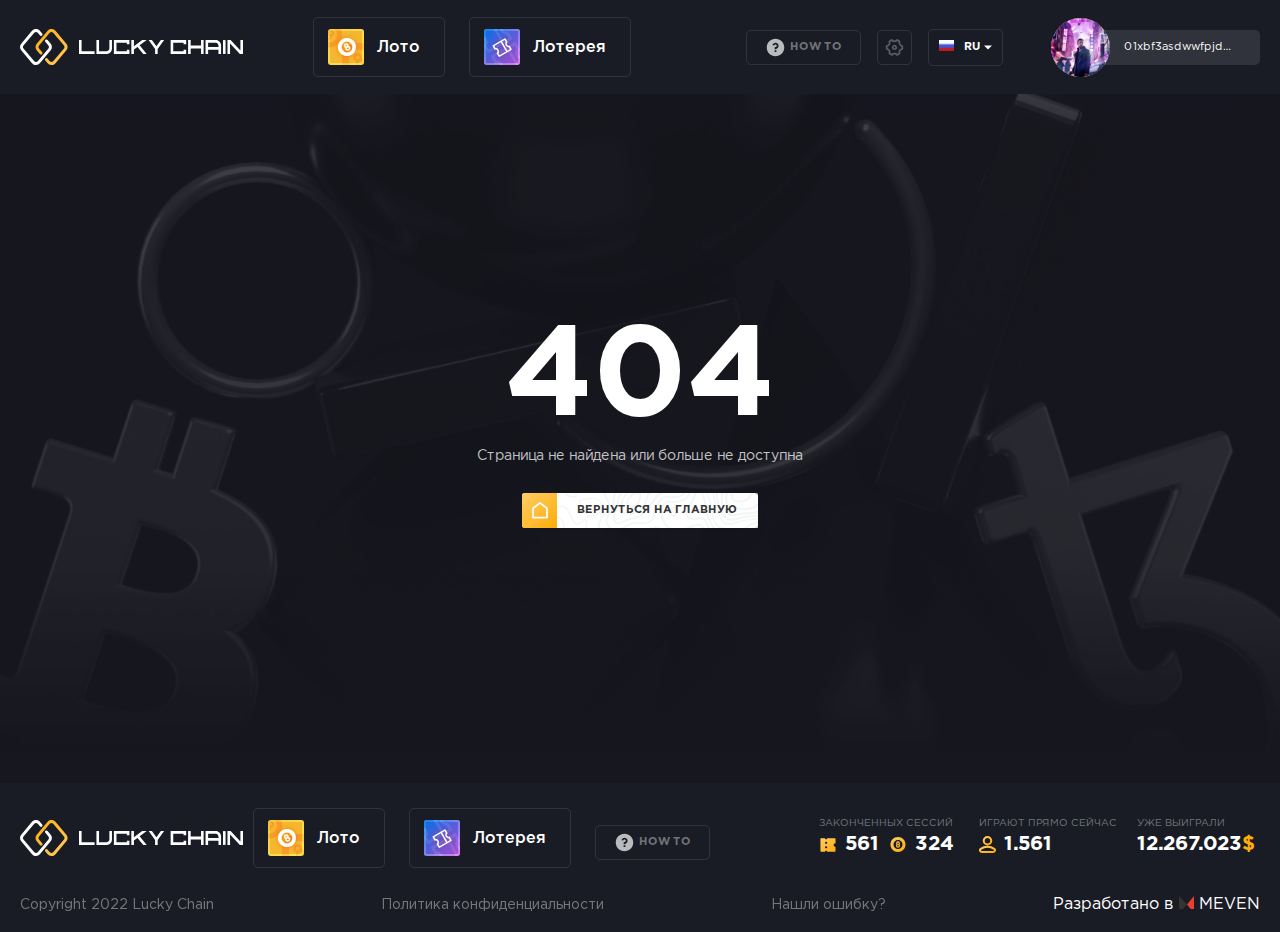
<file: https404.html>
<!DOCTYPE html>
<html lang="ru">
  <head>
    <meta http-equiv="Content-Type" content="text/html;charset=utf-8">
    <meta name="viewport" content="initial-scale=1.0, width=device-width">
    <meta name="format-detection" content="telephone=no">
    <link rel="shortcut icon" type="image/x-icon" href="favicon.ico">
    <link rel="stylesheet" href="vendors/remodal/remodal.css">
    <link rel="stylesheet" href="vendors/remodal/remodal-default-theme.css">
    <link rel="stylesheet" href="vendors/swiper/swiper-css.css">
    <link rel="stylesheet" href="assets/css/app.css">
  </head>
  <body class="dark-theme">
    <header class="header">
      <div class="container">
        <div class="header__mob"><a class="header__logo" href="#"><img class="black" src="assets/images/svg/logo-black.svg" alt=""><img class="white" src="assets/images/svg/logo-white.svg" alt=""></a>
          <div class="header__tgl js-tgl"><svg class="op"><use xlink:href="assets/images/svg/svg.svg#toggle"></use></svg>
<svg class="cl"><use xlink:href="assets/images/svg/svg.svg#close"></use></svg>
          </div>
        </div>
        <div class="header__inner">
          <div class="header__left"><a class="header__logo" href="#"><img class="black" src="assets/images/svg/logo-black.svg" alt=""><img class="white" src="assets/images/svg/logo-white.svg" alt=""></a>
            <div class="header__links"><a class="header__links-item bg1" href="#"><span class="header__links-icon"><img src="assets/images/svg/header-icon1.svg" alt=""></span><span class="header__links-tx">Лото</span></a><a class="header__links-item bg2" href="#"><span class="header__links-icon"><img src="assets/images/svg/header-icon2.svg" alt=""></span><span class="header__links-tx">Лотерея</span></a></div>
          </div>
          <div class="header__mob-menu">
            <ul>
              <li><a href="#">Лото</a></li>
              <li><a href="#">Лотерея</a></li>
              <li><a href="#">Кошелек</a></li>
              <li><a href="#">История транзакций</a></li>
              <li><a href="#">Перейти в дашборд</a></li>
              <li><a href="#">How to</a></li>
            </ul>
          </div>
          <div class="header__right"><a class="header__how" href="#"><svg><use xlink:href="assets/images/svg/svg.svg#quest"></use></svg><span>HOW TO</span></a>
            <div class="header__settings"><a class="header__settings-title" href="#" data-remodal-target="modalSet"><svg><use xlink:href="assets/images/svg/svg.svg#setting"></use></svg></a></div>
            <div class="header__lang">
              <div class="header__lang-title js-lang">
                <div class="header__lang-fl"><img src="assets/images/fl1.jpg" alt=""></div>
                <div class="header__lang-tit">ru</div>
                <div class="header__lang-ar"><svg><use xlink:href="assets/images/svg/svg.svg#arrow"></use></svg></div>
              </div>
              <div class="header__lang-drop"><a class="header__lang-drop-item" href="#"><span class="header__lang-drop-fl"><img src="assets/images/fl2.jpg" alt=""></span><span class="header__lang-drop-tit">IE</span></a><a class="header__lang-drop-item" href="#"><span class="header__lang-drop-fl"><img src="assets/images/fl3.jpg" alt=""></span><span class="header__lang-drop-tit">EN</span></a></div>
            </div><!--a(href="#" data-remodal-target="modalKl").button.button-primary<span class="icon"><svg><use xlink:href="assets/images/svg/svg.svg#user"></use></svg></span><span class="tx"><span>ПРивязать кошелек --></span></span>
            <div class="header__user">
              <div class="header__user-ava" data-remodal-target="modalMenu"><img src="assets/images/ava-big.jpg" alt=""></div>
              <div class="header__user-bl">
                <div class="header__user-bl-name">Denny</div>
                <div class="header__user-bl-in">
                  <div class="header__user-bl-inner" id="bl2">01xbf3asdwwfpjd8f0xbf3asdwwfpjd8f</div>
                  <div class="header__user-bl-bt" onclick="copytext('#bl2')"><img src="assets/images/svg/copy2.svg" alt=""></div>
                </div>
              </div>
            </div>
          </div>
        </div>
      </div>
    </header>
    <div class="wrapper">
      <div class="https404">
        <div class="container">
          <div class="https404__inner">
            <div class="https404__nb">404</div>
            <p>Страница не найдена или больше не доступна</p><a class="button button-primary" href="#"><span class="icon"><img src="assets/images/svg/home.svg" alt=""></span><span class="tx"><span>Вернуться на главную</span></span></a>
          </div>
        </div>
      </div>
    </div>
    <footer class="footer">
      <div class="container">
        <div class="footer__top">
          <div class="footer__left"><a class="footer__logo" href="#"><img class="black" src="assets/images/svg/logo-black.svg" alt=""><img class="white" src="assets/images/svg/logo-white.svg" alt=""></a>
            <div class="header__links"><a class="header__links-item bg1" href="#"><span class="header__links-icon"><img src="assets/images/svg/header-icon1.svg" alt=""></span><span class="header__links-tx">Лото</span></a><a class="header__links-item bg2" href="#"><span class="header__links-icon"><img src="assets/images/svg/header-icon2.svg" alt=""></span><span class="header__links-tx">Лотерея</span></a><a class="header__how" href="#"><svg><use xlink:href="assets/images/svg/svg.svg#quest"></use></svg><span>HOW TO</span></a></div>
          </div>
          <div class="footer__right">
            <div class="footer__nb">
              <div class="footer__nb-item">
                <div class="footer__nb-title">Законченных сессий</div>
                <div class="footer__nb-nmb"> <img src="assets/images/svg/icon4.svg" alt=''> 561</div>
                <div class="footer__nb-nmb"> <img src="assets/images/svg/icon5.svg" alt=''> 324</div>
              </div>
              <div class="footer__nb-item">
                <div class="footer__nb-title">Играют прямо сейчас</div>
                <div class="footer__nb-nmb"> <img src="assets/images/svg/icon6.svg" alt=''> 1.561</div>
              </div>
              <div class="footer__nb-item">
                <div class="footer__nb-title">Уже выиграли</div>
                <div class="footer__nb-nmb">12.267.023<span>$</span></div>
              </div>
            </div>
          </div>
        </div>
        <div class="footer__bottom">
          <div class="footer__tx">Copyright 2022 Lucky Chain</div><a class="footer__link m2" href="#">Политика конфиденциальности</a><a class="footer__link m3" href="#">Нашли ошибку?</a><a class="footer__dev" href="#">Разработано в     <img src="assets/images/svg/dev.svg" alt=''>     MEVEN</a>
        </div>
      </div>
    </footer>
    <div class="remodal-bg"></div>
    <div class="remodal" data-remodal-id="modal1">
      <div class="button remodal-close" data-remodal-action="close"></div>
      <div class="remodal__inner">
        <div class="remodal__bil">
          <div class="remodal__bil-smile"><img src="assets/images/svg/smile.svg" alt=""></div>
          <div class="remodal__bil-title">Тикет не выиграл</div>
          <div class="remodal__bil-tx">Призовой фонд составил</div>
          <div class="remodal__bil-price">67.023<span>$</span></div>
          <div class="remodal__bil-ch col1">Совпало 0</div>
          <div class="remodal__bil-nb">
            <div class="remodal__bil-nb-in">
              <div class="remodal__bil-nb-item er">1</div>
            </div>
            <div class="remodal__bil-nb-in">
              <div class="remodal__bil-nb-item ok">2</div>
            </div>
            <div class="remodal__bil-nb-in">
              <div class="remodal__bil-nb-item ok">4</div>
            </div>
            <div class="remodal__bil-nb-in">
              <div class="remodal__bil-nb-item ok">7</div>
            </div>
            <div class="remodal__bil-nb-in">
              <div class="remodal__bil-nb-item ok">3</div>
            </div>
            <div class="remodal__bil-nb-in">
              <div class="remodal__bil-nb-item ok">5</div>
            </div>
          </div>
          <div class="remodal__bil-sl">
            <div class="remodal__bil-sl-title">Выпавшие числа:</div>
            <div class="remodal__bil-sl-list">
              <div class="remodal__bil-sl-list-item col">8</div>
              <div class="remodal__bil-sl-list-item">2</div>
              <div class="remodal__bil-sl-list-item">4</div>
              <div class="remodal__bil-sl-list-item">7</div>
              <div class="remodal__bil-sl-list-item">3</div>
              <div class="remodal__bil-sl-list-item">5</div>
            </div>
          </div>
          <div class="remodal__btn"><a class="button button-primary" href="#" data-remodal-action="close"><span class="icon"><img src="assets/images/svg/arrow3.svg" alt=""></span><span class="tx"><span>Понятно</span></span></a></div>
        </div>
      </div>
    </div>
    <div class="remodal" data-remodal-id="modal2">
      <div class="button remodal-close" data-remodal-action="close"></div>
      <div class="remodal__inner">
        <div class="remodal__bil">
          <div class="remodal__bil-smile"><img src="assets/images/svg/smile.svg" alt=""></div>
          <div class="remodal__bil-title">Билет не выиграл</div>
          <div class="remodal__bil-tx">Призовой фонд составил</div>
          <div class="remodal__bil-price">67.023<span>$</span></div>
          <div class="remodal__bil-ch col1">Не все числа совпали</div>
          <div class="remodal__bil-tbl">
            <div class="wl__vm-in">
              <div class="wl__vm-top"> №7129190512651</div>
              <div class="wl__vm-tx">
                <div class="wl__vm-tbl">
                  <div class="wl__vm-tbl-item">1</div>
                  <div class="wl__vm-tbl-item"></div>
                  <div class="wl__vm-tbl-item">56</div>
                  <div class="wl__vm-tbl-item">93</div>
                  <div class="wl__vm-tbl-item"><img src="assets/images/svg/ok.svg" alt=''></div>
                  <div class="wl__vm-tbl-item">23</div>
                  <div class="wl__vm-tbl-item"></div>
                  <div class="wl__vm-tbl-item">7</div>
                  <div class="wl__vm-tbl-item">00</div>
                  <div class="wl__vm-tbl-item">7</div>
                  <div class="wl__vm-tbl-item">93</div>
                  <div class="wl__vm-tbl-item"></div>
                  <div class="wl__vm-tbl-item">23</div>
                  <div class="wl__vm-tbl-item"><img src="assets/images/svg/ok.svg" alt=''></div>
                  <div class="wl__vm-tbl-item">00</div>
                  <div class="wl__vm-tbl-item">56</div>
                  <div class="wl__vm-tbl-item"></div>
                  <div class="wl__vm-tbl-item">1</div>
                  <div class="wl__vm-tbl-item">00</div>
                  <div class="wl__vm-tbl-item">56</div>
                  <div class="wl__vm-tbl-item"><img src="assets/images/svg/ok.svg" alt=''></div>
                  <div class="wl__vm-tbl-item">7</div>
                  <div class="wl__vm-tbl-item">93</div>
                  <div class="wl__vm-tbl-item"></div>
                  <div class="wl__vm-tbl-item">1</div>
                  <div class="wl__vm-tbl-item">23</div>
                  <div class="wl__vm-tbl-item"></div>
                </div>
                <div class="wl__vm-tbl">
                  <div class="wl__vm-tbl-item">1</div>
                  <div class="wl__vm-tbl-item"></div>
                  <div class="wl__vm-tbl-item">56</div>
                  <div class="wl__vm-tbl-item">93</div>
                  <div class="wl__vm-tbl-item"><img src="assets/images/svg/ok.svg" alt=''></div>
                  <div class="wl__vm-tbl-item">23</div>
                  <div class="wl__vm-tbl-item"></div>
                  <div class="wl__vm-tbl-item">7</div>
                  <div class="wl__vm-tbl-item">00</div>
                  <div class="wl__vm-tbl-item">7</div>
                  <div class="wl__vm-tbl-item">93</div>
                  <div class="wl__vm-tbl-item"></div>
                  <div class="wl__vm-tbl-item">23</div>
                  <div class="wl__vm-tbl-item"> <img src="assets/images/svg/ok.svg" alt=''></div>
                  <div class="wl__vm-tbl-item">00</div>
                  <div class="wl__vm-tbl-item">56</div>
                  <div class="wl__vm-tbl-item"></div>
                  <div class="wl__vm-tbl-item">1</div>
                  <div class="wl__vm-tbl-item">00</div>
                  <div class="wl__vm-tbl-item">56</div>
                  <div class="wl__vm-tbl-item"></div>
                  <div class="wl__vm-tbl-item">7</div>
                  <div class="wl__vm-tbl-item">93</div>
                  <div class="wl__vm-tbl-item"><img src="assets/images/svg/ok.svg" alt=''></div>
                  <div class="wl__vm-tbl-item">1</div>
                  <div class="wl__vm-tbl-item">23</div>
                  <div class="wl__vm-tbl-item"></div>
                </div>
              </div>
            </div>
          </div>
          <div class="remodal__bil-sl">
            <div class="remodal__bil-sl-title">Выпавшие числа:</div>
            <div class="remodal__bil-sl-list">
              <div class="remodal__bil-sl-list-item">45</div>
              <div class="remodal__bil-sl-list-item">2</div>
              <div class="remodal__bil-sl-list-item">85</div>
              <div class="remodal__bil-sl-list-item">7</div>
              <div class="remodal__bil-sl-list-item">95</div>
              <div class="remodal__bil-sl-list-item">5</div>
              <div class="remodal__bil-sl-list-item">4</div>
              <div class="remodal__bil-sl-list-item">7</div>
              <div class="remodal__bil-sl-list-item">3</div>
              <div class="remodal__bil-sl-list-item">5</div>
              <div class="remodal__bil-sl-list-item">85</div>
              <div class="remodal__bil-sl-list-item">7</div>
              <div class="remodal__bil-sl-list-item">95</div>
              <div class="remodal__bil-sl-list-item">5</div>
              <div class="remodal__bil-sl-list-item">4</div>
              <div class="remodal__bil-sl-list-item">7</div>
              <div class="remodal__bil-sl-list-item">3</div>
              <div class="remodal__bil-sl-list-item">5</div>
            </div>
          </div>
          <div class="remodal__btn"><a class="button button-primary" href="#" data-remodal-action="close"><span class="icon"><img src="assets/images/svg/arrow3.svg" alt=""></span><span class="tx"><span>Понятно</span></span></a></div>
        </div>
      </div>
    </div>
    <div class="remodal" data-remodal-id="modal3">
      <div class="button remodal-close" data-remodal-action="close"></div>
      <div class="remodal__inner">
        <div class="remodal__bil">
          <div class="remodal__bil-smile"><img src="assets/images/svg/krow.svg" alt=""></div>
          <div class="remodal__bil-title">Поздравляем</div>
          <div class="remodal__bil-tx">Ваш выигрыш составил:</div>
          <div class="remodal__bil-price">67.023<span>$</span></div>
          <div class="remodal__bil-ch col2">Совпало 6</div>
          <div class="remodal__bil-nb">
            <div class="remodal__bil-nb-in">
              <div class="remodal__bil-nb-item ok">1</div>
            </div>
            <div class="remodal__bil-nb-in">
              <div class="remodal__bil-nb-item ok">2</div>
            </div>
            <div class="remodal__bil-nb-in">
              <div class="remodal__bil-nb-item ok">4</div>
            </div>
            <div class="remodal__bil-nb-in">
              <div class="remodal__bil-nb-item ok">7</div>
            </div>
            <div class="remodal__bil-nb-in">
              <div class="remodal__bil-nb-item ok">3</div>
            </div>
            <div class="remodal__bil-nb-in">
              <div class="remodal__bil-nb-item ok">5</div>
            </div>
          </div>
          <div class="remodal__vr">
            <div class="remodal__vr-item fl">
              <div class="remodal__vr-img"><img src="assets/images/svg/modal-ic1.svg" alt=""></div>
              <div class="remodal__vr-tx">
                <div class="remodal__vr-tt">Зачисление выигрыша</div>
                <div class="remodal__vr-data">05.04.2022</div>
              </div>
            </div>
            <div class="remodal__vr-item">
              <div class="remodal__vr-tit">Получено</div>
              <div class="remodal__vr-pr">+67.023 <img src="assets/images/svg/modal-ic2.svg" alt=''></div>
            </div>
          </div>
          <div class="remodal__lk">0xbf3asdwwfpjd8f0xbf3asdwwfpjd8f0xbf3asdwwfpjd8f</div>
          <div class="remodal__btn"><a class="button button-primary" href="#" data-remodal-action="close"><span class="icon"><img src="assets/images/svg/arrow3.svg" alt=""></span><span class="tx"><span>Понятно</span></span></a></div>
        </div>
      </div>
    </div>
    <div class="remodal" data-remodal-id="modal4">
      <div class="button remodal-close" data-remodal-action="close"></div>
      <div class="remodal__inner">
        <div class="remodal__bil">
          <div class="remodal__bil-smile"><img src="assets/images/svg/krow.svg" alt=""></div>
          <div class="remodal__bil-title">Поздравляем</div>
          <div class="remodal__bil-tx">Ваш выигрыш составил:</div>
          <div class="remodal__bil-price">67.023<span>$</span></div>
          <div class="remodal__bil-ch col2">1 тур</div>
          <div class="remodal__bil-nb">
            <div class="remodal__bil-nb-in">
              <div class="remodal__bil-nb-item wh">1</div>
            </div>
            <div class="remodal__bil-nb-in">
              <div class="remodal__bil-nb-item wh">2</div>
            </div>
            <div class="remodal__bil-nb-in">
              <div class="remodal__bil-nb-item wh">4</div>
            </div>
            <div class="remodal__bil-nb-in">
              <div class="remodal__bil-nb-item wh">7</div>
            </div>
            <div class="remodal__bil-nb-in">
              <div class="remodal__bil-nb-item wh">3</div>
            </div>
            <div class="remodal__bil-nb-in">
              <div class="remodal__bil-nb-item wh">5</div>
            </div>
          </div>
          <div class="remodal__bil-tbl">
            <div class="wl__vm-in">
              <div class="wl__vm-top"> №7129190512651</div>
              <div class="wl__vm-tx">
                <div class="wl__vm-tbl">
                  <div class="wl__vm-tbl-item"><img src="assets/images/svg/ok.svg" alt=''></div>
                  <div class="wl__vm-tbl-item"></div>
                  <div class="wl__vm-tbl-item"><img src="assets/images/svg/ok.svg" alt=''></div>
                  <div class="wl__vm-tbl-item"></div>
                  <div class="wl__vm-tbl-item"><img src="assets/images/svg/ok.svg" alt=''></div>
                  <div class="wl__vm-tbl-item"><img src="assets/images/svg/ok.svg" alt=''></div>
                  <div class="wl__vm-tbl-item"></div>
                  <div class="wl__vm-tbl-item"><img src="assets/images/svg/ok.svg" alt=''></div>
                  <div class="wl__vm-tbl-item"><img src="assets/images/svg/ok.svg" alt=''></div>
                  <div class="wl__vm-tbl-item">7</div>
                  <div class="wl__vm-tbl-item">93</div>
                  <div class="wl__vm-tbl-item"></div>
                  <div class="wl__vm-tbl-item">23</div>
                  <div class="wl__vm-tbl-item"></div>
                  <div class="wl__vm-tbl-item">00</div>
                  <div class="wl__vm-tbl-item">56</div>
                  <div class="wl__vm-tbl-item"></div>
                  <div class="wl__vm-tbl-item">1</div>
                  <div class="wl__vm-tbl-item">00</div>
                  <div class="wl__vm-tbl-item">56</div>
                  <div class="wl__vm-tbl-item"></div>
                  <div class="wl__vm-tbl-item">7</div>
                  <div class="wl__vm-tbl-item">93</div>
                  <div class="wl__vm-tbl-item"></div>
                  <div class="wl__vm-tbl-item">1</div>
                  <div class="wl__vm-tbl-item">23</div>
                  <div class="wl__vm-tbl-item"></div>
                </div>
                <div class="wl__vm-tbl">
                  <div class="wl__vm-tbl-item">1</div>
                  <div class="wl__vm-tbl-item"></div>
                  <div class="wl__vm-tbl-item">56</div>
                  <div class="wl__vm-tbl-item">93</div>
                  <div class="wl__vm-tbl-item"></div>
                  <div class="wl__vm-tbl-item">23</div>
                  <div class="wl__vm-tbl-item"></div>
                  <div class="wl__vm-tbl-item">7</div>
                  <div class="wl__vm-tbl-item">00</div>
                  <div class="wl__vm-tbl-item">7</div>
                  <div class="wl__vm-tbl-item">93</div>
                  <div class="wl__vm-tbl-item"></div>
                  <div class="wl__vm-tbl-item">23</div>
                  <div class="wl__vm-tbl-item"></div>
                  <div class="wl__vm-tbl-item">00</div>
                  <div class="wl__vm-tbl-item">56</div>
                  <div class="wl__vm-tbl-item"></div>
                  <div class="wl__vm-tbl-item">1</div>
                  <div class="wl__vm-tbl-item">00</div>
                  <div class="wl__vm-tbl-item">56</div>
                  <div class="wl__vm-tbl-item"></div>
                  <div class="wl__vm-tbl-item">7</div>
                  <div class="wl__vm-tbl-item">93</div>
                  <div class="wl__vm-tbl-item"></div>
                  <div class="wl__vm-tbl-item">1</div>
                  <div class="wl__vm-tbl-item">23</div>
                  <div class="wl__vm-tbl-item"></div>
                </div>
              </div>
            </div>
          </div>
          <div class="remodal__vr">
            <div class="remodal__vr-item fl">
              <div class="remodal__vr-img"><img src="assets/images/svg/modal-ic1.svg" alt=""></div>
              <div class="remodal__vr-tx">
                <div class="remodal__vr-tt">Зачисление выигрыша</div>
                <div class="remodal__vr-data">05.04.2022</div>
              </div>
            </div>
            <div class="remodal__vr-item">
              <div class="remodal__vr-tit">Получено</div>
              <div class="remodal__vr-pr">+67.023 <img src="assets/images/svg/modal-ic2.svg" alt=''></div>
            </div>
          </div>
          <div class="remodal__lk">0xbf3asdwwfpjd8f0xbf3asdwwfpjd8f0xbf3asdwwfpjd8f</div>
          <div class="remodal__btn"><a class="button button-primary" href="#" data-remodal-action="close"><span class="icon"><img src="assets/images/svg/arrow3.svg" alt=""></span><span class="tx"><span>Понятно</span></span></a></div>
        </div>
      </div>
    </div>
    <div class="remodal" data-remodal-id="modal5">
      <div class="button remodal-close" data-remodal-action="close"></div>
      <div class="remodal__inner">
        <div class="remodal__title">Поделиться</div>
        <div class="remodal__soc-i">
          <div class="remodal__soc"><a class="remodal__soc-item" href="#"><span class="remodal__soc-im"><img src="assets/images/sc1.jpg" alt=""></span><span class="remodal__soc-tx">ВКонтакте</span></a><a class="remodal__soc-item" href="#"><span class="remodal__soc-im"><img src="assets/images/sc2.jpg" alt=""></span><span class="remodal__soc-tx">WhatsApp</span></a><a class="remodal__soc-item" href="#"><span class="remodal__soc-im"><img src="assets/images/sc3.jpg" alt=""></span><span class="remodal__soc-tx">Facebook</span></a><a class="remodal__soc-item" href="#"><span class="remodal__soc-im"><img src="assets/images/sc4.jpg" alt=""></span><span class="remodal__soc-tx">Twitter</span></a><a class="remodal__soc-item" href="#"><span class="remodal__soc-im"><img src="assets/images/sc5.jpg" alt=""></span><span class="remodal__soc-tx">Email</span></a><a class="remodal__soc-item" href="#"><span class="remodal__soc-im"><img src="assets/images/sc6.jpg" alt=""></span><span class="remodal__soc-tx">Instagram</span></a></div>
        </div>
        <div class="remodal__ref">
          <div class="remodal__ref-title">Ваша реферальная ссылка</div>
          <div class="remodal__ref-in">
            <div class="remodal__ref-tx" id="blM2">askdfaskf/awkdqwldwa/wdfkwdfkwdfkwdfkwdfkwdfkwdfk</div>
            <button class="remodal__ref-bt button">
              <div class="button button-primary" onclick="copytext('#blM2')"><span class="icon"><img src="assets/images/svg/copy3.svg" alt=""></span></div>
            </button>
          </div>
        </div>
      </div>
    </div>
    <div class="remodal" data-remodal-id="modal6">
      <div class="button remodal-close" data-remodal-action="close"></div>
      <div class="remodal__inner">
        <div class="remodal__im"><img src="assets/images/svg/modal-ic3.svg" alt=""></div>
        <div class="remodal__title">Билет не найден</div>
        <p>Проверьте введенные данные на наличие ошибок и выполните поиск заново</p>
        <div class="remodal__btn"><a class="button button-primary" href="#"><span class="icon"><img src="assets/images/svg/arrow3-3.svg" alt=""></span><span class="tx"><span>Вернуться назад</span></span></a></div>
      </div>
    </div>
    <div class="remodal" data-remodal-id="modal7">
      <div class="button remodal-close" data-remodal-action="close"></div>
      <div class="remodal__inner">
        <div class="remodal__im"><img src="assets/images/svg/modal-ic4.svg" alt=""></div>
        <div class="remodal__title">Мы успешно получили ваше сообщение</div>
        <p>Свяжемся с вами в течении 12 часов и ответим на вопросы - пожалуйста проверьте почту и папку “спам”</p>
        <div class="remodal__btn"><a class="button button-primary" href="#" data-remodal-action="close"><span class="icon"><img src="assets/images/svg/arrow3.svg" alt=""></span><span class="tx"><span>Понятно</span></span></a></div>
      </div>
    </div>
    <div class="remodal w-2" data-remodal-id="modal8">
      <div class="button remodal-close" data-remodal-action="close"></div>
      <div class="remodal__inner">
        <div class="remodal__title tw">Покупка тикетов</div>
        <div class="remodal__tk">
          <div class="remodal__tk-tt">выбор тикетов <img src="assets/images/svg/ic2.svg" alt=''></div>
          <div class="remodal__tk-main">
            <div class="remodal__tk-sz">
              <div class="remodal__tk-sz-title">Вы выбрали</div>
              <div class="remodal__tk-sz-nb">
                <input type="number" value="10" disabled><img src="assets/images/svg/modal-ic7.svg" alt="">
              </div>
            </div>
            <div class="remodal__tk-chg js-chg"><span class="op">Изменить <svg><use xlink:href="assets/images/svg/svg.svg#ch"></use></svg></span><span class="cl">Подтвердить <svg><use xlink:href="assets/images/svg/svg.svg#ok"></use></svg></span></div>
          </div>
          <div class="remodal__tk-tx col1">Достаточно средств на кошельке</div>
        </div>
        <div class="remodal__tk-blns">
          <div class="remodal__tk-blns-title">Ваш баланс:</div>
          <div class="remodal__tk-blns-pr">0.000 <img src="assets/images/svg/modal-ic8.svg" alt=''></div>
        </div>
        <div class="remodal__tk-tbl">
          <div class="remodal__tk-tbl-row">
            <div class="remodal__tk-tbl-cell">Цена:</div>
            <div class="remodal__tk-tbl-cell">0.100 <img src="assets/images/svg/modal-ic8.svg" alt=''></div>
          </div>
          <div class="remodal__tk-tbl-row">
            <div class="remodal__tk-tbl-cell">Газ:</div>
            <div class="remodal__tk-tbl-cell">0.005 <img src="assets/images/svg/modal-ic8.svg" alt=''></div>
          </div>
          <div class="remodal__tk-tbl-row all">
            <div class="remodal__tk-tbl-cell">Вы платите:</div>
            <div class="remodal__tk-tbl-cell">0.105 <img src="assets/images/svg/modal-ic8.svg" alt=''></div>
          </div>
        </div>
        <div class="remodal__btn l"><a class="button button-primary" href="#" data-remodal-action="close"><span class="icon"><img src="assets/images/svg/modal-ic9.svg" alt=""></span><span class="tx"><span>Оплатить</span></span></a></div>
      </div>
    </div>
    <div class="remodal w-2" data-remodal-id="modal9">
      <div class="button remodal-close" data-remodal-action="close"></div>
      <div class="remodal__inner">
        <div class="remodal__title tw">Покупка тикетов</div>
        <div class="remodal__tk">
          <div class="remodal__tk-tt">выбор тикетов <img src="assets/images/svg/ic2.svg" alt=''></div>
          <div class="remodal__tk-main">
            <div class="remodal__tk-sz">
              <div class="remodal__tk-sz-title">Вы выбрали</div>
              <div class="remodal__tk-sz-nb">
                <input type="number" value="10" disabled><img src="assets/images/svg/modal-ic7.svg" alt="">
              </div>
            </div>
            <div class="remodal__tk-chg js-chg"><span class="op">Изменить <svg><use xlink:href="assets/images/svg/svg.svg#ch"></use></svg></span><span class="cl">Подтвердить <svg><use xlink:href="assets/images/svg/svg.svg#ok"></use></svg></span></div>
          </div>
          <div class="remodal__tk-tx col2">недостаточно средств на кошельке</div>
        </div>
        <div class="remodal__tk-blns">
          <div class="remodal__tk-blns-title">Ваш баланс:</div>
          <div class="remodal__tk-blns-pr">0.000 <img src="assets/images/svg/modal-ic8.svg" alt=''></div>
        </div>
        <div class="remodal__tk-tbl">
          <div class="remodal__tk-tbl-row">
            <div class="remodal__tk-tbl-cell">Цена:</div>
            <div class="remodal__tk-tbl-cell">0.100 <img src="assets/images/svg/modal-ic8.svg" alt=''></div>
          </div>
          <div class="remodal__tk-tbl-row">
            <div class="remodal__tk-tbl-cell">Газ:</div>
            <div class="remodal__tk-tbl-cell">0.005 <img src="assets/images/svg/modal-ic8.svg" alt=''></div>
          </div>
          <div class="remodal__tk-tbl-row all">
            <div class="remodal__tk-tbl-cell">Вы платите:</div>
            <div class="remodal__tk-tbl-cell">0.105 <img src="assets/images/svg/modal-ic8.svg" alt=''></div>
          </div>
        </div>
        <div class="remodal__btn l"><a class="button button-primary" href="#" data-remodal-action="close"><span class="icon"><img src="assets/images/svg/modal-ic9.svg" alt=""></span><span class="tx"><span>Оплатить</span></span></a></div>
      </div>
    </div>
    <div class="remodal w-2" data-remodal-id="modal10">
      <div class="button remodal-close" data-remodal-action="close"></div>
      <div class="remodal__inner">
        <div class="remodal__title tw">Успешная транзакция</div>
        <p>Вы успешно купили тикеты, отслеживать их можно на странице Дэшборд</p>
        <div class="remodal__bil-nb-tn">Ваши тикеты</div>
        <div class="remodal__bil-nb-t">#1</div>
        <div class="remodal__bil-nb tw">
          <div class="remodal__bil-nb-in">
            <div class="remodal__bil-nb-item gr">1</div>
          </div>
          <div class="remodal__bil-nb-in">
            <div class="remodal__bil-nb-item gr">2</div>
          </div>
          <div class="remodal__bil-nb-in">
            <div class="remodal__bil-nb-item gr">4</div>
          </div>
          <div class="remodal__bil-nb-in">
            <div class="remodal__bil-nb-item gr">7</div>
          </div>
          <div class="remodal__bil-nb-in">
            <div class="remodal__bil-nb-item gr">3</div>
          </div>
          <div class="remodal__bil-nb-in">
            <div class="remodal__bil-nb-item gr">5</div>
          </div>
        </div>
        <div class="remodal__bil-nb-t">#2</div>
        <div class="remodal__bil-nb tw">
          <div class="remodal__bil-nb-in">
            <div class="remodal__bil-nb-item gr">1</div>
          </div>
          <div class="remodal__bil-nb-in">
            <div class="remodal__bil-nb-item gr">2</div>
          </div>
          <div class="remodal__bil-nb-in">
            <div class="remodal__bil-nb-item gr">4</div>
          </div>
          <div class="remodal__bil-nb-in">
            <div class="remodal__bil-nb-item gr">7</div>
          </div>
          <div class="remodal__bil-nb-in">
            <div class="remodal__bil-nb-item gr">3</div>
          </div>
          <div class="remodal__bil-nb-in">
            <div class="remodal__bil-nb-item gr">5</div>
          </div>
        </div>
        <div class="remodal__btn l f"><a class="button button-primary" href="#" data-remodal-action="close"><span class="icon"><img src="assets/images/svg/tik.svg" alt=""></span><span class="tx"><span>Купить еще</span></span></a>
          <div class="remodal__bil-link js-md"><span class="op">Детали</span><span class="cl">Свернуть</span> <svg><use xlink:href="assets/images/svg/svg.svg#arrow2"></use></svg></div>
        </div>
        <div class="remodal__mob">
          <div class="remodal__mob-row">
            <div class="remodal__mob-title">Hash</div>
            <div class="remodal__mob-tx">0xb4bc263278d3f77a652a8d73a6bfd8ec0ba1a63923bbb4f38147fb8a943da26d</div>
          </div>
          <div class="remodal__mob-row">
            <div class="remodal__mob-title">Block</div>
            <div class="remodal__mob-tx">6695675 | 7 Confirmations</div>
          </div>
          <div class="remodal__mob-row">
            <div class="remodal__mob-title">Time</div>
            <div class="remodal__mob-tx">11/13/2018 1:16:00 PM (2 minutes ago)</div>
          </div>
          <div class="remodal__mob-row">
            <div class="remodal__mob-title">From</div>
            <div class="remodal__mob-tx">0xbf3a3asdwwfpjd8fsd3asdwwfpjd8fwwfpjd8f</div>
          </div>
          <div class="remodal__mob-row">
            <div class="remodal__mob-title">To</div>
            <div class="remodal__mob-tx">0xbf3a3asdwwfpjd8fsd3asdwwfpjd8fwwfpjd8f</div>
          </div>
          <div class="remodal__mob-row">
            <div class="remodal__mob-title">Value</div>
            <div class="remodal__mob-tx">9.44189 BNB | $1.964,39</div>
          </div>
          <div class="remodal__mob-row">
            <div class="remodal__mob-title">Fee</div>
            <div class="remodal__mob-tx">0.0021 BNB | $0,44</div>
          </div>
          <div class="remodal__mob-row">
            <div class="remodal__mob-title">Gas Price</div>
            <div class="remodal__mob-tx">100 GWei</div>
          </div>
          <div class="remodal__mob-row">
            <div class="remodal__mob-title">Gas Limit</div>
            <div class="remodal__mob-tx">21.000</div>
          </div>
          <div class="remodal__mob-row">
            <div class="remodal__mob-title">Gas Used</div>
            <div class="remodal__mob-tx">21.000</div>
          </div>
        </div>
      </div>
    </div>
    <div class="remodal" data-remodal-id="modal11">
      <div class="button remodal-close" data-remodal-action="close"></div>
      <div class="remodal__inner">
        <div class="remodal__title tw">Покупка тикетов</div>
        <div class="remodal__tk">
          <div class="remodal__tk-tt">выбор тикетов <svg><use xlink:href="assets/images/svg/svg.svg#tik"></use></svg></div>
          <div class="remodal__tk-main">
            <div class="remodal__tk-sz">
              <div class="remodal__tk-sz-title">Вы выбрали</div>
              <div class="remodal__tk-sz-nb">
                <input type="number" value="10" disabled><img src="assets/images/svg/modal-ic7.svg" alt="">
              </div>
            </div>
            <div class="remodal__tk-chg js-chg"><span class="op">Изменить <svg><use xlink:href="assets/images/svg/svg.svg#ch"></use></svg></span><span class="cl">Подтвердить <svg><use xlink:href="assets/images/svg/svg.svg#ok"></use></svg></span></div>
          </div>
          <div class="remodal__tk-tx col1">Достаточно средств на кошельке</div>
        </div>
        <div class="remodal__tk-blns">
          <div class="remodal__tk-blns-title">Ваш баланс:</div>
          <div class="remodal__tk-blns-pr">0.000 <img src="assets/images/svg/modal-ic8.svg" alt=''></div>
        </div>
        <div class="remodal__tk-tbl">
          <div class="remodal__tk-tbl-row">
            <div class="remodal__tk-tbl-cell">Цена:</div>
            <div class="remodal__tk-tbl-cell">0.100 <img src="assets/images/svg/modal-ic8.svg" alt=''></div>
          </div>
          <div class="remodal__tk-tbl-row">
            <div class="remodal__tk-tbl-cell">Газ:</div>
            <div class="remodal__tk-tbl-cell">0.005 <img src="assets/images/svg/modal-ic8.svg" alt=''></div>
          </div>
          <div class="remodal__tk-tbl-row all">
            <div class="remodal__tk-tbl-cell">Вы платите:</div>
            <div class="remodal__tk-tbl-cell">0.105 <img src="assets/images/svg/modal-ic8.svg" alt=''></div>
          </div>
        </div>
        <div class="remodal__btn l"><a class="button button-primary" href="#" data-remodal-action="close"><span class="icon"><img src="assets/images/svg/modal-ic9.svg" alt=""></span><span class="tx"><span>Оплатить</span></span></a></div>
      </div>
    </div>
    <div class="remodal" data-remodal-id="modal12">
      <div class="button remodal-close" data-remodal-action="close"></div>
      <div class="remodal__inner">
        <div class="remodal__title tw">Покупка тикетов</div>
        <div class="remodal__tk">
          <div class="remodal__tk-tt">выбор тикетов <svg><use xlink:href="assets/images/svg/svg.svg#tik"></use></svg></div>
          <div class="remodal__tk-main">
            <div class="remodal__tk-sz">
              <div class="remodal__tk-sz-title">Вы выбрали</div>
              <div class="remodal__tk-sz-nb">
                <input type="number" value="10" disabled><img src="assets/images/svg/modal-ic7.svg" alt="">
              </div>
            </div>
            <div class="remodal__tk-chg js-chg"><span class="op">Изменить <svg><use xlink:href="assets/images/svg/svg.svg#ch"></use></svg></span><span class="cl">Подтвердить <svg><use xlink:href="assets/images/svg/svg.svg#ok"></use></svg></span></div>
          </div>
          <div class="remodal__tk-tx col2">недостаточно средств на кошельке</div>
        </div>
        <div class="remodal__tk-blns">
          <div class="remodal__tk-blns-title">Ваш баланс:</div>
          <div class="remodal__tk-blns-pr">0.000 <img src="assets/images/svg/modal-ic8.svg" alt=''></div>
        </div>
        <div class="remodal__tk-tbl">
          <div class="remodal__tk-tbl-row">
            <div class="remodal__tk-tbl-cell">Цена:</div>
            <div class="remodal__tk-tbl-cell">0.100 <img src="assets/images/svg/modal-ic8.svg" alt=''></div>
          </div>
          <div class="remodal__tk-tbl-row">
            <div class="remodal__tk-tbl-cell">Газ:</div>
            <div class="remodal__tk-tbl-cell">0.005 <img src="assets/images/svg/modal-ic8.svg" alt=''></div>
          </div>
          <div class="remodal__tk-tbl-row all">
            <div class="remodal__tk-tbl-cell">Вы платите:</div>
            <div class="remodal__tk-tbl-cell">0.105 <img src="assets/images/svg/modal-ic8.svg" alt=''></div>
          </div>
        </div>
        <div class="remodal__btn l"><a class="button button-primary" href="#" data-remodal-action="close"><span class="icon"><img src="assets/images/svg/modal-ic9.svg" alt=""></span><span class="tx"><span>Оплатить</span></span></a></div>
      </div>
    </div>
    <div class="remodal w-2" data-remodal-id="modal13">
      <div class="button remodal-close" data-remodal-action="close"></div>
      <div class="remodal__inner">
        <div class="remodal__title tw">Сессия №678</div>
        <p>Вы успешно купили тикеты, отслеживать их можно на странице Дэшборд</p>
        <div class="remodal__bil-nb-tn">Ваши тикеты</div>
        <div class="remodal__bil-nb-t">#1</div>
        <div class="remodal__bil-nb tw">
          <div class="remodal__bil-nb-in">
            <div class="remodal__bil-nb-item gr">1</div>
          </div>
          <div class="remodal__bil-nb-in">
            <div class="remodal__bil-nb-item gr">2</div>
          </div>
          <div class="remodal__bil-nb-in">
            <div class="remodal__bil-nb-item gr">4</div>
          </div>
          <div class="remodal__bil-nb-in">
            <div class="remodal__bil-nb-item gr">7</div>
          </div>
          <div class="remodal__bil-nb-in">
            <div class="remodal__bil-nb-item gr">3</div>
          </div>
          <div class="remodal__bil-nb-in">
            <div class="remodal__bil-nb-item gr">5</div>
          </div>
        </div>
        <div class="remodal__bil-nb-t">#2</div>
        <div class="remodal__bil-nb tw">
          <div class="remodal__bil-nb-in">
            <div class="remodal__bil-nb-item gr">1</div>
          </div>
          <div class="remodal__bil-nb-in">
            <div class="remodal__bil-nb-item gr">2</div>
          </div>
          <div class="remodal__bil-nb-in">
            <div class="remodal__bil-nb-item gr">4</div>
          </div>
          <div class="remodal__bil-nb-in">
            <div class="remodal__bil-nb-item gr">7</div>
          </div>
          <div class="remodal__bil-nb-in">
            <div class="remodal__bil-nb-item gr">3</div>
          </div>
          <div class="remodal__bil-nb-in">
            <div class="remodal__bil-nb-item gr">5</div>
          </div>
        </div>
        <div class="remodal__btn l f"><a class="button button-primary" href="#" data-remodal-action="close"><span class="icon"><img src="assets/images/svg/tik.svg" alt=""></span><span class="tx"><span>Купить еще</span></span></a>
          <div class="remodal__bil-link js-md"><span class="op">Детали</span><span class="cl">Свернуть</span> <svg><use xlink:href="assets/images/svg/svg.svg#arrow2"></use></svg></div>
        </div>
        <div class="remodal__mob">
          <div class="remodal__mob-row">
            <div class="remodal__mob-title">Hash</div>
            <div class="remodal__mob-tx">0xb4bc263278d3f77a652a8d73a6bfd8ec0ba1a63923bbb4f38147fb8a943da26d</div>
          </div>
          <div class="remodal__mob-row">
            <div class="remodal__mob-title">Block</div>
            <div class="remodal__mob-tx">6695675 | 7 Confirmations</div>
          </div>
          <div class="remodal__mob-row">
            <div class="remodal__mob-title">Time</div>
            <div class="remodal__mob-tx">11/13/2018 1:16:00 PM (2 minutes ago)</div>
          </div>
          <div class="remodal__mob-row">
            <div class="remodal__mob-title">From</div>
            <div class="remodal__mob-tx">0xbf3a3asdwwfpjd8fsd3asdwwfpjd8fwwfpjd8f</div>
          </div>
          <div class="remodal__mob-row">
            <div class="remodal__mob-title">To</div>
            <div class="remodal__mob-tx">0xbf3a3asdwwfpjd8fsd3asdwwfpjd8fwwfpjd8f</div>
          </div>
          <div class="remodal__mob-row">
            <div class="remodal__mob-title">Value</div>
            <div class="remodal__mob-tx">9.44189 BNB | $1.964,39</div>
          </div>
          <div class="remodal__mob-row">
            <div class="remodal__mob-title">Fee</div>
            <div class="remodal__mob-tx">0.0021 BNB | $0,44</div>
          </div>
          <div class="remodal__mob-row">
            <div class="remodal__mob-title">Gas Price</div>
            <div class="remodal__mob-tx">100 GWei</div>
          </div>
          <div class="remodal__mob-row">
            <div class="remodal__mob-title">Gas Limit</div>
            <div class="remodal__mob-tx">21.000</div>
          </div>
          <div class="remodal__mob-row">
            <div class="remodal__mob-title">Gas Used</div>
            <div class="remodal__mob-tx">21.000</div>
          </div>
        </div>
      </div>
    </div>
    <div class="remodal w-2" data-remodal-id="modal14">
      <div class="button remodal-close" data-remodal-action="close"></div>
      <div class="remodal__inner">
        <div class="remodal__title tw">Покупка билетов</div>
        <div class="remodal__tk">
          <div class="remodal__tk-tt">выбор билетов <img src="assets/images/svg/ic1.svg" alt=''></div>
          <div class="remodal__tk-main">
            <div class="remodal__tk-sz">
              <div class="remodal__tk-sz-title">Вы выбрали</div>
              <div class="remodal__tk-sz-nb">
                <input type="number" value="10" disabled><img src="assets/images/svg/tk2.svg" alt="">
              </div>
            </div>
            <div class="remodal__tk-chg js-chg"><span class="op">Изменить <svg><use xlink:href="assets/images/svg/svg.svg#ch"></use></svg></span><span class="cl">Подтвердить <svg><use xlink:href="assets/images/svg/svg.svg#ok"></use></svg></span></div>
          </div>
          <div class="remodal__tk-tx col1">Достаточно средств на кошельке</div>
        </div>
        <div class="remodal__tk-blns">
          <div class="remodal__tk-blns-title">Ваш баланс:</div>
          <div class="remodal__tk-blns-pr">0.000 <img src="assets/images/svg/modal-ic8.svg" alt=''></div>
        </div>
        <div class="remodal__tk-tbl">
          <div class="remodal__tk-tbl-row">
            <div class="remodal__tk-tbl-cell">Цена:</div>
            <div class="remodal__tk-tbl-cell">0.100 <img src="assets/images/svg/modal-ic8.svg" alt=''></div>
          </div>
          <div class="remodal__tk-tbl-row">
            <div class="remodal__tk-tbl-cell">Газ:</div>
            <div class="remodal__tk-tbl-cell">0.005 <img src="assets/images/svg/modal-ic8.svg" alt=''></div>
          </div>
          <div class="remodal__tk-tbl-row all">
            <div class="remodal__tk-tbl-cell">Вы платите:</div>
            <div class="remodal__tk-tbl-cell">0.105 <img src="assets/images/svg/modal-ic8.svg" alt=''></div>
          </div>
        </div>
        <div class="remodal__btn l"><a class="button button-primary" href="#" data-remodal-action="close"><span class="icon"><img src="assets/images/svg/modal-ic9.svg" alt=""></span><span class="tx"><span>Оплатить</span></span></a></div>
      </div>
    </div>
    <div class="remodal w-2" data-remodal-id="modal15">
      <div class="button remodal-close" data-remodal-action="close"></div>
      <div class="remodal__inner">
        <div class="remodal__title tw">Покупка билетов</div>
        <div class="remodal__tk">
          <div class="remodal__tk-tt">выбор билетов <img src="assets/images/svg/ic1.svg" alt=''></div>
          <div class="remodal__tk-main">
            <div class="remodal__tk-sz">
              <div class="remodal__tk-sz-title">Вы выбрали</div>
              <div class="remodal__tk-sz-nb">
                <input type="number" value="10" disabled><img src="assets/images/svg/tk2.svg" alt="">
              </div>
            </div>
            <div class="remodal__tk-chg js-chg"><span class="op">Изменить <svg><use xlink:href="assets/images/svg/svg.svg#ch"></use></svg></span><span class="cl">Подтвердить <svg><use xlink:href="assets/images/svg/svg.svg#ok"></use></svg></span></div>
          </div>
          <div class="remodal__tk-tx col2">недостаточно средств на кошельке</div>
        </div>
        <div class="remodal__tk-blns">
          <div class="remodal__tk-blns-title">Ваш баланс:</div>
          <div class="remodal__tk-blns-pr">0.000 <img src="assets/images/svg/modal-ic8.svg" alt=''></div>
        </div>
        <div class="remodal__tk-tbl">
          <div class="remodal__tk-tbl-row">
            <div class="remodal__tk-tbl-cell">Цена:</div>
            <div class="remodal__tk-tbl-cell">0.100 <img src="assets/images/svg/modal-ic8.svg" alt=''></div>
          </div>
          <div class="remodal__tk-tbl-row">
            <div class="remodal__tk-tbl-cell">Газ:</div>
            <div class="remodal__tk-tbl-cell">0.005 <img src="assets/images/svg/modal-ic8.svg" alt=''></div>
          </div>
          <div class="remodal__tk-tbl-row all">
            <div class="remodal__tk-tbl-cell">Вы платите:</div>
            <div class="remodal__tk-tbl-cell">0.105 <img src="assets/images/svg/modal-ic8.svg" alt=''></div>
          </div>
        </div>
        <div class="remodal__btn l"><a class="button button-primary" href="#" data-remodal-action="close"><span class="icon"><img src="assets/images/svg/modal-ic9.svg" alt=""></span><span class="tx"><span>Оплатить</span></span></a></div>
      </div>
    </div>
    <div class="remodal w-2" data-remodal-id="modal16">
      <div class="button remodal-close" data-remodal-action="close"></div>
      <div class="remodal__inner">
        <div class="remodal__title tw">Успешная транзакция</div>
        <p>Вы успешно купили билеты, отслеживать их можно на странице Дэшборд</p>
        <div class="remodal__bil-tbl">
          <div class="remodal__bil-tbl-slider swiper jd-tbl-sl">
            <div class="swiper-wrapper">
              <div class="swiper-slide">
                <div class="wl__vm-in">
                  <div class="wl__vm-top"> №7129190512651</div>
                  <div class="wl__vm-tx">
                    <div class="wl__vm-tbl">
                      <div class="wl__vm-tbl-item">1</div>
                      <div class="wl__vm-tbl-item"></div>
                      <div class="wl__vm-tbl-item">56</div>
                      <div class="wl__vm-tbl-item">93</div>
                      <div class="wl__vm-tbl-item"></div>
                      <div class="wl__vm-tbl-item">23</div>
                      <div class="wl__vm-tbl-item"></div>
                      <div class="wl__vm-tbl-item">7</div>
                      <div class="wl__vm-tbl-item">00</div>
                      <div class="wl__vm-tbl-item">7</div>
                      <div class="wl__vm-tbl-item">93</div>
                      <div class="wl__vm-tbl-item"></div>
                      <div class="wl__vm-tbl-item">23</div>
                      <div class="wl__vm-tbl-item"></div>
                      <div class="wl__vm-tbl-item">00</div>
                      <div class="wl__vm-tbl-item">56</div>
                      <div class="wl__vm-tbl-item"></div>
                      <div class="wl__vm-tbl-item">1</div>
                      <div class="wl__vm-tbl-item">00</div>
                      <div class="wl__vm-tbl-item">56</div>
                      <div class="wl__vm-tbl-item"></div>
                      <div class="wl__vm-tbl-item">7</div>
                      <div class="wl__vm-tbl-item">93</div>
                      <div class="wl__vm-tbl-item"></div>
                      <div class="wl__vm-tbl-item">1</div>
                      <div class="wl__vm-tbl-item">23</div>
                      <div class="wl__vm-tbl-item"></div>
                    </div>
                    <div class="wl__vm-tbl">
                      <div class="wl__vm-tbl-item">1</div>
                      <div class="wl__vm-tbl-item"></div>
                      <div class="wl__vm-tbl-item">56</div>
                      <div class="wl__vm-tbl-item">93</div>
                      <div class="wl__vm-tbl-item"></div>
                      <div class="wl__vm-tbl-item">23</div>
                      <div class="wl__vm-tbl-item"></div>
                      <div class="wl__vm-tbl-item">7</div>
                      <div class="wl__vm-tbl-item">00</div>
                      <div class="wl__vm-tbl-item">7</div>
                      <div class="wl__vm-tbl-item">93</div>
                      <div class="wl__vm-tbl-item"></div>
                      <div class="wl__vm-tbl-item">23</div>
                      <div class="wl__vm-tbl-item"></div>
                      <div class="wl__vm-tbl-item">00</div>
                      <div class="wl__vm-tbl-item">56</div>
                      <div class="wl__vm-tbl-item"></div>
                      <div class="wl__vm-tbl-item">1</div>
                      <div class="wl__vm-tbl-item">00</div>
                      <div class="wl__vm-tbl-item">56</div>
                      <div class="wl__vm-tbl-item"></div>
                      <div class="wl__vm-tbl-item">7</div>
                      <div class="wl__vm-tbl-item">93</div>
                      <div class="wl__vm-tbl-item"></div>
                      <div class="wl__vm-tbl-item">1</div>
                      <div class="wl__vm-tbl-item">23</div>
                      <div class="wl__vm-tbl-item"></div>
                    </div>
                  </div>
                </div>
              </div>
              <div class="swiper-slide">
                <div class="wl__vm-in">
                  <div class="wl__vm-top"> №7129190512651</div>
                  <div class="wl__vm-tx">
                    <div class="wl__vm-tbl">
                      <div class="wl__vm-tbl-item">1</div>
                      <div class="wl__vm-tbl-item"></div>
                      <div class="wl__vm-tbl-item">56</div>
                      <div class="wl__vm-tbl-item">93</div>
                      <div class="wl__vm-tbl-item"></div>
                      <div class="wl__vm-tbl-item">23</div>
                      <div class="wl__vm-tbl-item"></div>
                      <div class="wl__vm-tbl-item">7</div>
                      <div class="wl__vm-tbl-item">00</div>
                      <div class="wl__vm-tbl-item">7</div>
                      <div class="wl__vm-tbl-item">93</div>
                      <div class="wl__vm-tbl-item"></div>
                      <div class="wl__vm-tbl-item">23</div>
                      <div class="wl__vm-tbl-item"></div>
                      <div class="wl__vm-tbl-item">00</div>
                      <div class="wl__vm-tbl-item">56</div>
                      <div class="wl__vm-tbl-item"></div>
                      <div class="wl__vm-tbl-item">1</div>
                      <div class="wl__vm-tbl-item">00</div>
                      <div class="wl__vm-tbl-item">56</div>
                      <div class="wl__vm-tbl-item"></div>
                      <div class="wl__vm-tbl-item">7</div>
                      <div class="wl__vm-tbl-item">93</div>
                      <div class="wl__vm-tbl-item"></div>
                      <div class="wl__vm-tbl-item">1</div>
                      <div class="wl__vm-tbl-item">23</div>
                      <div class="wl__vm-tbl-item"></div>
                    </div>
                    <div class="wl__vm-tbl">
                      <div class="wl__vm-tbl-item">1</div>
                      <div class="wl__vm-tbl-item"></div>
                      <div class="wl__vm-tbl-item">56</div>
                      <div class="wl__vm-tbl-item">93</div>
                      <div class="wl__vm-tbl-item"></div>
                      <div class="wl__vm-tbl-item">23</div>
                      <div class="wl__vm-tbl-item"></div>
                      <div class="wl__vm-tbl-item">7</div>
                      <div class="wl__vm-tbl-item">00</div>
                      <div class="wl__vm-tbl-item">7</div>
                      <div class="wl__vm-tbl-item">93</div>
                      <div class="wl__vm-tbl-item"></div>
                      <div class="wl__vm-tbl-item">23</div>
                      <div class="wl__vm-tbl-item"></div>
                      <div class="wl__vm-tbl-item">00</div>
                      <div class="wl__vm-tbl-item">56</div>
                      <div class="wl__vm-tbl-item"></div>
                      <div class="wl__vm-tbl-item">1</div>
                      <div class="wl__vm-tbl-item">00</div>
                      <div class="wl__vm-tbl-item">56</div>
                      <div class="wl__vm-tbl-item"></div>
                      <div class="wl__vm-tbl-item">7</div>
                      <div class="wl__vm-tbl-item">93</div>
                      <div class="wl__vm-tbl-item"></div>
                      <div class="wl__vm-tbl-item">1</div>
                      <div class="wl__vm-tbl-item">23</div>
                      <div class="wl__vm-tbl-item"></div>
                    </div>
                  </div>
                </div>
              </div>
              <div class="swiper-slide">
                <div class="wl__vm-in">
                  <div class="wl__vm-top"> №7129190512651</div>
                  <div class="wl__vm-tx">
                    <div class="wl__vm-tbl">
                      <div class="wl__vm-tbl-item">1</div>
                      <div class="wl__vm-tbl-item"></div>
                      <div class="wl__vm-tbl-item">56</div>
                      <div class="wl__vm-tbl-item">93</div>
                      <div class="wl__vm-tbl-item"></div>
                      <div class="wl__vm-tbl-item">23</div>
                      <div class="wl__vm-tbl-item"></div>
                      <div class="wl__vm-tbl-item">7</div>
                      <div class="wl__vm-tbl-item">00</div>
                      <div class="wl__vm-tbl-item">7</div>
                      <div class="wl__vm-tbl-item">93</div>
                      <div class="wl__vm-tbl-item"></div>
                      <div class="wl__vm-tbl-item">23</div>
                      <div class="wl__vm-tbl-item"></div>
                      <div class="wl__vm-tbl-item">00</div>
                      <div class="wl__vm-tbl-item">56</div>
                      <div class="wl__vm-tbl-item"></div>
                      <div class="wl__vm-tbl-item">1</div>
                      <div class="wl__vm-tbl-item">00</div>
                      <div class="wl__vm-tbl-item">56</div>
                      <div class="wl__vm-tbl-item"></div>
                      <div class="wl__vm-tbl-item">7</div>
                      <div class="wl__vm-tbl-item">93</div>
                      <div class="wl__vm-tbl-item"></div>
                      <div class="wl__vm-tbl-item">1</div>
                      <div class="wl__vm-tbl-item">23</div>
                      <div class="wl__vm-tbl-item"></div>
                    </div>
                    <div class="wl__vm-tbl">
                      <div class="wl__vm-tbl-item">1</div>
                      <div class="wl__vm-tbl-item"></div>
                      <div class="wl__vm-tbl-item">56</div>
                      <div class="wl__vm-tbl-item">93</div>
                      <div class="wl__vm-tbl-item"></div>
                      <div class="wl__vm-tbl-item">23</div>
                      <div class="wl__vm-tbl-item"></div>
                      <div class="wl__vm-tbl-item">7</div>
                      <div class="wl__vm-tbl-item">00</div>
                      <div class="wl__vm-tbl-item">7</div>
                      <div class="wl__vm-tbl-item">93</div>
                      <div class="wl__vm-tbl-item"></div>
                      <div class="wl__vm-tbl-item">23</div>
                      <div class="wl__vm-tbl-item"></div>
                      <div class="wl__vm-tbl-item">00</div>
                      <div class="wl__vm-tbl-item">56</div>
                      <div class="wl__vm-tbl-item"></div>
                      <div class="wl__vm-tbl-item">1</div>
                      <div class="wl__vm-tbl-item">00</div>
                      <div class="wl__vm-tbl-item">56</div>
                      <div class="wl__vm-tbl-item"></div>
                      <div class="wl__vm-tbl-item">7</div>
                      <div class="wl__vm-tbl-item">93</div>
                      <div class="wl__vm-tbl-item"></div>
                      <div class="wl__vm-tbl-item">1</div>
                      <div class="wl__vm-tbl-item">23</div>
                      <div class="wl__vm-tbl-item"></div>
                    </div>
                  </div>
                </div>
              </div>
              <div class="swiper-slide">
                <div class="wl__vm-in">
                  <div class="wl__vm-top"> №7129190512651</div>
                  <div class="wl__vm-tx">
                    <div class="wl__vm-tbl">
                      <div class="wl__vm-tbl-item">1</div>
                      <div class="wl__vm-tbl-item"></div>
                      <div class="wl__vm-tbl-item">56</div>
                      <div class="wl__vm-tbl-item">93</div>
                      <div class="wl__vm-tbl-item"></div>
                      <div class="wl__vm-tbl-item">23</div>
                      <div class="wl__vm-tbl-item"></div>
                      <div class="wl__vm-tbl-item">7</div>
                      <div class="wl__vm-tbl-item">00</div>
                      <div class="wl__vm-tbl-item">7</div>
                      <div class="wl__vm-tbl-item">93</div>
                      <div class="wl__vm-tbl-item"></div>
                      <div class="wl__vm-tbl-item">23</div>
                      <div class="wl__vm-tbl-item"></div>
                      <div class="wl__vm-tbl-item">00</div>
                      <div class="wl__vm-tbl-item">56</div>
                      <div class="wl__vm-tbl-item"></div>
                      <div class="wl__vm-tbl-item">1</div>
                      <div class="wl__vm-tbl-item">00</div>
                      <div class="wl__vm-tbl-item">56</div>
                      <div class="wl__vm-tbl-item"></div>
                      <div class="wl__vm-tbl-item">7</div>
                      <div class="wl__vm-tbl-item">93</div>
                      <div class="wl__vm-tbl-item"></div>
                      <div class="wl__vm-tbl-item">1</div>
                      <div class="wl__vm-tbl-item">23</div>
                      <div class="wl__vm-tbl-item"></div>
                    </div>
                    <div class="wl__vm-tbl">
                      <div class="wl__vm-tbl-item">1</div>
                      <div class="wl__vm-tbl-item"></div>
                      <div class="wl__vm-tbl-item">56</div>
                      <div class="wl__vm-tbl-item">93</div>
                      <div class="wl__vm-tbl-item"></div>
                      <div class="wl__vm-tbl-item">23</div>
                      <div class="wl__vm-tbl-item"></div>
                      <div class="wl__vm-tbl-item">7</div>
                      <div class="wl__vm-tbl-item">00</div>
                      <div class="wl__vm-tbl-item">7</div>
                      <div class="wl__vm-tbl-item">93</div>
                      <div class="wl__vm-tbl-item"></div>
                      <div class="wl__vm-tbl-item">23</div>
                      <div class="wl__vm-tbl-item"></div>
                      <div class="wl__vm-tbl-item">00</div>
                      <div class="wl__vm-tbl-item">56</div>
                      <div class="wl__vm-tbl-item"></div>
                      <div class="wl__vm-tbl-item">1</div>
                      <div class="wl__vm-tbl-item">00</div>
                      <div class="wl__vm-tbl-item">56</div>
                      <div class="wl__vm-tbl-item"></div>
                      <div class="wl__vm-tbl-item">7</div>
                      <div class="wl__vm-tbl-item">93</div>
                      <div class="wl__vm-tbl-item"></div>
                      <div class="wl__vm-tbl-item">1</div>
                      <div class="wl__vm-tbl-item">23</div>
                      <div class="wl__vm-tbl-item"></div>
                    </div>
                  </div>
                </div>
              </div>
            </div>
            <div class="remodal__bil-tbl-nav">
              <div class="swiper-button-prev js-n-prev"></div>
              <div class="swiper-button-next js-n-next"></div>
            </div>
          </div>
        </div>
        <div class="remodal__btn l f"><a class="button button-primary" href="#" data-remodal-action="close"><span class="icon"><img src="assets/images/svg/modal-ic11.svg" alt=""></span><span class="tx"><span>В дашборд</span></span></a>
          <div class="remodal__bil-link js-md"><span class="op">Детали</span><span class="cl">Свернуть</span> <svg><use xlink:href="assets/images/svg/svg.svg#arrow2"></use></svg></div>
        </div>
        <div class="remodal__mob">
          <div class="remodal__mob-row">
            <div class="remodal__mob-title">Hash</div>
            <div class="remodal__mob-tx">0xb4bc263278d3f77a652a8d73a6bfd8ec0ba1a63923bbb4f38147fb8a943da26d</div>
          </div>
          <div class="remodal__mob-row">
            <div class="remodal__mob-title">Block</div>
            <div class="remodal__mob-tx">6695675 | 7 Confirmations</div>
          </div>
          <div class="remodal__mob-row">
            <div class="remodal__mob-title">Time</div>
            <div class="remodal__mob-tx">11/13/2018 1:16:00 PM (2 minutes ago)</div>
          </div>
          <div class="remodal__mob-row">
            <div class="remodal__mob-title">From</div>
            <div class="remodal__mob-tx">0xbf3a3asdwwfpjd8fsd3asdwwfpjd8fwwfpjd8f</div>
          </div>
          <div class="remodal__mob-row">
            <div class="remodal__mob-title">To</div>
            <div class="remodal__mob-tx">0xbf3a3asdwwfpjd8fsd3asdwwfpjd8fwwfpjd8f</div>
          </div>
          <div class="remodal__mob-row">
            <div class="remodal__mob-title">Value</div>
            <div class="remodal__mob-tx">9.44189 BNB | $1.964,39</div>
          </div>
          <div class="remodal__mob-row">
            <div class="remodal__mob-title">Fee</div>
            <div class="remodal__mob-tx">0.0021 BNB | $0,44</div>
          </div>
          <div class="remodal__mob-row">
            <div class="remodal__mob-title">Gas Price</div>
            <div class="remodal__mob-tx">100 GWei</div>
          </div>
          <div class="remodal__mob-row">
            <div class="remodal__mob-title">Gas Limit</div>
            <div class="remodal__mob-tx">21.000</div>
          </div>
          <div class="remodal__mob-row">
            <div class="remodal__mob-title">Gas Used</div>
            <div class="remodal__mob-tx">21.000</div>
          </div>
        </div>
      </div>
    </div>
    <div class="remodal w-2" data-remodal-id="modal17">
      <div class="button remodal-close" data-remodal-action="close"></div>
      <div class="remodal__inner">
        <div class="remodal__title tw">Покупка билетов</div>
        <div class="remodal__tk">
          <div class="remodal__tk-tt">выбор билетов</div>
          <div class="remodal__tk-main">
            <div class="remodal__tk-sz">
              <div class="remodal__tk-sz-title">Вы выбрали</div>
              <div class="remodal__tk-sz-nb">
                <input type="number" value="10" disabled><img src="assets/images/svg/tk2.svg" alt="">
              </div>
            </div>
            <div class="remodal__tk-chg js-chg"><span class="op">Изменить <svg><use xlink:href="assets/images/svg/svg.svg#ch"></use></svg></span><span class="cl">Подтвердить <svg><use xlink:href="assets/images/svg/svg.svg#ok"></use></svg></span></div>
          </div>
          <div class="remodal__tk-tx col1">Достаточно средств на кошельке</div>
        </div>
        <div class="remodal__tk-blns">
          <div class="remodal__tk-blns-title">Ваш баланс:</div>
          <div class="remodal__tk-blns-pr">0.000 <img src="assets/images/svg/modal-ic8.svg" alt=''></div>
        </div>
        <div class="remodal__tk-tbl">
          <div class="remodal__tk-tbl-row">
            <div class="remodal__tk-tbl-cell">Цена:</div>
            <div class="remodal__tk-tbl-cell">0.100 <img src="assets/images/svg/modal-ic8.svg" alt=''></div>
          </div>
          <div class="remodal__tk-tbl-row">
            <div class="remodal__tk-tbl-cell">Газ:</div>
            <div class="remodal__tk-tbl-cell">0.005 <img src="assets/images/svg/modal-ic8.svg" alt=''></div>
          </div>
          <div class="remodal__tk-tbl-row all">
            <div class="remodal__tk-tbl-cell">Вы платите:</div>
            <div class="remodal__tk-tbl-cell">0.105 <img src="assets/images/svg/modal-ic8.svg" alt=''></div>
          </div>
        </div>
        <div class="remodal__btn l"><a class="button button-primary" href="#" data-remodal-action="close"><span class="icon"><img src="assets/images/svg/modal-ic9.svg" alt=""></span><span class="tx"><span>Оплатить</span></span></a></div>
      </div>
    </div>
    <div class="remodal w-2" data-remodal-id="modal18">
      <div class="button remodal-close" data-remodal-action="close"></div>
      <div class="remodal__inner">
        <div class="remodal__title tw">Покупка билетов</div>
        <div class="remodal__tk">
          <div class="remodal__tk-tt">выбор билетов</div>
          <div class="remodal__tk-main">
            <div class="remodal__tk-sz">
              <div class="remodal__tk-sz-title">Вы выбрали</div>
              <div class="remodal__tk-sz-nb">
                <input type="number" value="10" disabled><img src="assets/images/svg/tk2.svg" alt="">
              </div>
            </div>
            <div class="remodal__tk-chg js-chg"><span class="op">Изменить <svg><use xlink:href="assets/images/svg/svg.svg#ch"></use></svg></span><span class="cl">Подтвердить <svg><use xlink:href="assets/images/svg/svg.svg#ok"></use></svg></span></div>
          </div>
          <div class="remodal__tk-tx col2">недостаточно средств на кошельке</div>
        </div>
        <div class="remodal__tk-blns">
          <div class="remodal__tk-blns-title">Ваш баланс:</div>
          <div class="remodal__tk-blns-pr">0.000 <img src="assets/images/svg/modal-ic8.svg" alt=''></div>
        </div>
        <div class="remodal__tk-tbl">
          <div class="remodal__tk-tbl-row">
            <div class="remodal__tk-tbl-cell">Цена:</div>
            <div class="remodal__tk-tbl-cell">0.100 <img src="assets/images/svg/modal-ic8.svg" alt=''></div>
          </div>
          <div class="remodal__tk-tbl-row">
            <div class="remodal__tk-tbl-cell">Газ:</div>
            <div class="remodal__tk-tbl-cell">0.005 <img src="assets/images/svg/modal-ic8.svg" alt=''></div>
          </div>
          <div class="remodal__tk-tbl-row all">
            <div class="remodal__tk-tbl-cell">Вы платите:</div>
            <div class="remodal__tk-tbl-cell">0.105 <img src="assets/images/svg/modal-ic8.svg" alt=''></div>
          </div>
        </div>
        <div class="remodal__btn l"><a class="button button-primary" href="#" data-remodal-action="close"><span class="icon"><img src="assets/images/svg/modal-ic9.svg" alt=""></span><span class="tx"><span>Оплатить</span></span></a></div>
      </div>
    </div>
    <div class="remodal w-2" data-remodal-id="modal19">
      <div class="button remodal-close" data-remodal-action="close"></div>
      <div class="remodal__inner">
        <div class="remodal__title tw">Сессия №678</div>
        <p>Вы успешно купили билеты, отслеживать их можно на странице Дэшборд</p>
        <div class="remodal__bil-tbl">
          <div class="remodal__bil-tbl-slider swiper jd-tbl-sl2">
            <div class="swiper-wrapper">
              <div class="swiper-slide">
                <div class="wl__vm-in">
                  <div class="wl__vm-top"> №7129190512651</div>
                  <div class="wl__vm-tx">
                    <div class="wl__vm-tbl">
                      <div class="wl__vm-tbl-item">1</div>
                      <div class="wl__vm-tbl-item"></div>
                      <div class="wl__vm-tbl-item">56</div>
                      <div class="wl__vm-tbl-item">93</div>
                      <div class="wl__vm-tbl-item"></div>
                      <div class="wl__vm-tbl-item">23</div>
                      <div class="wl__vm-tbl-item"></div>
                      <div class="wl__vm-tbl-item">7</div>
                      <div class="wl__vm-tbl-item">00</div>
                      <div class="wl__vm-tbl-item">7</div>
                      <div class="wl__vm-tbl-item">93</div>
                      <div class="wl__vm-tbl-item"></div>
                      <div class="wl__vm-tbl-item">23</div>
                      <div class="wl__vm-tbl-item"></div>
                      <div class="wl__vm-tbl-item">00</div>
                      <div class="wl__vm-tbl-item">56</div>
                      <div class="wl__vm-tbl-item"></div>
                      <div class="wl__vm-tbl-item">1</div>
                      <div class="wl__vm-tbl-item">00</div>
                      <div class="wl__vm-tbl-item">56</div>
                      <div class="wl__vm-tbl-item"></div>
                      <div class="wl__vm-tbl-item">7</div>
                      <div class="wl__vm-tbl-item">93</div>
                      <div class="wl__vm-tbl-item"></div>
                      <div class="wl__vm-tbl-item">1</div>
                      <div class="wl__vm-tbl-item">23</div>
                      <div class="wl__vm-tbl-item"></div>
                    </div>
                    <div class="wl__vm-tbl">
                      <div class="wl__vm-tbl-item">1</div>
                      <div class="wl__vm-tbl-item"></div>
                      <div class="wl__vm-tbl-item">56</div>
                      <div class="wl__vm-tbl-item">93</div>
                      <div class="wl__vm-tbl-item"></div>
                      <div class="wl__vm-tbl-item">23</div>
                      <div class="wl__vm-tbl-item"></div>
                      <div class="wl__vm-tbl-item">7</div>
                      <div class="wl__vm-tbl-item">00</div>
                      <div class="wl__vm-tbl-item">7</div>
                      <div class="wl__vm-tbl-item">93</div>
                      <div class="wl__vm-tbl-item"></div>
                      <div class="wl__vm-tbl-item">23</div>
                      <div class="wl__vm-tbl-item"></div>
                      <div class="wl__vm-tbl-item">00</div>
                      <div class="wl__vm-tbl-item">56</div>
                      <div class="wl__vm-tbl-item"></div>
                      <div class="wl__vm-tbl-item">1</div>
                      <div class="wl__vm-tbl-item">00</div>
                      <div class="wl__vm-tbl-item">56</div>
                      <div class="wl__vm-tbl-item"></div>
                      <div class="wl__vm-tbl-item">7</div>
                      <div class="wl__vm-tbl-item">93</div>
                      <div class="wl__vm-tbl-item"></div>
                      <div class="wl__vm-tbl-item">1</div>
                      <div class="wl__vm-tbl-item">23</div>
                      <div class="wl__vm-tbl-item"></div>
                    </div>
                  </div>
                </div>
              </div>
              <div class="swiper-slide">
                <div class="wl__vm-in">
                  <div class="wl__vm-top"> №7129190512651</div>
                  <div class="wl__vm-tx">
                    <div class="wl__vm-tbl">
                      <div class="wl__vm-tbl-item">1</div>
                      <div class="wl__vm-tbl-item"></div>
                      <div class="wl__vm-tbl-item">56</div>
                      <div class="wl__vm-tbl-item">93</div>
                      <div class="wl__vm-tbl-item"></div>
                      <div class="wl__vm-tbl-item">23</div>
                      <div class="wl__vm-tbl-item"></div>
                      <div class="wl__vm-tbl-item">7</div>
                      <div class="wl__vm-tbl-item">00</div>
                      <div class="wl__vm-tbl-item">7</div>
                      <div class="wl__vm-tbl-item">93</div>
                      <div class="wl__vm-tbl-item"></div>
                      <div class="wl__vm-tbl-item">23</div>
                      <div class="wl__vm-tbl-item"></div>
                      <div class="wl__vm-tbl-item">00</div>
                      <div class="wl__vm-tbl-item">56</div>
                      <div class="wl__vm-tbl-item"></div>
                      <div class="wl__vm-tbl-item">1</div>
                      <div class="wl__vm-tbl-item">00</div>
                      <div class="wl__vm-tbl-item">56</div>
                      <div class="wl__vm-tbl-item"></div>
                      <div class="wl__vm-tbl-item">7</div>
                      <div class="wl__vm-tbl-item">93</div>
                      <div class="wl__vm-tbl-item"></div>
                      <div class="wl__vm-tbl-item">1</div>
                      <div class="wl__vm-tbl-item">23</div>
                      <div class="wl__vm-tbl-item"></div>
                    </div>
                    <div class="wl__vm-tbl">
                      <div class="wl__vm-tbl-item">1</div>
                      <div class="wl__vm-tbl-item"></div>
                      <div class="wl__vm-tbl-item">56</div>
                      <div class="wl__vm-tbl-item">93</div>
                      <div class="wl__vm-tbl-item"></div>
                      <div class="wl__vm-tbl-item">23</div>
                      <div class="wl__vm-tbl-item"></div>
                      <div class="wl__vm-tbl-item">7</div>
                      <div class="wl__vm-tbl-item">00</div>
                      <div class="wl__vm-tbl-item">7</div>
                      <div class="wl__vm-tbl-item">93</div>
                      <div class="wl__vm-tbl-item"></div>
                      <div class="wl__vm-tbl-item">23</div>
                      <div class="wl__vm-tbl-item"></div>
                      <div class="wl__vm-tbl-item">00</div>
                      <div class="wl__vm-tbl-item">56</div>
                      <div class="wl__vm-tbl-item"></div>
                      <div class="wl__vm-tbl-item">1</div>
                      <div class="wl__vm-tbl-item">00</div>
                      <div class="wl__vm-tbl-item">56</div>
                      <div class="wl__vm-tbl-item"></div>
                      <div class="wl__vm-tbl-item">7</div>
                      <div class="wl__vm-tbl-item">93</div>
                      <div class="wl__vm-tbl-item"></div>
                      <div class="wl__vm-tbl-item">1</div>
                      <div class="wl__vm-tbl-item">23</div>
                      <div class="wl__vm-tbl-item"></div>
                    </div>
                  </div>
                </div>
              </div>
              <div class="swiper-slide">
                <div class="wl__vm-in">
                  <div class="wl__vm-top"> №7129190512651</div>
                  <div class="wl__vm-tx">
                    <div class="wl__vm-tbl">
                      <div class="wl__vm-tbl-item">1</div>
                      <div class="wl__vm-tbl-item"></div>
                      <div class="wl__vm-tbl-item">56</div>
                      <div class="wl__vm-tbl-item">93</div>
                      <div class="wl__vm-tbl-item"></div>
                      <div class="wl__vm-tbl-item">23</div>
                      <div class="wl__vm-tbl-item"></div>
                      <div class="wl__vm-tbl-item">7</div>
                      <div class="wl__vm-tbl-item">00</div>
                      <div class="wl__vm-tbl-item">7</div>
                      <div class="wl__vm-tbl-item">93</div>
                      <div class="wl__vm-tbl-item"></div>
                      <div class="wl__vm-tbl-item">23</div>
                      <div class="wl__vm-tbl-item"></div>
                      <div class="wl__vm-tbl-item">00</div>
                      <div class="wl__vm-tbl-item">56</div>
                      <div class="wl__vm-tbl-item"></div>
                      <div class="wl__vm-tbl-item">1</div>
                      <div class="wl__vm-tbl-item">00</div>
                      <div class="wl__vm-tbl-item">56</div>
                      <div class="wl__vm-tbl-item"></div>
                      <div class="wl__vm-tbl-item">7</div>
                      <div class="wl__vm-tbl-item">93</div>
                      <div class="wl__vm-tbl-item"></div>
                      <div class="wl__vm-tbl-item">1</div>
                      <div class="wl__vm-tbl-item">23</div>
                      <div class="wl__vm-tbl-item"></div>
                    </div>
                    <div class="wl__vm-tbl">
                      <div class="wl__vm-tbl-item">1</div>
                      <div class="wl__vm-tbl-item"></div>
                      <div class="wl__vm-tbl-item">56</div>
                      <div class="wl__vm-tbl-item">93</div>
                      <div class="wl__vm-tbl-item"></div>
                      <div class="wl__vm-tbl-item">23</div>
                      <div class="wl__vm-tbl-item"></div>
                      <div class="wl__vm-tbl-item">7</div>
                      <div class="wl__vm-tbl-item">00</div>
                      <div class="wl__vm-tbl-item">7</div>
                      <div class="wl__vm-tbl-item">93</div>
                      <div class="wl__vm-tbl-item"></div>
                      <div class="wl__vm-tbl-item">23</div>
                      <div class="wl__vm-tbl-item"></div>
                      <div class="wl__vm-tbl-item">00</div>
                      <div class="wl__vm-tbl-item">56</div>
                      <div class="wl__vm-tbl-item"></div>
                      <div class="wl__vm-tbl-item">1</div>
                      <div class="wl__vm-tbl-item">00</div>
                      <div class="wl__vm-tbl-item">56</div>
                      <div class="wl__vm-tbl-item"></div>
                      <div class="wl__vm-tbl-item">7</div>
                      <div class="wl__vm-tbl-item">93</div>
                      <div class="wl__vm-tbl-item"></div>
                      <div class="wl__vm-tbl-item">1</div>
                      <div class="wl__vm-tbl-item">23</div>
                      <div class="wl__vm-tbl-item"></div>
                    </div>
                  </div>
                </div>
              </div>
              <div class="swiper-slide">
                <div class="wl__vm-in">
                  <div class="wl__vm-top"> №7129190512651</div>
                  <div class="wl__vm-tx">
                    <div class="wl__vm-tbl">
                      <div class="wl__vm-tbl-item">1</div>
                      <div class="wl__vm-tbl-item"></div>
                      <div class="wl__vm-tbl-item">56</div>
                      <div class="wl__vm-tbl-item">93</div>
                      <div class="wl__vm-tbl-item"></div>
                      <div class="wl__vm-tbl-item">23</div>
                      <div class="wl__vm-tbl-item"></div>
                      <div class="wl__vm-tbl-item">7</div>
                      <div class="wl__vm-tbl-item">00</div>
                      <div class="wl__vm-tbl-item">7</div>
                      <div class="wl__vm-tbl-item">93</div>
                      <div class="wl__vm-tbl-item"></div>
                      <div class="wl__vm-tbl-item">23</div>
                      <div class="wl__vm-tbl-item"></div>
                      <div class="wl__vm-tbl-item">00</div>
                      <div class="wl__vm-tbl-item">56</div>
                      <div class="wl__vm-tbl-item"></div>
                      <div class="wl__vm-tbl-item">1</div>
                      <div class="wl__vm-tbl-item">00</div>
                      <div class="wl__vm-tbl-item">56</div>
                      <div class="wl__vm-tbl-item"></div>
                      <div class="wl__vm-tbl-item">7</div>
                      <div class="wl__vm-tbl-item">93</div>
                      <div class="wl__vm-tbl-item"></div>
                      <div class="wl__vm-tbl-item">1</div>
                      <div class="wl__vm-tbl-item">23</div>
                      <div class="wl__vm-tbl-item"></div>
                    </div>
                    <div class="wl__vm-tbl">
                      <div class="wl__vm-tbl-item">1</div>
                      <div class="wl__vm-tbl-item"></div>
                      <div class="wl__vm-tbl-item">56</div>
                      <div class="wl__vm-tbl-item">93</div>
                      <div class="wl__vm-tbl-item"></div>
                      <div class="wl__vm-tbl-item">23</div>
                      <div class="wl__vm-tbl-item"></div>
                      <div class="wl__vm-tbl-item">7</div>
                      <div class="wl__vm-tbl-item">00</div>
                      <div class="wl__vm-tbl-item">7</div>
                      <div class="wl__vm-tbl-item">93</div>
                      <div class="wl__vm-tbl-item"></div>
                      <div class="wl__vm-tbl-item">23</div>
                      <div class="wl__vm-tbl-item"></div>
                      <div class="wl__vm-tbl-item">00</div>
                      <div class="wl__vm-tbl-item">56</div>
                      <div class="wl__vm-tbl-item"></div>
                      <div class="wl__vm-tbl-item">1</div>
                      <div class="wl__vm-tbl-item">00</div>
                      <div class="wl__vm-tbl-item">56</div>
                      <div class="wl__vm-tbl-item"></div>
                      <div class="wl__vm-tbl-item">7</div>
                      <div class="wl__vm-tbl-item">93</div>
                      <div class="wl__vm-tbl-item"></div>
                      <div class="wl__vm-tbl-item">1</div>
                      <div class="wl__vm-tbl-item">23</div>
                      <div class="wl__vm-tbl-item"></div>
                    </div>
                  </div>
                </div>
              </div>
            </div>
          </div>
        </div>
        <div class="remodal__btn l f"><a class="button button-primary" href="#" data-remodal-action="close"><span class="icon"><img src="assets/images/svg/modal-ic11.svg" alt=""></span><span class="tx"><span>В дашборд</span></span></a>
          <div class="remodal__bil-link js-md"><span class="op">Детали</span><span class="cl">Свернуть</span> <svg><use xlink:href="assets/images/svg/svg.svg#arrow2"></use></svg></div>
        </div>
        <div class="remodal__mob">
          <div class="remodal__mob-row">
            <div class="remodal__mob-title">Hash</div>
            <div class="remodal__mob-tx">0xb4bc263278d3f77a652a8d73a6bfd8ec0ba1a63923bbb4f38147fb8a943da26d</div>
          </div>
          <div class="remodal__mob-row">
            <div class="remodal__mob-title">Block</div>
            <div class="remodal__mob-tx">6695675 | 7 Confirmations</div>
          </div>
          <div class="remodal__mob-row">
            <div class="remodal__mob-title">Time</div>
            <div class="remodal__mob-tx">11/13/2018 1:16:00 PM (2 minutes ago)</div>
          </div>
          <div class="remodal__mob-row">
            <div class="remodal__mob-title">From</div>
            <div class="remodal__mob-tx">0xbf3a3asdwwfpjd8fsd3asdwwfpjd8fwwfpjd8f</div>
          </div>
          <div class="remodal__mob-row">
            <div class="remodal__mob-title">To</div>
            <div class="remodal__mob-tx">0xbf3a3asdwwfpjd8fsd3asdwwfpjd8fwwfpjd8f</div>
          </div>
          <div class="remodal__mob-row">
            <div class="remodal__mob-title">Value</div>
            <div class="remodal__mob-tx">9.44189 BNB | $1.964,39</div>
          </div>
          <div class="remodal__mob-row">
            <div class="remodal__mob-title">Fee</div>
            <div class="remodal__mob-tx">0.0021 BNB | $0,44</div>
          </div>
          <div class="remodal__mob-row">
            <div class="remodal__mob-title">Gas Price</div>
            <div class="remodal__mob-tx">100 GWei</div>
          </div>
          <div class="remodal__mob-row">
            <div class="remodal__mob-title">Gas Limit</div>
            <div class="remodal__mob-tx">21.000</div>
          </div>
          <div class="remodal__mob-row">
            <div class="remodal__mob-title">Gas Used</div>
            <div class="remodal__mob-tx">21.000</div>
          </div>
        </div>
      </div>
    </div>
    <div class="remodal w-2" data-remodal-id="modal20">
      <div class="remodal__inner">
        <div class="wl__im tw open">
          <div class="wl__fltr-top"><span>Фильтр билетов</span>
            <div class="ar" data-remodal-action="close"><svg><use xlink:href="assets/images/svg/svg.svg#arrow2"></use></svg></div>
          </div>
          <div class="wl__fltr-mm">
            <div class="wl__fltr-nn">
              <div class="wl__fltr-nn-top">
                <div class="wl__fltr-nn-tit">Комбинация чисел</div><a class="wl__fltr-nn-del" href="#">Очистить <svg><use xlink:href="assets/images/svg/svg.svg#close"></use></svg></a>
              </div>
              <div class="wl__fltr-tbl">
                <div class="wl__fltr-tbl-item">1</div>
                <div class="wl__fltr-tbl-item">2</div>
                <div class="wl__fltr-tbl-item">3</div>
                <div class="wl__fltr-tbl-item">4</div>
                <div class="wl__fltr-tbl-item">5</div>
                <div class="wl__fltr-tbl-item">6</div>
                <div class="wl__fltr-tbl-item">7</div>
                <div class="wl__fltr-tbl-item">8</div>
                <div class="wl__fltr-tbl-item">9</div>
                <div class="wl__fltr-tbl-item">10</div>
                <div class="wl__fltr-tbl-item">11</div>
                <div class="wl__fltr-tbl-item">12</div>
                <div class="wl__fltr-tbl-item">13</div>
                <div class="wl__fltr-tbl-item">14</div>
                <div class="wl__fltr-tbl-item">15</div>
                <div class="wl__fltr-tbl-item">16</div>
                <div class="wl__fltr-tbl-item">17</div>
                <div class="wl__fltr-tbl-item">18</div>
                <div class="wl__fltr-tbl-item">19</div>
                <div class="wl__fltr-tbl-item">20</div>
                <div class="wl__fltr-tbl-item">21</div>
                <div class="wl__fltr-tbl-item">22</div>
                <div class="wl__fltr-tbl-item">23</div>
                <div class="wl__fltr-tbl-item">24</div>
                <div class="wl__fltr-tbl-item">25</div>
                <div class="wl__fltr-tbl-item">26</div>
                <div class="wl__fltr-tbl-item">27</div>
                <div class="wl__fltr-tbl-item">28</div>
                <div class="wl__fltr-tbl-item">29</div>
                <div class="wl__fltr-tbl-item">30</div>
                <div class="wl__fltr-tbl-item">31</div>
                <div class="wl__fltr-tbl-item">32</div>
                <div class="wl__fltr-tbl-item">33</div>
                <div class="wl__fltr-tbl-item">34</div>
                <div class="wl__fltr-tbl-item">35</div>
                <div class="wl__fltr-tbl-item">36</div>
                <div class="wl__fltr-tbl-item">37</div>
                <div class="wl__fltr-tbl-item">38</div>
                <div class="wl__fltr-tbl-item">39</div>
                <div class="wl__fltr-tbl-item">40</div>
                <div class="wl__fltr-tbl-item">41</div>
                <div class="wl__fltr-tbl-item">42</div>
                <div class="wl__fltr-tbl-item">43</div>
                <div class="wl__fltr-tbl-item">44</div>
                <div class="wl__fltr-tbl-item">45</div>
                <div class="wl__fltr-tbl-item">46</div>
                <div class="wl__fltr-tbl-item">47</div>
                <div class="wl__fltr-tbl-item">48</div>
                <div class="wl__fltr-tbl-item">49</div>
                <div class="wl__fltr-tbl-item">50</div>
                <div class="wl__fltr-tbl-item">51</div>
                <div class="wl__fltr-tbl-item">52</div>
                <div class="wl__fltr-tbl-item">53</div>
                <div class="wl__fltr-tbl-item">54</div>
                <div class="wl__fltr-tbl-item">55</div>
                <div class="wl__fltr-tbl-item">56</div>
                <div class="wl__fltr-tbl-item">57</div>
                <div class="wl__fltr-tbl-item">58</div>
                <div class="wl__fltr-tbl-item">59</div>
                <div class="wl__fltr-tbl-item">60</div>
                <div class="wl__fltr-tbl-item">61</div>
                <div class="wl__fltr-tbl-item">62</div>
                <div class="wl__fltr-tbl-item">63</div>
                <div class="wl__fltr-tbl-item">64</div>
                <div class="wl__fltr-tbl-item">65</div>
                <div class="wl__fltr-tbl-item">66</div>
                <div class="wl__fltr-tbl-item">67</div>
                <div class="wl__fltr-tbl-item">68</div>
                <div class="wl__fltr-tbl-item">69</div>
                <div class="wl__fltr-tbl-item">70</div>
                <div class="wl__fltr-tbl-item"> 71</div>
                <div class="wl__fltr-tbl-item">72</div>
                <div class="wl__fltr-tbl-item">73</div>
                <div class="wl__fltr-tbl-item">74</div>
                <div class="wl__fltr-tbl-item">75</div>
                <div class="wl__fltr-tbl-item">76</div>
                <div class="wl__fltr-tbl-item">77</div>
                <div class="wl__fltr-tbl-item">78</div>
                <div class="wl__fltr-tbl-item">79</div>
                <div class="wl__fltr-tbl-item">80</div>
                <div class="wl__fltr-tbl-item">81</div>
                <div class="wl__fltr-tbl-item">82</div>
                <div class="wl__fltr-tbl-item">83</div>
                <div class="wl__fltr-tbl-item">84</div>
                <div class="wl__fltr-tbl-item">85</div>
                <div class="wl__fltr-tbl-item">86</div>
                <div class="wl__fltr-tbl-item">87</div>
                <div class="wl__fltr-tbl-item">88</div>
                <div class="wl__fltr-tbl-item">89</div>
                <div class="wl__fltr-tbl-item">90</div>
              </div>
            </div>
            <div class="wl__fltr-ch">
              <div class="wl__fltr-ch-item">
                <input type="radio" checked name="ch" id="tb1m">
                <label for="tb1m">Использовать всю комбинацию</label>
              </div>
              <div class="wl__fltr-ch-item">
                <input type="radio" name="ch" id="tb2m">
                <label for="tb2m">Использовать случайное кол-во чисел комбинации</label>
              </div>
            </div><a class="button button-primary" href="#"><span class="icon"><img src="assets/images/svg/icon11.svg" alt=""></span><span class="tx"><span>Применить</span></span></a>
          </div>
        </div>
      </div>
    </div>
    <div class="remodal" data-remodal-id="modalSet">
      <div class="button remodal-close" data-remodal-action="close"></div>
      <div class="remodal__inner">
        <div class="remodal__title tw">Настройки</div>
        <div class="remodal__set">
          <div class="remodal__set-tt">Основное</div>
          <div class="remodal__set-switch">
            <div class="remodal__set-switch-tit">Тёмная тема</div>
            <label class="switch active">
              <input type="checkbox"><span class="slider round"></span>
            </label>
          </div>
          <div class="remodal__set-tt">Сеть</div>
          <div class="remodal__set-st">
            <div class="remodal__set-st-item">
              <input type="radio" name="st1" checked id="st11">
              <label for="st11">Ethereum main network</label>
            </div>
            <div class="remodal__set-st-item">
              <input type="radio" name="st1" id="st21">
              <label for="st21">Polygon</label>
            </div>
            <div class="remodal__set-st-item">
              <input type="radio" name="st1" id="st31">
              <label for="st31">Test network</label>
            </div>
            <div class="remodal__set-st-item">
              <input type="radio" name="st1" id="st41">
              <label for="st41">Binance</label>
            </div>
          </div>
          <div class="remodal__set-qs">Остались вопросы? Перейти в <a href="#">How To</a></div>
        </div>
      </div>
    </div>
    <div class="remodal w-2" data-remodal-id="modalKl">
      <div class="button remodal-close" data-remodal-action="close"></div>
      <div class="remodal__inner">
        <div class="remodal__title tw">Подключение кошелька</div>
        <div class="remodal__kl">
          <div class="remodal__kl-img"><img class="wh" src="assets/images/svg/lg1.svg" alt=""><img class="bl" src="assets/images/svg/lg2.svg" alt=""></div>
          <div class="remodal__kl-btn"><a class="button button-primary" href="#"><span class="icon"><svg><use xlink:href="assets/images/svg/svg.svg#quest"></use></svg></span><span class="tx"><span>how to</span></span></a><a class="button button-primary" href="#"><span class="icon"><svg><use xlink:href="assets/images/svg/svg.svg#user"></use></svg></span><span class="tx"><span>Подключить</span></span></a></div>
        </div>
        <div class="remodal__set-qs">Остались вопросы? Перейти в <a href="#">How To</a></div>
      </div>
    </div>
    <div class="remodal w-3" data-remodal-id="modalKt">
      <div class="button remodal-close" data-remodal-action="close"></div>
      <div class="remodal__inner">
        <div class="remodal__kt tabs_wrapper">
          <ul class="tabs">
            <li class="tab-link current" id="tab-M1">Ваш кошелек</li>
            <li class="tab-link" id="tab-M2">Транзакции</li>
          </ul>
          <div class="tabs_container">
            <div class="tab-content current" data-tab="tab-M1">
              <div class="remodal__kt-inner">
                <div class="remodal__kt-tt">Основное</div>
                <div class="remodal__ref">
                  <div class="remodal__ref-in">
                    <div class="remodal__ref-tx" id="bl1-mm">0xbf3aCFC7ADB0xbf3aCFC7ADB0xbf3aCFC7ADB0xbf3aCFC7ADB</div>
                    <button class="remodal__ref-bt button" onclick="copytext('#bl1-mm')"><img src="assets/images/svg/copy3.svg" alt=""></button>
                  </div>
                </div>
                <div class="remodal__kt-tb">
                  <div class="remodal__kt-tb-img"><img src="assets/images/svg/modal-ic12.svg" alt=""></div>
                  <div class="remodal__kt-tb-tit">На балансе недостаточно средств</div>
                  <p>Какой-то убер мега важный дескриптор к алерту</p>
                </div><!--.remodal__kt-tb
                <div class="remodal__kt-tb-img"><img src="assets/images/svg/modal-ic13.svg" alt=""></div>
                <div class="remodal__kt-tb-tit">На балансе достаточно средств</div>
                <p>Какой-то убер мега важный дескриптор к алерту  --></p>
                <div class="remodal__kt-blns">
                  <div class="remodal__kt-blns-tt">Баланс</div>
                  <div class="remodal__kt-blns-list">
                    <div class="remodal__kt-blns-list-item">150.500  <img src="assets/images/svg/modal-ic8.svg" alt=''></div>
                    <div class="remodal__kt-blns-list-item">1.326  <img src="assets/images/svg/modal-ic7.svg" alt=''></div>
                    <div class="remodal__kt-blns-list-item">149.500  <img src="assets/images/svg/modal-ic14.svg" alt=''></div>
                  </div>
                </div>
                <div class="remodal__set-qs">Остались вопросы? Перейти в <a href="#">How To</a></div>
                <div class="remodal__kt-btn"><a class="button button-primary" href="#"><span class="icon"><img src="assets/images/svg/modal-ic15.svg" alt=""></span><span class="tx"><span>Отключиться</span></span></a><a class="button button-primary" href="#"><span class="icon"><img src="assets/images/svg/modal-ic16.svg" alt=""></span><span class="tx"><span>BSC scan</span></span></a></div>
              </div>
            </div>
            <div class="tab-content" data-tab="tab-M2">
              <div class="remodal__kt-inner">
                <div class="dashboard__in-tbl">
                  <div class="dashboard__in-tbl-row">
                    <div class="dashboard__in-tbl-lt">
                      <div class="dashboard__in-tbl-img"><img src="assets/images/svg/icon16.svg" alt=""></div>
                      <div class="dashboard__in-tbl-title">Покупка билетов</div>
                      <div class="dashboard__in-tbl-data">05.04.2022</div>
                    </div>
                    <div class="dashboard__in-tbl-nb">
                      <div class="dashboard__in-tbl-nb-item bg1">
                        <div class="dashboard__in-tbl-nb-tit">Потрачено</div>
                        <div class="dashboard__in-tbl-nb-n">-270 <img src="assets/images/svg/icon18.svg" alt=""></div>
                      </div>
                      <div class="dashboard__in-tbl-nb-item bg2">
                        <div class="dashboard__in-tbl-nb-tit">Получено</div>
                        <div class="dashboard__in-tbl-nb-n">+5 <img src="assets/images/svg/icon19.svg" alt=""></div>
                      </div>
                    </div><a class="button button-primary b" href="#"><span class="tx"><span>Подробнее</span></span></a>
                  </div>
                  <div class="dashboard__in-tbl-row">
                    <div class="dashboard__in-tbl-lt">
                      <div class="dashboard__in-tbl-img"><img src="assets/images/svg/icon17.svg" alt=""></div>
                      <div class="dashboard__in-tbl-title">Зачисление выигрыша</div>
                      <div class="dashboard__in-tbl-data">05.04.2022</div>
                    </div>
                    <div class="dashboard__in-tbl-nb">
                      <div class="dashboard__in-tbl-nb-item bg2">
                        <div class="dashboard__in-tbl-nb-tit">Получено</div>
                        <div class="dashboard__in-tbl-nb-n">+5 <img src="assets/images/svg/icon19.svg" alt=""></div>
                      </div>
                    </div><a class="button button-primary b" href="#"><span class="tx"><span>Подробнее</span></span></a>
                  </div>
                  <div class="dashboard__in-tbl-row">
                    <div class="dashboard__in-tbl-lt">
                      <div class="dashboard__in-tbl-img"><img src="assets/images/svg/icon16.svg" alt=""></div>
                      <div class="dashboard__in-tbl-title">Покупка билетов</div>
                      <div class="dashboard__in-tbl-data">05.04.2022</div>
                    </div>
                    <div class="dashboard__in-tbl-nb">
                      <div class="dashboard__in-tbl-nb-item bg1">
                        <div class="dashboard__in-tbl-nb-tit">Потрачено</div>
                        <div class="dashboard__in-tbl-nb-n">-270 <img src="assets/images/svg/icon18.svg" alt=""></div>
                      </div>
                      <div class="dashboard__in-tbl-nb-item bg2">
                        <div class="dashboard__in-tbl-nb-tit">Получено</div>
                        <div class="dashboard__in-tbl-nb-n">+5 <img src="assets/images/svg/icon19.svg" alt=""></div>
                      </div>
                    </div><a class="button button-primary b" href="#"><span class="tx"><span>Подробнее</span></span></a>
                  </div>
                  <div class="dashboard__in-tbl-row">
                    <div class="dashboard__in-tbl-lt">
                      <div class="dashboard__in-tbl-img"><img src="assets/images/svg/icon17.svg" alt=""></div>
                      <div class="dashboard__in-tbl-title">Зачисление выигрыша</div>
                      <div class="dashboard__in-tbl-data">05.04.2022</div>
                    </div>
                    <div class="dashboard__in-tbl-nb">
                      <div class="dashboard__in-tbl-nb-item bg1">
                        <div class="dashboard__in-tbl-nb-tit">Потрачено</div>
                        <div class="dashboard__in-tbl-nb-n">-270 <img src="assets/images/svg/icon18.svg" alt=""></div>
                      </div>
                      <div class="dashboard__in-tbl-nb-item bg2">
                        <div class="dashboard__in-tbl-nb-tit">Получено</div>
                        <div class="dashboard__in-tbl-nb-n">+5 <img src="assets/images/svg/icon19.svg" alt=""></div>
                      </div>
                    </div><a class="button button-primary b" href="#"><span class="tx"><span>Подробнее</span></span></a>
                  </div>
                </div>
                <div class="remodal__kt-btn"><a class="button button-primary" href="#"><span class="icon"><img src="assets/images/svg/modal-ic16.svg" alt=""></span><span class="tx"><span>BSC scan</span></span></a><a class="button button-primary" href="#"><span class="icon"><img src="assets/images/svg/arrow3.svg" alt=""></span><span class="tx"><span>Все транзакции</span></span></a></div>
              </div>
            </div>
          </div>
        </div>
      </div>
    </div>
    <div class="remodal" data-remodal-id="modalMenu">
      <div class="button remodal-close" data-remodal-action="close"></div>
      <div class="remodal__inner">
        <div class="remodal__menu">
          <ul>
            <li><a href="#">Лото</a></li>
            <li><a href="#">Лотерея</a></li>
            <li><a href="#">Кошелек</a></li>
            <li><a href="#">История транзакций</a></li>
            <li><a href="#">Перейти в профиль</a></li>
            <li><a href="#">How to</a></li>
          </ul><a class="button button-primary" href="#"><span class="icon"><img src="assets/images/svg/modal-ic15.svg" alt=""></span><span class="tx"><span>Отключиться</span></span></a>
        </div>
      </div>
    </div>
    <div class="remodal w-2" data-remodal-id="modalOk">
      <div class="button remodal-close" data-remodal-action="close"></div>
      <div class="remodal__inner">
        <div class="remodal__im"><img src="assets/images/svg/modal-ic4.svg" alt=""></div>
        <div class="remodal__title">Мы успешно получили ваше сообщение</div>
        <p>Свяжемся с вами в течении 12 часов и ответим на вопросы - пожалуйста проверьте почту и папку “спам”</p>
        <div class="remodal__btn"><a class="button button-primary" href="#" data-remodal-action="close"><span class="icon"><img src="assets/images/svg/arrow3.svg" alt=""></span><span class="tx"><span>Понятно</span></span></a></div>
      </div>
    </div>
    <script src="vendors/jquery/dist/jquery.min.js"></script>
    <script src="vendors/jquery-ui/jquery-ui.min.js"></script>
    <script src="vendors/jqueryui-touch-punch/jquery.ui.touch-punch.js"></script>
    <script src="https://unpkg.com/swiper@8/swiper-bundle.min.js"></script>
    <script src="vendors/remodal/remodal.js"></script>
    <script src="vendors/mask.js"></script>
    <script src="assets/js/app.js"></script>
  </body>
</html>
</file>
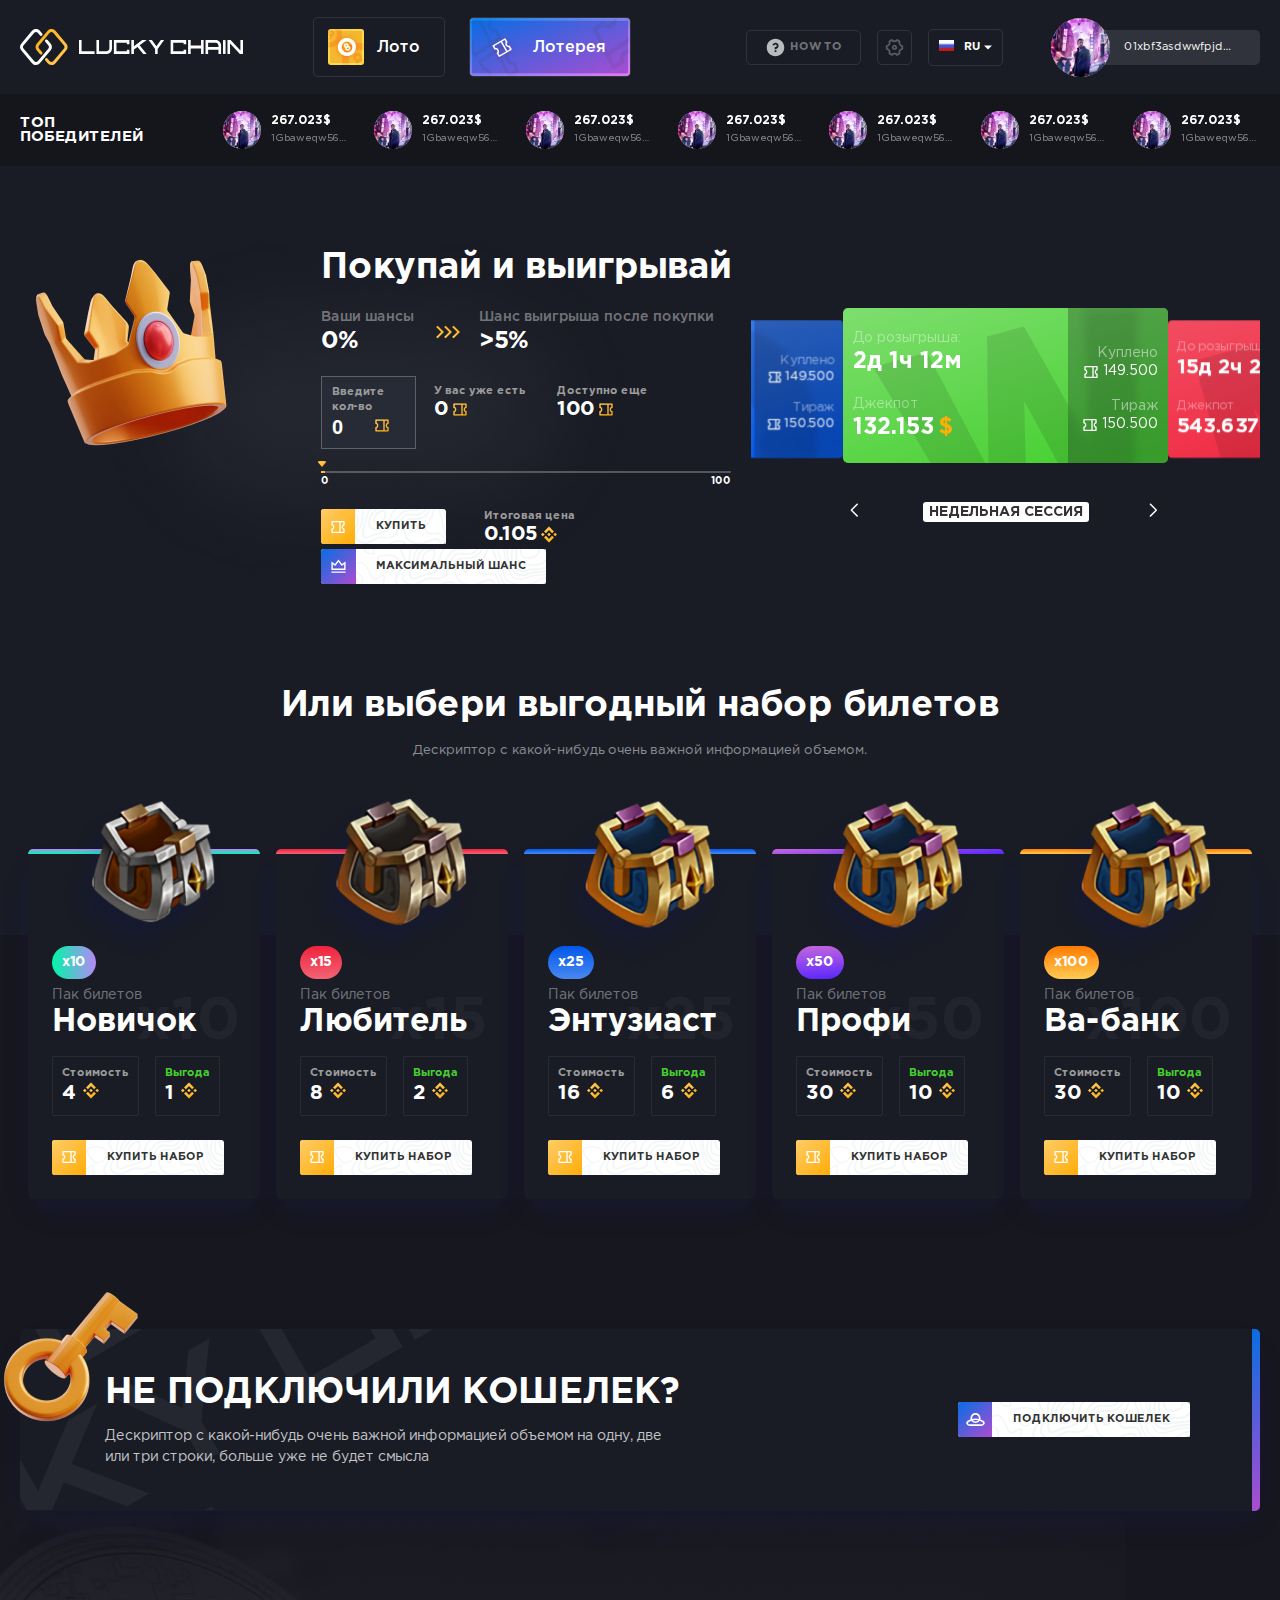
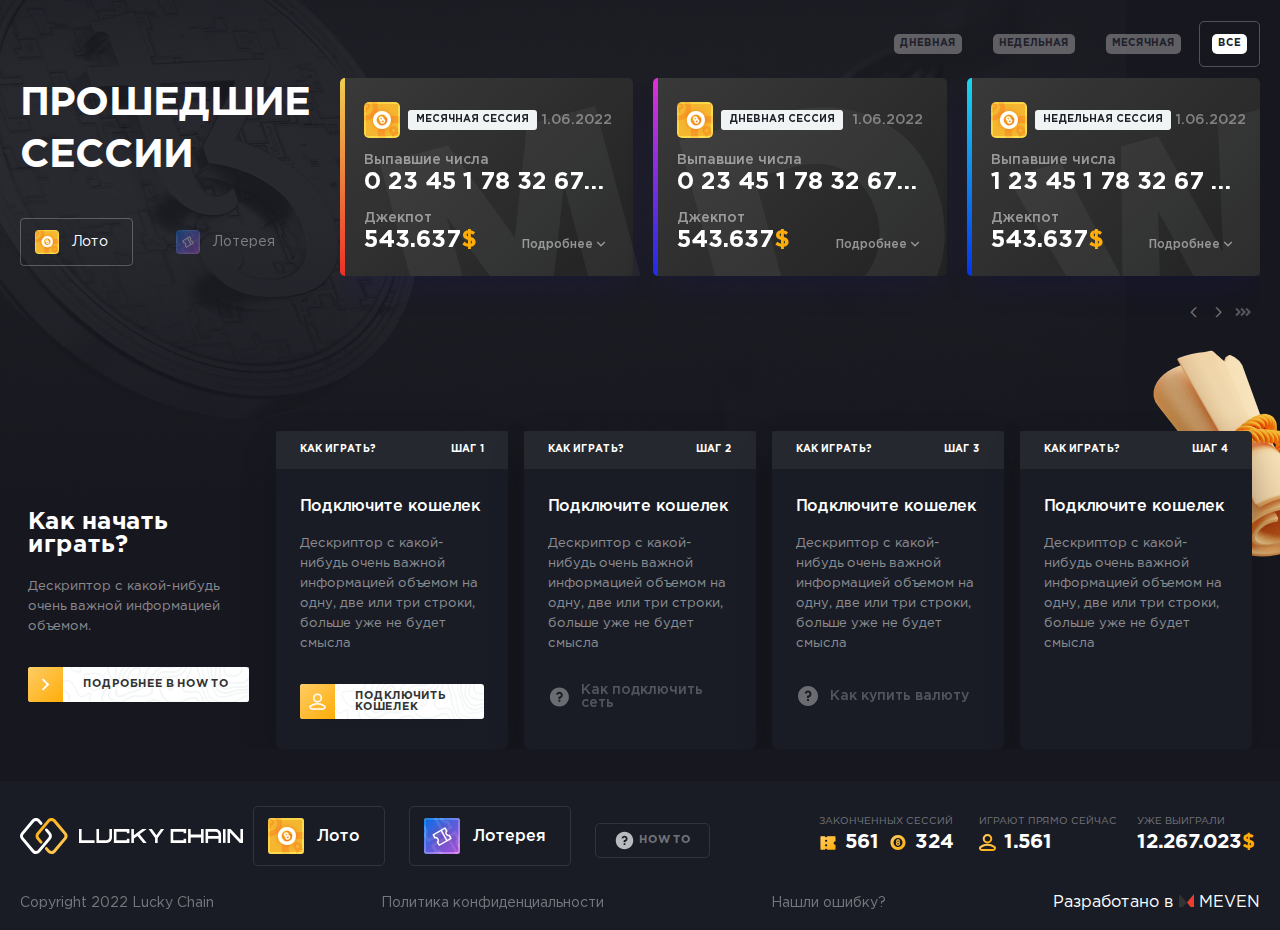
<file: page1.html>
<!DOCTYPE html>
<html lang="ru">
  <head>
    <meta http-equiv="Content-Type" content="text/html;charset=utf-8">
    <meta name="viewport" content="initial-scale=1.0, width=device-width">
    <meta name="format-detection" content="telephone=no">
    <link rel="shortcut icon" type="image/x-icon" href="favicon.ico">
    <link rel="stylesheet" href="vendors/remodal/remodal.css">
    <link rel="stylesheet" href="vendors/remodal/remodal-default-theme.css">
    <link rel="stylesheet" href="vendors/swiper/swiper-css.css">
    <link rel="stylesheet" href="assets/css/app.css">
  </head>
  <body class="dark-theme">
    <header class="header">
      <div class="container">
        <div class="header__mob"><a class="header__logo" href="#"><img class="black" src="assets/images/svg/logo-black.svg" alt=""><img class="white" src="assets/images/svg/logo-white.svg" alt=""></a>
          <div class="header__tgl js-tgl"><svg class="op"><use xlink:href="assets/images/svg/svg.svg#toggle"></use></svg>
<svg class="cl"><use xlink:href="assets/images/svg/svg.svg#close"></use></svg>
          </div>
        </div>
        <div class="header__inner">
          <div class="header__left"><a class="header__logo" href="#"><img class="black" src="assets/images/svg/logo-black.svg" alt=""><img class="white" src="assets/images/svg/logo-white.svg" alt=""></a>
            <div class="header__links"><a class="header__links-item bg1" href="#"><span class="header__links-icon"><img src="assets/images/svg/header-icon1.svg" alt=""></span><span class="header__links-tx">Лото</span></a><a class="header__links-item bg2 active" href="#"><span class="header__links-icon"><img src="assets/images/svg/header-icon2.svg" alt=""></span><span class="header__links-tx">Лотерея</span></a></div>
          </div>
          <div class="header__mob-menu">
            <ul>
              <li><a href="#">Лото</a></li>
              <li><a href="#">Лотерея</a></li>
              <li><a href="#">Кошелек</a></li>
              <li><a href="#">История транзакций</a></li>
              <li><a href="#">Перейти в дашборд</a></li>
              <li><a href="#">How to</a></li>
            </ul>
          </div>
          <div class="header__right"><a class="header__how" href="#"><svg><use xlink:href="assets/images/svg/svg.svg#quest"></use></svg><span>HOW TO</span></a>
            <div class="header__settings"><a class="header__settings-title" href="#" data-remodal-target="modalSet"><svg><use xlink:href="assets/images/svg/svg.svg#setting"></use></svg></a></div>
            <div class="header__lang">
              <div class="header__lang-title js-lang">
                <div class="header__lang-fl"><img src="assets/images/fl1.jpg" alt=""></div>
                <div class="header__lang-tit">ru</div>
                <div class="header__lang-ar"><svg><use xlink:href="assets/images/svg/svg.svg#arrow"></use></svg></div>
              </div>
              <div class="header__lang-drop"><a class="header__lang-drop-item" href="#"><span class="header__lang-drop-fl"><img src="assets/images/fl2.jpg" alt=""></span><span class="header__lang-drop-tit">IE</span></a><a class="header__lang-drop-item" href="#"><span class="header__lang-drop-fl"><img src="assets/images/fl3.jpg" alt=""></span><span class="header__lang-drop-tit">EN</span></a></div>
            </div><!--a(href="#" data-remodal-target="modalKl").button.button-primary<span class="icon"><svg><use xlink:href="assets/images/svg/svg.svg#user"></use></svg></span><span class="tx"><span>ПРивязать кошелек --></span></span>
            <div class="header__user">
              <div class="header__user-ava" data-remodal-target="modalMenu"><img src="assets/images/ava-big.jpg" alt=""></div>
              <div class="header__user-bl">
                <div class="header__user-bl-name">Denny</div>
                <div class="header__user-bl-in">
                  <div class="header__user-bl-inner" id="bl2">01xbf3asdwwfpjd8f0xbf3asdwwfpjd8f</div>
                  <div class="header__user-bl-bt" onclick="copytext('#bl2')"><img src="assets/images/svg/copy2.svg" alt=""></div>
                </div>
              </div>
            </div>
          </div>
        </div>
      </div>
    </header>
    <div class="wrapper">
      <div class="winners">
        <div class="container">
          <div class="winners__inner">
            <div class="winners__title">Топ победителей</div>
            <div class="winners__list swiper js-winners">
              <div class="swiper-wrapper">
                <div class="swiper-slide">
                  <div class="winners__list-item">
                    <div class="winners__list-img"><img src="assets/images/ava.jpg" alt=""></div>
                    <div class="winners__list-tx">
                      <div class="winners__list-price">267.023$</div>
                      <div class="winners__list-nb"><span class="tx" id="b1">1Gbaweqw561DF11Gbaweqw561DF11Gbaweqw561DF11Gbaweqw561DF1</span><span class="bt" onclick="copytext('#b1')"></span></div>
                    </div>
                  </div>
                </div>
                <div class="swiper-slide">
                  <div class="winners__list-item">
                    <div class="winners__list-img"><img src="assets/images/ava.jpg" alt=""></div>
                    <div class="winners__list-tx">
                      <div class="winners__list-price">267.023$</div>
                      <div class="winners__list-nb"><span class="tx" id="b2">1Gbaweqw561DF11Gbaweqw561DF11Gbaweqw561DF11Gbaweqw561DF1</span><span class="bt" onclick="copytext('#b2')"></span></div>
                    </div>
                  </div>
                </div>
                <div class="swiper-slide">
                  <div class="winners__list-item">
                    <div class="winners__list-img"><img src="assets/images/ava.jpg" alt=""></div>
                    <div class="winners__list-tx">
                      <div class="winners__list-price">267.023$</div>
                      <div class="winners__list-nb"><span class="tx" id="b3">1Gbaweqw561DF11Gbaweqw561DF11Gbaweqw561DF11Gbaweqw561DF1</span><span class="bt" onclick="copytext('#b3')"></span></div>
                    </div>
                  </div>
                </div>
                <div class="swiper-slide">
                  <div class="winners__list-item">
                    <div class="winners__list-img"><img src="assets/images/ava.jpg" alt=""></div>
                    <div class="winners__list-tx">
                      <div class="winners__list-price">267.023$</div>
                      <div class="winners__list-nb"><span class="tx" id="b4">1Gbaweqw561DF11Gbaweqw561DF11Gbaweqw561DF11Gbaweqw561DF1</span><span class="bt" onclick="copytext('#b4')"></span></div>
                    </div>
                  </div>
                </div>
                <div class="swiper-slide">
                  <div class="winners__list-item">
                    <div class="winners__list-img"><img src="assets/images/ava.jpg" alt=""></div>
                    <div class="winners__list-tx">
                      <div class="winners__list-price">267.023$</div>
                      <div class="winners__list-nb"><span class="tx" id="b5">1Gbaweqw561DF11Gbaweqw561DF11Gbaweqw561DF11Gbaweqw561DF1</span><span class="bt" onclick="copytext('#b5')"></span></div>
                    </div>
                  </div>
                </div>
                <div class="swiper-slide">
                  <div class="winners__list-item">
                    <div class="winners__list-img"><img src="assets/images/ava.jpg" alt=""></div>
                    <div class="winners__list-tx">
                      <div class="winners__list-price">267.023$</div>
                      <div class="winners__list-nb"><span class="tx" id="b6">1Gbaweqw561DF11Gbaweqw561DF11Gbaweqw561DF11Gbaweqw561DF1</span><span class="bt" onclick="copytext('#b6')"></span></div>
                    </div>
                  </div>
                </div>
                <div class="swiper-slide">
                  <div class="winners__list-item">
                    <div class="winners__list-img"><img src="assets/images/ava.jpg" alt=""></div>
                    <div class="winners__list-tx">
                      <div class="winners__list-price">267.023$</div>
                      <div class="winners__list-nb"><span class="tx" id="b7">1Gbaweqw561DF11Gbaweqw561DF11Gbaweqw561DF11Gbaweqw561DF1</span><span class="bt" onclick="copytext('#b7')"></span></div>
                    </div>
                  </div>
                </div>
                <div class="swiper-slide">
                  <div class="winners__list-item">
                    <div class="winners__list-img"><img src="assets/images/ava.jpg" alt=""></div>
                    <div class="winners__list-tx">
                      <div class="winners__list-price">267.023$</div>
                      <div class="winners__list-nb"><span class="tx" id="b8">1Gbaweqw561DF11Gbaweqw561DF11Gbaweqw561DF11Gbaweqw561DF1</span><span class="bt" onclick="copytext('#b8')"></span></div>
                    </div>
                  </div>
                </div>
              </div>
            </div>
          </div>
        </div>
      </div>
      <div class="bg1-main">
        <div class="lt-main">
          <div class="container">
            <div class="lt-main__inner">
              <div class="lt-main__left">
                <div class="lt-main__left-img"><img src="assets/images/lt-img.png" alt=""></div>
                <div class="lt-main__left-tx polzunok-container-5">
                  <h1>Покупай и выигрывай</h1>
                  <div class="lt-main__ch">
                    <div class="lt-main__ch-item">
                      <div class="lt-main__ch-title">Ваши шансы</div>
                      <div class="lt-main__ch-nb">0%</div>
                    </div>
                    <div class="lt-main__ch-item">
                      <div class="lt-main__ch-title">Шанс выигрыша после покупки</div>
                      <div class="lt-main__ch-nb">>5%</div>
                    </div>
                  </div>
                  <div class="lt-main__all">
                    <div class="lt-main__all-item bg">
                      <div class="lt-main__all-title"><span>Введите</span> кол-во</div>
                      <div class="lt-main__all-inp">
                        <input type="text" value="0" id="numb1">
                        <div class="lt-main__all-im"><img src="assets/images/svg/tik5.svg" alt=""></div>
                      </div>
                    </div>
                    <div class="lt-main__all-item">
                      <div class="lt-main__all-title">У вас уже есть</div>
                      <div class="lt-main__all-inp">
                        <div class="lt-main__all-nb">0</div>
                        <div class="lt-main__all-im"><img src="assets/images/svg/tik5.svg" alt=""></div>
                      </div>
                    </div>
                    <div class="lt-main__all-item">
                      <div class="lt-main__all-title">Доступно еще</div>
                      <div class="lt-main__all-inp">
                        <div class="lt-main__all-nb">100</div>
                        <div class="lt-main__all-im"><img src="assets/images/svg/tik5.svg" alt=""></div>
                      </div>
                    </div>
                  </div>
                  <div class="lt-main__mob">
                    <div class="lt-main__mob-bt"><svg><use xlink:href="assets/images/svg/svg.svg#arrow2"></use></svg><span>Выбери количество билетов</span></div>
                  </div>
                  <div class="lt-main__range">
                    <div id="slider-range-min2"></div>
                    <div class="lt-main__range-nb">
                      <div class="lt-main__range-nb-it">0</div>
                      <div class="lt-main__range-nb-it">100</div>
                    </div>
                  </div>
                  <div class="lt-main__btns"><a class="button button-primary" href="#" data-remodal-target="modal8"><span class="icon"><img src="assets/images/svg/tik2.svg" alt=""></span><span class="tx"><span>Купить</span></span></a>
                    <div class="lt-main__all-item">
                      <div class="lt-main__all-title">Итоговая цена</div>
                      <div class="lt-main__all-inp">
                        <div class="lt-main__all-nb">0.105</div>
                        <div class="lt-main__all-im"><img src="assets/images/svg/icon8.svg" alt=""></div>
                      </div>
                    </div><br><a class="button button-secondary" href="#"><span class="icon"><img src="assets/images/svg/icon7.svg" alt=""></span><span class="tx"><span>Максимальный шанс</span></span></a>
                  </div>
                </div>
              </div>
              <div class="lt-main__right">
                <div class="dashboard__slider-sl banner__slider_lot swiper js-dashboard-sl">
                  <div class="swiper-wrapper">
                    <div class="swiper-slide">
                      <div class="dashboard__slider-sl-item">
                        <div class="dashboard__slider-sl-sts"><span>Дневная сессия</span></div>
                        <div class="banner__slider-item min bg1">
                          <div class="banner__slider-in">
                            <div class="banner__slider-left">
                              <div class="banner__slider-title">
                                <div class="banner__slider-title-ic"><img src="assets/images/svg/header-icon1.svg" alt=""></div>
                                <div class="banner__slider-title-t">Дневная сессия</div>
                              </div>
                              <div class="banner__slider-lt">
                                <div class="banner__slider-lt-in">
                                  <div class="banner__slider-lt-item">
                                    <div class="banner__slider-lt-title">До розыгрыша:</div>
                                    <div class="banner__slider-lt-tx">12ч 30м</div>
                                  </div>
                                  <div class="banner__slider-lt-item">
                                    <div class="banner__slider-lt-title">Джекпот</div>
                                    <div class="banner__slider-lt-tx">67.023<span>$</span></div>
                                  </div>
                                </div>
                                <div class="banner__slider-lt-btn"><a class="button button-primary" href="#"><span class="icon"><img src="assets/images/svg/arrow3.svg" alt=""></span><span class="tx"><span>Купить тикет</span></span></a></div>
                              </div>
                            </div>
                            <div class="banner__slider-right">
                              <div class="banner__slider-img"><img src="assets/images/sl-img1.png" alt=""></div>
                              <div class="banner__slider-list">
                                <div class="banner__slider-list-item">
                                  <div class="banner__slider-list-title">Куплено</div>
                                  <div class="banner__slider-list-tx"><img src="assets/images/svg/tik2.svg" alt=""><span>149.500</span></div>
                                </div>
                                <div class="banner__slider-list-item">
                                  <div class="banner__slider-list-title">Тираж</div>
                                  <div class="banner__slider-list-tx"><img src="assets/images/svg/tik2.svg" alt=""><span>150.500</span></div>
                                </div>
                              </div>
                            </div>
                          </div>
                        </div>
                      </div>
                    </div>
                    <div class="swiper-slide">
                      <div class="banner__slider-item min bg2">
                        <div class="dashboard__slider-sl-sts"><span>недельная сессия</span></div>
                        <div class="banner__slider-in">
                          <div class="banner__slider-left">
                            <div class="banner__slider-title">
                              <div class="banner__slider-title-ic"><img src="assets/images/svg/header-icon2.svg" alt=""></div>
                              <div class="banner__slider-title-t">недельная сессия</div>
                            </div>
                            <div class="banner__slider-lt">
                              <div class="banner__slider-lt-in">
                                <div class="banner__slider-lt-item">
                                  <div class="banner__slider-lt-title">До розыгрыша:</div>
                                  <div class="banner__slider-lt-tx">2д 1ч 12м</div>
                                </div>
                                <div class="banner__slider-lt-item">
                                  <div class="banner__slider-lt-title">Джекпот</div>
                                  <div class="banner__slider-lt-tx">132.153<span>$</span></div>
                                </div>
                              </div>
                              <div class="banner__slider-lt-btn"><a class="button button-primary" href="#"><span class="icon"><img src="assets/images/svg/arrow3.svg" alt=""></span><span class="tx"><span>Купить тикет</span></span></a></div>
                            </div>
                          </div>
                          <div class="banner__slider-right">
                            <div class="banner__slider-img"><img src="assets/images/sl-img2.png" alt=""></div>
                            <div class="banner__slider-list">
                              <div class="banner__slider-list-item">
                                <div class="banner__slider-list-title">Куплено</div>
                                <div class="banner__slider-list-tx"><img src="assets/images/svg/tik2.svg" alt=""><span>149.500</span></div>
                              </div>
                              <div class="banner__slider-list-item">
                                <div class="banner__slider-list-title">Тираж</div>
                                <div class="banner__slider-list-tx"><img src="assets/images/svg/tik2.svg" alt=""><span>150.500</span></div>
                              </div>
                            </div>
                          </div>
                        </div>
                      </div>
                    </div>
                    <div class="swiper-slide">
                      <div class="banner__slider-item min bg3">
                        <div class="dashboard__slider-sl-sts"><span>Месячная сессия</span></div>
                        <div class="banner__slider-in">
                          <div class="banner__slider-left">
                            <div class="banner__slider-title">
                              <div class="banner__slider-title-ic"><img src="assets/images/svg/header-icon2.svg" alt=""></div>
                              <div class="banner__slider-title-t">Месячная сессия</div>
                            </div>
                            <div class="banner__slider-lt">
                              <div class="banner__slider-lt-in">
                                <div class="banner__slider-lt-item">
                                  <div class="banner__slider-lt-title">До розыгрыша:</div>
                                  <div class="banner__slider-lt-tx">15д 2ч 28м</div>
                                </div>
                                <div class="banner__slider-lt-item">
                                  <div class="banner__slider-lt-title">Джекпот</div>
                                  <div class="banner__slider-lt-tx">543.637<span>$</span></div>
                                </div>
                              </div>
                              <div class="banner__slider-lt-btn"><a class="button button-primary" href="#"><span class="icon"><img src="assets/images/svg/arrow3.svg" alt=""></span><span class="tx"><span>Купить тикет</span></span></a></div>
                            </div>
                          </div>
                          <div class="banner__slider-right">
                            <div class="banner__slider-img"><img src="assets/images/sl-img3.png" alt=""></div>
                            <div class="banner__slider-list">
                              <div class="banner__slider-list-item">
                                <div class="banner__slider-list-title">Куплено</div>
                                <div class="banner__slider-list-tx"><img src="assets/images/svg/tik2.svg" alt=""><span>149.500</span></div>
                              </div>
                              <div class="banner__slider-list-item">
                                <div class="banner__slider-list-title">Тираж</div>
                                <div class="banner__slider-list-tx"><img src="assets/images/svg/tik2.svg" alt=""><span>150.500</span></div>
                              </div>
                            </div>
                          </div>
                        </div>
                      </div>
                    </div>
                  </div>
                </div>
                <div class="dashboard__slider-nav">
                  <div class="swiper-button-prev js-dash-prev"></div>
                  <div class="swiper-button-next js-dash-next"></div>
                </div>
              </div>
            </div>
          </div>
        </div>
      </div>
      <div class="gm">
        <div class="container">
          <div class="gm__inner">
            <h2>Или выбери выгодный набор билетов</h2>
            <p>Дескриптор с какой-нибудь очень важной информацией объемом.</p>
          </div>
          <div class="gm__list">
            <div class="gm__list-item bg1">
              <div class="gm__list-in">
                <div class="gm__list-img"><img src="assets/images/gm-img1.png" alt=""></div>
                <div class="gm__list-bg">x10</div>
                <div class="gm__list-x">x10</div>
                <div class="gm__list-tt">Пак билетов</div>
                <div class="gm__list-title">Новичок</div>
                <div class="gm__list-lt">
                  <div class="gm__list-lt-item">
                    <div class="gm__list-lt-tit">Стоимость</div>
                    <div class="gm__list-lt-nb">4 <img src="assets/images/svg/icon8.svg" alt=""></div>
                  </div>
                  <div class="gm__list-lt-item">
                    <div class="gm__list-lt-tit gr">Выгода</div>
                    <div class="gm__list-lt-nb">1 <img src="assets/images/svg/icon8.svg" alt=""></div>
                  </div>
                </div><a class="button button-primary" href="#" data-remodal-target="modal8"><span class="icon"><img src="assets/images/svg/tik2.svg" alt=""></span><span class="tx"><span>Купить набор</span></span></a>
              </div>
            </div>
            <div class="gm__list-item bg2">
              <div class="gm__list-in">
                <div class="gm__list-img"><img src="assets/images/gm-img2.png" alt=""></div>
                <div class="gm__list-bg">x15</div>
                <div class="gm__list-x">x15</div>
                <div class="gm__list-tt">Пак билетов</div>
                <div class="gm__list-title">Любитель</div>
                <div class="gm__list-lt">
                  <div class="gm__list-lt-item">
                    <div class="gm__list-lt-tit">Стоимость</div>
                    <div class="gm__list-lt-nb">8 <img src="assets/images/svg/icon8.svg" alt=""></div>
                  </div>
                  <div class="gm__list-lt-item">
                    <div class="gm__list-lt-tit gr">Выгода</div>
                    <div class="gm__list-lt-nb">2 <img src="assets/images/svg/icon8.svg" alt=""></div>
                  </div>
                </div><a class="button button-primary" href="#" data-remodal-target="modal8"><span class="icon"><img src="assets/images/svg/tik2.svg" alt=""></span><span class="tx"><span>Купить набор</span></span></a>
              </div>
            </div>
            <div class="gm__list-item bg3">
              <div class="gm__list-in">
                <div class="gm__list-img"><img src="assets/images/gm-img3.png" alt=""></div>
                <div class="gm__list-bg">x25</div>
                <div class="gm__list-x">x25</div>
                <div class="gm__list-tt">Пак билетов</div>
                <div class="gm__list-title">Энтузиаст</div>
                <div class="gm__list-lt">
                  <div class="gm__list-lt-item">
                    <div class="gm__list-lt-tit">Стоимость</div>
                    <div class="gm__list-lt-nb">16 <img src="assets/images/svg/icon8.svg" alt=""></div>
                  </div>
                  <div class="gm__list-lt-item">
                    <div class="gm__list-lt-tit gr">Выгода</div>
                    <div class="gm__list-lt-nb">6 <img src="assets/images/svg/icon8.svg" alt=""></div>
                  </div>
                </div><a class="button button-primary" href="#" data-remodal-target="modal8"><span class="icon"><img src="assets/images/svg/tik2.svg" alt=""></span><span class="tx"><span>Купить набор</span></span></a>
              </div>
            </div>
            <div class="gm__list-item bg4">
              <div class="gm__list-in">
                <div class="gm__list-img"><img src="assets/images/gm-img3.png" alt=""></div>
                <div class="gm__list-bg">x50</div>
                <div class="gm__list-x">x50</div>
                <div class="gm__list-tt">Пак билетов</div>
                <div class="gm__list-title">Профи</div>
                <div class="gm__list-lt">
                  <div class="gm__list-lt-item">
                    <div class="gm__list-lt-tit">Стоимость</div>
                    <div class="gm__list-lt-nb">30 <img src="assets/images/svg/icon8.svg" alt=""></div>
                  </div>
                  <div class="gm__list-lt-item">
                    <div class="gm__list-lt-tit gr">Выгода</div>
                    <div class="gm__list-lt-nb">10 <img src="assets/images/svg/icon8.svg" alt=""></div>
                  </div>
                </div><a class="button button-primary" href="#" data-remodal-target="modal8"><span class="icon"><img src="assets/images/svg/tik2.svg" alt=""></span><span class="tx"><span>Купить набор</span></span></a>
              </div>
            </div>
            <div class="gm__list-item bg5">
              <div class="gm__list-in">
                <div class="gm__list-img"><img src="assets/images/gm-img3.png" alt=""></div>
                <div class="gm__list-bg">x100</div>
                <div class="gm__list-x">x100</div>
                <div class="gm__list-tt">Пак билетов</div>
                <div class="gm__list-title">Ва-банк</div>
                <div class="gm__list-lt">
                  <div class="gm__list-lt-item">
                    <div class="gm__list-lt-tit">Стоимость</div>
                    <div class="gm__list-lt-nb">30 <img src="assets/images/svg/icon8.svg" alt=""></div>
                  </div>
                  <div class="gm__list-lt-item">
                    <div class="gm__list-lt-tit gr">Выгода</div>
                    <div class="gm__list-lt-nb">10 <img src="assets/images/svg/icon8.svg" alt=""></div>
                  </div>
                </div><a class="button button-primary" href="#" data-remodal-target="modal8"><span class="icon"><img src="assets/images/svg/tik2.svg" alt=""></span><span class="tx"><span>Купить набор</span></span></a>
              </div>
            </div>
          </div>
        </div>
      </div>
      <div class="bg2-main">
        <div class="wallet">
          <div class="container">
            <div class="wallet__inner">
              <div class="wallet__img"><img src="assets/images/wallet.png" alt=""></div>
              <div class="wallet__left">
                <h2>Не подключили кошелек?</h2>
                <p>Дескриптор с какой-нибудь очень важной информацией объемом на одну, две или три строки, больше уже не будет смысла</p>
              </div>
              <div class="wallet__right"><a class="button button-secondary" href="#"><span class="icon"><svg><use xlink:href="assets/images/svg/svg.svg#icon1"></use></svg></span><span class="tx"><span>Подключить кошелек</span></span></a></div>
            </div>
          </div>
        </div>
        <div class="session">
          <div class="container">
            <div class="session__innerr">
              <div class="session__filter"><a class="session__filter-item" href="#">
                  <div class="session__filter-item-in">Дневная</div></a><a class="session__filter-item" href="#">
                  <div class="session__filter-item-in">Недельная</div></a><a class="session__filter-item" href="#">
                  <div class="session__filter-item-in">Месячная</div></a><a class="session__filter-item active" href="#">
                  <div class="session__filter-item-in">Все</div></a></div>
              <div class="session__inner tabs_wrapper">
                <div class="session__left">
                  <h2>Прошедшие сессии</h2>
                  <ul class="tabs">
                    <li class="tab-link current" id="tab-1">
                      <div class="button button-lt button-lt-min"><span class="button-lt-icon"><img src="assets/images/svg/header-icon1.svg" alt=""></span><span class="button-lt-tx">Лото</span></div>
                    </li>
                    <li class="tab-link" id="tab-2">
                      <div class="button button-ltr button-ltr-min"><span class="button-ltr-icon"><img src="assets/images/svg/header-icon2.svg" alt=""></span><span class="button-ltr-tx">Лотерея</span></div>
                    </li>
                  </ul>
                </div>
                <div class="session__right">
                  <div class="tabs_container">
                    <div class="tab-content current" data-tab="tab-1">
                      <div class="session__in">
                        <div class="session__slider session__slider_lot swiper js-session">
                          <div class="swiper-wrapper">
                            <div class="swiper-slide">
                              <div class="session__slider-item bg3">
                                <div class="session__slider-in">
                                  <div class="session__slider-top">
                                    <div class="session__slider-title">
                                      <div class="session__slider-title-ic"><img src="assets/images/svg/header-icon1.svg" alt=""></div>
                                      <div class="session__slider-title-t">Месячная сессия</div>
                                    </div>
                                    <div class="session__slider-data">1.06.2022</div>
                                  </div>
                                  <div class="session__slider-numbers">
                                    <div class="session__slider-numbers-title">Выпавшие числа</div>
                                    <div class="session__slider-numbers-tx">0 23 45 1 78 32 67 12 12 13 14 15</div>
                                  </div>
                                  <div class="session__slider-bottom">
                                    <div class="session__slider-price">
                                      <div class="session__slider-price-title">Джекпот</div>
                                      <div class="session__slider-price-pr">543.637<span>$</span></div>
                                    </div>
                                    <div class="session__slider-btn js-sess-all">Подробнее <svg><use xlink:href="assets/images/svg/svg.svg#arrow2"></use></svg></div>
                                  </div>
                                  <div class="session__slider-down">
                                    <div class="session__slider-down-in">
                                      <div class="session__slider-dop">
                                        <div class="session__slider-dop-item">
                                          <div class="session__slider-dop-title">Тур 1</div>
                                          <div class="session__slider-dop-tik"><img src="assets/images/svg/tik4.svg" alt=""> 503</div>
                                          <div class="session__slider-dop-pr">7.023$</div>
                                        </div>
                                        <div class="session__slider-dop-item">
                                          <div class="session__slider-dop-title">Тур 2</div>
                                          <div class="session__slider-dop-tik"><img src="assets/images/svg/tik4.svg" alt=""> 503</div>
                                          <div class="session__slider-dop-pr">7.023$</div>
                                        </div>
                                        <div class="session__slider-dop-item">
                                          <div class="session__slider-dop-title">Тур 3</div>
                                          <div class="session__slider-dop-tik"><img src="assets/images/svg/tik4.svg" alt=""> 503</div>
                                          <div class="session__slider-dop-pr">7.023$</div>
                                        </div>
                                        <div class="session__slider-dop-item">
                                          <div class="session__slider-dop-title">Тур 4</div>
                                          <div class="session__slider-dop-tik"><img src="assets/images/svg/tik4.svg" alt=""> 503</div>
                                          <div class="session__slider-dop-pr">7.023$</div>
                                        </div>
                                        <div class="session__slider-dop-item">
                                          <div class="session__slider-dop-title">Тур 5</div>
                                          <div class="session__slider-dop-tik"><img src="assets/images/svg/tik4.svg" alt=""> 503</div>
                                          <div class="session__slider-dop-pr">7.023$</div>
                                        </div>
                                        <div class="session__slider-dop-item">
                                          <div class="session__slider-dop-title">Тур 6</div>
                                          <div class="session__slider-dop-tik"><img src="assets/images/svg/tik4.svg" alt=""> 503</div>
                                          <div class="session__slider-dop-pr">7.023$</div>
                                        </div>
                                      </div>
                                      <div class="session__slider-dop">
                                        <div class="session__slider-dop-item">
                                          <div class="session__slider-dop-no"><img src="assets/images/svg/or.svg" alt=""> Сгорело</div>
                                          <div class="session__slider-dop-tik"><img src="assets/images/svg/tik4.svg" alt=""> 5,032</div>
                                          <div class="session__slider-dop-pr">7.023$</div>
                                        </div>
                                      </div>
                                    </div>
                                    <div class="session__slider-down-b js-sess-all-n">Скрыть <svg><use xlink:href="assets/images/svg/svg.svg#arrow2"></use></svg></div>
                                  </div>
                                </div>
                              </div>
                            </div>
                            <div class="swiper-slide">
                              <div class="session__slider-item bg1">
                                <div class="session__slider-in">
                                  <div class="session__slider-top">
                                    <div class="session__slider-title">
                                      <div class="session__slider-title-ic"><img src="assets/images/svg/header-icon1.svg" alt=""></div>
                                      <div class="session__slider-title-t">Дневная сессия</div>
                                    </div>
                                    <div class="session__slider-data">1.06.2022</div>
                                  </div>
                                  <div class="session__slider-numbers">
                                    <div class="session__slider-numbers-title">Выпавшие числа</div>
                                    <div class="session__slider-numbers-tx">0 23 45 1 78 32 67 12 12 13 14 15</div>
                                  </div>
                                  <div class="session__slider-bottom">
                                    <div class="session__slider-price">
                                      <div class="session__slider-price-title">Джекпот</div>
                                      <div class="session__slider-price-pr">543.637<span>$</span></div>
                                    </div>
                                    <div class="session__slider-btn js-sess-all">Подробнее <svg><use xlink:href="assets/images/svg/svg.svg#arrow2"></use></svg></div>
                                  </div>
                                  <div class="session__slider-down">
                                    <div class="session__slider-down-in">
                                      <div class="session__slider-dop">
                                        <div class="session__slider-dop-item">
                                          <div class="session__slider-dop-title">Тур 1</div>
                                          <div class="session__slider-dop-tik"><img src="assets/images/svg/tik4.svg" alt=""> 503</div>
                                          <div class="session__slider-dop-pr">7.023$</div>
                                        </div>
                                        <div class="session__slider-dop-item">
                                          <div class="session__slider-dop-title">Тур 2</div>
                                          <div class="session__slider-dop-tik"><img src="assets/images/svg/tik4.svg" alt=""> 503</div>
                                          <div class="session__slider-dop-pr">7.023$</div>
                                        </div>
                                      </div>
                                      <div class="session__slider-dop">
                                        <div class="session__slider-dop-item">
                                          <div class="session__slider-dop-no"><img src="assets/images/svg/or.svg" alt=""> Сгорело</div>
                                          <div class="session__slider-dop-tik"><img src="assets/images/svg/tik4.svg" alt=""> 5,032</div>
                                          <div class="session__slider-dop-pr">7.023$</div>
                                        </div>
                                      </div>
                                    </div>
                                    <div class="session__slider-down-b js-sess-all-n">Скрыть <svg><use xlink:href="assets/images/svg/svg.svg#arrow2"></use></svg></div>
                                  </div>
                                </div>
                              </div>
                            </div>
                            <div class="swiper-slide">
                              <div class="session__slider-item bg2">
                                <div class="session__slider-in">
                                  <div class="session__slider-top">
                                    <div class="session__slider-title">
                                      <div class="session__slider-title-ic"><img src="assets/images/svg/header-icon1.svg" alt=""></div>
                                      <div class="session__slider-title-t">Недельная сессия</div>
                                    </div>
                                    <div class="session__slider-data">1.06.2022</div>
                                  </div>
                                  <div class="session__slider-numbers">
                                    <div class="session__slider-numbers-title">Выпавшие числа</div>
                                    <div class="session__slider-numbers-tx">1 23 45 1 78 32 67 12 12 13 14 15</div>
                                  </div>
                                  <div class="session__slider-bottom">
                                    <div class="session__slider-price">
                                      <div class="session__slider-price-title">Джекпот</div>
                                      <div class="session__slider-price-pr">543.637<span>$</span></div>
                                    </div>
                                    <div class="session__slider-btn js-sess-all">Подробнее <svg><use xlink:href="assets/images/svg/svg.svg#arrow2"></use></svg></div>
                                  </div>
                                  <div class="session__slider-down">
                                    <div class="session__slider-down-in">
                                      <div class="session__slider-dop">
                                        <div class="session__slider-dop-item">
                                          <div class="session__slider-dop-title">Тур 1</div>
                                          <div class="session__slider-dop-tik"><img src="assets/images/svg/tik4.svg" alt=""> 503</div>
                                          <div class="session__slider-dop-pr">7.023$</div>
                                        </div>
                                        <div class="session__slider-dop-item">
                                          <div class="session__slider-dop-title">Тур 2</div>
                                          <div class="session__slider-dop-tik"><img src="assets/images/svg/tik4.svg" alt=""> 503</div>
                                          <div class="session__slider-dop-pr">7.023$</div>
                                        </div>
                                        <div class="session__slider-dop-item">
                                          <div class="session__slider-dop-title">Тур 3</div>
                                          <div class="session__slider-dop-tik"><img src="assets/images/svg/tik4.svg" alt=""> 503</div>
                                          <div class="session__slider-dop-pr">7.023$</div>
                                        </div>
                                        <div class="session__slider-dop-item">
                                          <div class="session__slider-dop-title">Тур 4</div>
                                          <div class="session__slider-dop-tik"><img src="assets/images/svg/tik4.svg" alt=""> 503</div>
                                          <div class="session__slider-dop-pr">7.023$</div>
                                        </div>
                                        <div class="session__slider-dop-item">
                                          <div class="session__slider-dop-title">Тур 5</div>
                                          <div class="session__slider-dop-tik"><img src="assets/images/svg/tik4.svg" alt=""> 503</div>
                                          <div class="session__slider-dop-pr">7.023$</div>
                                        </div>
                                        <div class="session__slider-dop-item">
                                          <div class="session__slider-dop-title">Тур 6</div>
                                          <div class="session__slider-dop-tik"><img src="assets/images/svg/tik4.svg" alt=""> 503</div>
                                          <div class="session__slider-dop-pr">7.023$</div>
                                        </div>
                                      </div>
                                      <div class="session__slider-dop">
                                        <div class="session__slider-dop-item">
                                          <div class="session__slider-dop-no"><img src="assets/images/svg/or.svg" alt=""> Сгорело</div>
                                          <div class="session__slider-dop-tik"><img src="assets/images/svg/tik4.svg" alt=""> 5,032</div>
                                          <div class="session__slider-dop-pr">7.023$</div>
                                        </div>
                                      </div>
                                    </div>
                                    <div class="session__slider-down-b js-sess-all-n">Скрыть <svg><use xlink:href="assets/images/svg/svg.svg#arrow2"></use></svg></div>
                                  </div>
                                </div>
                              </div>
                            </div>
                            <div class="swiper-slide">
                              <div class="session__slider-item bg3">
                                <div class="session__slider-in">
                                  <div class="session__slider-top">
                                    <div class="session__slider-title">
                                      <div class="session__slider-title-ic"><img src="assets/images/svg/header-icon1.svg" alt=""></div>
                                      <div class="session__slider-title-t">Месячная сессия</div>
                                    </div>
                                    <div class="session__slider-data">1.06.2022</div>
                                  </div>
                                  <div class="session__slider-numbers">
                                    <div class="session__slider-numbers-title">Выпавшие числа</div>
                                    <div class="session__slider-numbers-tx">2 23 45 1 78 32 67 12 12 13 14 15</div>
                                  </div>
                                  <div class="session__slider-bottom">
                                    <div class="session__slider-price">
                                      <div class="session__slider-price-title">Джекпот</div>
                                      <div class="session__slider-price-pr">543.637<span>$</span></div>
                                    </div>
                                    <div class="session__slider-btn js-sess-all">Подробнее <svg><use xlink:href="assets/images/svg/svg.svg#arrow2"></use></svg></div>
                                  </div>
                                  <div class="session__slider-down">
                                    <div class="session__slider-down-in">
                                      <div class="session__slider-dop">
                                        <div class="session__slider-dop-item">
                                          <div class="session__slider-dop-title">Тур 1</div>
                                          <div class="session__slider-dop-tik"><img src="assets/images/svg/tik4.svg" alt=""> 503</div>
                                          <div class="session__slider-dop-pr">7.023$</div>
                                        </div>
                                        <div class="session__slider-dop-item">
                                          <div class="session__slider-dop-title">Тур 2</div>
                                          <div class="session__slider-dop-tik"><img src="assets/images/svg/tik4.svg" alt=""> 503</div>
                                          <div class="session__slider-dop-pr">7.023$</div>
                                        </div>
                                        <div class="session__slider-dop-item">
                                          <div class="session__slider-dop-title">Тур 3</div>
                                          <div class="session__slider-dop-tik"><img src="assets/images/svg/tik4.svg" alt=""> 503</div>
                                          <div class="session__slider-dop-pr">7.023$</div>
                                        </div>
                                        <div class="session__slider-dop-item">
                                          <div class="session__slider-dop-title">Тур 4</div>
                                          <div class="session__slider-dop-tik"><img src="assets/images/svg/tik4.svg" alt=""> 503</div>
                                          <div class="session__slider-dop-pr">7.023$</div>
                                        </div>
                                        <div class="session__slider-dop-item">
                                          <div class="session__slider-dop-title">Тур 5</div>
                                          <div class="session__slider-dop-tik"><img src="assets/images/svg/tik4.svg" alt=""> 503</div>
                                          <div class="session__slider-dop-pr">7.023$</div>
                                        </div>
                                        <div class="session__slider-dop-item">
                                          <div class="session__slider-dop-title">Тур 6</div>
                                          <div class="session__slider-dop-tik"><img src="assets/images/svg/tik4.svg" alt=""> 503</div>
                                          <div class="session__slider-dop-pr">7.023$</div>
                                        </div>
                                      </div>
                                      <div class="session__slider-dop">
                                        <div class="session__slider-dop-item">
                                          <div class="session__slider-dop-no"><img src="assets/images/svg/or.svg" alt=""> Сгорело</div>
                                          <div class="session__slider-dop-tik"><img src="assets/images/svg/tik4.svg" alt=""> 5,032</div>
                                          <div class="session__slider-dop-pr">7.023$</div>
                                        </div>
                                      </div>
                                    </div>
                                    <div class="session__slider-down-b js-sess-all-n">Скрыть <svg><use xlink:href="assets/images/svg/svg.svg#arrow2"></use></svg></div>
                                  </div>
                                </div>
                              </div>
                            </div>
                          </div>
                        </div>
                      </div>
                      <div class="session__nv">
                        <div class="swiper-button-prev js-session-prev"></div>
                        <div class="swiper-button-next js-session-next"></div>
                        <div class="session__nv-al"><svg><use xlink:href="assets/images/svg/svg.svg#arrows"></use></svg></div>
                      </div>
                    </div>
                    <div class="tab-content" data-tab="tab-2">
                      <div class="session__in">
                        <div class="session__slider session__slider_ltr swiper js-session2">
                          <div class="swiper-wrapper">
                            <div class="swiper-slide">
                              <div class="session__slider-item bg1">
                                <div class="session__slider-in">
                                  <div class="session__slider-top">
                                    <div class="session__slider-title">
                                      <div class="session__slider-title-ic"><img src="assets/images/svg/header-icon2.svg" alt=""></div>
                                      <div class="session__slider-title-t">Дневная сессия</div>
                                    </div>
                                    <div class="session__slider-data">1.06.2022</div>
                                  </div>
                                  <div class="session__slider-numbers">
                                    <div class="session__slider-numbers-title">Выпавшие числа</div>
                                    <div class="session__slider-numbers-tx">0 23 45 1 78 32 67 12 12 13 14 15</div>
                                  </div>
                                  <div class="session__slider-bottom">
                                    <div class="session__slider-price">
                                      <div class="session__slider-price-title">Джекпот</div>
                                      <div class="session__slider-price-pr">543.637<span>$</span></div>
                                    </div>
                                    <div class="session__slider-btn js-sess-all">Подробнее <svg><use xlink:href="assets/images/svg/svg.svg#arrow2"></use></svg></div>
                                  </div>
                                  <div class="session__slider-down">
                                    <div class="session__slider-down-in">
                                      <div class="session__slider-dop">
                                        <div class="session__slider-dop-item">
                                          <div class="session__slider-dop-title">Совпало 1</div>
                                          <div class="session__slider-dop-tik"><img src="assets/images/svg/tik4.svg" alt=""> 503</div>
                                          <div class="session__slider-dop-pr">7.023$</div>
                                        </div>
                                        <div class="session__slider-dop-item">
                                          <div class="session__slider-dop-title">Совпало 2</div>
                                          <div class="session__slider-dop-tik"><img src="assets/images/svg/tik4.svg" alt=""> 503</div>
                                          <div class="session__slider-dop-pr">7.023$</div>
                                        </div>
                                        <div class="session__slider-dop-item">
                                          <div class="session__slider-dop-title">Совпало 3</div>
                                          <div class="session__slider-dop-tik"><img src="assets/images/svg/tik4.svg" alt=""> 503</div>
                                          <div class="session__slider-dop-pr">7.023$</div>
                                        </div>
                                        <div class="session__slider-dop-item">
                                          <div class="session__slider-dop-title">Совпало 4</div>
                                          <div class="session__slider-dop-tik"><img src="assets/images/svg/tik4.svg" alt=""> 503</div>
                                          <div class="session__slider-dop-pr">7.023$</div>
                                        </div>
                                        <div class="session__slider-dop-item">
                                          <div class="session__slider-dop-title">Совпало 5</div>
                                          <div class="session__slider-dop-tik"><img src="assets/images/svg/tik4.svg" alt=""> 503</div>
                                          <div class="session__slider-dop-pr">7.023$</div>
                                        </div>
                                        <div class="session__slider-dop-item">
                                          <div class="session__slider-dop-title">Совпало 6</div>
                                          <div class="session__slider-dop-tik"><img src="assets/images/svg/tik4.svg" alt=""> 503</div>
                                          <div class="session__slider-dop-pr">7.023$</div>
                                        </div>
                                      </div>
                                      <div class="session__slider-dop">
                                        <div class="session__slider-dop-item">
                                          <div class="session__slider-dop-no"><img src="assets/images/svg/or.svg" alt=""> Сгорело</div>
                                          <div class="session__slider-dop-tik"><img src="assets/images/svg/tik4.svg" alt=""> 5,032</div>
                                          <div class="session__slider-dop-pr">7.023$</div>
                                        </div>
                                      </div>
                                    </div>
                                    <div class="session__slider-down-b js-sess-all-n">Скрыть <svg><use xlink:href="assets/images/svg/svg.svg#arrow2"></use></svg></div>
                                  </div>
                                </div>
                              </div>
                            </div>
                            <div class="swiper-slide">
                              <div class="session__slider-item bg2">
                                <div class="session__slider-in">
                                  <div class="session__slider-top">
                                    <div class="session__slider-title">
                                      <div class="session__slider-title-ic"><img src="assets/images/svg/header-icon2.svg" alt=""></div>
                                      <div class="session__slider-title-t">Недельная сессия</div>
                                    </div>
                                    <div class="session__slider-data">1.06.2022</div>
                                  </div>
                                  <div class="session__slider-numbers">
                                    <div class="session__slider-numbers-title">Выпавшие числа</div>
                                    <div class="session__slider-numbers-tx">0 23 45 1 78 32 67 12 12 13 14 15</div>
                                  </div>
                                  <div class="session__slider-bottom">
                                    <div class="session__slider-price">
                                      <div class="session__slider-price-title">Джекпот</div>
                                      <div class="session__slider-price-pr">543.637<span>$</span></div>
                                    </div>
                                    <div class="session__slider-btn js-sess-all">Подробнее <svg><use xlink:href="assets/images/svg/svg.svg#arrow2"></use></svg></div>
                                  </div>
                                  <div class="session__slider-down">
                                    <div class="session__slider-down-in">
                                      <div class="session__slider-dop">
                                        <div class="session__slider-dop-item">
                                          <div class="session__slider-dop-title">Совпало 1</div>
                                          <div class="session__slider-dop-tik"><img src="assets/images/svg/tik4.svg" alt=""> 503</div>
                                          <div class="session__slider-dop-pr">7.023$</div>
                                        </div>
                                        <div class="session__slider-dop-item">
                                          <div class="session__slider-dop-title">Совпало 2</div>
                                          <div class="session__slider-dop-tik"><img src="assets/images/svg/tik4.svg" alt=""> 503</div>
                                          <div class="session__slider-dop-pr">7.023$</div>
                                        </div>
                                        <div class="session__slider-dop-item">
                                          <div class="session__slider-dop-title">Совпало 3</div>
                                          <div class="session__slider-dop-tik"><img src="assets/images/svg/tik4.svg" alt=""> 503</div>
                                          <div class="session__slider-dop-pr">7.023$</div>
                                        </div>
                                        <div class="session__slider-dop-item">
                                          <div class="session__slider-dop-title">Совпало 4</div>
                                          <div class="session__slider-dop-tik"><img src="assets/images/svg/tik4.svg" alt=""> 503</div>
                                          <div class="session__slider-dop-pr">7.023$</div>
                                        </div>
                                        <div class="session__slider-dop-item">
                                          <div class="session__slider-dop-title">Совпало 5</div>
                                          <div class="session__slider-dop-tik"><img src="assets/images/svg/tik4.svg" alt=""> 503</div>
                                          <div class="session__slider-dop-pr">7.023$</div>
                                        </div>
                                        <div class="session__slider-dop-item">
                                          <div class="session__slider-dop-title">Совпало 6</div>
                                          <div class="session__slider-dop-tik"><img src="assets/images/svg/tik4.svg" alt=""> 503</div>
                                          <div class="session__slider-dop-pr">7.023$</div>
                                        </div>
                                      </div>
                                      <div class="session__slider-dop">
                                        <div class="session__slider-dop-item">
                                          <div class="session__slider-dop-no"><img src="assets/images/svg/or.svg" alt=""> Сгорело</div>
                                          <div class="session__slider-dop-tik"><img src="assets/images/svg/tik4.svg" alt=""> 5,032</div>
                                          <div class="session__slider-dop-pr">7.023$</div>
                                        </div>
                                      </div>
                                    </div>
                                    <div class="session__slider-down-b js-sess-all-n">Скрыть <svg><use xlink:href="assets/images/svg/svg.svg#arrow2"></use></svg></div>
                                  </div>
                                </div>
                              </div>
                            </div>
                            <div class="swiper-slide">
                              <div class="session__slider-item bg3">
                                <div class="session__slider-in">
                                  <div class="session__slider-top">
                                    <div class="session__slider-title">
                                      <div class="session__slider-title-ic"><img src="assets/images/svg/header-icon2.svg" alt=""></div>
                                      <div class="session__slider-title-t">Месячная сессия</div>
                                    </div>
                                    <div class="session__slider-data">1.06.2022</div>
                                  </div>
                                  <div class="session__slider-numbers">
                                    <div class="session__slider-numbers-title">Выпавшие числа</div>
                                    <div class="session__slider-numbers-tx">0 23 45 1 78 32 67 12 12 13 14 15</div>
                                  </div>
                                  <div class="session__slider-bottom">
                                    <div class="session__slider-price">
                                      <div class="session__slider-price-title">Джекпот</div>
                                      <div class="session__slider-price-pr">543.637<span>$</span></div>
                                    </div>
                                    <div class="session__slider-btn js-sess-all">Подробнее <svg><use xlink:href="assets/images/svg/svg.svg#arrow2"></use></svg></div>
                                  </div>
                                  <div class="session__slider-down">
                                    <div class="session__slider-down-in">
                                      <div class="session__slider-dop">
                                        <div class="session__slider-dop-item">
                                          <div class="session__slider-dop-title">Совпало 1</div>
                                          <div class="session__slider-dop-tik"><img src="assets/images/svg/tik4.svg" alt=""> 503</div>
                                          <div class="session__slider-dop-pr">7.023$</div>
                                        </div>
                                        <div class="session__slider-dop-item">
                                          <div class="session__slider-dop-title">Совпало 2</div>
                                          <div class="session__slider-dop-tik"><img src="assets/images/svg/tik4.svg" alt=""> 503</div>
                                          <div class="session__slider-dop-pr">7.023$</div>
                                        </div>
                                        <div class="session__slider-dop-item">
                                          <div class="session__slider-dop-title">Совпало 3</div>
                                          <div class="session__slider-dop-tik"><img src="assets/images/svg/tik4.svg" alt=""> 503</div>
                                          <div class="session__slider-dop-pr">7.023$</div>
                                        </div>
                                        <div class="session__slider-dop-item">
                                          <div class="session__slider-dop-title">Совпало 4</div>
                                          <div class="session__slider-dop-tik"><img src="assets/images/svg/tik4.svg" alt=""> 503</div>
                                          <div class="session__slider-dop-pr">7.023$</div>
                                        </div>
                                        <div class="session__slider-dop-item">
                                          <div class="session__slider-dop-title">Совпало 5</div>
                                          <div class="session__slider-dop-tik"><img src="assets/images/svg/tik4.svg" alt=""> 503</div>
                                          <div class="session__slider-dop-pr">7.023$</div>
                                        </div>
                                        <div class="session__slider-dop-item">
                                          <div class="session__slider-dop-title">Совпало 6</div>
                                          <div class="session__slider-dop-tik"><img src="assets/images/svg/tik4.svg" alt=""> 503</div>
                                          <div class="session__slider-dop-pr">7.023$</div>
                                        </div>
                                      </div>
                                      <div class="session__slider-dop">
                                        <div class="session__slider-dop-item">
                                          <div class="session__slider-dop-no"><img src="assets/images/svg/or.svg" alt=""> Сгорело</div>
                                          <div class="session__slider-dop-tik"><img src="assets/images/svg/tik4.svg" alt=""> 5,032</div>
                                          <div class="session__slider-dop-pr">7.023$</div>
                                        </div>
                                      </div>
                                    </div>
                                    <div class="session__slider-down-b js-sess-all-n">Скрыть <svg><use xlink:href="assets/images/svg/svg.svg#arrow2"></use></svg></div>
                                  </div>
                                </div>
                              </div>
                            </div>
                            <div class="swiper-slide">
                              <div class="session__slider-item bg3">
                                <div class="session__slider-in">
                                  <div class="session__slider-top">
                                    <div class="session__slider-title">
                                      <div class="session__slider-title-ic"><img src="assets/images/svg/header-icon2.svg" alt=""></div>
                                      <div class="session__slider-title-t">Месячная сессия</div>
                                    </div>
                                    <div class="session__slider-data">1.06.2022</div>
                                  </div>
                                  <div class="session__slider-numbers">
                                    <div class="session__slider-numbers-title">Выпавшие числа</div>
                                    <div class="session__slider-numbers-tx">0 23 45 1 78 32 67 12 12 13 14 15</div>
                                  </div>
                                  <div class="session__slider-bottom">
                                    <div class="session__slider-price">
                                      <div class="session__slider-price-title">Джекпот</div>
                                      <div class="session__slider-price-pr">543.637<span>$</span></div>
                                    </div>
                                    <div class="session__slider-btn js-sess-all">Подробнее <svg><use xlink:href="assets/images/svg/svg.svg#arrow2"></use></svg></div>
                                  </div>
                                  <div class="session__slider-down">
                                    <div class="session__slider-down-in">
                                      <div class="session__slider-dop">
                                        <div class="session__slider-dop-item">
                                          <div class="session__slider-dop-title">Совпало 1</div>
                                          <div class="session__slider-dop-tik"><img src="assets/images/svg/tik4.svg" alt=""> 503</div>
                                          <div class="session__slider-dop-pr">7.023$</div>
                                        </div>
                                        <div class="session__slider-dop-item">
                                          <div class="session__slider-dop-title">Совпало 2</div>
                                          <div class="session__slider-dop-tik"><img src="assets/images/svg/tik4.svg" alt=""> 503</div>
                                          <div class="session__slider-dop-pr">7.023$</div>
                                        </div>
                                        <div class="session__slider-dop-item">
                                          <div class="session__slider-dop-title">Совпало 3</div>
                                          <div class="session__slider-dop-tik"><img src="assets/images/svg/tik4.svg" alt=""> 503</div>
                                          <div class="session__slider-dop-pr">7.023$</div>
                                        </div>
                                        <div class="session__slider-dop-item">
                                          <div class="session__slider-dop-title">Совпало 4</div>
                                          <div class="session__slider-dop-tik"><img src="assets/images/svg/tik4.svg" alt=""> 503</div>
                                          <div class="session__slider-dop-pr">7.023$</div>
                                        </div>
                                        <div class="session__slider-dop-item">
                                          <div class="session__slider-dop-title">Совпало 5</div>
                                          <div class="session__slider-dop-tik"><img src="assets/images/svg/tik4.svg" alt=""> 503</div>
                                          <div class="session__slider-dop-pr">7.023$</div>
                                        </div>
                                        <div class="session__slider-dop-item">
                                          <div class="session__slider-dop-title">Совпало 6</div>
                                          <div class="session__slider-dop-tik"><img src="assets/images/svg/tik4.svg" alt=""> 503</div>
                                          <div class="session__slider-dop-pr">7.023$</div>
                                        </div>
                                      </div>
                                      <div class="session__slider-dop">
                                        <div class="session__slider-dop-item">
                                          <div class="session__slider-dop-no"><img src="assets/images/svg/or.svg" alt=""> Сгорело</div>
                                          <div class="session__slider-dop-tik"><img src="assets/images/svg/tik4.svg" alt=""> 5,032</div>
                                          <div class="session__slider-dop-pr">7.023$</div>
                                        </div>
                                      </div>
                                    </div>
                                    <div class="session__slider-down-b js-sess-all-n">Скрыть <svg><use xlink:href="assets/images/svg/svg.svg#arrow2"></use></svg></div>
                                  </div>
                                </div>
                              </div>
                            </div>
                          </div>
                        </div>
                      </div>
                      <div class="session__nv">
                        <div class="swiper-button-prev js-session-prev2"></div>
                        <div class="swiper-button-next js-session-next2"></div>
                        <div class="session__nv-al"><svg><use xlink:href="assets/images/svg/svg.svg#arrows"></use></svg></div>
                      </div>
                    </div>
                  </div>
                </div>
              </div>
            </div>
          </div>
        </div>
        <div class="step">
          <div class="container">
            <div class="step__inner">
              <div class="step__item">
                <div class="step__title">Как начать играть?</div>
                <p>Дескриптор с какой-нибудь очень важной информацией объемом.</p><a class="button button-primary" href="#"><span class="icon"><img src="assets/images/svg/arrow3.svg" alt=""></span><span class="tx"><span>Подробнее в how to</span></span></a>
              </div>
              <div class="step__item">
                <div class="step__item-inner">
                  <div class="step__top">
                    <div class="step__top-tt">Как играть?</div>
                    <div class="step__top-tt">шаг 1</div>
                  </div>
                  <div class="step__im">
                    <div class="step__tt">Подключите кошелек</div>
                    <p>Дескриптор с какой-нибудь очень важной информацией объемом на одну, две или три строки, больше уже не будет смысла</p><a class="button button-primary" href="#" data-remodal-target="modalKl"><span class="icon"><img src="assets/images/svg/user.svg" alt=""></span><span class="tx"><span>подключить кошелек</span></span></a>
                  </div>
                </div>
              </div>
              <div class="step__item">
                <div class="step__item-inner">
                  <div class="step__top">
                    <div class="step__top-tt">Как играть?</div>
                    <div class="step__top-tt">шаг 2</div>
                  </div>
                  <div class="step__im">
                    <div class="step__tt">Подключите кошелек</div>
                    <p>Дескриптор с какой-нибудь очень важной информацией объемом на одну, две или три строки, больше уже не будет смысла</p>
                    <div class="step__link"><svg><use xlink:href="assets/images/svg/svg.svg#quest"></use></svg><span>Как подключить сеть</span>
                      <div class="step__link-drop">
                        <div class="step__link-drop-title">Подсказка</div>
                        <div class="step__link-drop-tx">Дескриптор с какой-нибудь очень важной информацией объемом на одну, две или три строки, больше уже не будет смысла</div>
                      </div>
                    </div>
                  </div>
                </div>
              </div>
              <div class="step__item">
                <div class="step__item-inner">
                  <div class="step__top">
                    <div class="step__top-tt">Как играть?</div>
                    <div class="step__top-tt">шаг 3</div>
                  </div>
                  <div class="step__im">
                    <div class="step__tt">Подключите кошелек</div>
                    <p>Дескриптор с какой-нибудь очень важной информацией объемом на одну, две или три строки, больше уже не будет смысла</p>
                    <div class="step__link"><svg><use xlink:href="assets/images/svg/svg.svg#quest"></use></svg><span>Как купить валюту</span>
                      <div class="step__link-drop">
                        <div class="step__link-drop-title">Как купить валюту</div>
                        <div class="step__link-drop-tx">Дескриптор с какой-нибудь очень важной информацией объемом на одну, две или три строки, больше уже не будет смысла</div>
                      </div>
                    </div>
                  </div>
                </div>
              </div>
              <div class="step__item">
                <div class="step__item-inner">
                  <div class="step__top">
                    <div class="step__top-tt">Как играть?</div>
                    <div class="step__top-tt">шаг 4</div>
                  </div>
                  <div class="step__im">
                    <div class="step__tt">Подключите кошелек</div>
                    <p>Дескриптор с какой-нибудь очень важной информацией объемом на одну, две или три строки, больше уже не будет смысла</p>
                  </div>
                </div>
              </div>
            </div>
          </div>
        </div>
      </div>
    </div>
    <footer class="footer">
      <div class="container">
        <div class="footer__top">
          <div class="footer__left"><a class="footer__logo" href="#"><img class="black" src="assets/images/svg/logo-black.svg" alt=""><img class="white" src="assets/images/svg/logo-white.svg" alt=""></a>
            <div class="header__links"><a class="header__links-item bg1" href="#"><span class="header__links-icon"><img src="assets/images/svg/header-icon1.svg" alt=""></span><span class="header__links-tx">Лото</span></a><a class="header__links-item bg2" href="#"><span class="header__links-icon"><img src="assets/images/svg/header-icon2.svg" alt=""></span><span class="header__links-tx">Лотерея</span></a><a class="header__how" href="#"><svg><use xlink:href="assets/images/svg/svg.svg#quest"></use></svg><span>HOW TO</span></a></div>
          </div>
          <div class="footer__right">
            <div class="footer__nb">
              <div class="footer__nb-item">
                <div class="footer__nb-title">Законченных сессий</div>
                <div class="footer__nb-nmb"> <img src="assets/images/svg/icon4.svg" alt=''> 561</div>
                <div class="footer__nb-nmb"> <img src="assets/images/svg/icon5.svg" alt=''> 324</div>
              </div>
              <div class="footer__nb-item">
                <div class="footer__nb-title">Играют прямо сейчас</div>
                <div class="footer__nb-nmb"> <img src="assets/images/svg/icon6.svg" alt=''> 1.561</div>
              </div>
              <div class="footer__nb-item">
                <div class="footer__nb-title">Уже выиграли</div>
                <div class="footer__nb-nmb">12.267.023<span>$</span></div>
              </div>
            </div>
          </div>
        </div>
        <div class="footer__bottom">
          <div class="footer__tx">Copyright 2022 Lucky Chain</div><a class="footer__link m2" href="#">Политика конфиденциальности</a><a class="footer__link m3" href="#">Нашли ошибку?</a><a class="footer__dev" href="#">Разработано в     <img src="assets/images/svg/dev.svg" alt=''>     MEVEN</a>
        </div>
      </div>
    </footer>
    <div class="remodal-bg"></div>
    <div class="remodal" data-remodal-id="modal1">
      <div class="button remodal-close" data-remodal-action="close"></div>
      <div class="remodal__inner">
        <div class="remodal__bil">
          <div class="remodal__bil-smile"><img src="assets/images/svg/smile.svg" alt=""></div>
          <div class="remodal__bil-title">Тикет не выиграл</div>
          <div class="remodal__bil-tx">Призовой фонд составил</div>
          <div class="remodal__bil-price">67.023<span>$</span></div>
          <div class="remodal__bil-ch col1">Совпало 0</div>
          <div class="remodal__bil-nb">
            <div class="remodal__bil-nb-in">
              <div class="remodal__bil-nb-item er">1</div>
            </div>
            <div class="remodal__bil-nb-in">
              <div class="remodal__bil-nb-item ok">2</div>
            </div>
            <div class="remodal__bil-nb-in">
              <div class="remodal__bil-nb-item ok">4</div>
            </div>
            <div class="remodal__bil-nb-in">
              <div class="remodal__bil-nb-item ok">7</div>
            </div>
            <div class="remodal__bil-nb-in">
              <div class="remodal__bil-nb-item ok">3</div>
            </div>
            <div class="remodal__bil-nb-in">
              <div class="remodal__bil-nb-item ok">5</div>
            </div>
          </div>
          <div class="remodal__bil-sl">
            <div class="remodal__bil-sl-title">Выпавшие числа:</div>
            <div class="remodal__bil-sl-list">
              <div class="remodal__bil-sl-list-item col">8</div>
              <div class="remodal__bil-sl-list-item">2</div>
              <div class="remodal__bil-sl-list-item">4</div>
              <div class="remodal__bil-sl-list-item">7</div>
              <div class="remodal__bil-sl-list-item">3</div>
              <div class="remodal__bil-sl-list-item">5</div>
            </div>
          </div>
          <div class="remodal__btn"><a class="button button-primary" href="#" data-remodal-action="close"><span class="icon"><img src="assets/images/svg/arrow3.svg" alt=""></span><span class="tx"><span>Понятно</span></span></a></div>
        </div>
      </div>
    </div>
    <div class="remodal" data-remodal-id="modal2">
      <div class="button remodal-close" data-remodal-action="close"></div>
      <div class="remodal__inner">
        <div class="remodal__bil">
          <div class="remodal__bil-smile"><img src="assets/images/svg/smile.svg" alt=""></div>
          <div class="remodal__bil-title">Билет не выиграл</div>
          <div class="remodal__bil-tx">Призовой фонд составил</div>
          <div class="remodal__bil-price">67.023<span>$</span></div>
          <div class="remodal__bil-ch col1">Не все числа совпали</div>
          <div class="remodal__bil-tbl">
            <div class="wl__vm-in">
              <div class="wl__vm-top"> №7129190512651</div>
              <div class="wl__vm-tx">
                <div class="wl__vm-tbl">
                  <div class="wl__vm-tbl-item">1</div>
                  <div class="wl__vm-tbl-item"></div>
                  <div class="wl__vm-tbl-item">56</div>
                  <div class="wl__vm-tbl-item">93</div>
                  <div class="wl__vm-tbl-item"><img src="assets/images/svg/ok.svg" alt=''></div>
                  <div class="wl__vm-tbl-item">23</div>
                  <div class="wl__vm-tbl-item"></div>
                  <div class="wl__vm-tbl-item">7</div>
                  <div class="wl__vm-tbl-item">00</div>
                  <div class="wl__vm-tbl-item">7</div>
                  <div class="wl__vm-tbl-item">93</div>
                  <div class="wl__vm-tbl-item"></div>
                  <div class="wl__vm-tbl-item">23</div>
                  <div class="wl__vm-tbl-item"><img src="assets/images/svg/ok.svg" alt=''></div>
                  <div class="wl__vm-tbl-item">00</div>
                  <div class="wl__vm-tbl-item">56</div>
                  <div class="wl__vm-tbl-item"></div>
                  <div class="wl__vm-tbl-item">1</div>
                  <div class="wl__vm-tbl-item">00</div>
                  <div class="wl__vm-tbl-item">56</div>
                  <div class="wl__vm-tbl-item"><img src="assets/images/svg/ok.svg" alt=''></div>
                  <div class="wl__vm-tbl-item">7</div>
                  <div class="wl__vm-tbl-item">93</div>
                  <div class="wl__vm-tbl-item"></div>
                  <div class="wl__vm-tbl-item">1</div>
                  <div class="wl__vm-tbl-item">23</div>
                  <div class="wl__vm-tbl-item"></div>
                </div>
                <div class="wl__vm-tbl">
                  <div class="wl__vm-tbl-item">1</div>
                  <div class="wl__vm-tbl-item"></div>
                  <div class="wl__vm-tbl-item">56</div>
                  <div class="wl__vm-tbl-item">93</div>
                  <div class="wl__vm-tbl-item"><img src="assets/images/svg/ok.svg" alt=''></div>
                  <div class="wl__vm-tbl-item">23</div>
                  <div class="wl__vm-tbl-item"></div>
                  <div class="wl__vm-tbl-item">7</div>
                  <div class="wl__vm-tbl-item">00</div>
                  <div class="wl__vm-tbl-item">7</div>
                  <div class="wl__vm-tbl-item">93</div>
                  <div class="wl__vm-tbl-item"></div>
                  <div class="wl__vm-tbl-item">23</div>
                  <div class="wl__vm-tbl-item"> <img src="assets/images/svg/ok.svg" alt=''></div>
                  <div class="wl__vm-tbl-item">00</div>
                  <div class="wl__vm-tbl-item">56</div>
                  <div class="wl__vm-tbl-item"></div>
                  <div class="wl__vm-tbl-item">1</div>
                  <div class="wl__vm-tbl-item">00</div>
                  <div class="wl__vm-tbl-item">56</div>
                  <div class="wl__vm-tbl-item"></div>
                  <div class="wl__vm-tbl-item">7</div>
                  <div class="wl__vm-tbl-item">93</div>
                  <div class="wl__vm-tbl-item"><img src="assets/images/svg/ok.svg" alt=''></div>
                  <div class="wl__vm-tbl-item">1</div>
                  <div class="wl__vm-tbl-item">23</div>
                  <div class="wl__vm-tbl-item"></div>
                </div>
              </div>
            </div>
          </div>
          <div class="remodal__bil-sl">
            <div class="remodal__bil-sl-title">Выпавшие числа:</div>
            <div class="remodal__bil-sl-list">
              <div class="remodal__bil-sl-list-item">45</div>
              <div class="remodal__bil-sl-list-item">2</div>
              <div class="remodal__bil-sl-list-item">85</div>
              <div class="remodal__bil-sl-list-item">7</div>
              <div class="remodal__bil-sl-list-item">95</div>
              <div class="remodal__bil-sl-list-item">5</div>
              <div class="remodal__bil-sl-list-item">4</div>
              <div class="remodal__bil-sl-list-item">7</div>
              <div class="remodal__bil-sl-list-item">3</div>
              <div class="remodal__bil-sl-list-item">5</div>
              <div class="remodal__bil-sl-list-item">85</div>
              <div class="remodal__bil-sl-list-item">7</div>
              <div class="remodal__bil-sl-list-item">95</div>
              <div class="remodal__bil-sl-list-item">5</div>
              <div class="remodal__bil-sl-list-item">4</div>
              <div class="remodal__bil-sl-list-item">7</div>
              <div class="remodal__bil-sl-list-item">3</div>
              <div class="remodal__bil-sl-list-item">5</div>
            </div>
          </div>
          <div class="remodal__btn"><a class="button button-primary" href="#" data-remodal-action="close"><span class="icon"><img src="assets/images/svg/arrow3.svg" alt=""></span><span class="tx"><span>Понятно</span></span></a></div>
        </div>
      </div>
    </div>
    <div class="remodal" data-remodal-id="modal3">
      <div class="button remodal-close" data-remodal-action="close"></div>
      <div class="remodal__inner">
        <div class="remodal__bil">
          <div class="remodal__bil-smile"><img src="assets/images/svg/krow.svg" alt=""></div>
          <div class="remodal__bil-title">Поздравляем</div>
          <div class="remodal__bil-tx">Ваш выигрыш составил:</div>
          <div class="remodal__bil-price">67.023<span>$</span></div>
          <div class="remodal__bil-ch col2">Совпало 6</div>
          <div class="remodal__bil-nb">
            <div class="remodal__bil-nb-in">
              <div class="remodal__bil-nb-item ok">1</div>
            </div>
            <div class="remodal__bil-nb-in">
              <div class="remodal__bil-nb-item ok">2</div>
            </div>
            <div class="remodal__bil-nb-in">
              <div class="remodal__bil-nb-item ok">4</div>
            </div>
            <div class="remodal__bil-nb-in">
              <div class="remodal__bil-nb-item ok">7</div>
            </div>
            <div class="remodal__bil-nb-in">
              <div class="remodal__bil-nb-item ok">3</div>
            </div>
            <div class="remodal__bil-nb-in">
              <div class="remodal__bil-nb-item ok">5</div>
            </div>
          </div>
          <div class="remodal__vr">
            <div class="remodal__vr-item fl">
              <div class="remodal__vr-img"><img src="assets/images/svg/modal-ic1.svg" alt=""></div>
              <div class="remodal__vr-tx">
                <div class="remodal__vr-tt">Зачисление выигрыша</div>
                <div class="remodal__vr-data">05.04.2022</div>
              </div>
            </div>
            <div class="remodal__vr-item">
              <div class="remodal__vr-tit">Получено</div>
              <div class="remodal__vr-pr">+67.023 <img src="assets/images/svg/modal-ic2.svg" alt=''></div>
            </div>
          </div>
          <div class="remodal__lk">0xbf3asdwwfpjd8f0xbf3asdwwfpjd8f0xbf3asdwwfpjd8f</div>
          <div class="remodal__btn"><a class="button button-primary" href="#" data-remodal-action="close"><span class="icon"><img src="assets/images/svg/arrow3.svg" alt=""></span><span class="tx"><span>Понятно</span></span></a></div>
        </div>
      </div>
    </div>
    <div class="remodal" data-remodal-id="modal4">
      <div class="button remodal-close" data-remodal-action="close"></div>
      <div class="remodal__inner">
        <div class="remodal__bil">
          <div class="remodal__bil-smile"><img src="assets/images/svg/krow.svg" alt=""></div>
          <div class="remodal__bil-title">Поздравляем</div>
          <div class="remodal__bil-tx">Ваш выигрыш составил:</div>
          <div class="remodal__bil-price">67.023<span>$</span></div>
          <div class="remodal__bil-ch col2">1 тур</div>
          <div class="remodal__bil-nb">
            <div class="remodal__bil-nb-in">
              <div class="remodal__bil-nb-item wh">1</div>
            </div>
            <div class="remodal__bil-nb-in">
              <div class="remodal__bil-nb-item wh">2</div>
            </div>
            <div class="remodal__bil-nb-in">
              <div class="remodal__bil-nb-item wh">4</div>
            </div>
            <div class="remodal__bil-nb-in">
              <div class="remodal__bil-nb-item wh">7</div>
            </div>
            <div class="remodal__bil-nb-in">
              <div class="remodal__bil-nb-item wh">3</div>
            </div>
            <div class="remodal__bil-nb-in">
              <div class="remodal__bil-nb-item wh">5</div>
            </div>
          </div>
          <div class="remodal__bil-tbl">
            <div class="wl__vm-in">
              <div class="wl__vm-top"> №7129190512651</div>
              <div class="wl__vm-tx">
                <div class="wl__vm-tbl">
                  <div class="wl__vm-tbl-item"><img src="assets/images/svg/ok.svg" alt=''></div>
                  <div class="wl__vm-tbl-item"></div>
                  <div class="wl__vm-tbl-item"><img src="assets/images/svg/ok.svg" alt=''></div>
                  <div class="wl__vm-tbl-item"></div>
                  <div class="wl__vm-tbl-item"><img src="assets/images/svg/ok.svg" alt=''></div>
                  <div class="wl__vm-tbl-item"><img src="assets/images/svg/ok.svg" alt=''></div>
                  <div class="wl__vm-tbl-item"></div>
                  <div class="wl__vm-tbl-item"><img src="assets/images/svg/ok.svg" alt=''></div>
                  <div class="wl__vm-tbl-item"><img src="assets/images/svg/ok.svg" alt=''></div>
                  <div class="wl__vm-tbl-item">7</div>
                  <div class="wl__vm-tbl-item">93</div>
                  <div class="wl__vm-tbl-item"></div>
                  <div class="wl__vm-tbl-item">23</div>
                  <div class="wl__vm-tbl-item"></div>
                  <div class="wl__vm-tbl-item">00</div>
                  <div class="wl__vm-tbl-item">56</div>
                  <div class="wl__vm-tbl-item"></div>
                  <div class="wl__vm-tbl-item">1</div>
                  <div class="wl__vm-tbl-item">00</div>
                  <div class="wl__vm-tbl-item">56</div>
                  <div class="wl__vm-tbl-item"></div>
                  <div class="wl__vm-tbl-item">7</div>
                  <div class="wl__vm-tbl-item">93</div>
                  <div class="wl__vm-tbl-item"></div>
                  <div class="wl__vm-tbl-item">1</div>
                  <div class="wl__vm-tbl-item">23</div>
                  <div class="wl__vm-tbl-item"></div>
                </div>
                <div class="wl__vm-tbl">
                  <div class="wl__vm-tbl-item">1</div>
                  <div class="wl__vm-tbl-item"></div>
                  <div class="wl__vm-tbl-item">56</div>
                  <div class="wl__vm-tbl-item">93</div>
                  <div class="wl__vm-tbl-item"></div>
                  <div class="wl__vm-tbl-item">23</div>
                  <div class="wl__vm-tbl-item"></div>
                  <div class="wl__vm-tbl-item">7</div>
                  <div class="wl__vm-tbl-item">00</div>
                  <div class="wl__vm-tbl-item">7</div>
                  <div class="wl__vm-tbl-item">93</div>
                  <div class="wl__vm-tbl-item"></div>
                  <div class="wl__vm-tbl-item">23</div>
                  <div class="wl__vm-tbl-item"></div>
                  <div class="wl__vm-tbl-item">00</div>
                  <div class="wl__vm-tbl-item">56</div>
                  <div class="wl__vm-tbl-item"></div>
                  <div class="wl__vm-tbl-item">1</div>
                  <div class="wl__vm-tbl-item">00</div>
                  <div class="wl__vm-tbl-item">56</div>
                  <div class="wl__vm-tbl-item"></div>
                  <div class="wl__vm-tbl-item">7</div>
                  <div class="wl__vm-tbl-item">93</div>
                  <div class="wl__vm-tbl-item"></div>
                  <div class="wl__vm-tbl-item">1</div>
                  <div class="wl__vm-tbl-item">23</div>
                  <div class="wl__vm-tbl-item"></div>
                </div>
              </div>
            </div>
          </div>
          <div class="remodal__vr">
            <div class="remodal__vr-item fl">
              <div class="remodal__vr-img"><img src="assets/images/svg/modal-ic1.svg" alt=""></div>
              <div class="remodal__vr-tx">
                <div class="remodal__vr-tt">Зачисление выигрыша</div>
                <div class="remodal__vr-data">05.04.2022</div>
              </div>
            </div>
            <div class="remodal__vr-item">
              <div class="remodal__vr-tit">Получено</div>
              <div class="remodal__vr-pr">+67.023 <img src="assets/images/svg/modal-ic2.svg" alt=''></div>
            </div>
          </div>
          <div class="remodal__lk">0xbf3asdwwfpjd8f0xbf3asdwwfpjd8f0xbf3asdwwfpjd8f</div>
          <div class="remodal__btn"><a class="button button-primary" href="#" data-remodal-action="close"><span class="icon"><img src="assets/images/svg/arrow3.svg" alt=""></span><span class="tx"><span>Понятно</span></span></a></div>
        </div>
      </div>
    </div>
    <div class="remodal" data-remodal-id="modal5">
      <div class="button remodal-close" data-remodal-action="close"></div>
      <div class="remodal__inner">
        <div class="remodal__title">Поделиться</div>
        <div class="remodal__soc-i">
          <div class="remodal__soc"><a class="remodal__soc-item" href="#"><span class="remodal__soc-im"><img src="assets/images/sc1.jpg" alt=""></span><span class="remodal__soc-tx">ВКонтакте</span></a><a class="remodal__soc-item" href="#"><span class="remodal__soc-im"><img src="assets/images/sc2.jpg" alt=""></span><span class="remodal__soc-tx">WhatsApp</span></a><a class="remodal__soc-item" href="#"><span class="remodal__soc-im"><img src="assets/images/sc3.jpg" alt=""></span><span class="remodal__soc-tx">Facebook</span></a><a class="remodal__soc-item" href="#"><span class="remodal__soc-im"><img src="assets/images/sc4.jpg" alt=""></span><span class="remodal__soc-tx">Twitter</span></a><a class="remodal__soc-item" href="#"><span class="remodal__soc-im"><img src="assets/images/sc5.jpg" alt=""></span><span class="remodal__soc-tx">Email</span></a><a class="remodal__soc-item" href="#"><span class="remodal__soc-im"><img src="assets/images/sc6.jpg" alt=""></span><span class="remodal__soc-tx">Instagram</span></a></div>
        </div>
        <div class="remodal__ref">
          <div class="remodal__ref-title">Ваша реферальная ссылка</div>
          <div class="remodal__ref-in">
            <div class="remodal__ref-tx" id="blM2">askdfaskf/awkdqwldwa/wdfkwdfkwdfkwdfkwdfkwdfkwdfk</div>
            <button class="remodal__ref-bt button">
              <div class="button button-primary" onclick="copytext('#blM2')"><span class="icon"><img src="assets/images/svg/copy3.svg" alt=""></span></div>
            </button>
          </div>
        </div>
      </div>
    </div>
    <div class="remodal" data-remodal-id="modal6">
      <div class="button remodal-close" data-remodal-action="close"></div>
      <div class="remodal__inner">
        <div class="remodal__im"><img src="assets/images/svg/modal-ic3.svg" alt=""></div>
        <div class="remodal__title">Билет не найден</div>
        <p>Проверьте введенные данные на наличие ошибок и выполните поиск заново</p>
        <div class="remodal__btn"><a class="button button-primary" href="#"><span class="icon"><img src="assets/images/svg/arrow3-3.svg" alt=""></span><span class="tx"><span>Вернуться назад</span></span></a></div>
      </div>
    </div>
    <div class="remodal" data-remodal-id="modal7">
      <div class="button remodal-close" data-remodal-action="close"></div>
      <div class="remodal__inner">
        <div class="remodal__im"><img src="assets/images/svg/modal-ic4.svg" alt=""></div>
        <div class="remodal__title">Мы успешно получили ваше сообщение</div>
        <p>Свяжемся с вами в течении 12 часов и ответим на вопросы - пожалуйста проверьте почту и папку “спам”</p>
        <div class="remodal__btn"><a class="button button-primary" href="#" data-remodal-action="close"><span class="icon"><img src="assets/images/svg/arrow3.svg" alt=""></span><span class="tx"><span>Понятно</span></span></a></div>
      </div>
    </div>
    <div class="remodal w-2" data-remodal-id="modal8">
      <div class="button remodal-close" data-remodal-action="close"></div>
      <div class="remodal__inner">
        <div class="remodal__title tw">Покупка тикетов</div>
        <div class="remodal__tk">
          <div class="remodal__tk-tt">выбор тикетов <img src="assets/images/svg/ic2.svg" alt=''></div>
          <div class="remodal__tk-main">
            <div class="remodal__tk-sz">
              <div class="remodal__tk-sz-title">Вы выбрали</div>
              <div class="remodal__tk-sz-nb">
                <input type="number" value="10" disabled><img src="assets/images/svg/modal-ic7.svg" alt="">
              </div>
            </div>
            <div class="remodal__tk-chg js-chg"><span class="op">Изменить <svg><use xlink:href="assets/images/svg/svg.svg#ch"></use></svg></span><span class="cl">Подтвердить <svg><use xlink:href="assets/images/svg/svg.svg#ok"></use></svg></span></div>
          </div>
          <div class="remodal__tk-tx col1">Достаточно средств на кошельке</div>
        </div>
        <div class="remodal__tk-blns">
          <div class="remodal__tk-blns-title">Ваш баланс:</div>
          <div class="remodal__tk-blns-pr">0.000 <img src="assets/images/svg/modal-ic8.svg" alt=''></div>
        </div>
        <div class="remodal__tk-tbl">
          <div class="remodal__tk-tbl-row">
            <div class="remodal__tk-tbl-cell">Цена:</div>
            <div class="remodal__tk-tbl-cell">0.100 <img src="assets/images/svg/modal-ic8.svg" alt=''></div>
          </div>
          <div class="remodal__tk-tbl-row">
            <div class="remodal__tk-tbl-cell">Газ:</div>
            <div class="remodal__tk-tbl-cell">0.005 <img src="assets/images/svg/modal-ic8.svg" alt=''></div>
          </div>
          <div class="remodal__tk-tbl-row all">
            <div class="remodal__tk-tbl-cell">Вы платите:</div>
            <div class="remodal__tk-tbl-cell">0.105 <img src="assets/images/svg/modal-ic8.svg" alt=''></div>
          </div>
        </div>
        <div class="remodal__btn l"><a class="button button-primary" href="#" data-remodal-action="close"><span class="icon"><img src="assets/images/svg/modal-ic9.svg" alt=""></span><span class="tx"><span>Оплатить</span></span></a></div>
      </div>
    </div>
    <div class="remodal w-2" data-remodal-id="modal9">
      <div class="button remodal-close" data-remodal-action="close"></div>
      <div class="remodal__inner">
        <div class="remodal__title tw">Покупка тикетов</div>
        <div class="remodal__tk">
          <div class="remodal__tk-tt">выбор тикетов <img src="assets/images/svg/ic2.svg" alt=''></div>
          <div class="remodal__tk-main">
            <div class="remodal__tk-sz">
              <div class="remodal__tk-sz-title">Вы выбрали</div>
              <div class="remodal__tk-sz-nb">
                <input type="number" value="10" disabled><img src="assets/images/svg/modal-ic7.svg" alt="">
              </div>
            </div>
            <div class="remodal__tk-chg js-chg"><span class="op">Изменить <svg><use xlink:href="assets/images/svg/svg.svg#ch"></use></svg></span><span class="cl">Подтвердить <svg><use xlink:href="assets/images/svg/svg.svg#ok"></use></svg></span></div>
          </div>
          <div class="remodal__tk-tx col2">недостаточно средств на кошельке</div>
        </div>
        <div class="remodal__tk-blns">
          <div class="remodal__tk-blns-title">Ваш баланс:</div>
          <div class="remodal__tk-blns-pr">0.000 <img src="assets/images/svg/modal-ic8.svg" alt=''></div>
        </div>
        <div class="remodal__tk-tbl">
          <div class="remodal__tk-tbl-row">
            <div class="remodal__tk-tbl-cell">Цена:</div>
            <div class="remodal__tk-tbl-cell">0.100 <img src="assets/images/svg/modal-ic8.svg" alt=''></div>
          </div>
          <div class="remodal__tk-tbl-row">
            <div class="remodal__tk-tbl-cell">Газ:</div>
            <div class="remodal__tk-tbl-cell">0.005 <img src="assets/images/svg/modal-ic8.svg" alt=''></div>
          </div>
          <div class="remodal__tk-tbl-row all">
            <div class="remodal__tk-tbl-cell">Вы платите:</div>
            <div class="remodal__tk-tbl-cell">0.105 <img src="assets/images/svg/modal-ic8.svg" alt=''></div>
          </div>
        </div>
        <div class="remodal__btn l"><a class="button button-primary" href="#" data-remodal-action="close"><span class="icon"><img src="assets/images/svg/modal-ic9.svg" alt=""></span><span class="tx"><span>Оплатить</span></span></a></div>
      </div>
    </div>
    <div class="remodal w-2" data-remodal-id="modal10">
      <div class="button remodal-close" data-remodal-action="close"></div>
      <div class="remodal__inner">
        <div class="remodal__title tw">Успешная транзакция</div>
        <p>Вы успешно купили тикеты, отслеживать их можно на странице Дэшборд</p>
        <div class="remodal__bil-nb-tn">Ваши тикеты</div>
        <div class="remodal__bil-nb-t">#1</div>
        <div class="remodal__bil-nb tw">
          <div class="remodal__bil-nb-in">
            <div class="remodal__bil-nb-item gr">1</div>
          </div>
          <div class="remodal__bil-nb-in">
            <div class="remodal__bil-nb-item gr">2</div>
          </div>
          <div class="remodal__bil-nb-in">
            <div class="remodal__bil-nb-item gr">4</div>
          </div>
          <div class="remodal__bil-nb-in">
            <div class="remodal__bil-nb-item gr">7</div>
          </div>
          <div class="remodal__bil-nb-in">
            <div class="remodal__bil-nb-item gr">3</div>
          </div>
          <div class="remodal__bil-nb-in">
            <div class="remodal__bil-nb-item gr">5</div>
          </div>
        </div>
        <div class="remodal__bil-nb-t">#2</div>
        <div class="remodal__bil-nb tw">
          <div class="remodal__bil-nb-in">
            <div class="remodal__bil-nb-item gr">1</div>
          </div>
          <div class="remodal__bil-nb-in">
            <div class="remodal__bil-nb-item gr">2</div>
          </div>
          <div class="remodal__bil-nb-in">
            <div class="remodal__bil-nb-item gr">4</div>
          </div>
          <div class="remodal__bil-nb-in">
            <div class="remodal__bil-nb-item gr">7</div>
          </div>
          <div class="remodal__bil-nb-in">
            <div class="remodal__bil-nb-item gr">3</div>
          </div>
          <div class="remodal__bil-nb-in">
            <div class="remodal__bil-nb-item gr">5</div>
          </div>
        </div>
        <div class="remodal__btn l f"><a class="button button-primary" href="#" data-remodal-action="close"><span class="icon"><img src="assets/images/svg/tik.svg" alt=""></span><span class="tx"><span>Купить еще</span></span></a>
          <div class="remodal__bil-link js-md"><span class="op">Детали</span><span class="cl">Свернуть</span> <svg><use xlink:href="assets/images/svg/svg.svg#arrow2"></use></svg></div>
        </div>
        <div class="remodal__mob">
          <div class="remodal__mob-row">
            <div class="remodal__mob-title">Hash</div>
            <div class="remodal__mob-tx">0xb4bc263278d3f77a652a8d73a6bfd8ec0ba1a63923bbb4f38147fb8a943da26d</div>
          </div>
          <div class="remodal__mob-row">
            <div class="remodal__mob-title">Block</div>
            <div class="remodal__mob-tx">6695675 | 7 Confirmations</div>
          </div>
          <div class="remodal__mob-row">
            <div class="remodal__mob-title">Time</div>
            <div class="remodal__mob-tx">11/13/2018 1:16:00 PM (2 minutes ago)</div>
          </div>
          <div class="remodal__mob-row">
            <div class="remodal__mob-title">From</div>
            <div class="remodal__mob-tx">0xbf3a3asdwwfpjd8fsd3asdwwfpjd8fwwfpjd8f</div>
          </div>
          <div class="remodal__mob-row">
            <div class="remodal__mob-title">To</div>
            <div class="remodal__mob-tx">0xbf3a3asdwwfpjd8fsd3asdwwfpjd8fwwfpjd8f</div>
          </div>
          <div class="remodal__mob-row">
            <div class="remodal__mob-title">Value</div>
            <div class="remodal__mob-tx">9.44189 BNB | $1.964,39</div>
          </div>
          <div class="remodal__mob-row">
            <div class="remodal__mob-title">Fee</div>
            <div class="remodal__mob-tx">0.0021 BNB | $0,44</div>
          </div>
          <div class="remodal__mob-row">
            <div class="remodal__mob-title">Gas Price</div>
            <div class="remodal__mob-tx">100 GWei</div>
          </div>
          <div class="remodal__mob-row">
            <div class="remodal__mob-title">Gas Limit</div>
            <div class="remodal__mob-tx">21.000</div>
          </div>
          <div class="remodal__mob-row">
            <div class="remodal__mob-title">Gas Used</div>
            <div class="remodal__mob-tx">21.000</div>
          </div>
        </div>
      </div>
    </div>
    <div class="remodal" data-remodal-id="modal11">
      <div class="button remodal-close" data-remodal-action="close"></div>
      <div class="remodal__inner">
        <div class="remodal__title tw">Покупка тикетов</div>
        <div class="remodal__tk">
          <div class="remodal__tk-tt">выбор тикетов <svg><use xlink:href="assets/images/svg/svg.svg#tik"></use></svg></div>
          <div class="remodal__tk-main">
            <div class="remodal__tk-sz">
              <div class="remodal__tk-sz-title">Вы выбрали</div>
              <div class="remodal__tk-sz-nb">
                <input type="number" value="10" disabled><img src="assets/images/svg/modal-ic7.svg" alt="">
              </div>
            </div>
            <div class="remodal__tk-chg js-chg"><span class="op">Изменить <svg><use xlink:href="assets/images/svg/svg.svg#ch"></use></svg></span><span class="cl">Подтвердить <svg><use xlink:href="assets/images/svg/svg.svg#ok"></use></svg></span></div>
          </div>
          <div class="remodal__tk-tx col1">Достаточно средств на кошельке</div>
        </div>
        <div class="remodal__tk-blns">
          <div class="remodal__tk-blns-title">Ваш баланс:</div>
          <div class="remodal__tk-blns-pr">0.000 <img src="assets/images/svg/modal-ic8.svg" alt=''></div>
        </div>
        <div class="remodal__tk-tbl">
          <div class="remodal__tk-tbl-row">
            <div class="remodal__tk-tbl-cell">Цена:</div>
            <div class="remodal__tk-tbl-cell">0.100 <img src="assets/images/svg/modal-ic8.svg" alt=''></div>
          </div>
          <div class="remodal__tk-tbl-row">
            <div class="remodal__tk-tbl-cell">Газ:</div>
            <div class="remodal__tk-tbl-cell">0.005 <img src="assets/images/svg/modal-ic8.svg" alt=''></div>
          </div>
          <div class="remodal__tk-tbl-row all">
            <div class="remodal__tk-tbl-cell">Вы платите:</div>
            <div class="remodal__tk-tbl-cell">0.105 <img src="assets/images/svg/modal-ic8.svg" alt=''></div>
          </div>
        </div>
        <div class="remodal__btn l"><a class="button button-primary" href="#" data-remodal-action="close"><span class="icon"><img src="assets/images/svg/modal-ic9.svg" alt=""></span><span class="tx"><span>Оплатить</span></span></a></div>
      </div>
    </div>
    <div class="remodal" data-remodal-id="modal12">
      <div class="button remodal-close" data-remodal-action="close"></div>
      <div class="remodal__inner">
        <div class="remodal__title tw">Покупка тикетов</div>
        <div class="remodal__tk">
          <div class="remodal__tk-tt">выбор тикетов <svg><use xlink:href="assets/images/svg/svg.svg#tik"></use></svg></div>
          <div class="remodal__tk-main">
            <div class="remodal__tk-sz">
              <div class="remodal__tk-sz-title">Вы выбрали</div>
              <div class="remodal__tk-sz-nb">
                <input type="number" value="10" disabled><img src="assets/images/svg/modal-ic7.svg" alt="">
              </div>
            </div>
            <div class="remodal__tk-chg js-chg"><span class="op">Изменить <svg><use xlink:href="assets/images/svg/svg.svg#ch"></use></svg></span><span class="cl">Подтвердить <svg><use xlink:href="assets/images/svg/svg.svg#ok"></use></svg></span></div>
          </div>
          <div class="remodal__tk-tx col2">недостаточно средств на кошельке</div>
        </div>
        <div class="remodal__tk-blns">
          <div class="remodal__tk-blns-title">Ваш баланс:</div>
          <div class="remodal__tk-blns-pr">0.000 <img src="assets/images/svg/modal-ic8.svg" alt=''></div>
        </div>
        <div class="remodal__tk-tbl">
          <div class="remodal__tk-tbl-row">
            <div class="remodal__tk-tbl-cell">Цена:</div>
            <div class="remodal__tk-tbl-cell">0.100 <img src="assets/images/svg/modal-ic8.svg" alt=''></div>
          </div>
          <div class="remodal__tk-tbl-row">
            <div class="remodal__tk-tbl-cell">Газ:</div>
            <div class="remodal__tk-tbl-cell">0.005 <img src="assets/images/svg/modal-ic8.svg" alt=''></div>
          </div>
          <div class="remodal__tk-tbl-row all">
            <div class="remodal__tk-tbl-cell">Вы платите:</div>
            <div class="remodal__tk-tbl-cell">0.105 <img src="assets/images/svg/modal-ic8.svg" alt=''></div>
          </div>
        </div>
        <div class="remodal__btn l"><a class="button button-primary" href="#" data-remodal-action="close"><span class="icon"><img src="assets/images/svg/modal-ic9.svg" alt=""></span><span class="tx"><span>Оплатить</span></span></a></div>
      </div>
    </div>
    <div class="remodal w-2" data-remodal-id="modal13">
      <div class="button remodal-close" data-remodal-action="close"></div>
      <div class="remodal__inner">
        <div class="remodal__title tw">Сессия №678</div>
        <p>Вы успешно купили тикеты, отслеживать их можно на странице Дэшборд</p>
        <div class="remodal__bil-nb-tn">Ваши тикеты</div>
        <div class="remodal__bil-nb-t">#1</div>
        <div class="remodal__bil-nb tw">
          <div class="remodal__bil-nb-in">
            <div class="remodal__bil-nb-item gr">1</div>
          </div>
          <div class="remodal__bil-nb-in">
            <div class="remodal__bil-nb-item gr">2</div>
          </div>
          <div class="remodal__bil-nb-in">
            <div class="remodal__bil-nb-item gr">4</div>
          </div>
          <div class="remodal__bil-nb-in">
            <div class="remodal__bil-nb-item gr">7</div>
          </div>
          <div class="remodal__bil-nb-in">
            <div class="remodal__bil-nb-item gr">3</div>
          </div>
          <div class="remodal__bil-nb-in">
            <div class="remodal__bil-nb-item gr">5</div>
          </div>
        </div>
        <div class="remodal__bil-nb-t">#2</div>
        <div class="remodal__bil-nb tw">
          <div class="remodal__bil-nb-in">
            <div class="remodal__bil-nb-item gr">1</div>
          </div>
          <div class="remodal__bil-nb-in">
            <div class="remodal__bil-nb-item gr">2</div>
          </div>
          <div class="remodal__bil-nb-in">
            <div class="remodal__bil-nb-item gr">4</div>
          </div>
          <div class="remodal__bil-nb-in">
            <div class="remodal__bil-nb-item gr">7</div>
          </div>
          <div class="remodal__bil-nb-in">
            <div class="remodal__bil-nb-item gr">3</div>
          </div>
          <div class="remodal__bil-nb-in">
            <div class="remodal__bil-nb-item gr">5</div>
          </div>
        </div>
        <div class="remodal__btn l f"><a class="button button-primary" href="#" data-remodal-action="close"><span class="icon"><img src="assets/images/svg/tik.svg" alt=""></span><span class="tx"><span>Купить еще</span></span></a>
          <div class="remodal__bil-link js-md"><span class="op">Детали</span><span class="cl">Свернуть</span> <svg><use xlink:href="assets/images/svg/svg.svg#arrow2"></use></svg></div>
        </div>
        <div class="remodal__mob">
          <div class="remodal__mob-row">
            <div class="remodal__mob-title">Hash</div>
            <div class="remodal__mob-tx">0xb4bc263278d3f77a652a8d73a6bfd8ec0ba1a63923bbb4f38147fb8a943da26d</div>
          </div>
          <div class="remodal__mob-row">
            <div class="remodal__mob-title">Block</div>
            <div class="remodal__mob-tx">6695675 | 7 Confirmations</div>
          </div>
          <div class="remodal__mob-row">
            <div class="remodal__mob-title">Time</div>
            <div class="remodal__mob-tx">11/13/2018 1:16:00 PM (2 minutes ago)</div>
          </div>
          <div class="remodal__mob-row">
            <div class="remodal__mob-title">From</div>
            <div class="remodal__mob-tx">0xbf3a3asdwwfpjd8fsd3asdwwfpjd8fwwfpjd8f</div>
          </div>
          <div class="remodal__mob-row">
            <div class="remodal__mob-title">To</div>
            <div class="remodal__mob-tx">0xbf3a3asdwwfpjd8fsd3asdwwfpjd8fwwfpjd8f</div>
          </div>
          <div class="remodal__mob-row">
            <div class="remodal__mob-title">Value</div>
            <div class="remodal__mob-tx">9.44189 BNB | $1.964,39</div>
          </div>
          <div class="remodal__mob-row">
            <div class="remodal__mob-title">Fee</div>
            <div class="remodal__mob-tx">0.0021 BNB | $0,44</div>
          </div>
          <div class="remodal__mob-row">
            <div class="remodal__mob-title">Gas Price</div>
            <div class="remodal__mob-tx">100 GWei</div>
          </div>
          <div class="remodal__mob-row">
            <div class="remodal__mob-title">Gas Limit</div>
            <div class="remodal__mob-tx">21.000</div>
          </div>
          <div class="remodal__mob-row">
            <div class="remodal__mob-title">Gas Used</div>
            <div class="remodal__mob-tx">21.000</div>
          </div>
        </div>
      </div>
    </div>
    <div class="remodal w-2" data-remodal-id="modal14">
      <div class="button remodal-close" data-remodal-action="close"></div>
      <div class="remodal__inner">
        <div class="remodal__title tw">Покупка билетов</div>
        <div class="remodal__tk">
          <div class="remodal__tk-tt">выбор билетов <img src="assets/images/svg/ic1.svg" alt=''></div>
          <div class="remodal__tk-main">
            <div class="remodal__tk-sz">
              <div class="remodal__tk-sz-title">Вы выбрали</div>
              <div class="remodal__tk-sz-nb">
                <input type="number" value="10" disabled><img src="assets/images/svg/tk2.svg" alt="">
              </div>
            </div>
            <div class="remodal__tk-chg js-chg"><span class="op">Изменить <svg><use xlink:href="assets/images/svg/svg.svg#ch"></use></svg></span><span class="cl">Подтвердить <svg><use xlink:href="assets/images/svg/svg.svg#ok"></use></svg></span></div>
          </div>
          <div class="remodal__tk-tx col1">Достаточно средств на кошельке</div>
        </div>
        <div class="remodal__tk-blns">
          <div class="remodal__tk-blns-title">Ваш баланс:</div>
          <div class="remodal__tk-blns-pr">0.000 <img src="assets/images/svg/modal-ic8.svg" alt=''></div>
        </div>
        <div class="remodal__tk-tbl">
          <div class="remodal__tk-tbl-row">
            <div class="remodal__tk-tbl-cell">Цена:</div>
            <div class="remodal__tk-tbl-cell">0.100 <img src="assets/images/svg/modal-ic8.svg" alt=''></div>
          </div>
          <div class="remodal__tk-tbl-row">
            <div class="remodal__tk-tbl-cell">Газ:</div>
            <div class="remodal__tk-tbl-cell">0.005 <img src="assets/images/svg/modal-ic8.svg" alt=''></div>
          </div>
          <div class="remodal__tk-tbl-row all">
            <div class="remodal__tk-tbl-cell">Вы платите:</div>
            <div class="remodal__tk-tbl-cell">0.105 <img src="assets/images/svg/modal-ic8.svg" alt=''></div>
          </div>
        </div>
        <div class="remodal__btn l"><a class="button button-primary" href="#" data-remodal-action="close"><span class="icon"><img src="assets/images/svg/modal-ic9.svg" alt=""></span><span class="tx"><span>Оплатить</span></span></a></div>
      </div>
    </div>
    <div class="remodal w-2" data-remodal-id="modal15">
      <div class="button remodal-close" data-remodal-action="close"></div>
      <div class="remodal__inner">
        <div class="remodal__title tw">Покупка билетов</div>
        <div class="remodal__tk">
          <div class="remodal__tk-tt">выбор билетов <img src="assets/images/svg/ic1.svg" alt=''></div>
          <div class="remodal__tk-main">
            <div class="remodal__tk-sz">
              <div class="remodal__tk-sz-title">Вы выбрали</div>
              <div class="remodal__tk-sz-nb">
                <input type="number" value="10" disabled><img src="assets/images/svg/tk2.svg" alt="">
              </div>
            </div>
            <div class="remodal__tk-chg js-chg"><span class="op">Изменить <svg><use xlink:href="assets/images/svg/svg.svg#ch"></use></svg></span><span class="cl">Подтвердить <svg><use xlink:href="assets/images/svg/svg.svg#ok"></use></svg></span></div>
          </div>
          <div class="remodal__tk-tx col2">недостаточно средств на кошельке</div>
        </div>
        <div class="remodal__tk-blns">
          <div class="remodal__tk-blns-title">Ваш баланс:</div>
          <div class="remodal__tk-blns-pr">0.000 <img src="assets/images/svg/modal-ic8.svg" alt=''></div>
        </div>
        <div class="remodal__tk-tbl">
          <div class="remodal__tk-tbl-row">
            <div class="remodal__tk-tbl-cell">Цена:</div>
            <div class="remodal__tk-tbl-cell">0.100 <img src="assets/images/svg/modal-ic8.svg" alt=''></div>
          </div>
          <div class="remodal__tk-tbl-row">
            <div class="remodal__tk-tbl-cell">Газ:</div>
            <div class="remodal__tk-tbl-cell">0.005 <img src="assets/images/svg/modal-ic8.svg" alt=''></div>
          </div>
          <div class="remodal__tk-tbl-row all">
            <div class="remodal__tk-tbl-cell">Вы платите:</div>
            <div class="remodal__tk-tbl-cell">0.105 <img src="assets/images/svg/modal-ic8.svg" alt=''></div>
          </div>
        </div>
        <div class="remodal__btn l"><a class="button button-primary" href="#" data-remodal-action="close"><span class="icon"><img src="assets/images/svg/modal-ic9.svg" alt=""></span><span class="tx"><span>Оплатить</span></span></a></div>
      </div>
    </div>
    <div class="remodal w-2" data-remodal-id="modal16">
      <div class="button remodal-close" data-remodal-action="close"></div>
      <div class="remodal__inner">
        <div class="remodal__title tw">Успешная транзакция</div>
        <p>Вы успешно купили билеты, отслеживать их можно на странице Дэшборд</p>
        <div class="remodal__bil-tbl">
          <div class="remodal__bil-tbl-slider swiper jd-tbl-sl">
            <div class="swiper-wrapper">
              <div class="swiper-slide">
                <div class="wl__vm-in">
                  <div class="wl__vm-top"> №7129190512651</div>
                  <div class="wl__vm-tx">
                    <div class="wl__vm-tbl">
                      <div class="wl__vm-tbl-item">1</div>
                      <div class="wl__vm-tbl-item"></div>
                      <div class="wl__vm-tbl-item">56</div>
                      <div class="wl__vm-tbl-item">93</div>
                      <div class="wl__vm-tbl-item"></div>
                      <div class="wl__vm-tbl-item">23</div>
                      <div class="wl__vm-tbl-item"></div>
                      <div class="wl__vm-tbl-item">7</div>
                      <div class="wl__vm-tbl-item">00</div>
                      <div class="wl__vm-tbl-item">7</div>
                      <div class="wl__vm-tbl-item">93</div>
                      <div class="wl__vm-tbl-item"></div>
                      <div class="wl__vm-tbl-item">23</div>
                      <div class="wl__vm-tbl-item"></div>
                      <div class="wl__vm-tbl-item">00</div>
                      <div class="wl__vm-tbl-item">56</div>
                      <div class="wl__vm-tbl-item"></div>
                      <div class="wl__vm-tbl-item">1</div>
                      <div class="wl__vm-tbl-item">00</div>
                      <div class="wl__vm-tbl-item">56</div>
                      <div class="wl__vm-tbl-item"></div>
                      <div class="wl__vm-tbl-item">7</div>
                      <div class="wl__vm-tbl-item">93</div>
                      <div class="wl__vm-tbl-item"></div>
                      <div class="wl__vm-tbl-item">1</div>
                      <div class="wl__vm-tbl-item">23</div>
                      <div class="wl__vm-tbl-item"></div>
                    </div>
                    <div class="wl__vm-tbl">
                      <div class="wl__vm-tbl-item">1</div>
                      <div class="wl__vm-tbl-item"></div>
                      <div class="wl__vm-tbl-item">56</div>
                      <div class="wl__vm-tbl-item">93</div>
                      <div class="wl__vm-tbl-item"></div>
                      <div class="wl__vm-tbl-item">23</div>
                      <div class="wl__vm-tbl-item"></div>
                      <div class="wl__vm-tbl-item">7</div>
                      <div class="wl__vm-tbl-item">00</div>
                      <div class="wl__vm-tbl-item">7</div>
                      <div class="wl__vm-tbl-item">93</div>
                      <div class="wl__vm-tbl-item"></div>
                      <div class="wl__vm-tbl-item">23</div>
                      <div class="wl__vm-tbl-item"></div>
                      <div class="wl__vm-tbl-item">00</div>
                      <div class="wl__vm-tbl-item">56</div>
                      <div class="wl__vm-tbl-item"></div>
                      <div class="wl__vm-tbl-item">1</div>
                      <div class="wl__vm-tbl-item">00</div>
                      <div class="wl__vm-tbl-item">56</div>
                      <div class="wl__vm-tbl-item"></div>
                      <div class="wl__vm-tbl-item">7</div>
                      <div class="wl__vm-tbl-item">93</div>
                      <div class="wl__vm-tbl-item"></div>
                      <div class="wl__vm-tbl-item">1</div>
                      <div class="wl__vm-tbl-item">23</div>
                      <div class="wl__vm-tbl-item"></div>
                    </div>
                  </div>
                </div>
              </div>
              <div class="swiper-slide">
                <div class="wl__vm-in">
                  <div class="wl__vm-top"> №7129190512651</div>
                  <div class="wl__vm-tx">
                    <div class="wl__vm-tbl">
                      <div class="wl__vm-tbl-item">1</div>
                      <div class="wl__vm-tbl-item"></div>
                      <div class="wl__vm-tbl-item">56</div>
                      <div class="wl__vm-tbl-item">93</div>
                      <div class="wl__vm-tbl-item"></div>
                      <div class="wl__vm-tbl-item">23</div>
                      <div class="wl__vm-tbl-item"></div>
                      <div class="wl__vm-tbl-item">7</div>
                      <div class="wl__vm-tbl-item">00</div>
                      <div class="wl__vm-tbl-item">7</div>
                      <div class="wl__vm-tbl-item">93</div>
                      <div class="wl__vm-tbl-item"></div>
                      <div class="wl__vm-tbl-item">23</div>
                      <div class="wl__vm-tbl-item"></div>
                      <div class="wl__vm-tbl-item">00</div>
                      <div class="wl__vm-tbl-item">56</div>
                      <div class="wl__vm-tbl-item"></div>
                      <div class="wl__vm-tbl-item">1</div>
                      <div class="wl__vm-tbl-item">00</div>
                      <div class="wl__vm-tbl-item">56</div>
                      <div class="wl__vm-tbl-item"></div>
                      <div class="wl__vm-tbl-item">7</div>
                      <div class="wl__vm-tbl-item">93</div>
                      <div class="wl__vm-tbl-item"></div>
                      <div class="wl__vm-tbl-item">1</div>
                      <div class="wl__vm-tbl-item">23</div>
                      <div class="wl__vm-tbl-item"></div>
                    </div>
                    <div class="wl__vm-tbl">
                      <div class="wl__vm-tbl-item">1</div>
                      <div class="wl__vm-tbl-item"></div>
                      <div class="wl__vm-tbl-item">56</div>
                      <div class="wl__vm-tbl-item">93</div>
                      <div class="wl__vm-tbl-item"></div>
                      <div class="wl__vm-tbl-item">23</div>
                      <div class="wl__vm-tbl-item"></div>
                      <div class="wl__vm-tbl-item">7</div>
                      <div class="wl__vm-tbl-item">00</div>
                      <div class="wl__vm-tbl-item">7</div>
                      <div class="wl__vm-tbl-item">93</div>
                      <div class="wl__vm-tbl-item"></div>
                      <div class="wl__vm-tbl-item">23</div>
                      <div class="wl__vm-tbl-item"></div>
                      <div class="wl__vm-tbl-item">00</div>
                      <div class="wl__vm-tbl-item">56</div>
                      <div class="wl__vm-tbl-item"></div>
                      <div class="wl__vm-tbl-item">1</div>
                      <div class="wl__vm-tbl-item">00</div>
                      <div class="wl__vm-tbl-item">56</div>
                      <div class="wl__vm-tbl-item"></div>
                      <div class="wl__vm-tbl-item">7</div>
                      <div class="wl__vm-tbl-item">93</div>
                      <div class="wl__vm-tbl-item"></div>
                      <div class="wl__vm-tbl-item">1</div>
                      <div class="wl__vm-tbl-item">23</div>
                      <div class="wl__vm-tbl-item"></div>
                    </div>
                  </div>
                </div>
              </div>
              <div class="swiper-slide">
                <div class="wl__vm-in">
                  <div class="wl__vm-top"> №7129190512651</div>
                  <div class="wl__vm-tx">
                    <div class="wl__vm-tbl">
                      <div class="wl__vm-tbl-item">1</div>
                      <div class="wl__vm-tbl-item"></div>
                      <div class="wl__vm-tbl-item">56</div>
                      <div class="wl__vm-tbl-item">93</div>
                      <div class="wl__vm-tbl-item"></div>
                      <div class="wl__vm-tbl-item">23</div>
                      <div class="wl__vm-tbl-item"></div>
                      <div class="wl__vm-tbl-item">7</div>
                      <div class="wl__vm-tbl-item">00</div>
                      <div class="wl__vm-tbl-item">7</div>
                      <div class="wl__vm-tbl-item">93</div>
                      <div class="wl__vm-tbl-item"></div>
                      <div class="wl__vm-tbl-item">23</div>
                      <div class="wl__vm-tbl-item"></div>
                      <div class="wl__vm-tbl-item">00</div>
                      <div class="wl__vm-tbl-item">56</div>
                      <div class="wl__vm-tbl-item"></div>
                      <div class="wl__vm-tbl-item">1</div>
                      <div class="wl__vm-tbl-item">00</div>
                      <div class="wl__vm-tbl-item">56</div>
                      <div class="wl__vm-tbl-item"></div>
                      <div class="wl__vm-tbl-item">7</div>
                      <div class="wl__vm-tbl-item">93</div>
                      <div class="wl__vm-tbl-item"></div>
                      <div class="wl__vm-tbl-item">1</div>
                      <div class="wl__vm-tbl-item">23</div>
                      <div class="wl__vm-tbl-item"></div>
                    </div>
                    <div class="wl__vm-tbl">
                      <div class="wl__vm-tbl-item">1</div>
                      <div class="wl__vm-tbl-item"></div>
                      <div class="wl__vm-tbl-item">56</div>
                      <div class="wl__vm-tbl-item">93</div>
                      <div class="wl__vm-tbl-item"></div>
                      <div class="wl__vm-tbl-item">23</div>
                      <div class="wl__vm-tbl-item"></div>
                      <div class="wl__vm-tbl-item">7</div>
                      <div class="wl__vm-tbl-item">00</div>
                      <div class="wl__vm-tbl-item">7</div>
                      <div class="wl__vm-tbl-item">93</div>
                      <div class="wl__vm-tbl-item"></div>
                      <div class="wl__vm-tbl-item">23</div>
                      <div class="wl__vm-tbl-item"></div>
                      <div class="wl__vm-tbl-item">00</div>
                      <div class="wl__vm-tbl-item">56</div>
                      <div class="wl__vm-tbl-item"></div>
                      <div class="wl__vm-tbl-item">1</div>
                      <div class="wl__vm-tbl-item">00</div>
                      <div class="wl__vm-tbl-item">56</div>
                      <div class="wl__vm-tbl-item"></div>
                      <div class="wl__vm-tbl-item">7</div>
                      <div class="wl__vm-tbl-item">93</div>
                      <div class="wl__vm-tbl-item"></div>
                      <div class="wl__vm-tbl-item">1</div>
                      <div class="wl__vm-tbl-item">23</div>
                      <div class="wl__vm-tbl-item"></div>
                    </div>
                  </div>
                </div>
              </div>
              <div class="swiper-slide">
                <div class="wl__vm-in">
                  <div class="wl__vm-top"> №7129190512651</div>
                  <div class="wl__vm-tx">
                    <div class="wl__vm-tbl">
                      <div class="wl__vm-tbl-item">1</div>
                      <div class="wl__vm-tbl-item"></div>
                      <div class="wl__vm-tbl-item">56</div>
                      <div class="wl__vm-tbl-item">93</div>
                      <div class="wl__vm-tbl-item"></div>
                      <div class="wl__vm-tbl-item">23</div>
                      <div class="wl__vm-tbl-item"></div>
                      <div class="wl__vm-tbl-item">7</div>
                      <div class="wl__vm-tbl-item">00</div>
                      <div class="wl__vm-tbl-item">7</div>
                      <div class="wl__vm-tbl-item">93</div>
                      <div class="wl__vm-tbl-item"></div>
                      <div class="wl__vm-tbl-item">23</div>
                      <div class="wl__vm-tbl-item"></div>
                      <div class="wl__vm-tbl-item">00</div>
                      <div class="wl__vm-tbl-item">56</div>
                      <div class="wl__vm-tbl-item"></div>
                      <div class="wl__vm-tbl-item">1</div>
                      <div class="wl__vm-tbl-item">00</div>
                      <div class="wl__vm-tbl-item">56</div>
                      <div class="wl__vm-tbl-item"></div>
                      <div class="wl__vm-tbl-item">7</div>
                      <div class="wl__vm-tbl-item">93</div>
                      <div class="wl__vm-tbl-item"></div>
                      <div class="wl__vm-tbl-item">1</div>
                      <div class="wl__vm-tbl-item">23</div>
                      <div class="wl__vm-tbl-item"></div>
                    </div>
                    <div class="wl__vm-tbl">
                      <div class="wl__vm-tbl-item">1</div>
                      <div class="wl__vm-tbl-item"></div>
                      <div class="wl__vm-tbl-item">56</div>
                      <div class="wl__vm-tbl-item">93</div>
                      <div class="wl__vm-tbl-item"></div>
                      <div class="wl__vm-tbl-item">23</div>
                      <div class="wl__vm-tbl-item"></div>
                      <div class="wl__vm-tbl-item">7</div>
                      <div class="wl__vm-tbl-item">00</div>
                      <div class="wl__vm-tbl-item">7</div>
                      <div class="wl__vm-tbl-item">93</div>
                      <div class="wl__vm-tbl-item"></div>
                      <div class="wl__vm-tbl-item">23</div>
                      <div class="wl__vm-tbl-item"></div>
                      <div class="wl__vm-tbl-item">00</div>
                      <div class="wl__vm-tbl-item">56</div>
                      <div class="wl__vm-tbl-item"></div>
                      <div class="wl__vm-tbl-item">1</div>
                      <div class="wl__vm-tbl-item">00</div>
                      <div class="wl__vm-tbl-item">56</div>
                      <div class="wl__vm-tbl-item"></div>
                      <div class="wl__vm-tbl-item">7</div>
                      <div class="wl__vm-tbl-item">93</div>
                      <div class="wl__vm-tbl-item"></div>
                      <div class="wl__vm-tbl-item">1</div>
                      <div class="wl__vm-tbl-item">23</div>
                      <div class="wl__vm-tbl-item"></div>
                    </div>
                  </div>
                </div>
              </div>
            </div>
            <div class="remodal__bil-tbl-nav">
              <div class="swiper-button-prev js-n-prev"></div>
              <div class="swiper-button-next js-n-next"></div>
            </div>
          </div>
        </div>
        <div class="remodal__btn l f"><a class="button button-primary" href="#" data-remodal-action="close"><span class="icon"><img src="assets/images/svg/modal-ic11.svg" alt=""></span><span class="tx"><span>В дашборд</span></span></a>
          <div class="remodal__bil-link js-md"><span class="op">Детали</span><span class="cl">Свернуть</span> <svg><use xlink:href="assets/images/svg/svg.svg#arrow2"></use></svg></div>
        </div>
        <div class="remodal__mob">
          <div class="remodal__mob-row">
            <div class="remodal__mob-title">Hash</div>
            <div class="remodal__mob-tx">0xb4bc263278d3f77a652a8d73a6bfd8ec0ba1a63923bbb4f38147fb8a943da26d</div>
          </div>
          <div class="remodal__mob-row">
            <div class="remodal__mob-title">Block</div>
            <div class="remodal__mob-tx">6695675 | 7 Confirmations</div>
          </div>
          <div class="remodal__mob-row">
            <div class="remodal__mob-title">Time</div>
            <div class="remodal__mob-tx">11/13/2018 1:16:00 PM (2 minutes ago)</div>
          </div>
          <div class="remodal__mob-row">
            <div class="remodal__mob-title">From</div>
            <div class="remodal__mob-tx">0xbf3a3asdwwfpjd8fsd3asdwwfpjd8fwwfpjd8f</div>
          </div>
          <div class="remodal__mob-row">
            <div class="remodal__mob-title">To</div>
            <div class="remodal__mob-tx">0xbf3a3asdwwfpjd8fsd3asdwwfpjd8fwwfpjd8f</div>
          </div>
          <div class="remodal__mob-row">
            <div class="remodal__mob-title">Value</div>
            <div class="remodal__mob-tx">9.44189 BNB | $1.964,39</div>
          </div>
          <div class="remodal__mob-row">
            <div class="remodal__mob-title">Fee</div>
            <div class="remodal__mob-tx">0.0021 BNB | $0,44</div>
          </div>
          <div class="remodal__mob-row">
            <div class="remodal__mob-title">Gas Price</div>
            <div class="remodal__mob-tx">100 GWei</div>
          </div>
          <div class="remodal__mob-row">
            <div class="remodal__mob-title">Gas Limit</div>
            <div class="remodal__mob-tx">21.000</div>
          </div>
          <div class="remodal__mob-row">
            <div class="remodal__mob-title">Gas Used</div>
            <div class="remodal__mob-tx">21.000</div>
          </div>
        </div>
      </div>
    </div>
    <div class="remodal w-2" data-remodal-id="modal17">
      <div class="button remodal-close" data-remodal-action="close"></div>
      <div class="remodal__inner">
        <div class="remodal__title tw">Покупка билетов</div>
        <div class="remodal__tk">
          <div class="remodal__tk-tt">выбор билетов</div>
          <div class="remodal__tk-main">
            <div class="remodal__tk-sz">
              <div class="remodal__tk-sz-title">Вы выбрали</div>
              <div class="remodal__tk-sz-nb">
                <input type="number" value="10" disabled><img src="assets/images/svg/tk2.svg" alt="">
              </div>
            </div>
            <div class="remodal__tk-chg js-chg"><span class="op">Изменить <svg><use xlink:href="assets/images/svg/svg.svg#ch"></use></svg></span><span class="cl">Подтвердить <svg><use xlink:href="assets/images/svg/svg.svg#ok"></use></svg></span></div>
          </div>
          <div class="remodal__tk-tx col1">Достаточно средств на кошельке</div>
        </div>
        <div class="remodal__tk-blns">
          <div class="remodal__tk-blns-title">Ваш баланс:</div>
          <div class="remodal__tk-blns-pr">0.000 <img src="assets/images/svg/modal-ic8.svg" alt=''></div>
        </div>
        <div class="remodal__tk-tbl">
          <div class="remodal__tk-tbl-row">
            <div class="remodal__tk-tbl-cell">Цена:</div>
            <div class="remodal__tk-tbl-cell">0.100 <img src="assets/images/svg/modal-ic8.svg" alt=''></div>
          </div>
          <div class="remodal__tk-tbl-row">
            <div class="remodal__tk-tbl-cell">Газ:</div>
            <div class="remodal__tk-tbl-cell">0.005 <img src="assets/images/svg/modal-ic8.svg" alt=''></div>
          </div>
          <div class="remodal__tk-tbl-row all">
            <div class="remodal__tk-tbl-cell">Вы платите:</div>
            <div class="remodal__tk-tbl-cell">0.105 <img src="assets/images/svg/modal-ic8.svg" alt=''></div>
          </div>
        </div>
        <div class="remodal__btn l"><a class="button button-primary" href="#" data-remodal-action="close"><span class="icon"><img src="assets/images/svg/modal-ic9.svg" alt=""></span><span class="tx"><span>Оплатить</span></span></a></div>
      </div>
    </div>
    <div class="remodal w-2" data-remodal-id="modal18">
      <div class="button remodal-close" data-remodal-action="close"></div>
      <div class="remodal__inner">
        <div class="remodal__title tw">Покупка билетов</div>
        <div class="remodal__tk">
          <div class="remodal__tk-tt">выбор билетов</div>
          <div class="remodal__tk-main">
            <div class="remodal__tk-sz">
              <div class="remodal__tk-sz-title">Вы выбрали</div>
              <div class="remodal__tk-sz-nb">
                <input type="number" value="10" disabled><img src="assets/images/svg/tk2.svg" alt="">
              </div>
            </div>
            <div class="remodal__tk-chg js-chg"><span class="op">Изменить <svg><use xlink:href="assets/images/svg/svg.svg#ch"></use></svg></span><span class="cl">Подтвердить <svg><use xlink:href="assets/images/svg/svg.svg#ok"></use></svg></span></div>
          </div>
          <div class="remodal__tk-tx col2">недостаточно средств на кошельке</div>
        </div>
        <div class="remodal__tk-blns">
          <div class="remodal__tk-blns-title">Ваш баланс:</div>
          <div class="remodal__tk-blns-pr">0.000 <img src="assets/images/svg/modal-ic8.svg" alt=''></div>
        </div>
        <div class="remodal__tk-tbl">
          <div class="remodal__tk-tbl-row">
            <div class="remodal__tk-tbl-cell">Цена:</div>
            <div class="remodal__tk-tbl-cell">0.100 <img src="assets/images/svg/modal-ic8.svg" alt=''></div>
          </div>
          <div class="remodal__tk-tbl-row">
            <div class="remodal__tk-tbl-cell">Газ:</div>
            <div class="remodal__tk-tbl-cell">0.005 <img src="assets/images/svg/modal-ic8.svg" alt=''></div>
          </div>
          <div class="remodal__tk-tbl-row all">
            <div class="remodal__tk-tbl-cell">Вы платите:</div>
            <div class="remodal__tk-tbl-cell">0.105 <img src="assets/images/svg/modal-ic8.svg" alt=''></div>
          </div>
        </div>
        <div class="remodal__btn l"><a class="button button-primary" href="#" data-remodal-action="close"><span class="icon"><img src="assets/images/svg/modal-ic9.svg" alt=""></span><span class="tx"><span>Оплатить</span></span></a></div>
      </div>
    </div>
    <div class="remodal w-2" data-remodal-id="modal19">
      <div class="button remodal-close" data-remodal-action="close"></div>
      <div class="remodal__inner">
        <div class="remodal__title tw">Сессия №678</div>
        <p>Вы успешно купили билеты, отслеживать их можно на странице Дэшборд</p>
        <div class="remodal__bil-tbl">
          <div class="remodal__bil-tbl-slider swiper jd-tbl-sl2">
            <div class="swiper-wrapper">
              <div class="swiper-slide">
                <div class="wl__vm-in">
                  <div class="wl__vm-top"> №7129190512651</div>
                  <div class="wl__vm-tx">
                    <div class="wl__vm-tbl">
                      <div class="wl__vm-tbl-item">1</div>
                      <div class="wl__vm-tbl-item"></div>
                      <div class="wl__vm-tbl-item">56</div>
                      <div class="wl__vm-tbl-item">93</div>
                      <div class="wl__vm-tbl-item"></div>
                      <div class="wl__vm-tbl-item">23</div>
                      <div class="wl__vm-tbl-item"></div>
                      <div class="wl__vm-tbl-item">7</div>
                      <div class="wl__vm-tbl-item">00</div>
                      <div class="wl__vm-tbl-item">7</div>
                      <div class="wl__vm-tbl-item">93</div>
                      <div class="wl__vm-tbl-item"></div>
                      <div class="wl__vm-tbl-item">23</div>
                      <div class="wl__vm-tbl-item"></div>
                      <div class="wl__vm-tbl-item">00</div>
                      <div class="wl__vm-tbl-item">56</div>
                      <div class="wl__vm-tbl-item"></div>
                      <div class="wl__vm-tbl-item">1</div>
                      <div class="wl__vm-tbl-item">00</div>
                      <div class="wl__vm-tbl-item">56</div>
                      <div class="wl__vm-tbl-item"></div>
                      <div class="wl__vm-tbl-item">7</div>
                      <div class="wl__vm-tbl-item">93</div>
                      <div class="wl__vm-tbl-item"></div>
                      <div class="wl__vm-tbl-item">1</div>
                      <div class="wl__vm-tbl-item">23</div>
                      <div class="wl__vm-tbl-item"></div>
                    </div>
                    <div class="wl__vm-tbl">
                      <div class="wl__vm-tbl-item">1</div>
                      <div class="wl__vm-tbl-item"></div>
                      <div class="wl__vm-tbl-item">56</div>
                      <div class="wl__vm-tbl-item">93</div>
                      <div class="wl__vm-tbl-item"></div>
                      <div class="wl__vm-tbl-item">23</div>
                      <div class="wl__vm-tbl-item"></div>
                      <div class="wl__vm-tbl-item">7</div>
                      <div class="wl__vm-tbl-item">00</div>
                      <div class="wl__vm-tbl-item">7</div>
                      <div class="wl__vm-tbl-item">93</div>
                      <div class="wl__vm-tbl-item"></div>
                      <div class="wl__vm-tbl-item">23</div>
                      <div class="wl__vm-tbl-item"></div>
                      <div class="wl__vm-tbl-item">00</div>
                      <div class="wl__vm-tbl-item">56</div>
                      <div class="wl__vm-tbl-item"></div>
                      <div class="wl__vm-tbl-item">1</div>
                      <div class="wl__vm-tbl-item">00</div>
                      <div class="wl__vm-tbl-item">56</div>
                      <div class="wl__vm-tbl-item"></div>
                      <div class="wl__vm-tbl-item">7</div>
                      <div class="wl__vm-tbl-item">93</div>
                      <div class="wl__vm-tbl-item"></div>
                      <div class="wl__vm-tbl-item">1</div>
                      <div class="wl__vm-tbl-item">23</div>
                      <div class="wl__vm-tbl-item"></div>
                    </div>
                  </div>
                </div>
              </div>
              <div class="swiper-slide">
                <div class="wl__vm-in">
                  <div class="wl__vm-top"> №7129190512651</div>
                  <div class="wl__vm-tx">
                    <div class="wl__vm-tbl">
                      <div class="wl__vm-tbl-item">1</div>
                      <div class="wl__vm-tbl-item"></div>
                      <div class="wl__vm-tbl-item">56</div>
                      <div class="wl__vm-tbl-item">93</div>
                      <div class="wl__vm-tbl-item"></div>
                      <div class="wl__vm-tbl-item">23</div>
                      <div class="wl__vm-tbl-item"></div>
                      <div class="wl__vm-tbl-item">7</div>
                      <div class="wl__vm-tbl-item">00</div>
                      <div class="wl__vm-tbl-item">7</div>
                      <div class="wl__vm-tbl-item">93</div>
                      <div class="wl__vm-tbl-item"></div>
                      <div class="wl__vm-tbl-item">23</div>
                      <div class="wl__vm-tbl-item"></div>
                      <div class="wl__vm-tbl-item">00</div>
                      <div class="wl__vm-tbl-item">56</div>
                      <div class="wl__vm-tbl-item"></div>
                      <div class="wl__vm-tbl-item">1</div>
                      <div class="wl__vm-tbl-item">00</div>
                      <div class="wl__vm-tbl-item">56</div>
                      <div class="wl__vm-tbl-item"></div>
                      <div class="wl__vm-tbl-item">7</div>
                      <div class="wl__vm-tbl-item">93</div>
                      <div class="wl__vm-tbl-item"></div>
                      <div class="wl__vm-tbl-item">1</div>
                      <div class="wl__vm-tbl-item">23</div>
                      <div class="wl__vm-tbl-item"></div>
                    </div>
                    <div class="wl__vm-tbl">
                      <div class="wl__vm-tbl-item">1</div>
                      <div class="wl__vm-tbl-item"></div>
                      <div class="wl__vm-tbl-item">56</div>
                      <div class="wl__vm-tbl-item">93</div>
                      <div class="wl__vm-tbl-item"></div>
                      <div class="wl__vm-tbl-item">23</div>
                      <div class="wl__vm-tbl-item"></div>
                      <div class="wl__vm-tbl-item">7</div>
                      <div class="wl__vm-tbl-item">00</div>
                      <div class="wl__vm-tbl-item">7</div>
                      <div class="wl__vm-tbl-item">93</div>
                      <div class="wl__vm-tbl-item"></div>
                      <div class="wl__vm-tbl-item">23</div>
                      <div class="wl__vm-tbl-item"></div>
                      <div class="wl__vm-tbl-item">00</div>
                      <div class="wl__vm-tbl-item">56</div>
                      <div class="wl__vm-tbl-item"></div>
                      <div class="wl__vm-tbl-item">1</div>
                      <div class="wl__vm-tbl-item">00</div>
                      <div class="wl__vm-tbl-item">56</div>
                      <div class="wl__vm-tbl-item"></div>
                      <div class="wl__vm-tbl-item">7</div>
                      <div class="wl__vm-tbl-item">93</div>
                      <div class="wl__vm-tbl-item"></div>
                      <div class="wl__vm-tbl-item">1</div>
                      <div class="wl__vm-tbl-item">23</div>
                      <div class="wl__vm-tbl-item"></div>
                    </div>
                  </div>
                </div>
              </div>
              <div class="swiper-slide">
                <div class="wl__vm-in">
                  <div class="wl__vm-top"> №7129190512651</div>
                  <div class="wl__vm-tx">
                    <div class="wl__vm-tbl">
                      <div class="wl__vm-tbl-item">1</div>
                      <div class="wl__vm-tbl-item"></div>
                      <div class="wl__vm-tbl-item">56</div>
                      <div class="wl__vm-tbl-item">93</div>
                      <div class="wl__vm-tbl-item"></div>
                      <div class="wl__vm-tbl-item">23</div>
                      <div class="wl__vm-tbl-item"></div>
                      <div class="wl__vm-tbl-item">7</div>
                      <div class="wl__vm-tbl-item">00</div>
                      <div class="wl__vm-tbl-item">7</div>
                      <div class="wl__vm-tbl-item">93</div>
                      <div class="wl__vm-tbl-item"></div>
                      <div class="wl__vm-tbl-item">23</div>
                      <div class="wl__vm-tbl-item"></div>
                      <div class="wl__vm-tbl-item">00</div>
                      <div class="wl__vm-tbl-item">56</div>
                      <div class="wl__vm-tbl-item"></div>
                      <div class="wl__vm-tbl-item">1</div>
                      <div class="wl__vm-tbl-item">00</div>
                      <div class="wl__vm-tbl-item">56</div>
                      <div class="wl__vm-tbl-item"></div>
                      <div class="wl__vm-tbl-item">7</div>
                      <div class="wl__vm-tbl-item">93</div>
                      <div class="wl__vm-tbl-item"></div>
                      <div class="wl__vm-tbl-item">1</div>
                      <div class="wl__vm-tbl-item">23</div>
                      <div class="wl__vm-tbl-item"></div>
                    </div>
                    <div class="wl__vm-tbl">
                      <div class="wl__vm-tbl-item">1</div>
                      <div class="wl__vm-tbl-item"></div>
                      <div class="wl__vm-tbl-item">56</div>
                      <div class="wl__vm-tbl-item">93</div>
                      <div class="wl__vm-tbl-item"></div>
                      <div class="wl__vm-tbl-item">23</div>
                      <div class="wl__vm-tbl-item"></div>
                      <div class="wl__vm-tbl-item">7</div>
                      <div class="wl__vm-tbl-item">00</div>
                      <div class="wl__vm-tbl-item">7</div>
                      <div class="wl__vm-tbl-item">93</div>
                      <div class="wl__vm-tbl-item"></div>
                      <div class="wl__vm-tbl-item">23</div>
                      <div class="wl__vm-tbl-item"></div>
                      <div class="wl__vm-tbl-item">00</div>
                      <div class="wl__vm-tbl-item">56</div>
                      <div class="wl__vm-tbl-item"></div>
                      <div class="wl__vm-tbl-item">1</div>
                      <div class="wl__vm-tbl-item">00</div>
                      <div class="wl__vm-tbl-item">56</div>
                      <div class="wl__vm-tbl-item"></div>
                      <div class="wl__vm-tbl-item">7</div>
                      <div class="wl__vm-tbl-item">93</div>
                      <div class="wl__vm-tbl-item"></div>
                      <div class="wl__vm-tbl-item">1</div>
                      <div class="wl__vm-tbl-item">23</div>
                      <div class="wl__vm-tbl-item"></div>
                    </div>
                  </div>
                </div>
              </div>
              <div class="swiper-slide">
                <div class="wl__vm-in">
                  <div class="wl__vm-top"> №7129190512651</div>
                  <div class="wl__vm-tx">
                    <div class="wl__vm-tbl">
                      <div class="wl__vm-tbl-item">1</div>
                      <div class="wl__vm-tbl-item"></div>
                      <div class="wl__vm-tbl-item">56</div>
                      <div class="wl__vm-tbl-item">93</div>
                      <div class="wl__vm-tbl-item"></div>
                      <div class="wl__vm-tbl-item">23</div>
                      <div class="wl__vm-tbl-item"></div>
                      <div class="wl__vm-tbl-item">7</div>
                      <div class="wl__vm-tbl-item">00</div>
                      <div class="wl__vm-tbl-item">7</div>
                      <div class="wl__vm-tbl-item">93</div>
                      <div class="wl__vm-tbl-item"></div>
                      <div class="wl__vm-tbl-item">23</div>
                      <div class="wl__vm-tbl-item"></div>
                      <div class="wl__vm-tbl-item">00</div>
                      <div class="wl__vm-tbl-item">56</div>
                      <div class="wl__vm-tbl-item"></div>
                      <div class="wl__vm-tbl-item">1</div>
                      <div class="wl__vm-tbl-item">00</div>
                      <div class="wl__vm-tbl-item">56</div>
                      <div class="wl__vm-tbl-item"></div>
                      <div class="wl__vm-tbl-item">7</div>
                      <div class="wl__vm-tbl-item">93</div>
                      <div class="wl__vm-tbl-item"></div>
                      <div class="wl__vm-tbl-item">1</div>
                      <div class="wl__vm-tbl-item">23</div>
                      <div class="wl__vm-tbl-item"></div>
                    </div>
                    <div class="wl__vm-tbl">
                      <div class="wl__vm-tbl-item">1</div>
                      <div class="wl__vm-tbl-item"></div>
                      <div class="wl__vm-tbl-item">56</div>
                      <div class="wl__vm-tbl-item">93</div>
                      <div class="wl__vm-tbl-item"></div>
                      <div class="wl__vm-tbl-item">23</div>
                      <div class="wl__vm-tbl-item"></div>
                      <div class="wl__vm-tbl-item">7</div>
                      <div class="wl__vm-tbl-item">00</div>
                      <div class="wl__vm-tbl-item">7</div>
                      <div class="wl__vm-tbl-item">93</div>
                      <div class="wl__vm-tbl-item"></div>
                      <div class="wl__vm-tbl-item">23</div>
                      <div class="wl__vm-tbl-item"></div>
                      <div class="wl__vm-tbl-item">00</div>
                      <div class="wl__vm-tbl-item">56</div>
                      <div class="wl__vm-tbl-item"></div>
                      <div class="wl__vm-tbl-item">1</div>
                      <div class="wl__vm-tbl-item">00</div>
                      <div class="wl__vm-tbl-item">56</div>
                      <div class="wl__vm-tbl-item"></div>
                      <div class="wl__vm-tbl-item">7</div>
                      <div class="wl__vm-tbl-item">93</div>
                      <div class="wl__vm-tbl-item"></div>
                      <div class="wl__vm-tbl-item">1</div>
                      <div class="wl__vm-tbl-item">23</div>
                      <div class="wl__vm-tbl-item"></div>
                    </div>
                  </div>
                </div>
              </div>
            </div>
          </div>
        </div>
        <div class="remodal__btn l f"><a class="button button-primary" href="#" data-remodal-action="close"><span class="icon"><img src="assets/images/svg/modal-ic11.svg" alt=""></span><span class="tx"><span>В дашборд</span></span></a>
          <div class="remodal__bil-link js-md"><span class="op">Детали</span><span class="cl">Свернуть</span> <svg><use xlink:href="assets/images/svg/svg.svg#arrow2"></use></svg></div>
        </div>
        <div class="remodal__mob">
          <div class="remodal__mob-row">
            <div class="remodal__mob-title">Hash</div>
            <div class="remodal__mob-tx">0xb4bc263278d3f77a652a8d73a6bfd8ec0ba1a63923bbb4f38147fb8a943da26d</div>
          </div>
          <div class="remodal__mob-row">
            <div class="remodal__mob-title">Block</div>
            <div class="remodal__mob-tx">6695675 | 7 Confirmations</div>
          </div>
          <div class="remodal__mob-row">
            <div class="remodal__mob-title">Time</div>
            <div class="remodal__mob-tx">11/13/2018 1:16:00 PM (2 minutes ago)</div>
          </div>
          <div class="remodal__mob-row">
            <div class="remodal__mob-title">From</div>
            <div class="remodal__mob-tx">0xbf3a3asdwwfpjd8fsd3asdwwfpjd8fwwfpjd8f</div>
          </div>
          <div class="remodal__mob-row">
            <div class="remodal__mob-title">To</div>
            <div class="remodal__mob-tx">0xbf3a3asdwwfpjd8fsd3asdwwfpjd8fwwfpjd8f</div>
          </div>
          <div class="remodal__mob-row">
            <div class="remodal__mob-title">Value</div>
            <div class="remodal__mob-tx">9.44189 BNB | $1.964,39</div>
          </div>
          <div class="remodal__mob-row">
            <div class="remodal__mob-title">Fee</div>
            <div class="remodal__mob-tx">0.0021 BNB | $0,44</div>
          </div>
          <div class="remodal__mob-row">
            <div class="remodal__mob-title">Gas Price</div>
            <div class="remodal__mob-tx">100 GWei</div>
          </div>
          <div class="remodal__mob-row">
            <div class="remodal__mob-title">Gas Limit</div>
            <div class="remodal__mob-tx">21.000</div>
          </div>
          <div class="remodal__mob-row">
            <div class="remodal__mob-title">Gas Used</div>
            <div class="remodal__mob-tx">21.000</div>
          </div>
        </div>
      </div>
    </div>
    <div class="remodal w-2" data-remodal-id="modal20">
      <div class="remodal__inner">
        <div class="wl__im tw open">
          <div class="wl__fltr-top"><span>Фильтр билетов</span>
            <div class="ar" data-remodal-action="close"><svg><use xlink:href="assets/images/svg/svg.svg#arrow2"></use></svg></div>
          </div>
          <div class="wl__fltr-mm">
            <div class="wl__fltr-nn">
              <div class="wl__fltr-nn-top">
                <div class="wl__fltr-nn-tit">Комбинация чисел</div><a class="wl__fltr-nn-del" href="#">Очистить <svg><use xlink:href="assets/images/svg/svg.svg#close"></use></svg></a>
              </div>
              <div class="wl__fltr-tbl">
                <div class="wl__fltr-tbl-item">1</div>
                <div class="wl__fltr-tbl-item">2</div>
                <div class="wl__fltr-tbl-item">3</div>
                <div class="wl__fltr-tbl-item">4</div>
                <div class="wl__fltr-tbl-item">5</div>
                <div class="wl__fltr-tbl-item">6</div>
                <div class="wl__fltr-tbl-item">7</div>
                <div class="wl__fltr-tbl-item">8</div>
                <div class="wl__fltr-tbl-item">9</div>
                <div class="wl__fltr-tbl-item">10</div>
                <div class="wl__fltr-tbl-item">11</div>
                <div class="wl__fltr-tbl-item">12</div>
                <div class="wl__fltr-tbl-item">13</div>
                <div class="wl__fltr-tbl-item">14</div>
                <div class="wl__fltr-tbl-item">15</div>
                <div class="wl__fltr-tbl-item">16</div>
                <div class="wl__fltr-tbl-item">17</div>
                <div class="wl__fltr-tbl-item">18</div>
                <div class="wl__fltr-tbl-item">19</div>
                <div class="wl__fltr-tbl-item">20</div>
                <div class="wl__fltr-tbl-item">21</div>
                <div class="wl__fltr-tbl-item">22</div>
                <div class="wl__fltr-tbl-item">23</div>
                <div class="wl__fltr-tbl-item">24</div>
                <div class="wl__fltr-tbl-item">25</div>
                <div class="wl__fltr-tbl-item">26</div>
                <div class="wl__fltr-tbl-item">27</div>
                <div class="wl__fltr-tbl-item">28</div>
                <div class="wl__fltr-tbl-item">29</div>
                <div class="wl__fltr-tbl-item">30</div>
                <div class="wl__fltr-tbl-item">31</div>
                <div class="wl__fltr-tbl-item">32</div>
                <div class="wl__fltr-tbl-item">33</div>
                <div class="wl__fltr-tbl-item">34</div>
                <div class="wl__fltr-tbl-item">35</div>
                <div class="wl__fltr-tbl-item">36</div>
                <div class="wl__fltr-tbl-item">37</div>
                <div class="wl__fltr-tbl-item">38</div>
                <div class="wl__fltr-tbl-item">39</div>
                <div class="wl__fltr-tbl-item">40</div>
                <div class="wl__fltr-tbl-item">41</div>
                <div class="wl__fltr-tbl-item">42</div>
                <div class="wl__fltr-tbl-item">43</div>
                <div class="wl__fltr-tbl-item">44</div>
                <div class="wl__fltr-tbl-item">45</div>
                <div class="wl__fltr-tbl-item">46</div>
                <div class="wl__fltr-tbl-item">47</div>
                <div class="wl__fltr-tbl-item">48</div>
                <div class="wl__fltr-tbl-item">49</div>
                <div class="wl__fltr-tbl-item">50</div>
                <div class="wl__fltr-tbl-item">51</div>
                <div class="wl__fltr-tbl-item">52</div>
                <div class="wl__fltr-tbl-item">53</div>
                <div class="wl__fltr-tbl-item">54</div>
                <div class="wl__fltr-tbl-item">55</div>
                <div class="wl__fltr-tbl-item">56</div>
                <div class="wl__fltr-tbl-item">57</div>
                <div class="wl__fltr-tbl-item">58</div>
                <div class="wl__fltr-tbl-item">59</div>
                <div class="wl__fltr-tbl-item">60</div>
                <div class="wl__fltr-tbl-item">61</div>
                <div class="wl__fltr-tbl-item">62</div>
                <div class="wl__fltr-tbl-item">63</div>
                <div class="wl__fltr-tbl-item">64</div>
                <div class="wl__fltr-tbl-item">65</div>
                <div class="wl__fltr-tbl-item">66</div>
                <div class="wl__fltr-tbl-item">67</div>
                <div class="wl__fltr-tbl-item">68</div>
                <div class="wl__fltr-tbl-item">69</div>
                <div class="wl__fltr-tbl-item">70</div>
                <div class="wl__fltr-tbl-item"> 71</div>
                <div class="wl__fltr-tbl-item">72</div>
                <div class="wl__fltr-tbl-item">73</div>
                <div class="wl__fltr-tbl-item">74</div>
                <div class="wl__fltr-tbl-item">75</div>
                <div class="wl__fltr-tbl-item">76</div>
                <div class="wl__fltr-tbl-item">77</div>
                <div class="wl__fltr-tbl-item">78</div>
                <div class="wl__fltr-tbl-item">79</div>
                <div class="wl__fltr-tbl-item">80</div>
                <div class="wl__fltr-tbl-item">81</div>
                <div class="wl__fltr-tbl-item">82</div>
                <div class="wl__fltr-tbl-item">83</div>
                <div class="wl__fltr-tbl-item">84</div>
                <div class="wl__fltr-tbl-item">85</div>
                <div class="wl__fltr-tbl-item">86</div>
                <div class="wl__fltr-tbl-item">87</div>
                <div class="wl__fltr-tbl-item">88</div>
                <div class="wl__fltr-tbl-item">89</div>
                <div class="wl__fltr-tbl-item">90</div>
              </div>
            </div>
            <div class="wl__fltr-ch">
              <div class="wl__fltr-ch-item">
                <input type="radio" checked name="ch" id="tb1m">
                <label for="tb1m">Использовать всю комбинацию</label>
              </div>
              <div class="wl__fltr-ch-item">
                <input type="radio" name="ch" id="tb2m">
                <label for="tb2m">Использовать случайное кол-во чисел комбинации</label>
              </div>
            </div><a class="button button-primary" href="#"><span class="icon"><img src="assets/images/svg/icon11.svg" alt=""></span><span class="tx"><span>Применить</span></span></a>
          </div>
        </div>
      </div>
    </div>
    <div class="remodal" data-remodal-id="modalSet">
      <div class="button remodal-close" data-remodal-action="close"></div>
      <div class="remodal__inner">
        <div class="remodal__title tw">Настройки</div>
        <div class="remodal__set">
          <div class="remodal__set-tt">Основное</div>
          <div class="remodal__set-switch">
            <div class="remodal__set-switch-tit">Тёмная тема</div>
            <label class="switch active">
              <input type="checkbox"><span class="slider round"></span>
            </label>
          </div>
          <div class="remodal__set-tt">Сеть</div>
          <div class="remodal__set-st">
            <div class="remodal__set-st-item">
              <input type="radio" name="st1" checked id="st11">
              <label for="st11">Ethereum main network</label>
            </div>
            <div class="remodal__set-st-item">
              <input type="radio" name="st1" id="st21">
              <label for="st21">Polygon</label>
            </div>
            <div class="remodal__set-st-item">
              <input type="radio" name="st1" id="st31">
              <label for="st31">Test network</label>
            </div>
            <div class="remodal__set-st-item">
              <input type="radio" name="st1" id="st41">
              <label for="st41">Binance</label>
            </div>
          </div>
          <div class="remodal__set-qs">Остались вопросы? Перейти в <a href="#">How To</a></div>
        </div>
      </div>
    </div>
    <div class="remodal w-2" data-remodal-id="modalKl">
      <div class="button remodal-close" data-remodal-action="close"></div>
      <div class="remodal__inner">
        <div class="remodal__title tw">Подключение кошелька</div>
        <div class="remodal__kl">
          <div class="remodal__kl-img"><img class="wh" src="assets/images/svg/lg1.svg" alt=""><img class="bl" src="assets/images/svg/lg2.svg" alt=""></div>
          <div class="remodal__kl-btn"><a class="button button-primary" href="#"><span class="icon"><svg><use xlink:href="assets/images/svg/svg.svg#quest"></use></svg></span><span class="tx"><span>how to</span></span></a><a class="button button-primary" href="#"><span class="icon"><svg><use xlink:href="assets/images/svg/svg.svg#user"></use></svg></span><span class="tx"><span>Подключить</span></span></a></div>
        </div>
        <div class="remodal__set-qs">Остались вопросы? Перейти в <a href="#">How To</a></div>
      </div>
    </div>
    <div class="remodal w-3" data-remodal-id="modalKt">
      <div class="button remodal-close" data-remodal-action="close"></div>
      <div class="remodal__inner">
        <div class="remodal__kt tabs_wrapper">
          <ul class="tabs">
            <li class="tab-link current" id="tab-M1">Ваш кошелек</li>
            <li class="tab-link" id="tab-M2">Транзакции</li>
          </ul>
          <div class="tabs_container">
            <div class="tab-content current" data-tab="tab-M1">
              <div class="remodal__kt-inner">
                <div class="remodal__kt-tt">Основное</div>
                <div class="remodal__ref">
                  <div class="remodal__ref-in">
                    <div class="remodal__ref-tx" id="bl1-mm">0xbf3aCFC7ADB0xbf3aCFC7ADB0xbf3aCFC7ADB0xbf3aCFC7ADB</div>
                    <button class="remodal__ref-bt button" onclick="copytext('#bl1-mm')"><img src="assets/images/svg/copy3.svg" alt=""></button>
                  </div>
                </div>
                <div class="remodal__kt-tb">
                  <div class="remodal__kt-tb-img"><img src="assets/images/svg/modal-ic12.svg" alt=""></div>
                  <div class="remodal__kt-tb-tit">На балансе недостаточно средств</div>
                  <p>Какой-то убер мега важный дескриптор к алерту</p>
                </div><!--.remodal__kt-tb
                <div class="remodal__kt-tb-img"><img src="assets/images/svg/modal-ic13.svg" alt=""></div>
                <div class="remodal__kt-tb-tit">На балансе достаточно средств</div>
                <p>Какой-то убер мега важный дескриптор к алерту  --></p>
                <div class="remodal__kt-blns">
                  <div class="remodal__kt-blns-tt">Баланс</div>
                  <div class="remodal__kt-blns-list">
                    <div class="remodal__kt-blns-list-item">150.500  <img src="assets/images/svg/modal-ic8.svg" alt=''></div>
                    <div class="remodal__kt-blns-list-item">1.326  <img src="assets/images/svg/modal-ic7.svg" alt=''></div>
                    <div class="remodal__kt-blns-list-item">149.500  <img src="assets/images/svg/modal-ic14.svg" alt=''></div>
                  </div>
                </div>
                <div class="remodal__set-qs">Остались вопросы? Перейти в <a href="#">How To</a></div>
                <div class="remodal__kt-btn"><a class="button button-primary" href="#"><span class="icon"><img src="assets/images/svg/modal-ic15.svg" alt=""></span><span class="tx"><span>Отключиться</span></span></a><a class="button button-primary" href="#"><span class="icon"><img src="assets/images/svg/modal-ic16.svg" alt=""></span><span class="tx"><span>BSC scan</span></span></a></div>
              </div>
            </div>
            <div class="tab-content" data-tab="tab-M2">
              <div class="remodal__kt-inner">
                <div class="dashboard__in-tbl">
                  <div class="dashboard__in-tbl-row">
                    <div class="dashboard__in-tbl-lt">
                      <div class="dashboard__in-tbl-img"><img src="assets/images/svg/icon16.svg" alt=""></div>
                      <div class="dashboard__in-tbl-title">Покупка билетов</div>
                      <div class="dashboard__in-tbl-data">05.04.2022</div>
                    </div>
                    <div class="dashboard__in-tbl-nb">
                      <div class="dashboard__in-tbl-nb-item bg1">
                        <div class="dashboard__in-tbl-nb-tit">Потрачено</div>
                        <div class="dashboard__in-tbl-nb-n">-270 <img src="assets/images/svg/icon18.svg" alt=""></div>
                      </div>
                      <div class="dashboard__in-tbl-nb-item bg2">
                        <div class="dashboard__in-tbl-nb-tit">Получено</div>
                        <div class="dashboard__in-tbl-nb-n">+5 <img src="assets/images/svg/icon19.svg" alt=""></div>
                      </div>
                    </div><a class="button button-primary b" href="#"><span class="tx"><span>Подробнее</span></span></a>
                  </div>
                  <div class="dashboard__in-tbl-row">
                    <div class="dashboard__in-tbl-lt">
                      <div class="dashboard__in-tbl-img"><img src="assets/images/svg/icon17.svg" alt=""></div>
                      <div class="dashboard__in-tbl-title">Зачисление выигрыша</div>
                      <div class="dashboard__in-tbl-data">05.04.2022</div>
                    </div>
                    <div class="dashboard__in-tbl-nb">
                      <div class="dashboard__in-tbl-nb-item bg2">
                        <div class="dashboard__in-tbl-nb-tit">Получено</div>
                        <div class="dashboard__in-tbl-nb-n">+5 <img src="assets/images/svg/icon19.svg" alt=""></div>
                      </div>
                    </div><a class="button button-primary b" href="#"><span class="tx"><span>Подробнее</span></span></a>
                  </div>
                  <div class="dashboard__in-tbl-row">
                    <div class="dashboard__in-tbl-lt">
                      <div class="dashboard__in-tbl-img"><img src="assets/images/svg/icon16.svg" alt=""></div>
                      <div class="dashboard__in-tbl-title">Покупка билетов</div>
                      <div class="dashboard__in-tbl-data">05.04.2022</div>
                    </div>
                    <div class="dashboard__in-tbl-nb">
                      <div class="dashboard__in-tbl-nb-item bg1">
                        <div class="dashboard__in-tbl-nb-tit">Потрачено</div>
                        <div class="dashboard__in-tbl-nb-n">-270 <img src="assets/images/svg/icon18.svg" alt=""></div>
                      </div>
                      <div class="dashboard__in-tbl-nb-item bg2">
                        <div class="dashboard__in-tbl-nb-tit">Получено</div>
                        <div class="dashboard__in-tbl-nb-n">+5 <img src="assets/images/svg/icon19.svg" alt=""></div>
                      </div>
                    </div><a class="button button-primary b" href="#"><span class="tx"><span>Подробнее</span></span></a>
                  </div>
                  <div class="dashboard__in-tbl-row">
                    <div class="dashboard__in-tbl-lt">
                      <div class="dashboard__in-tbl-img"><img src="assets/images/svg/icon17.svg" alt=""></div>
                      <div class="dashboard__in-tbl-title">Зачисление выигрыша</div>
                      <div class="dashboard__in-tbl-data">05.04.2022</div>
                    </div>
                    <div class="dashboard__in-tbl-nb">
                      <div class="dashboard__in-tbl-nb-item bg1">
                        <div class="dashboard__in-tbl-nb-tit">Потрачено</div>
                        <div class="dashboard__in-tbl-nb-n">-270 <img src="assets/images/svg/icon18.svg" alt=""></div>
                      </div>
                      <div class="dashboard__in-tbl-nb-item bg2">
                        <div class="dashboard__in-tbl-nb-tit">Получено</div>
                        <div class="dashboard__in-tbl-nb-n">+5 <img src="assets/images/svg/icon19.svg" alt=""></div>
                      </div>
                    </div><a class="button button-primary b" href="#"><span class="tx"><span>Подробнее</span></span></a>
                  </div>
                </div>
                <div class="remodal__kt-btn"><a class="button button-primary" href="#"><span class="icon"><img src="assets/images/svg/modal-ic16.svg" alt=""></span><span class="tx"><span>BSC scan</span></span></a><a class="button button-primary" href="#"><span class="icon"><img src="assets/images/svg/arrow3.svg" alt=""></span><span class="tx"><span>Все транзакции</span></span></a></div>
              </div>
            </div>
          </div>
        </div>
      </div>
    </div>
    <div class="remodal" data-remodal-id="modalMenu">
      <div class="button remodal-close" data-remodal-action="close"></div>
      <div class="remodal__inner">
        <div class="remodal__menu">
          <ul>
            <li><a href="#">Лото</a></li>
            <li><a href="#">Лотерея</a></li>
            <li><a href="#">Кошелек</a></li>
            <li><a href="#">История транзакций</a></li>
            <li><a href="#">Перейти в профиль</a></li>
            <li><a href="#">How to</a></li>
          </ul><a class="button button-primary" href="#"><span class="icon"><img src="assets/images/svg/modal-ic15.svg" alt=""></span><span class="tx"><span>Отключиться</span></span></a>
        </div>
      </div>
    </div>
    <div class="remodal w-2" data-remodal-id="modalOk">
      <div class="button remodal-close" data-remodal-action="close"></div>
      <div class="remodal__inner">
        <div class="remodal__im"><img src="assets/images/svg/modal-ic4.svg" alt=""></div>
        <div class="remodal__title">Мы успешно получили ваше сообщение</div>
        <p>Свяжемся с вами в течении 12 часов и ответим на вопросы - пожалуйста проверьте почту и папку “спам”</p>
        <div class="remodal__btn"><a class="button button-primary" href="#" data-remodal-action="close"><span class="icon"><img src="assets/images/svg/arrow3.svg" alt=""></span><span class="tx"><span>Понятно</span></span></a></div>
      </div>
    </div>
    <script src="vendors/jquery/dist/jquery.min.js"></script>
    <script src="vendors/jquery-ui/jquery-ui.min.js"></script>
    <script src="vendors/jqueryui-touch-punch/jquery.ui.touch-punch.js"></script>
    <script src="https://unpkg.com/swiper@8/swiper-bundle.min.js"></script>
    <script src="vendors/remodal/remodal.js"></script>
    <script src="vendors/mask.js"></script>
    <script src="assets/js/app.js"></script>
  </body>
</html>
</file>
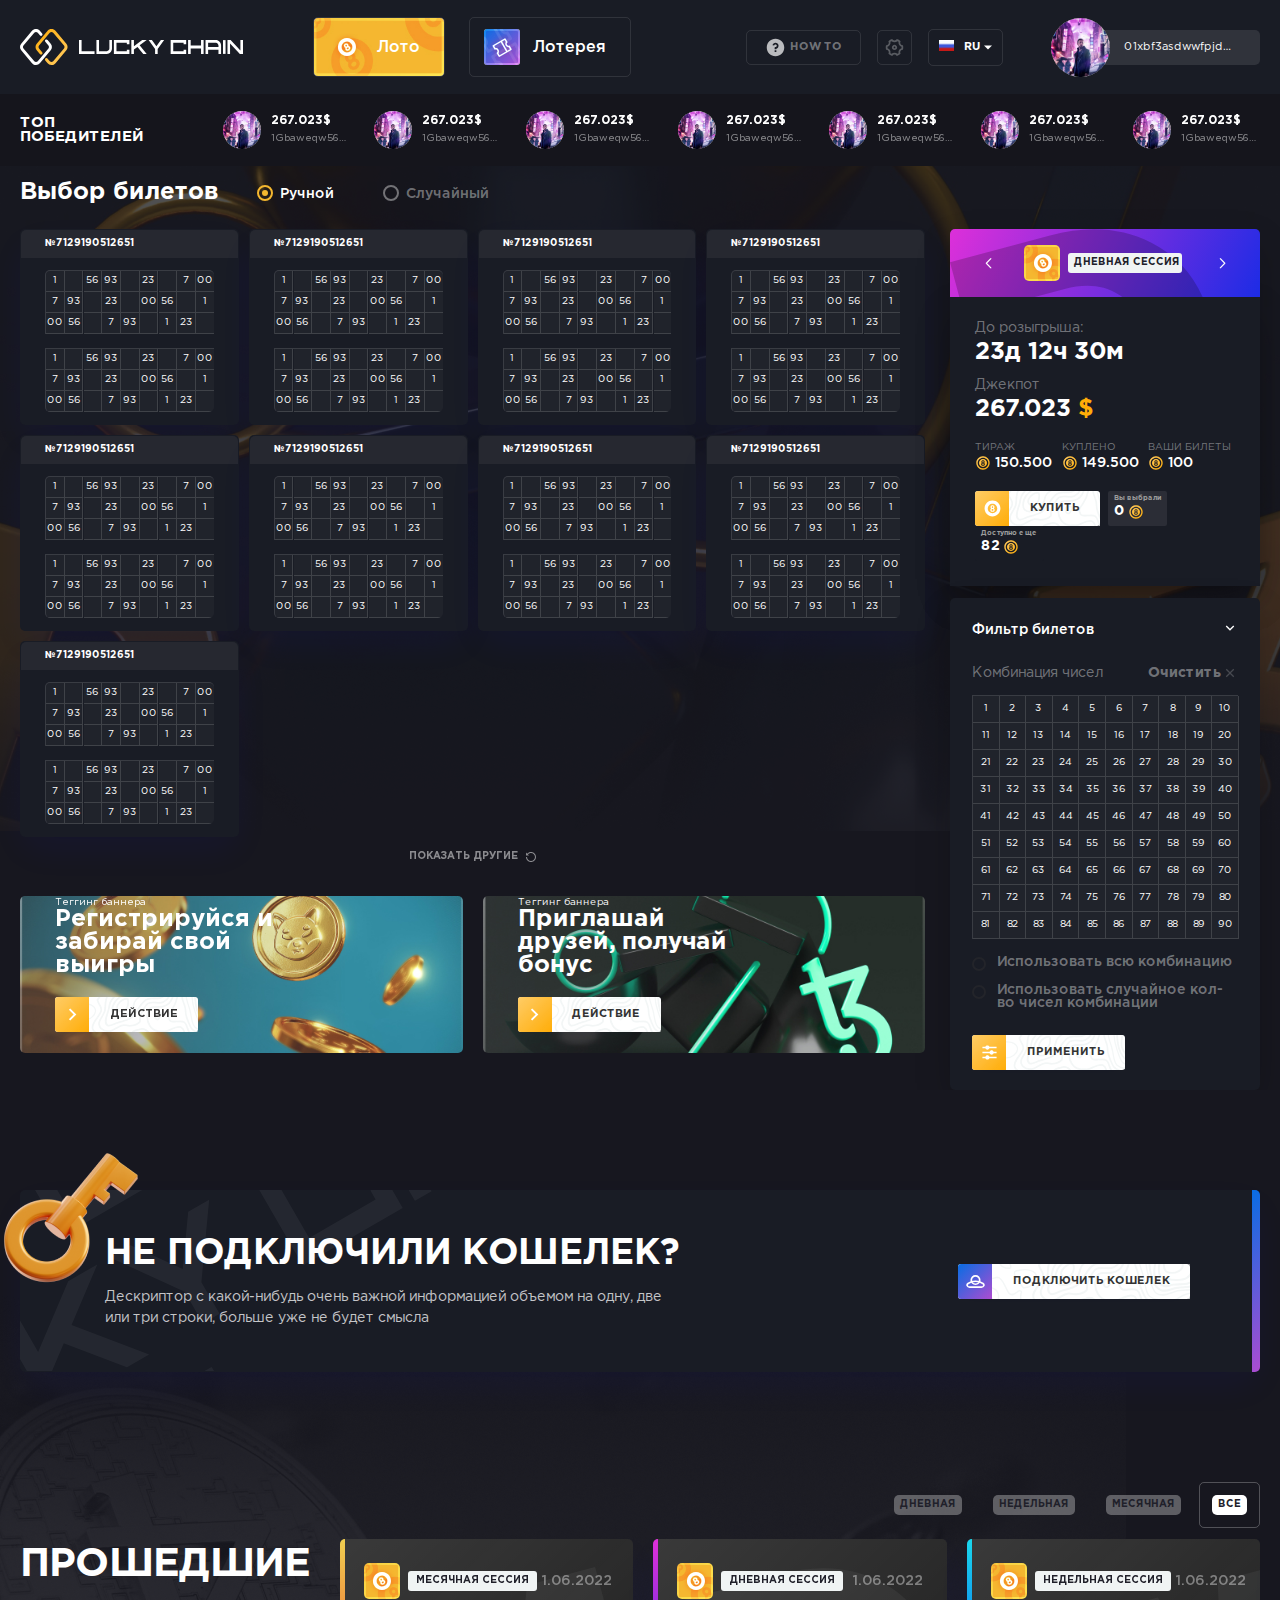
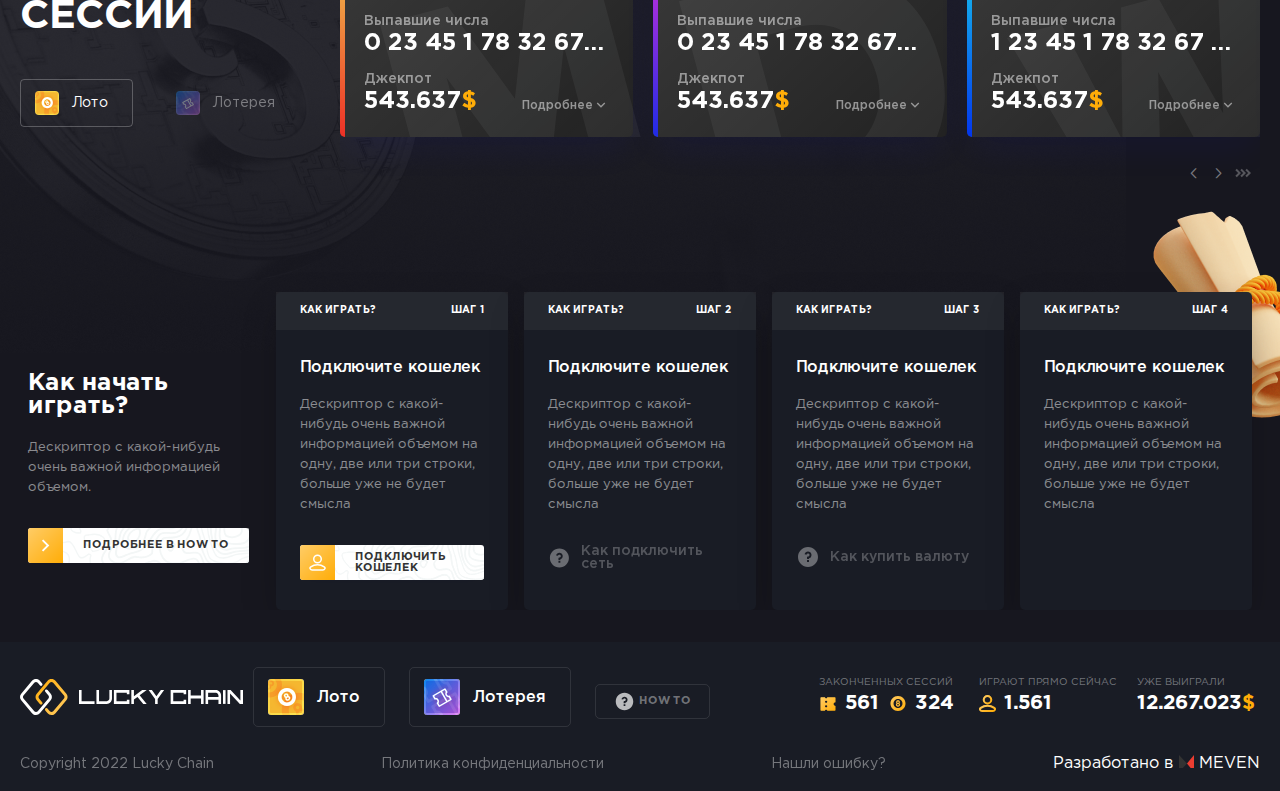
<file: page2-2.html>
<!DOCTYPE html>
<html lang="ru">
  <head>
    <meta http-equiv="Content-Type" content="text/html;charset=utf-8">
    <meta name="viewport" content="initial-scale=1.0, width=device-width">
    <meta name="format-detection" content="telephone=no">
    <link rel="shortcut icon" type="image/x-icon" href="favicon.ico">
    <link rel="stylesheet" href="vendors/remodal/remodal.css">
    <link rel="stylesheet" href="vendors/remodal/remodal-default-theme.css">
    <link rel="stylesheet" href="vendors/swiper/swiper-css.css">
    <link rel="stylesheet" href="assets/css/app.css">
  </head>
  <body class="dark-theme">
    <header class="header">
      <div class="container">
        <div class="header__mob"><a class="header__logo" href="#"><img class="black" src="assets/images/svg/logo-black.svg" alt=""><img class="white" src="assets/images/svg/logo-white.svg" alt=""></a>
          <div class="header__tgl js-tgl"><svg class="op"><use xlink:href="assets/images/svg/svg.svg#toggle"></use></svg>
<svg class="cl"><use xlink:href="assets/images/svg/svg.svg#close"></use></svg>
          </div>
        </div>
        <div class="header__inner">
          <div class="header__left"><a class="header__logo" href="#"><img class="black" src="assets/images/svg/logo-black.svg" alt=""><img class="white" src="assets/images/svg/logo-white.svg" alt=""></a>
            <div class="header__links"><a class="header__links-item bg1 active" href="#"><span class="header__links-icon"><img src="assets/images/svg/header-icon1.svg" alt=""></span><span class="header__links-tx">Лото</span></a><a class="header__links-item bg2" href="#"><span class="header__links-icon"><img src="assets/images/svg/header-icon2.svg" alt=""></span><span class="header__links-tx">Лотерея</span></a></div>
          </div>
          <div class="header__mob-menu">
            <ul>
              <li><a href="#">Лото</a></li>
              <li><a href="#">Лотерея</a></li>
              <li><a href="#">Кошелек</a></li>
              <li><a href="#">История транзакций</a></li>
              <li><a href="#">Перейти в дашборд</a></li>
              <li><a href="#">How to</a></li>
            </ul>
          </div>
          <div class="header__right"><a class="header__how" href="#"><svg><use xlink:href="assets/images/svg/svg.svg#quest"></use></svg><span>HOW TO</span></a>
            <div class="header__settings"><a class="header__settings-title" href="#" data-remodal-target="modalSet"><svg><use xlink:href="assets/images/svg/svg.svg#setting"></use></svg></a></div>
            <div class="header__lang">
              <div class="header__lang-title js-lang">
                <div class="header__lang-fl"><img src="assets/images/fl1.jpg" alt=""></div>
                <div class="header__lang-tit">ru</div>
                <div class="header__lang-ar"><svg><use xlink:href="assets/images/svg/svg.svg#arrow"></use></svg></div>
              </div>
              <div class="header__lang-drop"><a class="header__lang-drop-item" href="#"><span class="header__lang-drop-fl"><img src="assets/images/fl2.jpg" alt=""></span><span class="header__lang-drop-tit">IE</span></a><a class="header__lang-drop-item" href="#"><span class="header__lang-drop-fl"><img src="assets/images/fl3.jpg" alt=""></span><span class="header__lang-drop-tit">EN</span></a></div>
            </div><!--a(href="#" data-remodal-target="modalKl").button.button-primary<span class="icon"><svg><use xlink:href="assets/images/svg/svg.svg#user"></use></svg></span><span class="tx"><span>ПРивязать кошелек --></span></span>
            <div class="header__user">
              <div class="header__user-ava" data-remodal-target="modalMenu"><img src="assets/images/ava-big.jpg" alt=""></div>
              <div class="header__user-bl">
                <div class="header__user-bl-name">Denny</div>
                <div class="header__user-bl-in">
                  <div class="header__user-bl-inner" id="bl2">01xbf3asdwwfpjd8f0xbf3asdwwfpjd8f</div>
                  <div class="header__user-bl-bt" onclick="copytext('#bl2')"><img src="assets/images/svg/copy2.svg" alt=""></div>
                </div>
              </div>
            </div>
          </div>
        </div>
      </div>
    </header>
    <div class="wrapper">
      <div class="winners">
        <div class="container">
          <div class="winners__inner">
            <div class="winners__title">Топ победителей</div>
            <div class="winners__list swiper js-winners">
              <div class="swiper-wrapper">
                <div class="swiper-slide">
                  <div class="winners__list-item">
                    <div class="winners__list-img"><img src="assets/images/ava.jpg" alt=""></div>
                    <div class="winners__list-tx">
                      <div class="winners__list-price">267.023$</div>
                      <div class="winners__list-nb"><span class="tx" id="b1">1Gbaweqw561DF11Gbaweqw561DF11Gbaweqw561DF11Gbaweqw561DF1</span><span class="bt" onclick="copytext('#b1')"></span></div>
                    </div>
                  </div>
                </div>
                <div class="swiper-slide">
                  <div class="winners__list-item">
                    <div class="winners__list-img"><img src="assets/images/ava.jpg" alt=""></div>
                    <div class="winners__list-tx">
                      <div class="winners__list-price">267.023$</div>
                      <div class="winners__list-nb"><span class="tx" id="b2">1Gbaweqw561DF11Gbaweqw561DF11Gbaweqw561DF11Gbaweqw561DF1</span><span class="bt" onclick="copytext('#b2')"></span></div>
                    </div>
                  </div>
                </div>
                <div class="swiper-slide">
                  <div class="winners__list-item">
                    <div class="winners__list-img"><img src="assets/images/ava.jpg" alt=""></div>
                    <div class="winners__list-tx">
                      <div class="winners__list-price">267.023$</div>
                      <div class="winners__list-nb"><span class="tx" id="b3">1Gbaweqw561DF11Gbaweqw561DF11Gbaweqw561DF11Gbaweqw561DF1</span><span class="bt" onclick="copytext('#b3')"></span></div>
                    </div>
                  </div>
                </div>
                <div class="swiper-slide">
                  <div class="winners__list-item">
                    <div class="winners__list-img"><img src="assets/images/ava.jpg" alt=""></div>
                    <div class="winners__list-tx">
                      <div class="winners__list-price">267.023$</div>
                      <div class="winners__list-nb"><span class="tx" id="b4">1Gbaweqw561DF11Gbaweqw561DF11Gbaweqw561DF11Gbaweqw561DF1</span><span class="bt" onclick="copytext('#b4')"></span></div>
                    </div>
                  </div>
                </div>
                <div class="swiper-slide">
                  <div class="winners__list-item">
                    <div class="winners__list-img"><img src="assets/images/ava.jpg" alt=""></div>
                    <div class="winners__list-tx">
                      <div class="winners__list-price">267.023$</div>
                      <div class="winners__list-nb"><span class="tx" id="b5">1Gbaweqw561DF11Gbaweqw561DF11Gbaweqw561DF11Gbaweqw561DF1</span><span class="bt" onclick="copytext('#b5')"></span></div>
                    </div>
                  </div>
                </div>
                <div class="swiper-slide">
                  <div class="winners__list-item">
                    <div class="winners__list-img"><img src="assets/images/ava.jpg" alt=""></div>
                    <div class="winners__list-tx">
                      <div class="winners__list-price">267.023$</div>
                      <div class="winners__list-nb"><span class="tx" id="b6">1Gbaweqw561DF11Gbaweqw561DF11Gbaweqw561DF11Gbaweqw561DF1</span><span class="bt" onclick="copytext('#b6')"></span></div>
                    </div>
                  </div>
                </div>
                <div class="swiper-slide">
                  <div class="winners__list-item">
                    <div class="winners__list-img"><img src="assets/images/ava.jpg" alt=""></div>
                    <div class="winners__list-tx">
                      <div class="winners__list-price">267.023$</div>
                      <div class="winners__list-nb"><span class="tx" id="b7">1Gbaweqw561DF11Gbaweqw561DF11Gbaweqw561DF11Gbaweqw561DF1</span><span class="bt" onclick="copytext('#b7')"></span></div>
                    </div>
                  </div>
                </div>
                <div class="swiper-slide">
                  <div class="winners__list-item">
                    <div class="winners__list-img"><img src="assets/images/ava.jpg" alt=""></div>
                    <div class="winners__list-tx">
                      <div class="winners__list-price">267.023$</div>
                      <div class="winners__list-nb"><span class="tx" id="b8">1Gbaweqw561DF11Gbaweqw561DF11Gbaweqw561DF11Gbaweqw561DF1</span><span class="bt" onclick="copytext('#b8')"></span></div>
                    </div>
                  </div>
                </div>
              </div>
            </div>
          </div>
        </div>
      </div>
      <div class="bg3-main">
        <div class="wl">
          <div class="container">
            <div class="wl__top">
              <h1>Выбор билетов</h1>
              <ul class="tabs">
                <li class="tab-link current" data-tab="tab-1">
                  <div class="wl__tb">Ручной</div>
                </li>
                <li class="tab-link" data-tab="tab-2">
                  <div class="wl__tb">Случайный</div>
                </li>
              </ul>
            </div>
            <div class="wl__inner">
              <div class="wl__left">
                <div class="wl__l">
                  <div class="tab-content current" id="tab-1">
                    <div class="wl__vm">
                      <div class="wl__vm-item">
                        <div class="wl__vm-in">
                          <div class="wl__vm-top"> №7129190512651</div>
                          <div class="wl__vm-tx">
                            <div class="wl__vm-tbl">
                              <div class="wl__vm-tbl-item">1</div>
                              <div class="wl__vm-tbl-item"></div>
                              <div class="wl__vm-tbl-item">56</div>
                              <div class="wl__vm-tbl-item">93</div>
                              <div class="wl__vm-tbl-item"></div>
                              <div class="wl__vm-tbl-item">23</div>
                              <div class="wl__vm-tbl-item"></div>
                              <div class="wl__vm-tbl-item">7</div>
                              <div class="wl__vm-tbl-item">00</div>
                              <div class="wl__vm-tbl-item">7</div>
                              <div class="wl__vm-tbl-item">93</div>
                              <div class="wl__vm-tbl-item"></div>
                              <div class="wl__vm-tbl-item">23</div>
                              <div class="wl__vm-tbl-item"></div>
                              <div class="wl__vm-tbl-item">00</div>
                              <div class="wl__vm-tbl-item">56</div>
                              <div class="wl__vm-tbl-item"></div>
                              <div class="wl__vm-tbl-item">1</div>
                              <div class="wl__vm-tbl-item">00</div>
                              <div class="wl__vm-tbl-item">56</div>
                              <div class="wl__vm-tbl-item"></div>
                              <div class="wl__vm-tbl-item">7</div>
                              <div class="wl__vm-tbl-item">93</div>
                              <div class="wl__vm-tbl-item"></div>
                              <div class="wl__vm-tbl-item">1</div>
                              <div class="wl__vm-tbl-item">23</div>
                              <div class="wl__vm-tbl-item"></div>
                            </div>
                            <div class="wl__vm-tbl">
                              <div class="wl__vm-tbl-item">1</div>
                              <div class="wl__vm-tbl-item"></div>
                              <div class="wl__vm-tbl-item">56</div>
                              <div class="wl__vm-tbl-item">93</div>
                              <div class="wl__vm-tbl-item"></div>
                              <div class="wl__vm-tbl-item">23</div>
                              <div class="wl__vm-tbl-item"></div>
                              <div class="wl__vm-tbl-item">7</div>
                              <div class="wl__vm-tbl-item">00</div>
                              <div class="wl__vm-tbl-item">7</div>
                              <div class="wl__vm-tbl-item">93</div>
                              <div class="wl__vm-tbl-item"></div>
                              <div class="wl__vm-tbl-item">23</div>
                              <div class="wl__vm-tbl-item"></div>
                              <div class="wl__vm-tbl-item">00</div>
                              <div class="wl__vm-tbl-item">56</div>
                              <div class="wl__vm-tbl-item"></div>
                              <div class="wl__vm-tbl-item">1</div>
                              <div class="wl__vm-tbl-item">00</div>
                              <div class="wl__vm-tbl-item">56</div>
                              <div class="wl__vm-tbl-item"></div>
                              <div class="wl__vm-tbl-item">7</div>
                              <div class="wl__vm-tbl-item">93</div>
                              <div class="wl__vm-tbl-item"></div>
                              <div class="wl__vm-tbl-item">1</div>
                              <div class="wl__vm-tbl-item">23</div>
                              <div class="wl__vm-tbl-item"></div>
                            </div>
                          </div>
                        </div>
                      </div>
                      <div class="wl__vm-item">
                        <div class="wl__vm-in">
                          <div class="wl__vm-top"> №7129190512651</div>
                          <div class="wl__vm-tx">
                            <div class="wl__vm-tbl">
                              <div class="wl__vm-tbl-item">1</div>
                              <div class="wl__vm-tbl-item"></div>
                              <div class="wl__vm-tbl-item">56</div>
                              <div class="wl__vm-tbl-item">93</div>
                              <div class="wl__vm-tbl-item"></div>
                              <div class="wl__vm-tbl-item">23</div>
                              <div class="wl__vm-tbl-item"></div>
                              <div class="wl__vm-tbl-item">7</div>
                              <div class="wl__vm-tbl-item">00</div>
                              <div class="wl__vm-tbl-item">7</div>
                              <div class="wl__vm-tbl-item">93</div>
                              <div class="wl__vm-tbl-item"></div>
                              <div class="wl__vm-tbl-item">23</div>
                              <div class="wl__vm-tbl-item"></div>
                              <div class="wl__vm-tbl-item">00</div>
                              <div class="wl__vm-tbl-item">56</div>
                              <div class="wl__vm-tbl-item"></div>
                              <div class="wl__vm-tbl-item">1</div>
                              <div class="wl__vm-tbl-item">00</div>
                              <div class="wl__vm-tbl-item">56</div>
                              <div class="wl__vm-tbl-item"></div>
                              <div class="wl__vm-tbl-item">7</div>
                              <div class="wl__vm-tbl-item">93</div>
                              <div class="wl__vm-tbl-item"></div>
                              <div class="wl__vm-tbl-item">1</div>
                              <div class="wl__vm-tbl-item">23</div>
                              <div class="wl__vm-tbl-item"></div>
                            </div>
                            <div class="wl__vm-tbl">
                              <div class="wl__vm-tbl-item">1</div>
                              <div class="wl__vm-tbl-item"></div>
                              <div class="wl__vm-tbl-item">56</div>
                              <div class="wl__vm-tbl-item">93</div>
                              <div class="wl__vm-tbl-item"></div>
                              <div class="wl__vm-tbl-item">23</div>
                              <div class="wl__vm-tbl-item"></div>
                              <div class="wl__vm-tbl-item">7</div>
                              <div class="wl__vm-tbl-item">00</div>
                              <div class="wl__vm-tbl-item">7</div>
                              <div class="wl__vm-tbl-item">93</div>
                              <div class="wl__vm-tbl-item"></div>
                              <div class="wl__vm-tbl-item">23</div>
                              <div class="wl__vm-tbl-item"></div>
                              <div class="wl__vm-tbl-item">00</div>
                              <div class="wl__vm-tbl-item">56</div>
                              <div class="wl__vm-tbl-item"></div>
                              <div class="wl__vm-tbl-item">1</div>
                              <div class="wl__vm-tbl-item">00</div>
                              <div class="wl__vm-tbl-item">56</div>
                              <div class="wl__vm-tbl-item"></div>
                              <div class="wl__vm-tbl-item">7</div>
                              <div class="wl__vm-tbl-item">93</div>
                              <div class="wl__vm-tbl-item"></div>
                              <div class="wl__vm-tbl-item">1</div>
                              <div class="wl__vm-tbl-item">23</div>
                              <div class="wl__vm-tbl-item"></div>
                            </div>
                          </div>
                        </div>
                      </div>
                      <div class="wl__vm-item">
                        <div class="wl__vm-in">
                          <div class="wl__vm-top"> №7129190512651</div>
                          <div class="wl__vm-tx">
                            <div class="wl__vm-tbl">
                              <div class="wl__vm-tbl-item">1</div>
                              <div class="wl__vm-tbl-item"></div>
                              <div class="wl__vm-tbl-item">56</div>
                              <div class="wl__vm-tbl-item">93</div>
                              <div class="wl__vm-tbl-item"></div>
                              <div class="wl__vm-tbl-item">23</div>
                              <div class="wl__vm-tbl-item"></div>
                              <div class="wl__vm-tbl-item">7</div>
                              <div class="wl__vm-tbl-item">00</div>
                              <div class="wl__vm-tbl-item">7</div>
                              <div class="wl__vm-tbl-item">93</div>
                              <div class="wl__vm-tbl-item"></div>
                              <div class="wl__vm-tbl-item">23</div>
                              <div class="wl__vm-tbl-item"></div>
                              <div class="wl__vm-tbl-item">00</div>
                              <div class="wl__vm-tbl-item">56</div>
                              <div class="wl__vm-tbl-item"></div>
                              <div class="wl__vm-tbl-item">1</div>
                              <div class="wl__vm-tbl-item">00</div>
                              <div class="wl__vm-tbl-item">56</div>
                              <div class="wl__vm-tbl-item"></div>
                              <div class="wl__vm-tbl-item">7</div>
                              <div class="wl__vm-tbl-item">93</div>
                              <div class="wl__vm-tbl-item"></div>
                              <div class="wl__vm-tbl-item">1</div>
                              <div class="wl__vm-tbl-item">23</div>
                              <div class="wl__vm-tbl-item"></div>
                            </div>
                            <div class="wl__vm-tbl">
                              <div class="wl__vm-tbl-item">1</div>
                              <div class="wl__vm-tbl-item"></div>
                              <div class="wl__vm-tbl-item">56</div>
                              <div class="wl__vm-tbl-item">93</div>
                              <div class="wl__vm-tbl-item"></div>
                              <div class="wl__vm-tbl-item">23</div>
                              <div class="wl__vm-tbl-item"></div>
                              <div class="wl__vm-tbl-item">7</div>
                              <div class="wl__vm-tbl-item">00</div>
                              <div class="wl__vm-tbl-item">7</div>
                              <div class="wl__vm-tbl-item">93</div>
                              <div class="wl__vm-tbl-item"></div>
                              <div class="wl__vm-tbl-item">23</div>
                              <div class="wl__vm-tbl-item"></div>
                              <div class="wl__vm-tbl-item">00</div>
                              <div class="wl__vm-tbl-item">56</div>
                              <div class="wl__vm-tbl-item"></div>
                              <div class="wl__vm-tbl-item">1</div>
                              <div class="wl__vm-tbl-item">00</div>
                              <div class="wl__vm-tbl-item">56</div>
                              <div class="wl__vm-tbl-item"></div>
                              <div class="wl__vm-tbl-item">7</div>
                              <div class="wl__vm-tbl-item">93</div>
                              <div class="wl__vm-tbl-item"></div>
                              <div class="wl__vm-tbl-item">1</div>
                              <div class="wl__vm-tbl-item">23</div>
                              <div class="wl__vm-tbl-item"></div>
                            </div>
                          </div>
                        </div>
                      </div>
                      <div class="wl__vm-item">
                        <div class="wl__vm-in">
                          <div class="wl__vm-top"> №7129190512651</div>
                          <div class="wl__vm-tx">
                            <div class="wl__vm-tbl">
                              <div class="wl__vm-tbl-item">1</div>
                              <div class="wl__vm-tbl-item"></div>
                              <div class="wl__vm-tbl-item">56</div>
                              <div class="wl__vm-tbl-item">93</div>
                              <div class="wl__vm-tbl-item"></div>
                              <div class="wl__vm-tbl-item">23</div>
                              <div class="wl__vm-tbl-item"></div>
                              <div class="wl__vm-tbl-item">7</div>
                              <div class="wl__vm-tbl-item">00</div>
                              <div class="wl__vm-tbl-item">7</div>
                              <div class="wl__vm-tbl-item">93</div>
                              <div class="wl__vm-tbl-item"></div>
                              <div class="wl__vm-tbl-item">23</div>
                              <div class="wl__vm-tbl-item"></div>
                              <div class="wl__vm-tbl-item">00</div>
                              <div class="wl__vm-tbl-item">56</div>
                              <div class="wl__vm-tbl-item"></div>
                              <div class="wl__vm-tbl-item">1</div>
                              <div class="wl__vm-tbl-item">00</div>
                              <div class="wl__vm-tbl-item">56</div>
                              <div class="wl__vm-tbl-item"></div>
                              <div class="wl__vm-tbl-item">7</div>
                              <div class="wl__vm-tbl-item">93</div>
                              <div class="wl__vm-tbl-item"></div>
                              <div class="wl__vm-tbl-item">1</div>
                              <div class="wl__vm-tbl-item">23</div>
                              <div class="wl__vm-tbl-item"></div>
                            </div>
                            <div class="wl__vm-tbl">
                              <div class="wl__vm-tbl-item">1</div>
                              <div class="wl__vm-tbl-item"></div>
                              <div class="wl__vm-tbl-item">56</div>
                              <div class="wl__vm-tbl-item">93</div>
                              <div class="wl__vm-tbl-item"></div>
                              <div class="wl__vm-tbl-item">23</div>
                              <div class="wl__vm-tbl-item"></div>
                              <div class="wl__vm-tbl-item">7</div>
                              <div class="wl__vm-tbl-item">00</div>
                              <div class="wl__vm-tbl-item">7</div>
                              <div class="wl__vm-tbl-item">93</div>
                              <div class="wl__vm-tbl-item"></div>
                              <div class="wl__vm-tbl-item">23</div>
                              <div class="wl__vm-tbl-item"></div>
                              <div class="wl__vm-tbl-item">00</div>
                              <div class="wl__vm-tbl-item">56</div>
                              <div class="wl__vm-tbl-item"></div>
                              <div class="wl__vm-tbl-item">1</div>
                              <div class="wl__vm-tbl-item">00</div>
                              <div class="wl__vm-tbl-item">56</div>
                              <div class="wl__vm-tbl-item"></div>
                              <div class="wl__vm-tbl-item">7</div>
                              <div class="wl__vm-tbl-item">93</div>
                              <div class="wl__vm-tbl-item"></div>
                              <div class="wl__vm-tbl-item">1</div>
                              <div class="wl__vm-tbl-item">23</div>
                              <div class="wl__vm-tbl-item"></div>
                            </div>
                          </div>
                        </div>
                      </div>
                      <div class="wl__vm-item">
                        <div class="wl__vm-in">
                          <div class="wl__vm-top"> №7129190512651</div>
                          <div class="wl__vm-tx">
                            <div class="wl__vm-tbl">
                              <div class="wl__vm-tbl-item">1</div>
                              <div class="wl__vm-tbl-item"></div>
                              <div class="wl__vm-tbl-item">56</div>
                              <div class="wl__vm-tbl-item">93</div>
                              <div class="wl__vm-tbl-item"></div>
                              <div class="wl__vm-tbl-item">23</div>
                              <div class="wl__vm-tbl-item"></div>
                              <div class="wl__vm-tbl-item">7</div>
                              <div class="wl__vm-tbl-item">00</div>
                              <div class="wl__vm-tbl-item">7</div>
                              <div class="wl__vm-tbl-item">93</div>
                              <div class="wl__vm-tbl-item"></div>
                              <div class="wl__vm-tbl-item">23</div>
                              <div class="wl__vm-tbl-item"></div>
                              <div class="wl__vm-tbl-item">00</div>
                              <div class="wl__vm-tbl-item">56</div>
                              <div class="wl__vm-tbl-item"></div>
                              <div class="wl__vm-tbl-item">1</div>
                              <div class="wl__vm-tbl-item">00</div>
                              <div class="wl__vm-tbl-item">56</div>
                              <div class="wl__vm-tbl-item"></div>
                              <div class="wl__vm-tbl-item">7</div>
                              <div class="wl__vm-tbl-item">93</div>
                              <div class="wl__vm-tbl-item"></div>
                              <div class="wl__vm-tbl-item">1</div>
                              <div class="wl__vm-tbl-item">23</div>
                              <div class="wl__vm-tbl-item"></div>
                            </div>
                            <div class="wl__vm-tbl">
                              <div class="wl__vm-tbl-item">1</div>
                              <div class="wl__vm-tbl-item"></div>
                              <div class="wl__vm-tbl-item">56</div>
                              <div class="wl__vm-tbl-item">93</div>
                              <div class="wl__vm-tbl-item"></div>
                              <div class="wl__vm-tbl-item">23</div>
                              <div class="wl__vm-tbl-item"></div>
                              <div class="wl__vm-tbl-item">7</div>
                              <div class="wl__vm-tbl-item">00</div>
                              <div class="wl__vm-tbl-item">7</div>
                              <div class="wl__vm-tbl-item">93</div>
                              <div class="wl__vm-tbl-item"></div>
                              <div class="wl__vm-tbl-item">23</div>
                              <div class="wl__vm-tbl-item"></div>
                              <div class="wl__vm-tbl-item">00</div>
                              <div class="wl__vm-tbl-item">56</div>
                              <div class="wl__vm-tbl-item"></div>
                              <div class="wl__vm-tbl-item">1</div>
                              <div class="wl__vm-tbl-item">00</div>
                              <div class="wl__vm-tbl-item">56</div>
                              <div class="wl__vm-tbl-item"></div>
                              <div class="wl__vm-tbl-item">7</div>
                              <div class="wl__vm-tbl-item">93</div>
                              <div class="wl__vm-tbl-item"></div>
                              <div class="wl__vm-tbl-item">1</div>
                              <div class="wl__vm-tbl-item">23</div>
                              <div class="wl__vm-tbl-item"></div>
                            </div>
                          </div>
                        </div>
                      </div>
                      <div class="wl__vm-item">
                        <div class="wl__vm-in">
                          <div class="wl__vm-top"> №7129190512651</div>
                          <div class="wl__vm-tx">
                            <div class="wl__vm-tbl">
                              <div class="wl__vm-tbl-item">1</div>
                              <div class="wl__vm-tbl-item"></div>
                              <div class="wl__vm-tbl-item">56</div>
                              <div class="wl__vm-tbl-item">93</div>
                              <div class="wl__vm-tbl-item"></div>
                              <div class="wl__vm-tbl-item">23</div>
                              <div class="wl__vm-tbl-item"></div>
                              <div class="wl__vm-tbl-item">7</div>
                              <div class="wl__vm-tbl-item">00</div>
                              <div class="wl__vm-tbl-item">7</div>
                              <div class="wl__vm-tbl-item">93</div>
                              <div class="wl__vm-tbl-item"></div>
                              <div class="wl__vm-tbl-item">23</div>
                              <div class="wl__vm-tbl-item"></div>
                              <div class="wl__vm-tbl-item">00</div>
                              <div class="wl__vm-tbl-item">56</div>
                              <div class="wl__vm-tbl-item"></div>
                              <div class="wl__vm-tbl-item">1</div>
                              <div class="wl__vm-tbl-item">00</div>
                              <div class="wl__vm-tbl-item">56</div>
                              <div class="wl__vm-tbl-item"></div>
                              <div class="wl__vm-tbl-item">7</div>
                              <div class="wl__vm-tbl-item">93</div>
                              <div class="wl__vm-tbl-item"></div>
                              <div class="wl__vm-tbl-item">1</div>
                              <div class="wl__vm-tbl-item">23</div>
                              <div class="wl__vm-tbl-item"></div>
                            </div>
                            <div class="wl__vm-tbl">
                              <div class="wl__vm-tbl-item">1</div>
                              <div class="wl__vm-tbl-item"></div>
                              <div class="wl__vm-tbl-item">56</div>
                              <div class="wl__vm-tbl-item">93</div>
                              <div class="wl__vm-tbl-item"></div>
                              <div class="wl__vm-tbl-item">23</div>
                              <div class="wl__vm-tbl-item"></div>
                              <div class="wl__vm-tbl-item">7</div>
                              <div class="wl__vm-tbl-item">00</div>
                              <div class="wl__vm-tbl-item">7</div>
                              <div class="wl__vm-tbl-item">93</div>
                              <div class="wl__vm-tbl-item"></div>
                              <div class="wl__vm-tbl-item">23</div>
                              <div class="wl__vm-tbl-item"></div>
                              <div class="wl__vm-tbl-item">00</div>
                              <div class="wl__vm-tbl-item">56</div>
                              <div class="wl__vm-tbl-item"></div>
                              <div class="wl__vm-tbl-item">1</div>
                              <div class="wl__vm-tbl-item">00</div>
                              <div class="wl__vm-tbl-item">56</div>
                              <div class="wl__vm-tbl-item"></div>
                              <div class="wl__vm-tbl-item">7</div>
                              <div class="wl__vm-tbl-item">93</div>
                              <div class="wl__vm-tbl-item"></div>
                              <div class="wl__vm-tbl-item">1</div>
                              <div class="wl__vm-tbl-item">23</div>
                              <div class="wl__vm-tbl-item"></div>
                            </div>
                          </div>
                        </div>
                      </div>
                      <div class="wl__vm-item">
                        <div class="wl__vm-in">
                          <div class="wl__vm-top"> №7129190512651</div>
                          <div class="wl__vm-tx">
                            <div class="wl__vm-tbl">
                              <div class="wl__vm-tbl-item">1</div>
                              <div class="wl__vm-tbl-item"></div>
                              <div class="wl__vm-tbl-item">56</div>
                              <div class="wl__vm-tbl-item">93</div>
                              <div class="wl__vm-tbl-item"></div>
                              <div class="wl__vm-tbl-item">23</div>
                              <div class="wl__vm-tbl-item"></div>
                              <div class="wl__vm-tbl-item">7</div>
                              <div class="wl__vm-tbl-item">00</div>
                              <div class="wl__vm-tbl-item">7</div>
                              <div class="wl__vm-tbl-item">93</div>
                              <div class="wl__vm-tbl-item"></div>
                              <div class="wl__vm-tbl-item">23</div>
                              <div class="wl__vm-tbl-item"></div>
                              <div class="wl__vm-tbl-item">00</div>
                              <div class="wl__vm-tbl-item">56</div>
                              <div class="wl__vm-tbl-item"></div>
                              <div class="wl__vm-tbl-item">1</div>
                              <div class="wl__vm-tbl-item">00</div>
                              <div class="wl__vm-tbl-item">56</div>
                              <div class="wl__vm-tbl-item"></div>
                              <div class="wl__vm-tbl-item">7</div>
                              <div class="wl__vm-tbl-item">93</div>
                              <div class="wl__vm-tbl-item"></div>
                              <div class="wl__vm-tbl-item">1</div>
                              <div class="wl__vm-tbl-item">23</div>
                              <div class="wl__vm-tbl-item"></div>
                            </div>
                            <div class="wl__vm-tbl">
                              <div class="wl__vm-tbl-item">1</div>
                              <div class="wl__vm-tbl-item"></div>
                              <div class="wl__vm-tbl-item">56</div>
                              <div class="wl__vm-tbl-item">93</div>
                              <div class="wl__vm-tbl-item"></div>
                              <div class="wl__vm-tbl-item">23</div>
                              <div class="wl__vm-tbl-item"></div>
                              <div class="wl__vm-tbl-item">7</div>
                              <div class="wl__vm-tbl-item">00</div>
                              <div class="wl__vm-tbl-item">7</div>
                              <div class="wl__vm-tbl-item">93</div>
                              <div class="wl__vm-tbl-item"></div>
                              <div class="wl__vm-tbl-item">23</div>
                              <div class="wl__vm-tbl-item"></div>
                              <div class="wl__vm-tbl-item">00</div>
                              <div class="wl__vm-tbl-item">56</div>
                              <div class="wl__vm-tbl-item"></div>
                              <div class="wl__vm-tbl-item">1</div>
                              <div class="wl__vm-tbl-item">00</div>
                              <div class="wl__vm-tbl-item">56</div>
                              <div class="wl__vm-tbl-item"></div>
                              <div class="wl__vm-tbl-item">7</div>
                              <div class="wl__vm-tbl-item">93</div>
                              <div class="wl__vm-tbl-item"></div>
                              <div class="wl__vm-tbl-item">1</div>
                              <div class="wl__vm-tbl-item">23</div>
                              <div class="wl__vm-tbl-item"></div>
                            </div>
                          </div>
                        </div>
                      </div>
                      <div class="wl__vm-item">
                        <div class="wl__vm-in">
                          <div class="wl__vm-top"> №7129190512651</div>
                          <div class="wl__vm-tx">
                            <div class="wl__vm-tbl">
                              <div class="wl__vm-tbl-item">1</div>
                              <div class="wl__vm-tbl-item"></div>
                              <div class="wl__vm-tbl-item">56</div>
                              <div class="wl__vm-tbl-item">93</div>
                              <div class="wl__vm-tbl-item"></div>
                              <div class="wl__vm-tbl-item">23</div>
                              <div class="wl__vm-tbl-item"></div>
                              <div class="wl__vm-tbl-item">7</div>
                              <div class="wl__vm-tbl-item">00</div>
                              <div class="wl__vm-tbl-item">7</div>
                              <div class="wl__vm-tbl-item">93</div>
                              <div class="wl__vm-tbl-item"></div>
                              <div class="wl__vm-tbl-item">23</div>
                              <div class="wl__vm-tbl-item"></div>
                              <div class="wl__vm-tbl-item">00</div>
                              <div class="wl__vm-tbl-item">56</div>
                              <div class="wl__vm-tbl-item"></div>
                              <div class="wl__vm-tbl-item">1</div>
                              <div class="wl__vm-tbl-item">00</div>
                              <div class="wl__vm-tbl-item">56</div>
                              <div class="wl__vm-tbl-item"></div>
                              <div class="wl__vm-tbl-item">7</div>
                              <div class="wl__vm-tbl-item">93</div>
                              <div class="wl__vm-tbl-item"></div>
                              <div class="wl__vm-tbl-item">1</div>
                              <div class="wl__vm-tbl-item">23</div>
                              <div class="wl__vm-tbl-item"></div>
                            </div>
                            <div class="wl__vm-tbl">
                              <div class="wl__vm-tbl-item">1</div>
                              <div class="wl__vm-tbl-item"></div>
                              <div class="wl__vm-tbl-item">56</div>
                              <div class="wl__vm-tbl-item">93</div>
                              <div class="wl__vm-tbl-item"></div>
                              <div class="wl__vm-tbl-item">23</div>
                              <div class="wl__vm-tbl-item"></div>
                              <div class="wl__vm-tbl-item">7</div>
                              <div class="wl__vm-tbl-item">00</div>
                              <div class="wl__vm-tbl-item">7</div>
                              <div class="wl__vm-tbl-item">93</div>
                              <div class="wl__vm-tbl-item"></div>
                              <div class="wl__vm-tbl-item">23</div>
                              <div class="wl__vm-tbl-item"></div>
                              <div class="wl__vm-tbl-item">00</div>
                              <div class="wl__vm-tbl-item">56</div>
                              <div class="wl__vm-tbl-item"></div>
                              <div class="wl__vm-tbl-item">1</div>
                              <div class="wl__vm-tbl-item">00</div>
                              <div class="wl__vm-tbl-item">56</div>
                              <div class="wl__vm-tbl-item"></div>
                              <div class="wl__vm-tbl-item">7</div>
                              <div class="wl__vm-tbl-item">93</div>
                              <div class="wl__vm-tbl-item"></div>
                              <div class="wl__vm-tbl-item">1</div>
                              <div class="wl__vm-tbl-item">23</div>
                              <div class="wl__vm-tbl-item"></div>
                            </div>
                          </div>
                        </div>
                      </div>
                      <div class="wl__vm-item">
                        <div class="wl__vm-in">
                          <div class="wl__vm-top"> №7129190512651</div>
                          <div class="wl__vm-tx">
                            <div class="wl__vm-tbl">
                              <div class="wl__vm-tbl-item">1</div>
                              <div class="wl__vm-tbl-item"></div>
                              <div class="wl__vm-tbl-item">56</div>
                              <div class="wl__vm-tbl-item">93</div>
                              <div class="wl__vm-tbl-item"></div>
                              <div class="wl__vm-tbl-item">23</div>
                              <div class="wl__vm-tbl-item"></div>
                              <div class="wl__vm-tbl-item">7</div>
                              <div class="wl__vm-tbl-item">00</div>
                              <div class="wl__vm-tbl-item">7</div>
                              <div class="wl__vm-tbl-item">93</div>
                              <div class="wl__vm-tbl-item"></div>
                              <div class="wl__vm-tbl-item">23</div>
                              <div class="wl__vm-tbl-item"></div>
                              <div class="wl__vm-tbl-item">00</div>
                              <div class="wl__vm-tbl-item">56</div>
                              <div class="wl__vm-tbl-item"></div>
                              <div class="wl__vm-tbl-item">1</div>
                              <div class="wl__vm-tbl-item">00</div>
                              <div class="wl__vm-tbl-item">56</div>
                              <div class="wl__vm-tbl-item"></div>
                              <div class="wl__vm-tbl-item">7</div>
                              <div class="wl__vm-tbl-item">93</div>
                              <div class="wl__vm-tbl-item"></div>
                              <div class="wl__vm-tbl-item">1</div>
                              <div class="wl__vm-tbl-item">23</div>
                              <div class="wl__vm-tbl-item"></div>
                            </div>
                            <div class="wl__vm-tbl">
                              <div class="wl__vm-tbl-item">1</div>
                              <div class="wl__vm-tbl-item"></div>
                              <div class="wl__vm-tbl-item">56</div>
                              <div class="wl__vm-tbl-item">93</div>
                              <div class="wl__vm-tbl-item"></div>
                              <div class="wl__vm-tbl-item">23</div>
                              <div class="wl__vm-tbl-item"></div>
                              <div class="wl__vm-tbl-item">7</div>
                              <div class="wl__vm-tbl-item">00</div>
                              <div class="wl__vm-tbl-item">7</div>
                              <div class="wl__vm-tbl-item">93</div>
                              <div class="wl__vm-tbl-item"></div>
                              <div class="wl__vm-tbl-item">23</div>
                              <div class="wl__vm-tbl-item"></div>
                              <div class="wl__vm-tbl-item">00</div>
                              <div class="wl__vm-tbl-item">56</div>
                              <div class="wl__vm-tbl-item"></div>
                              <div class="wl__vm-tbl-item">1</div>
                              <div class="wl__vm-tbl-item">00</div>
                              <div class="wl__vm-tbl-item">56</div>
                              <div class="wl__vm-tbl-item"></div>
                              <div class="wl__vm-tbl-item">7</div>
                              <div class="wl__vm-tbl-item">93</div>
                              <div class="wl__vm-tbl-item"></div>
                              <div class="wl__vm-tbl-item">1</div>
                              <div class="wl__vm-tbl-item">23</div>
                              <div class="wl__vm-tbl-item"></div>
                            </div>
                          </div>
                        </div>
                      </div>
                    </div>
                    <div class="wl__load"><a href="#">Показать другие <svg><use xlink:href="assets/images/svg/svg.svg#load"></use></svg></a></div>
                  </div>
                  <div class="tab-content" id="tab-2">
                    <div class="wl__vm">
                      <div class="wl__vm-item">
                        <div class="wl__vm-in">
                          <div class="wl__vm-top"> №7129190512651</div>
                          <div class="wl__vm-tx">
                            <div class="wl__vm-tbl">
                              <div class="wl__vm-tbl-item">1</div>
                              <div class="wl__vm-tbl-item"></div>
                              <div class="wl__vm-tbl-item">56</div>
                              <div class="wl__vm-tbl-item">93</div>
                              <div class="wl__vm-tbl-item"></div>
                              <div class="wl__vm-tbl-item">23</div>
                              <div class="wl__vm-tbl-item"></div>
                              <div class="wl__vm-tbl-item">7</div>
                              <div class="wl__vm-tbl-item">00</div>
                              <div class="wl__vm-tbl-item">7</div>
                              <div class="wl__vm-tbl-item">93</div>
                              <div class="wl__vm-tbl-item"></div>
                              <div class="wl__vm-tbl-item">23</div>
                              <div class="wl__vm-tbl-item"></div>
                              <div class="wl__vm-tbl-item">00</div>
                              <div class="wl__vm-tbl-item">56</div>
                              <div class="wl__vm-tbl-item"></div>
                              <div class="wl__vm-tbl-item">1</div>
                              <div class="wl__vm-tbl-item">00</div>
                              <div class="wl__vm-tbl-item">56</div>
                              <div class="wl__vm-tbl-item"></div>
                              <div class="wl__vm-tbl-item">7</div>
                              <div class="wl__vm-tbl-item">93</div>
                              <div class="wl__vm-tbl-item"></div>
                              <div class="wl__vm-tbl-item">1</div>
                              <div class="wl__vm-tbl-item">23</div>
                              <div class="wl__vm-tbl-item"></div>
                            </div>
                            <div class="wl__vm-tbl">
                              <div class="wl__vm-tbl-item">1</div>
                              <div class="wl__vm-tbl-item"></div>
                              <div class="wl__vm-tbl-item">56</div>
                              <div class="wl__vm-tbl-item">93</div>
                              <div class="wl__vm-tbl-item"></div>
                              <div class="wl__vm-tbl-item">23</div>
                              <div class="wl__vm-tbl-item"></div>
                              <div class="wl__vm-tbl-item">7</div>
                              <div class="wl__vm-tbl-item">00</div>
                              <div class="wl__vm-tbl-item">7</div>
                              <div class="wl__vm-tbl-item">93</div>
                              <div class="wl__vm-tbl-item"></div>
                              <div class="wl__vm-tbl-item">23</div>
                              <div class="wl__vm-tbl-item"></div>
                              <div class="wl__vm-tbl-item">00</div>
                              <div class="wl__vm-tbl-item">56</div>
                              <div class="wl__vm-tbl-item"></div>
                              <div class="wl__vm-tbl-item">1</div>
                              <div class="wl__vm-tbl-item">00</div>
                              <div class="wl__vm-tbl-item">56</div>
                              <div class="wl__vm-tbl-item"></div>
                              <div class="wl__vm-tbl-item">7</div>
                              <div class="wl__vm-tbl-item">93</div>
                              <div class="wl__vm-tbl-item"></div>
                              <div class="wl__vm-tbl-item">1</div>
                              <div class="wl__vm-tbl-item">23</div>
                              <div class="wl__vm-tbl-item"></div>
                            </div>
                          </div>
                        </div>
                      </div>
                    </div>
                  </div>
                </div>
                <div class="wl__left-btn js-mob-btn"><span class="op">Показать билеты</span><span class="cl">Скрыть билеты</span> <svg><use xlink:href="assets/images/svg/svg.svg#arrow2"></use></svg></div>
                <div class="wl__ban tt js-wl-ban">
                  <div class="swiper-wrapper">
                    <div class="swiper-slide">
                      <div class="wl__ban-item">
                        <div class="wl__ban-in" style="background-image: url('assets/images/ban1.jpg')">
                          <div class="wl__ban-tx">
                            <div class="wl__ban-tt">Теггинг баннера</div>
                            <div class="wl__ban-tit">Регистрируйся и забирай свой выигры</div><a class="button button-primary" href="#"><span class="icon"><img src="assets/images/svg/arrow3.svg" alt=""></span><span class="tx"><span>Действие</span></span></a>
                          </div>
                        </div>
                      </div>
                    </div>
                    <div class="swiper-slide">
                      <div class="wl__ban-item">
                        <div class="wl__ban-in" style="background-image: url('assets/images/ban2.jpg')">
                          <div class="wl__ban-tx">
                            <div class="wl__ban-tt">Теггинг баннера</div>
                            <div class="wl__ban-tit">Приглашай друзей, получай  бонус</div><a class="button button-primary" href="#"><span class="icon"><img src="assets/images/svg/arrow3.svg" alt=""></span><span class="tx"><span>Действие</span></span></a>
                          </div>
                        </div>
                      </div>
                    </div>
                  </div>
                </div>
              </div>
              <div class="wl__right">
                <div class="wl__im">
                  <div class="wl__sl wl__sl-lt swiper js-wl-sl">
                    <div class="swiper-wrapper">
                      <div class="swiper-slide">
                        <div class="wl__sl-item bg4">
                          <div class="wl__sl-title">
                            <div class="wl__sl-title-ic bg1"><img src="assets/images/svg/header-icon1.svg" alt=""></div>
                            <div class="wl__sl-title-t">Дневная сессия</div>
                          </div>
                        </div>
                      </div>
                      <div class="swiper-slide">
                        <div class="wl__sl-item bg5">
                          <div class="wl__sl-title">
                            <div class="wl__sl-title-ic bg1"><img src="assets/images/svg/header-icon1.svg" alt=""></div>
                            <div class="wl__sl-title-t">недельная сессия</div>
                          </div>
                        </div>
                      </div>
                      <div class="swiper-slide">
                        <div class="wl__sl-item bg6">
                          <div class="wl__sl-title">
                            <div class="wl__sl-title-ic bg1"><img src="assets/images/svg/header-icon1.svg" alt=""></div>
                            <div class="wl__sl-title-t">Месячная сессия</div>
                          </div>
                        </div>
                      </div>
                    </div>
                    <div class="swiper-button-prev js-wl-prev"></div>
                    <div class="swiper-button-next js-wl-next"></div>
                  </div>
                  <div class="wl__tt">
                    <div class="wl__time">
                      <div class="wl__time-tit">До розыгрыша:</div>
                      <div class="wl__time-tx">23д 12ч 30м</div>
                    </div>
                    <div class="wl__rz">
                      <div class="wl__rz-tit">дата розыгрыша</div>
                      <div class="wl__rz-tx">09.09.2022</div>
                    </div>
                    <div class="wl__tm">
                      <div class="wl__tm-tit">Джекпот</div>
                      <div class="wl__tm-tx">267.023 <span>$</span></div>
                    </div>
                    <div class="wl__list">
                      <div class="wl__list-item">
                        <div class="wl__list-tit">Тираж</div>
                        <div class="wl__list-tx"><img src="assets/images/svg/icon9.svg" alt=""> 150.500</div>
                      </div>
                      <div class="wl__list-item">
                        <div class="wl__list-tit">Куплено</div>
                        <div class="wl__list-tx"><img src="assets/images/svg/icon9.svg" alt=""> 149.500</div>
                      </div>
                      <div class="wl__list-item">
                        <div class="wl__list-tit">Ваши билеты</div>
                        <div class="wl__list-tx"><img src="assets/images/svg/icon9.svg" alt=""> 100</div>
                      </div>
                    </div>
                    <div class="wl__bottom"><a class="button button-primary" href="#"><span class="icon"><img src="assets/images/svg/icon10.svg" alt=""></span><span class="tx"><span>Купить</span></span></a>
                      <div class="wl__bottom-ch">
                        <div class="wl__bottom-ch-tit">Вы выбрали</div>
                        <div class="wl__bottom-ch-nb">0 <img src="assets/images/svg/icon9.svg" alt=''></div>
                      </div>
                      <div class="wl__bottom-ch bg">
                        <div class="wl__bottom-ch-tit">Доступно еще</div>
                        <div class="wl__bottom-ch-nb">82 <img src="assets/images/svg/icon9.svg" alt=''></div>
                      </div><a class="wl__bottom-fltr w-100" href="#" data-remodal-target="modal20">фильтр билетов  <svg><use xlink:href="assets/images/svg/svg.svg#fl"></use></svg></a>
                    </div>
                  </div>
                </div>
                <div class="wl__im tw open">
                  <div class="wl__fltr-top"><span>Фильтр билетов</span>
                    <div class="ar js-ar"><svg><use xlink:href="assets/images/svg/svg.svg#arrow2"></use></svg></div>
                  </div>
                  <div class="wl__fltr-mm">
                    <div class="wl__fltr-nn">
                      <div class="wl__fltr-nn-top">
                        <div class="wl__fltr-nn-tit">Комбинация чисел</div><a class="wl__fltr-nn-del" href="#">Очистить <svg><use xlink:href="assets/images/svg/svg.svg#close"></use></svg></a>
                      </div>
                      <div class="wl__fltr-tbl">
                        <div class="wl__fltr-tbl-item">1</div>
                        <div class="wl__fltr-tbl-item">2</div>
                        <div class="wl__fltr-tbl-item">3</div>
                        <div class="wl__fltr-tbl-item">4</div>
                        <div class="wl__fltr-tbl-item">5</div>
                        <div class="wl__fltr-tbl-item">6</div>
                        <div class="wl__fltr-tbl-item">7</div>
                        <div class="wl__fltr-tbl-item">8</div>
                        <div class="wl__fltr-tbl-item">9</div>
                        <div class="wl__fltr-tbl-item">10</div>
                        <div class="wl__fltr-tbl-item">11</div>
                        <div class="wl__fltr-tbl-item">12</div>
                        <div class="wl__fltr-tbl-item">13</div>
                        <div class="wl__fltr-tbl-item">14</div>
                        <div class="wl__fltr-tbl-item">15</div>
                        <div class="wl__fltr-tbl-item">16</div>
                        <div class="wl__fltr-tbl-item">17</div>
                        <div class="wl__fltr-tbl-item">18</div>
                        <div class="wl__fltr-tbl-item">19</div>
                        <div class="wl__fltr-tbl-item">20</div>
                        <div class="wl__fltr-tbl-item">21</div>
                        <div class="wl__fltr-tbl-item">22</div>
                        <div class="wl__fltr-tbl-item">23</div>
                        <div class="wl__fltr-tbl-item">24</div>
                        <div class="wl__fltr-tbl-item">25</div>
                        <div class="wl__fltr-tbl-item">26</div>
                        <div class="wl__fltr-tbl-item">27</div>
                        <div class="wl__fltr-tbl-item">28</div>
                        <div class="wl__fltr-tbl-item">29</div>
                        <div class="wl__fltr-tbl-item">30</div>
                        <div class="wl__fltr-tbl-item">31</div>
                        <div class="wl__fltr-tbl-item">32</div>
                        <div class="wl__fltr-tbl-item">33</div>
                        <div class="wl__fltr-tbl-item">34</div>
                        <div class="wl__fltr-tbl-item">35</div>
                        <div class="wl__fltr-tbl-item">36</div>
                        <div class="wl__fltr-tbl-item">37</div>
                        <div class="wl__fltr-tbl-item">38</div>
                        <div class="wl__fltr-tbl-item">39</div>
                        <div class="wl__fltr-tbl-item">40</div>
                        <div class="wl__fltr-tbl-item">41</div>
                        <div class="wl__fltr-tbl-item">42</div>
                        <div class="wl__fltr-tbl-item">43</div>
                        <div class="wl__fltr-tbl-item">44</div>
                        <div class="wl__fltr-tbl-item">45</div>
                        <div class="wl__fltr-tbl-item">46</div>
                        <div class="wl__fltr-tbl-item">47</div>
                        <div class="wl__fltr-tbl-item">48</div>
                        <div class="wl__fltr-tbl-item">49</div>
                        <div class="wl__fltr-tbl-item">50</div>
                        <div class="wl__fltr-tbl-item">51</div>
                        <div class="wl__fltr-tbl-item">52</div>
                        <div class="wl__fltr-tbl-item">53</div>
                        <div class="wl__fltr-tbl-item">54</div>
                        <div class="wl__fltr-tbl-item">55</div>
                        <div class="wl__fltr-tbl-item">56</div>
                        <div class="wl__fltr-tbl-item">57</div>
                        <div class="wl__fltr-tbl-item">58</div>
                        <div class="wl__fltr-tbl-item">59</div>
                        <div class="wl__fltr-tbl-item">60</div>
                        <div class="wl__fltr-tbl-item">61</div>
                        <div class="wl__fltr-tbl-item">62</div>
                        <div class="wl__fltr-tbl-item">63</div>
                        <div class="wl__fltr-tbl-item">64</div>
                        <div class="wl__fltr-tbl-item">65</div>
                        <div class="wl__fltr-tbl-item">66</div>
                        <div class="wl__fltr-tbl-item">67</div>
                        <div class="wl__fltr-tbl-item">68</div>
                        <div class="wl__fltr-tbl-item">69</div>
                        <div class="wl__fltr-tbl-item">70</div>
                        <div class="wl__fltr-tbl-item"> 71</div>
                        <div class="wl__fltr-tbl-item">72</div>
                        <div class="wl__fltr-tbl-item">73</div>
                        <div class="wl__fltr-tbl-item">74</div>
                        <div class="wl__fltr-tbl-item">75</div>
                        <div class="wl__fltr-tbl-item">76</div>
                        <div class="wl__fltr-tbl-item">77</div>
                        <div class="wl__fltr-tbl-item">78</div>
                        <div class="wl__fltr-tbl-item">79</div>
                        <div class="wl__fltr-tbl-item">80</div>
                        <div class="wl__fltr-tbl-item">81</div>
                        <div class="wl__fltr-tbl-item">82</div>
                        <div class="wl__fltr-tbl-item">83</div>
                        <div class="wl__fltr-tbl-item">84</div>
                        <div class="wl__fltr-tbl-item">85</div>
                        <div class="wl__fltr-tbl-item">86</div>
                        <div class="wl__fltr-tbl-item">87</div>
                        <div class="wl__fltr-tbl-item">88</div>
                        <div class="wl__fltr-tbl-item">89</div>
                        <div class="wl__fltr-tbl-item">90</div>
                      </div>
                    </div>
                    <div class="wl__fltr-ch">
                      <div class="wl__fltr-ch-item">
                        <input type="radio" checked name="ch" id="tb1">
                        <label for="tb1">Использовать всю комбинацию</label>
                      </div>
                      <div class="wl__fltr-ch-item">
                        <input type="radio" name="ch" id="tb2">
                        <label for="tb2">Использовать случайное кол-во чисел комбинации</label>
                      </div>
                    </div><a class="button button-primary" href="#"><span class="icon"><img src="assets/images/svg/icon11.svg" alt=""></span><span class="tx"><span>Применить</span></span></a>
                  </div>
                </div>
              </div>
            </div>
          </div>
        </div>
      </div>
      <div class="bg2-main">
        <div class="wallet">
          <div class="container">
            <div class="wallet__inner">
              <div class="wallet__img"><img src="assets/images/wallet.png" alt=""></div>
              <div class="wallet__left">
                <h2>Не подключили кошелек?</h2>
                <p>Дескриптор с какой-нибудь очень важной информацией объемом на одну, две или три строки, больше уже не будет смысла</p>
              </div>
              <div class="wallet__right"><a class="button button-secondary" href="#"><span class="icon"><svg><use xlink:href="assets/images/svg/svg.svg#icon1"></use></svg></span><span class="tx"><span>Подключить кошелек</span></span></a></div>
            </div>
          </div>
        </div>
        <div class="session">
          <div class="container">
            <div class="session__innerr">
              <div class="session__filter"><a class="session__filter-item" href="#">
                  <div class="session__filter-item-in">Дневная</div></a><a class="session__filter-item" href="#">
                  <div class="session__filter-item-in">Недельная</div></a><a class="session__filter-item" href="#">
                  <div class="session__filter-item-in">Месячная</div></a><a class="session__filter-item active" href="#">
                  <div class="session__filter-item-in">Все</div></a></div>
              <div class="session__inner tabs_wrapper">
                <div class="session__left">
                  <h2>Прошедшие сессии</h2>
                  <ul class="tabs">
                    <li class="tab-link current" id="tab-1">
                      <div class="button button-lt button-lt-min"><span class="button-lt-icon"><img src="assets/images/svg/header-icon1.svg" alt=""></span><span class="button-lt-tx">Лото</span></div>
                    </li>
                    <li class="tab-link" id="tab-2">
                      <div class="button button-ltr button-ltr-min"><span class="button-ltr-icon"><img src="assets/images/svg/header-icon2.svg" alt=""></span><span class="button-ltr-tx">Лотерея</span></div>
                    </li>
                  </ul>
                </div>
                <div class="session__right">
                  <div class="tabs_container">
                    <div class="tab-content current" data-tab="tab-1">
                      <div class="session__in">
                        <div class="session__slider session__slider_lot swiper js-session">
                          <div class="swiper-wrapper">
                            <div class="swiper-slide">
                              <div class="session__slider-item bg3">
                                <div class="session__slider-in">
                                  <div class="session__slider-top">
                                    <div class="session__slider-title">
                                      <div class="session__slider-title-ic"><img src="assets/images/svg/header-icon1.svg" alt=""></div>
                                      <div class="session__slider-title-t">Месячная сессия</div>
                                    </div>
                                    <div class="session__slider-data">1.06.2022</div>
                                  </div>
                                  <div class="session__slider-numbers">
                                    <div class="session__slider-numbers-title">Выпавшие числа</div>
                                    <div class="session__slider-numbers-tx">0 23 45 1 78 32 67 12 12 13 14 15</div>
                                  </div>
                                  <div class="session__slider-bottom">
                                    <div class="session__slider-price">
                                      <div class="session__slider-price-title">Джекпот</div>
                                      <div class="session__slider-price-pr">543.637<span>$</span></div>
                                    </div>
                                    <div class="session__slider-btn js-sess-all">Подробнее <svg><use xlink:href="assets/images/svg/svg.svg#arrow2"></use></svg></div>
                                  </div>
                                  <div class="session__slider-down">
                                    <div class="session__slider-down-in">
                                      <div class="session__slider-dop">
                                        <div class="session__slider-dop-item">
                                          <div class="session__slider-dop-title">Тур 1</div>
                                          <div class="session__slider-dop-tik"><img src="assets/images/svg/tik4.svg" alt=""> 503</div>
                                          <div class="session__slider-dop-pr">7.023$</div>
                                        </div>
                                        <div class="session__slider-dop-item">
                                          <div class="session__slider-dop-title">Тур 2</div>
                                          <div class="session__slider-dop-tik"><img src="assets/images/svg/tik4.svg" alt=""> 503</div>
                                          <div class="session__slider-dop-pr">7.023$</div>
                                        </div>
                                        <div class="session__slider-dop-item">
                                          <div class="session__slider-dop-title">Тур 3</div>
                                          <div class="session__slider-dop-tik"><img src="assets/images/svg/tik4.svg" alt=""> 503</div>
                                          <div class="session__slider-dop-pr">7.023$</div>
                                        </div>
                                        <div class="session__slider-dop-item">
                                          <div class="session__slider-dop-title">Тур 4</div>
                                          <div class="session__slider-dop-tik"><img src="assets/images/svg/tik4.svg" alt=""> 503</div>
                                          <div class="session__slider-dop-pr">7.023$</div>
                                        </div>
                                        <div class="session__slider-dop-item">
                                          <div class="session__slider-dop-title">Тур 5</div>
                                          <div class="session__slider-dop-tik"><img src="assets/images/svg/tik4.svg" alt=""> 503</div>
                                          <div class="session__slider-dop-pr">7.023$</div>
                                        </div>
                                        <div class="session__slider-dop-item">
                                          <div class="session__slider-dop-title">Тур 6</div>
                                          <div class="session__slider-dop-tik"><img src="assets/images/svg/tik4.svg" alt=""> 503</div>
                                          <div class="session__slider-dop-pr">7.023$</div>
                                        </div>
                                      </div>
                                      <div class="session__slider-dop">
                                        <div class="session__slider-dop-item">
                                          <div class="session__slider-dop-no"><img src="assets/images/svg/or.svg" alt=""> Сгорело</div>
                                          <div class="session__slider-dop-tik"><img src="assets/images/svg/tik4.svg" alt=""> 5,032</div>
                                          <div class="session__slider-dop-pr">7.023$</div>
                                        </div>
                                      </div>
                                    </div>
                                    <div class="session__slider-down-b js-sess-all-n">Скрыть <svg><use xlink:href="assets/images/svg/svg.svg#arrow2"></use></svg></div>
                                  </div>
                                </div>
                              </div>
                            </div>
                            <div class="swiper-slide">
                              <div class="session__slider-item bg1">
                                <div class="session__slider-in">
                                  <div class="session__slider-top">
                                    <div class="session__slider-title">
                                      <div class="session__slider-title-ic"><img src="assets/images/svg/header-icon1.svg" alt=""></div>
                                      <div class="session__slider-title-t">Дневная сессия</div>
                                    </div>
                                    <div class="session__slider-data">1.06.2022</div>
                                  </div>
                                  <div class="session__slider-numbers">
                                    <div class="session__slider-numbers-title">Выпавшие числа</div>
                                    <div class="session__slider-numbers-tx">0 23 45 1 78 32 67 12 12 13 14 15</div>
                                  </div>
                                  <div class="session__slider-bottom">
                                    <div class="session__slider-price">
                                      <div class="session__slider-price-title">Джекпот</div>
                                      <div class="session__slider-price-pr">543.637<span>$</span></div>
                                    </div>
                                    <div class="session__slider-btn js-sess-all">Подробнее <svg><use xlink:href="assets/images/svg/svg.svg#arrow2"></use></svg></div>
                                  </div>
                                  <div class="session__slider-down">
                                    <div class="session__slider-down-in">
                                      <div class="session__slider-dop">
                                        <div class="session__slider-dop-item">
                                          <div class="session__slider-dop-title">Тур 1</div>
                                          <div class="session__slider-dop-tik"><img src="assets/images/svg/tik4.svg" alt=""> 503</div>
                                          <div class="session__slider-dop-pr">7.023$</div>
                                        </div>
                                        <div class="session__slider-dop-item">
                                          <div class="session__slider-dop-title">Тур 2</div>
                                          <div class="session__slider-dop-tik"><img src="assets/images/svg/tik4.svg" alt=""> 503</div>
                                          <div class="session__slider-dop-pr">7.023$</div>
                                        </div>
                                      </div>
                                      <div class="session__slider-dop">
                                        <div class="session__slider-dop-item">
                                          <div class="session__slider-dop-no"><img src="assets/images/svg/or.svg" alt=""> Сгорело</div>
                                          <div class="session__slider-dop-tik"><img src="assets/images/svg/tik4.svg" alt=""> 5,032</div>
                                          <div class="session__slider-dop-pr">7.023$</div>
                                        </div>
                                      </div>
                                    </div>
                                    <div class="session__slider-down-b js-sess-all-n">Скрыть <svg><use xlink:href="assets/images/svg/svg.svg#arrow2"></use></svg></div>
                                  </div>
                                </div>
                              </div>
                            </div>
                            <div class="swiper-slide">
                              <div class="session__slider-item bg2">
                                <div class="session__slider-in">
                                  <div class="session__slider-top">
                                    <div class="session__slider-title">
                                      <div class="session__slider-title-ic"><img src="assets/images/svg/header-icon1.svg" alt=""></div>
                                      <div class="session__slider-title-t">Недельная сессия</div>
                                    </div>
                                    <div class="session__slider-data">1.06.2022</div>
                                  </div>
                                  <div class="session__slider-numbers">
                                    <div class="session__slider-numbers-title">Выпавшие числа</div>
                                    <div class="session__slider-numbers-tx">1 23 45 1 78 32 67 12 12 13 14 15</div>
                                  </div>
                                  <div class="session__slider-bottom">
                                    <div class="session__slider-price">
                                      <div class="session__slider-price-title">Джекпот</div>
                                      <div class="session__slider-price-pr">543.637<span>$</span></div>
                                    </div>
                                    <div class="session__slider-btn js-sess-all">Подробнее <svg><use xlink:href="assets/images/svg/svg.svg#arrow2"></use></svg></div>
                                  </div>
                                  <div class="session__slider-down">
                                    <div class="session__slider-down-in">
                                      <div class="session__slider-dop">
                                        <div class="session__slider-dop-item">
                                          <div class="session__slider-dop-title">Тур 1</div>
                                          <div class="session__slider-dop-tik"><img src="assets/images/svg/tik4.svg" alt=""> 503</div>
                                          <div class="session__slider-dop-pr">7.023$</div>
                                        </div>
                                        <div class="session__slider-dop-item">
                                          <div class="session__slider-dop-title">Тур 2</div>
                                          <div class="session__slider-dop-tik"><img src="assets/images/svg/tik4.svg" alt=""> 503</div>
                                          <div class="session__slider-dop-pr">7.023$</div>
                                        </div>
                                        <div class="session__slider-dop-item">
                                          <div class="session__slider-dop-title">Тур 3</div>
                                          <div class="session__slider-dop-tik"><img src="assets/images/svg/tik4.svg" alt=""> 503</div>
                                          <div class="session__slider-dop-pr">7.023$</div>
                                        </div>
                                        <div class="session__slider-dop-item">
                                          <div class="session__slider-dop-title">Тур 4</div>
                                          <div class="session__slider-dop-tik"><img src="assets/images/svg/tik4.svg" alt=""> 503</div>
                                          <div class="session__slider-dop-pr">7.023$</div>
                                        </div>
                                        <div class="session__slider-dop-item">
                                          <div class="session__slider-dop-title">Тур 5</div>
                                          <div class="session__slider-dop-tik"><img src="assets/images/svg/tik4.svg" alt=""> 503</div>
                                          <div class="session__slider-dop-pr">7.023$</div>
                                        </div>
                                        <div class="session__slider-dop-item">
                                          <div class="session__slider-dop-title">Тур 6</div>
                                          <div class="session__slider-dop-tik"><img src="assets/images/svg/tik4.svg" alt=""> 503</div>
                                          <div class="session__slider-dop-pr">7.023$</div>
                                        </div>
                                      </div>
                                      <div class="session__slider-dop">
                                        <div class="session__slider-dop-item">
                                          <div class="session__slider-dop-no"><img src="assets/images/svg/or.svg" alt=""> Сгорело</div>
                                          <div class="session__slider-dop-tik"><img src="assets/images/svg/tik4.svg" alt=""> 5,032</div>
                                          <div class="session__slider-dop-pr">7.023$</div>
                                        </div>
                                      </div>
                                    </div>
                                    <div class="session__slider-down-b js-sess-all-n">Скрыть <svg><use xlink:href="assets/images/svg/svg.svg#arrow2"></use></svg></div>
                                  </div>
                                </div>
                              </div>
                            </div>
                            <div class="swiper-slide">
                              <div class="session__slider-item bg3">
                                <div class="session__slider-in">
                                  <div class="session__slider-top">
                                    <div class="session__slider-title">
                                      <div class="session__slider-title-ic"><img src="assets/images/svg/header-icon1.svg" alt=""></div>
                                      <div class="session__slider-title-t">Месячная сессия</div>
                                    </div>
                                    <div class="session__slider-data">1.06.2022</div>
                                  </div>
                                  <div class="session__slider-numbers">
                                    <div class="session__slider-numbers-title">Выпавшие числа</div>
                                    <div class="session__slider-numbers-tx">2 23 45 1 78 32 67 12 12 13 14 15</div>
                                  </div>
                                  <div class="session__slider-bottom">
                                    <div class="session__slider-price">
                                      <div class="session__slider-price-title">Джекпот</div>
                                      <div class="session__slider-price-pr">543.637<span>$</span></div>
                                    </div>
                                    <div class="session__slider-btn js-sess-all">Подробнее <svg><use xlink:href="assets/images/svg/svg.svg#arrow2"></use></svg></div>
                                  </div>
                                  <div class="session__slider-down">
                                    <div class="session__slider-down-in">
                                      <div class="session__slider-dop">
                                        <div class="session__slider-dop-item">
                                          <div class="session__slider-dop-title">Тур 1</div>
                                          <div class="session__slider-dop-tik"><img src="assets/images/svg/tik4.svg" alt=""> 503</div>
                                          <div class="session__slider-dop-pr">7.023$</div>
                                        </div>
                                        <div class="session__slider-dop-item">
                                          <div class="session__slider-dop-title">Тур 2</div>
                                          <div class="session__slider-dop-tik"><img src="assets/images/svg/tik4.svg" alt=""> 503</div>
                                          <div class="session__slider-dop-pr">7.023$</div>
                                        </div>
                                        <div class="session__slider-dop-item">
                                          <div class="session__slider-dop-title">Тур 3</div>
                                          <div class="session__slider-dop-tik"><img src="assets/images/svg/tik4.svg" alt=""> 503</div>
                                          <div class="session__slider-dop-pr">7.023$</div>
                                        </div>
                                        <div class="session__slider-dop-item">
                                          <div class="session__slider-dop-title">Тур 4</div>
                                          <div class="session__slider-dop-tik"><img src="assets/images/svg/tik4.svg" alt=""> 503</div>
                                          <div class="session__slider-dop-pr">7.023$</div>
                                        </div>
                                        <div class="session__slider-dop-item">
                                          <div class="session__slider-dop-title">Тур 5</div>
                                          <div class="session__slider-dop-tik"><img src="assets/images/svg/tik4.svg" alt=""> 503</div>
                                          <div class="session__slider-dop-pr">7.023$</div>
                                        </div>
                                        <div class="session__slider-dop-item">
                                          <div class="session__slider-dop-title">Тур 6</div>
                                          <div class="session__slider-dop-tik"><img src="assets/images/svg/tik4.svg" alt=""> 503</div>
                                          <div class="session__slider-dop-pr">7.023$</div>
                                        </div>
                                      </div>
                                      <div class="session__slider-dop">
                                        <div class="session__slider-dop-item">
                                          <div class="session__slider-dop-no"><img src="assets/images/svg/or.svg" alt=""> Сгорело</div>
                                          <div class="session__slider-dop-tik"><img src="assets/images/svg/tik4.svg" alt=""> 5,032</div>
                                          <div class="session__slider-dop-pr">7.023$</div>
                                        </div>
                                      </div>
                                    </div>
                                    <div class="session__slider-down-b js-sess-all-n">Скрыть <svg><use xlink:href="assets/images/svg/svg.svg#arrow2"></use></svg></div>
                                  </div>
                                </div>
                              </div>
                            </div>
                          </div>
                        </div>
                      </div>
                      <div class="session__nv">
                        <div class="swiper-button-prev js-session-prev"></div>
                        <div class="swiper-button-next js-session-next"></div>
                        <div class="session__nv-al"><svg><use xlink:href="assets/images/svg/svg.svg#arrows"></use></svg></div>
                      </div>
                    </div>
                    <div class="tab-content" data-tab="tab-2">
                      <div class="session__in">
                        <div class="session__slider session__slider_ltr swiper js-session2">
                          <div class="swiper-wrapper">
                            <div class="swiper-slide">
                              <div class="session__slider-item bg1">
                                <div class="session__slider-in">
                                  <div class="session__slider-top">
                                    <div class="session__slider-title">
                                      <div class="session__slider-title-ic"><img src="assets/images/svg/header-icon2.svg" alt=""></div>
                                      <div class="session__slider-title-t">Дневная сессия</div>
                                    </div>
                                    <div class="session__slider-data">1.06.2022</div>
                                  </div>
                                  <div class="session__slider-numbers">
                                    <div class="session__slider-numbers-title">Выпавшие числа</div>
                                    <div class="session__slider-numbers-tx">0 23 45 1 78 32 67 12 12 13 14 15</div>
                                  </div>
                                  <div class="session__slider-bottom">
                                    <div class="session__slider-price">
                                      <div class="session__slider-price-title">Джекпот</div>
                                      <div class="session__slider-price-pr">543.637<span>$</span></div>
                                    </div>
                                    <div class="session__slider-btn js-sess-all">Подробнее <svg><use xlink:href="assets/images/svg/svg.svg#arrow2"></use></svg></div>
                                  </div>
                                  <div class="session__slider-down">
                                    <div class="session__slider-down-in">
                                      <div class="session__slider-dop">
                                        <div class="session__slider-dop-item">
                                          <div class="session__slider-dop-title">Совпало 1</div>
                                          <div class="session__slider-dop-tik"><img src="assets/images/svg/tik4.svg" alt=""> 503</div>
                                          <div class="session__slider-dop-pr">7.023$</div>
                                        </div>
                                        <div class="session__slider-dop-item">
                                          <div class="session__slider-dop-title">Совпало 2</div>
                                          <div class="session__slider-dop-tik"><img src="assets/images/svg/tik4.svg" alt=""> 503</div>
                                          <div class="session__slider-dop-pr">7.023$</div>
                                        </div>
                                        <div class="session__slider-dop-item">
                                          <div class="session__slider-dop-title">Совпало 3</div>
                                          <div class="session__slider-dop-tik"><img src="assets/images/svg/tik4.svg" alt=""> 503</div>
                                          <div class="session__slider-dop-pr">7.023$</div>
                                        </div>
                                        <div class="session__slider-dop-item">
                                          <div class="session__slider-dop-title">Совпало 4</div>
                                          <div class="session__slider-dop-tik"><img src="assets/images/svg/tik4.svg" alt=""> 503</div>
                                          <div class="session__slider-dop-pr">7.023$</div>
                                        </div>
                                        <div class="session__slider-dop-item">
                                          <div class="session__slider-dop-title">Совпало 5</div>
                                          <div class="session__slider-dop-tik"><img src="assets/images/svg/tik4.svg" alt=""> 503</div>
                                          <div class="session__slider-dop-pr">7.023$</div>
                                        </div>
                                        <div class="session__slider-dop-item">
                                          <div class="session__slider-dop-title">Совпало 6</div>
                                          <div class="session__slider-dop-tik"><img src="assets/images/svg/tik4.svg" alt=""> 503</div>
                                          <div class="session__slider-dop-pr">7.023$</div>
                                        </div>
                                      </div>
                                      <div class="session__slider-dop">
                                        <div class="session__slider-dop-item">
                                          <div class="session__slider-dop-no"><img src="assets/images/svg/or.svg" alt=""> Сгорело</div>
                                          <div class="session__slider-dop-tik"><img src="assets/images/svg/tik4.svg" alt=""> 5,032</div>
                                          <div class="session__slider-dop-pr">7.023$</div>
                                        </div>
                                      </div>
                                    </div>
                                    <div class="session__slider-down-b js-sess-all-n">Скрыть <svg><use xlink:href="assets/images/svg/svg.svg#arrow2"></use></svg></div>
                                  </div>
                                </div>
                              </div>
                            </div>
                            <div class="swiper-slide">
                              <div class="session__slider-item bg2">
                                <div class="session__slider-in">
                                  <div class="session__slider-top">
                                    <div class="session__slider-title">
                                      <div class="session__slider-title-ic"><img src="assets/images/svg/header-icon2.svg" alt=""></div>
                                      <div class="session__slider-title-t">Недельная сессия</div>
                                    </div>
                                    <div class="session__slider-data">1.06.2022</div>
                                  </div>
                                  <div class="session__slider-numbers">
                                    <div class="session__slider-numbers-title">Выпавшие числа</div>
                                    <div class="session__slider-numbers-tx">0 23 45 1 78 32 67 12 12 13 14 15</div>
                                  </div>
                                  <div class="session__slider-bottom">
                                    <div class="session__slider-price">
                                      <div class="session__slider-price-title">Джекпот</div>
                                      <div class="session__slider-price-pr">543.637<span>$</span></div>
                                    </div>
                                    <div class="session__slider-btn js-sess-all">Подробнее <svg><use xlink:href="assets/images/svg/svg.svg#arrow2"></use></svg></div>
                                  </div>
                                  <div class="session__slider-down">
                                    <div class="session__slider-down-in">
                                      <div class="session__slider-dop">
                                        <div class="session__slider-dop-item">
                                          <div class="session__slider-dop-title">Совпало 1</div>
                                          <div class="session__slider-dop-tik"><img src="assets/images/svg/tik4.svg" alt=""> 503</div>
                                          <div class="session__slider-dop-pr">7.023$</div>
                                        </div>
                                        <div class="session__slider-dop-item">
                                          <div class="session__slider-dop-title">Совпало 2</div>
                                          <div class="session__slider-dop-tik"><img src="assets/images/svg/tik4.svg" alt=""> 503</div>
                                          <div class="session__slider-dop-pr">7.023$</div>
                                        </div>
                                        <div class="session__slider-dop-item">
                                          <div class="session__slider-dop-title">Совпало 3</div>
                                          <div class="session__slider-dop-tik"><img src="assets/images/svg/tik4.svg" alt=""> 503</div>
                                          <div class="session__slider-dop-pr">7.023$</div>
                                        </div>
                                        <div class="session__slider-dop-item">
                                          <div class="session__slider-dop-title">Совпало 4</div>
                                          <div class="session__slider-dop-tik"><img src="assets/images/svg/tik4.svg" alt=""> 503</div>
                                          <div class="session__slider-dop-pr">7.023$</div>
                                        </div>
                                        <div class="session__slider-dop-item">
                                          <div class="session__slider-dop-title">Совпало 5</div>
                                          <div class="session__slider-dop-tik"><img src="assets/images/svg/tik4.svg" alt=""> 503</div>
                                          <div class="session__slider-dop-pr">7.023$</div>
                                        </div>
                                        <div class="session__slider-dop-item">
                                          <div class="session__slider-dop-title">Совпало 6</div>
                                          <div class="session__slider-dop-tik"><img src="assets/images/svg/tik4.svg" alt=""> 503</div>
                                          <div class="session__slider-dop-pr">7.023$</div>
                                        </div>
                                      </div>
                                      <div class="session__slider-dop">
                                        <div class="session__slider-dop-item">
                                          <div class="session__slider-dop-no"><img src="assets/images/svg/or.svg" alt=""> Сгорело</div>
                                          <div class="session__slider-dop-tik"><img src="assets/images/svg/tik4.svg" alt=""> 5,032</div>
                                          <div class="session__slider-dop-pr">7.023$</div>
                                        </div>
                                      </div>
                                    </div>
                                    <div class="session__slider-down-b js-sess-all-n">Скрыть <svg><use xlink:href="assets/images/svg/svg.svg#arrow2"></use></svg></div>
                                  </div>
                                </div>
                              </div>
                            </div>
                            <div class="swiper-slide">
                              <div class="session__slider-item bg3">
                                <div class="session__slider-in">
                                  <div class="session__slider-top">
                                    <div class="session__slider-title">
                                      <div class="session__slider-title-ic"><img src="assets/images/svg/header-icon2.svg" alt=""></div>
                                      <div class="session__slider-title-t">Месячная сессия</div>
                                    </div>
                                    <div class="session__slider-data">1.06.2022</div>
                                  </div>
                                  <div class="session__slider-numbers">
                                    <div class="session__slider-numbers-title">Выпавшие числа</div>
                                    <div class="session__slider-numbers-tx">0 23 45 1 78 32 67 12 12 13 14 15</div>
                                  </div>
                                  <div class="session__slider-bottom">
                                    <div class="session__slider-price">
                                      <div class="session__slider-price-title">Джекпот</div>
                                      <div class="session__slider-price-pr">543.637<span>$</span></div>
                                    </div>
                                    <div class="session__slider-btn js-sess-all">Подробнее <svg><use xlink:href="assets/images/svg/svg.svg#arrow2"></use></svg></div>
                                  </div>
                                  <div class="session__slider-down">
                                    <div class="session__slider-down-in">
                                      <div class="session__slider-dop">
                                        <div class="session__slider-dop-item">
                                          <div class="session__slider-dop-title">Совпало 1</div>
                                          <div class="session__slider-dop-tik"><img src="assets/images/svg/tik4.svg" alt=""> 503</div>
                                          <div class="session__slider-dop-pr">7.023$</div>
                                        </div>
                                        <div class="session__slider-dop-item">
                                          <div class="session__slider-dop-title">Совпало 2</div>
                                          <div class="session__slider-dop-tik"><img src="assets/images/svg/tik4.svg" alt=""> 503</div>
                                          <div class="session__slider-dop-pr">7.023$</div>
                                        </div>
                                        <div class="session__slider-dop-item">
                                          <div class="session__slider-dop-title">Совпало 3</div>
                                          <div class="session__slider-dop-tik"><img src="assets/images/svg/tik4.svg" alt=""> 503</div>
                                          <div class="session__slider-dop-pr">7.023$</div>
                                        </div>
                                        <div class="session__slider-dop-item">
                                          <div class="session__slider-dop-title">Совпало 4</div>
                                          <div class="session__slider-dop-tik"><img src="assets/images/svg/tik4.svg" alt=""> 503</div>
                                          <div class="session__slider-dop-pr">7.023$</div>
                                        </div>
                                        <div class="session__slider-dop-item">
                                          <div class="session__slider-dop-title">Совпало 5</div>
                                          <div class="session__slider-dop-tik"><img src="assets/images/svg/tik4.svg" alt=""> 503</div>
                                          <div class="session__slider-dop-pr">7.023$</div>
                                        </div>
                                        <div class="session__slider-dop-item">
                                          <div class="session__slider-dop-title">Совпало 6</div>
                                          <div class="session__slider-dop-tik"><img src="assets/images/svg/tik4.svg" alt=""> 503</div>
                                          <div class="session__slider-dop-pr">7.023$</div>
                                        </div>
                                      </div>
                                      <div class="session__slider-dop">
                                        <div class="session__slider-dop-item">
                                          <div class="session__slider-dop-no"><img src="assets/images/svg/or.svg" alt=""> Сгорело</div>
                                          <div class="session__slider-dop-tik"><img src="assets/images/svg/tik4.svg" alt=""> 5,032</div>
                                          <div class="session__slider-dop-pr">7.023$</div>
                                        </div>
                                      </div>
                                    </div>
                                    <div class="session__slider-down-b js-sess-all-n">Скрыть <svg><use xlink:href="assets/images/svg/svg.svg#arrow2"></use></svg></div>
                                  </div>
                                </div>
                              </div>
                            </div>
                            <div class="swiper-slide">
                              <div class="session__slider-item bg3">
                                <div class="session__slider-in">
                                  <div class="session__slider-top">
                                    <div class="session__slider-title">
                                      <div class="session__slider-title-ic"><img src="assets/images/svg/header-icon2.svg" alt=""></div>
                                      <div class="session__slider-title-t">Месячная сессия</div>
                                    </div>
                                    <div class="session__slider-data">1.06.2022</div>
                                  </div>
                                  <div class="session__slider-numbers">
                                    <div class="session__slider-numbers-title">Выпавшие числа</div>
                                    <div class="session__slider-numbers-tx">0 23 45 1 78 32 67 12 12 13 14 15</div>
                                  </div>
                                  <div class="session__slider-bottom">
                                    <div class="session__slider-price">
                                      <div class="session__slider-price-title">Джекпот</div>
                                      <div class="session__slider-price-pr">543.637<span>$</span></div>
                                    </div>
                                    <div class="session__slider-btn js-sess-all">Подробнее <svg><use xlink:href="assets/images/svg/svg.svg#arrow2"></use></svg></div>
                                  </div>
                                  <div class="session__slider-down">
                                    <div class="session__slider-down-in">
                                      <div class="session__slider-dop">
                                        <div class="session__slider-dop-item">
                                          <div class="session__slider-dop-title">Совпало 1</div>
                                          <div class="session__slider-dop-tik"><img src="assets/images/svg/tik4.svg" alt=""> 503</div>
                                          <div class="session__slider-dop-pr">7.023$</div>
                                        </div>
                                        <div class="session__slider-dop-item">
                                          <div class="session__slider-dop-title">Совпало 2</div>
                                          <div class="session__slider-dop-tik"><img src="assets/images/svg/tik4.svg" alt=""> 503</div>
                                          <div class="session__slider-dop-pr">7.023$</div>
                                        </div>
                                        <div class="session__slider-dop-item">
                                          <div class="session__slider-dop-title">Совпало 3</div>
                                          <div class="session__slider-dop-tik"><img src="assets/images/svg/tik4.svg" alt=""> 503</div>
                                          <div class="session__slider-dop-pr">7.023$</div>
                                        </div>
                                        <div class="session__slider-dop-item">
                                          <div class="session__slider-dop-title">Совпало 4</div>
                                          <div class="session__slider-dop-tik"><img src="assets/images/svg/tik4.svg" alt=""> 503</div>
                                          <div class="session__slider-dop-pr">7.023$</div>
                                        </div>
                                        <div class="session__slider-dop-item">
                                          <div class="session__slider-dop-title">Совпало 5</div>
                                          <div class="session__slider-dop-tik"><img src="assets/images/svg/tik4.svg" alt=""> 503</div>
                                          <div class="session__slider-dop-pr">7.023$</div>
                                        </div>
                                        <div class="session__slider-dop-item">
                                          <div class="session__slider-dop-title">Совпало 6</div>
                                          <div class="session__slider-dop-tik"><img src="assets/images/svg/tik4.svg" alt=""> 503</div>
                                          <div class="session__slider-dop-pr">7.023$</div>
                                        </div>
                                      </div>
                                      <div class="session__slider-dop">
                                        <div class="session__slider-dop-item">
                                          <div class="session__slider-dop-no"><img src="assets/images/svg/or.svg" alt=""> Сгорело</div>
                                          <div class="session__slider-dop-tik"><img src="assets/images/svg/tik4.svg" alt=""> 5,032</div>
                                          <div class="session__slider-dop-pr">7.023$</div>
                                        </div>
                                      </div>
                                    </div>
                                    <div class="session__slider-down-b js-sess-all-n">Скрыть <svg><use xlink:href="assets/images/svg/svg.svg#arrow2"></use></svg></div>
                                  </div>
                                </div>
                              </div>
                            </div>
                          </div>
                        </div>
                      </div>
                      <div class="session__nv">
                        <div class="swiper-button-prev js-session-prev2"></div>
                        <div class="swiper-button-next js-session-next2"></div>
                        <div class="session__nv-al"><svg><use xlink:href="assets/images/svg/svg.svg#arrows"></use></svg></div>
                      </div>
                    </div>
                  </div>
                </div>
              </div>
            </div>
          </div>
        </div>
        <div class="step">
          <div class="container">
            <div class="step__inner">
              <div class="step__item">
                <div class="step__title">Как начать играть?</div>
                <p>Дескриптор с какой-нибудь очень важной информацией объемом.</p><a class="button button-primary" href="#"><span class="icon"><img src="assets/images/svg/arrow3.svg" alt=""></span><span class="tx"><span>Подробнее в how to</span></span></a>
              </div>
              <div class="step__item">
                <div class="step__item-inner">
                  <div class="step__top">
                    <div class="step__top-tt">Как играть?</div>
                    <div class="step__top-tt">шаг 1</div>
                  </div>
                  <div class="step__im">
                    <div class="step__tt">Подключите кошелек</div>
                    <p>Дескриптор с какой-нибудь очень важной информацией объемом на одну, две или три строки, больше уже не будет смысла</p><a class="button button-primary" href="#" data-remodal-target="modalKl"><span class="icon"><img src="assets/images/svg/user.svg" alt=""></span><span class="tx"><span>подключить кошелек</span></span></a>
                  </div>
                </div>
              </div>
              <div class="step__item">
                <div class="step__item-inner">
                  <div class="step__top">
                    <div class="step__top-tt">Как играть?</div>
                    <div class="step__top-tt">шаг 2</div>
                  </div>
                  <div class="step__im">
                    <div class="step__tt">Подключите кошелек</div>
                    <p>Дескриптор с какой-нибудь очень важной информацией объемом на одну, две или три строки, больше уже не будет смысла</p>
                    <div class="step__link"><svg><use xlink:href="assets/images/svg/svg.svg#quest"></use></svg><span>Как подключить сеть</span>
                      <div class="step__link-drop">
                        <div class="step__link-drop-title">Подсказка</div>
                        <div class="step__link-drop-tx">Дескриптор с какой-нибудь очень важной информацией объемом на одну, две или три строки, больше уже не будет смысла</div>
                      </div>
                    </div>
                  </div>
                </div>
              </div>
              <div class="step__item">
                <div class="step__item-inner">
                  <div class="step__top">
                    <div class="step__top-tt">Как играть?</div>
                    <div class="step__top-tt">шаг 3</div>
                  </div>
                  <div class="step__im">
                    <div class="step__tt">Подключите кошелек</div>
                    <p>Дескриптор с какой-нибудь очень важной информацией объемом на одну, две или три строки, больше уже не будет смысла</p>
                    <div class="step__link"><svg><use xlink:href="assets/images/svg/svg.svg#quest"></use></svg><span>Как купить валюту</span>
                      <div class="step__link-drop">
                        <div class="step__link-drop-title">Как купить валюту</div>
                        <div class="step__link-drop-tx">Дескриптор с какой-нибудь очень важной информацией объемом на одну, две или три строки, больше уже не будет смысла</div>
                      </div>
                    </div>
                  </div>
                </div>
              </div>
              <div class="step__item">
                <div class="step__item-inner">
                  <div class="step__top">
                    <div class="step__top-tt">Как играть?</div>
                    <div class="step__top-tt">шаг 4</div>
                  </div>
                  <div class="step__im">
                    <div class="step__tt">Подключите кошелек</div>
                    <p>Дескриптор с какой-нибудь очень важной информацией объемом на одну, две или три строки, больше уже не будет смысла</p>
                  </div>
                </div>
              </div>
            </div>
          </div>
        </div>
      </div>
    </div>
    <footer class="footer">
      <div class="container">
        <div class="footer__top">
          <div class="footer__left"><a class="footer__logo" href="#"><img class="black" src="assets/images/svg/logo-black.svg" alt=""><img class="white" src="assets/images/svg/logo-white.svg" alt=""></a>
            <div class="header__links"><a class="header__links-item bg1" href="#"><span class="header__links-icon"><img src="assets/images/svg/header-icon1.svg" alt=""></span><span class="header__links-tx">Лото</span></a><a class="header__links-item bg2" href="#"><span class="header__links-icon"><img src="assets/images/svg/header-icon2.svg" alt=""></span><span class="header__links-tx">Лотерея</span></a><a class="header__how" href="#"><svg><use xlink:href="assets/images/svg/svg.svg#quest"></use></svg><span>HOW TO</span></a></div>
          </div>
          <div class="footer__right">
            <div class="footer__nb">
              <div class="footer__nb-item">
                <div class="footer__nb-title">Законченных сессий</div>
                <div class="footer__nb-nmb"> <img src="assets/images/svg/icon4.svg" alt=''> 561</div>
                <div class="footer__nb-nmb"> <img src="assets/images/svg/icon5.svg" alt=''> 324</div>
              </div>
              <div class="footer__nb-item">
                <div class="footer__nb-title">Играют прямо сейчас</div>
                <div class="footer__nb-nmb"> <img src="assets/images/svg/icon6.svg" alt=''> 1.561</div>
              </div>
              <div class="footer__nb-item">
                <div class="footer__nb-title">Уже выиграли</div>
                <div class="footer__nb-nmb">12.267.023<span>$</span></div>
              </div>
            </div>
          </div>
        </div>
        <div class="footer__bottom">
          <div class="footer__tx">Copyright 2022 Lucky Chain</div><a class="footer__link m2" href="#">Политика конфиденциальности</a><a class="footer__link m3" href="#">Нашли ошибку?</a><a class="footer__dev" href="#">Разработано в     <img src="assets/images/svg/dev.svg" alt=''>     MEVEN</a>
        </div>
      </div>
    </footer>
    <div class="remodal-bg"></div>
    <div class="remodal" data-remodal-id="modal1">
      <div class="button remodal-close" data-remodal-action="close"></div>
      <div class="remodal__inner">
        <div class="remodal__bil">
          <div class="remodal__bil-smile"><img src="assets/images/svg/smile.svg" alt=""></div>
          <div class="remodal__bil-title">Тикет не выиграл</div>
          <div class="remodal__bil-tx">Призовой фонд составил</div>
          <div class="remodal__bil-price">67.023<span>$</span></div>
          <div class="remodal__bil-ch col1">Совпало 0</div>
          <div class="remodal__bil-nb">
            <div class="remodal__bil-nb-in">
              <div class="remodal__bil-nb-item er">1</div>
            </div>
            <div class="remodal__bil-nb-in">
              <div class="remodal__bil-nb-item ok">2</div>
            </div>
            <div class="remodal__bil-nb-in">
              <div class="remodal__bil-nb-item ok">4</div>
            </div>
            <div class="remodal__bil-nb-in">
              <div class="remodal__bil-nb-item ok">7</div>
            </div>
            <div class="remodal__bil-nb-in">
              <div class="remodal__bil-nb-item ok">3</div>
            </div>
            <div class="remodal__bil-nb-in">
              <div class="remodal__bil-nb-item ok">5</div>
            </div>
          </div>
          <div class="remodal__bil-sl">
            <div class="remodal__bil-sl-title">Выпавшие числа:</div>
            <div class="remodal__bil-sl-list">
              <div class="remodal__bil-sl-list-item col">8</div>
              <div class="remodal__bil-sl-list-item">2</div>
              <div class="remodal__bil-sl-list-item">4</div>
              <div class="remodal__bil-sl-list-item">7</div>
              <div class="remodal__bil-sl-list-item">3</div>
              <div class="remodal__bil-sl-list-item">5</div>
            </div>
          </div>
          <div class="remodal__btn"><a class="button button-primary" href="#" data-remodal-action="close"><span class="icon"><img src="assets/images/svg/arrow3.svg" alt=""></span><span class="tx"><span>Понятно</span></span></a></div>
        </div>
      </div>
    </div>
    <div class="remodal" data-remodal-id="modal2">
      <div class="button remodal-close" data-remodal-action="close"></div>
      <div class="remodal__inner">
        <div class="remodal__bil">
          <div class="remodal__bil-smile"><img src="assets/images/svg/smile.svg" alt=""></div>
          <div class="remodal__bil-title">Билет не выиграл</div>
          <div class="remodal__bil-tx">Призовой фонд составил</div>
          <div class="remodal__bil-price">67.023<span>$</span></div>
          <div class="remodal__bil-ch col1">Не все числа совпали</div>
          <div class="remodal__bil-tbl">
            <div class="wl__vm-in">
              <div class="wl__vm-top"> №7129190512651</div>
              <div class="wl__vm-tx">
                <div class="wl__vm-tbl">
                  <div class="wl__vm-tbl-item">1</div>
                  <div class="wl__vm-tbl-item"></div>
                  <div class="wl__vm-tbl-item">56</div>
                  <div class="wl__vm-tbl-item">93</div>
                  <div class="wl__vm-tbl-item"><img src="assets/images/svg/ok.svg" alt=''></div>
                  <div class="wl__vm-tbl-item">23</div>
                  <div class="wl__vm-tbl-item"></div>
                  <div class="wl__vm-tbl-item">7</div>
                  <div class="wl__vm-tbl-item">00</div>
                  <div class="wl__vm-tbl-item">7</div>
                  <div class="wl__vm-tbl-item">93</div>
                  <div class="wl__vm-tbl-item"></div>
                  <div class="wl__vm-tbl-item">23</div>
                  <div class="wl__vm-tbl-item"><img src="assets/images/svg/ok.svg" alt=''></div>
                  <div class="wl__vm-tbl-item">00</div>
                  <div class="wl__vm-tbl-item">56</div>
                  <div class="wl__vm-tbl-item"></div>
                  <div class="wl__vm-tbl-item">1</div>
                  <div class="wl__vm-tbl-item">00</div>
                  <div class="wl__vm-tbl-item">56</div>
                  <div class="wl__vm-tbl-item"><img src="assets/images/svg/ok.svg" alt=''></div>
                  <div class="wl__vm-tbl-item">7</div>
                  <div class="wl__vm-tbl-item">93</div>
                  <div class="wl__vm-tbl-item"></div>
                  <div class="wl__vm-tbl-item">1</div>
                  <div class="wl__vm-tbl-item">23</div>
                  <div class="wl__vm-tbl-item"></div>
                </div>
                <div class="wl__vm-tbl">
                  <div class="wl__vm-tbl-item">1</div>
                  <div class="wl__vm-tbl-item"></div>
                  <div class="wl__vm-tbl-item">56</div>
                  <div class="wl__vm-tbl-item">93</div>
                  <div class="wl__vm-tbl-item"><img src="assets/images/svg/ok.svg" alt=''></div>
                  <div class="wl__vm-tbl-item">23</div>
                  <div class="wl__vm-tbl-item"></div>
                  <div class="wl__vm-tbl-item">7</div>
                  <div class="wl__vm-tbl-item">00</div>
                  <div class="wl__vm-tbl-item">7</div>
                  <div class="wl__vm-tbl-item">93</div>
                  <div class="wl__vm-tbl-item"></div>
                  <div class="wl__vm-tbl-item">23</div>
                  <div class="wl__vm-tbl-item"> <img src="assets/images/svg/ok.svg" alt=''></div>
                  <div class="wl__vm-tbl-item">00</div>
                  <div class="wl__vm-tbl-item">56</div>
                  <div class="wl__vm-tbl-item"></div>
                  <div class="wl__vm-tbl-item">1</div>
                  <div class="wl__vm-tbl-item">00</div>
                  <div class="wl__vm-tbl-item">56</div>
                  <div class="wl__vm-tbl-item"></div>
                  <div class="wl__vm-tbl-item">7</div>
                  <div class="wl__vm-tbl-item">93</div>
                  <div class="wl__vm-tbl-item"><img src="assets/images/svg/ok.svg" alt=''></div>
                  <div class="wl__vm-tbl-item">1</div>
                  <div class="wl__vm-tbl-item">23</div>
                  <div class="wl__vm-tbl-item"></div>
                </div>
              </div>
            </div>
          </div>
          <div class="remodal__bil-sl">
            <div class="remodal__bil-sl-title">Выпавшие числа:</div>
            <div class="remodal__bil-sl-list">
              <div class="remodal__bil-sl-list-item">45</div>
              <div class="remodal__bil-sl-list-item">2</div>
              <div class="remodal__bil-sl-list-item">85</div>
              <div class="remodal__bil-sl-list-item">7</div>
              <div class="remodal__bil-sl-list-item">95</div>
              <div class="remodal__bil-sl-list-item">5</div>
              <div class="remodal__bil-sl-list-item">4</div>
              <div class="remodal__bil-sl-list-item">7</div>
              <div class="remodal__bil-sl-list-item">3</div>
              <div class="remodal__bil-sl-list-item">5</div>
              <div class="remodal__bil-sl-list-item">85</div>
              <div class="remodal__bil-sl-list-item">7</div>
              <div class="remodal__bil-sl-list-item">95</div>
              <div class="remodal__bil-sl-list-item">5</div>
              <div class="remodal__bil-sl-list-item">4</div>
              <div class="remodal__bil-sl-list-item">7</div>
              <div class="remodal__bil-sl-list-item">3</div>
              <div class="remodal__bil-sl-list-item">5</div>
            </div>
          </div>
          <div class="remodal__btn"><a class="button button-primary" href="#" data-remodal-action="close"><span class="icon"><img src="assets/images/svg/arrow3.svg" alt=""></span><span class="tx"><span>Понятно</span></span></a></div>
        </div>
      </div>
    </div>
    <div class="remodal" data-remodal-id="modal3">
      <div class="button remodal-close" data-remodal-action="close"></div>
      <div class="remodal__inner">
        <div class="remodal__bil">
          <div class="remodal__bil-smile"><img src="assets/images/svg/krow.svg" alt=""></div>
          <div class="remodal__bil-title">Поздравляем</div>
          <div class="remodal__bil-tx">Ваш выигрыш составил:</div>
          <div class="remodal__bil-price">67.023<span>$</span></div>
          <div class="remodal__bil-ch col2">Совпало 6</div>
          <div class="remodal__bil-nb">
            <div class="remodal__bil-nb-in">
              <div class="remodal__bil-nb-item ok">1</div>
            </div>
            <div class="remodal__bil-nb-in">
              <div class="remodal__bil-nb-item ok">2</div>
            </div>
            <div class="remodal__bil-nb-in">
              <div class="remodal__bil-nb-item ok">4</div>
            </div>
            <div class="remodal__bil-nb-in">
              <div class="remodal__bil-nb-item ok">7</div>
            </div>
            <div class="remodal__bil-nb-in">
              <div class="remodal__bil-nb-item ok">3</div>
            </div>
            <div class="remodal__bil-nb-in">
              <div class="remodal__bil-nb-item ok">5</div>
            </div>
          </div>
          <div class="remodal__vr">
            <div class="remodal__vr-item fl">
              <div class="remodal__vr-img"><img src="assets/images/svg/modal-ic1.svg" alt=""></div>
              <div class="remodal__vr-tx">
                <div class="remodal__vr-tt">Зачисление выигрыша</div>
                <div class="remodal__vr-data">05.04.2022</div>
              </div>
            </div>
            <div class="remodal__vr-item">
              <div class="remodal__vr-tit">Получено</div>
              <div class="remodal__vr-pr">+67.023 <img src="assets/images/svg/modal-ic2.svg" alt=''></div>
            </div>
          </div>
          <div class="remodal__lk">0xbf3asdwwfpjd8f0xbf3asdwwfpjd8f0xbf3asdwwfpjd8f</div>
          <div class="remodal__btn"><a class="button button-primary" href="#" data-remodal-action="close"><span class="icon"><img src="assets/images/svg/arrow3.svg" alt=""></span><span class="tx"><span>Понятно</span></span></a></div>
        </div>
      </div>
    </div>
    <div class="remodal" data-remodal-id="modal4">
      <div class="button remodal-close" data-remodal-action="close"></div>
      <div class="remodal__inner">
        <div class="remodal__bil">
          <div class="remodal__bil-smile"><img src="assets/images/svg/krow.svg" alt=""></div>
          <div class="remodal__bil-title">Поздравляем</div>
          <div class="remodal__bil-tx">Ваш выигрыш составил:</div>
          <div class="remodal__bil-price">67.023<span>$</span></div>
          <div class="remodal__bil-ch col2">1 тур</div>
          <div class="remodal__bil-nb">
            <div class="remodal__bil-nb-in">
              <div class="remodal__bil-nb-item wh">1</div>
            </div>
            <div class="remodal__bil-nb-in">
              <div class="remodal__bil-nb-item wh">2</div>
            </div>
            <div class="remodal__bil-nb-in">
              <div class="remodal__bil-nb-item wh">4</div>
            </div>
            <div class="remodal__bil-nb-in">
              <div class="remodal__bil-nb-item wh">7</div>
            </div>
            <div class="remodal__bil-nb-in">
              <div class="remodal__bil-nb-item wh">3</div>
            </div>
            <div class="remodal__bil-nb-in">
              <div class="remodal__bil-nb-item wh">5</div>
            </div>
          </div>
          <div class="remodal__bil-tbl">
            <div class="wl__vm-in">
              <div class="wl__vm-top"> №7129190512651</div>
              <div class="wl__vm-tx">
                <div class="wl__vm-tbl">
                  <div class="wl__vm-tbl-item"><img src="assets/images/svg/ok.svg" alt=''></div>
                  <div class="wl__vm-tbl-item"></div>
                  <div class="wl__vm-tbl-item"><img src="assets/images/svg/ok.svg" alt=''></div>
                  <div class="wl__vm-tbl-item"></div>
                  <div class="wl__vm-tbl-item"><img src="assets/images/svg/ok.svg" alt=''></div>
                  <div class="wl__vm-tbl-item"><img src="assets/images/svg/ok.svg" alt=''></div>
                  <div class="wl__vm-tbl-item"></div>
                  <div class="wl__vm-tbl-item"><img src="assets/images/svg/ok.svg" alt=''></div>
                  <div class="wl__vm-tbl-item"><img src="assets/images/svg/ok.svg" alt=''></div>
                  <div class="wl__vm-tbl-item">7</div>
                  <div class="wl__vm-tbl-item">93</div>
                  <div class="wl__vm-tbl-item"></div>
                  <div class="wl__vm-tbl-item">23</div>
                  <div class="wl__vm-tbl-item"></div>
                  <div class="wl__vm-tbl-item">00</div>
                  <div class="wl__vm-tbl-item">56</div>
                  <div class="wl__vm-tbl-item"></div>
                  <div class="wl__vm-tbl-item">1</div>
                  <div class="wl__vm-tbl-item">00</div>
                  <div class="wl__vm-tbl-item">56</div>
                  <div class="wl__vm-tbl-item"></div>
                  <div class="wl__vm-tbl-item">7</div>
                  <div class="wl__vm-tbl-item">93</div>
                  <div class="wl__vm-tbl-item"></div>
                  <div class="wl__vm-tbl-item">1</div>
                  <div class="wl__vm-tbl-item">23</div>
                  <div class="wl__vm-tbl-item"></div>
                </div>
                <div class="wl__vm-tbl">
                  <div class="wl__vm-tbl-item">1</div>
                  <div class="wl__vm-tbl-item"></div>
                  <div class="wl__vm-tbl-item">56</div>
                  <div class="wl__vm-tbl-item">93</div>
                  <div class="wl__vm-tbl-item"></div>
                  <div class="wl__vm-tbl-item">23</div>
                  <div class="wl__vm-tbl-item"></div>
                  <div class="wl__vm-tbl-item">7</div>
                  <div class="wl__vm-tbl-item">00</div>
                  <div class="wl__vm-tbl-item">7</div>
                  <div class="wl__vm-tbl-item">93</div>
                  <div class="wl__vm-tbl-item"></div>
                  <div class="wl__vm-tbl-item">23</div>
                  <div class="wl__vm-tbl-item"></div>
                  <div class="wl__vm-tbl-item">00</div>
                  <div class="wl__vm-tbl-item">56</div>
                  <div class="wl__vm-tbl-item"></div>
                  <div class="wl__vm-tbl-item">1</div>
                  <div class="wl__vm-tbl-item">00</div>
                  <div class="wl__vm-tbl-item">56</div>
                  <div class="wl__vm-tbl-item"></div>
                  <div class="wl__vm-tbl-item">7</div>
                  <div class="wl__vm-tbl-item">93</div>
                  <div class="wl__vm-tbl-item"></div>
                  <div class="wl__vm-tbl-item">1</div>
                  <div class="wl__vm-tbl-item">23</div>
                  <div class="wl__vm-tbl-item"></div>
                </div>
              </div>
            </div>
          </div>
          <div class="remodal__vr">
            <div class="remodal__vr-item fl">
              <div class="remodal__vr-img"><img src="assets/images/svg/modal-ic1.svg" alt=""></div>
              <div class="remodal__vr-tx">
                <div class="remodal__vr-tt">Зачисление выигрыша</div>
                <div class="remodal__vr-data">05.04.2022</div>
              </div>
            </div>
            <div class="remodal__vr-item">
              <div class="remodal__vr-tit">Получено</div>
              <div class="remodal__vr-pr">+67.023 <img src="assets/images/svg/modal-ic2.svg" alt=''></div>
            </div>
          </div>
          <div class="remodal__lk">0xbf3asdwwfpjd8f0xbf3asdwwfpjd8f0xbf3asdwwfpjd8f</div>
          <div class="remodal__btn"><a class="button button-primary" href="#" data-remodal-action="close"><span class="icon"><img src="assets/images/svg/arrow3.svg" alt=""></span><span class="tx"><span>Понятно</span></span></a></div>
        </div>
      </div>
    </div>
    <div class="remodal" data-remodal-id="modal5">
      <div class="button remodal-close" data-remodal-action="close"></div>
      <div class="remodal__inner">
        <div class="remodal__title">Поделиться</div>
        <div class="remodal__soc-i">
          <div class="remodal__soc"><a class="remodal__soc-item" href="#"><span class="remodal__soc-im"><img src="assets/images/sc1.jpg" alt=""></span><span class="remodal__soc-tx">ВКонтакте</span></a><a class="remodal__soc-item" href="#"><span class="remodal__soc-im"><img src="assets/images/sc2.jpg" alt=""></span><span class="remodal__soc-tx">WhatsApp</span></a><a class="remodal__soc-item" href="#"><span class="remodal__soc-im"><img src="assets/images/sc3.jpg" alt=""></span><span class="remodal__soc-tx">Facebook</span></a><a class="remodal__soc-item" href="#"><span class="remodal__soc-im"><img src="assets/images/sc4.jpg" alt=""></span><span class="remodal__soc-tx">Twitter</span></a><a class="remodal__soc-item" href="#"><span class="remodal__soc-im"><img src="assets/images/sc5.jpg" alt=""></span><span class="remodal__soc-tx">Email</span></a><a class="remodal__soc-item" href="#"><span class="remodal__soc-im"><img src="assets/images/sc6.jpg" alt=""></span><span class="remodal__soc-tx">Instagram</span></a></div>
        </div>
        <div class="remodal__ref">
          <div class="remodal__ref-title">Ваша реферальная ссылка</div>
          <div class="remodal__ref-in">
            <div class="remodal__ref-tx" id="blM2">askdfaskf/awkdqwldwa/wdfkwdfkwdfkwdfkwdfkwdfkwdfk</div>
            <button class="remodal__ref-bt button">
              <div class="button button-primary" onclick="copytext('#blM2')"><span class="icon"><img src="assets/images/svg/copy3.svg" alt=""></span></div>
            </button>
          </div>
        </div>
      </div>
    </div>
    <div class="remodal" data-remodal-id="modal6">
      <div class="button remodal-close" data-remodal-action="close"></div>
      <div class="remodal__inner">
        <div class="remodal__im"><img src="assets/images/svg/modal-ic3.svg" alt=""></div>
        <div class="remodal__title">Билет не найден</div>
        <p>Проверьте введенные данные на наличие ошибок и выполните поиск заново</p>
        <div class="remodal__btn"><a class="button button-primary" href="#"><span class="icon"><img src="assets/images/svg/arrow3-3.svg" alt=""></span><span class="tx"><span>Вернуться назад</span></span></a></div>
      </div>
    </div>
    <div class="remodal" data-remodal-id="modal7">
      <div class="button remodal-close" data-remodal-action="close"></div>
      <div class="remodal__inner">
        <div class="remodal__im"><img src="assets/images/svg/modal-ic4.svg" alt=""></div>
        <div class="remodal__title">Мы успешно получили ваше сообщение</div>
        <p>Свяжемся с вами в течении 12 часов и ответим на вопросы - пожалуйста проверьте почту и папку “спам”</p>
        <div class="remodal__btn"><a class="button button-primary" href="#" data-remodal-action="close"><span class="icon"><img src="assets/images/svg/arrow3.svg" alt=""></span><span class="tx"><span>Понятно</span></span></a></div>
      </div>
    </div>
    <div class="remodal w-2" data-remodal-id="modal8">
      <div class="button remodal-close" data-remodal-action="close"></div>
      <div class="remodal__inner">
        <div class="remodal__title tw">Покупка тикетов</div>
        <div class="remodal__tk">
          <div class="remodal__tk-tt">выбор тикетов <img src="assets/images/svg/ic2.svg" alt=''></div>
          <div class="remodal__tk-main">
            <div class="remodal__tk-sz">
              <div class="remodal__tk-sz-title">Вы выбрали</div>
              <div class="remodal__tk-sz-nb">
                <input type="number" value="10" disabled><img src="assets/images/svg/modal-ic7.svg" alt="">
              </div>
            </div>
            <div class="remodal__tk-chg js-chg"><span class="op">Изменить <svg><use xlink:href="assets/images/svg/svg.svg#ch"></use></svg></span><span class="cl">Подтвердить <svg><use xlink:href="assets/images/svg/svg.svg#ok"></use></svg></span></div>
          </div>
          <div class="remodal__tk-tx col1">Достаточно средств на кошельке</div>
        </div>
        <div class="remodal__tk-blns">
          <div class="remodal__tk-blns-title">Ваш баланс:</div>
          <div class="remodal__tk-blns-pr">0.000 <img src="assets/images/svg/modal-ic8.svg" alt=''></div>
        </div>
        <div class="remodal__tk-tbl">
          <div class="remodal__tk-tbl-row">
            <div class="remodal__tk-tbl-cell">Цена:</div>
            <div class="remodal__tk-tbl-cell">0.100 <img src="assets/images/svg/modal-ic8.svg" alt=''></div>
          </div>
          <div class="remodal__tk-tbl-row">
            <div class="remodal__tk-tbl-cell">Газ:</div>
            <div class="remodal__tk-tbl-cell">0.005 <img src="assets/images/svg/modal-ic8.svg" alt=''></div>
          </div>
          <div class="remodal__tk-tbl-row all">
            <div class="remodal__tk-tbl-cell">Вы платите:</div>
            <div class="remodal__tk-tbl-cell">0.105 <img src="assets/images/svg/modal-ic8.svg" alt=''></div>
          </div>
        </div>
        <div class="remodal__btn l"><a class="button button-primary" href="#" data-remodal-action="close"><span class="icon"><img src="assets/images/svg/modal-ic9.svg" alt=""></span><span class="tx"><span>Оплатить</span></span></a></div>
      </div>
    </div>
    <div class="remodal w-2" data-remodal-id="modal9">
      <div class="button remodal-close" data-remodal-action="close"></div>
      <div class="remodal__inner">
        <div class="remodal__title tw">Покупка тикетов</div>
        <div class="remodal__tk">
          <div class="remodal__tk-tt">выбор тикетов <img src="assets/images/svg/ic2.svg" alt=''></div>
          <div class="remodal__tk-main">
            <div class="remodal__tk-sz">
              <div class="remodal__tk-sz-title">Вы выбрали</div>
              <div class="remodal__tk-sz-nb">
                <input type="number" value="10" disabled><img src="assets/images/svg/modal-ic7.svg" alt="">
              </div>
            </div>
            <div class="remodal__tk-chg js-chg"><span class="op">Изменить <svg><use xlink:href="assets/images/svg/svg.svg#ch"></use></svg></span><span class="cl">Подтвердить <svg><use xlink:href="assets/images/svg/svg.svg#ok"></use></svg></span></div>
          </div>
          <div class="remodal__tk-tx col2">недостаточно средств на кошельке</div>
        </div>
        <div class="remodal__tk-blns">
          <div class="remodal__tk-blns-title">Ваш баланс:</div>
          <div class="remodal__tk-blns-pr">0.000 <img src="assets/images/svg/modal-ic8.svg" alt=''></div>
        </div>
        <div class="remodal__tk-tbl">
          <div class="remodal__tk-tbl-row">
            <div class="remodal__tk-tbl-cell">Цена:</div>
            <div class="remodal__tk-tbl-cell">0.100 <img src="assets/images/svg/modal-ic8.svg" alt=''></div>
          </div>
          <div class="remodal__tk-tbl-row">
            <div class="remodal__tk-tbl-cell">Газ:</div>
            <div class="remodal__tk-tbl-cell">0.005 <img src="assets/images/svg/modal-ic8.svg" alt=''></div>
          </div>
          <div class="remodal__tk-tbl-row all">
            <div class="remodal__tk-tbl-cell">Вы платите:</div>
            <div class="remodal__tk-tbl-cell">0.105 <img src="assets/images/svg/modal-ic8.svg" alt=''></div>
          </div>
        </div>
        <div class="remodal__btn l"><a class="button button-primary" href="#" data-remodal-action="close"><span class="icon"><img src="assets/images/svg/modal-ic9.svg" alt=""></span><span class="tx"><span>Оплатить</span></span></a></div>
      </div>
    </div>
    <div class="remodal w-2" data-remodal-id="modal10">
      <div class="button remodal-close" data-remodal-action="close"></div>
      <div class="remodal__inner">
        <div class="remodal__title tw">Успешная транзакция</div>
        <p>Вы успешно купили тикеты, отслеживать их можно на странице Дэшборд</p>
        <div class="remodal__bil-nb-tn">Ваши тикеты</div>
        <div class="remodal__bil-nb-t">#1</div>
        <div class="remodal__bil-nb tw">
          <div class="remodal__bil-nb-in">
            <div class="remodal__bil-nb-item gr">1</div>
          </div>
          <div class="remodal__bil-nb-in">
            <div class="remodal__bil-nb-item gr">2</div>
          </div>
          <div class="remodal__bil-nb-in">
            <div class="remodal__bil-nb-item gr">4</div>
          </div>
          <div class="remodal__bil-nb-in">
            <div class="remodal__bil-nb-item gr">7</div>
          </div>
          <div class="remodal__bil-nb-in">
            <div class="remodal__bil-nb-item gr">3</div>
          </div>
          <div class="remodal__bil-nb-in">
            <div class="remodal__bil-nb-item gr">5</div>
          </div>
        </div>
        <div class="remodal__bil-nb-t">#2</div>
        <div class="remodal__bil-nb tw">
          <div class="remodal__bil-nb-in">
            <div class="remodal__bil-nb-item gr">1</div>
          </div>
          <div class="remodal__bil-nb-in">
            <div class="remodal__bil-nb-item gr">2</div>
          </div>
          <div class="remodal__bil-nb-in">
            <div class="remodal__bil-nb-item gr">4</div>
          </div>
          <div class="remodal__bil-nb-in">
            <div class="remodal__bil-nb-item gr">7</div>
          </div>
          <div class="remodal__bil-nb-in">
            <div class="remodal__bil-nb-item gr">3</div>
          </div>
          <div class="remodal__bil-nb-in">
            <div class="remodal__bil-nb-item gr">5</div>
          </div>
        </div>
        <div class="remodal__btn l f"><a class="button button-primary" href="#" data-remodal-action="close"><span class="icon"><img src="assets/images/svg/tik.svg" alt=""></span><span class="tx"><span>Купить еще</span></span></a>
          <div class="remodal__bil-link js-md"><span class="op">Детали</span><span class="cl">Свернуть</span> <svg><use xlink:href="assets/images/svg/svg.svg#arrow2"></use></svg></div>
        </div>
        <div class="remodal__mob">
          <div class="remodal__mob-row">
            <div class="remodal__mob-title">Hash</div>
            <div class="remodal__mob-tx">0xb4bc263278d3f77a652a8d73a6bfd8ec0ba1a63923bbb4f38147fb8a943da26d</div>
          </div>
          <div class="remodal__mob-row">
            <div class="remodal__mob-title">Block</div>
            <div class="remodal__mob-tx">6695675 | 7 Confirmations</div>
          </div>
          <div class="remodal__mob-row">
            <div class="remodal__mob-title">Time</div>
            <div class="remodal__mob-tx">11/13/2018 1:16:00 PM (2 minutes ago)</div>
          </div>
          <div class="remodal__mob-row">
            <div class="remodal__mob-title">From</div>
            <div class="remodal__mob-tx">0xbf3a3asdwwfpjd8fsd3asdwwfpjd8fwwfpjd8f</div>
          </div>
          <div class="remodal__mob-row">
            <div class="remodal__mob-title">To</div>
            <div class="remodal__mob-tx">0xbf3a3asdwwfpjd8fsd3asdwwfpjd8fwwfpjd8f</div>
          </div>
          <div class="remodal__mob-row">
            <div class="remodal__mob-title">Value</div>
            <div class="remodal__mob-tx">9.44189 BNB | $1.964,39</div>
          </div>
          <div class="remodal__mob-row">
            <div class="remodal__mob-title">Fee</div>
            <div class="remodal__mob-tx">0.0021 BNB | $0,44</div>
          </div>
          <div class="remodal__mob-row">
            <div class="remodal__mob-title">Gas Price</div>
            <div class="remodal__mob-tx">100 GWei</div>
          </div>
          <div class="remodal__mob-row">
            <div class="remodal__mob-title">Gas Limit</div>
            <div class="remodal__mob-tx">21.000</div>
          </div>
          <div class="remodal__mob-row">
            <div class="remodal__mob-title">Gas Used</div>
            <div class="remodal__mob-tx">21.000</div>
          </div>
        </div>
      </div>
    </div>
    <div class="remodal" data-remodal-id="modal11">
      <div class="button remodal-close" data-remodal-action="close"></div>
      <div class="remodal__inner">
        <div class="remodal__title tw">Покупка тикетов</div>
        <div class="remodal__tk">
          <div class="remodal__tk-tt">выбор тикетов <svg><use xlink:href="assets/images/svg/svg.svg#tik"></use></svg></div>
          <div class="remodal__tk-main">
            <div class="remodal__tk-sz">
              <div class="remodal__tk-sz-title">Вы выбрали</div>
              <div class="remodal__tk-sz-nb">
                <input type="number" value="10" disabled><img src="assets/images/svg/modal-ic7.svg" alt="">
              </div>
            </div>
            <div class="remodal__tk-chg js-chg"><span class="op">Изменить <svg><use xlink:href="assets/images/svg/svg.svg#ch"></use></svg></span><span class="cl">Подтвердить <svg><use xlink:href="assets/images/svg/svg.svg#ok"></use></svg></span></div>
          </div>
          <div class="remodal__tk-tx col1">Достаточно средств на кошельке</div>
        </div>
        <div class="remodal__tk-blns">
          <div class="remodal__tk-blns-title">Ваш баланс:</div>
          <div class="remodal__tk-blns-pr">0.000 <img src="assets/images/svg/modal-ic8.svg" alt=''></div>
        </div>
        <div class="remodal__tk-tbl">
          <div class="remodal__tk-tbl-row">
            <div class="remodal__tk-tbl-cell">Цена:</div>
            <div class="remodal__tk-tbl-cell">0.100 <img src="assets/images/svg/modal-ic8.svg" alt=''></div>
          </div>
          <div class="remodal__tk-tbl-row">
            <div class="remodal__tk-tbl-cell">Газ:</div>
            <div class="remodal__tk-tbl-cell">0.005 <img src="assets/images/svg/modal-ic8.svg" alt=''></div>
          </div>
          <div class="remodal__tk-tbl-row all">
            <div class="remodal__tk-tbl-cell">Вы платите:</div>
            <div class="remodal__tk-tbl-cell">0.105 <img src="assets/images/svg/modal-ic8.svg" alt=''></div>
          </div>
        </div>
        <div class="remodal__btn l"><a class="button button-primary" href="#" data-remodal-action="close"><span class="icon"><img src="assets/images/svg/modal-ic9.svg" alt=""></span><span class="tx"><span>Оплатить</span></span></a></div>
      </div>
    </div>
    <div class="remodal" data-remodal-id="modal12">
      <div class="button remodal-close" data-remodal-action="close"></div>
      <div class="remodal__inner">
        <div class="remodal__title tw">Покупка тикетов</div>
        <div class="remodal__tk">
          <div class="remodal__tk-tt">выбор тикетов <svg><use xlink:href="assets/images/svg/svg.svg#tik"></use></svg></div>
          <div class="remodal__tk-main">
            <div class="remodal__tk-sz">
              <div class="remodal__tk-sz-title">Вы выбрали</div>
              <div class="remodal__tk-sz-nb">
                <input type="number" value="10" disabled><img src="assets/images/svg/modal-ic7.svg" alt="">
              </div>
            </div>
            <div class="remodal__tk-chg js-chg"><span class="op">Изменить <svg><use xlink:href="assets/images/svg/svg.svg#ch"></use></svg></span><span class="cl">Подтвердить <svg><use xlink:href="assets/images/svg/svg.svg#ok"></use></svg></span></div>
          </div>
          <div class="remodal__tk-tx col2">недостаточно средств на кошельке</div>
        </div>
        <div class="remodal__tk-blns">
          <div class="remodal__tk-blns-title">Ваш баланс:</div>
          <div class="remodal__tk-blns-pr">0.000 <img src="assets/images/svg/modal-ic8.svg" alt=''></div>
        </div>
        <div class="remodal__tk-tbl">
          <div class="remodal__tk-tbl-row">
            <div class="remodal__tk-tbl-cell">Цена:</div>
            <div class="remodal__tk-tbl-cell">0.100 <img src="assets/images/svg/modal-ic8.svg" alt=''></div>
          </div>
          <div class="remodal__tk-tbl-row">
            <div class="remodal__tk-tbl-cell">Газ:</div>
            <div class="remodal__tk-tbl-cell">0.005 <img src="assets/images/svg/modal-ic8.svg" alt=''></div>
          </div>
          <div class="remodal__tk-tbl-row all">
            <div class="remodal__tk-tbl-cell">Вы платите:</div>
            <div class="remodal__tk-tbl-cell">0.105 <img src="assets/images/svg/modal-ic8.svg" alt=''></div>
          </div>
        </div>
        <div class="remodal__btn l"><a class="button button-primary" href="#" data-remodal-action="close"><span class="icon"><img src="assets/images/svg/modal-ic9.svg" alt=""></span><span class="tx"><span>Оплатить</span></span></a></div>
      </div>
    </div>
    <div class="remodal w-2" data-remodal-id="modal13">
      <div class="button remodal-close" data-remodal-action="close"></div>
      <div class="remodal__inner">
        <div class="remodal__title tw">Сессия №678</div>
        <p>Вы успешно купили тикеты, отслеживать их можно на странице Дэшборд</p>
        <div class="remodal__bil-nb-tn">Ваши тикеты</div>
        <div class="remodal__bil-nb-t">#1</div>
        <div class="remodal__bil-nb tw">
          <div class="remodal__bil-nb-in">
            <div class="remodal__bil-nb-item gr">1</div>
          </div>
          <div class="remodal__bil-nb-in">
            <div class="remodal__bil-nb-item gr">2</div>
          </div>
          <div class="remodal__bil-nb-in">
            <div class="remodal__bil-nb-item gr">4</div>
          </div>
          <div class="remodal__bil-nb-in">
            <div class="remodal__bil-nb-item gr">7</div>
          </div>
          <div class="remodal__bil-nb-in">
            <div class="remodal__bil-nb-item gr">3</div>
          </div>
          <div class="remodal__bil-nb-in">
            <div class="remodal__bil-nb-item gr">5</div>
          </div>
        </div>
        <div class="remodal__bil-nb-t">#2</div>
        <div class="remodal__bil-nb tw">
          <div class="remodal__bil-nb-in">
            <div class="remodal__bil-nb-item gr">1</div>
          </div>
          <div class="remodal__bil-nb-in">
            <div class="remodal__bil-nb-item gr">2</div>
          </div>
          <div class="remodal__bil-nb-in">
            <div class="remodal__bil-nb-item gr">4</div>
          </div>
          <div class="remodal__bil-nb-in">
            <div class="remodal__bil-nb-item gr">7</div>
          </div>
          <div class="remodal__bil-nb-in">
            <div class="remodal__bil-nb-item gr">3</div>
          </div>
          <div class="remodal__bil-nb-in">
            <div class="remodal__bil-nb-item gr">5</div>
          </div>
        </div>
        <div class="remodal__btn l f"><a class="button button-primary" href="#" data-remodal-action="close"><span class="icon"><img src="assets/images/svg/tik.svg" alt=""></span><span class="tx"><span>Купить еще</span></span></a>
          <div class="remodal__bil-link js-md"><span class="op">Детали</span><span class="cl">Свернуть</span> <svg><use xlink:href="assets/images/svg/svg.svg#arrow2"></use></svg></div>
        </div>
        <div class="remodal__mob">
          <div class="remodal__mob-row">
            <div class="remodal__mob-title">Hash</div>
            <div class="remodal__mob-tx">0xb4bc263278d3f77a652a8d73a6bfd8ec0ba1a63923bbb4f38147fb8a943da26d</div>
          </div>
          <div class="remodal__mob-row">
            <div class="remodal__mob-title">Block</div>
            <div class="remodal__mob-tx">6695675 | 7 Confirmations</div>
          </div>
          <div class="remodal__mob-row">
            <div class="remodal__mob-title">Time</div>
            <div class="remodal__mob-tx">11/13/2018 1:16:00 PM (2 minutes ago)</div>
          </div>
          <div class="remodal__mob-row">
            <div class="remodal__mob-title">From</div>
            <div class="remodal__mob-tx">0xbf3a3asdwwfpjd8fsd3asdwwfpjd8fwwfpjd8f</div>
          </div>
          <div class="remodal__mob-row">
            <div class="remodal__mob-title">To</div>
            <div class="remodal__mob-tx">0xbf3a3asdwwfpjd8fsd3asdwwfpjd8fwwfpjd8f</div>
          </div>
          <div class="remodal__mob-row">
            <div class="remodal__mob-title">Value</div>
            <div class="remodal__mob-tx">9.44189 BNB | $1.964,39</div>
          </div>
          <div class="remodal__mob-row">
            <div class="remodal__mob-title">Fee</div>
            <div class="remodal__mob-tx">0.0021 BNB | $0,44</div>
          </div>
          <div class="remodal__mob-row">
            <div class="remodal__mob-title">Gas Price</div>
            <div class="remodal__mob-tx">100 GWei</div>
          </div>
          <div class="remodal__mob-row">
            <div class="remodal__mob-title">Gas Limit</div>
            <div class="remodal__mob-tx">21.000</div>
          </div>
          <div class="remodal__mob-row">
            <div class="remodal__mob-title">Gas Used</div>
            <div class="remodal__mob-tx">21.000</div>
          </div>
        </div>
      </div>
    </div>
    <div class="remodal w-2" data-remodal-id="modal14">
      <div class="button remodal-close" data-remodal-action="close"></div>
      <div class="remodal__inner">
        <div class="remodal__title tw">Покупка билетов</div>
        <div class="remodal__tk">
          <div class="remodal__tk-tt">выбор билетов <img src="assets/images/svg/ic1.svg" alt=''></div>
          <div class="remodal__tk-main">
            <div class="remodal__tk-sz">
              <div class="remodal__tk-sz-title">Вы выбрали</div>
              <div class="remodal__tk-sz-nb">
                <input type="number" value="10" disabled><img src="assets/images/svg/tk2.svg" alt="">
              </div>
            </div>
            <div class="remodal__tk-chg js-chg"><span class="op">Изменить <svg><use xlink:href="assets/images/svg/svg.svg#ch"></use></svg></span><span class="cl">Подтвердить <svg><use xlink:href="assets/images/svg/svg.svg#ok"></use></svg></span></div>
          </div>
          <div class="remodal__tk-tx col1">Достаточно средств на кошельке</div>
        </div>
        <div class="remodal__tk-blns">
          <div class="remodal__tk-blns-title">Ваш баланс:</div>
          <div class="remodal__tk-blns-pr">0.000 <img src="assets/images/svg/modal-ic8.svg" alt=''></div>
        </div>
        <div class="remodal__tk-tbl">
          <div class="remodal__tk-tbl-row">
            <div class="remodal__tk-tbl-cell">Цена:</div>
            <div class="remodal__tk-tbl-cell">0.100 <img src="assets/images/svg/modal-ic8.svg" alt=''></div>
          </div>
          <div class="remodal__tk-tbl-row">
            <div class="remodal__tk-tbl-cell">Газ:</div>
            <div class="remodal__tk-tbl-cell">0.005 <img src="assets/images/svg/modal-ic8.svg" alt=''></div>
          </div>
          <div class="remodal__tk-tbl-row all">
            <div class="remodal__tk-tbl-cell">Вы платите:</div>
            <div class="remodal__tk-tbl-cell">0.105 <img src="assets/images/svg/modal-ic8.svg" alt=''></div>
          </div>
        </div>
        <div class="remodal__btn l"><a class="button button-primary" href="#" data-remodal-action="close"><span class="icon"><img src="assets/images/svg/modal-ic9.svg" alt=""></span><span class="tx"><span>Оплатить</span></span></a></div>
      </div>
    </div>
    <div class="remodal w-2" data-remodal-id="modal15">
      <div class="button remodal-close" data-remodal-action="close"></div>
      <div class="remodal__inner">
        <div class="remodal__title tw">Покупка билетов</div>
        <div class="remodal__tk">
          <div class="remodal__tk-tt">выбор билетов <img src="assets/images/svg/ic1.svg" alt=''></div>
          <div class="remodal__tk-main">
            <div class="remodal__tk-sz">
              <div class="remodal__tk-sz-title">Вы выбрали</div>
              <div class="remodal__tk-sz-nb">
                <input type="number" value="10" disabled><img src="assets/images/svg/tk2.svg" alt="">
              </div>
            </div>
            <div class="remodal__tk-chg js-chg"><span class="op">Изменить <svg><use xlink:href="assets/images/svg/svg.svg#ch"></use></svg></span><span class="cl">Подтвердить <svg><use xlink:href="assets/images/svg/svg.svg#ok"></use></svg></span></div>
          </div>
          <div class="remodal__tk-tx col2">недостаточно средств на кошельке</div>
        </div>
        <div class="remodal__tk-blns">
          <div class="remodal__tk-blns-title">Ваш баланс:</div>
          <div class="remodal__tk-blns-pr">0.000 <img src="assets/images/svg/modal-ic8.svg" alt=''></div>
        </div>
        <div class="remodal__tk-tbl">
          <div class="remodal__tk-tbl-row">
            <div class="remodal__tk-tbl-cell">Цена:</div>
            <div class="remodal__tk-tbl-cell">0.100 <img src="assets/images/svg/modal-ic8.svg" alt=''></div>
          </div>
          <div class="remodal__tk-tbl-row">
            <div class="remodal__tk-tbl-cell">Газ:</div>
            <div class="remodal__tk-tbl-cell">0.005 <img src="assets/images/svg/modal-ic8.svg" alt=''></div>
          </div>
          <div class="remodal__tk-tbl-row all">
            <div class="remodal__tk-tbl-cell">Вы платите:</div>
            <div class="remodal__tk-tbl-cell">0.105 <img src="assets/images/svg/modal-ic8.svg" alt=''></div>
          </div>
        </div>
        <div class="remodal__btn l"><a class="button button-primary" href="#" data-remodal-action="close"><span class="icon"><img src="assets/images/svg/modal-ic9.svg" alt=""></span><span class="tx"><span>Оплатить</span></span></a></div>
      </div>
    </div>
    <div class="remodal w-2" data-remodal-id="modal16">
      <div class="button remodal-close" data-remodal-action="close"></div>
      <div class="remodal__inner">
        <div class="remodal__title tw">Успешная транзакция</div>
        <p>Вы успешно купили билеты, отслеживать их можно на странице Дэшборд</p>
        <div class="remodal__bil-tbl">
          <div class="remodal__bil-tbl-slider swiper jd-tbl-sl">
            <div class="swiper-wrapper">
              <div class="swiper-slide">
                <div class="wl__vm-in">
                  <div class="wl__vm-top"> №7129190512651</div>
                  <div class="wl__vm-tx">
                    <div class="wl__vm-tbl">
                      <div class="wl__vm-tbl-item">1</div>
                      <div class="wl__vm-tbl-item"></div>
                      <div class="wl__vm-tbl-item">56</div>
                      <div class="wl__vm-tbl-item">93</div>
                      <div class="wl__vm-tbl-item"></div>
                      <div class="wl__vm-tbl-item">23</div>
                      <div class="wl__vm-tbl-item"></div>
                      <div class="wl__vm-tbl-item">7</div>
                      <div class="wl__vm-tbl-item">00</div>
                      <div class="wl__vm-tbl-item">7</div>
                      <div class="wl__vm-tbl-item">93</div>
                      <div class="wl__vm-tbl-item"></div>
                      <div class="wl__vm-tbl-item">23</div>
                      <div class="wl__vm-tbl-item"></div>
                      <div class="wl__vm-tbl-item">00</div>
                      <div class="wl__vm-tbl-item">56</div>
                      <div class="wl__vm-tbl-item"></div>
                      <div class="wl__vm-tbl-item">1</div>
                      <div class="wl__vm-tbl-item">00</div>
                      <div class="wl__vm-tbl-item">56</div>
                      <div class="wl__vm-tbl-item"></div>
                      <div class="wl__vm-tbl-item">7</div>
                      <div class="wl__vm-tbl-item">93</div>
                      <div class="wl__vm-tbl-item"></div>
                      <div class="wl__vm-tbl-item">1</div>
                      <div class="wl__vm-tbl-item">23</div>
                      <div class="wl__vm-tbl-item"></div>
                    </div>
                    <div class="wl__vm-tbl">
                      <div class="wl__vm-tbl-item">1</div>
                      <div class="wl__vm-tbl-item"></div>
                      <div class="wl__vm-tbl-item">56</div>
                      <div class="wl__vm-tbl-item">93</div>
                      <div class="wl__vm-tbl-item"></div>
                      <div class="wl__vm-tbl-item">23</div>
                      <div class="wl__vm-tbl-item"></div>
                      <div class="wl__vm-tbl-item">7</div>
                      <div class="wl__vm-tbl-item">00</div>
                      <div class="wl__vm-tbl-item">7</div>
                      <div class="wl__vm-tbl-item">93</div>
                      <div class="wl__vm-tbl-item"></div>
                      <div class="wl__vm-tbl-item">23</div>
                      <div class="wl__vm-tbl-item"></div>
                      <div class="wl__vm-tbl-item">00</div>
                      <div class="wl__vm-tbl-item">56</div>
                      <div class="wl__vm-tbl-item"></div>
                      <div class="wl__vm-tbl-item">1</div>
                      <div class="wl__vm-tbl-item">00</div>
                      <div class="wl__vm-tbl-item">56</div>
                      <div class="wl__vm-tbl-item"></div>
                      <div class="wl__vm-tbl-item">7</div>
                      <div class="wl__vm-tbl-item">93</div>
                      <div class="wl__vm-tbl-item"></div>
                      <div class="wl__vm-tbl-item">1</div>
                      <div class="wl__vm-tbl-item">23</div>
                      <div class="wl__vm-tbl-item"></div>
                    </div>
                  </div>
                </div>
              </div>
              <div class="swiper-slide">
                <div class="wl__vm-in">
                  <div class="wl__vm-top"> №7129190512651</div>
                  <div class="wl__vm-tx">
                    <div class="wl__vm-tbl">
                      <div class="wl__vm-tbl-item">1</div>
                      <div class="wl__vm-tbl-item"></div>
                      <div class="wl__vm-tbl-item">56</div>
                      <div class="wl__vm-tbl-item">93</div>
                      <div class="wl__vm-tbl-item"></div>
                      <div class="wl__vm-tbl-item">23</div>
                      <div class="wl__vm-tbl-item"></div>
                      <div class="wl__vm-tbl-item">7</div>
                      <div class="wl__vm-tbl-item">00</div>
                      <div class="wl__vm-tbl-item">7</div>
                      <div class="wl__vm-tbl-item">93</div>
                      <div class="wl__vm-tbl-item"></div>
                      <div class="wl__vm-tbl-item">23</div>
                      <div class="wl__vm-tbl-item"></div>
                      <div class="wl__vm-tbl-item">00</div>
                      <div class="wl__vm-tbl-item">56</div>
                      <div class="wl__vm-tbl-item"></div>
                      <div class="wl__vm-tbl-item">1</div>
                      <div class="wl__vm-tbl-item">00</div>
                      <div class="wl__vm-tbl-item">56</div>
                      <div class="wl__vm-tbl-item"></div>
                      <div class="wl__vm-tbl-item">7</div>
                      <div class="wl__vm-tbl-item">93</div>
                      <div class="wl__vm-tbl-item"></div>
                      <div class="wl__vm-tbl-item">1</div>
                      <div class="wl__vm-tbl-item">23</div>
                      <div class="wl__vm-tbl-item"></div>
                    </div>
                    <div class="wl__vm-tbl">
                      <div class="wl__vm-tbl-item">1</div>
                      <div class="wl__vm-tbl-item"></div>
                      <div class="wl__vm-tbl-item">56</div>
                      <div class="wl__vm-tbl-item">93</div>
                      <div class="wl__vm-tbl-item"></div>
                      <div class="wl__vm-tbl-item">23</div>
                      <div class="wl__vm-tbl-item"></div>
                      <div class="wl__vm-tbl-item">7</div>
                      <div class="wl__vm-tbl-item">00</div>
                      <div class="wl__vm-tbl-item">7</div>
                      <div class="wl__vm-tbl-item">93</div>
                      <div class="wl__vm-tbl-item"></div>
                      <div class="wl__vm-tbl-item">23</div>
                      <div class="wl__vm-tbl-item"></div>
                      <div class="wl__vm-tbl-item">00</div>
                      <div class="wl__vm-tbl-item">56</div>
                      <div class="wl__vm-tbl-item"></div>
                      <div class="wl__vm-tbl-item">1</div>
                      <div class="wl__vm-tbl-item">00</div>
                      <div class="wl__vm-tbl-item">56</div>
                      <div class="wl__vm-tbl-item"></div>
                      <div class="wl__vm-tbl-item">7</div>
                      <div class="wl__vm-tbl-item">93</div>
                      <div class="wl__vm-tbl-item"></div>
                      <div class="wl__vm-tbl-item">1</div>
                      <div class="wl__vm-tbl-item">23</div>
                      <div class="wl__vm-tbl-item"></div>
                    </div>
                  </div>
                </div>
              </div>
              <div class="swiper-slide">
                <div class="wl__vm-in">
                  <div class="wl__vm-top"> №7129190512651</div>
                  <div class="wl__vm-tx">
                    <div class="wl__vm-tbl">
                      <div class="wl__vm-tbl-item">1</div>
                      <div class="wl__vm-tbl-item"></div>
                      <div class="wl__vm-tbl-item">56</div>
                      <div class="wl__vm-tbl-item">93</div>
                      <div class="wl__vm-tbl-item"></div>
                      <div class="wl__vm-tbl-item">23</div>
                      <div class="wl__vm-tbl-item"></div>
                      <div class="wl__vm-tbl-item">7</div>
                      <div class="wl__vm-tbl-item">00</div>
                      <div class="wl__vm-tbl-item">7</div>
                      <div class="wl__vm-tbl-item">93</div>
                      <div class="wl__vm-tbl-item"></div>
                      <div class="wl__vm-tbl-item">23</div>
                      <div class="wl__vm-tbl-item"></div>
                      <div class="wl__vm-tbl-item">00</div>
                      <div class="wl__vm-tbl-item">56</div>
                      <div class="wl__vm-tbl-item"></div>
                      <div class="wl__vm-tbl-item">1</div>
                      <div class="wl__vm-tbl-item">00</div>
                      <div class="wl__vm-tbl-item">56</div>
                      <div class="wl__vm-tbl-item"></div>
                      <div class="wl__vm-tbl-item">7</div>
                      <div class="wl__vm-tbl-item">93</div>
                      <div class="wl__vm-tbl-item"></div>
                      <div class="wl__vm-tbl-item">1</div>
                      <div class="wl__vm-tbl-item">23</div>
                      <div class="wl__vm-tbl-item"></div>
                    </div>
                    <div class="wl__vm-tbl">
                      <div class="wl__vm-tbl-item">1</div>
                      <div class="wl__vm-tbl-item"></div>
                      <div class="wl__vm-tbl-item">56</div>
                      <div class="wl__vm-tbl-item">93</div>
                      <div class="wl__vm-tbl-item"></div>
                      <div class="wl__vm-tbl-item">23</div>
                      <div class="wl__vm-tbl-item"></div>
                      <div class="wl__vm-tbl-item">7</div>
                      <div class="wl__vm-tbl-item">00</div>
                      <div class="wl__vm-tbl-item">7</div>
                      <div class="wl__vm-tbl-item">93</div>
                      <div class="wl__vm-tbl-item"></div>
                      <div class="wl__vm-tbl-item">23</div>
                      <div class="wl__vm-tbl-item"></div>
                      <div class="wl__vm-tbl-item">00</div>
                      <div class="wl__vm-tbl-item">56</div>
                      <div class="wl__vm-tbl-item"></div>
                      <div class="wl__vm-tbl-item">1</div>
                      <div class="wl__vm-tbl-item">00</div>
                      <div class="wl__vm-tbl-item">56</div>
                      <div class="wl__vm-tbl-item"></div>
                      <div class="wl__vm-tbl-item">7</div>
                      <div class="wl__vm-tbl-item">93</div>
                      <div class="wl__vm-tbl-item"></div>
                      <div class="wl__vm-tbl-item">1</div>
                      <div class="wl__vm-tbl-item">23</div>
                      <div class="wl__vm-tbl-item"></div>
                    </div>
                  </div>
                </div>
              </div>
              <div class="swiper-slide">
                <div class="wl__vm-in">
                  <div class="wl__vm-top"> №7129190512651</div>
                  <div class="wl__vm-tx">
                    <div class="wl__vm-tbl">
                      <div class="wl__vm-tbl-item">1</div>
                      <div class="wl__vm-tbl-item"></div>
                      <div class="wl__vm-tbl-item">56</div>
                      <div class="wl__vm-tbl-item">93</div>
                      <div class="wl__vm-tbl-item"></div>
                      <div class="wl__vm-tbl-item">23</div>
                      <div class="wl__vm-tbl-item"></div>
                      <div class="wl__vm-tbl-item">7</div>
                      <div class="wl__vm-tbl-item">00</div>
                      <div class="wl__vm-tbl-item">7</div>
                      <div class="wl__vm-tbl-item">93</div>
                      <div class="wl__vm-tbl-item"></div>
                      <div class="wl__vm-tbl-item">23</div>
                      <div class="wl__vm-tbl-item"></div>
                      <div class="wl__vm-tbl-item">00</div>
                      <div class="wl__vm-tbl-item">56</div>
                      <div class="wl__vm-tbl-item"></div>
                      <div class="wl__vm-tbl-item">1</div>
                      <div class="wl__vm-tbl-item">00</div>
                      <div class="wl__vm-tbl-item">56</div>
                      <div class="wl__vm-tbl-item"></div>
                      <div class="wl__vm-tbl-item">7</div>
                      <div class="wl__vm-tbl-item">93</div>
                      <div class="wl__vm-tbl-item"></div>
                      <div class="wl__vm-tbl-item">1</div>
                      <div class="wl__vm-tbl-item">23</div>
                      <div class="wl__vm-tbl-item"></div>
                    </div>
                    <div class="wl__vm-tbl">
                      <div class="wl__vm-tbl-item">1</div>
                      <div class="wl__vm-tbl-item"></div>
                      <div class="wl__vm-tbl-item">56</div>
                      <div class="wl__vm-tbl-item">93</div>
                      <div class="wl__vm-tbl-item"></div>
                      <div class="wl__vm-tbl-item">23</div>
                      <div class="wl__vm-tbl-item"></div>
                      <div class="wl__vm-tbl-item">7</div>
                      <div class="wl__vm-tbl-item">00</div>
                      <div class="wl__vm-tbl-item">7</div>
                      <div class="wl__vm-tbl-item">93</div>
                      <div class="wl__vm-tbl-item"></div>
                      <div class="wl__vm-tbl-item">23</div>
                      <div class="wl__vm-tbl-item"></div>
                      <div class="wl__vm-tbl-item">00</div>
                      <div class="wl__vm-tbl-item">56</div>
                      <div class="wl__vm-tbl-item"></div>
                      <div class="wl__vm-tbl-item">1</div>
                      <div class="wl__vm-tbl-item">00</div>
                      <div class="wl__vm-tbl-item">56</div>
                      <div class="wl__vm-tbl-item"></div>
                      <div class="wl__vm-tbl-item">7</div>
                      <div class="wl__vm-tbl-item">93</div>
                      <div class="wl__vm-tbl-item"></div>
                      <div class="wl__vm-tbl-item">1</div>
                      <div class="wl__vm-tbl-item">23</div>
                      <div class="wl__vm-tbl-item"></div>
                    </div>
                  </div>
                </div>
              </div>
            </div>
            <div class="remodal__bil-tbl-nav">
              <div class="swiper-button-prev js-n-prev"></div>
              <div class="swiper-button-next js-n-next"></div>
            </div>
          </div>
        </div>
        <div class="remodal__btn l f"><a class="button button-primary" href="#" data-remodal-action="close"><span class="icon"><img src="assets/images/svg/modal-ic11.svg" alt=""></span><span class="tx"><span>В дашборд</span></span></a>
          <div class="remodal__bil-link js-md"><span class="op">Детали</span><span class="cl">Свернуть</span> <svg><use xlink:href="assets/images/svg/svg.svg#arrow2"></use></svg></div>
        </div>
        <div class="remodal__mob">
          <div class="remodal__mob-row">
            <div class="remodal__mob-title">Hash</div>
            <div class="remodal__mob-tx">0xb4bc263278d3f77a652a8d73a6bfd8ec0ba1a63923bbb4f38147fb8a943da26d</div>
          </div>
          <div class="remodal__mob-row">
            <div class="remodal__mob-title">Block</div>
            <div class="remodal__mob-tx">6695675 | 7 Confirmations</div>
          </div>
          <div class="remodal__mob-row">
            <div class="remodal__mob-title">Time</div>
            <div class="remodal__mob-tx">11/13/2018 1:16:00 PM (2 minutes ago)</div>
          </div>
          <div class="remodal__mob-row">
            <div class="remodal__mob-title">From</div>
            <div class="remodal__mob-tx">0xbf3a3asdwwfpjd8fsd3asdwwfpjd8fwwfpjd8f</div>
          </div>
          <div class="remodal__mob-row">
            <div class="remodal__mob-title">To</div>
            <div class="remodal__mob-tx">0xbf3a3asdwwfpjd8fsd3asdwwfpjd8fwwfpjd8f</div>
          </div>
          <div class="remodal__mob-row">
            <div class="remodal__mob-title">Value</div>
            <div class="remodal__mob-tx">9.44189 BNB | $1.964,39</div>
          </div>
          <div class="remodal__mob-row">
            <div class="remodal__mob-title">Fee</div>
            <div class="remodal__mob-tx">0.0021 BNB | $0,44</div>
          </div>
          <div class="remodal__mob-row">
            <div class="remodal__mob-title">Gas Price</div>
            <div class="remodal__mob-tx">100 GWei</div>
          </div>
          <div class="remodal__mob-row">
            <div class="remodal__mob-title">Gas Limit</div>
            <div class="remodal__mob-tx">21.000</div>
          </div>
          <div class="remodal__mob-row">
            <div class="remodal__mob-title">Gas Used</div>
            <div class="remodal__mob-tx">21.000</div>
          </div>
        </div>
      </div>
    </div>
    <div class="remodal w-2" data-remodal-id="modal17">
      <div class="button remodal-close" data-remodal-action="close"></div>
      <div class="remodal__inner">
        <div class="remodal__title tw">Покупка билетов</div>
        <div class="remodal__tk">
          <div class="remodal__tk-tt">выбор билетов</div>
          <div class="remodal__tk-main">
            <div class="remodal__tk-sz">
              <div class="remodal__tk-sz-title">Вы выбрали</div>
              <div class="remodal__tk-sz-nb">
                <input type="number" value="10" disabled><img src="assets/images/svg/tk2.svg" alt="">
              </div>
            </div>
            <div class="remodal__tk-chg js-chg"><span class="op">Изменить <svg><use xlink:href="assets/images/svg/svg.svg#ch"></use></svg></span><span class="cl">Подтвердить <svg><use xlink:href="assets/images/svg/svg.svg#ok"></use></svg></span></div>
          </div>
          <div class="remodal__tk-tx col1">Достаточно средств на кошельке</div>
        </div>
        <div class="remodal__tk-blns">
          <div class="remodal__tk-blns-title">Ваш баланс:</div>
          <div class="remodal__tk-blns-pr">0.000 <img src="assets/images/svg/modal-ic8.svg" alt=''></div>
        </div>
        <div class="remodal__tk-tbl">
          <div class="remodal__tk-tbl-row">
            <div class="remodal__tk-tbl-cell">Цена:</div>
            <div class="remodal__tk-tbl-cell">0.100 <img src="assets/images/svg/modal-ic8.svg" alt=''></div>
          </div>
          <div class="remodal__tk-tbl-row">
            <div class="remodal__tk-tbl-cell">Газ:</div>
            <div class="remodal__tk-tbl-cell">0.005 <img src="assets/images/svg/modal-ic8.svg" alt=''></div>
          </div>
          <div class="remodal__tk-tbl-row all">
            <div class="remodal__tk-tbl-cell">Вы платите:</div>
            <div class="remodal__tk-tbl-cell">0.105 <img src="assets/images/svg/modal-ic8.svg" alt=''></div>
          </div>
        </div>
        <div class="remodal__btn l"><a class="button button-primary" href="#" data-remodal-action="close"><span class="icon"><img src="assets/images/svg/modal-ic9.svg" alt=""></span><span class="tx"><span>Оплатить</span></span></a></div>
      </div>
    </div>
    <div class="remodal w-2" data-remodal-id="modal18">
      <div class="button remodal-close" data-remodal-action="close"></div>
      <div class="remodal__inner">
        <div class="remodal__title tw">Покупка билетов</div>
        <div class="remodal__tk">
          <div class="remodal__tk-tt">выбор билетов</div>
          <div class="remodal__tk-main">
            <div class="remodal__tk-sz">
              <div class="remodal__tk-sz-title">Вы выбрали</div>
              <div class="remodal__tk-sz-nb">
                <input type="number" value="10" disabled><img src="assets/images/svg/tk2.svg" alt="">
              </div>
            </div>
            <div class="remodal__tk-chg js-chg"><span class="op">Изменить <svg><use xlink:href="assets/images/svg/svg.svg#ch"></use></svg></span><span class="cl">Подтвердить <svg><use xlink:href="assets/images/svg/svg.svg#ok"></use></svg></span></div>
          </div>
          <div class="remodal__tk-tx col2">недостаточно средств на кошельке</div>
        </div>
        <div class="remodal__tk-blns">
          <div class="remodal__tk-blns-title">Ваш баланс:</div>
          <div class="remodal__tk-blns-pr">0.000 <img src="assets/images/svg/modal-ic8.svg" alt=''></div>
        </div>
        <div class="remodal__tk-tbl">
          <div class="remodal__tk-tbl-row">
            <div class="remodal__tk-tbl-cell">Цена:</div>
            <div class="remodal__tk-tbl-cell">0.100 <img src="assets/images/svg/modal-ic8.svg" alt=''></div>
          </div>
          <div class="remodal__tk-tbl-row">
            <div class="remodal__tk-tbl-cell">Газ:</div>
            <div class="remodal__tk-tbl-cell">0.005 <img src="assets/images/svg/modal-ic8.svg" alt=''></div>
          </div>
          <div class="remodal__tk-tbl-row all">
            <div class="remodal__tk-tbl-cell">Вы платите:</div>
            <div class="remodal__tk-tbl-cell">0.105 <img src="assets/images/svg/modal-ic8.svg" alt=''></div>
          </div>
        </div>
        <div class="remodal__btn l"><a class="button button-primary" href="#" data-remodal-action="close"><span class="icon"><img src="assets/images/svg/modal-ic9.svg" alt=""></span><span class="tx"><span>Оплатить</span></span></a></div>
      </div>
    </div>
    <div class="remodal w-2" data-remodal-id="modal19">
      <div class="button remodal-close" data-remodal-action="close"></div>
      <div class="remodal__inner">
        <div class="remodal__title tw">Сессия №678</div>
        <p>Вы успешно купили билеты, отслеживать их можно на странице Дэшборд</p>
        <div class="remodal__bil-tbl">
          <div class="remodal__bil-tbl-slider swiper jd-tbl-sl2">
            <div class="swiper-wrapper">
              <div class="swiper-slide">
                <div class="wl__vm-in">
                  <div class="wl__vm-top"> №7129190512651</div>
                  <div class="wl__vm-tx">
                    <div class="wl__vm-tbl">
                      <div class="wl__vm-tbl-item">1</div>
                      <div class="wl__vm-tbl-item"></div>
                      <div class="wl__vm-tbl-item">56</div>
                      <div class="wl__vm-tbl-item">93</div>
                      <div class="wl__vm-tbl-item"></div>
                      <div class="wl__vm-tbl-item">23</div>
                      <div class="wl__vm-tbl-item"></div>
                      <div class="wl__vm-tbl-item">7</div>
                      <div class="wl__vm-tbl-item">00</div>
                      <div class="wl__vm-tbl-item">7</div>
                      <div class="wl__vm-tbl-item">93</div>
                      <div class="wl__vm-tbl-item"></div>
                      <div class="wl__vm-tbl-item">23</div>
                      <div class="wl__vm-tbl-item"></div>
                      <div class="wl__vm-tbl-item">00</div>
                      <div class="wl__vm-tbl-item">56</div>
                      <div class="wl__vm-tbl-item"></div>
                      <div class="wl__vm-tbl-item">1</div>
                      <div class="wl__vm-tbl-item">00</div>
                      <div class="wl__vm-tbl-item">56</div>
                      <div class="wl__vm-tbl-item"></div>
                      <div class="wl__vm-tbl-item">7</div>
                      <div class="wl__vm-tbl-item">93</div>
                      <div class="wl__vm-tbl-item"></div>
                      <div class="wl__vm-tbl-item">1</div>
                      <div class="wl__vm-tbl-item">23</div>
                      <div class="wl__vm-tbl-item"></div>
                    </div>
                    <div class="wl__vm-tbl">
                      <div class="wl__vm-tbl-item">1</div>
                      <div class="wl__vm-tbl-item"></div>
                      <div class="wl__vm-tbl-item">56</div>
                      <div class="wl__vm-tbl-item">93</div>
                      <div class="wl__vm-tbl-item"></div>
                      <div class="wl__vm-tbl-item">23</div>
                      <div class="wl__vm-tbl-item"></div>
                      <div class="wl__vm-tbl-item">7</div>
                      <div class="wl__vm-tbl-item">00</div>
                      <div class="wl__vm-tbl-item">7</div>
                      <div class="wl__vm-tbl-item">93</div>
                      <div class="wl__vm-tbl-item"></div>
                      <div class="wl__vm-tbl-item">23</div>
                      <div class="wl__vm-tbl-item"></div>
                      <div class="wl__vm-tbl-item">00</div>
                      <div class="wl__vm-tbl-item">56</div>
                      <div class="wl__vm-tbl-item"></div>
                      <div class="wl__vm-tbl-item">1</div>
                      <div class="wl__vm-tbl-item">00</div>
                      <div class="wl__vm-tbl-item">56</div>
                      <div class="wl__vm-tbl-item"></div>
                      <div class="wl__vm-tbl-item">7</div>
                      <div class="wl__vm-tbl-item">93</div>
                      <div class="wl__vm-tbl-item"></div>
                      <div class="wl__vm-tbl-item">1</div>
                      <div class="wl__vm-tbl-item">23</div>
                      <div class="wl__vm-tbl-item"></div>
                    </div>
                  </div>
                </div>
              </div>
              <div class="swiper-slide">
                <div class="wl__vm-in">
                  <div class="wl__vm-top"> №7129190512651</div>
                  <div class="wl__vm-tx">
                    <div class="wl__vm-tbl">
                      <div class="wl__vm-tbl-item">1</div>
                      <div class="wl__vm-tbl-item"></div>
                      <div class="wl__vm-tbl-item">56</div>
                      <div class="wl__vm-tbl-item">93</div>
                      <div class="wl__vm-tbl-item"></div>
                      <div class="wl__vm-tbl-item">23</div>
                      <div class="wl__vm-tbl-item"></div>
                      <div class="wl__vm-tbl-item">7</div>
                      <div class="wl__vm-tbl-item">00</div>
                      <div class="wl__vm-tbl-item">7</div>
                      <div class="wl__vm-tbl-item">93</div>
                      <div class="wl__vm-tbl-item"></div>
                      <div class="wl__vm-tbl-item">23</div>
                      <div class="wl__vm-tbl-item"></div>
                      <div class="wl__vm-tbl-item">00</div>
                      <div class="wl__vm-tbl-item">56</div>
                      <div class="wl__vm-tbl-item"></div>
                      <div class="wl__vm-tbl-item">1</div>
                      <div class="wl__vm-tbl-item">00</div>
                      <div class="wl__vm-tbl-item">56</div>
                      <div class="wl__vm-tbl-item"></div>
                      <div class="wl__vm-tbl-item">7</div>
                      <div class="wl__vm-tbl-item">93</div>
                      <div class="wl__vm-tbl-item"></div>
                      <div class="wl__vm-tbl-item">1</div>
                      <div class="wl__vm-tbl-item">23</div>
                      <div class="wl__vm-tbl-item"></div>
                    </div>
                    <div class="wl__vm-tbl">
                      <div class="wl__vm-tbl-item">1</div>
                      <div class="wl__vm-tbl-item"></div>
                      <div class="wl__vm-tbl-item">56</div>
                      <div class="wl__vm-tbl-item">93</div>
                      <div class="wl__vm-tbl-item"></div>
                      <div class="wl__vm-tbl-item">23</div>
                      <div class="wl__vm-tbl-item"></div>
                      <div class="wl__vm-tbl-item">7</div>
                      <div class="wl__vm-tbl-item">00</div>
                      <div class="wl__vm-tbl-item">7</div>
                      <div class="wl__vm-tbl-item">93</div>
                      <div class="wl__vm-tbl-item"></div>
                      <div class="wl__vm-tbl-item">23</div>
                      <div class="wl__vm-tbl-item"></div>
                      <div class="wl__vm-tbl-item">00</div>
                      <div class="wl__vm-tbl-item">56</div>
                      <div class="wl__vm-tbl-item"></div>
                      <div class="wl__vm-tbl-item">1</div>
                      <div class="wl__vm-tbl-item">00</div>
                      <div class="wl__vm-tbl-item">56</div>
                      <div class="wl__vm-tbl-item"></div>
                      <div class="wl__vm-tbl-item">7</div>
                      <div class="wl__vm-tbl-item">93</div>
                      <div class="wl__vm-tbl-item"></div>
                      <div class="wl__vm-tbl-item">1</div>
                      <div class="wl__vm-tbl-item">23</div>
                      <div class="wl__vm-tbl-item"></div>
                    </div>
                  </div>
                </div>
              </div>
              <div class="swiper-slide">
                <div class="wl__vm-in">
                  <div class="wl__vm-top"> №7129190512651</div>
                  <div class="wl__vm-tx">
                    <div class="wl__vm-tbl">
                      <div class="wl__vm-tbl-item">1</div>
                      <div class="wl__vm-tbl-item"></div>
                      <div class="wl__vm-tbl-item">56</div>
                      <div class="wl__vm-tbl-item">93</div>
                      <div class="wl__vm-tbl-item"></div>
                      <div class="wl__vm-tbl-item">23</div>
                      <div class="wl__vm-tbl-item"></div>
                      <div class="wl__vm-tbl-item">7</div>
                      <div class="wl__vm-tbl-item">00</div>
                      <div class="wl__vm-tbl-item">7</div>
                      <div class="wl__vm-tbl-item">93</div>
                      <div class="wl__vm-tbl-item"></div>
                      <div class="wl__vm-tbl-item">23</div>
                      <div class="wl__vm-tbl-item"></div>
                      <div class="wl__vm-tbl-item">00</div>
                      <div class="wl__vm-tbl-item">56</div>
                      <div class="wl__vm-tbl-item"></div>
                      <div class="wl__vm-tbl-item">1</div>
                      <div class="wl__vm-tbl-item">00</div>
                      <div class="wl__vm-tbl-item">56</div>
                      <div class="wl__vm-tbl-item"></div>
                      <div class="wl__vm-tbl-item">7</div>
                      <div class="wl__vm-tbl-item">93</div>
                      <div class="wl__vm-tbl-item"></div>
                      <div class="wl__vm-tbl-item">1</div>
                      <div class="wl__vm-tbl-item">23</div>
                      <div class="wl__vm-tbl-item"></div>
                    </div>
                    <div class="wl__vm-tbl">
                      <div class="wl__vm-tbl-item">1</div>
                      <div class="wl__vm-tbl-item"></div>
                      <div class="wl__vm-tbl-item">56</div>
                      <div class="wl__vm-tbl-item">93</div>
                      <div class="wl__vm-tbl-item"></div>
                      <div class="wl__vm-tbl-item">23</div>
                      <div class="wl__vm-tbl-item"></div>
                      <div class="wl__vm-tbl-item">7</div>
                      <div class="wl__vm-tbl-item">00</div>
                      <div class="wl__vm-tbl-item">7</div>
                      <div class="wl__vm-tbl-item">93</div>
                      <div class="wl__vm-tbl-item"></div>
                      <div class="wl__vm-tbl-item">23</div>
                      <div class="wl__vm-tbl-item"></div>
                      <div class="wl__vm-tbl-item">00</div>
                      <div class="wl__vm-tbl-item">56</div>
                      <div class="wl__vm-tbl-item"></div>
                      <div class="wl__vm-tbl-item">1</div>
                      <div class="wl__vm-tbl-item">00</div>
                      <div class="wl__vm-tbl-item">56</div>
                      <div class="wl__vm-tbl-item"></div>
                      <div class="wl__vm-tbl-item">7</div>
                      <div class="wl__vm-tbl-item">93</div>
                      <div class="wl__vm-tbl-item"></div>
                      <div class="wl__vm-tbl-item">1</div>
                      <div class="wl__vm-tbl-item">23</div>
                      <div class="wl__vm-tbl-item"></div>
                    </div>
                  </div>
                </div>
              </div>
              <div class="swiper-slide">
                <div class="wl__vm-in">
                  <div class="wl__vm-top"> №7129190512651</div>
                  <div class="wl__vm-tx">
                    <div class="wl__vm-tbl">
                      <div class="wl__vm-tbl-item">1</div>
                      <div class="wl__vm-tbl-item"></div>
                      <div class="wl__vm-tbl-item">56</div>
                      <div class="wl__vm-tbl-item">93</div>
                      <div class="wl__vm-tbl-item"></div>
                      <div class="wl__vm-tbl-item">23</div>
                      <div class="wl__vm-tbl-item"></div>
                      <div class="wl__vm-tbl-item">7</div>
                      <div class="wl__vm-tbl-item">00</div>
                      <div class="wl__vm-tbl-item">7</div>
                      <div class="wl__vm-tbl-item">93</div>
                      <div class="wl__vm-tbl-item"></div>
                      <div class="wl__vm-tbl-item">23</div>
                      <div class="wl__vm-tbl-item"></div>
                      <div class="wl__vm-tbl-item">00</div>
                      <div class="wl__vm-tbl-item">56</div>
                      <div class="wl__vm-tbl-item"></div>
                      <div class="wl__vm-tbl-item">1</div>
                      <div class="wl__vm-tbl-item">00</div>
                      <div class="wl__vm-tbl-item">56</div>
                      <div class="wl__vm-tbl-item"></div>
                      <div class="wl__vm-tbl-item">7</div>
                      <div class="wl__vm-tbl-item">93</div>
                      <div class="wl__vm-tbl-item"></div>
                      <div class="wl__vm-tbl-item">1</div>
                      <div class="wl__vm-tbl-item">23</div>
                      <div class="wl__vm-tbl-item"></div>
                    </div>
                    <div class="wl__vm-tbl">
                      <div class="wl__vm-tbl-item">1</div>
                      <div class="wl__vm-tbl-item"></div>
                      <div class="wl__vm-tbl-item">56</div>
                      <div class="wl__vm-tbl-item">93</div>
                      <div class="wl__vm-tbl-item"></div>
                      <div class="wl__vm-tbl-item">23</div>
                      <div class="wl__vm-tbl-item"></div>
                      <div class="wl__vm-tbl-item">7</div>
                      <div class="wl__vm-tbl-item">00</div>
                      <div class="wl__vm-tbl-item">7</div>
                      <div class="wl__vm-tbl-item">93</div>
                      <div class="wl__vm-tbl-item"></div>
                      <div class="wl__vm-tbl-item">23</div>
                      <div class="wl__vm-tbl-item"></div>
                      <div class="wl__vm-tbl-item">00</div>
                      <div class="wl__vm-tbl-item">56</div>
                      <div class="wl__vm-tbl-item"></div>
                      <div class="wl__vm-tbl-item">1</div>
                      <div class="wl__vm-tbl-item">00</div>
                      <div class="wl__vm-tbl-item">56</div>
                      <div class="wl__vm-tbl-item"></div>
                      <div class="wl__vm-tbl-item">7</div>
                      <div class="wl__vm-tbl-item">93</div>
                      <div class="wl__vm-tbl-item"></div>
                      <div class="wl__vm-tbl-item">1</div>
                      <div class="wl__vm-tbl-item">23</div>
                      <div class="wl__vm-tbl-item"></div>
                    </div>
                  </div>
                </div>
              </div>
            </div>
          </div>
        </div>
        <div class="remodal__btn l f"><a class="button button-primary" href="#" data-remodal-action="close"><span class="icon"><img src="assets/images/svg/modal-ic11.svg" alt=""></span><span class="tx"><span>В дашборд</span></span></a>
          <div class="remodal__bil-link js-md"><span class="op">Детали</span><span class="cl">Свернуть</span> <svg><use xlink:href="assets/images/svg/svg.svg#arrow2"></use></svg></div>
        </div>
        <div class="remodal__mob">
          <div class="remodal__mob-row">
            <div class="remodal__mob-title">Hash</div>
            <div class="remodal__mob-tx">0xb4bc263278d3f77a652a8d73a6bfd8ec0ba1a63923bbb4f38147fb8a943da26d</div>
          </div>
          <div class="remodal__mob-row">
            <div class="remodal__mob-title">Block</div>
            <div class="remodal__mob-tx">6695675 | 7 Confirmations</div>
          </div>
          <div class="remodal__mob-row">
            <div class="remodal__mob-title">Time</div>
            <div class="remodal__mob-tx">11/13/2018 1:16:00 PM (2 minutes ago)</div>
          </div>
          <div class="remodal__mob-row">
            <div class="remodal__mob-title">From</div>
            <div class="remodal__mob-tx">0xbf3a3asdwwfpjd8fsd3asdwwfpjd8fwwfpjd8f</div>
          </div>
          <div class="remodal__mob-row">
            <div class="remodal__mob-title">To</div>
            <div class="remodal__mob-tx">0xbf3a3asdwwfpjd8fsd3asdwwfpjd8fwwfpjd8f</div>
          </div>
          <div class="remodal__mob-row">
            <div class="remodal__mob-title">Value</div>
            <div class="remodal__mob-tx">9.44189 BNB | $1.964,39</div>
          </div>
          <div class="remodal__mob-row">
            <div class="remodal__mob-title">Fee</div>
            <div class="remodal__mob-tx">0.0021 BNB | $0,44</div>
          </div>
          <div class="remodal__mob-row">
            <div class="remodal__mob-title">Gas Price</div>
            <div class="remodal__mob-tx">100 GWei</div>
          </div>
          <div class="remodal__mob-row">
            <div class="remodal__mob-title">Gas Limit</div>
            <div class="remodal__mob-tx">21.000</div>
          </div>
          <div class="remodal__mob-row">
            <div class="remodal__mob-title">Gas Used</div>
            <div class="remodal__mob-tx">21.000</div>
          </div>
        </div>
      </div>
    </div>
    <div class="remodal w-2" data-remodal-id="modal20">
      <div class="remodal__inner">
        <div class="wl__im tw open">
          <div class="wl__fltr-top"><span>Фильтр билетов</span>
            <div class="ar" data-remodal-action="close"><svg><use xlink:href="assets/images/svg/svg.svg#arrow2"></use></svg></div>
          </div>
          <div class="wl__fltr-mm">
            <div class="wl__fltr-nn">
              <div class="wl__fltr-nn-top">
                <div class="wl__fltr-nn-tit">Комбинация чисел</div><a class="wl__fltr-nn-del" href="#">Очистить <svg><use xlink:href="assets/images/svg/svg.svg#close"></use></svg></a>
              </div>
              <div class="wl__fltr-tbl">
                <div class="wl__fltr-tbl-item">1</div>
                <div class="wl__fltr-tbl-item">2</div>
                <div class="wl__fltr-tbl-item">3</div>
                <div class="wl__fltr-tbl-item">4</div>
                <div class="wl__fltr-tbl-item">5</div>
                <div class="wl__fltr-tbl-item">6</div>
                <div class="wl__fltr-tbl-item">7</div>
                <div class="wl__fltr-tbl-item">8</div>
                <div class="wl__fltr-tbl-item">9</div>
                <div class="wl__fltr-tbl-item">10</div>
                <div class="wl__fltr-tbl-item">11</div>
                <div class="wl__fltr-tbl-item">12</div>
                <div class="wl__fltr-tbl-item">13</div>
                <div class="wl__fltr-tbl-item">14</div>
                <div class="wl__fltr-tbl-item">15</div>
                <div class="wl__fltr-tbl-item">16</div>
                <div class="wl__fltr-tbl-item">17</div>
                <div class="wl__fltr-tbl-item">18</div>
                <div class="wl__fltr-tbl-item">19</div>
                <div class="wl__fltr-tbl-item">20</div>
                <div class="wl__fltr-tbl-item">21</div>
                <div class="wl__fltr-tbl-item">22</div>
                <div class="wl__fltr-tbl-item">23</div>
                <div class="wl__fltr-tbl-item">24</div>
                <div class="wl__fltr-tbl-item">25</div>
                <div class="wl__fltr-tbl-item">26</div>
                <div class="wl__fltr-tbl-item">27</div>
                <div class="wl__fltr-tbl-item">28</div>
                <div class="wl__fltr-tbl-item">29</div>
                <div class="wl__fltr-tbl-item">30</div>
                <div class="wl__fltr-tbl-item">31</div>
                <div class="wl__fltr-tbl-item">32</div>
                <div class="wl__fltr-tbl-item">33</div>
                <div class="wl__fltr-tbl-item">34</div>
                <div class="wl__fltr-tbl-item">35</div>
                <div class="wl__fltr-tbl-item">36</div>
                <div class="wl__fltr-tbl-item">37</div>
                <div class="wl__fltr-tbl-item">38</div>
                <div class="wl__fltr-tbl-item">39</div>
                <div class="wl__fltr-tbl-item">40</div>
                <div class="wl__fltr-tbl-item">41</div>
                <div class="wl__fltr-tbl-item">42</div>
                <div class="wl__fltr-tbl-item">43</div>
                <div class="wl__fltr-tbl-item">44</div>
                <div class="wl__fltr-tbl-item">45</div>
                <div class="wl__fltr-tbl-item">46</div>
                <div class="wl__fltr-tbl-item">47</div>
                <div class="wl__fltr-tbl-item">48</div>
                <div class="wl__fltr-tbl-item">49</div>
                <div class="wl__fltr-tbl-item">50</div>
                <div class="wl__fltr-tbl-item">51</div>
                <div class="wl__fltr-tbl-item">52</div>
                <div class="wl__fltr-tbl-item">53</div>
                <div class="wl__fltr-tbl-item">54</div>
                <div class="wl__fltr-tbl-item">55</div>
                <div class="wl__fltr-tbl-item">56</div>
                <div class="wl__fltr-tbl-item">57</div>
                <div class="wl__fltr-tbl-item">58</div>
                <div class="wl__fltr-tbl-item">59</div>
                <div class="wl__fltr-tbl-item">60</div>
                <div class="wl__fltr-tbl-item">61</div>
                <div class="wl__fltr-tbl-item">62</div>
                <div class="wl__fltr-tbl-item">63</div>
                <div class="wl__fltr-tbl-item">64</div>
                <div class="wl__fltr-tbl-item">65</div>
                <div class="wl__fltr-tbl-item">66</div>
                <div class="wl__fltr-tbl-item">67</div>
                <div class="wl__fltr-tbl-item">68</div>
                <div class="wl__fltr-tbl-item">69</div>
                <div class="wl__fltr-tbl-item">70</div>
                <div class="wl__fltr-tbl-item"> 71</div>
                <div class="wl__fltr-tbl-item">72</div>
                <div class="wl__fltr-tbl-item">73</div>
                <div class="wl__fltr-tbl-item">74</div>
                <div class="wl__fltr-tbl-item">75</div>
                <div class="wl__fltr-tbl-item">76</div>
                <div class="wl__fltr-tbl-item">77</div>
                <div class="wl__fltr-tbl-item">78</div>
                <div class="wl__fltr-tbl-item">79</div>
                <div class="wl__fltr-tbl-item">80</div>
                <div class="wl__fltr-tbl-item">81</div>
                <div class="wl__fltr-tbl-item">82</div>
                <div class="wl__fltr-tbl-item">83</div>
                <div class="wl__fltr-tbl-item">84</div>
                <div class="wl__fltr-tbl-item">85</div>
                <div class="wl__fltr-tbl-item">86</div>
                <div class="wl__fltr-tbl-item">87</div>
                <div class="wl__fltr-tbl-item">88</div>
                <div class="wl__fltr-tbl-item">89</div>
                <div class="wl__fltr-tbl-item">90</div>
              </div>
            </div>
            <div class="wl__fltr-ch">
              <div class="wl__fltr-ch-item">
                <input type="radio" checked name="ch" id="tb1m">
                <label for="tb1m">Использовать всю комбинацию</label>
              </div>
              <div class="wl__fltr-ch-item">
                <input type="radio" name="ch" id="tb2m">
                <label for="tb2m">Использовать случайное кол-во чисел комбинации</label>
              </div>
            </div><a class="button button-primary" href="#"><span class="icon"><img src="assets/images/svg/icon11.svg" alt=""></span><span class="tx"><span>Применить</span></span></a>
          </div>
        </div>
      </div>
    </div>
    <div class="remodal" data-remodal-id="modalSet">
      <div class="button remodal-close" data-remodal-action="close"></div>
      <div class="remodal__inner">
        <div class="remodal__title tw">Настройки</div>
        <div class="remodal__set">
          <div class="remodal__set-tt">Основное</div>
          <div class="remodal__set-switch">
            <div class="remodal__set-switch-tit">Тёмная тема</div>
            <label class="switch active">
              <input type="checkbox"><span class="slider round"></span>
            </label>
          </div>
          <div class="remodal__set-tt">Сеть</div>
          <div class="remodal__set-st">
            <div class="remodal__set-st-item">
              <input type="radio" name="st1" checked id="st11">
              <label for="st11">Ethereum main network</label>
            </div>
            <div class="remodal__set-st-item">
              <input type="radio" name="st1" id="st21">
              <label for="st21">Polygon</label>
            </div>
            <div class="remodal__set-st-item">
              <input type="radio" name="st1" id="st31">
              <label for="st31">Test network</label>
            </div>
            <div class="remodal__set-st-item">
              <input type="radio" name="st1" id="st41">
              <label for="st41">Binance</label>
            </div>
          </div>
          <div class="remodal__set-qs">Остались вопросы? Перейти в <a href="#">How To</a></div>
        </div>
      </div>
    </div>
    <div class="remodal w-2" data-remodal-id="modalKl">
      <div class="button remodal-close" data-remodal-action="close"></div>
      <div class="remodal__inner">
        <div class="remodal__title tw">Подключение кошелька</div>
        <div class="remodal__kl">
          <div class="remodal__kl-img"><img class="wh" src="assets/images/svg/lg1.svg" alt=""><img class="bl" src="assets/images/svg/lg2.svg" alt=""></div>
          <div class="remodal__kl-btn"><a class="button button-primary" href="#"><span class="icon"><svg><use xlink:href="assets/images/svg/svg.svg#quest"></use></svg></span><span class="tx"><span>how to</span></span></a><a class="button button-primary" href="#"><span class="icon"><svg><use xlink:href="assets/images/svg/svg.svg#user"></use></svg></span><span class="tx"><span>Подключить</span></span></a></div>
        </div>
        <div class="remodal__set-qs">Остались вопросы? Перейти в <a href="#">How To</a></div>
      </div>
    </div>
    <div class="remodal w-3" data-remodal-id="modalKt">
      <div class="button remodal-close" data-remodal-action="close"></div>
      <div class="remodal__inner">
        <div class="remodal__kt tabs_wrapper">
          <ul class="tabs">
            <li class="tab-link current" id="tab-M1">Ваш кошелек</li>
            <li class="tab-link" id="tab-M2">Транзакции</li>
          </ul>
          <div class="tabs_container">
            <div class="tab-content current" data-tab="tab-M1">
              <div class="remodal__kt-inner">
                <div class="remodal__kt-tt">Основное</div>
                <div class="remodal__ref">
                  <div class="remodal__ref-in">
                    <div class="remodal__ref-tx" id="bl1-mm">0xbf3aCFC7ADB0xbf3aCFC7ADB0xbf3aCFC7ADB0xbf3aCFC7ADB</div>
                    <button class="remodal__ref-bt button" onclick="copytext('#bl1-mm')"><img src="assets/images/svg/copy3.svg" alt=""></button>
                  </div>
                </div>
                <div class="remodal__kt-tb">
                  <div class="remodal__kt-tb-img"><img src="assets/images/svg/modal-ic12.svg" alt=""></div>
                  <div class="remodal__kt-tb-tit">На балансе недостаточно средств</div>
                  <p>Какой-то убер мега важный дескриптор к алерту</p>
                </div><!--.remodal__kt-tb
                <div class="remodal__kt-tb-img"><img src="assets/images/svg/modal-ic13.svg" alt=""></div>
                <div class="remodal__kt-tb-tit">На балансе достаточно средств</div>
                <p>Какой-то убер мега важный дескриптор к алерту  --></p>
                <div class="remodal__kt-blns">
                  <div class="remodal__kt-blns-tt">Баланс</div>
                  <div class="remodal__kt-blns-list">
                    <div class="remodal__kt-blns-list-item">150.500  <img src="assets/images/svg/modal-ic8.svg" alt=''></div>
                    <div class="remodal__kt-blns-list-item">1.326  <img src="assets/images/svg/modal-ic7.svg" alt=''></div>
                    <div class="remodal__kt-blns-list-item">149.500  <img src="assets/images/svg/modal-ic14.svg" alt=''></div>
                  </div>
                </div>
                <div class="remodal__set-qs">Остались вопросы? Перейти в <a href="#">How To</a></div>
                <div class="remodal__kt-btn"><a class="button button-primary" href="#"><span class="icon"><img src="assets/images/svg/modal-ic15.svg" alt=""></span><span class="tx"><span>Отключиться</span></span></a><a class="button button-primary" href="#"><span class="icon"><img src="assets/images/svg/modal-ic16.svg" alt=""></span><span class="tx"><span>BSC scan</span></span></a></div>
              </div>
            </div>
            <div class="tab-content" data-tab="tab-M2">
              <div class="remodal__kt-inner">
                <div class="dashboard__in-tbl">
                  <div class="dashboard__in-tbl-row">
                    <div class="dashboard__in-tbl-lt">
                      <div class="dashboard__in-tbl-img"><img src="assets/images/svg/icon16.svg" alt=""></div>
                      <div class="dashboard__in-tbl-title">Покупка билетов</div>
                      <div class="dashboard__in-tbl-data">05.04.2022</div>
                    </div>
                    <div class="dashboard__in-tbl-nb">
                      <div class="dashboard__in-tbl-nb-item bg1">
                        <div class="dashboard__in-tbl-nb-tit">Потрачено</div>
                        <div class="dashboard__in-tbl-nb-n">-270 <img src="assets/images/svg/icon18.svg" alt=""></div>
                      </div>
                      <div class="dashboard__in-tbl-nb-item bg2">
                        <div class="dashboard__in-tbl-nb-tit">Получено</div>
                        <div class="dashboard__in-tbl-nb-n">+5 <img src="assets/images/svg/icon19.svg" alt=""></div>
                      </div>
                    </div><a class="button button-primary b" href="#"><span class="tx"><span>Подробнее</span></span></a>
                  </div>
                  <div class="dashboard__in-tbl-row">
                    <div class="dashboard__in-tbl-lt">
                      <div class="dashboard__in-tbl-img"><img src="assets/images/svg/icon17.svg" alt=""></div>
                      <div class="dashboard__in-tbl-title">Зачисление выигрыша</div>
                      <div class="dashboard__in-tbl-data">05.04.2022</div>
                    </div>
                    <div class="dashboard__in-tbl-nb">
                      <div class="dashboard__in-tbl-nb-item bg2">
                        <div class="dashboard__in-tbl-nb-tit">Получено</div>
                        <div class="dashboard__in-tbl-nb-n">+5 <img src="assets/images/svg/icon19.svg" alt=""></div>
                      </div>
                    </div><a class="button button-primary b" href="#"><span class="tx"><span>Подробнее</span></span></a>
                  </div>
                  <div class="dashboard__in-tbl-row">
                    <div class="dashboard__in-tbl-lt">
                      <div class="dashboard__in-tbl-img"><img src="assets/images/svg/icon16.svg" alt=""></div>
                      <div class="dashboard__in-tbl-title">Покупка билетов</div>
                      <div class="dashboard__in-tbl-data">05.04.2022</div>
                    </div>
                    <div class="dashboard__in-tbl-nb">
                      <div class="dashboard__in-tbl-nb-item bg1">
                        <div class="dashboard__in-tbl-nb-tit">Потрачено</div>
                        <div class="dashboard__in-tbl-nb-n">-270 <img src="assets/images/svg/icon18.svg" alt=""></div>
                      </div>
                      <div class="dashboard__in-tbl-nb-item bg2">
                        <div class="dashboard__in-tbl-nb-tit">Получено</div>
                        <div class="dashboard__in-tbl-nb-n">+5 <img src="assets/images/svg/icon19.svg" alt=""></div>
                      </div>
                    </div><a class="button button-primary b" href="#"><span class="tx"><span>Подробнее</span></span></a>
                  </div>
                  <div class="dashboard__in-tbl-row">
                    <div class="dashboard__in-tbl-lt">
                      <div class="dashboard__in-tbl-img"><img src="assets/images/svg/icon17.svg" alt=""></div>
                      <div class="dashboard__in-tbl-title">Зачисление выигрыша</div>
                      <div class="dashboard__in-tbl-data">05.04.2022</div>
                    </div>
                    <div class="dashboard__in-tbl-nb">
                      <div class="dashboard__in-tbl-nb-item bg1">
                        <div class="dashboard__in-tbl-nb-tit">Потрачено</div>
                        <div class="dashboard__in-tbl-nb-n">-270 <img src="assets/images/svg/icon18.svg" alt=""></div>
                      </div>
                      <div class="dashboard__in-tbl-nb-item bg2">
                        <div class="dashboard__in-tbl-nb-tit">Получено</div>
                        <div class="dashboard__in-tbl-nb-n">+5 <img src="assets/images/svg/icon19.svg" alt=""></div>
                      </div>
                    </div><a class="button button-primary b" href="#"><span class="tx"><span>Подробнее</span></span></a>
                  </div>
                </div>
                <div class="remodal__kt-btn"><a class="button button-primary" href="#"><span class="icon"><img src="assets/images/svg/modal-ic16.svg" alt=""></span><span class="tx"><span>BSC scan</span></span></a><a class="button button-primary" href="#"><span class="icon"><img src="assets/images/svg/arrow3.svg" alt=""></span><span class="tx"><span>Все транзакции</span></span></a></div>
              </div>
            </div>
          </div>
        </div>
      </div>
    </div>
    <div class="remodal" data-remodal-id="modalMenu">
      <div class="button remodal-close" data-remodal-action="close"></div>
      <div class="remodal__inner">
        <div class="remodal__menu">
          <ul>
            <li><a href="#">Лото</a></li>
            <li><a href="#">Лотерея</a></li>
            <li><a href="#">Кошелек</a></li>
            <li><a href="#">История транзакций</a></li>
            <li><a href="#">Перейти в профиль</a></li>
            <li><a href="#">How to</a></li>
          </ul><a class="button button-primary" href="#"><span class="icon"><img src="assets/images/svg/modal-ic15.svg" alt=""></span><span class="tx"><span>Отключиться</span></span></a>
        </div>
      </div>
    </div>
    <div class="remodal w-2" data-remodal-id="modalOk">
      <div class="button remodal-close" data-remodal-action="close"></div>
      <div class="remodal__inner">
        <div class="remodal__im"><img src="assets/images/svg/modal-ic4.svg" alt=""></div>
        <div class="remodal__title">Мы успешно получили ваше сообщение</div>
        <p>Свяжемся с вами в течении 12 часов и ответим на вопросы - пожалуйста проверьте почту и папку “спам”</p>
        <div class="remodal__btn"><a class="button button-primary" href="#" data-remodal-action="close"><span class="icon"><img src="assets/images/svg/arrow3.svg" alt=""></span><span class="tx"><span>Понятно</span></span></a></div>
      </div>
    </div>
    <script src="vendors/jquery/dist/jquery.min.js"></script>
    <script src="vendors/jquery-ui/jquery-ui.min.js"></script>
    <script src="vendors/jqueryui-touch-punch/jquery.ui.touch-punch.js"></script>
    <script src="https://unpkg.com/swiper@8/swiper-bundle.min.js"></script>
    <script src="vendors/remodal/remodal.js"></script>
    <script src="vendors/mask.js"></script>
    <script src="assets/js/app.js"></script>
  </body>
</html>
</file>
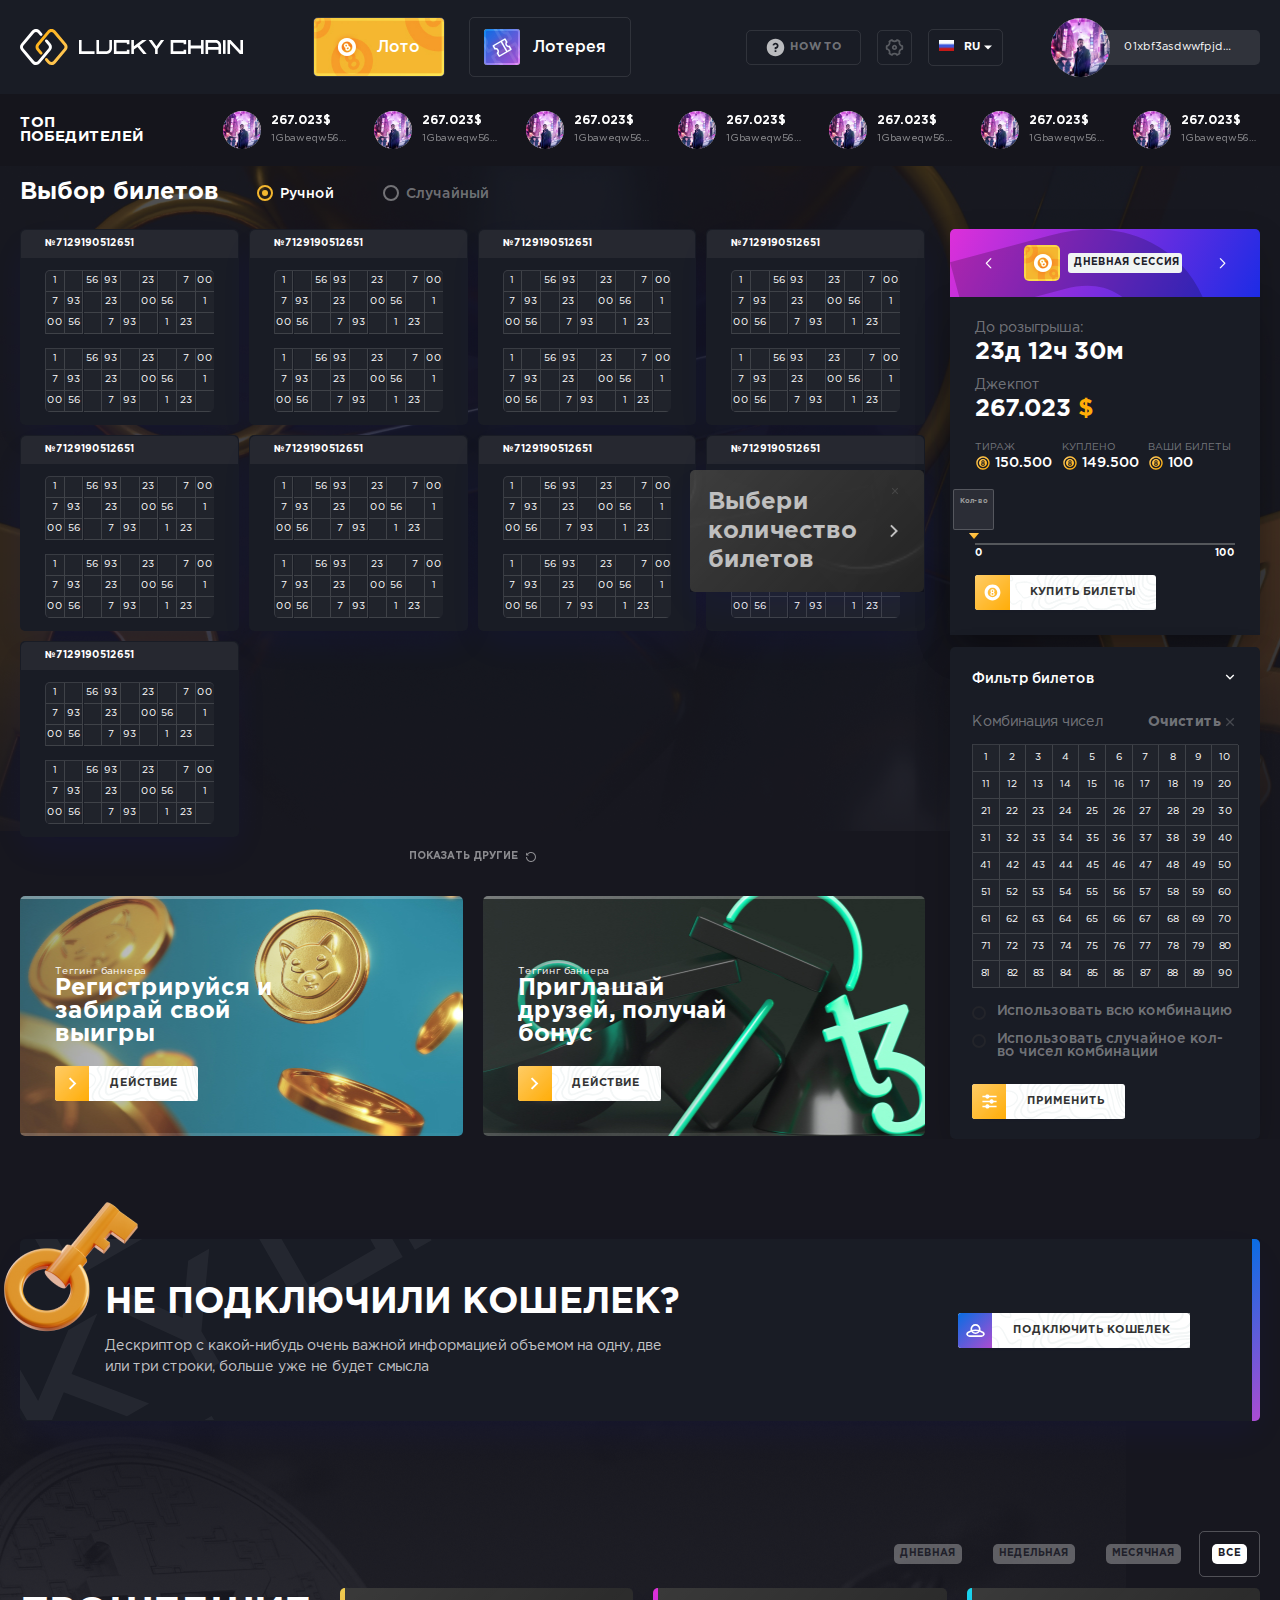
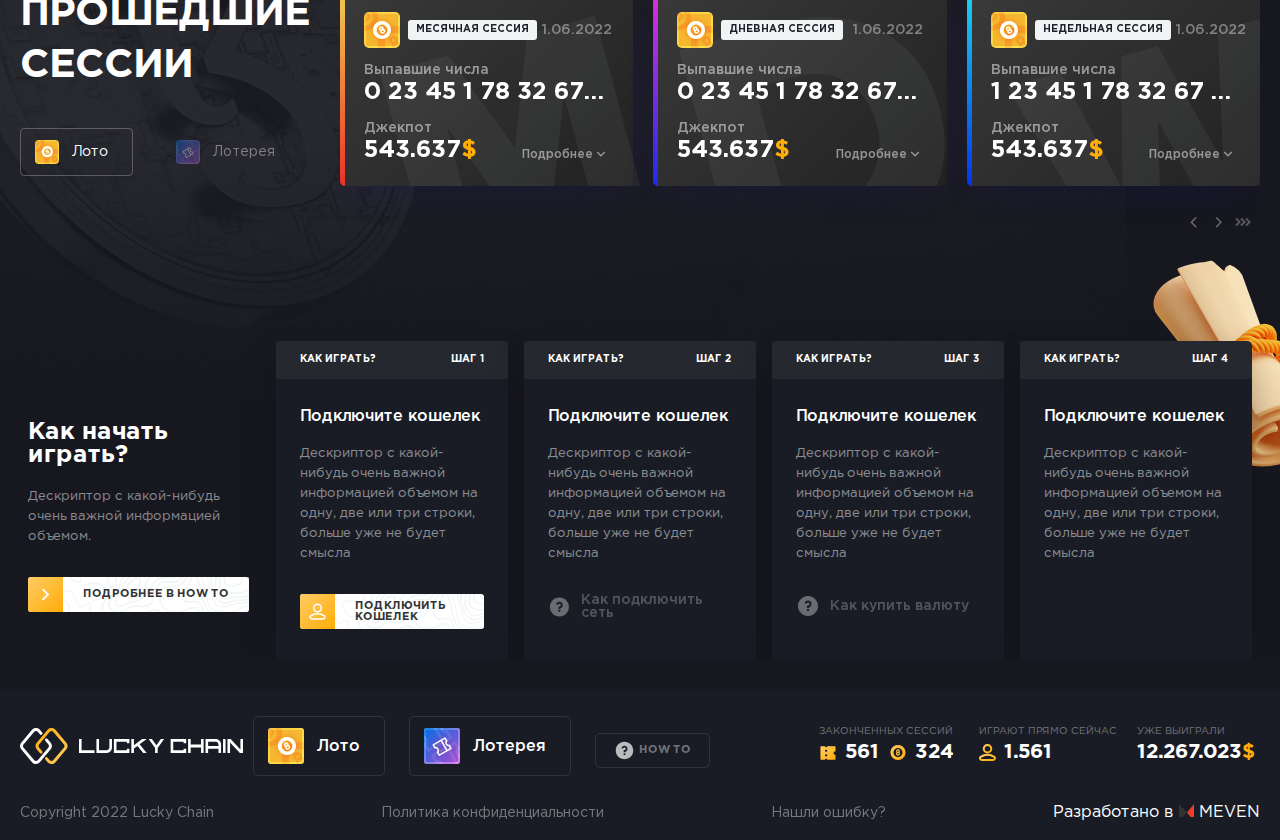
<file: page2.html>
<!DOCTYPE html>
<html lang="ru">
  <head>
    <meta http-equiv="Content-Type" content="text/html;charset=utf-8">
    <meta name="viewport" content="initial-scale=1.0, width=device-width">
    <meta name="format-detection" content="telephone=no">
    <link rel="shortcut icon" type="image/x-icon" href="favicon.ico">
    <link rel="stylesheet" href="vendors/remodal/remodal.css">
    <link rel="stylesheet" href="vendors/remodal/remodal-default-theme.css">
    <link rel="stylesheet" href="vendors/swiper/swiper-css.css">
    <link rel="stylesheet" href="assets/css/app.css">
  </head>
  <body class="dark-theme">
    <header class="header">
      <div class="container">
        <div class="header__mob"><a class="header__logo" href="#"><img class="black" src="assets/images/svg/logo-black.svg" alt=""><img class="white" src="assets/images/svg/logo-white.svg" alt=""></a>
          <div class="header__tgl js-tgl"><svg class="op"><use xlink:href="assets/images/svg/svg.svg#toggle"></use></svg>
<svg class="cl"><use xlink:href="assets/images/svg/svg.svg#close"></use></svg>
          </div>
        </div>
        <div class="header__inner">
          <div class="header__left"><a class="header__logo" href="#"><img class="black" src="assets/images/svg/logo-black.svg" alt=""><img class="white" src="assets/images/svg/logo-white.svg" alt=""></a>
            <div class="header__links"><a class="header__links-item bg1 active" href="#"><span class="header__links-icon"><img src="assets/images/svg/header-icon1.svg" alt=""></span><span class="header__links-tx">Лото</span></a><a class="header__links-item bg2" href="#"><span class="header__links-icon"><img src="assets/images/svg/header-icon2.svg" alt=""></span><span class="header__links-tx">Лотерея</span></a></div>
          </div>
          <div class="header__mob-menu">
            <ul>
              <li><a href="#">Лото</a></li>
              <li><a href="#">Лотерея</a></li>
              <li><a href="#">Кошелек</a></li>
              <li><a href="#">История транзакций</a></li>
              <li><a href="#">Перейти в дашборд</a></li>
              <li><a href="#">How to</a></li>
            </ul>
          </div>
          <div class="header__right"><a class="header__how" href="#"><svg><use xlink:href="assets/images/svg/svg.svg#quest"></use></svg><span>HOW TO</span></a>
            <div class="header__settings"><a class="header__settings-title" href="#" data-remodal-target="modalSet"><svg><use xlink:href="assets/images/svg/svg.svg#setting"></use></svg></a></div>
            <div class="header__lang">
              <div class="header__lang-title js-lang">
                <div class="header__lang-fl"><img src="assets/images/fl1.jpg" alt=""></div>
                <div class="header__lang-tit">ru</div>
                <div class="header__lang-ar"><svg><use xlink:href="assets/images/svg/svg.svg#arrow"></use></svg></div>
              </div>
              <div class="header__lang-drop"><a class="header__lang-drop-item" href="#"><span class="header__lang-drop-fl"><img src="assets/images/fl2.jpg" alt=""></span><span class="header__lang-drop-tit">IE</span></a><a class="header__lang-drop-item" href="#"><span class="header__lang-drop-fl"><img src="assets/images/fl3.jpg" alt=""></span><span class="header__lang-drop-tit">EN</span></a></div>
            </div><!--a(href="#" data-remodal-target="modalKl").button.button-primary<span class="icon"><svg><use xlink:href="assets/images/svg/svg.svg#user"></use></svg></span><span class="tx"><span>ПРивязать кошелек --></span></span>
            <div class="header__user">
              <div class="header__user-ava" data-remodal-target="modalMenu"><img src="assets/images/ava-big.jpg" alt=""></div>
              <div class="header__user-bl">
                <div class="header__user-bl-name">Denny</div>
                <div class="header__user-bl-in">
                  <div class="header__user-bl-inner" id="bl2">01xbf3asdwwfpjd8f0xbf3asdwwfpjd8f</div>
                  <div class="header__user-bl-bt" onclick="copytext('#bl2')"><img src="assets/images/svg/copy2.svg" alt=""></div>
                </div>
              </div>
            </div>
          </div>
        </div>
      </div>
    </header>
    <div class="wrapper">
      <div class="winners">
        <div class="container">
          <div class="winners__inner">
            <div class="winners__title">Топ победителей</div>
            <div class="winners__list swiper js-winners">
              <div class="swiper-wrapper">
                <div class="swiper-slide">
                  <div class="winners__list-item">
                    <div class="winners__list-img"><img src="assets/images/ava.jpg" alt=""></div>
                    <div class="winners__list-tx">
                      <div class="winners__list-price">267.023$</div>
                      <div class="winners__list-nb"><span class="tx" id="b1">1Gbaweqw561DF11Gbaweqw561DF11Gbaweqw561DF11Gbaweqw561DF1</span><span class="bt" onclick="copytext('#b1')"></span></div>
                    </div>
                  </div>
                </div>
                <div class="swiper-slide">
                  <div class="winners__list-item">
                    <div class="winners__list-img"><img src="assets/images/ava.jpg" alt=""></div>
                    <div class="winners__list-tx">
                      <div class="winners__list-price">267.023$</div>
                      <div class="winners__list-nb"><span class="tx" id="b2">1Gbaweqw561DF11Gbaweqw561DF11Gbaweqw561DF11Gbaweqw561DF1</span><span class="bt" onclick="copytext('#b2')"></span></div>
                    </div>
                  </div>
                </div>
                <div class="swiper-slide">
                  <div class="winners__list-item">
                    <div class="winners__list-img"><img src="assets/images/ava.jpg" alt=""></div>
                    <div class="winners__list-tx">
                      <div class="winners__list-price">267.023$</div>
                      <div class="winners__list-nb"><span class="tx" id="b3">1Gbaweqw561DF11Gbaweqw561DF11Gbaweqw561DF11Gbaweqw561DF1</span><span class="bt" onclick="copytext('#b3')"></span></div>
                    </div>
                  </div>
                </div>
                <div class="swiper-slide">
                  <div class="winners__list-item">
                    <div class="winners__list-img"><img src="assets/images/ava.jpg" alt=""></div>
                    <div class="winners__list-tx">
                      <div class="winners__list-price">267.023$</div>
                      <div class="winners__list-nb"><span class="tx" id="b4">1Gbaweqw561DF11Gbaweqw561DF11Gbaweqw561DF11Gbaweqw561DF1</span><span class="bt" onclick="copytext('#b4')"></span></div>
                    </div>
                  </div>
                </div>
                <div class="swiper-slide">
                  <div class="winners__list-item">
                    <div class="winners__list-img"><img src="assets/images/ava.jpg" alt=""></div>
                    <div class="winners__list-tx">
                      <div class="winners__list-price">267.023$</div>
                      <div class="winners__list-nb"><span class="tx" id="b5">1Gbaweqw561DF11Gbaweqw561DF11Gbaweqw561DF11Gbaweqw561DF1</span><span class="bt" onclick="copytext('#b5')"></span></div>
                    </div>
                  </div>
                </div>
                <div class="swiper-slide">
                  <div class="winners__list-item">
                    <div class="winners__list-img"><img src="assets/images/ava.jpg" alt=""></div>
                    <div class="winners__list-tx">
                      <div class="winners__list-price">267.023$</div>
                      <div class="winners__list-nb"><span class="tx" id="b6">1Gbaweqw561DF11Gbaweqw561DF11Gbaweqw561DF11Gbaweqw561DF1</span><span class="bt" onclick="copytext('#b6')"></span></div>
                    </div>
                  </div>
                </div>
                <div class="swiper-slide">
                  <div class="winners__list-item">
                    <div class="winners__list-img"><img src="assets/images/ava.jpg" alt=""></div>
                    <div class="winners__list-tx">
                      <div class="winners__list-price">267.023$</div>
                      <div class="winners__list-nb"><span class="tx" id="b7">1Gbaweqw561DF11Gbaweqw561DF11Gbaweqw561DF11Gbaweqw561DF1</span><span class="bt" onclick="copytext('#b7')"></span></div>
                    </div>
                  </div>
                </div>
                <div class="swiper-slide">
                  <div class="winners__list-item">
                    <div class="winners__list-img"><img src="assets/images/ava.jpg" alt=""></div>
                    <div class="winners__list-tx">
                      <div class="winners__list-price">267.023$</div>
                      <div class="winners__list-nb"><span class="tx" id="b8">1Gbaweqw561DF11Gbaweqw561DF11Gbaweqw561DF11Gbaweqw561DF1</span><span class="bt" onclick="copytext('#b8')"></span></div>
                    </div>
                  </div>
                </div>
              </div>
            </div>
          </div>
        </div>
      </div>
      <div class="bg3-main">
        <div class="wl tabs_wrapper">
          <div class="container">
            <div class="wl__top">
              <h1>Выбор билетов</h1>
              <ul class="tabs">
                <li class="tab-link current" id="tab-1">
                  <div class="wl__tb">Ручной</div>
                </li>
                <li class="tab-link" id="tab-2">
                  <div class="wl__tb">Случайный</div>
                </li>
              </ul>
            </div>
            <div class="wl__inner">
              <div class="wl__left">
                <div class="wl__l tabs_container">
                  <div class="tab-content current" data-tab="tab-1">
                    <div class="wl__vm">
                      <div class="wl__vm-item">
                        <div class="wl__vm-in">
                          <div class="wl__vm-top"> №7129190512651</div>
                          <div class="wl__vm-tx">
                            <div class="wl__vm-tbl">
                              <div class="wl__vm-tbl-item">1</div>
                              <div class="wl__vm-tbl-item"></div>
                              <div class="wl__vm-tbl-item">56</div>
                              <div class="wl__vm-tbl-item">93</div>
                              <div class="wl__vm-tbl-item"></div>
                              <div class="wl__vm-tbl-item">23</div>
                              <div class="wl__vm-tbl-item"></div>
                              <div class="wl__vm-tbl-item">7</div>
                              <div class="wl__vm-tbl-item">00</div>
                              <div class="wl__vm-tbl-item">7</div>
                              <div class="wl__vm-tbl-item">93</div>
                              <div class="wl__vm-tbl-item"></div>
                              <div class="wl__vm-tbl-item">23</div>
                              <div class="wl__vm-tbl-item"></div>
                              <div class="wl__vm-tbl-item">00</div>
                              <div class="wl__vm-tbl-item">56</div>
                              <div class="wl__vm-tbl-item"></div>
                              <div class="wl__vm-tbl-item">1</div>
                              <div class="wl__vm-tbl-item">00</div>
                              <div class="wl__vm-tbl-item">56</div>
                              <div class="wl__vm-tbl-item"></div>
                              <div class="wl__vm-tbl-item">7</div>
                              <div class="wl__vm-tbl-item">93</div>
                              <div class="wl__vm-tbl-item"></div>
                              <div class="wl__vm-tbl-item">1</div>
                              <div class="wl__vm-tbl-item">23</div>
                              <div class="wl__vm-tbl-item"></div>
                            </div>
                            <div class="wl__vm-tbl">
                              <div class="wl__vm-tbl-item">1</div>
                              <div class="wl__vm-tbl-item"></div>
                              <div class="wl__vm-tbl-item">56</div>
                              <div class="wl__vm-tbl-item">93</div>
                              <div class="wl__vm-tbl-item"></div>
                              <div class="wl__vm-tbl-item">23</div>
                              <div class="wl__vm-tbl-item"></div>
                              <div class="wl__vm-tbl-item">7</div>
                              <div class="wl__vm-tbl-item">00</div>
                              <div class="wl__vm-tbl-item">7</div>
                              <div class="wl__vm-tbl-item">93</div>
                              <div class="wl__vm-tbl-item"></div>
                              <div class="wl__vm-tbl-item">23</div>
                              <div class="wl__vm-tbl-item"></div>
                              <div class="wl__vm-tbl-item">00</div>
                              <div class="wl__vm-tbl-item">56</div>
                              <div class="wl__vm-tbl-item"></div>
                              <div class="wl__vm-tbl-item">1</div>
                              <div class="wl__vm-tbl-item">00</div>
                              <div class="wl__vm-tbl-item">56</div>
                              <div class="wl__vm-tbl-item"></div>
                              <div class="wl__vm-tbl-item">7</div>
                              <div class="wl__vm-tbl-item">93</div>
                              <div class="wl__vm-tbl-item"></div>
                              <div class="wl__vm-tbl-item">1</div>
                              <div class="wl__vm-tbl-item">23</div>
                              <div class="wl__vm-tbl-item"></div>
                            </div>
                          </div>
                        </div>
                      </div>
                      <div class="wl__vm-item">
                        <div class="wl__vm-in">
                          <div class="wl__vm-top"> №7129190512651</div>
                          <div class="wl__vm-tx">
                            <div class="wl__vm-tbl">
                              <div class="wl__vm-tbl-item">1</div>
                              <div class="wl__vm-tbl-item"></div>
                              <div class="wl__vm-tbl-item">56</div>
                              <div class="wl__vm-tbl-item">93</div>
                              <div class="wl__vm-tbl-item"></div>
                              <div class="wl__vm-tbl-item">23</div>
                              <div class="wl__vm-tbl-item"></div>
                              <div class="wl__vm-tbl-item">7</div>
                              <div class="wl__vm-tbl-item">00</div>
                              <div class="wl__vm-tbl-item">7</div>
                              <div class="wl__vm-tbl-item">93</div>
                              <div class="wl__vm-tbl-item"></div>
                              <div class="wl__vm-tbl-item">23</div>
                              <div class="wl__vm-tbl-item"></div>
                              <div class="wl__vm-tbl-item">00</div>
                              <div class="wl__vm-tbl-item">56</div>
                              <div class="wl__vm-tbl-item"></div>
                              <div class="wl__vm-tbl-item">1</div>
                              <div class="wl__vm-tbl-item">00</div>
                              <div class="wl__vm-tbl-item">56</div>
                              <div class="wl__vm-tbl-item"></div>
                              <div class="wl__vm-tbl-item">7</div>
                              <div class="wl__vm-tbl-item">93</div>
                              <div class="wl__vm-tbl-item"></div>
                              <div class="wl__vm-tbl-item">1</div>
                              <div class="wl__vm-tbl-item">23</div>
                              <div class="wl__vm-tbl-item"></div>
                            </div>
                            <div class="wl__vm-tbl">
                              <div class="wl__vm-tbl-item">1</div>
                              <div class="wl__vm-tbl-item"></div>
                              <div class="wl__vm-tbl-item">56</div>
                              <div class="wl__vm-tbl-item">93</div>
                              <div class="wl__vm-tbl-item"></div>
                              <div class="wl__vm-tbl-item">23</div>
                              <div class="wl__vm-tbl-item"></div>
                              <div class="wl__vm-tbl-item">7</div>
                              <div class="wl__vm-tbl-item">00</div>
                              <div class="wl__vm-tbl-item">7</div>
                              <div class="wl__vm-tbl-item">93</div>
                              <div class="wl__vm-tbl-item"></div>
                              <div class="wl__vm-tbl-item">23</div>
                              <div class="wl__vm-tbl-item"></div>
                              <div class="wl__vm-tbl-item">00</div>
                              <div class="wl__vm-tbl-item">56</div>
                              <div class="wl__vm-tbl-item"></div>
                              <div class="wl__vm-tbl-item">1</div>
                              <div class="wl__vm-tbl-item">00</div>
                              <div class="wl__vm-tbl-item">56</div>
                              <div class="wl__vm-tbl-item"></div>
                              <div class="wl__vm-tbl-item">7</div>
                              <div class="wl__vm-tbl-item">93</div>
                              <div class="wl__vm-tbl-item"></div>
                              <div class="wl__vm-tbl-item">1</div>
                              <div class="wl__vm-tbl-item">23</div>
                              <div class="wl__vm-tbl-item"></div>
                            </div>
                          </div>
                        </div>
                      </div>
                      <div class="wl__vm-item">
                        <div class="wl__vm-in">
                          <div class="wl__vm-top"> №7129190512651</div>
                          <div class="wl__vm-tx">
                            <div class="wl__vm-tbl">
                              <div class="wl__vm-tbl-item">1</div>
                              <div class="wl__vm-tbl-item"></div>
                              <div class="wl__vm-tbl-item">56</div>
                              <div class="wl__vm-tbl-item">93</div>
                              <div class="wl__vm-tbl-item"></div>
                              <div class="wl__vm-tbl-item">23</div>
                              <div class="wl__vm-tbl-item"></div>
                              <div class="wl__vm-tbl-item">7</div>
                              <div class="wl__vm-tbl-item">00</div>
                              <div class="wl__vm-tbl-item">7</div>
                              <div class="wl__vm-tbl-item">93</div>
                              <div class="wl__vm-tbl-item"></div>
                              <div class="wl__vm-tbl-item">23</div>
                              <div class="wl__vm-tbl-item"></div>
                              <div class="wl__vm-tbl-item">00</div>
                              <div class="wl__vm-tbl-item">56</div>
                              <div class="wl__vm-tbl-item"></div>
                              <div class="wl__vm-tbl-item">1</div>
                              <div class="wl__vm-tbl-item">00</div>
                              <div class="wl__vm-tbl-item">56</div>
                              <div class="wl__vm-tbl-item"></div>
                              <div class="wl__vm-tbl-item">7</div>
                              <div class="wl__vm-tbl-item">93</div>
                              <div class="wl__vm-tbl-item"></div>
                              <div class="wl__vm-tbl-item">1</div>
                              <div class="wl__vm-tbl-item">23</div>
                              <div class="wl__vm-tbl-item"></div>
                            </div>
                            <div class="wl__vm-tbl">
                              <div class="wl__vm-tbl-item">1</div>
                              <div class="wl__vm-tbl-item"></div>
                              <div class="wl__vm-tbl-item">56</div>
                              <div class="wl__vm-tbl-item">93</div>
                              <div class="wl__vm-tbl-item"></div>
                              <div class="wl__vm-tbl-item">23</div>
                              <div class="wl__vm-tbl-item"></div>
                              <div class="wl__vm-tbl-item">7</div>
                              <div class="wl__vm-tbl-item">00</div>
                              <div class="wl__vm-tbl-item">7</div>
                              <div class="wl__vm-tbl-item">93</div>
                              <div class="wl__vm-tbl-item"></div>
                              <div class="wl__vm-tbl-item">23</div>
                              <div class="wl__vm-tbl-item"></div>
                              <div class="wl__vm-tbl-item">00</div>
                              <div class="wl__vm-tbl-item">56</div>
                              <div class="wl__vm-tbl-item"></div>
                              <div class="wl__vm-tbl-item">1</div>
                              <div class="wl__vm-tbl-item">00</div>
                              <div class="wl__vm-tbl-item">56</div>
                              <div class="wl__vm-tbl-item"></div>
                              <div class="wl__vm-tbl-item">7</div>
                              <div class="wl__vm-tbl-item">93</div>
                              <div class="wl__vm-tbl-item"></div>
                              <div class="wl__vm-tbl-item">1</div>
                              <div class="wl__vm-tbl-item">23</div>
                              <div class="wl__vm-tbl-item"></div>
                            </div>
                          </div>
                        </div>
                      </div>
                      <div class="wl__vm-item">
                        <div class="wl__vm-in">
                          <div class="wl__vm-top"> №7129190512651</div>
                          <div class="wl__vm-tx">
                            <div class="wl__vm-tbl">
                              <div class="wl__vm-tbl-item">1</div>
                              <div class="wl__vm-tbl-item"></div>
                              <div class="wl__vm-tbl-item">56</div>
                              <div class="wl__vm-tbl-item">93</div>
                              <div class="wl__vm-tbl-item"></div>
                              <div class="wl__vm-tbl-item">23</div>
                              <div class="wl__vm-tbl-item"></div>
                              <div class="wl__vm-tbl-item">7</div>
                              <div class="wl__vm-tbl-item">00</div>
                              <div class="wl__vm-tbl-item">7</div>
                              <div class="wl__vm-tbl-item">93</div>
                              <div class="wl__vm-tbl-item"></div>
                              <div class="wl__vm-tbl-item">23</div>
                              <div class="wl__vm-tbl-item"></div>
                              <div class="wl__vm-tbl-item">00</div>
                              <div class="wl__vm-tbl-item">56</div>
                              <div class="wl__vm-tbl-item"></div>
                              <div class="wl__vm-tbl-item">1</div>
                              <div class="wl__vm-tbl-item">00</div>
                              <div class="wl__vm-tbl-item">56</div>
                              <div class="wl__vm-tbl-item"></div>
                              <div class="wl__vm-tbl-item">7</div>
                              <div class="wl__vm-tbl-item">93</div>
                              <div class="wl__vm-tbl-item"></div>
                              <div class="wl__vm-tbl-item">1</div>
                              <div class="wl__vm-tbl-item">23</div>
                              <div class="wl__vm-tbl-item"></div>
                            </div>
                            <div class="wl__vm-tbl">
                              <div class="wl__vm-tbl-item">1</div>
                              <div class="wl__vm-tbl-item"></div>
                              <div class="wl__vm-tbl-item">56</div>
                              <div class="wl__vm-tbl-item">93</div>
                              <div class="wl__vm-tbl-item"></div>
                              <div class="wl__vm-tbl-item">23</div>
                              <div class="wl__vm-tbl-item"></div>
                              <div class="wl__vm-tbl-item">7</div>
                              <div class="wl__vm-tbl-item">00</div>
                              <div class="wl__vm-tbl-item">7</div>
                              <div class="wl__vm-tbl-item">93</div>
                              <div class="wl__vm-tbl-item"></div>
                              <div class="wl__vm-tbl-item">23</div>
                              <div class="wl__vm-tbl-item"></div>
                              <div class="wl__vm-tbl-item">00</div>
                              <div class="wl__vm-tbl-item">56</div>
                              <div class="wl__vm-tbl-item"></div>
                              <div class="wl__vm-tbl-item">1</div>
                              <div class="wl__vm-tbl-item">00</div>
                              <div class="wl__vm-tbl-item">56</div>
                              <div class="wl__vm-tbl-item"></div>
                              <div class="wl__vm-tbl-item">7</div>
                              <div class="wl__vm-tbl-item">93</div>
                              <div class="wl__vm-tbl-item"></div>
                              <div class="wl__vm-tbl-item">1</div>
                              <div class="wl__vm-tbl-item">23</div>
                              <div class="wl__vm-tbl-item"></div>
                            </div>
                          </div>
                        </div>
                      </div>
                      <div class="wl__vm-item">
                        <div class="wl__vm-in">
                          <div class="wl__vm-top"> №7129190512651</div>
                          <div class="wl__vm-tx">
                            <div class="wl__vm-tbl">
                              <div class="wl__vm-tbl-item">1</div>
                              <div class="wl__vm-tbl-item"></div>
                              <div class="wl__vm-tbl-item">56</div>
                              <div class="wl__vm-tbl-item">93</div>
                              <div class="wl__vm-tbl-item"></div>
                              <div class="wl__vm-tbl-item">23</div>
                              <div class="wl__vm-tbl-item"></div>
                              <div class="wl__vm-tbl-item">7</div>
                              <div class="wl__vm-tbl-item">00</div>
                              <div class="wl__vm-tbl-item">7</div>
                              <div class="wl__vm-tbl-item">93</div>
                              <div class="wl__vm-tbl-item"></div>
                              <div class="wl__vm-tbl-item">23</div>
                              <div class="wl__vm-tbl-item"></div>
                              <div class="wl__vm-tbl-item">00</div>
                              <div class="wl__vm-tbl-item">56</div>
                              <div class="wl__vm-tbl-item"></div>
                              <div class="wl__vm-tbl-item">1</div>
                              <div class="wl__vm-tbl-item">00</div>
                              <div class="wl__vm-tbl-item">56</div>
                              <div class="wl__vm-tbl-item"></div>
                              <div class="wl__vm-tbl-item">7</div>
                              <div class="wl__vm-tbl-item">93</div>
                              <div class="wl__vm-tbl-item"></div>
                              <div class="wl__vm-tbl-item">1</div>
                              <div class="wl__vm-tbl-item">23</div>
                              <div class="wl__vm-tbl-item"></div>
                            </div>
                            <div class="wl__vm-tbl">
                              <div class="wl__vm-tbl-item">1</div>
                              <div class="wl__vm-tbl-item"></div>
                              <div class="wl__vm-tbl-item">56</div>
                              <div class="wl__vm-tbl-item">93</div>
                              <div class="wl__vm-tbl-item"></div>
                              <div class="wl__vm-tbl-item">23</div>
                              <div class="wl__vm-tbl-item"></div>
                              <div class="wl__vm-tbl-item">7</div>
                              <div class="wl__vm-tbl-item">00</div>
                              <div class="wl__vm-tbl-item">7</div>
                              <div class="wl__vm-tbl-item">93</div>
                              <div class="wl__vm-tbl-item"></div>
                              <div class="wl__vm-tbl-item">23</div>
                              <div class="wl__vm-tbl-item"></div>
                              <div class="wl__vm-tbl-item">00</div>
                              <div class="wl__vm-tbl-item">56</div>
                              <div class="wl__vm-tbl-item"></div>
                              <div class="wl__vm-tbl-item">1</div>
                              <div class="wl__vm-tbl-item">00</div>
                              <div class="wl__vm-tbl-item">56</div>
                              <div class="wl__vm-tbl-item"></div>
                              <div class="wl__vm-tbl-item">7</div>
                              <div class="wl__vm-tbl-item">93</div>
                              <div class="wl__vm-tbl-item"></div>
                              <div class="wl__vm-tbl-item">1</div>
                              <div class="wl__vm-tbl-item">23</div>
                              <div class="wl__vm-tbl-item"></div>
                            </div>
                          </div>
                        </div>
                      </div>
                      <div class="wl__vm-item">
                        <div class="wl__vm-in">
                          <div class="wl__vm-top"> №7129190512651</div>
                          <div class="wl__vm-tx">
                            <div class="wl__vm-tbl">
                              <div class="wl__vm-tbl-item">1</div>
                              <div class="wl__vm-tbl-item"></div>
                              <div class="wl__vm-tbl-item">56</div>
                              <div class="wl__vm-tbl-item">93</div>
                              <div class="wl__vm-tbl-item"></div>
                              <div class="wl__vm-tbl-item">23</div>
                              <div class="wl__vm-tbl-item"></div>
                              <div class="wl__vm-tbl-item">7</div>
                              <div class="wl__vm-tbl-item">00</div>
                              <div class="wl__vm-tbl-item">7</div>
                              <div class="wl__vm-tbl-item">93</div>
                              <div class="wl__vm-tbl-item"></div>
                              <div class="wl__vm-tbl-item">23</div>
                              <div class="wl__vm-tbl-item"></div>
                              <div class="wl__vm-tbl-item">00</div>
                              <div class="wl__vm-tbl-item">56</div>
                              <div class="wl__vm-tbl-item"></div>
                              <div class="wl__vm-tbl-item">1</div>
                              <div class="wl__vm-tbl-item">00</div>
                              <div class="wl__vm-tbl-item">56</div>
                              <div class="wl__vm-tbl-item"></div>
                              <div class="wl__vm-tbl-item">7</div>
                              <div class="wl__vm-tbl-item">93</div>
                              <div class="wl__vm-tbl-item"></div>
                              <div class="wl__vm-tbl-item">1</div>
                              <div class="wl__vm-tbl-item">23</div>
                              <div class="wl__vm-tbl-item"></div>
                            </div>
                            <div class="wl__vm-tbl">
                              <div class="wl__vm-tbl-item">1</div>
                              <div class="wl__vm-tbl-item"></div>
                              <div class="wl__vm-tbl-item">56</div>
                              <div class="wl__vm-tbl-item">93</div>
                              <div class="wl__vm-tbl-item"></div>
                              <div class="wl__vm-tbl-item">23</div>
                              <div class="wl__vm-tbl-item"></div>
                              <div class="wl__vm-tbl-item">7</div>
                              <div class="wl__vm-tbl-item">00</div>
                              <div class="wl__vm-tbl-item">7</div>
                              <div class="wl__vm-tbl-item">93</div>
                              <div class="wl__vm-tbl-item"></div>
                              <div class="wl__vm-tbl-item">23</div>
                              <div class="wl__vm-tbl-item"></div>
                              <div class="wl__vm-tbl-item">00</div>
                              <div class="wl__vm-tbl-item">56</div>
                              <div class="wl__vm-tbl-item"></div>
                              <div class="wl__vm-tbl-item">1</div>
                              <div class="wl__vm-tbl-item">00</div>
                              <div class="wl__vm-tbl-item">56</div>
                              <div class="wl__vm-tbl-item"></div>
                              <div class="wl__vm-tbl-item">7</div>
                              <div class="wl__vm-tbl-item">93</div>
                              <div class="wl__vm-tbl-item"></div>
                              <div class="wl__vm-tbl-item">1</div>
                              <div class="wl__vm-tbl-item">23</div>
                              <div class="wl__vm-tbl-item"></div>
                            </div>
                          </div>
                        </div>
                      </div>
                      <div class="wl__vm-item">
                        <div class="wl__vm-in">
                          <div class="wl__vm-top"> №7129190512651</div>
                          <div class="wl__vm-tx">
                            <div class="wl__vm-tbl">
                              <div class="wl__vm-tbl-item">1</div>
                              <div class="wl__vm-tbl-item"></div>
                              <div class="wl__vm-tbl-item">56</div>
                              <div class="wl__vm-tbl-item">93</div>
                              <div class="wl__vm-tbl-item"></div>
                              <div class="wl__vm-tbl-item">23</div>
                              <div class="wl__vm-tbl-item"></div>
                              <div class="wl__vm-tbl-item">7</div>
                              <div class="wl__vm-tbl-item">00</div>
                              <div class="wl__vm-tbl-item">7</div>
                              <div class="wl__vm-tbl-item">93</div>
                              <div class="wl__vm-tbl-item"></div>
                              <div class="wl__vm-tbl-item">23</div>
                              <div class="wl__vm-tbl-item"></div>
                              <div class="wl__vm-tbl-item">00</div>
                              <div class="wl__vm-tbl-item">56</div>
                              <div class="wl__vm-tbl-item"></div>
                              <div class="wl__vm-tbl-item">1</div>
                              <div class="wl__vm-tbl-item">00</div>
                              <div class="wl__vm-tbl-item">56</div>
                              <div class="wl__vm-tbl-item"></div>
                              <div class="wl__vm-tbl-item">7</div>
                              <div class="wl__vm-tbl-item">93</div>
                              <div class="wl__vm-tbl-item"></div>
                              <div class="wl__vm-tbl-item">1</div>
                              <div class="wl__vm-tbl-item">23</div>
                              <div class="wl__vm-tbl-item"></div>
                            </div>
                            <div class="wl__vm-tbl">
                              <div class="wl__vm-tbl-item">1</div>
                              <div class="wl__vm-tbl-item"></div>
                              <div class="wl__vm-tbl-item">56</div>
                              <div class="wl__vm-tbl-item">93</div>
                              <div class="wl__vm-tbl-item"></div>
                              <div class="wl__vm-tbl-item">23</div>
                              <div class="wl__vm-tbl-item"></div>
                              <div class="wl__vm-tbl-item">7</div>
                              <div class="wl__vm-tbl-item">00</div>
                              <div class="wl__vm-tbl-item">7</div>
                              <div class="wl__vm-tbl-item">93</div>
                              <div class="wl__vm-tbl-item"></div>
                              <div class="wl__vm-tbl-item">23</div>
                              <div class="wl__vm-tbl-item"></div>
                              <div class="wl__vm-tbl-item">00</div>
                              <div class="wl__vm-tbl-item">56</div>
                              <div class="wl__vm-tbl-item"></div>
                              <div class="wl__vm-tbl-item">1</div>
                              <div class="wl__vm-tbl-item">00</div>
                              <div class="wl__vm-tbl-item">56</div>
                              <div class="wl__vm-tbl-item"></div>
                              <div class="wl__vm-tbl-item">7</div>
                              <div class="wl__vm-tbl-item">93</div>
                              <div class="wl__vm-tbl-item"></div>
                              <div class="wl__vm-tbl-item">1</div>
                              <div class="wl__vm-tbl-item">23</div>
                              <div class="wl__vm-tbl-item"></div>
                            </div>
                          </div>
                        </div>
                      </div>
                      <div class="wl__vm-item">
                        <div class="wl__vm-in">
                          <div class="wl__vm-top"> №7129190512651</div>
                          <div class="wl__vm-tx">
                            <div class="wl__vm-tbl">
                              <div class="wl__vm-tbl-item">1</div>
                              <div class="wl__vm-tbl-item"></div>
                              <div class="wl__vm-tbl-item">56</div>
                              <div class="wl__vm-tbl-item">93</div>
                              <div class="wl__vm-tbl-item"></div>
                              <div class="wl__vm-tbl-item">23</div>
                              <div class="wl__vm-tbl-item"></div>
                              <div class="wl__vm-tbl-item">7</div>
                              <div class="wl__vm-tbl-item">00</div>
                              <div class="wl__vm-tbl-item">7</div>
                              <div class="wl__vm-tbl-item">93</div>
                              <div class="wl__vm-tbl-item"></div>
                              <div class="wl__vm-tbl-item">23</div>
                              <div class="wl__vm-tbl-item"></div>
                              <div class="wl__vm-tbl-item">00</div>
                              <div class="wl__vm-tbl-item">56</div>
                              <div class="wl__vm-tbl-item"></div>
                              <div class="wl__vm-tbl-item">1</div>
                              <div class="wl__vm-tbl-item">00</div>
                              <div class="wl__vm-tbl-item">56</div>
                              <div class="wl__vm-tbl-item"></div>
                              <div class="wl__vm-tbl-item">7</div>
                              <div class="wl__vm-tbl-item">93</div>
                              <div class="wl__vm-tbl-item"></div>
                              <div class="wl__vm-tbl-item">1</div>
                              <div class="wl__vm-tbl-item">23</div>
                              <div class="wl__vm-tbl-item"></div>
                            </div>
                            <div class="wl__vm-tbl">
                              <div class="wl__vm-tbl-item">1</div>
                              <div class="wl__vm-tbl-item"></div>
                              <div class="wl__vm-tbl-item">56</div>
                              <div class="wl__vm-tbl-item">93</div>
                              <div class="wl__vm-tbl-item"></div>
                              <div class="wl__vm-tbl-item">23</div>
                              <div class="wl__vm-tbl-item"></div>
                              <div class="wl__vm-tbl-item">7</div>
                              <div class="wl__vm-tbl-item">00</div>
                              <div class="wl__vm-tbl-item">7</div>
                              <div class="wl__vm-tbl-item">93</div>
                              <div class="wl__vm-tbl-item"></div>
                              <div class="wl__vm-tbl-item">23</div>
                              <div class="wl__vm-tbl-item"></div>
                              <div class="wl__vm-tbl-item">00</div>
                              <div class="wl__vm-tbl-item">56</div>
                              <div class="wl__vm-tbl-item"></div>
                              <div class="wl__vm-tbl-item">1</div>
                              <div class="wl__vm-tbl-item">00</div>
                              <div class="wl__vm-tbl-item">56</div>
                              <div class="wl__vm-tbl-item"></div>
                              <div class="wl__vm-tbl-item">7</div>
                              <div class="wl__vm-tbl-item">93</div>
                              <div class="wl__vm-tbl-item"></div>
                              <div class="wl__vm-tbl-item">1</div>
                              <div class="wl__vm-tbl-item">23</div>
                              <div class="wl__vm-tbl-item"></div>
                            </div>
                          </div>
                        </div>
                      </div>
                      <div class="wl__vm-item">
                        <div class="wl__vm-in">
                          <div class="wl__vm-top"> №7129190512651</div>
                          <div class="wl__vm-tx">
                            <div class="wl__vm-tbl">
                              <div class="wl__vm-tbl-item">1</div>
                              <div class="wl__vm-tbl-item"></div>
                              <div class="wl__vm-tbl-item">56</div>
                              <div class="wl__vm-tbl-item">93</div>
                              <div class="wl__vm-tbl-item"></div>
                              <div class="wl__vm-tbl-item">23</div>
                              <div class="wl__vm-tbl-item"></div>
                              <div class="wl__vm-tbl-item">7</div>
                              <div class="wl__vm-tbl-item">00</div>
                              <div class="wl__vm-tbl-item">7</div>
                              <div class="wl__vm-tbl-item">93</div>
                              <div class="wl__vm-tbl-item"></div>
                              <div class="wl__vm-tbl-item">23</div>
                              <div class="wl__vm-tbl-item"></div>
                              <div class="wl__vm-tbl-item">00</div>
                              <div class="wl__vm-tbl-item">56</div>
                              <div class="wl__vm-tbl-item"></div>
                              <div class="wl__vm-tbl-item">1</div>
                              <div class="wl__vm-tbl-item">00</div>
                              <div class="wl__vm-tbl-item">56</div>
                              <div class="wl__vm-tbl-item"></div>
                              <div class="wl__vm-tbl-item">7</div>
                              <div class="wl__vm-tbl-item">93</div>
                              <div class="wl__vm-tbl-item"></div>
                              <div class="wl__vm-tbl-item">1</div>
                              <div class="wl__vm-tbl-item">23</div>
                              <div class="wl__vm-tbl-item"></div>
                            </div>
                            <div class="wl__vm-tbl">
                              <div class="wl__vm-tbl-item">1</div>
                              <div class="wl__vm-tbl-item"></div>
                              <div class="wl__vm-tbl-item">56</div>
                              <div class="wl__vm-tbl-item">93</div>
                              <div class="wl__vm-tbl-item"></div>
                              <div class="wl__vm-tbl-item">23</div>
                              <div class="wl__vm-tbl-item"></div>
                              <div class="wl__vm-tbl-item">7</div>
                              <div class="wl__vm-tbl-item">00</div>
                              <div class="wl__vm-tbl-item">7</div>
                              <div class="wl__vm-tbl-item">93</div>
                              <div class="wl__vm-tbl-item"></div>
                              <div class="wl__vm-tbl-item">23</div>
                              <div class="wl__vm-tbl-item"></div>
                              <div class="wl__vm-tbl-item">00</div>
                              <div class="wl__vm-tbl-item">56</div>
                              <div class="wl__vm-tbl-item"></div>
                              <div class="wl__vm-tbl-item">1</div>
                              <div class="wl__vm-tbl-item">00</div>
                              <div class="wl__vm-tbl-item">56</div>
                              <div class="wl__vm-tbl-item"></div>
                              <div class="wl__vm-tbl-item">7</div>
                              <div class="wl__vm-tbl-item">93</div>
                              <div class="wl__vm-tbl-item"></div>
                              <div class="wl__vm-tbl-item">1</div>
                              <div class="wl__vm-tbl-item">23</div>
                              <div class="wl__vm-tbl-item"></div>
                            </div>
                          </div>
                        </div>
                      </div>
                    </div>
                    <div class="wl__load"><a href="#">Показать другие <svg><use xlink:href="assets/images/svg/svg.svg#load"></use></svg></a></div>
                  </div>
                  <div class="tab-content" data-tab="tab-2">
                    <div class="wl__vm">
                      <div class="wl__vm-item">
                        <div class="wl__vm-in">
                          <div class="wl__vm-top"> №7129190512651</div>
                          <div class="wl__vm-tx">
                            <div class="wl__vm-tbl">
                              <div class="wl__vm-tbl-item">1</div>
                              <div class="wl__vm-tbl-item"></div>
                              <div class="wl__vm-tbl-item">56</div>
                              <div class="wl__vm-tbl-item">93</div>
                              <div class="wl__vm-tbl-item"></div>
                              <div class="wl__vm-tbl-item">23</div>
                              <div class="wl__vm-tbl-item"></div>
                              <div class="wl__vm-tbl-item">7</div>
                              <div class="wl__vm-tbl-item">00</div>
                              <div class="wl__vm-tbl-item">7</div>
                              <div class="wl__vm-tbl-item">93</div>
                              <div class="wl__vm-tbl-item"></div>
                              <div class="wl__vm-tbl-item">23</div>
                              <div class="wl__vm-tbl-item"></div>
                              <div class="wl__vm-tbl-item">00</div>
                              <div class="wl__vm-tbl-item">56</div>
                              <div class="wl__vm-tbl-item"></div>
                              <div class="wl__vm-tbl-item">1</div>
                              <div class="wl__vm-tbl-item">00</div>
                              <div class="wl__vm-tbl-item">56</div>
                              <div class="wl__vm-tbl-item"></div>
                              <div class="wl__vm-tbl-item">7</div>
                              <div class="wl__vm-tbl-item">93</div>
                              <div class="wl__vm-tbl-item"></div>
                              <div class="wl__vm-tbl-item">1</div>
                              <div class="wl__vm-tbl-item">23</div>
                              <div class="wl__vm-tbl-item"></div>
                            </div>
                            <div class="wl__vm-tbl">
                              <div class="wl__vm-tbl-item">1</div>
                              <div class="wl__vm-tbl-item"></div>
                              <div class="wl__vm-tbl-item">56</div>
                              <div class="wl__vm-tbl-item">93</div>
                              <div class="wl__vm-tbl-item"></div>
                              <div class="wl__vm-tbl-item">23</div>
                              <div class="wl__vm-tbl-item"></div>
                              <div class="wl__vm-tbl-item">7</div>
                              <div class="wl__vm-tbl-item">00</div>
                              <div class="wl__vm-tbl-item">7</div>
                              <div class="wl__vm-tbl-item">93</div>
                              <div class="wl__vm-tbl-item"></div>
                              <div class="wl__vm-tbl-item">23</div>
                              <div class="wl__vm-tbl-item"></div>
                              <div class="wl__vm-tbl-item">00</div>
                              <div class="wl__vm-tbl-item">56</div>
                              <div class="wl__vm-tbl-item"></div>
                              <div class="wl__vm-tbl-item">1</div>
                              <div class="wl__vm-tbl-item">00</div>
                              <div class="wl__vm-tbl-item">56</div>
                              <div class="wl__vm-tbl-item"></div>
                              <div class="wl__vm-tbl-item">7</div>
                              <div class="wl__vm-tbl-item">93</div>
                              <div class="wl__vm-tbl-item"></div>
                              <div class="wl__vm-tbl-item">1</div>
                              <div class="wl__vm-tbl-item">23</div>
                              <div class="wl__vm-tbl-item"></div>
                            </div>
                          </div>
                        </div>
                      </div>
                    </div>
                  </div>
                </div>
                <div class="wl__left-btn js-mob-btn"><span class="op">Показать билеты</span><span class="cl">Скрыть билеты</span> <svg><use xlink:href="assets/images/svg/svg.svg#arrow2"></use></svg></div>
                <div class="wl__ban js-wl-ban">
                  <div class="swiper-wrapper">
                    <div class="swiper-slide">
                      <div class="wl__ban-item">
                        <div class="wl__ban-in" style="background-image: url('assets/images/ban1.jpg')">
                          <div class="wl__ban-tx">
                            <div class="wl__ban-tt">Теггинг баннера</div>
                            <div class="wl__ban-tit">Регистрируйся и забирай свой выигры</div><a class="button button-primary" href="#"><span class="icon"><img src="assets/images/svg/arrow3.svg" alt=""></span><span class="tx"><span>Действие</span></span></a>
                          </div>
                        </div>
                      </div>
                    </div>
                    <div class="swiper-slide">
                      <div class="wl__ban-item">
                        <div class="wl__ban-in" style="background-image: url('assets/images/ban2.jpg')">
                          <div class="wl__ban-tx">
                            <div class="wl__ban-tt">Теггинг баннера</div>
                            <div class="wl__ban-tit">Приглашай друзей, получай  бонус</div><a class="button button-primary" href="#"><span class="icon"><img src="assets/images/svg/arrow3.svg" alt=""></span><span class="tx"><span>Действие</span></span></a>
                          </div>
                        </div>
                      </div>
                    </div>
                  </div>
                </div>
              </div>
              <div class="wl__right">
                <div class="wl__im">
                  <div class="wl__sl wl__sl-lt swiper js-wl-sl">
                    <div class="swiper-wrapper">
                      <div class="swiper-slide">
                        <div class="wl__sl-item bg4">
                          <div class="wl__sl-title">
                            <div class="wl__sl-title-ic bg1"><img src="assets/images/svg/header-icon1.svg" alt=""></div>
                            <div class="wl__sl-title-t">Дневная сессия</div>
                          </div>
                        </div>
                      </div>
                      <div class="swiper-slide">
                        <div class="wl__sl-item bg5">
                          <div class="wl__sl-title">
                            <div class="wl__sl-title-ic bg1"><img src="assets/images/svg/header-icon1.svg" alt=""></div>
                            <div class="wl__sl-title-t">недельная сессия</div>
                          </div>
                        </div>
                      </div>
                      <div class="swiper-slide">
                        <div class="wl__sl-item bg6">
                          <div class="wl__sl-title">
                            <div class="wl__sl-title-ic bg1"><img src="assets/images/svg/header-icon1.svg" alt=""></div>
                            <div class="wl__sl-title-t">Месячная сессия</div>
                          </div>
                        </div>
                      </div>
                    </div>
                    <div class="swiper-button-prev js-wl-prev"></div>
                    <div class="swiper-button-next js-wl-next"></div>
                  </div>
                  <div class="wl__tt">
                    <div class="wl__time">
                      <div class="wl__time-tit">До розыгрыша:</div>
                      <div class="wl__time-tx">23д 12ч 30м</div>
                    </div>
                    <div class="wl__rz">
                      <div class="wl__rz-tit">дата розыгрыша</div>
                      <div class="wl__rz-tx">09.09.2022</div>
                    </div>
                    <div class="wl__tm">
                      <div class="wl__tm-tit">Джекпот</div>
                      <div class="wl__tm-tx">267.023 <span>$</span></div>
                    </div>
                    <div class="wl__list">
                      <div class="wl__list-item">
                        <div class="wl__list-tit">Тираж</div>
                        <div class="wl__list-tx"><img src="assets/images/svg/icon9.svg" alt=""> 150.500</div>
                      </div>
                      <div class="wl__list-item">
                        <div class="wl__list-tit">Куплено</div>
                        <div class="wl__list-tx"><img src="assets/images/svg/icon9.svg" alt=""> 149.500</div>
                      </div>
                      <div class="wl__list-item">
                        <div class="wl__list-tit">Ваши билеты</div>
                        <div class="wl__list-tx"><img src="assets/images/svg/icon9.svg" alt=""> 100</div>
                      </div>
                    </div>
                    <div class="wl__range">
                      <div id="slider-range-min"></div>
                      <div class="wl__range-nb"><span>0</span><span>100</span></div>
                      <div class="wl__range-dop">
                        <div class="wl__range-dop-close"><svg><use xlink:href="assets/images/svg/svg.svg#close"></use></svg></div>
                        <div class="wl__range-dop-tx">Выбери количество билетов</div>
                        <div class="wl__range-dop-ar"><svg><use xlink:href="assets/images/svg/svg.svg#arrow2"></use></svg></div>
                      </div>
                    </div>
                    <div class="wl__bottom"><a class="button button-primary" href="#"><span class="icon"><img src="assets/images/svg/icon10.svg" alt=""></span><span class="tx"><span>Купить <span class="nn">билеты</span></span></span></a><a class="wl__bottom-fltr" href="#" data-remodal-target="modal20">фильтр билетов <svg><use xlink:href="assets/images/svg/svg.svg#fl"></use></svg></a></div>
                  </div>
                </div>
                <div class="wl__im tw open">
                  <div class="wl__fltr-top"><span>Фильтр билетов</span>
                    <div class="ar js-ar"><svg><use xlink:href="assets/images/svg/svg.svg#arrow2"></use></svg></div>
                  </div>
                  <div class="wl__fltr-mm">
                    <div class="wl__fltr-nn">
                      <div class="wl__fltr-nn-top">
                        <div class="wl__fltr-nn-tit">Комбинация чисел</div><a class="wl__fltr-nn-del" href="#">Очистить <svg><use xlink:href="assets/images/svg/svg.svg#close"></use></svg></a>
                      </div>
                      <div class="wl__fltr-tbl">
                        <div class="wl__fltr-tbl-item">1</div>
                        <div class="wl__fltr-tbl-item">2</div>
                        <div class="wl__fltr-tbl-item">3</div>
                        <div class="wl__fltr-tbl-item">4</div>
                        <div class="wl__fltr-tbl-item">5</div>
                        <div class="wl__fltr-tbl-item">6</div>
                        <div class="wl__fltr-tbl-item">7</div>
                        <div class="wl__fltr-tbl-item">8</div>
                        <div class="wl__fltr-tbl-item">9</div>
                        <div class="wl__fltr-tbl-item">10</div>
                        <div class="wl__fltr-tbl-item">11</div>
                        <div class="wl__fltr-tbl-item">12</div>
                        <div class="wl__fltr-tbl-item">13</div>
                        <div class="wl__fltr-tbl-item">14</div>
                        <div class="wl__fltr-tbl-item">15</div>
                        <div class="wl__fltr-tbl-item">16</div>
                        <div class="wl__fltr-tbl-item">17</div>
                        <div class="wl__fltr-tbl-item">18</div>
                        <div class="wl__fltr-tbl-item">19</div>
                        <div class="wl__fltr-tbl-item">20</div>
                        <div class="wl__fltr-tbl-item">21</div>
                        <div class="wl__fltr-tbl-item">22</div>
                        <div class="wl__fltr-tbl-item">23</div>
                        <div class="wl__fltr-tbl-item">24</div>
                        <div class="wl__fltr-tbl-item">25</div>
                        <div class="wl__fltr-tbl-item">26</div>
                        <div class="wl__fltr-tbl-item">27</div>
                        <div class="wl__fltr-tbl-item">28</div>
                        <div class="wl__fltr-tbl-item">29</div>
                        <div class="wl__fltr-tbl-item">30</div>
                        <div class="wl__fltr-tbl-item">31</div>
                        <div class="wl__fltr-tbl-item">32</div>
                        <div class="wl__fltr-tbl-item">33</div>
                        <div class="wl__fltr-tbl-item">34</div>
                        <div class="wl__fltr-tbl-item">35</div>
                        <div class="wl__fltr-tbl-item">36</div>
                        <div class="wl__fltr-tbl-item">37</div>
                        <div class="wl__fltr-tbl-item">38</div>
                        <div class="wl__fltr-tbl-item">39</div>
                        <div class="wl__fltr-tbl-item">40</div>
                        <div class="wl__fltr-tbl-item">41</div>
                        <div class="wl__fltr-tbl-item">42</div>
                        <div class="wl__fltr-tbl-item">43</div>
                        <div class="wl__fltr-tbl-item">44</div>
                        <div class="wl__fltr-tbl-item">45</div>
                        <div class="wl__fltr-tbl-item">46</div>
                        <div class="wl__fltr-tbl-item">47</div>
                        <div class="wl__fltr-tbl-item">48</div>
                        <div class="wl__fltr-tbl-item">49</div>
                        <div class="wl__fltr-tbl-item">50</div>
                        <div class="wl__fltr-tbl-item">51</div>
                        <div class="wl__fltr-tbl-item">52</div>
                        <div class="wl__fltr-tbl-item">53</div>
                        <div class="wl__fltr-tbl-item">54</div>
                        <div class="wl__fltr-tbl-item">55</div>
                        <div class="wl__fltr-tbl-item">56</div>
                        <div class="wl__fltr-tbl-item">57</div>
                        <div class="wl__fltr-tbl-item">58</div>
                        <div class="wl__fltr-tbl-item">59</div>
                        <div class="wl__fltr-tbl-item">60</div>
                        <div class="wl__fltr-tbl-item">61</div>
                        <div class="wl__fltr-tbl-item">62</div>
                        <div class="wl__fltr-tbl-item">63</div>
                        <div class="wl__fltr-tbl-item">64</div>
                        <div class="wl__fltr-tbl-item">65</div>
                        <div class="wl__fltr-tbl-item">66</div>
                        <div class="wl__fltr-tbl-item">67</div>
                        <div class="wl__fltr-tbl-item">68</div>
                        <div class="wl__fltr-tbl-item">69</div>
                        <div class="wl__fltr-tbl-item">70</div>
                        <div class="wl__fltr-tbl-item"> 71</div>
                        <div class="wl__fltr-tbl-item">72</div>
                        <div class="wl__fltr-tbl-item">73</div>
                        <div class="wl__fltr-tbl-item">74</div>
                        <div class="wl__fltr-tbl-item">75</div>
                        <div class="wl__fltr-tbl-item">76</div>
                        <div class="wl__fltr-tbl-item">77</div>
                        <div class="wl__fltr-tbl-item">78</div>
                        <div class="wl__fltr-tbl-item">79</div>
                        <div class="wl__fltr-tbl-item">80</div>
                        <div class="wl__fltr-tbl-item">81</div>
                        <div class="wl__fltr-tbl-item">82</div>
                        <div class="wl__fltr-tbl-item">83</div>
                        <div class="wl__fltr-tbl-item">84</div>
                        <div class="wl__fltr-tbl-item">85</div>
                        <div class="wl__fltr-tbl-item">86</div>
                        <div class="wl__fltr-tbl-item">87</div>
                        <div class="wl__fltr-tbl-item">88</div>
                        <div class="wl__fltr-tbl-item">89</div>
                        <div class="wl__fltr-tbl-item">90</div>
                      </div>
                    </div>
                    <div class="wl__fltr-ch">
                      <div class="wl__fltr-ch-item">
                        <input type="radio" checked name="ch" id="tb1">
                        <label for="tb1">Использовать всю комбинацию</label>
                      </div>
                      <div class="wl__fltr-ch-item">
                        <input type="radio" name="ch" id="tb2">
                        <label for="tb2">Использовать случайное кол-во чисел комбинации</label>
                      </div>
                    </div><a class="button button-primary" href="#"><span class="icon"><img src="assets/images/svg/icon11.svg" alt=""></span><span class="tx"><span>Применить</span></span></a>
                  </div>
                </div>
              </div>
            </div>
          </div>
        </div>
      </div>
      <div class="bg2-main">
        <div class="wallet">
          <div class="container">
            <div class="wallet__inner">
              <div class="wallet__img"><img src="assets/images/wallet.png" alt=""></div>
              <div class="wallet__left">
                <h2>Не подключили кошелек?</h2>
                <p>Дескриптор с какой-нибудь очень важной информацией объемом на одну, две или три строки, больше уже не будет смысла</p>
              </div>
              <div class="wallet__right"><a class="button button-secondary" href="#"><span class="icon"><svg><use xlink:href="assets/images/svg/svg.svg#icon1"></use></svg></span><span class="tx"><span>Подключить кошелек</span></span></a></div>
            </div>
          </div>
        </div>
        <div class="session">
          <div class="container">
            <div class="session__innerr">
              <div class="session__filter"><a class="session__filter-item" href="#">
                  <div class="session__filter-item-in">Дневная</div></a><a class="session__filter-item" href="#">
                  <div class="session__filter-item-in">Недельная</div></a><a class="session__filter-item" href="#">
                  <div class="session__filter-item-in">Месячная</div></a><a class="session__filter-item active" href="#">
                  <div class="session__filter-item-in">Все</div></a></div>
              <div class="session__inner tabs_wrapper">
                <div class="session__left">
                  <h2>Прошедшие сессии</h2>
                  <ul class="tabs">
                    <li class="tab-link current" id="tab-1">
                      <div class="button button-lt button-lt-min"><span class="button-lt-icon"><img src="assets/images/svg/header-icon1.svg" alt=""></span><span class="button-lt-tx">Лото</span></div>
                    </li>
                    <li class="tab-link" id="tab-2">
                      <div class="button button-ltr button-ltr-min"><span class="button-ltr-icon"><img src="assets/images/svg/header-icon2.svg" alt=""></span><span class="button-ltr-tx">Лотерея</span></div>
                    </li>
                  </ul>
                </div>
                <div class="session__right">
                  <div class="tabs_container">
                    <div class="tab-content current" data-tab="tab-1">
                      <div class="session__in">
                        <div class="session__slider session__slider_lot swiper js-session">
                          <div class="swiper-wrapper">
                            <div class="swiper-slide">
                              <div class="session__slider-item bg3">
                                <div class="session__slider-in">
                                  <div class="session__slider-top">
                                    <div class="session__slider-title">
                                      <div class="session__slider-title-ic"><img src="assets/images/svg/header-icon1.svg" alt=""></div>
                                      <div class="session__slider-title-t">Месячная сессия</div>
                                    </div>
                                    <div class="session__slider-data">1.06.2022</div>
                                  </div>
                                  <div class="session__slider-numbers">
                                    <div class="session__slider-numbers-title">Выпавшие числа</div>
                                    <div class="session__slider-numbers-tx">0 23 45 1 78 32 67 12 12 13 14 15</div>
                                  </div>
                                  <div class="session__slider-bottom">
                                    <div class="session__slider-price">
                                      <div class="session__slider-price-title">Джекпот</div>
                                      <div class="session__slider-price-pr">543.637<span>$</span></div>
                                    </div>
                                    <div class="session__slider-btn js-sess-all">Подробнее <svg><use xlink:href="assets/images/svg/svg.svg#arrow2"></use></svg></div>
                                  </div>
                                  <div class="session__slider-down">
                                    <div class="session__slider-down-in">
                                      <div class="session__slider-dop">
                                        <div class="session__slider-dop-item">
                                          <div class="session__slider-dop-title">Тур 1</div>
                                          <div class="session__slider-dop-tik"><img src="assets/images/svg/tik4.svg" alt=""> 503</div>
                                          <div class="session__slider-dop-pr">7.023$</div>
                                        </div>
                                        <div class="session__slider-dop-item">
                                          <div class="session__slider-dop-title">Тур 2</div>
                                          <div class="session__slider-dop-tik"><img src="assets/images/svg/tik4.svg" alt=""> 503</div>
                                          <div class="session__slider-dop-pr">7.023$</div>
                                        </div>
                                        <div class="session__slider-dop-item">
                                          <div class="session__slider-dop-title">Тур 3</div>
                                          <div class="session__slider-dop-tik"><img src="assets/images/svg/tik4.svg" alt=""> 503</div>
                                          <div class="session__slider-dop-pr">7.023$</div>
                                        </div>
                                        <div class="session__slider-dop-item">
                                          <div class="session__slider-dop-title">Тур 4</div>
                                          <div class="session__slider-dop-tik"><img src="assets/images/svg/tik4.svg" alt=""> 503</div>
                                          <div class="session__slider-dop-pr">7.023$</div>
                                        </div>
                                        <div class="session__slider-dop-item">
                                          <div class="session__slider-dop-title">Тур 5</div>
                                          <div class="session__slider-dop-tik"><img src="assets/images/svg/tik4.svg" alt=""> 503</div>
                                          <div class="session__slider-dop-pr">7.023$</div>
                                        </div>
                                        <div class="session__slider-dop-item">
                                          <div class="session__slider-dop-title">Тур 6</div>
                                          <div class="session__slider-dop-tik"><img src="assets/images/svg/tik4.svg" alt=""> 503</div>
                                          <div class="session__slider-dop-pr">7.023$</div>
                                        </div>
                                      </div>
                                      <div class="session__slider-dop">
                                        <div class="session__slider-dop-item">
                                          <div class="session__slider-dop-no"><img src="assets/images/svg/or.svg" alt=""> Сгорело</div>
                                          <div class="session__slider-dop-tik"><img src="assets/images/svg/tik4.svg" alt=""> 5,032</div>
                                          <div class="session__slider-dop-pr">7.023$</div>
                                        </div>
                                      </div>
                                    </div>
                                    <div class="session__slider-down-b js-sess-all-n">Скрыть <svg><use xlink:href="assets/images/svg/svg.svg#arrow2"></use></svg></div>
                                  </div>
                                </div>
                              </div>
                            </div>
                            <div class="swiper-slide">
                              <div class="session__slider-item bg1">
                                <div class="session__slider-in">
                                  <div class="session__slider-top">
                                    <div class="session__slider-title">
                                      <div class="session__slider-title-ic"><img src="assets/images/svg/header-icon1.svg" alt=""></div>
                                      <div class="session__slider-title-t">Дневная сессия</div>
                                    </div>
                                    <div class="session__slider-data">1.06.2022</div>
                                  </div>
                                  <div class="session__slider-numbers">
                                    <div class="session__slider-numbers-title">Выпавшие числа</div>
                                    <div class="session__slider-numbers-tx">0 23 45 1 78 32 67 12 12 13 14 15</div>
                                  </div>
                                  <div class="session__slider-bottom">
                                    <div class="session__slider-price">
                                      <div class="session__slider-price-title">Джекпот</div>
                                      <div class="session__slider-price-pr">543.637<span>$</span></div>
                                    </div>
                                    <div class="session__slider-btn js-sess-all">Подробнее <svg><use xlink:href="assets/images/svg/svg.svg#arrow2"></use></svg></div>
                                  </div>
                                  <div class="session__slider-down">
                                    <div class="session__slider-down-in">
                                      <div class="session__slider-dop">
                                        <div class="session__slider-dop-item">
                                          <div class="session__slider-dop-title">Тур 1</div>
                                          <div class="session__slider-dop-tik"><img src="assets/images/svg/tik4.svg" alt=""> 503</div>
                                          <div class="session__slider-dop-pr">7.023$</div>
                                        </div>
                                        <div class="session__slider-dop-item">
                                          <div class="session__slider-dop-title">Тур 2</div>
                                          <div class="session__slider-dop-tik"><img src="assets/images/svg/tik4.svg" alt=""> 503</div>
                                          <div class="session__slider-dop-pr">7.023$</div>
                                        </div>
                                      </div>
                                      <div class="session__slider-dop">
                                        <div class="session__slider-dop-item">
                                          <div class="session__slider-dop-no"><img src="assets/images/svg/or.svg" alt=""> Сгорело</div>
                                          <div class="session__slider-dop-tik"><img src="assets/images/svg/tik4.svg" alt=""> 5,032</div>
                                          <div class="session__slider-dop-pr">7.023$</div>
                                        </div>
                                      </div>
                                    </div>
                                    <div class="session__slider-down-b js-sess-all-n">Скрыть <svg><use xlink:href="assets/images/svg/svg.svg#arrow2"></use></svg></div>
                                  </div>
                                </div>
                              </div>
                            </div>
                            <div class="swiper-slide">
                              <div class="session__slider-item bg2">
                                <div class="session__slider-in">
                                  <div class="session__slider-top">
                                    <div class="session__slider-title">
                                      <div class="session__slider-title-ic"><img src="assets/images/svg/header-icon1.svg" alt=""></div>
                                      <div class="session__slider-title-t">Недельная сессия</div>
                                    </div>
                                    <div class="session__slider-data">1.06.2022</div>
                                  </div>
                                  <div class="session__slider-numbers">
                                    <div class="session__slider-numbers-title">Выпавшие числа</div>
                                    <div class="session__slider-numbers-tx">1 23 45 1 78 32 67 12 12 13 14 15</div>
                                  </div>
                                  <div class="session__slider-bottom">
                                    <div class="session__slider-price">
                                      <div class="session__slider-price-title">Джекпот</div>
                                      <div class="session__slider-price-pr">543.637<span>$</span></div>
                                    </div>
                                    <div class="session__slider-btn js-sess-all">Подробнее <svg><use xlink:href="assets/images/svg/svg.svg#arrow2"></use></svg></div>
                                  </div>
                                  <div class="session__slider-down">
                                    <div class="session__slider-down-in">
                                      <div class="session__slider-dop">
                                        <div class="session__slider-dop-item">
                                          <div class="session__slider-dop-title">Тур 1</div>
                                          <div class="session__slider-dop-tik"><img src="assets/images/svg/tik4.svg" alt=""> 503</div>
                                          <div class="session__slider-dop-pr">7.023$</div>
                                        </div>
                                        <div class="session__slider-dop-item">
                                          <div class="session__slider-dop-title">Тур 2</div>
                                          <div class="session__slider-dop-tik"><img src="assets/images/svg/tik4.svg" alt=""> 503</div>
                                          <div class="session__slider-dop-pr">7.023$</div>
                                        </div>
                                        <div class="session__slider-dop-item">
                                          <div class="session__slider-dop-title">Тур 3</div>
                                          <div class="session__slider-dop-tik"><img src="assets/images/svg/tik4.svg" alt=""> 503</div>
                                          <div class="session__slider-dop-pr">7.023$</div>
                                        </div>
                                        <div class="session__slider-dop-item">
                                          <div class="session__slider-dop-title">Тур 4</div>
                                          <div class="session__slider-dop-tik"><img src="assets/images/svg/tik4.svg" alt=""> 503</div>
                                          <div class="session__slider-dop-pr">7.023$</div>
                                        </div>
                                        <div class="session__slider-dop-item">
                                          <div class="session__slider-dop-title">Тур 5</div>
                                          <div class="session__slider-dop-tik"><img src="assets/images/svg/tik4.svg" alt=""> 503</div>
                                          <div class="session__slider-dop-pr">7.023$</div>
                                        </div>
                                        <div class="session__slider-dop-item">
                                          <div class="session__slider-dop-title">Тур 6</div>
                                          <div class="session__slider-dop-tik"><img src="assets/images/svg/tik4.svg" alt=""> 503</div>
                                          <div class="session__slider-dop-pr">7.023$</div>
                                        </div>
                                      </div>
                                      <div class="session__slider-dop">
                                        <div class="session__slider-dop-item">
                                          <div class="session__slider-dop-no"><img src="assets/images/svg/or.svg" alt=""> Сгорело</div>
                                          <div class="session__slider-dop-tik"><img src="assets/images/svg/tik4.svg" alt=""> 5,032</div>
                                          <div class="session__slider-dop-pr">7.023$</div>
                                        </div>
                                      </div>
                                    </div>
                                    <div class="session__slider-down-b js-sess-all-n">Скрыть <svg><use xlink:href="assets/images/svg/svg.svg#arrow2"></use></svg></div>
                                  </div>
                                </div>
                              </div>
                            </div>
                            <div class="swiper-slide">
                              <div class="session__slider-item bg3">
                                <div class="session__slider-in">
                                  <div class="session__slider-top">
                                    <div class="session__slider-title">
                                      <div class="session__slider-title-ic"><img src="assets/images/svg/header-icon1.svg" alt=""></div>
                                      <div class="session__slider-title-t">Месячная сессия</div>
                                    </div>
                                    <div class="session__slider-data">1.06.2022</div>
                                  </div>
                                  <div class="session__slider-numbers">
                                    <div class="session__slider-numbers-title">Выпавшие числа</div>
                                    <div class="session__slider-numbers-tx">2 23 45 1 78 32 67 12 12 13 14 15</div>
                                  </div>
                                  <div class="session__slider-bottom">
                                    <div class="session__slider-price">
                                      <div class="session__slider-price-title">Джекпот</div>
                                      <div class="session__slider-price-pr">543.637<span>$</span></div>
                                    </div>
                                    <div class="session__slider-btn js-sess-all">Подробнее <svg><use xlink:href="assets/images/svg/svg.svg#arrow2"></use></svg></div>
                                  </div>
                                  <div class="session__slider-down">
                                    <div class="session__slider-down-in">
                                      <div class="session__slider-dop">
                                        <div class="session__slider-dop-item">
                                          <div class="session__slider-dop-title">Тур 1</div>
                                          <div class="session__slider-dop-tik"><img src="assets/images/svg/tik4.svg" alt=""> 503</div>
                                          <div class="session__slider-dop-pr">7.023$</div>
                                        </div>
                                        <div class="session__slider-dop-item">
                                          <div class="session__slider-dop-title">Тур 2</div>
                                          <div class="session__slider-dop-tik"><img src="assets/images/svg/tik4.svg" alt=""> 503</div>
                                          <div class="session__slider-dop-pr">7.023$</div>
                                        </div>
                                        <div class="session__slider-dop-item">
                                          <div class="session__slider-dop-title">Тур 3</div>
                                          <div class="session__slider-dop-tik"><img src="assets/images/svg/tik4.svg" alt=""> 503</div>
                                          <div class="session__slider-dop-pr">7.023$</div>
                                        </div>
                                        <div class="session__slider-dop-item">
                                          <div class="session__slider-dop-title">Тур 4</div>
                                          <div class="session__slider-dop-tik"><img src="assets/images/svg/tik4.svg" alt=""> 503</div>
                                          <div class="session__slider-dop-pr">7.023$</div>
                                        </div>
                                        <div class="session__slider-dop-item">
                                          <div class="session__slider-dop-title">Тур 5</div>
                                          <div class="session__slider-dop-tik"><img src="assets/images/svg/tik4.svg" alt=""> 503</div>
                                          <div class="session__slider-dop-pr">7.023$</div>
                                        </div>
                                        <div class="session__slider-dop-item">
                                          <div class="session__slider-dop-title">Тур 6</div>
                                          <div class="session__slider-dop-tik"><img src="assets/images/svg/tik4.svg" alt=""> 503</div>
                                          <div class="session__slider-dop-pr">7.023$</div>
                                        </div>
                                      </div>
                                      <div class="session__slider-dop">
                                        <div class="session__slider-dop-item">
                                          <div class="session__slider-dop-no"><img src="assets/images/svg/or.svg" alt=""> Сгорело</div>
                                          <div class="session__slider-dop-tik"><img src="assets/images/svg/tik4.svg" alt=""> 5,032</div>
                                          <div class="session__slider-dop-pr">7.023$</div>
                                        </div>
                                      </div>
                                    </div>
                                    <div class="session__slider-down-b js-sess-all-n">Скрыть <svg><use xlink:href="assets/images/svg/svg.svg#arrow2"></use></svg></div>
                                  </div>
                                </div>
                              </div>
                            </div>
                          </div>
                        </div>
                      </div>
                      <div class="session__nv">
                        <div class="swiper-button-prev js-session-prev"></div>
                        <div class="swiper-button-next js-session-next"></div>
                        <div class="session__nv-al"><svg><use xlink:href="assets/images/svg/svg.svg#arrows"></use></svg></div>
                      </div>
                    </div>
                    <div class="tab-content" data-tab="tab-2">
                      <div class="session__in">
                        <div class="session__slider session__slider_ltr swiper js-session2">
                          <div class="swiper-wrapper">
                            <div class="swiper-slide">
                              <div class="session__slider-item bg1">
                                <div class="session__slider-in">
                                  <div class="session__slider-top">
                                    <div class="session__slider-title">
                                      <div class="session__slider-title-ic"><img src="assets/images/svg/header-icon2.svg" alt=""></div>
                                      <div class="session__slider-title-t">Дневная сессия</div>
                                    </div>
                                    <div class="session__slider-data">1.06.2022</div>
                                  </div>
                                  <div class="session__slider-numbers">
                                    <div class="session__slider-numbers-title">Выпавшие числа</div>
                                    <div class="session__slider-numbers-tx">0 23 45 1 78 32 67 12 12 13 14 15</div>
                                  </div>
                                  <div class="session__slider-bottom">
                                    <div class="session__slider-price">
                                      <div class="session__slider-price-title">Джекпот</div>
                                      <div class="session__slider-price-pr">543.637<span>$</span></div>
                                    </div>
                                    <div class="session__slider-btn js-sess-all">Подробнее <svg><use xlink:href="assets/images/svg/svg.svg#arrow2"></use></svg></div>
                                  </div>
                                  <div class="session__slider-down">
                                    <div class="session__slider-down-in">
                                      <div class="session__slider-dop">
                                        <div class="session__slider-dop-item">
                                          <div class="session__slider-dop-title">Совпало 1</div>
                                          <div class="session__slider-dop-tik"><img src="assets/images/svg/tik4.svg" alt=""> 503</div>
                                          <div class="session__slider-dop-pr">7.023$</div>
                                        </div>
                                        <div class="session__slider-dop-item">
                                          <div class="session__slider-dop-title">Совпало 2</div>
                                          <div class="session__slider-dop-tik"><img src="assets/images/svg/tik4.svg" alt=""> 503</div>
                                          <div class="session__slider-dop-pr">7.023$</div>
                                        </div>
                                        <div class="session__slider-dop-item">
                                          <div class="session__slider-dop-title">Совпало 3</div>
                                          <div class="session__slider-dop-tik"><img src="assets/images/svg/tik4.svg" alt=""> 503</div>
                                          <div class="session__slider-dop-pr">7.023$</div>
                                        </div>
                                        <div class="session__slider-dop-item">
                                          <div class="session__slider-dop-title">Совпало 4</div>
                                          <div class="session__slider-dop-tik"><img src="assets/images/svg/tik4.svg" alt=""> 503</div>
                                          <div class="session__slider-dop-pr">7.023$</div>
                                        </div>
                                        <div class="session__slider-dop-item">
                                          <div class="session__slider-dop-title">Совпало 5</div>
                                          <div class="session__slider-dop-tik"><img src="assets/images/svg/tik4.svg" alt=""> 503</div>
                                          <div class="session__slider-dop-pr">7.023$</div>
                                        </div>
                                        <div class="session__slider-dop-item">
                                          <div class="session__slider-dop-title">Совпало 6</div>
                                          <div class="session__slider-dop-tik"><img src="assets/images/svg/tik4.svg" alt=""> 503</div>
                                          <div class="session__slider-dop-pr">7.023$</div>
                                        </div>
                                      </div>
                                      <div class="session__slider-dop">
                                        <div class="session__slider-dop-item">
                                          <div class="session__slider-dop-no"><img src="assets/images/svg/or.svg" alt=""> Сгорело</div>
                                          <div class="session__slider-dop-tik"><img src="assets/images/svg/tik4.svg" alt=""> 5,032</div>
                                          <div class="session__slider-dop-pr">7.023$</div>
                                        </div>
                                      </div>
                                    </div>
                                    <div class="session__slider-down-b js-sess-all-n">Скрыть <svg><use xlink:href="assets/images/svg/svg.svg#arrow2"></use></svg></div>
                                  </div>
                                </div>
                              </div>
                            </div>
                            <div class="swiper-slide">
                              <div class="session__slider-item bg2">
                                <div class="session__slider-in">
                                  <div class="session__slider-top">
                                    <div class="session__slider-title">
                                      <div class="session__slider-title-ic"><img src="assets/images/svg/header-icon2.svg" alt=""></div>
                                      <div class="session__slider-title-t">Недельная сессия</div>
                                    </div>
                                    <div class="session__slider-data">1.06.2022</div>
                                  </div>
                                  <div class="session__slider-numbers">
                                    <div class="session__slider-numbers-title">Выпавшие числа</div>
                                    <div class="session__slider-numbers-tx">0 23 45 1 78 32 67 12 12 13 14 15</div>
                                  </div>
                                  <div class="session__slider-bottom">
                                    <div class="session__slider-price">
                                      <div class="session__slider-price-title">Джекпот</div>
                                      <div class="session__slider-price-pr">543.637<span>$</span></div>
                                    </div>
                                    <div class="session__slider-btn js-sess-all">Подробнее <svg><use xlink:href="assets/images/svg/svg.svg#arrow2"></use></svg></div>
                                  </div>
                                  <div class="session__slider-down">
                                    <div class="session__slider-down-in">
                                      <div class="session__slider-dop">
                                        <div class="session__slider-dop-item">
                                          <div class="session__slider-dop-title">Совпало 1</div>
                                          <div class="session__slider-dop-tik"><img src="assets/images/svg/tik4.svg" alt=""> 503</div>
                                          <div class="session__slider-dop-pr">7.023$</div>
                                        </div>
                                        <div class="session__slider-dop-item">
                                          <div class="session__slider-dop-title">Совпало 2</div>
                                          <div class="session__slider-dop-tik"><img src="assets/images/svg/tik4.svg" alt=""> 503</div>
                                          <div class="session__slider-dop-pr">7.023$</div>
                                        </div>
                                        <div class="session__slider-dop-item">
                                          <div class="session__slider-dop-title">Совпало 3</div>
                                          <div class="session__slider-dop-tik"><img src="assets/images/svg/tik4.svg" alt=""> 503</div>
                                          <div class="session__slider-dop-pr">7.023$</div>
                                        </div>
                                        <div class="session__slider-dop-item">
                                          <div class="session__slider-dop-title">Совпало 4</div>
                                          <div class="session__slider-dop-tik"><img src="assets/images/svg/tik4.svg" alt=""> 503</div>
                                          <div class="session__slider-dop-pr">7.023$</div>
                                        </div>
                                        <div class="session__slider-dop-item">
                                          <div class="session__slider-dop-title">Совпало 5</div>
                                          <div class="session__slider-dop-tik"><img src="assets/images/svg/tik4.svg" alt=""> 503</div>
                                          <div class="session__slider-dop-pr">7.023$</div>
                                        </div>
                                        <div class="session__slider-dop-item">
                                          <div class="session__slider-dop-title">Совпало 6</div>
                                          <div class="session__slider-dop-tik"><img src="assets/images/svg/tik4.svg" alt=""> 503</div>
                                          <div class="session__slider-dop-pr">7.023$</div>
                                        </div>
                                      </div>
                                      <div class="session__slider-dop">
                                        <div class="session__slider-dop-item">
                                          <div class="session__slider-dop-no"><img src="assets/images/svg/or.svg" alt=""> Сгорело</div>
                                          <div class="session__slider-dop-tik"><img src="assets/images/svg/tik4.svg" alt=""> 5,032</div>
                                          <div class="session__slider-dop-pr">7.023$</div>
                                        </div>
                                      </div>
                                    </div>
                                    <div class="session__slider-down-b js-sess-all-n">Скрыть <svg><use xlink:href="assets/images/svg/svg.svg#arrow2"></use></svg></div>
                                  </div>
                                </div>
                              </div>
                            </div>
                            <div class="swiper-slide">
                              <div class="session__slider-item bg3">
                                <div class="session__slider-in">
                                  <div class="session__slider-top">
                                    <div class="session__slider-title">
                                      <div class="session__slider-title-ic"><img src="assets/images/svg/header-icon2.svg" alt=""></div>
                                      <div class="session__slider-title-t">Месячная сессия</div>
                                    </div>
                                    <div class="session__slider-data">1.06.2022</div>
                                  </div>
                                  <div class="session__slider-numbers">
                                    <div class="session__slider-numbers-title">Выпавшие числа</div>
                                    <div class="session__slider-numbers-tx">0 23 45 1 78 32 67 12 12 13 14 15</div>
                                  </div>
                                  <div class="session__slider-bottom">
                                    <div class="session__slider-price">
                                      <div class="session__slider-price-title">Джекпот</div>
                                      <div class="session__slider-price-pr">543.637<span>$</span></div>
                                    </div>
                                    <div class="session__slider-btn js-sess-all">Подробнее <svg><use xlink:href="assets/images/svg/svg.svg#arrow2"></use></svg></div>
                                  </div>
                                  <div class="session__slider-down">
                                    <div class="session__slider-down-in">
                                      <div class="session__slider-dop">
                                        <div class="session__slider-dop-item">
                                          <div class="session__slider-dop-title">Совпало 1</div>
                                          <div class="session__slider-dop-tik"><img src="assets/images/svg/tik4.svg" alt=""> 503</div>
                                          <div class="session__slider-dop-pr">7.023$</div>
                                        </div>
                                        <div class="session__slider-dop-item">
                                          <div class="session__slider-dop-title">Совпало 2</div>
                                          <div class="session__slider-dop-tik"><img src="assets/images/svg/tik4.svg" alt=""> 503</div>
                                          <div class="session__slider-dop-pr">7.023$</div>
                                        </div>
                                        <div class="session__slider-dop-item">
                                          <div class="session__slider-dop-title">Совпало 3</div>
                                          <div class="session__slider-dop-tik"><img src="assets/images/svg/tik4.svg" alt=""> 503</div>
                                          <div class="session__slider-dop-pr">7.023$</div>
                                        </div>
                                        <div class="session__slider-dop-item">
                                          <div class="session__slider-dop-title">Совпало 4</div>
                                          <div class="session__slider-dop-tik"><img src="assets/images/svg/tik4.svg" alt=""> 503</div>
                                          <div class="session__slider-dop-pr">7.023$</div>
                                        </div>
                                        <div class="session__slider-dop-item">
                                          <div class="session__slider-dop-title">Совпало 5</div>
                                          <div class="session__slider-dop-tik"><img src="assets/images/svg/tik4.svg" alt=""> 503</div>
                                          <div class="session__slider-dop-pr">7.023$</div>
                                        </div>
                                        <div class="session__slider-dop-item">
                                          <div class="session__slider-dop-title">Совпало 6</div>
                                          <div class="session__slider-dop-tik"><img src="assets/images/svg/tik4.svg" alt=""> 503</div>
                                          <div class="session__slider-dop-pr">7.023$</div>
                                        </div>
                                      </div>
                                      <div class="session__slider-dop">
                                        <div class="session__slider-dop-item">
                                          <div class="session__slider-dop-no"><img src="assets/images/svg/or.svg" alt=""> Сгорело</div>
                                          <div class="session__slider-dop-tik"><img src="assets/images/svg/tik4.svg" alt=""> 5,032</div>
                                          <div class="session__slider-dop-pr">7.023$</div>
                                        </div>
                                      </div>
                                    </div>
                                    <div class="session__slider-down-b js-sess-all-n">Скрыть <svg><use xlink:href="assets/images/svg/svg.svg#arrow2"></use></svg></div>
                                  </div>
                                </div>
                              </div>
                            </div>
                            <div class="swiper-slide">
                              <div class="session__slider-item bg3">
                                <div class="session__slider-in">
                                  <div class="session__slider-top">
                                    <div class="session__slider-title">
                                      <div class="session__slider-title-ic"><img src="assets/images/svg/header-icon2.svg" alt=""></div>
                                      <div class="session__slider-title-t">Месячная сессия</div>
                                    </div>
                                    <div class="session__slider-data">1.06.2022</div>
                                  </div>
                                  <div class="session__slider-numbers">
                                    <div class="session__slider-numbers-title">Выпавшие числа</div>
                                    <div class="session__slider-numbers-tx">0 23 45 1 78 32 67 12 12 13 14 15</div>
                                  </div>
                                  <div class="session__slider-bottom">
                                    <div class="session__slider-price">
                                      <div class="session__slider-price-title">Джекпот</div>
                                      <div class="session__slider-price-pr">543.637<span>$</span></div>
                                    </div>
                                    <div class="session__slider-btn js-sess-all">Подробнее <svg><use xlink:href="assets/images/svg/svg.svg#arrow2"></use></svg></div>
                                  </div>
                                  <div class="session__slider-down">
                                    <div class="session__slider-down-in">
                                      <div class="session__slider-dop">
                                        <div class="session__slider-dop-item">
                                          <div class="session__slider-dop-title">Совпало 1</div>
                                          <div class="session__slider-dop-tik"><img src="assets/images/svg/tik4.svg" alt=""> 503</div>
                                          <div class="session__slider-dop-pr">7.023$</div>
                                        </div>
                                        <div class="session__slider-dop-item">
                                          <div class="session__slider-dop-title">Совпало 2</div>
                                          <div class="session__slider-dop-tik"><img src="assets/images/svg/tik4.svg" alt=""> 503</div>
                                          <div class="session__slider-dop-pr">7.023$</div>
                                        </div>
                                        <div class="session__slider-dop-item">
                                          <div class="session__slider-dop-title">Совпало 3</div>
                                          <div class="session__slider-dop-tik"><img src="assets/images/svg/tik4.svg" alt=""> 503</div>
                                          <div class="session__slider-dop-pr">7.023$</div>
                                        </div>
                                        <div class="session__slider-dop-item">
                                          <div class="session__slider-dop-title">Совпало 4</div>
                                          <div class="session__slider-dop-tik"><img src="assets/images/svg/tik4.svg" alt=""> 503</div>
                                          <div class="session__slider-dop-pr">7.023$</div>
                                        </div>
                                        <div class="session__slider-dop-item">
                                          <div class="session__slider-dop-title">Совпало 5</div>
                                          <div class="session__slider-dop-tik"><img src="assets/images/svg/tik4.svg" alt=""> 503</div>
                                          <div class="session__slider-dop-pr">7.023$</div>
                                        </div>
                                        <div class="session__slider-dop-item">
                                          <div class="session__slider-dop-title">Совпало 6</div>
                                          <div class="session__slider-dop-tik"><img src="assets/images/svg/tik4.svg" alt=""> 503</div>
                                          <div class="session__slider-dop-pr">7.023$</div>
                                        </div>
                                      </div>
                                      <div class="session__slider-dop">
                                        <div class="session__slider-dop-item">
                                          <div class="session__slider-dop-no"><img src="assets/images/svg/or.svg" alt=""> Сгорело</div>
                                          <div class="session__slider-dop-tik"><img src="assets/images/svg/tik4.svg" alt=""> 5,032</div>
                                          <div class="session__slider-dop-pr">7.023$</div>
                                        </div>
                                      </div>
                                    </div>
                                    <div class="session__slider-down-b js-sess-all-n">Скрыть <svg><use xlink:href="assets/images/svg/svg.svg#arrow2"></use></svg></div>
                                  </div>
                                </div>
                              </div>
                            </div>
                          </div>
                        </div>
                      </div>
                      <div class="session__nv">
                        <div class="swiper-button-prev js-session-prev2"></div>
                        <div class="swiper-button-next js-session-next2"></div>
                        <div class="session__nv-al"><svg><use xlink:href="assets/images/svg/svg.svg#arrows"></use></svg></div>
                      </div>
                    </div>
                  </div>
                </div>
              </div>
            </div>
          </div>
        </div>
        <div class="step">
          <div class="container">
            <div class="step__inner">
              <div class="step__item">
                <div class="step__title">Как начать играть?</div>
                <p>Дескриптор с какой-нибудь очень важной информацией объемом.</p><a class="button button-primary" href="#"><span class="icon"><img src="assets/images/svg/arrow3.svg" alt=""></span><span class="tx"><span>Подробнее в how to</span></span></a>
              </div>
              <div class="step__item">
                <div class="step__item-inner">
                  <div class="step__top">
                    <div class="step__top-tt">Как играть?</div>
                    <div class="step__top-tt">шаг 1</div>
                  </div>
                  <div class="step__im">
                    <div class="step__tt">Подключите кошелек</div>
                    <p>Дескриптор с какой-нибудь очень важной информацией объемом на одну, две или три строки, больше уже не будет смысла</p><a class="button button-primary" href="#" data-remodal-target="modalKl"><span class="icon"><img src="assets/images/svg/user.svg" alt=""></span><span class="tx"><span>подключить кошелек</span></span></a>
                  </div>
                </div>
              </div>
              <div class="step__item">
                <div class="step__item-inner">
                  <div class="step__top">
                    <div class="step__top-tt">Как играть?</div>
                    <div class="step__top-tt">шаг 2</div>
                  </div>
                  <div class="step__im">
                    <div class="step__tt">Подключите кошелек</div>
                    <p>Дескриптор с какой-нибудь очень важной информацией объемом на одну, две или три строки, больше уже не будет смысла</p>
                    <div class="step__link"><svg><use xlink:href="assets/images/svg/svg.svg#quest"></use></svg><span>Как подключить сеть</span>
                      <div class="step__link-drop">
                        <div class="step__link-drop-title">Подсказка</div>
                        <div class="step__link-drop-tx">Дескриптор с какой-нибудь очень важной информацией объемом на одну, две или три строки, больше уже не будет смысла</div>
                      </div>
                    </div>
                  </div>
                </div>
              </div>
              <div class="step__item">
                <div class="step__item-inner">
                  <div class="step__top">
                    <div class="step__top-tt">Как играть?</div>
                    <div class="step__top-tt">шаг 3</div>
                  </div>
                  <div class="step__im">
                    <div class="step__tt">Подключите кошелек</div>
                    <p>Дескриптор с какой-нибудь очень важной информацией объемом на одну, две или три строки, больше уже не будет смысла</p>
                    <div class="step__link"><svg><use xlink:href="assets/images/svg/svg.svg#quest"></use></svg><span>Как купить валюту</span>
                      <div class="step__link-drop">
                        <div class="step__link-drop-title">Как купить валюту</div>
                        <div class="step__link-drop-tx">Дескриптор с какой-нибудь очень важной информацией объемом на одну, две или три строки, больше уже не будет смысла</div>
                      </div>
                    </div>
                  </div>
                </div>
              </div>
              <div class="step__item">
                <div class="step__item-inner">
                  <div class="step__top">
                    <div class="step__top-tt">Как играть?</div>
                    <div class="step__top-tt">шаг 4</div>
                  </div>
                  <div class="step__im">
                    <div class="step__tt">Подключите кошелек</div>
                    <p>Дескриптор с какой-нибудь очень важной информацией объемом на одну, две или три строки, больше уже не будет смысла</p>
                  </div>
                </div>
              </div>
            </div>
          </div>
        </div>
      </div>
    </div>
    <footer class="footer">
      <div class="container">
        <div class="footer__top">
          <div class="footer__left"><a class="footer__logo" href="#"><img class="black" src="assets/images/svg/logo-black.svg" alt=""><img class="white" src="assets/images/svg/logo-white.svg" alt=""></a>
            <div class="header__links"><a class="header__links-item bg1" href="#"><span class="header__links-icon"><img src="assets/images/svg/header-icon1.svg" alt=""></span><span class="header__links-tx">Лото</span></a><a class="header__links-item bg2" href="#"><span class="header__links-icon"><img src="assets/images/svg/header-icon2.svg" alt=""></span><span class="header__links-tx">Лотерея</span></a><a class="header__how" href="#"><svg><use xlink:href="assets/images/svg/svg.svg#quest"></use></svg><span>HOW TO</span></a></div>
          </div>
          <div class="footer__right">
            <div class="footer__nb">
              <div class="footer__nb-item">
                <div class="footer__nb-title">Законченных сессий</div>
                <div class="footer__nb-nmb"> <img src="assets/images/svg/icon4.svg" alt=''> 561</div>
                <div class="footer__nb-nmb"> <img src="assets/images/svg/icon5.svg" alt=''> 324</div>
              </div>
              <div class="footer__nb-item">
                <div class="footer__nb-title">Играют прямо сейчас</div>
                <div class="footer__nb-nmb"> <img src="assets/images/svg/icon6.svg" alt=''> 1.561</div>
              </div>
              <div class="footer__nb-item">
                <div class="footer__nb-title">Уже выиграли</div>
                <div class="footer__nb-nmb">12.267.023<span>$</span></div>
              </div>
            </div>
          </div>
        </div>
        <div class="footer__bottom">
          <div class="footer__tx">Copyright 2022 Lucky Chain</div><a class="footer__link m2" href="#">Политика конфиденциальности</a><a class="footer__link m3" href="#">Нашли ошибку?</a><a class="footer__dev" href="#">Разработано в     <img src="assets/images/svg/dev.svg" alt=''>     MEVEN</a>
        </div>
      </div>
    </footer>
    <div class="remodal-bg"></div>
    <div class="remodal" data-remodal-id="modal1">
      <div class="button remodal-close" data-remodal-action="close"></div>
      <div class="remodal__inner">
        <div class="remodal__bil">
          <div class="remodal__bil-smile"><img src="assets/images/svg/smile.svg" alt=""></div>
          <div class="remodal__bil-title">Тикет не выиграл</div>
          <div class="remodal__bil-tx">Призовой фонд составил</div>
          <div class="remodal__bil-price">67.023<span>$</span></div>
          <div class="remodal__bil-ch col1">Совпало 0</div>
          <div class="remodal__bil-nb">
            <div class="remodal__bil-nb-in">
              <div class="remodal__bil-nb-item er">1</div>
            </div>
            <div class="remodal__bil-nb-in">
              <div class="remodal__bil-nb-item ok">2</div>
            </div>
            <div class="remodal__bil-nb-in">
              <div class="remodal__bil-nb-item ok">4</div>
            </div>
            <div class="remodal__bil-nb-in">
              <div class="remodal__bil-nb-item ok">7</div>
            </div>
            <div class="remodal__bil-nb-in">
              <div class="remodal__bil-nb-item ok">3</div>
            </div>
            <div class="remodal__bil-nb-in">
              <div class="remodal__bil-nb-item ok">5</div>
            </div>
          </div>
          <div class="remodal__bil-sl">
            <div class="remodal__bil-sl-title">Выпавшие числа:</div>
            <div class="remodal__bil-sl-list">
              <div class="remodal__bil-sl-list-item col">8</div>
              <div class="remodal__bil-sl-list-item">2</div>
              <div class="remodal__bil-sl-list-item">4</div>
              <div class="remodal__bil-sl-list-item">7</div>
              <div class="remodal__bil-sl-list-item">3</div>
              <div class="remodal__bil-sl-list-item">5</div>
            </div>
          </div>
          <div class="remodal__btn"><a class="button button-primary" href="#" data-remodal-action="close"><span class="icon"><img src="assets/images/svg/arrow3.svg" alt=""></span><span class="tx"><span>Понятно</span></span></a></div>
        </div>
      </div>
    </div>
    <div class="remodal" data-remodal-id="modal2">
      <div class="button remodal-close" data-remodal-action="close"></div>
      <div class="remodal__inner">
        <div class="remodal__bil">
          <div class="remodal__bil-smile"><img src="assets/images/svg/smile.svg" alt=""></div>
          <div class="remodal__bil-title">Билет не выиграл</div>
          <div class="remodal__bil-tx">Призовой фонд составил</div>
          <div class="remodal__bil-price">67.023<span>$</span></div>
          <div class="remodal__bil-ch col1">Не все числа совпали</div>
          <div class="remodal__bil-tbl">
            <div class="wl__vm-in">
              <div class="wl__vm-top"> №7129190512651</div>
              <div class="wl__vm-tx">
                <div class="wl__vm-tbl">
                  <div class="wl__vm-tbl-item">1</div>
                  <div class="wl__vm-tbl-item"></div>
                  <div class="wl__vm-tbl-item">56</div>
                  <div class="wl__vm-tbl-item">93</div>
                  <div class="wl__vm-tbl-item"><img src="assets/images/svg/ok.svg" alt=''></div>
                  <div class="wl__vm-tbl-item">23</div>
                  <div class="wl__vm-tbl-item"></div>
                  <div class="wl__vm-tbl-item">7</div>
                  <div class="wl__vm-tbl-item">00</div>
                  <div class="wl__vm-tbl-item">7</div>
                  <div class="wl__vm-tbl-item">93</div>
                  <div class="wl__vm-tbl-item"></div>
                  <div class="wl__vm-tbl-item">23</div>
                  <div class="wl__vm-tbl-item"><img src="assets/images/svg/ok.svg" alt=''></div>
                  <div class="wl__vm-tbl-item">00</div>
                  <div class="wl__vm-tbl-item">56</div>
                  <div class="wl__vm-tbl-item"></div>
                  <div class="wl__vm-tbl-item">1</div>
                  <div class="wl__vm-tbl-item">00</div>
                  <div class="wl__vm-tbl-item">56</div>
                  <div class="wl__vm-tbl-item"><img src="assets/images/svg/ok.svg" alt=''></div>
                  <div class="wl__vm-tbl-item">7</div>
                  <div class="wl__vm-tbl-item">93</div>
                  <div class="wl__vm-tbl-item"></div>
                  <div class="wl__vm-tbl-item">1</div>
                  <div class="wl__vm-tbl-item">23</div>
                  <div class="wl__vm-tbl-item"></div>
                </div>
                <div class="wl__vm-tbl">
                  <div class="wl__vm-tbl-item">1</div>
                  <div class="wl__vm-tbl-item"></div>
                  <div class="wl__vm-tbl-item">56</div>
                  <div class="wl__vm-tbl-item">93</div>
                  <div class="wl__vm-tbl-item"><img src="assets/images/svg/ok.svg" alt=''></div>
                  <div class="wl__vm-tbl-item">23</div>
                  <div class="wl__vm-tbl-item"></div>
                  <div class="wl__vm-tbl-item">7</div>
                  <div class="wl__vm-tbl-item">00</div>
                  <div class="wl__vm-tbl-item">7</div>
                  <div class="wl__vm-tbl-item">93</div>
                  <div class="wl__vm-tbl-item"></div>
                  <div class="wl__vm-tbl-item">23</div>
                  <div class="wl__vm-tbl-item"> <img src="assets/images/svg/ok.svg" alt=''></div>
                  <div class="wl__vm-tbl-item">00</div>
                  <div class="wl__vm-tbl-item">56</div>
                  <div class="wl__vm-tbl-item"></div>
                  <div class="wl__vm-tbl-item">1</div>
                  <div class="wl__vm-tbl-item">00</div>
                  <div class="wl__vm-tbl-item">56</div>
                  <div class="wl__vm-tbl-item"></div>
                  <div class="wl__vm-tbl-item">7</div>
                  <div class="wl__vm-tbl-item">93</div>
                  <div class="wl__vm-tbl-item"><img src="assets/images/svg/ok.svg" alt=''></div>
                  <div class="wl__vm-tbl-item">1</div>
                  <div class="wl__vm-tbl-item">23</div>
                  <div class="wl__vm-tbl-item"></div>
                </div>
              </div>
            </div>
          </div>
          <div class="remodal__bil-sl">
            <div class="remodal__bil-sl-title">Выпавшие числа:</div>
            <div class="remodal__bil-sl-list">
              <div class="remodal__bil-sl-list-item">45</div>
              <div class="remodal__bil-sl-list-item">2</div>
              <div class="remodal__bil-sl-list-item">85</div>
              <div class="remodal__bil-sl-list-item">7</div>
              <div class="remodal__bil-sl-list-item">95</div>
              <div class="remodal__bil-sl-list-item">5</div>
              <div class="remodal__bil-sl-list-item">4</div>
              <div class="remodal__bil-sl-list-item">7</div>
              <div class="remodal__bil-sl-list-item">3</div>
              <div class="remodal__bil-sl-list-item">5</div>
              <div class="remodal__bil-sl-list-item">85</div>
              <div class="remodal__bil-sl-list-item">7</div>
              <div class="remodal__bil-sl-list-item">95</div>
              <div class="remodal__bil-sl-list-item">5</div>
              <div class="remodal__bil-sl-list-item">4</div>
              <div class="remodal__bil-sl-list-item">7</div>
              <div class="remodal__bil-sl-list-item">3</div>
              <div class="remodal__bil-sl-list-item">5</div>
            </div>
          </div>
          <div class="remodal__btn"><a class="button button-primary" href="#" data-remodal-action="close"><span class="icon"><img src="assets/images/svg/arrow3.svg" alt=""></span><span class="tx"><span>Понятно</span></span></a></div>
        </div>
      </div>
    </div>
    <div class="remodal" data-remodal-id="modal3">
      <div class="button remodal-close" data-remodal-action="close"></div>
      <div class="remodal__inner">
        <div class="remodal__bil">
          <div class="remodal__bil-smile"><img src="assets/images/svg/krow.svg" alt=""></div>
          <div class="remodal__bil-title">Поздравляем</div>
          <div class="remodal__bil-tx">Ваш выигрыш составил:</div>
          <div class="remodal__bil-price">67.023<span>$</span></div>
          <div class="remodal__bil-ch col2">Совпало 6</div>
          <div class="remodal__bil-nb">
            <div class="remodal__bil-nb-in">
              <div class="remodal__bil-nb-item ok">1</div>
            </div>
            <div class="remodal__bil-nb-in">
              <div class="remodal__bil-nb-item ok">2</div>
            </div>
            <div class="remodal__bil-nb-in">
              <div class="remodal__bil-nb-item ok">4</div>
            </div>
            <div class="remodal__bil-nb-in">
              <div class="remodal__bil-nb-item ok">7</div>
            </div>
            <div class="remodal__bil-nb-in">
              <div class="remodal__bil-nb-item ok">3</div>
            </div>
            <div class="remodal__bil-nb-in">
              <div class="remodal__bil-nb-item ok">5</div>
            </div>
          </div>
          <div class="remodal__vr">
            <div class="remodal__vr-item fl">
              <div class="remodal__vr-img"><img src="assets/images/svg/modal-ic1.svg" alt=""></div>
              <div class="remodal__vr-tx">
                <div class="remodal__vr-tt">Зачисление выигрыша</div>
                <div class="remodal__vr-data">05.04.2022</div>
              </div>
            </div>
            <div class="remodal__vr-item">
              <div class="remodal__vr-tit">Получено</div>
              <div class="remodal__vr-pr">+67.023 <img src="assets/images/svg/modal-ic2.svg" alt=''></div>
            </div>
          </div>
          <div class="remodal__lk">0xbf3asdwwfpjd8f0xbf3asdwwfpjd8f0xbf3asdwwfpjd8f</div>
          <div class="remodal__btn"><a class="button button-primary" href="#" data-remodal-action="close"><span class="icon"><img src="assets/images/svg/arrow3.svg" alt=""></span><span class="tx"><span>Понятно</span></span></a></div>
        </div>
      </div>
    </div>
    <div class="remodal" data-remodal-id="modal4">
      <div class="button remodal-close" data-remodal-action="close"></div>
      <div class="remodal__inner">
        <div class="remodal__bil">
          <div class="remodal__bil-smile"><img src="assets/images/svg/krow.svg" alt=""></div>
          <div class="remodal__bil-title">Поздравляем</div>
          <div class="remodal__bil-tx">Ваш выигрыш составил:</div>
          <div class="remodal__bil-price">67.023<span>$</span></div>
          <div class="remodal__bil-ch col2">1 тур</div>
          <div class="remodal__bil-nb">
            <div class="remodal__bil-nb-in">
              <div class="remodal__bil-nb-item wh">1</div>
            </div>
            <div class="remodal__bil-nb-in">
              <div class="remodal__bil-nb-item wh">2</div>
            </div>
            <div class="remodal__bil-nb-in">
              <div class="remodal__bil-nb-item wh">4</div>
            </div>
            <div class="remodal__bil-nb-in">
              <div class="remodal__bil-nb-item wh">7</div>
            </div>
            <div class="remodal__bil-nb-in">
              <div class="remodal__bil-nb-item wh">3</div>
            </div>
            <div class="remodal__bil-nb-in">
              <div class="remodal__bil-nb-item wh">5</div>
            </div>
          </div>
          <div class="remodal__bil-tbl">
            <div class="wl__vm-in">
              <div class="wl__vm-top"> №7129190512651</div>
              <div class="wl__vm-tx">
                <div class="wl__vm-tbl">
                  <div class="wl__vm-tbl-item"><img src="assets/images/svg/ok.svg" alt=''></div>
                  <div class="wl__vm-tbl-item"></div>
                  <div class="wl__vm-tbl-item"><img src="assets/images/svg/ok.svg" alt=''></div>
                  <div class="wl__vm-tbl-item"></div>
                  <div class="wl__vm-tbl-item"><img src="assets/images/svg/ok.svg" alt=''></div>
                  <div class="wl__vm-tbl-item"><img src="assets/images/svg/ok.svg" alt=''></div>
                  <div class="wl__vm-tbl-item"></div>
                  <div class="wl__vm-tbl-item"><img src="assets/images/svg/ok.svg" alt=''></div>
                  <div class="wl__vm-tbl-item"><img src="assets/images/svg/ok.svg" alt=''></div>
                  <div class="wl__vm-tbl-item">7</div>
                  <div class="wl__vm-tbl-item">93</div>
                  <div class="wl__vm-tbl-item"></div>
                  <div class="wl__vm-tbl-item">23</div>
                  <div class="wl__vm-tbl-item"></div>
                  <div class="wl__vm-tbl-item">00</div>
                  <div class="wl__vm-tbl-item">56</div>
                  <div class="wl__vm-tbl-item"></div>
                  <div class="wl__vm-tbl-item">1</div>
                  <div class="wl__vm-tbl-item">00</div>
                  <div class="wl__vm-tbl-item">56</div>
                  <div class="wl__vm-tbl-item"></div>
                  <div class="wl__vm-tbl-item">7</div>
                  <div class="wl__vm-tbl-item">93</div>
                  <div class="wl__vm-tbl-item"></div>
                  <div class="wl__vm-tbl-item">1</div>
                  <div class="wl__vm-tbl-item">23</div>
                  <div class="wl__vm-tbl-item"></div>
                </div>
                <div class="wl__vm-tbl">
                  <div class="wl__vm-tbl-item">1</div>
                  <div class="wl__vm-tbl-item"></div>
                  <div class="wl__vm-tbl-item">56</div>
                  <div class="wl__vm-tbl-item">93</div>
                  <div class="wl__vm-tbl-item"></div>
                  <div class="wl__vm-tbl-item">23</div>
                  <div class="wl__vm-tbl-item"></div>
                  <div class="wl__vm-tbl-item">7</div>
                  <div class="wl__vm-tbl-item">00</div>
                  <div class="wl__vm-tbl-item">7</div>
                  <div class="wl__vm-tbl-item">93</div>
                  <div class="wl__vm-tbl-item"></div>
                  <div class="wl__vm-tbl-item">23</div>
                  <div class="wl__vm-tbl-item"></div>
                  <div class="wl__vm-tbl-item">00</div>
                  <div class="wl__vm-tbl-item">56</div>
                  <div class="wl__vm-tbl-item"></div>
                  <div class="wl__vm-tbl-item">1</div>
                  <div class="wl__vm-tbl-item">00</div>
                  <div class="wl__vm-tbl-item">56</div>
                  <div class="wl__vm-tbl-item"></div>
                  <div class="wl__vm-tbl-item">7</div>
                  <div class="wl__vm-tbl-item">93</div>
                  <div class="wl__vm-tbl-item"></div>
                  <div class="wl__vm-tbl-item">1</div>
                  <div class="wl__vm-tbl-item">23</div>
                  <div class="wl__vm-tbl-item"></div>
                </div>
              </div>
            </div>
          </div>
          <div class="remodal__vr">
            <div class="remodal__vr-item fl">
              <div class="remodal__vr-img"><img src="assets/images/svg/modal-ic1.svg" alt=""></div>
              <div class="remodal__vr-tx">
                <div class="remodal__vr-tt">Зачисление выигрыша</div>
                <div class="remodal__vr-data">05.04.2022</div>
              </div>
            </div>
            <div class="remodal__vr-item">
              <div class="remodal__vr-tit">Получено</div>
              <div class="remodal__vr-pr">+67.023 <img src="assets/images/svg/modal-ic2.svg" alt=''></div>
            </div>
          </div>
          <div class="remodal__lk">0xbf3asdwwfpjd8f0xbf3asdwwfpjd8f0xbf3asdwwfpjd8f</div>
          <div class="remodal__btn"><a class="button button-primary" href="#" data-remodal-action="close"><span class="icon"><img src="assets/images/svg/arrow3.svg" alt=""></span><span class="tx"><span>Понятно</span></span></a></div>
        </div>
      </div>
    </div>
    <div class="remodal" data-remodal-id="modal5">
      <div class="button remodal-close" data-remodal-action="close"></div>
      <div class="remodal__inner">
        <div class="remodal__title">Поделиться</div>
        <div class="remodal__soc-i">
          <div class="remodal__soc"><a class="remodal__soc-item" href="#"><span class="remodal__soc-im"><img src="assets/images/sc1.jpg" alt=""></span><span class="remodal__soc-tx">ВКонтакте</span></a><a class="remodal__soc-item" href="#"><span class="remodal__soc-im"><img src="assets/images/sc2.jpg" alt=""></span><span class="remodal__soc-tx">WhatsApp</span></a><a class="remodal__soc-item" href="#"><span class="remodal__soc-im"><img src="assets/images/sc3.jpg" alt=""></span><span class="remodal__soc-tx">Facebook</span></a><a class="remodal__soc-item" href="#"><span class="remodal__soc-im"><img src="assets/images/sc4.jpg" alt=""></span><span class="remodal__soc-tx">Twitter</span></a><a class="remodal__soc-item" href="#"><span class="remodal__soc-im"><img src="assets/images/sc5.jpg" alt=""></span><span class="remodal__soc-tx">Email</span></a><a class="remodal__soc-item" href="#"><span class="remodal__soc-im"><img src="assets/images/sc6.jpg" alt=""></span><span class="remodal__soc-tx">Instagram</span></a></div>
        </div>
        <div class="remodal__ref">
          <div class="remodal__ref-title">Ваша реферальная ссылка</div>
          <div class="remodal__ref-in">
            <div class="remodal__ref-tx" id="blM2">askdfaskf/awkdqwldwa/wdfkwdfkwdfkwdfkwdfkwdfkwdfk</div>
            <button class="remodal__ref-bt button">
              <div class="button button-primary" onclick="copytext('#blM2')"><span class="icon"><img src="assets/images/svg/copy3.svg" alt=""></span></div>
            </button>
          </div>
        </div>
      </div>
    </div>
    <div class="remodal" data-remodal-id="modal6">
      <div class="button remodal-close" data-remodal-action="close"></div>
      <div class="remodal__inner">
        <div class="remodal__im"><img src="assets/images/svg/modal-ic3.svg" alt=""></div>
        <div class="remodal__title">Билет не найден</div>
        <p>Проверьте введенные данные на наличие ошибок и выполните поиск заново</p>
        <div class="remodal__btn"><a class="button button-primary" href="#"><span class="icon"><img src="assets/images/svg/arrow3-3.svg" alt=""></span><span class="tx"><span>Вернуться назад</span></span></a></div>
      </div>
    </div>
    <div class="remodal" data-remodal-id="modal7">
      <div class="button remodal-close" data-remodal-action="close"></div>
      <div class="remodal__inner">
        <div class="remodal__im"><img src="assets/images/svg/modal-ic4.svg" alt=""></div>
        <div class="remodal__title">Мы успешно получили ваше сообщение</div>
        <p>Свяжемся с вами в течении 12 часов и ответим на вопросы - пожалуйста проверьте почту и папку “спам”</p>
        <div class="remodal__btn"><a class="button button-primary" href="#" data-remodal-action="close"><span class="icon"><img src="assets/images/svg/arrow3.svg" alt=""></span><span class="tx"><span>Понятно</span></span></a></div>
      </div>
    </div>
    <div class="remodal w-2" data-remodal-id="modal8">
      <div class="button remodal-close" data-remodal-action="close"></div>
      <div class="remodal__inner">
        <div class="remodal__title tw">Покупка тикетов</div>
        <div class="remodal__tk">
          <div class="remodal__tk-tt">выбор тикетов <img src="assets/images/svg/ic2.svg" alt=''></div>
          <div class="remodal__tk-main">
            <div class="remodal__tk-sz">
              <div class="remodal__tk-sz-title">Вы выбрали</div>
              <div class="remodal__tk-sz-nb">
                <input type="number" value="10" disabled><img src="assets/images/svg/modal-ic7.svg" alt="">
              </div>
            </div>
            <div class="remodal__tk-chg js-chg"><span class="op">Изменить <svg><use xlink:href="assets/images/svg/svg.svg#ch"></use></svg></span><span class="cl">Подтвердить <svg><use xlink:href="assets/images/svg/svg.svg#ok"></use></svg></span></div>
          </div>
          <div class="remodal__tk-tx col1">Достаточно средств на кошельке</div>
        </div>
        <div class="remodal__tk-blns">
          <div class="remodal__tk-blns-title">Ваш баланс:</div>
          <div class="remodal__tk-blns-pr">0.000 <img src="assets/images/svg/modal-ic8.svg" alt=''></div>
        </div>
        <div class="remodal__tk-tbl">
          <div class="remodal__tk-tbl-row">
            <div class="remodal__tk-tbl-cell">Цена:</div>
            <div class="remodal__tk-tbl-cell">0.100 <img src="assets/images/svg/modal-ic8.svg" alt=''></div>
          </div>
          <div class="remodal__tk-tbl-row">
            <div class="remodal__tk-tbl-cell">Газ:</div>
            <div class="remodal__tk-tbl-cell">0.005 <img src="assets/images/svg/modal-ic8.svg" alt=''></div>
          </div>
          <div class="remodal__tk-tbl-row all">
            <div class="remodal__tk-tbl-cell">Вы платите:</div>
            <div class="remodal__tk-tbl-cell">0.105 <img src="assets/images/svg/modal-ic8.svg" alt=''></div>
          </div>
        </div>
        <div class="remodal__btn l"><a class="button button-primary" href="#" data-remodal-action="close"><span class="icon"><img src="assets/images/svg/modal-ic9.svg" alt=""></span><span class="tx"><span>Оплатить</span></span></a></div>
      </div>
    </div>
    <div class="remodal w-2" data-remodal-id="modal9">
      <div class="button remodal-close" data-remodal-action="close"></div>
      <div class="remodal__inner">
        <div class="remodal__title tw">Покупка тикетов</div>
        <div class="remodal__tk">
          <div class="remodal__tk-tt">выбор тикетов <img src="assets/images/svg/ic2.svg" alt=''></div>
          <div class="remodal__tk-main">
            <div class="remodal__tk-sz">
              <div class="remodal__tk-sz-title">Вы выбрали</div>
              <div class="remodal__tk-sz-nb">
                <input type="number" value="10" disabled><img src="assets/images/svg/modal-ic7.svg" alt="">
              </div>
            </div>
            <div class="remodal__tk-chg js-chg"><span class="op">Изменить <svg><use xlink:href="assets/images/svg/svg.svg#ch"></use></svg></span><span class="cl">Подтвердить <svg><use xlink:href="assets/images/svg/svg.svg#ok"></use></svg></span></div>
          </div>
          <div class="remodal__tk-tx col2">недостаточно средств на кошельке</div>
        </div>
        <div class="remodal__tk-blns">
          <div class="remodal__tk-blns-title">Ваш баланс:</div>
          <div class="remodal__tk-blns-pr">0.000 <img src="assets/images/svg/modal-ic8.svg" alt=''></div>
        </div>
        <div class="remodal__tk-tbl">
          <div class="remodal__tk-tbl-row">
            <div class="remodal__tk-tbl-cell">Цена:</div>
            <div class="remodal__tk-tbl-cell">0.100 <img src="assets/images/svg/modal-ic8.svg" alt=''></div>
          </div>
          <div class="remodal__tk-tbl-row">
            <div class="remodal__tk-tbl-cell">Газ:</div>
            <div class="remodal__tk-tbl-cell">0.005 <img src="assets/images/svg/modal-ic8.svg" alt=''></div>
          </div>
          <div class="remodal__tk-tbl-row all">
            <div class="remodal__tk-tbl-cell">Вы платите:</div>
            <div class="remodal__tk-tbl-cell">0.105 <img src="assets/images/svg/modal-ic8.svg" alt=''></div>
          </div>
        </div>
        <div class="remodal__btn l"><a class="button button-primary" href="#" data-remodal-action="close"><span class="icon"><img src="assets/images/svg/modal-ic9.svg" alt=""></span><span class="tx"><span>Оплатить</span></span></a></div>
      </div>
    </div>
    <div class="remodal w-2" data-remodal-id="modal10">
      <div class="button remodal-close" data-remodal-action="close"></div>
      <div class="remodal__inner">
        <div class="remodal__title tw">Успешная транзакция</div>
        <p>Вы успешно купили тикеты, отслеживать их можно на странице Дэшборд</p>
        <div class="remodal__bil-nb-tn">Ваши тикеты</div>
        <div class="remodal__bil-nb-t">#1</div>
        <div class="remodal__bil-nb tw">
          <div class="remodal__bil-nb-in">
            <div class="remodal__bil-nb-item gr">1</div>
          </div>
          <div class="remodal__bil-nb-in">
            <div class="remodal__bil-nb-item gr">2</div>
          </div>
          <div class="remodal__bil-nb-in">
            <div class="remodal__bil-nb-item gr">4</div>
          </div>
          <div class="remodal__bil-nb-in">
            <div class="remodal__bil-nb-item gr">7</div>
          </div>
          <div class="remodal__bil-nb-in">
            <div class="remodal__bil-nb-item gr">3</div>
          </div>
          <div class="remodal__bil-nb-in">
            <div class="remodal__bil-nb-item gr">5</div>
          </div>
        </div>
        <div class="remodal__bil-nb-t">#2</div>
        <div class="remodal__bil-nb tw">
          <div class="remodal__bil-nb-in">
            <div class="remodal__bil-nb-item gr">1</div>
          </div>
          <div class="remodal__bil-nb-in">
            <div class="remodal__bil-nb-item gr">2</div>
          </div>
          <div class="remodal__bil-nb-in">
            <div class="remodal__bil-nb-item gr">4</div>
          </div>
          <div class="remodal__bil-nb-in">
            <div class="remodal__bil-nb-item gr">7</div>
          </div>
          <div class="remodal__bil-nb-in">
            <div class="remodal__bil-nb-item gr">3</div>
          </div>
          <div class="remodal__bil-nb-in">
            <div class="remodal__bil-nb-item gr">5</div>
          </div>
        </div>
        <div class="remodal__btn l f"><a class="button button-primary" href="#" data-remodal-action="close"><span class="icon"><img src="assets/images/svg/tik.svg" alt=""></span><span class="tx"><span>Купить еще</span></span></a>
          <div class="remodal__bil-link js-md"><span class="op">Детали</span><span class="cl">Свернуть</span> <svg><use xlink:href="assets/images/svg/svg.svg#arrow2"></use></svg></div>
        </div>
        <div class="remodal__mob">
          <div class="remodal__mob-row">
            <div class="remodal__mob-title">Hash</div>
            <div class="remodal__mob-tx">0xb4bc263278d3f77a652a8d73a6bfd8ec0ba1a63923bbb4f38147fb8a943da26d</div>
          </div>
          <div class="remodal__mob-row">
            <div class="remodal__mob-title">Block</div>
            <div class="remodal__mob-tx">6695675 | 7 Confirmations</div>
          </div>
          <div class="remodal__mob-row">
            <div class="remodal__mob-title">Time</div>
            <div class="remodal__mob-tx">11/13/2018 1:16:00 PM (2 minutes ago)</div>
          </div>
          <div class="remodal__mob-row">
            <div class="remodal__mob-title">From</div>
            <div class="remodal__mob-tx">0xbf3a3asdwwfpjd8fsd3asdwwfpjd8fwwfpjd8f</div>
          </div>
          <div class="remodal__mob-row">
            <div class="remodal__mob-title">To</div>
            <div class="remodal__mob-tx">0xbf3a3asdwwfpjd8fsd3asdwwfpjd8fwwfpjd8f</div>
          </div>
          <div class="remodal__mob-row">
            <div class="remodal__mob-title">Value</div>
            <div class="remodal__mob-tx">9.44189 BNB | $1.964,39</div>
          </div>
          <div class="remodal__mob-row">
            <div class="remodal__mob-title">Fee</div>
            <div class="remodal__mob-tx">0.0021 BNB | $0,44</div>
          </div>
          <div class="remodal__mob-row">
            <div class="remodal__mob-title">Gas Price</div>
            <div class="remodal__mob-tx">100 GWei</div>
          </div>
          <div class="remodal__mob-row">
            <div class="remodal__mob-title">Gas Limit</div>
            <div class="remodal__mob-tx">21.000</div>
          </div>
          <div class="remodal__mob-row">
            <div class="remodal__mob-title">Gas Used</div>
            <div class="remodal__mob-tx">21.000</div>
          </div>
        </div>
      </div>
    </div>
    <div class="remodal" data-remodal-id="modal11">
      <div class="button remodal-close" data-remodal-action="close"></div>
      <div class="remodal__inner">
        <div class="remodal__title tw">Покупка тикетов</div>
        <div class="remodal__tk">
          <div class="remodal__tk-tt">выбор тикетов <svg><use xlink:href="assets/images/svg/svg.svg#tik"></use></svg></div>
          <div class="remodal__tk-main">
            <div class="remodal__tk-sz">
              <div class="remodal__tk-sz-title">Вы выбрали</div>
              <div class="remodal__tk-sz-nb">
                <input type="number" value="10" disabled><img src="assets/images/svg/modal-ic7.svg" alt="">
              </div>
            </div>
            <div class="remodal__tk-chg js-chg"><span class="op">Изменить <svg><use xlink:href="assets/images/svg/svg.svg#ch"></use></svg></span><span class="cl">Подтвердить <svg><use xlink:href="assets/images/svg/svg.svg#ok"></use></svg></span></div>
          </div>
          <div class="remodal__tk-tx col1">Достаточно средств на кошельке</div>
        </div>
        <div class="remodal__tk-blns">
          <div class="remodal__tk-blns-title">Ваш баланс:</div>
          <div class="remodal__tk-blns-pr">0.000 <img src="assets/images/svg/modal-ic8.svg" alt=''></div>
        </div>
        <div class="remodal__tk-tbl">
          <div class="remodal__tk-tbl-row">
            <div class="remodal__tk-tbl-cell">Цена:</div>
            <div class="remodal__tk-tbl-cell">0.100 <img src="assets/images/svg/modal-ic8.svg" alt=''></div>
          </div>
          <div class="remodal__tk-tbl-row">
            <div class="remodal__tk-tbl-cell">Газ:</div>
            <div class="remodal__tk-tbl-cell">0.005 <img src="assets/images/svg/modal-ic8.svg" alt=''></div>
          </div>
          <div class="remodal__tk-tbl-row all">
            <div class="remodal__tk-tbl-cell">Вы платите:</div>
            <div class="remodal__tk-tbl-cell">0.105 <img src="assets/images/svg/modal-ic8.svg" alt=''></div>
          </div>
        </div>
        <div class="remodal__btn l"><a class="button button-primary" href="#" data-remodal-action="close"><span class="icon"><img src="assets/images/svg/modal-ic9.svg" alt=""></span><span class="tx"><span>Оплатить</span></span></a></div>
      </div>
    </div>
    <div class="remodal" data-remodal-id="modal12">
      <div class="button remodal-close" data-remodal-action="close"></div>
      <div class="remodal__inner">
        <div class="remodal__title tw">Покупка тикетов</div>
        <div class="remodal__tk">
          <div class="remodal__tk-tt">выбор тикетов <svg><use xlink:href="assets/images/svg/svg.svg#tik"></use></svg></div>
          <div class="remodal__tk-main">
            <div class="remodal__tk-sz">
              <div class="remodal__tk-sz-title">Вы выбрали</div>
              <div class="remodal__tk-sz-nb">
                <input type="number" value="10" disabled><img src="assets/images/svg/modal-ic7.svg" alt="">
              </div>
            </div>
            <div class="remodal__tk-chg js-chg"><span class="op">Изменить <svg><use xlink:href="assets/images/svg/svg.svg#ch"></use></svg></span><span class="cl">Подтвердить <svg><use xlink:href="assets/images/svg/svg.svg#ok"></use></svg></span></div>
          </div>
          <div class="remodal__tk-tx col2">недостаточно средств на кошельке</div>
        </div>
        <div class="remodal__tk-blns">
          <div class="remodal__tk-blns-title">Ваш баланс:</div>
          <div class="remodal__tk-blns-pr">0.000 <img src="assets/images/svg/modal-ic8.svg" alt=''></div>
        </div>
        <div class="remodal__tk-tbl">
          <div class="remodal__tk-tbl-row">
            <div class="remodal__tk-tbl-cell">Цена:</div>
            <div class="remodal__tk-tbl-cell">0.100 <img src="assets/images/svg/modal-ic8.svg" alt=''></div>
          </div>
          <div class="remodal__tk-tbl-row">
            <div class="remodal__tk-tbl-cell">Газ:</div>
            <div class="remodal__tk-tbl-cell">0.005 <img src="assets/images/svg/modal-ic8.svg" alt=''></div>
          </div>
          <div class="remodal__tk-tbl-row all">
            <div class="remodal__tk-tbl-cell">Вы платите:</div>
            <div class="remodal__tk-tbl-cell">0.105 <img src="assets/images/svg/modal-ic8.svg" alt=''></div>
          </div>
        </div>
        <div class="remodal__btn l"><a class="button button-primary" href="#" data-remodal-action="close"><span class="icon"><img src="assets/images/svg/modal-ic9.svg" alt=""></span><span class="tx"><span>Оплатить</span></span></a></div>
      </div>
    </div>
    <div class="remodal w-2" data-remodal-id="modal13">
      <div class="button remodal-close" data-remodal-action="close"></div>
      <div class="remodal__inner">
        <div class="remodal__title tw">Сессия №678</div>
        <p>Вы успешно купили тикеты, отслеживать их можно на странице Дэшборд</p>
        <div class="remodal__bil-nb-tn">Ваши тикеты</div>
        <div class="remodal__bil-nb-t">#1</div>
        <div class="remodal__bil-nb tw">
          <div class="remodal__bil-nb-in">
            <div class="remodal__bil-nb-item gr">1</div>
          </div>
          <div class="remodal__bil-nb-in">
            <div class="remodal__bil-nb-item gr">2</div>
          </div>
          <div class="remodal__bil-nb-in">
            <div class="remodal__bil-nb-item gr">4</div>
          </div>
          <div class="remodal__bil-nb-in">
            <div class="remodal__bil-nb-item gr">7</div>
          </div>
          <div class="remodal__bil-nb-in">
            <div class="remodal__bil-nb-item gr">3</div>
          </div>
          <div class="remodal__bil-nb-in">
            <div class="remodal__bil-nb-item gr">5</div>
          </div>
        </div>
        <div class="remodal__bil-nb-t">#2</div>
        <div class="remodal__bil-nb tw">
          <div class="remodal__bil-nb-in">
            <div class="remodal__bil-nb-item gr">1</div>
          </div>
          <div class="remodal__bil-nb-in">
            <div class="remodal__bil-nb-item gr">2</div>
          </div>
          <div class="remodal__bil-nb-in">
            <div class="remodal__bil-nb-item gr">4</div>
          </div>
          <div class="remodal__bil-nb-in">
            <div class="remodal__bil-nb-item gr">7</div>
          </div>
          <div class="remodal__bil-nb-in">
            <div class="remodal__bil-nb-item gr">3</div>
          </div>
          <div class="remodal__bil-nb-in">
            <div class="remodal__bil-nb-item gr">5</div>
          </div>
        </div>
        <div class="remodal__btn l f"><a class="button button-primary" href="#" data-remodal-action="close"><span class="icon"><img src="assets/images/svg/tik.svg" alt=""></span><span class="tx"><span>Купить еще</span></span></a>
          <div class="remodal__bil-link js-md"><span class="op">Детали</span><span class="cl">Свернуть</span> <svg><use xlink:href="assets/images/svg/svg.svg#arrow2"></use></svg></div>
        </div>
        <div class="remodal__mob">
          <div class="remodal__mob-row">
            <div class="remodal__mob-title">Hash</div>
            <div class="remodal__mob-tx">0xb4bc263278d3f77a652a8d73a6bfd8ec0ba1a63923bbb4f38147fb8a943da26d</div>
          </div>
          <div class="remodal__mob-row">
            <div class="remodal__mob-title">Block</div>
            <div class="remodal__mob-tx">6695675 | 7 Confirmations</div>
          </div>
          <div class="remodal__mob-row">
            <div class="remodal__mob-title">Time</div>
            <div class="remodal__mob-tx">11/13/2018 1:16:00 PM (2 minutes ago)</div>
          </div>
          <div class="remodal__mob-row">
            <div class="remodal__mob-title">From</div>
            <div class="remodal__mob-tx">0xbf3a3asdwwfpjd8fsd3asdwwfpjd8fwwfpjd8f</div>
          </div>
          <div class="remodal__mob-row">
            <div class="remodal__mob-title">To</div>
            <div class="remodal__mob-tx">0xbf3a3asdwwfpjd8fsd3asdwwfpjd8fwwfpjd8f</div>
          </div>
          <div class="remodal__mob-row">
            <div class="remodal__mob-title">Value</div>
            <div class="remodal__mob-tx">9.44189 BNB | $1.964,39</div>
          </div>
          <div class="remodal__mob-row">
            <div class="remodal__mob-title">Fee</div>
            <div class="remodal__mob-tx">0.0021 BNB | $0,44</div>
          </div>
          <div class="remodal__mob-row">
            <div class="remodal__mob-title">Gas Price</div>
            <div class="remodal__mob-tx">100 GWei</div>
          </div>
          <div class="remodal__mob-row">
            <div class="remodal__mob-title">Gas Limit</div>
            <div class="remodal__mob-tx">21.000</div>
          </div>
          <div class="remodal__mob-row">
            <div class="remodal__mob-title">Gas Used</div>
            <div class="remodal__mob-tx">21.000</div>
          </div>
        </div>
      </div>
    </div>
    <div class="remodal w-2" data-remodal-id="modal14">
      <div class="button remodal-close" data-remodal-action="close"></div>
      <div class="remodal__inner">
        <div class="remodal__title tw">Покупка билетов</div>
        <div class="remodal__tk">
          <div class="remodal__tk-tt">выбор билетов <img src="assets/images/svg/ic1.svg" alt=''></div>
          <div class="remodal__tk-main">
            <div class="remodal__tk-sz">
              <div class="remodal__tk-sz-title">Вы выбрали</div>
              <div class="remodal__tk-sz-nb">
                <input type="number" value="10" disabled><img src="assets/images/svg/tk2.svg" alt="">
              </div>
            </div>
            <div class="remodal__tk-chg js-chg"><span class="op">Изменить <svg><use xlink:href="assets/images/svg/svg.svg#ch"></use></svg></span><span class="cl">Подтвердить <svg><use xlink:href="assets/images/svg/svg.svg#ok"></use></svg></span></div>
          </div>
          <div class="remodal__tk-tx col1">Достаточно средств на кошельке</div>
        </div>
        <div class="remodal__tk-blns">
          <div class="remodal__tk-blns-title">Ваш баланс:</div>
          <div class="remodal__tk-blns-pr">0.000 <img src="assets/images/svg/modal-ic8.svg" alt=''></div>
        </div>
        <div class="remodal__tk-tbl">
          <div class="remodal__tk-tbl-row">
            <div class="remodal__tk-tbl-cell">Цена:</div>
            <div class="remodal__tk-tbl-cell">0.100 <img src="assets/images/svg/modal-ic8.svg" alt=''></div>
          </div>
          <div class="remodal__tk-tbl-row">
            <div class="remodal__tk-tbl-cell">Газ:</div>
            <div class="remodal__tk-tbl-cell">0.005 <img src="assets/images/svg/modal-ic8.svg" alt=''></div>
          </div>
          <div class="remodal__tk-tbl-row all">
            <div class="remodal__tk-tbl-cell">Вы платите:</div>
            <div class="remodal__tk-tbl-cell">0.105 <img src="assets/images/svg/modal-ic8.svg" alt=''></div>
          </div>
        </div>
        <div class="remodal__btn l"><a class="button button-primary" href="#" data-remodal-action="close"><span class="icon"><img src="assets/images/svg/modal-ic9.svg" alt=""></span><span class="tx"><span>Оплатить</span></span></a></div>
      </div>
    </div>
    <div class="remodal w-2" data-remodal-id="modal15">
      <div class="button remodal-close" data-remodal-action="close"></div>
      <div class="remodal__inner">
        <div class="remodal__title tw">Покупка билетов</div>
        <div class="remodal__tk">
          <div class="remodal__tk-tt">выбор билетов <img src="assets/images/svg/ic1.svg" alt=''></div>
          <div class="remodal__tk-main">
            <div class="remodal__tk-sz">
              <div class="remodal__tk-sz-title">Вы выбрали</div>
              <div class="remodal__tk-sz-nb">
                <input type="number" value="10" disabled><img src="assets/images/svg/tk2.svg" alt="">
              </div>
            </div>
            <div class="remodal__tk-chg js-chg"><span class="op">Изменить <svg><use xlink:href="assets/images/svg/svg.svg#ch"></use></svg></span><span class="cl">Подтвердить <svg><use xlink:href="assets/images/svg/svg.svg#ok"></use></svg></span></div>
          </div>
          <div class="remodal__tk-tx col2">недостаточно средств на кошельке</div>
        </div>
        <div class="remodal__tk-blns">
          <div class="remodal__tk-blns-title">Ваш баланс:</div>
          <div class="remodal__tk-blns-pr">0.000 <img src="assets/images/svg/modal-ic8.svg" alt=''></div>
        </div>
        <div class="remodal__tk-tbl">
          <div class="remodal__tk-tbl-row">
            <div class="remodal__tk-tbl-cell">Цена:</div>
            <div class="remodal__tk-tbl-cell">0.100 <img src="assets/images/svg/modal-ic8.svg" alt=''></div>
          </div>
          <div class="remodal__tk-tbl-row">
            <div class="remodal__tk-tbl-cell">Газ:</div>
            <div class="remodal__tk-tbl-cell">0.005 <img src="assets/images/svg/modal-ic8.svg" alt=''></div>
          </div>
          <div class="remodal__tk-tbl-row all">
            <div class="remodal__tk-tbl-cell">Вы платите:</div>
            <div class="remodal__tk-tbl-cell">0.105 <img src="assets/images/svg/modal-ic8.svg" alt=''></div>
          </div>
        </div>
        <div class="remodal__btn l"><a class="button button-primary" href="#" data-remodal-action="close"><span class="icon"><img src="assets/images/svg/modal-ic9.svg" alt=""></span><span class="tx"><span>Оплатить</span></span></a></div>
      </div>
    </div>
    <div class="remodal w-2" data-remodal-id="modal16">
      <div class="button remodal-close" data-remodal-action="close"></div>
      <div class="remodal__inner">
        <div class="remodal__title tw">Успешная транзакция</div>
        <p>Вы успешно купили билеты, отслеживать их можно на странице Дэшборд</p>
        <div class="remodal__bil-tbl">
          <div class="remodal__bil-tbl-slider swiper jd-tbl-sl">
            <div class="swiper-wrapper">
              <div class="swiper-slide">
                <div class="wl__vm-in">
                  <div class="wl__vm-top"> №7129190512651</div>
                  <div class="wl__vm-tx">
                    <div class="wl__vm-tbl">
                      <div class="wl__vm-tbl-item">1</div>
                      <div class="wl__vm-tbl-item"></div>
                      <div class="wl__vm-tbl-item">56</div>
                      <div class="wl__vm-tbl-item">93</div>
                      <div class="wl__vm-tbl-item"></div>
                      <div class="wl__vm-tbl-item">23</div>
                      <div class="wl__vm-tbl-item"></div>
                      <div class="wl__vm-tbl-item">7</div>
                      <div class="wl__vm-tbl-item">00</div>
                      <div class="wl__vm-tbl-item">7</div>
                      <div class="wl__vm-tbl-item">93</div>
                      <div class="wl__vm-tbl-item"></div>
                      <div class="wl__vm-tbl-item">23</div>
                      <div class="wl__vm-tbl-item"></div>
                      <div class="wl__vm-tbl-item">00</div>
                      <div class="wl__vm-tbl-item">56</div>
                      <div class="wl__vm-tbl-item"></div>
                      <div class="wl__vm-tbl-item">1</div>
                      <div class="wl__vm-tbl-item">00</div>
                      <div class="wl__vm-tbl-item">56</div>
                      <div class="wl__vm-tbl-item"></div>
                      <div class="wl__vm-tbl-item">7</div>
                      <div class="wl__vm-tbl-item">93</div>
                      <div class="wl__vm-tbl-item"></div>
                      <div class="wl__vm-tbl-item">1</div>
                      <div class="wl__vm-tbl-item">23</div>
                      <div class="wl__vm-tbl-item"></div>
                    </div>
                    <div class="wl__vm-tbl">
                      <div class="wl__vm-tbl-item">1</div>
                      <div class="wl__vm-tbl-item"></div>
                      <div class="wl__vm-tbl-item">56</div>
                      <div class="wl__vm-tbl-item">93</div>
                      <div class="wl__vm-tbl-item"></div>
                      <div class="wl__vm-tbl-item">23</div>
                      <div class="wl__vm-tbl-item"></div>
                      <div class="wl__vm-tbl-item">7</div>
                      <div class="wl__vm-tbl-item">00</div>
                      <div class="wl__vm-tbl-item">7</div>
                      <div class="wl__vm-tbl-item">93</div>
                      <div class="wl__vm-tbl-item"></div>
                      <div class="wl__vm-tbl-item">23</div>
                      <div class="wl__vm-tbl-item"></div>
                      <div class="wl__vm-tbl-item">00</div>
                      <div class="wl__vm-tbl-item">56</div>
                      <div class="wl__vm-tbl-item"></div>
                      <div class="wl__vm-tbl-item">1</div>
                      <div class="wl__vm-tbl-item">00</div>
                      <div class="wl__vm-tbl-item">56</div>
                      <div class="wl__vm-tbl-item"></div>
                      <div class="wl__vm-tbl-item">7</div>
                      <div class="wl__vm-tbl-item">93</div>
                      <div class="wl__vm-tbl-item"></div>
                      <div class="wl__vm-tbl-item">1</div>
                      <div class="wl__vm-tbl-item">23</div>
                      <div class="wl__vm-tbl-item"></div>
                    </div>
                  </div>
                </div>
              </div>
              <div class="swiper-slide">
                <div class="wl__vm-in">
                  <div class="wl__vm-top"> №7129190512651</div>
                  <div class="wl__vm-tx">
                    <div class="wl__vm-tbl">
                      <div class="wl__vm-tbl-item">1</div>
                      <div class="wl__vm-tbl-item"></div>
                      <div class="wl__vm-tbl-item">56</div>
                      <div class="wl__vm-tbl-item">93</div>
                      <div class="wl__vm-tbl-item"></div>
                      <div class="wl__vm-tbl-item">23</div>
                      <div class="wl__vm-tbl-item"></div>
                      <div class="wl__vm-tbl-item">7</div>
                      <div class="wl__vm-tbl-item">00</div>
                      <div class="wl__vm-tbl-item">7</div>
                      <div class="wl__vm-tbl-item">93</div>
                      <div class="wl__vm-tbl-item"></div>
                      <div class="wl__vm-tbl-item">23</div>
                      <div class="wl__vm-tbl-item"></div>
                      <div class="wl__vm-tbl-item">00</div>
                      <div class="wl__vm-tbl-item">56</div>
                      <div class="wl__vm-tbl-item"></div>
                      <div class="wl__vm-tbl-item">1</div>
                      <div class="wl__vm-tbl-item">00</div>
                      <div class="wl__vm-tbl-item">56</div>
                      <div class="wl__vm-tbl-item"></div>
                      <div class="wl__vm-tbl-item">7</div>
                      <div class="wl__vm-tbl-item">93</div>
                      <div class="wl__vm-tbl-item"></div>
                      <div class="wl__vm-tbl-item">1</div>
                      <div class="wl__vm-tbl-item">23</div>
                      <div class="wl__vm-tbl-item"></div>
                    </div>
                    <div class="wl__vm-tbl">
                      <div class="wl__vm-tbl-item">1</div>
                      <div class="wl__vm-tbl-item"></div>
                      <div class="wl__vm-tbl-item">56</div>
                      <div class="wl__vm-tbl-item">93</div>
                      <div class="wl__vm-tbl-item"></div>
                      <div class="wl__vm-tbl-item">23</div>
                      <div class="wl__vm-tbl-item"></div>
                      <div class="wl__vm-tbl-item">7</div>
                      <div class="wl__vm-tbl-item">00</div>
                      <div class="wl__vm-tbl-item">7</div>
                      <div class="wl__vm-tbl-item">93</div>
                      <div class="wl__vm-tbl-item"></div>
                      <div class="wl__vm-tbl-item">23</div>
                      <div class="wl__vm-tbl-item"></div>
                      <div class="wl__vm-tbl-item">00</div>
                      <div class="wl__vm-tbl-item">56</div>
                      <div class="wl__vm-tbl-item"></div>
                      <div class="wl__vm-tbl-item">1</div>
                      <div class="wl__vm-tbl-item">00</div>
                      <div class="wl__vm-tbl-item">56</div>
                      <div class="wl__vm-tbl-item"></div>
                      <div class="wl__vm-tbl-item">7</div>
                      <div class="wl__vm-tbl-item">93</div>
                      <div class="wl__vm-tbl-item"></div>
                      <div class="wl__vm-tbl-item">1</div>
                      <div class="wl__vm-tbl-item">23</div>
                      <div class="wl__vm-tbl-item"></div>
                    </div>
                  </div>
                </div>
              </div>
              <div class="swiper-slide">
                <div class="wl__vm-in">
                  <div class="wl__vm-top"> №7129190512651</div>
                  <div class="wl__vm-tx">
                    <div class="wl__vm-tbl">
                      <div class="wl__vm-tbl-item">1</div>
                      <div class="wl__vm-tbl-item"></div>
                      <div class="wl__vm-tbl-item">56</div>
                      <div class="wl__vm-tbl-item">93</div>
                      <div class="wl__vm-tbl-item"></div>
                      <div class="wl__vm-tbl-item">23</div>
                      <div class="wl__vm-tbl-item"></div>
                      <div class="wl__vm-tbl-item">7</div>
                      <div class="wl__vm-tbl-item">00</div>
                      <div class="wl__vm-tbl-item">7</div>
                      <div class="wl__vm-tbl-item">93</div>
                      <div class="wl__vm-tbl-item"></div>
                      <div class="wl__vm-tbl-item">23</div>
                      <div class="wl__vm-tbl-item"></div>
                      <div class="wl__vm-tbl-item">00</div>
                      <div class="wl__vm-tbl-item">56</div>
                      <div class="wl__vm-tbl-item"></div>
                      <div class="wl__vm-tbl-item">1</div>
                      <div class="wl__vm-tbl-item">00</div>
                      <div class="wl__vm-tbl-item">56</div>
                      <div class="wl__vm-tbl-item"></div>
                      <div class="wl__vm-tbl-item">7</div>
                      <div class="wl__vm-tbl-item">93</div>
                      <div class="wl__vm-tbl-item"></div>
                      <div class="wl__vm-tbl-item">1</div>
                      <div class="wl__vm-tbl-item">23</div>
                      <div class="wl__vm-tbl-item"></div>
                    </div>
                    <div class="wl__vm-tbl">
                      <div class="wl__vm-tbl-item">1</div>
                      <div class="wl__vm-tbl-item"></div>
                      <div class="wl__vm-tbl-item">56</div>
                      <div class="wl__vm-tbl-item">93</div>
                      <div class="wl__vm-tbl-item"></div>
                      <div class="wl__vm-tbl-item">23</div>
                      <div class="wl__vm-tbl-item"></div>
                      <div class="wl__vm-tbl-item">7</div>
                      <div class="wl__vm-tbl-item">00</div>
                      <div class="wl__vm-tbl-item">7</div>
                      <div class="wl__vm-tbl-item">93</div>
                      <div class="wl__vm-tbl-item"></div>
                      <div class="wl__vm-tbl-item">23</div>
                      <div class="wl__vm-tbl-item"></div>
                      <div class="wl__vm-tbl-item">00</div>
                      <div class="wl__vm-tbl-item">56</div>
                      <div class="wl__vm-tbl-item"></div>
                      <div class="wl__vm-tbl-item">1</div>
                      <div class="wl__vm-tbl-item">00</div>
                      <div class="wl__vm-tbl-item">56</div>
                      <div class="wl__vm-tbl-item"></div>
                      <div class="wl__vm-tbl-item">7</div>
                      <div class="wl__vm-tbl-item">93</div>
                      <div class="wl__vm-tbl-item"></div>
                      <div class="wl__vm-tbl-item">1</div>
                      <div class="wl__vm-tbl-item">23</div>
                      <div class="wl__vm-tbl-item"></div>
                    </div>
                  </div>
                </div>
              </div>
              <div class="swiper-slide">
                <div class="wl__vm-in">
                  <div class="wl__vm-top"> №7129190512651</div>
                  <div class="wl__vm-tx">
                    <div class="wl__vm-tbl">
                      <div class="wl__vm-tbl-item">1</div>
                      <div class="wl__vm-tbl-item"></div>
                      <div class="wl__vm-tbl-item">56</div>
                      <div class="wl__vm-tbl-item">93</div>
                      <div class="wl__vm-tbl-item"></div>
                      <div class="wl__vm-tbl-item">23</div>
                      <div class="wl__vm-tbl-item"></div>
                      <div class="wl__vm-tbl-item">7</div>
                      <div class="wl__vm-tbl-item">00</div>
                      <div class="wl__vm-tbl-item">7</div>
                      <div class="wl__vm-tbl-item">93</div>
                      <div class="wl__vm-tbl-item"></div>
                      <div class="wl__vm-tbl-item">23</div>
                      <div class="wl__vm-tbl-item"></div>
                      <div class="wl__vm-tbl-item">00</div>
                      <div class="wl__vm-tbl-item">56</div>
                      <div class="wl__vm-tbl-item"></div>
                      <div class="wl__vm-tbl-item">1</div>
                      <div class="wl__vm-tbl-item">00</div>
                      <div class="wl__vm-tbl-item">56</div>
                      <div class="wl__vm-tbl-item"></div>
                      <div class="wl__vm-tbl-item">7</div>
                      <div class="wl__vm-tbl-item">93</div>
                      <div class="wl__vm-tbl-item"></div>
                      <div class="wl__vm-tbl-item">1</div>
                      <div class="wl__vm-tbl-item">23</div>
                      <div class="wl__vm-tbl-item"></div>
                    </div>
                    <div class="wl__vm-tbl">
                      <div class="wl__vm-tbl-item">1</div>
                      <div class="wl__vm-tbl-item"></div>
                      <div class="wl__vm-tbl-item">56</div>
                      <div class="wl__vm-tbl-item">93</div>
                      <div class="wl__vm-tbl-item"></div>
                      <div class="wl__vm-tbl-item">23</div>
                      <div class="wl__vm-tbl-item"></div>
                      <div class="wl__vm-tbl-item">7</div>
                      <div class="wl__vm-tbl-item">00</div>
                      <div class="wl__vm-tbl-item">7</div>
                      <div class="wl__vm-tbl-item">93</div>
                      <div class="wl__vm-tbl-item"></div>
                      <div class="wl__vm-tbl-item">23</div>
                      <div class="wl__vm-tbl-item"></div>
                      <div class="wl__vm-tbl-item">00</div>
                      <div class="wl__vm-tbl-item">56</div>
                      <div class="wl__vm-tbl-item"></div>
                      <div class="wl__vm-tbl-item">1</div>
                      <div class="wl__vm-tbl-item">00</div>
                      <div class="wl__vm-tbl-item">56</div>
                      <div class="wl__vm-tbl-item"></div>
                      <div class="wl__vm-tbl-item">7</div>
                      <div class="wl__vm-tbl-item">93</div>
                      <div class="wl__vm-tbl-item"></div>
                      <div class="wl__vm-tbl-item">1</div>
                      <div class="wl__vm-tbl-item">23</div>
                      <div class="wl__vm-tbl-item"></div>
                    </div>
                  </div>
                </div>
              </div>
            </div>
            <div class="remodal__bil-tbl-nav">
              <div class="swiper-button-prev js-n-prev"></div>
              <div class="swiper-button-next js-n-next"></div>
            </div>
          </div>
        </div>
        <div class="remodal__btn l f"><a class="button button-primary" href="#" data-remodal-action="close"><span class="icon"><img src="assets/images/svg/modal-ic11.svg" alt=""></span><span class="tx"><span>В дашборд</span></span></a>
          <div class="remodal__bil-link js-md"><span class="op">Детали</span><span class="cl">Свернуть</span> <svg><use xlink:href="assets/images/svg/svg.svg#arrow2"></use></svg></div>
        </div>
        <div class="remodal__mob">
          <div class="remodal__mob-row">
            <div class="remodal__mob-title">Hash</div>
            <div class="remodal__mob-tx">0xb4bc263278d3f77a652a8d73a6bfd8ec0ba1a63923bbb4f38147fb8a943da26d</div>
          </div>
          <div class="remodal__mob-row">
            <div class="remodal__mob-title">Block</div>
            <div class="remodal__mob-tx">6695675 | 7 Confirmations</div>
          </div>
          <div class="remodal__mob-row">
            <div class="remodal__mob-title">Time</div>
            <div class="remodal__mob-tx">11/13/2018 1:16:00 PM (2 minutes ago)</div>
          </div>
          <div class="remodal__mob-row">
            <div class="remodal__mob-title">From</div>
            <div class="remodal__mob-tx">0xbf3a3asdwwfpjd8fsd3asdwwfpjd8fwwfpjd8f</div>
          </div>
          <div class="remodal__mob-row">
            <div class="remodal__mob-title">To</div>
            <div class="remodal__mob-tx">0xbf3a3asdwwfpjd8fsd3asdwwfpjd8fwwfpjd8f</div>
          </div>
          <div class="remodal__mob-row">
            <div class="remodal__mob-title">Value</div>
            <div class="remodal__mob-tx">9.44189 BNB | $1.964,39</div>
          </div>
          <div class="remodal__mob-row">
            <div class="remodal__mob-title">Fee</div>
            <div class="remodal__mob-tx">0.0021 BNB | $0,44</div>
          </div>
          <div class="remodal__mob-row">
            <div class="remodal__mob-title">Gas Price</div>
            <div class="remodal__mob-tx">100 GWei</div>
          </div>
          <div class="remodal__mob-row">
            <div class="remodal__mob-title">Gas Limit</div>
            <div class="remodal__mob-tx">21.000</div>
          </div>
          <div class="remodal__mob-row">
            <div class="remodal__mob-title">Gas Used</div>
            <div class="remodal__mob-tx">21.000</div>
          </div>
        </div>
      </div>
    </div>
    <div class="remodal w-2" data-remodal-id="modal17">
      <div class="button remodal-close" data-remodal-action="close"></div>
      <div class="remodal__inner">
        <div class="remodal__title tw">Покупка билетов</div>
        <div class="remodal__tk">
          <div class="remodal__tk-tt">выбор билетов</div>
          <div class="remodal__tk-main">
            <div class="remodal__tk-sz">
              <div class="remodal__tk-sz-title">Вы выбрали</div>
              <div class="remodal__tk-sz-nb">
                <input type="number" value="10" disabled><img src="assets/images/svg/tk2.svg" alt="">
              </div>
            </div>
            <div class="remodal__tk-chg js-chg"><span class="op">Изменить <svg><use xlink:href="assets/images/svg/svg.svg#ch"></use></svg></span><span class="cl">Подтвердить <svg><use xlink:href="assets/images/svg/svg.svg#ok"></use></svg></span></div>
          </div>
          <div class="remodal__tk-tx col1">Достаточно средств на кошельке</div>
        </div>
        <div class="remodal__tk-blns">
          <div class="remodal__tk-blns-title">Ваш баланс:</div>
          <div class="remodal__tk-blns-pr">0.000 <img src="assets/images/svg/modal-ic8.svg" alt=''></div>
        </div>
        <div class="remodal__tk-tbl">
          <div class="remodal__tk-tbl-row">
            <div class="remodal__tk-tbl-cell">Цена:</div>
            <div class="remodal__tk-tbl-cell">0.100 <img src="assets/images/svg/modal-ic8.svg" alt=''></div>
          </div>
          <div class="remodal__tk-tbl-row">
            <div class="remodal__tk-tbl-cell">Газ:</div>
            <div class="remodal__tk-tbl-cell">0.005 <img src="assets/images/svg/modal-ic8.svg" alt=''></div>
          </div>
          <div class="remodal__tk-tbl-row all">
            <div class="remodal__tk-tbl-cell">Вы платите:</div>
            <div class="remodal__tk-tbl-cell">0.105 <img src="assets/images/svg/modal-ic8.svg" alt=''></div>
          </div>
        </div>
        <div class="remodal__btn l"><a class="button button-primary" href="#" data-remodal-action="close"><span class="icon"><img src="assets/images/svg/modal-ic9.svg" alt=""></span><span class="tx"><span>Оплатить</span></span></a></div>
      </div>
    </div>
    <div class="remodal w-2" data-remodal-id="modal18">
      <div class="button remodal-close" data-remodal-action="close"></div>
      <div class="remodal__inner">
        <div class="remodal__title tw">Покупка билетов</div>
        <div class="remodal__tk">
          <div class="remodal__tk-tt">выбор билетов</div>
          <div class="remodal__tk-main">
            <div class="remodal__tk-sz">
              <div class="remodal__tk-sz-title">Вы выбрали</div>
              <div class="remodal__tk-sz-nb">
                <input type="number" value="10" disabled><img src="assets/images/svg/tk2.svg" alt="">
              </div>
            </div>
            <div class="remodal__tk-chg js-chg"><span class="op">Изменить <svg><use xlink:href="assets/images/svg/svg.svg#ch"></use></svg></span><span class="cl">Подтвердить <svg><use xlink:href="assets/images/svg/svg.svg#ok"></use></svg></span></div>
          </div>
          <div class="remodal__tk-tx col2">недостаточно средств на кошельке</div>
        </div>
        <div class="remodal__tk-blns">
          <div class="remodal__tk-blns-title">Ваш баланс:</div>
          <div class="remodal__tk-blns-pr">0.000 <img src="assets/images/svg/modal-ic8.svg" alt=''></div>
        </div>
        <div class="remodal__tk-tbl">
          <div class="remodal__tk-tbl-row">
            <div class="remodal__tk-tbl-cell">Цена:</div>
            <div class="remodal__tk-tbl-cell">0.100 <img src="assets/images/svg/modal-ic8.svg" alt=''></div>
          </div>
          <div class="remodal__tk-tbl-row">
            <div class="remodal__tk-tbl-cell">Газ:</div>
            <div class="remodal__tk-tbl-cell">0.005 <img src="assets/images/svg/modal-ic8.svg" alt=''></div>
          </div>
          <div class="remodal__tk-tbl-row all">
            <div class="remodal__tk-tbl-cell">Вы платите:</div>
            <div class="remodal__tk-tbl-cell">0.105 <img src="assets/images/svg/modal-ic8.svg" alt=''></div>
          </div>
        </div>
        <div class="remodal__btn l"><a class="button button-primary" href="#" data-remodal-action="close"><span class="icon"><img src="assets/images/svg/modal-ic9.svg" alt=""></span><span class="tx"><span>Оплатить</span></span></a></div>
      </div>
    </div>
    <div class="remodal w-2" data-remodal-id="modal19">
      <div class="button remodal-close" data-remodal-action="close"></div>
      <div class="remodal__inner">
        <div class="remodal__title tw">Сессия №678</div>
        <p>Вы успешно купили билеты, отслеживать их можно на странице Дэшборд</p>
        <div class="remodal__bil-tbl">
          <div class="remodal__bil-tbl-slider swiper jd-tbl-sl2">
            <div class="swiper-wrapper">
              <div class="swiper-slide">
                <div class="wl__vm-in">
                  <div class="wl__vm-top"> №7129190512651</div>
                  <div class="wl__vm-tx">
                    <div class="wl__vm-tbl">
                      <div class="wl__vm-tbl-item">1</div>
                      <div class="wl__vm-tbl-item"></div>
                      <div class="wl__vm-tbl-item">56</div>
                      <div class="wl__vm-tbl-item">93</div>
                      <div class="wl__vm-tbl-item"></div>
                      <div class="wl__vm-tbl-item">23</div>
                      <div class="wl__vm-tbl-item"></div>
                      <div class="wl__vm-tbl-item">7</div>
                      <div class="wl__vm-tbl-item">00</div>
                      <div class="wl__vm-tbl-item">7</div>
                      <div class="wl__vm-tbl-item">93</div>
                      <div class="wl__vm-tbl-item"></div>
                      <div class="wl__vm-tbl-item">23</div>
                      <div class="wl__vm-tbl-item"></div>
                      <div class="wl__vm-tbl-item">00</div>
                      <div class="wl__vm-tbl-item">56</div>
                      <div class="wl__vm-tbl-item"></div>
                      <div class="wl__vm-tbl-item">1</div>
                      <div class="wl__vm-tbl-item">00</div>
                      <div class="wl__vm-tbl-item">56</div>
                      <div class="wl__vm-tbl-item"></div>
                      <div class="wl__vm-tbl-item">7</div>
                      <div class="wl__vm-tbl-item">93</div>
                      <div class="wl__vm-tbl-item"></div>
                      <div class="wl__vm-tbl-item">1</div>
                      <div class="wl__vm-tbl-item">23</div>
                      <div class="wl__vm-tbl-item"></div>
                    </div>
                    <div class="wl__vm-tbl">
                      <div class="wl__vm-tbl-item">1</div>
                      <div class="wl__vm-tbl-item"></div>
                      <div class="wl__vm-tbl-item">56</div>
                      <div class="wl__vm-tbl-item">93</div>
                      <div class="wl__vm-tbl-item"></div>
                      <div class="wl__vm-tbl-item">23</div>
                      <div class="wl__vm-tbl-item"></div>
                      <div class="wl__vm-tbl-item">7</div>
                      <div class="wl__vm-tbl-item">00</div>
                      <div class="wl__vm-tbl-item">7</div>
                      <div class="wl__vm-tbl-item">93</div>
                      <div class="wl__vm-tbl-item"></div>
                      <div class="wl__vm-tbl-item">23</div>
                      <div class="wl__vm-tbl-item"></div>
                      <div class="wl__vm-tbl-item">00</div>
                      <div class="wl__vm-tbl-item">56</div>
                      <div class="wl__vm-tbl-item"></div>
                      <div class="wl__vm-tbl-item">1</div>
                      <div class="wl__vm-tbl-item">00</div>
                      <div class="wl__vm-tbl-item">56</div>
                      <div class="wl__vm-tbl-item"></div>
                      <div class="wl__vm-tbl-item">7</div>
                      <div class="wl__vm-tbl-item">93</div>
                      <div class="wl__vm-tbl-item"></div>
                      <div class="wl__vm-tbl-item">1</div>
                      <div class="wl__vm-tbl-item">23</div>
                      <div class="wl__vm-tbl-item"></div>
                    </div>
                  </div>
                </div>
              </div>
              <div class="swiper-slide">
                <div class="wl__vm-in">
                  <div class="wl__vm-top"> №7129190512651</div>
                  <div class="wl__vm-tx">
                    <div class="wl__vm-tbl">
                      <div class="wl__vm-tbl-item">1</div>
                      <div class="wl__vm-tbl-item"></div>
                      <div class="wl__vm-tbl-item">56</div>
                      <div class="wl__vm-tbl-item">93</div>
                      <div class="wl__vm-tbl-item"></div>
                      <div class="wl__vm-tbl-item">23</div>
                      <div class="wl__vm-tbl-item"></div>
                      <div class="wl__vm-tbl-item">7</div>
                      <div class="wl__vm-tbl-item">00</div>
                      <div class="wl__vm-tbl-item">7</div>
                      <div class="wl__vm-tbl-item">93</div>
                      <div class="wl__vm-tbl-item"></div>
                      <div class="wl__vm-tbl-item">23</div>
                      <div class="wl__vm-tbl-item"></div>
                      <div class="wl__vm-tbl-item">00</div>
                      <div class="wl__vm-tbl-item">56</div>
                      <div class="wl__vm-tbl-item"></div>
                      <div class="wl__vm-tbl-item">1</div>
                      <div class="wl__vm-tbl-item">00</div>
                      <div class="wl__vm-tbl-item">56</div>
                      <div class="wl__vm-tbl-item"></div>
                      <div class="wl__vm-tbl-item">7</div>
                      <div class="wl__vm-tbl-item">93</div>
                      <div class="wl__vm-tbl-item"></div>
                      <div class="wl__vm-tbl-item">1</div>
                      <div class="wl__vm-tbl-item">23</div>
                      <div class="wl__vm-tbl-item"></div>
                    </div>
                    <div class="wl__vm-tbl">
                      <div class="wl__vm-tbl-item">1</div>
                      <div class="wl__vm-tbl-item"></div>
                      <div class="wl__vm-tbl-item">56</div>
                      <div class="wl__vm-tbl-item">93</div>
                      <div class="wl__vm-tbl-item"></div>
                      <div class="wl__vm-tbl-item">23</div>
                      <div class="wl__vm-tbl-item"></div>
                      <div class="wl__vm-tbl-item">7</div>
                      <div class="wl__vm-tbl-item">00</div>
                      <div class="wl__vm-tbl-item">7</div>
                      <div class="wl__vm-tbl-item">93</div>
                      <div class="wl__vm-tbl-item"></div>
                      <div class="wl__vm-tbl-item">23</div>
                      <div class="wl__vm-tbl-item"></div>
                      <div class="wl__vm-tbl-item">00</div>
                      <div class="wl__vm-tbl-item">56</div>
                      <div class="wl__vm-tbl-item"></div>
                      <div class="wl__vm-tbl-item">1</div>
                      <div class="wl__vm-tbl-item">00</div>
                      <div class="wl__vm-tbl-item">56</div>
                      <div class="wl__vm-tbl-item"></div>
                      <div class="wl__vm-tbl-item">7</div>
                      <div class="wl__vm-tbl-item">93</div>
                      <div class="wl__vm-tbl-item"></div>
                      <div class="wl__vm-tbl-item">1</div>
                      <div class="wl__vm-tbl-item">23</div>
                      <div class="wl__vm-tbl-item"></div>
                    </div>
                  </div>
                </div>
              </div>
              <div class="swiper-slide">
                <div class="wl__vm-in">
                  <div class="wl__vm-top"> №7129190512651</div>
                  <div class="wl__vm-tx">
                    <div class="wl__vm-tbl">
                      <div class="wl__vm-tbl-item">1</div>
                      <div class="wl__vm-tbl-item"></div>
                      <div class="wl__vm-tbl-item">56</div>
                      <div class="wl__vm-tbl-item">93</div>
                      <div class="wl__vm-tbl-item"></div>
                      <div class="wl__vm-tbl-item">23</div>
                      <div class="wl__vm-tbl-item"></div>
                      <div class="wl__vm-tbl-item">7</div>
                      <div class="wl__vm-tbl-item">00</div>
                      <div class="wl__vm-tbl-item">7</div>
                      <div class="wl__vm-tbl-item">93</div>
                      <div class="wl__vm-tbl-item"></div>
                      <div class="wl__vm-tbl-item">23</div>
                      <div class="wl__vm-tbl-item"></div>
                      <div class="wl__vm-tbl-item">00</div>
                      <div class="wl__vm-tbl-item">56</div>
                      <div class="wl__vm-tbl-item"></div>
                      <div class="wl__vm-tbl-item">1</div>
                      <div class="wl__vm-tbl-item">00</div>
                      <div class="wl__vm-tbl-item">56</div>
                      <div class="wl__vm-tbl-item"></div>
                      <div class="wl__vm-tbl-item">7</div>
                      <div class="wl__vm-tbl-item">93</div>
                      <div class="wl__vm-tbl-item"></div>
                      <div class="wl__vm-tbl-item">1</div>
                      <div class="wl__vm-tbl-item">23</div>
                      <div class="wl__vm-tbl-item"></div>
                    </div>
                    <div class="wl__vm-tbl">
                      <div class="wl__vm-tbl-item">1</div>
                      <div class="wl__vm-tbl-item"></div>
                      <div class="wl__vm-tbl-item">56</div>
                      <div class="wl__vm-tbl-item">93</div>
                      <div class="wl__vm-tbl-item"></div>
                      <div class="wl__vm-tbl-item">23</div>
                      <div class="wl__vm-tbl-item"></div>
                      <div class="wl__vm-tbl-item">7</div>
                      <div class="wl__vm-tbl-item">00</div>
                      <div class="wl__vm-tbl-item">7</div>
                      <div class="wl__vm-tbl-item">93</div>
                      <div class="wl__vm-tbl-item"></div>
                      <div class="wl__vm-tbl-item">23</div>
                      <div class="wl__vm-tbl-item"></div>
                      <div class="wl__vm-tbl-item">00</div>
                      <div class="wl__vm-tbl-item">56</div>
                      <div class="wl__vm-tbl-item"></div>
                      <div class="wl__vm-tbl-item">1</div>
                      <div class="wl__vm-tbl-item">00</div>
                      <div class="wl__vm-tbl-item">56</div>
                      <div class="wl__vm-tbl-item"></div>
                      <div class="wl__vm-tbl-item">7</div>
                      <div class="wl__vm-tbl-item">93</div>
                      <div class="wl__vm-tbl-item"></div>
                      <div class="wl__vm-tbl-item">1</div>
                      <div class="wl__vm-tbl-item">23</div>
                      <div class="wl__vm-tbl-item"></div>
                    </div>
                  </div>
                </div>
              </div>
              <div class="swiper-slide">
                <div class="wl__vm-in">
                  <div class="wl__vm-top"> №7129190512651</div>
                  <div class="wl__vm-tx">
                    <div class="wl__vm-tbl">
                      <div class="wl__vm-tbl-item">1</div>
                      <div class="wl__vm-tbl-item"></div>
                      <div class="wl__vm-tbl-item">56</div>
                      <div class="wl__vm-tbl-item">93</div>
                      <div class="wl__vm-tbl-item"></div>
                      <div class="wl__vm-tbl-item">23</div>
                      <div class="wl__vm-tbl-item"></div>
                      <div class="wl__vm-tbl-item">7</div>
                      <div class="wl__vm-tbl-item">00</div>
                      <div class="wl__vm-tbl-item">7</div>
                      <div class="wl__vm-tbl-item">93</div>
                      <div class="wl__vm-tbl-item"></div>
                      <div class="wl__vm-tbl-item">23</div>
                      <div class="wl__vm-tbl-item"></div>
                      <div class="wl__vm-tbl-item">00</div>
                      <div class="wl__vm-tbl-item">56</div>
                      <div class="wl__vm-tbl-item"></div>
                      <div class="wl__vm-tbl-item">1</div>
                      <div class="wl__vm-tbl-item">00</div>
                      <div class="wl__vm-tbl-item">56</div>
                      <div class="wl__vm-tbl-item"></div>
                      <div class="wl__vm-tbl-item">7</div>
                      <div class="wl__vm-tbl-item">93</div>
                      <div class="wl__vm-tbl-item"></div>
                      <div class="wl__vm-tbl-item">1</div>
                      <div class="wl__vm-tbl-item">23</div>
                      <div class="wl__vm-tbl-item"></div>
                    </div>
                    <div class="wl__vm-tbl">
                      <div class="wl__vm-tbl-item">1</div>
                      <div class="wl__vm-tbl-item"></div>
                      <div class="wl__vm-tbl-item">56</div>
                      <div class="wl__vm-tbl-item">93</div>
                      <div class="wl__vm-tbl-item"></div>
                      <div class="wl__vm-tbl-item">23</div>
                      <div class="wl__vm-tbl-item"></div>
                      <div class="wl__vm-tbl-item">7</div>
                      <div class="wl__vm-tbl-item">00</div>
                      <div class="wl__vm-tbl-item">7</div>
                      <div class="wl__vm-tbl-item">93</div>
                      <div class="wl__vm-tbl-item"></div>
                      <div class="wl__vm-tbl-item">23</div>
                      <div class="wl__vm-tbl-item"></div>
                      <div class="wl__vm-tbl-item">00</div>
                      <div class="wl__vm-tbl-item">56</div>
                      <div class="wl__vm-tbl-item"></div>
                      <div class="wl__vm-tbl-item">1</div>
                      <div class="wl__vm-tbl-item">00</div>
                      <div class="wl__vm-tbl-item">56</div>
                      <div class="wl__vm-tbl-item"></div>
                      <div class="wl__vm-tbl-item">7</div>
                      <div class="wl__vm-tbl-item">93</div>
                      <div class="wl__vm-tbl-item"></div>
                      <div class="wl__vm-tbl-item">1</div>
                      <div class="wl__vm-tbl-item">23</div>
                      <div class="wl__vm-tbl-item"></div>
                    </div>
                  </div>
                </div>
              </div>
            </div>
          </div>
        </div>
        <div class="remodal__btn l f"><a class="button button-primary" href="#" data-remodal-action="close"><span class="icon"><img src="assets/images/svg/modal-ic11.svg" alt=""></span><span class="tx"><span>В дашборд</span></span></a>
          <div class="remodal__bil-link js-md"><span class="op">Детали</span><span class="cl">Свернуть</span> <svg><use xlink:href="assets/images/svg/svg.svg#arrow2"></use></svg></div>
        </div>
        <div class="remodal__mob">
          <div class="remodal__mob-row">
            <div class="remodal__mob-title">Hash</div>
            <div class="remodal__mob-tx">0xb4bc263278d3f77a652a8d73a6bfd8ec0ba1a63923bbb4f38147fb8a943da26d</div>
          </div>
          <div class="remodal__mob-row">
            <div class="remodal__mob-title">Block</div>
            <div class="remodal__mob-tx">6695675 | 7 Confirmations</div>
          </div>
          <div class="remodal__mob-row">
            <div class="remodal__mob-title">Time</div>
            <div class="remodal__mob-tx">11/13/2018 1:16:00 PM (2 minutes ago)</div>
          </div>
          <div class="remodal__mob-row">
            <div class="remodal__mob-title">From</div>
            <div class="remodal__mob-tx">0xbf3a3asdwwfpjd8fsd3asdwwfpjd8fwwfpjd8f</div>
          </div>
          <div class="remodal__mob-row">
            <div class="remodal__mob-title">To</div>
            <div class="remodal__mob-tx">0xbf3a3asdwwfpjd8fsd3asdwwfpjd8fwwfpjd8f</div>
          </div>
          <div class="remodal__mob-row">
            <div class="remodal__mob-title">Value</div>
            <div class="remodal__mob-tx">9.44189 BNB | $1.964,39</div>
          </div>
          <div class="remodal__mob-row">
            <div class="remodal__mob-title">Fee</div>
            <div class="remodal__mob-tx">0.0021 BNB | $0,44</div>
          </div>
          <div class="remodal__mob-row">
            <div class="remodal__mob-title">Gas Price</div>
            <div class="remodal__mob-tx">100 GWei</div>
          </div>
          <div class="remodal__mob-row">
            <div class="remodal__mob-title">Gas Limit</div>
            <div class="remodal__mob-tx">21.000</div>
          </div>
          <div class="remodal__mob-row">
            <div class="remodal__mob-title">Gas Used</div>
            <div class="remodal__mob-tx">21.000</div>
          </div>
        </div>
      </div>
    </div>
    <div class="remodal w-2" data-remodal-id="modal20">
      <div class="remodal__inner">
        <div class="wl__im tw open">
          <div class="wl__fltr-top"><span>Фильтр билетов</span>
            <div class="ar" data-remodal-action="close"><svg><use xlink:href="assets/images/svg/svg.svg#arrow2"></use></svg></div>
          </div>
          <div class="wl__fltr-mm">
            <div class="wl__fltr-nn">
              <div class="wl__fltr-nn-top">
                <div class="wl__fltr-nn-tit">Комбинация чисел</div><a class="wl__fltr-nn-del" href="#">Очистить <svg><use xlink:href="assets/images/svg/svg.svg#close"></use></svg></a>
              </div>
              <div class="wl__fltr-tbl">
                <div class="wl__fltr-tbl-item">1</div>
                <div class="wl__fltr-tbl-item">2</div>
                <div class="wl__fltr-tbl-item">3</div>
                <div class="wl__fltr-tbl-item">4</div>
                <div class="wl__fltr-tbl-item">5</div>
                <div class="wl__fltr-tbl-item">6</div>
                <div class="wl__fltr-tbl-item">7</div>
                <div class="wl__fltr-tbl-item">8</div>
                <div class="wl__fltr-tbl-item">9</div>
                <div class="wl__fltr-tbl-item">10</div>
                <div class="wl__fltr-tbl-item">11</div>
                <div class="wl__fltr-tbl-item">12</div>
                <div class="wl__fltr-tbl-item">13</div>
                <div class="wl__fltr-tbl-item">14</div>
                <div class="wl__fltr-tbl-item">15</div>
                <div class="wl__fltr-tbl-item">16</div>
                <div class="wl__fltr-tbl-item">17</div>
                <div class="wl__fltr-tbl-item">18</div>
                <div class="wl__fltr-tbl-item">19</div>
                <div class="wl__fltr-tbl-item">20</div>
                <div class="wl__fltr-tbl-item">21</div>
                <div class="wl__fltr-tbl-item">22</div>
                <div class="wl__fltr-tbl-item">23</div>
                <div class="wl__fltr-tbl-item">24</div>
                <div class="wl__fltr-tbl-item">25</div>
                <div class="wl__fltr-tbl-item">26</div>
                <div class="wl__fltr-tbl-item">27</div>
                <div class="wl__fltr-tbl-item">28</div>
                <div class="wl__fltr-tbl-item">29</div>
                <div class="wl__fltr-tbl-item">30</div>
                <div class="wl__fltr-tbl-item">31</div>
                <div class="wl__fltr-tbl-item">32</div>
                <div class="wl__fltr-tbl-item">33</div>
                <div class="wl__fltr-tbl-item">34</div>
                <div class="wl__fltr-tbl-item">35</div>
                <div class="wl__fltr-tbl-item">36</div>
                <div class="wl__fltr-tbl-item">37</div>
                <div class="wl__fltr-tbl-item">38</div>
                <div class="wl__fltr-tbl-item">39</div>
                <div class="wl__fltr-tbl-item">40</div>
                <div class="wl__fltr-tbl-item">41</div>
                <div class="wl__fltr-tbl-item">42</div>
                <div class="wl__fltr-tbl-item">43</div>
                <div class="wl__fltr-tbl-item">44</div>
                <div class="wl__fltr-tbl-item">45</div>
                <div class="wl__fltr-tbl-item">46</div>
                <div class="wl__fltr-tbl-item">47</div>
                <div class="wl__fltr-tbl-item">48</div>
                <div class="wl__fltr-tbl-item">49</div>
                <div class="wl__fltr-tbl-item">50</div>
                <div class="wl__fltr-tbl-item">51</div>
                <div class="wl__fltr-tbl-item">52</div>
                <div class="wl__fltr-tbl-item">53</div>
                <div class="wl__fltr-tbl-item">54</div>
                <div class="wl__fltr-tbl-item">55</div>
                <div class="wl__fltr-tbl-item">56</div>
                <div class="wl__fltr-tbl-item">57</div>
                <div class="wl__fltr-tbl-item">58</div>
                <div class="wl__fltr-tbl-item">59</div>
                <div class="wl__fltr-tbl-item">60</div>
                <div class="wl__fltr-tbl-item">61</div>
                <div class="wl__fltr-tbl-item">62</div>
                <div class="wl__fltr-tbl-item">63</div>
                <div class="wl__fltr-tbl-item">64</div>
                <div class="wl__fltr-tbl-item">65</div>
                <div class="wl__fltr-tbl-item">66</div>
                <div class="wl__fltr-tbl-item">67</div>
                <div class="wl__fltr-tbl-item">68</div>
                <div class="wl__fltr-tbl-item">69</div>
                <div class="wl__fltr-tbl-item">70</div>
                <div class="wl__fltr-tbl-item"> 71</div>
                <div class="wl__fltr-tbl-item">72</div>
                <div class="wl__fltr-tbl-item">73</div>
                <div class="wl__fltr-tbl-item">74</div>
                <div class="wl__fltr-tbl-item">75</div>
                <div class="wl__fltr-tbl-item">76</div>
                <div class="wl__fltr-tbl-item">77</div>
                <div class="wl__fltr-tbl-item">78</div>
                <div class="wl__fltr-tbl-item">79</div>
                <div class="wl__fltr-tbl-item">80</div>
                <div class="wl__fltr-tbl-item">81</div>
                <div class="wl__fltr-tbl-item">82</div>
                <div class="wl__fltr-tbl-item">83</div>
                <div class="wl__fltr-tbl-item">84</div>
                <div class="wl__fltr-tbl-item">85</div>
                <div class="wl__fltr-tbl-item">86</div>
                <div class="wl__fltr-tbl-item">87</div>
                <div class="wl__fltr-tbl-item">88</div>
                <div class="wl__fltr-tbl-item">89</div>
                <div class="wl__fltr-tbl-item">90</div>
              </div>
            </div>
            <div class="wl__fltr-ch">
              <div class="wl__fltr-ch-item">
                <input type="radio" checked name="ch" id="tb1m">
                <label for="tb1m">Использовать всю комбинацию</label>
              </div>
              <div class="wl__fltr-ch-item">
                <input type="radio" name="ch" id="tb2m">
                <label for="tb2m">Использовать случайное кол-во чисел комбинации</label>
              </div>
            </div><a class="button button-primary" href="#"><span class="icon"><img src="assets/images/svg/icon11.svg" alt=""></span><span class="tx"><span>Применить</span></span></a>
          </div>
        </div>
      </div>
    </div>
    <div class="remodal" data-remodal-id="modalSet">
      <div class="button remodal-close" data-remodal-action="close"></div>
      <div class="remodal__inner">
        <div class="remodal__title tw">Настройки</div>
        <div class="remodal__set">
          <div class="remodal__set-tt">Основное</div>
          <div class="remodal__set-switch">
            <div class="remodal__set-switch-tit">Тёмная тема</div>
            <label class="switch active">
              <input type="checkbox"><span class="slider round"></span>
            </label>
          </div>
          <div class="remodal__set-tt">Сеть</div>
          <div class="remodal__set-st">
            <div class="remodal__set-st-item">
              <input type="radio" name="st1" checked id="st11">
              <label for="st11">Ethereum main network</label>
            </div>
            <div class="remodal__set-st-item">
              <input type="radio" name="st1" id="st21">
              <label for="st21">Polygon</label>
            </div>
            <div class="remodal__set-st-item">
              <input type="radio" name="st1" id="st31">
              <label for="st31">Test network</label>
            </div>
            <div class="remodal__set-st-item">
              <input type="radio" name="st1" id="st41">
              <label for="st41">Binance</label>
            </div>
          </div>
          <div class="remodal__set-qs">Остались вопросы? Перейти в <a href="#">How To</a></div>
        </div>
      </div>
    </div>
    <div class="remodal w-2" data-remodal-id="modalKl">
      <div class="button remodal-close" data-remodal-action="close"></div>
      <div class="remodal__inner">
        <div class="remodal__title tw">Подключение кошелька</div>
        <div class="remodal__kl">
          <div class="remodal__kl-img"><img class="wh" src="assets/images/svg/lg1.svg" alt=""><img class="bl" src="assets/images/svg/lg2.svg" alt=""></div>
          <div class="remodal__kl-btn"><a class="button button-primary" href="#"><span class="icon"><svg><use xlink:href="assets/images/svg/svg.svg#quest"></use></svg></span><span class="tx"><span>how to</span></span></a><a class="button button-primary" href="#"><span class="icon"><svg><use xlink:href="assets/images/svg/svg.svg#user"></use></svg></span><span class="tx"><span>Подключить</span></span></a></div>
        </div>
        <div class="remodal__set-qs">Остались вопросы? Перейти в <a href="#">How To</a></div>
      </div>
    </div>
    <div class="remodal w-3" data-remodal-id="modalKt">
      <div class="button remodal-close" data-remodal-action="close"></div>
      <div class="remodal__inner">
        <div class="remodal__kt tabs_wrapper">
          <ul class="tabs">
            <li class="tab-link current" id="tab-M1">Ваш кошелек</li>
            <li class="tab-link" id="tab-M2">Транзакции</li>
          </ul>
          <div class="tabs_container">
            <div class="tab-content current" data-tab="tab-M1">
              <div class="remodal__kt-inner">
                <div class="remodal__kt-tt">Основное</div>
                <div class="remodal__ref">
                  <div class="remodal__ref-in">
                    <div class="remodal__ref-tx" id="bl1-mm">0xbf3aCFC7ADB0xbf3aCFC7ADB0xbf3aCFC7ADB0xbf3aCFC7ADB</div>
                    <button class="remodal__ref-bt button" onclick="copytext('#bl1-mm')"><img src="assets/images/svg/copy3.svg" alt=""></button>
                  </div>
                </div>
                <div class="remodal__kt-tb">
                  <div class="remodal__kt-tb-img"><img src="assets/images/svg/modal-ic12.svg" alt=""></div>
                  <div class="remodal__kt-tb-tit">На балансе недостаточно средств</div>
                  <p>Какой-то убер мега важный дескриптор к алерту</p>
                </div><!--.remodal__kt-tb
                <div class="remodal__kt-tb-img"><img src="assets/images/svg/modal-ic13.svg" alt=""></div>
                <div class="remodal__kt-tb-tit">На балансе достаточно средств</div>
                <p>Какой-то убер мега важный дескриптор к алерту  --></p>
                <div class="remodal__kt-blns">
                  <div class="remodal__kt-blns-tt">Баланс</div>
                  <div class="remodal__kt-blns-list">
                    <div class="remodal__kt-blns-list-item">150.500  <img src="assets/images/svg/modal-ic8.svg" alt=''></div>
                    <div class="remodal__kt-blns-list-item">1.326  <img src="assets/images/svg/modal-ic7.svg" alt=''></div>
                    <div class="remodal__kt-blns-list-item">149.500  <img src="assets/images/svg/modal-ic14.svg" alt=''></div>
                  </div>
                </div>
                <div class="remodal__set-qs">Остались вопросы? Перейти в <a href="#">How To</a></div>
                <div class="remodal__kt-btn"><a class="button button-primary" href="#"><span class="icon"><img src="assets/images/svg/modal-ic15.svg" alt=""></span><span class="tx"><span>Отключиться</span></span></a><a class="button button-primary" href="#"><span class="icon"><img src="assets/images/svg/modal-ic16.svg" alt=""></span><span class="tx"><span>BSC scan</span></span></a></div>
              </div>
            </div>
            <div class="tab-content" data-tab="tab-M2">
              <div class="remodal__kt-inner">
                <div class="dashboard__in-tbl">
                  <div class="dashboard__in-tbl-row">
                    <div class="dashboard__in-tbl-lt">
                      <div class="dashboard__in-tbl-img"><img src="assets/images/svg/icon16.svg" alt=""></div>
                      <div class="dashboard__in-tbl-title">Покупка билетов</div>
                      <div class="dashboard__in-tbl-data">05.04.2022</div>
                    </div>
                    <div class="dashboard__in-tbl-nb">
                      <div class="dashboard__in-tbl-nb-item bg1">
                        <div class="dashboard__in-tbl-nb-tit">Потрачено</div>
                        <div class="dashboard__in-tbl-nb-n">-270 <img src="assets/images/svg/icon18.svg" alt=""></div>
                      </div>
                      <div class="dashboard__in-tbl-nb-item bg2">
                        <div class="dashboard__in-tbl-nb-tit">Получено</div>
                        <div class="dashboard__in-tbl-nb-n">+5 <img src="assets/images/svg/icon19.svg" alt=""></div>
                      </div>
                    </div><a class="button button-primary b" href="#"><span class="tx"><span>Подробнее</span></span></a>
                  </div>
                  <div class="dashboard__in-tbl-row">
                    <div class="dashboard__in-tbl-lt">
                      <div class="dashboard__in-tbl-img"><img src="assets/images/svg/icon17.svg" alt=""></div>
                      <div class="dashboard__in-tbl-title">Зачисление выигрыша</div>
                      <div class="dashboard__in-tbl-data">05.04.2022</div>
                    </div>
                    <div class="dashboard__in-tbl-nb">
                      <div class="dashboard__in-tbl-nb-item bg2">
                        <div class="dashboard__in-tbl-nb-tit">Получено</div>
                        <div class="dashboard__in-tbl-nb-n">+5 <img src="assets/images/svg/icon19.svg" alt=""></div>
                      </div>
                    </div><a class="button button-primary b" href="#"><span class="tx"><span>Подробнее</span></span></a>
                  </div>
                  <div class="dashboard__in-tbl-row">
                    <div class="dashboard__in-tbl-lt">
                      <div class="dashboard__in-tbl-img"><img src="assets/images/svg/icon16.svg" alt=""></div>
                      <div class="dashboard__in-tbl-title">Покупка билетов</div>
                      <div class="dashboard__in-tbl-data">05.04.2022</div>
                    </div>
                    <div class="dashboard__in-tbl-nb">
                      <div class="dashboard__in-tbl-nb-item bg1">
                        <div class="dashboard__in-tbl-nb-tit">Потрачено</div>
                        <div class="dashboard__in-tbl-nb-n">-270 <img src="assets/images/svg/icon18.svg" alt=""></div>
                      </div>
                      <div class="dashboard__in-tbl-nb-item bg2">
                        <div class="dashboard__in-tbl-nb-tit">Получено</div>
                        <div class="dashboard__in-tbl-nb-n">+5 <img src="assets/images/svg/icon19.svg" alt=""></div>
                      </div>
                    </div><a class="button button-primary b" href="#"><span class="tx"><span>Подробнее</span></span></a>
                  </div>
                  <div class="dashboard__in-tbl-row">
                    <div class="dashboard__in-tbl-lt">
                      <div class="dashboard__in-tbl-img"><img src="assets/images/svg/icon17.svg" alt=""></div>
                      <div class="dashboard__in-tbl-title">Зачисление выигрыша</div>
                      <div class="dashboard__in-tbl-data">05.04.2022</div>
                    </div>
                    <div class="dashboard__in-tbl-nb">
                      <div class="dashboard__in-tbl-nb-item bg1">
                        <div class="dashboard__in-tbl-nb-tit">Потрачено</div>
                        <div class="dashboard__in-tbl-nb-n">-270 <img src="assets/images/svg/icon18.svg" alt=""></div>
                      </div>
                      <div class="dashboard__in-tbl-nb-item bg2">
                        <div class="dashboard__in-tbl-nb-tit">Получено</div>
                        <div class="dashboard__in-tbl-nb-n">+5 <img src="assets/images/svg/icon19.svg" alt=""></div>
                      </div>
                    </div><a class="button button-primary b" href="#"><span class="tx"><span>Подробнее</span></span></a>
                  </div>
                </div>
                <div class="remodal__kt-btn"><a class="button button-primary" href="#"><span class="icon"><img src="assets/images/svg/modal-ic16.svg" alt=""></span><span class="tx"><span>BSC scan</span></span></a><a class="button button-primary" href="#"><span class="icon"><img src="assets/images/svg/arrow3.svg" alt=""></span><span class="tx"><span>Все транзакции</span></span></a></div>
              </div>
            </div>
          </div>
        </div>
      </div>
    </div>
    <div class="remodal" data-remodal-id="modalMenu">
      <div class="button remodal-close" data-remodal-action="close"></div>
      <div class="remodal__inner">
        <div class="remodal__menu">
          <ul>
            <li><a href="#">Лото</a></li>
            <li><a href="#">Лотерея</a></li>
            <li><a href="#">Кошелек</a></li>
            <li><a href="#">История транзакций</a></li>
            <li><a href="#">Перейти в профиль</a></li>
            <li><a href="#">How to</a></li>
          </ul><a class="button button-primary" href="#"><span class="icon"><img src="assets/images/svg/modal-ic15.svg" alt=""></span><span class="tx"><span>Отключиться</span></span></a>
        </div>
      </div>
    </div>
    <div class="remodal w-2" data-remodal-id="modalOk">
      <div class="button remodal-close" data-remodal-action="close"></div>
      <div class="remodal__inner">
        <div class="remodal__im"><img src="assets/images/svg/modal-ic4.svg" alt=""></div>
        <div class="remodal__title">Мы успешно получили ваше сообщение</div>
        <p>Свяжемся с вами в течении 12 часов и ответим на вопросы - пожалуйста проверьте почту и папку “спам”</p>
        <div class="remodal__btn"><a class="button button-primary" href="#" data-remodal-action="close"><span class="icon"><img src="assets/images/svg/arrow3.svg" alt=""></span><span class="tx"><span>Понятно</span></span></a></div>
      </div>
    </div>
    <script src="vendors/jquery/dist/jquery.min.js"></script>
    <script src="vendors/jquery-ui/jquery-ui.min.js"></script>
    <script src="vendors/jqueryui-touch-punch/jquery.ui.touch-punch.js"></script>
    <script src="https://unpkg.com/swiper@8/swiper-bundle.min.js"></script>
    <script src="vendors/remodal/remodal.js"></script>
    <script src="vendors/mask.js"></script>
    <script src="assets/js/app.js"></script>
  </body>
</html>
</file>
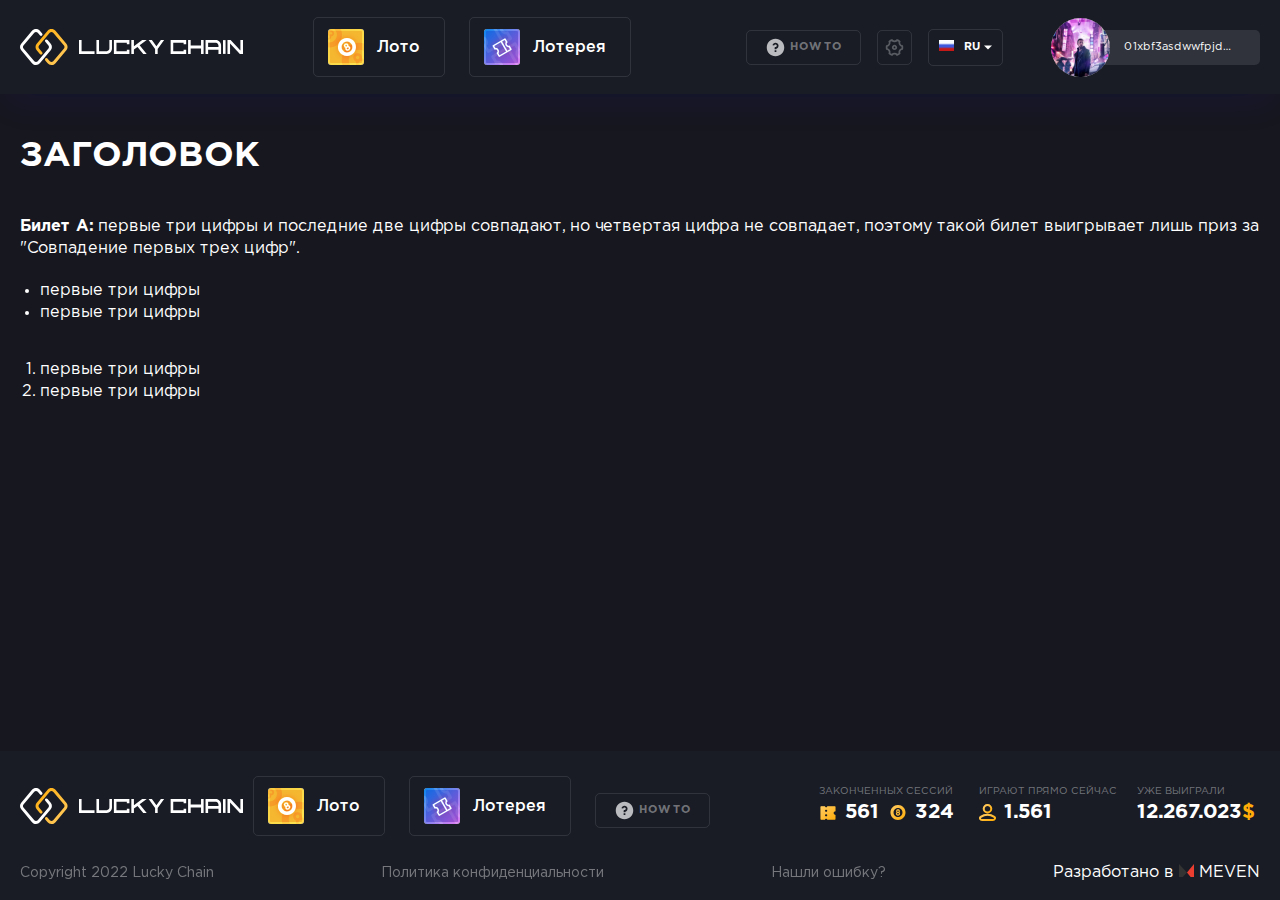
<file: text.html>
<!DOCTYPE html>
<html lang="ru">
  <head>
    <meta http-equiv="Content-Type" content="text/html;charset=utf-8">
    <meta name="viewport" content="initial-scale=1.0, width=device-width">
    <meta name="format-detection" content="telephone=no">
    <link rel="shortcut icon" type="image/x-icon" href="favicon.ico">
    <link rel="stylesheet" href="vendors/remodal/remodal.css">
    <link rel="stylesheet" href="vendors/remodal/remodal-default-theme.css">
    <link rel="stylesheet" href="vendors/swiper/swiper-css.css">
    <link rel="stylesheet" href="assets/css/app.css">
  </head>
  <body class="dark-theme">
    <header class="header">
      <div class="container">
        <div class="header__mob"><a class="header__logo" href="#"><img class="black" src="assets/images/svg/logo-black.svg" alt=""><img class="white" src="assets/images/svg/logo-white.svg" alt=""></a>
          <div class="header__tgl js-tgl"><svg class="op"><use xlink:href="assets/images/svg/svg.svg#toggle"></use></svg>
<svg class="cl"><use xlink:href="assets/images/svg/svg.svg#close"></use></svg>
          </div>
        </div>
        <div class="header__inner">
          <div class="header__left"><a class="header__logo" href="#"><img class="black" src="assets/images/svg/logo-black.svg" alt=""><img class="white" src="assets/images/svg/logo-white.svg" alt=""></a>
            <div class="header__links"><a class="header__links-item bg1" href="#"><span class="header__links-icon"><img src="assets/images/svg/header-icon1.svg" alt=""></span><span class="header__links-tx">Лото</span></a><a class="header__links-item bg2" href="#"><span class="header__links-icon"><img src="assets/images/svg/header-icon2.svg" alt=""></span><span class="header__links-tx">Лотерея</span></a></div>
          </div>
          <div class="header__mob-menu">
            <ul>
              <li><a href="#">Лото</a></li>
              <li><a href="#">Лотерея</a></li>
              <li><a href="#">Кошелек</a></li>
              <li><a href="#">История транзакций</a></li>
              <li><a href="#">Перейти в дашборд</a></li>
              <li><a href="#">How to</a></li>
            </ul>
          </div>
          <div class="header__right"><a class="header__how" href="#"><svg><use xlink:href="assets/images/svg/svg.svg#quest"></use></svg><span>HOW TO</span></a>
            <div class="header__settings"><a class="header__settings-title" href="#" data-remodal-target="modalSet"><svg><use xlink:href="assets/images/svg/svg.svg#setting"></use></svg></a></div>
            <div class="header__lang">
              <div class="header__lang-title js-lang">
                <div class="header__lang-fl"><img src="assets/images/fl1.jpg" alt=""></div>
                <div class="header__lang-tit">ru</div>
                <div class="header__lang-ar"><svg><use xlink:href="assets/images/svg/svg.svg#arrow"></use></svg></div>
              </div>
              <div class="header__lang-drop"><a class="header__lang-drop-item" href="#"><span class="header__lang-drop-fl"><img src="assets/images/fl2.jpg" alt=""></span><span class="header__lang-drop-tit">IE</span></a><a class="header__lang-drop-item" href="#"><span class="header__lang-drop-fl"><img src="assets/images/fl3.jpg" alt=""></span><span class="header__lang-drop-tit">EN</span></a></div>
            </div><!--a(href="#" data-remodal-target="modalKl").button.button-primary<span class="icon"><svg><use xlink:href="assets/images/svg/svg.svg#user"></use></svg></span><span class="tx"><span>ПРивязать кошелек --></span></span>
            <div class="header__user">
              <div class="header__user-ava" data-remodal-target="modalMenu"><img src="assets/images/ava-big.jpg" alt=""></div>
              <div class="header__user-bl">
                <div class="header__user-bl-name">Denny</div>
                <div class="header__user-bl-in">
                  <div class="header__user-bl-inner" id="bl2">01xbf3asdwwfpjd8f0xbf3asdwwfpjd8f</div>
                  <div class="header__user-bl-bt" onclick="copytext('#bl2')"><img src="assets/images/svg/copy2.svg" alt=""></div>
                </div>
              </div>
            </div>
          </div>
        </div>
      </div>
    </header>
    <div class="wrapper">
      <div class="text">
        <div class="container">
          <div class="text__inner">
            <h1>Заголовок</h1>
            <p><b>Билет A:</b> первые три цифры и последние две цифры совпадают, но четвертая цифра не совпадает, поэтому такой билет выигрывает лишь приз за "Совпадение первых трех цифр".</p>
            <ul>
              <li>первые три цифры</li>
              <li>первые три цифры</li>
            </ul>
            <ol>
              <li>первые три цифры</li>
              <li>первые три цифры</li>
            </ol>
          </div>
        </div>
      </div>
    </div>
    <footer class="footer">
      <div class="container">
        <div class="footer__top">
          <div class="footer__left"><a class="footer__logo" href="#"><img class="black" src="assets/images/svg/logo-black.svg" alt=""><img class="white" src="assets/images/svg/logo-white.svg" alt=""></a>
            <div class="header__links"><a class="header__links-item bg1" href="#"><span class="header__links-icon"><img src="assets/images/svg/header-icon1.svg" alt=""></span><span class="header__links-tx">Лото</span></a><a class="header__links-item bg2" href="#"><span class="header__links-icon"><img src="assets/images/svg/header-icon2.svg" alt=""></span><span class="header__links-tx">Лотерея</span></a><a class="header__how" href="#"><svg><use xlink:href="assets/images/svg/svg.svg#quest"></use></svg><span>HOW TO</span></a></div>
          </div>
          <div class="footer__right">
            <div class="footer__nb">
              <div class="footer__nb-item">
                <div class="footer__nb-title">Законченных сессий</div>
                <div class="footer__nb-nmb"> <img src="assets/images/svg/icon4.svg" alt=''> 561</div>
                <div class="footer__nb-nmb"> <img src="assets/images/svg/icon5.svg" alt=''> 324</div>
              </div>
              <div class="footer__nb-item">
                <div class="footer__nb-title">Играют прямо сейчас</div>
                <div class="footer__nb-nmb"> <img src="assets/images/svg/icon6.svg" alt=''> 1.561</div>
              </div>
              <div class="footer__nb-item">
                <div class="footer__nb-title">Уже выиграли</div>
                <div class="footer__nb-nmb">12.267.023<span>$</span></div>
              </div>
            </div>
          </div>
        </div>
        <div class="footer__bottom">
          <div class="footer__tx">Copyright 2022 Lucky Chain</div><a class="footer__link m2" href="#">Политика конфиденциальности</a><a class="footer__link m3" href="#">Нашли ошибку?</a><a class="footer__dev" href="#">Разработано в     <img src="assets/images/svg/dev.svg" alt=''>     MEVEN</a>
        </div>
      </div>
    </footer>
    <div class="remodal-bg"></div>
    <div class="remodal" data-remodal-id="modal1">
      <div class="button remodal-close" data-remodal-action="close"></div>
      <div class="remodal__inner">
        <div class="remodal__bil">
          <div class="remodal__bil-smile"><img src="assets/images/svg/smile.svg" alt=""></div>
          <div class="remodal__bil-title">Тикет не выиграл</div>
          <div class="remodal__bil-tx">Призовой фонд составил</div>
          <div class="remodal__bil-price">67.023<span>$</span></div>
          <div class="remodal__bil-ch col1">Совпало 0</div>
          <div class="remodal__bil-nb">
            <div class="remodal__bil-nb-in">
              <div class="remodal__bil-nb-item er">1</div>
            </div>
            <div class="remodal__bil-nb-in">
              <div class="remodal__bil-nb-item ok">2</div>
            </div>
            <div class="remodal__bil-nb-in">
              <div class="remodal__bil-nb-item ok">4</div>
            </div>
            <div class="remodal__bil-nb-in">
              <div class="remodal__bil-nb-item ok">7</div>
            </div>
            <div class="remodal__bil-nb-in">
              <div class="remodal__bil-nb-item ok">3</div>
            </div>
            <div class="remodal__bil-nb-in">
              <div class="remodal__bil-nb-item ok">5</div>
            </div>
          </div>
          <div class="remodal__bil-sl">
            <div class="remodal__bil-sl-title">Выпавшие числа:</div>
            <div class="remodal__bil-sl-list">
              <div class="remodal__bil-sl-list-item col">8</div>
              <div class="remodal__bil-sl-list-item">2</div>
              <div class="remodal__bil-sl-list-item">4</div>
              <div class="remodal__bil-sl-list-item">7</div>
              <div class="remodal__bil-sl-list-item">3</div>
              <div class="remodal__bil-sl-list-item">5</div>
            </div>
          </div>
          <div class="remodal__btn"><a class="button button-primary" href="#" data-remodal-action="close"><span class="icon"><img src="assets/images/svg/arrow3.svg" alt=""></span><span class="tx"><span>Понятно</span></span></a></div>
        </div>
      </div>
    </div>
    <div class="remodal" data-remodal-id="modal2">
      <div class="button remodal-close" data-remodal-action="close"></div>
      <div class="remodal__inner">
        <div class="remodal__bil">
          <div class="remodal__bil-smile"><img src="assets/images/svg/smile.svg" alt=""></div>
          <div class="remodal__bil-title">Билет не выиграл</div>
          <div class="remodal__bil-tx">Призовой фонд составил</div>
          <div class="remodal__bil-price">67.023<span>$</span></div>
          <div class="remodal__bil-ch col1">Не все числа совпали</div>
          <div class="remodal__bil-tbl">
            <div class="wl__vm-in">
              <div class="wl__vm-top"> №7129190512651</div>
              <div class="wl__vm-tx">
                <div class="wl__vm-tbl">
                  <div class="wl__vm-tbl-item">1</div>
                  <div class="wl__vm-tbl-item"></div>
                  <div class="wl__vm-tbl-item">56</div>
                  <div class="wl__vm-tbl-item">93</div>
                  <div class="wl__vm-tbl-item"><img src="assets/images/svg/ok.svg" alt=''></div>
                  <div class="wl__vm-tbl-item">23</div>
                  <div class="wl__vm-tbl-item"></div>
                  <div class="wl__vm-tbl-item">7</div>
                  <div class="wl__vm-tbl-item">00</div>
                  <div class="wl__vm-tbl-item">7</div>
                  <div class="wl__vm-tbl-item">93</div>
                  <div class="wl__vm-tbl-item"></div>
                  <div class="wl__vm-tbl-item">23</div>
                  <div class="wl__vm-tbl-item"><img src="assets/images/svg/ok.svg" alt=''></div>
                  <div class="wl__vm-tbl-item">00</div>
                  <div class="wl__vm-tbl-item">56</div>
                  <div class="wl__vm-tbl-item"></div>
                  <div class="wl__vm-tbl-item">1</div>
                  <div class="wl__vm-tbl-item">00</div>
                  <div class="wl__vm-tbl-item">56</div>
                  <div class="wl__vm-tbl-item"><img src="assets/images/svg/ok.svg" alt=''></div>
                  <div class="wl__vm-tbl-item">7</div>
                  <div class="wl__vm-tbl-item">93</div>
                  <div class="wl__vm-tbl-item"></div>
                  <div class="wl__vm-tbl-item">1</div>
                  <div class="wl__vm-tbl-item">23</div>
                  <div class="wl__vm-tbl-item"></div>
                </div>
                <div class="wl__vm-tbl">
                  <div class="wl__vm-tbl-item">1</div>
                  <div class="wl__vm-tbl-item"></div>
                  <div class="wl__vm-tbl-item">56</div>
                  <div class="wl__vm-tbl-item">93</div>
                  <div class="wl__vm-tbl-item"><img src="assets/images/svg/ok.svg" alt=''></div>
                  <div class="wl__vm-tbl-item">23</div>
                  <div class="wl__vm-tbl-item"></div>
                  <div class="wl__vm-tbl-item">7</div>
                  <div class="wl__vm-tbl-item">00</div>
                  <div class="wl__vm-tbl-item">7</div>
                  <div class="wl__vm-tbl-item">93</div>
                  <div class="wl__vm-tbl-item"></div>
                  <div class="wl__vm-tbl-item">23</div>
                  <div class="wl__vm-tbl-item"> <img src="assets/images/svg/ok.svg" alt=''></div>
                  <div class="wl__vm-tbl-item">00</div>
                  <div class="wl__vm-tbl-item">56</div>
                  <div class="wl__vm-tbl-item"></div>
                  <div class="wl__vm-tbl-item">1</div>
                  <div class="wl__vm-tbl-item">00</div>
                  <div class="wl__vm-tbl-item">56</div>
                  <div class="wl__vm-tbl-item"></div>
                  <div class="wl__vm-tbl-item">7</div>
                  <div class="wl__vm-tbl-item">93</div>
                  <div class="wl__vm-tbl-item"><img src="assets/images/svg/ok.svg" alt=''></div>
                  <div class="wl__vm-tbl-item">1</div>
                  <div class="wl__vm-tbl-item">23</div>
                  <div class="wl__vm-tbl-item"></div>
                </div>
              </div>
            </div>
          </div>
          <div class="remodal__bil-sl">
            <div class="remodal__bil-sl-title">Выпавшие числа:</div>
            <div class="remodal__bil-sl-list">
              <div class="remodal__bil-sl-list-item">45</div>
              <div class="remodal__bil-sl-list-item">2</div>
              <div class="remodal__bil-sl-list-item">85</div>
              <div class="remodal__bil-sl-list-item">7</div>
              <div class="remodal__bil-sl-list-item">95</div>
              <div class="remodal__bil-sl-list-item">5</div>
              <div class="remodal__bil-sl-list-item">4</div>
              <div class="remodal__bil-sl-list-item">7</div>
              <div class="remodal__bil-sl-list-item">3</div>
              <div class="remodal__bil-sl-list-item">5</div>
              <div class="remodal__bil-sl-list-item">85</div>
              <div class="remodal__bil-sl-list-item">7</div>
              <div class="remodal__bil-sl-list-item">95</div>
              <div class="remodal__bil-sl-list-item">5</div>
              <div class="remodal__bil-sl-list-item">4</div>
              <div class="remodal__bil-sl-list-item">7</div>
              <div class="remodal__bil-sl-list-item">3</div>
              <div class="remodal__bil-sl-list-item">5</div>
            </div>
          </div>
          <div class="remodal__btn"><a class="button button-primary" href="#" data-remodal-action="close"><span class="icon"><img src="assets/images/svg/arrow3.svg" alt=""></span><span class="tx"><span>Понятно</span></span></a></div>
        </div>
      </div>
    </div>
    <div class="remodal" data-remodal-id="modal3">
      <div class="button remodal-close" data-remodal-action="close"></div>
      <div class="remodal__inner">
        <div class="remodal__bil">
          <div class="remodal__bil-smile"><img src="assets/images/svg/krow.svg" alt=""></div>
          <div class="remodal__bil-title">Поздравляем</div>
          <div class="remodal__bil-tx">Ваш выигрыш составил:</div>
          <div class="remodal__bil-price">67.023<span>$</span></div>
          <div class="remodal__bil-ch col2">Совпало 6</div>
          <div class="remodal__bil-nb">
            <div class="remodal__bil-nb-in">
              <div class="remodal__bil-nb-item ok">1</div>
            </div>
            <div class="remodal__bil-nb-in">
              <div class="remodal__bil-nb-item ok">2</div>
            </div>
            <div class="remodal__bil-nb-in">
              <div class="remodal__bil-nb-item ok">4</div>
            </div>
            <div class="remodal__bil-nb-in">
              <div class="remodal__bil-nb-item ok">7</div>
            </div>
            <div class="remodal__bil-nb-in">
              <div class="remodal__bil-nb-item ok">3</div>
            </div>
            <div class="remodal__bil-nb-in">
              <div class="remodal__bil-nb-item ok">5</div>
            </div>
          </div>
          <div class="remodal__vr">
            <div class="remodal__vr-item fl">
              <div class="remodal__vr-img"><img src="assets/images/svg/modal-ic1.svg" alt=""></div>
              <div class="remodal__vr-tx">
                <div class="remodal__vr-tt">Зачисление выигрыша</div>
                <div class="remodal__vr-data">05.04.2022</div>
              </div>
            </div>
            <div class="remodal__vr-item">
              <div class="remodal__vr-tit">Получено</div>
              <div class="remodal__vr-pr">+67.023 <img src="assets/images/svg/modal-ic2.svg" alt=''></div>
            </div>
          </div>
          <div class="remodal__lk">0xbf3asdwwfpjd8f0xbf3asdwwfpjd8f0xbf3asdwwfpjd8f</div>
          <div class="remodal__btn"><a class="button button-primary" href="#" data-remodal-action="close"><span class="icon"><img src="assets/images/svg/arrow3.svg" alt=""></span><span class="tx"><span>Понятно</span></span></a></div>
        </div>
      </div>
    </div>
    <div class="remodal" data-remodal-id="modal4">
      <div class="button remodal-close" data-remodal-action="close"></div>
      <div class="remodal__inner">
        <div class="remodal__bil">
          <div class="remodal__bil-smile"><img src="assets/images/svg/krow.svg" alt=""></div>
          <div class="remodal__bil-title">Поздравляем</div>
          <div class="remodal__bil-tx">Ваш выигрыш составил:</div>
          <div class="remodal__bil-price">67.023<span>$</span></div>
          <div class="remodal__bil-ch col2">1 тур</div>
          <div class="remodal__bil-nb">
            <div class="remodal__bil-nb-in">
              <div class="remodal__bil-nb-item wh">1</div>
            </div>
            <div class="remodal__bil-nb-in">
              <div class="remodal__bil-nb-item wh">2</div>
            </div>
            <div class="remodal__bil-nb-in">
              <div class="remodal__bil-nb-item wh">4</div>
            </div>
            <div class="remodal__bil-nb-in">
              <div class="remodal__bil-nb-item wh">7</div>
            </div>
            <div class="remodal__bil-nb-in">
              <div class="remodal__bil-nb-item wh">3</div>
            </div>
            <div class="remodal__bil-nb-in">
              <div class="remodal__bil-nb-item wh">5</div>
            </div>
          </div>
          <div class="remodal__bil-tbl">
            <div class="wl__vm-in">
              <div class="wl__vm-top"> №7129190512651</div>
              <div class="wl__vm-tx">
                <div class="wl__vm-tbl">
                  <div class="wl__vm-tbl-item"><img src="assets/images/svg/ok.svg" alt=''></div>
                  <div class="wl__vm-tbl-item"></div>
                  <div class="wl__vm-tbl-item"><img src="assets/images/svg/ok.svg" alt=''></div>
                  <div class="wl__vm-tbl-item"></div>
                  <div class="wl__vm-tbl-item"><img src="assets/images/svg/ok.svg" alt=''></div>
                  <div class="wl__vm-tbl-item"><img src="assets/images/svg/ok.svg" alt=''></div>
                  <div class="wl__vm-tbl-item"></div>
                  <div class="wl__vm-tbl-item"><img src="assets/images/svg/ok.svg" alt=''></div>
                  <div class="wl__vm-tbl-item"><img src="assets/images/svg/ok.svg" alt=''></div>
                  <div class="wl__vm-tbl-item">7</div>
                  <div class="wl__vm-tbl-item">93</div>
                  <div class="wl__vm-tbl-item"></div>
                  <div class="wl__vm-tbl-item">23</div>
                  <div class="wl__vm-tbl-item"></div>
                  <div class="wl__vm-tbl-item">00</div>
                  <div class="wl__vm-tbl-item">56</div>
                  <div class="wl__vm-tbl-item"></div>
                  <div class="wl__vm-tbl-item">1</div>
                  <div class="wl__vm-tbl-item">00</div>
                  <div class="wl__vm-tbl-item">56</div>
                  <div class="wl__vm-tbl-item"></div>
                  <div class="wl__vm-tbl-item">7</div>
                  <div class="wl__vm-tbl-item">93</div>
                  <div class="wl__vm-tbl-item"></div>
                  <div class="wl__vm-tbl-item">1</div>
                  <div class="wl__vm-tbl-item">23</div>
                  <div class="wl__vm-tbl-item"></div>
                </div>
                <div class="wl__vm-tbl">
                  <div class="wl__vm-tbl-item">1</div>
                  <div class="wl__vm-tbl-item"></div>
                  <div class="wl__vm-tbl-item">56</div>
                  <div class="wl__vm-tbl-item">93</div>
                  <div class="wl__vm-tbl-item"></div>
                  <div class="wl__vm-tbl-item">23</div>
                  <div class="wl__vm-tbl-item"></div>
                  <div class="wl__vm-tbl-item">7</div>
                  <div class="wl__vm-tbl-item">00</div>
                  <div class="wl__vm-tbl-item">7</div>
                  <div class="wl__vm-tbl-item">93</div>
                  <div class="wl__vm-tbl-item"></div>
                  <div class="wl__vm-tbl-item">23</div>
                  <div class="wl__vm-tbl-item"></div>
                  <div class="wl__vm-tbl-item">00</div>
                  <div class="wl__vm-tbl-item">56</div>
                  <div class="wl__vm-tbl-item"></div>
                  <div class="wl__vm-tbl-item">1</div>
                  <div class="wl__vm-tbl-item">00</div>
                  <div class="wl__vm-tbl-item">56</div>
                  <div class="wl__vm-tbl-item"></div>
                  <div class="wl__vm-tbl-item">7</div>
                  <div class="wl__vm-tbl-item">93</div>
                  <div class="wl__vm-tbl-item"></div>
                  <div class="wl__vm-tbl-item">1</div>
                  <div class="wl__vm-tbl-item">23</div>
                  <div class="wl__vm-tbl-item"></div>
                </div>
              </div>
            </div>
          </div>
          <div class="remodal__vr">
            <div class="remodal__vr-item fl">
              <div class="remodal__vr-img"><img src="assets/images/svg/modal-ic1.svg" alt=""></div>
              <div class="remodal__vr-tx">
                <div class="remodal__vr-tt">Зачисление выигрыша</div>
                <div class="remodal__vr-data">05.04.2022</div>
              </div>
            </div>
            <div class="remodal__vr-item">
              <div class="remodal__vr-tit">Получено</div>
              <div class="remodal__vr-pr">+67.023 <img src="assets/images/svg/modal-ic2.svg" alt=''></div>
            </div>
          </div>
          <div class="remodal__lk">0xbf3asdwwfpjd8f0xbf3asdwwfpjd8f0xbf3asdwwfpjd8f</div>
          <div class="remodal__btn"><a class="button button-primary" href="#" data-remodal-action="close"><span class="icon"><img src="assets/images/svg/arrow3.svg" alt=""></span><span class="tx"><span>Понятно</span></span></a></div>
        </div>
      </div>
    </div>
    <div class="remodal" data-remodal-id="modal5">
      <div class="button remodal-close" data-remodal-action="close"></div>
      <div class="remodal__inner">
        <div class="remodal__title">Поделиться</div>
        <div class="remodal__soc-i">
          <div class="remodal__soc"><a class="remodal__soc-item" href="#"><span class="remodal__soc-im"><img src="assets/images/sc1.jpg" alt=""></span><span class="remodal__soc-tx">ВКонтакте</span></a><a class="remodal__soc-item" href="#"><span class="remodal__soc-im"><img src="assets/images/sc2.jpg" alt=""></span><span class="remodal__soc-tx">WhatsApp</span></a><a class="remodal__soc-item" href="#"><span class="remodal__soc-im"><img src="assets/images/sc3.jpg" alt=""></span><span class="remodal__soc-tx">Facebook</span></a><a class="remodal__soc-item" href="#"><span class="remodal__soc-im"><img src="assets/images/sc4.jpg" alt=""></span><span class="remodal__soc-tx">Twitter</span></a><a class="remodal__soc-item" href="#"><span class="remodal__soc-im"><img src="assets/images/sc5.jpg" alt=""></span><span class="remodal__soc-tx">Email</span></a><a class="remodal__soc-item" href="#"><span class="remodal__soc-im"><img src="assets/images/sc6.jpg" alt=""></span><span class="remodal__soc-tx">Instagram</span></a></div>
        </div>
        <div class="remodal__ref">
          <div class="remodal__ref-title">Ваша реферальная ссылка</div>
          <div class="remodal__ref-in">
            <div class="remodal__ref-tx" id="blM2">askdfaskf/awkdqwldwa/wdfkwdfkwdfkwdfkwdfkwdfkwdfk</div>
            <button class="remodal__ref-bt button">
              <div class="button button-primary" onclick="copytext('#blM2')"><span class="icon"><img src="assets/images/svg/copy3.svg" alt=""></span></div>
            </button>
          </div>
        </div>
      </div>
    </div>
    <div class="remodal" data-remodal-id="modal6">
      <div class="button remodal-close" data-remodal-action="close"></div>
      <div class="remodal__inner">
        <div class="remodal__im"><img src="assets/images/svg/modal-ic3.svg" alt=""></div>
        <div class="remodal__title">Билет не найден</div>
        <p>Проверьте введенные данные на наличие ошибок и выполните поиск заново</p>
        <div class="remodal__btn"><a class="button button-primary" href="#"><span class="icon"><img src="assets/images/svg/arrow3-3.svg" alt=""></span><span class="tx"><span>Вернуться назад</span></span></a></div>
      </div>
    </div>
    <div class="remodal" data-remodal-id="modal7">
      <div class="button remodal-close" data-remodal-action="close"></div>
      <div class="remodal__inner">
        <div class="remodal__im"><img src="assets/images/svg/modal-ic4.svg" alt=""></div>
        <div class="remodal__title">Мы успешно получили ваше сообщение</div>
        <p>Свяжемся с вами в течении 12 часов и ответим на вопросы - пожалуйста проверьте почту и папку “спам”</p>
        <div class="remodal__btn"><a class="button button-primary" href="#" data-remodal-action="close"><span class="icon"><img src="assets/images/svg/arrow3.svg" alt=""></span><span class="tx"><span>Понятно</span></span></a></div>
      </div>
    </div>
    <div class="remodal w-2" data-remodal-id="modal8">
      <div class="button remodal-close" data-remodal-action="close"></div>
      <div class="remodal__inner">
        <div class="remodal__title tw">Покупка тикетов</div>
        <div class="remodal__tk">
          <div class="remodal__tk-tt">выбор тикетов <img src="assets/images/svg/ic2.svg" alt=''></div>
          <div class="remodal__tk-main">
            <div class="remodal__tk-sz">
              <div class="remodal__tk-sz-title">Вы выбрали</div>
              <div class="remodal__tk-sz-nb">
                <input type="number" value="10" disabled><img src="assets/images/svg/modal-ic7.svg" alt="">
              </div>
            </div>
            <div class="remodal__tk-chg js-chg"><span class="op">Изменить <svg><use xlink:href="assets/images/svg/svg.svg#ch"></use></svg></span><span class="cl">Подтвердить <svg><use xlink:href="assets/images/svg/svg.svg#ok"></use></svg></span></div>
          </div>
          <div class="remodal__tk-tx col1">Достаточно средств на кошельке</div>
        </div>
        <div class="remodal__tk-blns">
          <div class="remodal__tk-blns-title">Ваш баланс:</div>
          <div class="remodal__tk-blns-pr">0.000 <img src="assets/images/svg/modal-ic8.svg" alt=''></div>
        </div>
        <div class="remodal__tk-tbl">
          <div class="remodal__tk-tbl-row">
            <div class="remodal__tk-tbl-cell">Цена:</div>
            <div class="remodal__tk-tbl-cell">0.100 <img src="assets/images/svg/modal-ic8.svg" alt=''></div>
          </div>
          <div class="remodal__tk-tbl-row">
            <div class="remodal__tk-tbl-cell">Газ:</div>
            <div class="remodal__tk-tbl-cell">0.005 <img src="assets/images/svg/modal-ic8.svg" alt=''></div>
          </div>
          <div class="remodal__tk-tbl-row all">
            <div class="remodal__tk-tbl-cell">Вы платите:</div>
            <div class="remodal__tk-tbl-cell">0.105 <img src="assets/images/svg/modal-ic8.svg" alt=''></div>
          </div>
        </div>
        <div class="remodal__btn l"><a class="button button-primary" href="#" data-remodal-action="close"><span class="icon"><img src="assets/images/svg/modal-ic9.svg" alt=""></span><span class="tx"><span>Оплатить</span></span></a></div>
      </div>
    </div>
    <div class="remodal w-2" data-remodal-id="modal9">
      <div class="button remodal-close" data-remodal-action="close"></div>
      <div class="remodal__inner">
        <div class="remodal__title tw">Покупка тикетов</div>
        <div class="remodal__tk">
          <div class="remodal__tk-tt">выбор тикетов <img src="assets/images/svg/ic2.svg" alt=''></div>
          <div class="remodal__tk-main">
            <div class="remodal__tk-sz">
              <div class="remodal__tk-sz-title">Вы выбрали</div>
              <div class="remodal__tk-sz-nb">
                <input type="number" value="10" disabled><img src="assets/images/svg/modal-ic7.svg" alt="">
              </div>
            </div>
            <div class="remodal__tk-chg js-chg"><span class="op">Изменить <svg><use xlink:href="assets/images/svg/svg.svg#ch"></use></svg></span><span class="cl">Подтвердить <svg><use xlink:href="assets/images/svg/svg.svg#ok"></use></svg></span></div>
          </div>
          <div class="remodal__tk-tx col2">недостаточно средств на кошельке</div>
        </div>
        <div class="remodal__tk-blns">
          <div class="remodal__tk-blns-title">Ваш баланс:</div>
          <div class="remodal__tk-blns-pr">0.000 <img src="assets/images/svg/modal-ic8.svg" alt=''></div>
        </div>
        <div class="remodal__tk-tbl">
          <div class="remodal__tk-tbl-row">
            <div class="remodal__tk-tbl-cell">Цена:</div>
            <div class="remodal__tk-tbl-cell">0.100 <img src="assets/images/svg/modal-ic8.svg" alt=''></div>
          </div>
          <div class="remodal__tk-tbl-row">
            <div class="remodal__tk-tbl-cell">Газ:</div>
            <div class="remodal__tk-tbl-cell">0.005 <img src="assets/images/svg/modal-ic8.svg" alt=''></div>
          </div>
          <div class="remodal__tk-tbl-row all">
            <div class="remodal__tk-tbl-cell">Вы платите:</div>
            <div class="remodal__tk-tbl-cell">0.105 <img src="assets/images/svg/modal-ic8.svg" alt=''></div>
          </div>
        </div>
        <div class="remodal__btn l"><a class="button button-primary" href="#" data-remodal-action="close"><span class="icon"><img src="assets/images/svg/modal-ic9.svg" alt=""></span><span class="tx"><span>Оплатить</span></span></a></div>
      </div>
    </div>
    <div class="remodal w-2" data-remodal-id="modal10">
      <div class="button remodal-close" data-remodal-action="close"></div>
      <div class="remodal__inner">
        <div class="remodal__title tw">Успешная транзакция</div>
        <p>Вы успешно купили тикеты, отслеживать их можно на странице Дэшборд</p>
        <div class="remodal__bil-nb-tn">Ваши тикеты</div>
        <div class="remodal__bil-nb-t">#1</div>
        <div class="remodal__bil-nb tw">
          <div class="remodal__bil-nb-in">
            <div class="remodal__bil-nb-item gr">1</div>
          </div>
          <div class="remodal__bil-nb-in">
            <div class="remodal__bil-nb-item gr">2</div>
          </div>
          <div class="remodal__bil-nb-in">
            <div class="remodal__bil-nb-item gr">4</div>
          </div>
          <div class="remodal__bil-nb-in">
            <div class="remodal__bil-nb-item gr">7</div>
          </div>
          <div class="remodal__bil-nb-in">
            <div class="remodal__bil-nb-item gr">3</div>
          </div>
          <div class="remodal__bil-nb-in">
            <div class="remodal__bil-nb-item gr">5</div>
          </div>
        </div>
        <div class="remodal__bil-nb-t">#2</div>
        <div class="remodal__bil-nb tw">
          <div class="remodal__bil-nb-in">
            <div class="remodal__bil-nb-item gr">1</div>
          </div>
          <div class="remodal__bil-nb-in">
            <div class="remodal__bil-nb-item gr">2</div>
          </div>
          <div class="remodal__bil-nb-in">
            <div class="remodal__bil-nb-item gr">4</div>
          </div>
          <div class="remodal__bil-nb-in">
            <div class="remodal__bil-nb-item gr">7</div>
          </div>
          <div class="remodal__bil-nb-in">
            <div class="remodal__bil-nb-item gr">3</div>
          </div>
          <div class="remodal__bil-nb-in">
            <div class="remodal__bil-nb-item gr">5</div>
          </div>
        </div>
        <div class="remodal__btn l f"><a class="button button-primary" href="#" data-remodal-action="close"><span class="icon"><img src="assets/images/svg/tik.svg" alt=""></span><span class="tx"><span>Купить еще</span></span></a>
          <div class="remodal__bil-link js-md"><span class="op">Детали</span><span class="cl">Свернуть</span> <svg><use xlink:href="assets/images/svg/svg.svg#arrow2"></use></svg></div>
        </div>
        <div class="remodal__mob">
          <div class="remodal__mob-row">
            <div class="remodal__mob-title">Hash</div>
            <div class="remodal__mob-tx">0xb4bc263278d3f77a652a8d73a6bfd8ec0ba1a63923bbb4f38147fb8a943da26d</div>
          </div>
          <div class="remodal__mob-row">
            <div class="remodal__mob-title">Block</div>
            <div class="remodal__mob-tx">6695675 | 7 Confirmations</div>
          </div>
          <div class="remodal__mob-row">
            <div class="remodal__mob-title">Time</div>
            <div class="remodal__mob-tx">11/13/2018 1:16:00 PM (2 minutes ago)</div>
          </div>
          <div class="remodal__mob-row">
            <div class="remodal__mob-title">From</div>
            <div class="remodal__mob-tx">0xbf3a3asdwwfpjd8fsd3asdwwfpjd8fwwfpjd8f</div>
          </div>
          <div class="remodal__mob-row">
            <div class="remodal__mob-title">To</div>
            <div class="remodal__mob-tx">0xbf3a3asdwwfpjd8fsd3asdwwfpjd8fwwfpjd8f</div>
          </div>
          <div class="remodal__mob-row">
            <div class="remodal__mob-title">Value</div>
            <div class="remodal__mob-tx">9.44189 BNB | $1.964,39</div>
          </div>
          <div class="remodal__mob-row">
            <div class="remodal__mob-title">Fee</div>
            <div class="remodal__mob-tx">0.0021 BNB | $0,44</div>
          </div>
          <div class="remodal__mob-row">
            <div class="remodal__mob-title">Gas Price</div>
            <div class="remodal__mob-tx">100 GWei</div>
          </div>
          <div class="remodal__mob-row">
            <div class="remodal__mob-title">Gas Limit</div>
            <div class="remodal__mob-tx">21.000</div>
          </div>
          <div class="remodal__mob-row">
            <div class="remodal__mob-title">Gas Used</div>
            <div class="remodal__mob-tx">21.000</div>
          </div>
        </div>
      </div>
    </div>
    <div class="remodal" data-remodal-id="modal11">
      <div class="button remodal-close" data-remodal-action="close"></div>
      <div class="remodal__inner">
        <div class="remodal__title tw">Покупка тикетов</div>
        <div class="remodal__tk">
          <div class="remodal__tk-tt">выбор тикетов <svg><use xlink:href="assets/images/svg/svg.svg#tik"></use></svg></div>
          <div class="remodal__tk-main">
            <div class="remodal__tk-sz">
              <div class="remodal__tk-sz-title">Вы выбрали</div>
              <div class="remodal__tk-sz-nb">
                <input type="number" value="10" disabled><img src="assets/images/svg/modal-ic7.svg" alt="">
              </div>
            </div>
            <div class="remodal__tk-chg js-chg"><span class="op">Изменить <svg><use xlink:href="assets/images/svg/svg.svg#ch"></use></svg></span><span class="cl">Подтвердить <svg><use xlink:href="assets/images/svg/svg.svg#ok"></use></svg></span></div>
          </div>
          <div class="remodal__tk-tx col1">Достаточно средств на кошельке</div>
        </div>
        <div class="remodal__tk-blns">
          <div class="remodal__tk-blns-title">Ваш баланс:</div>
          <div class="remodal__tk-blns-pr">0.000 <img src="assets/images/svg/modal-ic8.svg" alt=''></div>
        </div>
        <div class="remodal__tk-tbl">
          <div class="remodal__tk-tbl-row">
            <div class="remodal__tk-tbl-cell">Цена:</div>
            <div class="remodal__tk-tbl-cell">0.100 <img src="assets/images/svg/modal-ic8.svg" alt=''></div>
          </div>
          <div class="remodal__tk-tbl-row">
            <div class="remodal__tk-tbl-cell">Газ:</div>
            <div class="remodal__tk-tbl-cell">0.005 <img src="assets/images/svg/modal-ic8.svg" alt=''></div>
          </div>
          <div class="remodal__tk-tbl-row all">
            <div class="remodal__tk-tbl-cell">Вы платите:</div>
            <div class="remodal__tk-tbl-cell">0.105 <img src="assets/images/svg/modal-ic8.svg" alt=''></div>
          </div>
        </div>
        <div class="remodal__btn l"><a class="button button-primary" href="#" data-remodal-action="close"><span class="icon"><img src="assets/images/svg/modal-ic9.svg" alt=""></span><span class="tx"><span>Оплатить</span></span></a></div>
      </div>
    </div>
    <div class="remodal" data-remodal-id="modal12">
      <div class="button remodal-close" data-remodal-action="close"></div>
      <div class="remodal__inner">
        <div class="remodal__title tw">Покупка тикетов</div>
        <div class="remodal__tk">
          <div class="remodal__tk-tt">выбор тикетов <svg><use xlink:href="assets/images/svg/svg.svg#tik"></use></svg></div>
          <div class="remodal__tk-main">
            <div class="remodal__tk-sz">
              <div class="remodal__tk-sz-title">Вы выбрали</div>
              <div class="remodal__tk-sz-nb">
                <input type="number" value="10" disabled><img src="assets/images/svg/modal-ic7.svg" alt="">
              </div>
            </div>
            <div class="remodal__tk-chg js-chg"><span class="op">Изменить <svg><use xlink:href="assets/images/svg/svg.svg#ch"></use></svg></span><span class="cl">Подтвердить <svg><use xlink:href="assets/images/svg/svg.svg#ok"></use></svg></span></div>
          </div>
          <div class="remodal__tk-tx col2">недостаточно средств на кошельке</div>
        </div>
        <div class="remodal__tk-blns">
          <div class="remodal__tk-blns-title">Ваш баланс:</div>
          <div class="remodal__tk-blns-pr">0.000 <img src="assets/images/svg/modal-ic8.svg" alt=''></div>
        </div>
        <div class="remodal__tk-tbl">
          <div class="remodal__tk-tbl-row">
            <div class="remodal__tk-tbl-cell">Цена:</div>
            <div class="remodal__tk-tbl-cell">0.100 <img src="assets/images/svg/modal-ic8.svg" alt=''></div>
          </div>
          <div class="remodal__tk-tbl-row">
            <div class="remodal__tk-tbl-cell">Газ:</div>
            <div class="remodal__tk-tbl-cell">0.005 <img src="assets/images/svg/modal-ic8.svg" alt=''></div>
          </div>
          <div class="remodal__tk-tbl-row all">
            <div class="remodal__tk-tbl-cell">Вы платите:</div>
            <div class="remodal__tk-tbl-cell">0.105 <img src="assets/images/svg/modal-ic8.svg" alt=''></div>
          </div>
        </div>
        <div class="remodal__btn l"><a class="button button-primary" href="#" data-remodal-action="close"><span class="icon"><img src="assets/images/svg/modal-ic9.svg" alt=""></span><span class="tx"><span>Оплатить</span></span></a></div>
      </div>
    </div>
    <div class="remodal w-2" data-remodal-id="modal13">
      <div class="button remodal-close" data-remodal-action="close"></div>
      <div class="remodal__inner">
        <div class="remodal__title tw">Сессия №678</div>
        <p>Вы успешно купили тикеты, отслеживать их можно на странице Дэшборд</p>
        <div class="remodal__bil-nb-tn">Ваши тикеты</div>
        <div class="remodal__bil-nb-t">#1</div>
        <div class="remodal__bil-nb tw">
          <div class="remodal__bil-nb-in">
            <div class="remodal__bil-nb-item gr">1</div>
          </div>
          <div class="remodal__bil-nb-in">
            <div class="remodal__bil-nb-item gr">2</div>
          </div>
          <div class="remodal__bil-nb-in">
            <div class="remodal__bil-nb-item gr">4</div>
          </div>
          <div class="remodal__bil-nb-in">
            <div class="remodal__bil-nb-item gr">7</div>
          </div>
          <div class="remodal__bil-nb-in">
            <div class="remodal__bil-nb-item gr">3</div>
          </div>
          <div class="remodal__bil-nb-in">
            <div class="remodal__bil-nb-item gr">5</div>
          </div>
        </div>
        <div class="remodal__bil-nb-t">#2</div>
        <div class="remodal__bil-nb tw">
          <div class="remodal__bil-nb-in">
            <div class="remodal__bil-nb-item gr">1</div>
          </div>
          <div class="remodal__bil-nb-in">
            <div class="remodal__bil-nb-item gr">2</div>
          </div>
          <div class="remodal__bil-nb-in">
            <div class="remodal__bil-nb-item gr">4</div>
          </div>
          <div class="remodal__bil-nb-in">
            <div class="remodal__bil-nb-item gr">7</div>
          </div>
          <div class="remodal__bil-nb-in">
            <div class="remodal__bil-nb-item gr">3</div>
          </div>
          <div class="remodal__bil-nb-in">
            <div class="remodal__bil-nb-item gr">5</div>
          </div>
        </div>
        <div class="remodal__btn l f"><a class="button button-primary" href="#" data-remodal-action="close"><span class="icon"><img src="assets/images/svg/tik.svg" alt=""></span><span class="tx"><span>Купить еще</span></span></a>
          <div class="remodal__bil-link js-md"><span class="op">Детали</span><span class="cl">Свернуть</span> <svg><use xlink:href="assets/images/svg/svg.svg#arrow2"></use></svg></div>
        </div>
        <div class="remodal__mob">
          <div class="remodal__mob-row">
            <div class="remodal__mob-title">Hash</div>
            <div class="remodal__mob-tx">0xb4bc263278d3f77a652a8d73a6bfd8ec0ba1a63923bbb4f38147fb8a943da26d</div>
          </div>
          <div class="remodal__mob-row">
            <div class="remodal__mob-title">Block</div>
            <div class="remodal__mob-tx">6695675 | 7 Confirmations</div>
          </div>
          <div class="remodal__mob-row">
            <div class="remodal__mob-title">Time</div>
            <div class="remodal__mob-tx">11/13/2018 1:16:00 PM (2 minutes ago)</div>
          </div>
          <div class="remodal__mob-row">
            <div class="remodal__mob-title">From</div>
            <div class="remodal__mob-tx">0xbf3a3asdwwfpjd8fsd3asdwwfpjd8fwwfpjd8f</div>
          </div>
          <div class="remodal__mob-row">
            <div class="remodal__mob-title">To</div>
            <div class="remodal__mob-tx">0xbf3a3asdwwfpjd8fsd3asdwwfpjd8fwwfpjd8f</div>
          </div>
          <div class="remodal__mob-row">
            <div class="remodal__mob-title">Value</div>
            <div class="remodal__mob-tx">9.44189 BNB | $1.964,39</div>
          </div>
          <div class="remodal__mob-row">
            <div class="remodal__mob-title">Fee</div>
            <div class="remodal__mob-tx">0.0021 BNB | $0,44</div>
          </div>
          <div class="remodal__mob-row">
            <div class="remodal__mob-title">Gas Price</div>
            <div class="remodal__mob-tx">100 GWei</div>
          </div>
          <div class="remodal__mob-row">
            <div class="remodal__mob-title">Gas Limit</div>
            <div class="remodal__mob-tx">21.000</div>
          </div>
          <div class="remodal__mob-row">
            <div class="remodal__mob-title">Gas Used</div>
            <div class="remodal__mob-tx">21.000</div>
          </div>
        </div>
      </div>
    </div>
    <div class="remodal w-2" data-remodal-id="modal14">
      <div class="button remodal-close" data-remodal-action="close"></div>
      <div class="remodal__inner">
        <div class="remodal__title tw">Покупка билетов</div>
        <div class="remodal__tk">
          <div class="remodal__tk-tt">выбор билетов <img src="assets/images/svg/ic1.svg" alt=''></div>
          <div class="remodal__tk-main">
            <div class="remodal__tk-sz">
              <div class="remodal__tk-sz-title">Вы выбрали</div>
              <div class="remodal__tk-sz-nb">
                <input type="number" value="10" disabled><img src="assets/images/svg/tk2.svg" alt="">
              </div>
            </div>
            <div class="remodal__tk-chg js-chg"><span class="op">Изменить <svg><use xlink:href="assets/images/svg/svg.svg#ch"></use></svg></span><span class="cl">Подтвердить <svg><use xlink:href="assets/images/svg/svg.svg#ok"></use></svg></span></div>
          </div>
          <div class="remodal__tk-tx col1">Достаточно средств на кошельке</div>
        </div>
        <div class="remodal__tk-blns">
          <div class="remodal__tk-blns-title">Ваш баланс:</div>
          <div class="remodal__tk-blns-pr">0.000 <img src="assets/images/svg/modal-ic8.svg" alt=''></div>
        </div>
        <div class="remodal__tk-tbl">
          <div class="remodal__tk-tbl-row">
            <div class="remodal__tk-tbl-cell">Цена:</div>
            <div class="remodal__tk-tbl-cell">0.100 <img src="assets/images/svg/modal-ic8.svg" alt=''></div>
          </div>
          <div class="remodal__tk-tbl-row">
            <div class="remodal__tk-tbl-cell">Газ:</div>
            <div class="remodal__tk-tbl-cell">0.005 <img src="assets/images/svg/modal-ic8.svg" alt=''></div>
          </div>
          <div class="remodal__tk-tbl-row all">
            <div class="remodal__tk-tbl-cell">Вы платите:</div>
            <div class="remodal__tk-tbl-cell">0.105 <img src="assets/images/svg/modal-ic8.svg" alt=''></div>
          </div>
        </div>
        <div class="remodal__btn l"><a class="button button-primary" href="#" data-remodal-action="close"><span class="icon"><img src="assets/images/svg/modal-ic9.svg" alt=""></span><span class="tx"><span>Оплатить</span></span></a></div>
      </div>
    </div>
    <div class="remodal w-2" data-remodal-id="modal15">
      <div class="button remodal-close" data-remodal-action="close"></div>
      <div class="remodal__inner">
        <div class="remodal__title tw">Покупка билетов</div>
        <div class="remodal__tk">
          <div class="remodal__tk-tt">выбор билетов <img src="assets/images/svg/ic1.svg" alt=''></div>
          <div class="remodal__tk-main">
            <div class="remodal__tk-sz">
              <div class="remodal__tk-sz-title">Вы выбрали</div>
              <div class="remodal__tk-sz-nb">
                <input type="number" value="10" disabled><img src="assets/images/svg/tk2.svg" alt="">
              </div>
            </div>
            <div class="remodal__tk-chg js-chg"><span class="op">Изменить <svg><use xlink:href="assets/images/svg/svg.svg#ch"></use></svg></span><span class="cl">Подтвердить <svg><use xlink:href="assets/images/svg/svg.svg#ok"></use></svg></span></div>
          </div>
          <div class="remodal__tk-tx col2">недостаточно средств на кошельке</div>
        </div>
        <div class="remodal__tk-blns">
          <div class="remodal__tk-blns-title">Ваш баланс:</div>
          <div class="remodal__tk-blns-pr">0.000 <img src="assets/images/svg/modal-ic8.svg" alt=''></div>
        </div>
        <div class="remodal__tk-tbl">
          <div class="remodal__tk-tbl-row">
            <div class="remodal__tk-tbl-cell">Цена:</div>
            <div class="remodal__tk-tbl-cell">0.100 <img src="assets/images/svg/modal-ic8.svg" alt=''></div>
          </div>
          <div class="remodal__tk-tbl-row">
            <div class="remodal__tk-tbl-cell">Газ:</div>
            <div class="remodal__tk-tbl-cell">0.005 <img src="assets/images/svg/modal-ic8.svg" alt=''></div>
          </div>
          <div class="remodal__tk-tbl-row all">
            <div class="remodal__tk-tbl-cell">Вы платите:</div>
            <div class="remodal__tk-tbl-cell">0.105 <img src="assets/images/svg/modal-ic8.svg" alt=''></div>
          </div>
        </div>
        <div class="remodal__btn l"><a class="button button-primary" href="#" data-remodal-action="close"><span class="icon"><img src="assets/images/svg/modal-ic9.svg" alt=""></span><span class="tx"><span>Оплатить</span></span></a></div>
      </div>
    </div>
    <div class="remodal w-2" data-remodal-id="modal16">
      <div class="button remodal-close" data-remodal-action="close"></div>
      <div class="remodal__inner">
        <div class="remodal__title tw">Успешная транзакция</div>
        <p>Вы успешно купили билеты, отслеживать их можно на странице Дэшборд</p>
        <div class="remodal__bil-tbl">
          <div class="remodal__bil-tbl-slider swiper jd-tbl-sl">
            <div class="swiper-wrapper">
              <div class="swiper-slide">
                <div class="wl__vm-in">
                  <div class="wl__vm-top"> №7129190512651</div>
                  <div class="wl__vm-tx">
                    <div class="wl__vm-tbl">
                      <div class="wl__vm-tbl-item">1</div>
                      <div class="wl__vm-tbl-item"></div>
                      <div class="wl__vm-tbl-item">56</div>
                      <div class="wl__vm-tbl-item">93</div>
                      <div class="wl__vm-tbl-item"></div>
                      <div class="wl__vm-tbl-item">23</div>
                      <div class="wl__vm-tbl-item"></div>
                      <div class="wl__vm-tbl-item">7</div>
                      <div class="wl__vm-tbl-item">00</div>
                      <div class="wl__vm-tbl-item">7</div>
                      <div class="wl__vm-tbl-item">93</div>
                      <div class="wl__vm-tbl-item"></div>
                      <div class="wl__vm-tbl-item">23</div>
                      <div class="wl__vm-tbl-item"></div>
                      <div class="wl__vm-tbl-item">00</div>
                      <div class="wl__vm-tbl-item">56</div>
                      <div class="wl__vm-tbl-item"></div>
                      <div class="wl__vm-tbl-item">1</div>
                      <div class="wl__vm-tbl-item">00</div>
                      <div class="wl__vm-tbl-item">56</div>
                      <div class="wl__vm-tbl-item"></div>
                      <div class="wl__vm-tbl-item">7</div>
                      <div class="wl__vm-tbl-item">93</div>
                      <div class="wl__vm-tbl-item"></div>
                      <div class="wl__vm-tbl-item">1</div>
                      <div class="wl__vm-tbl-item">23</div>
                      <div class="wl__vm-tbl-item"></div>
                    </div>
                    <div class="wl__vm-tbl">
                      <div class="wl__vm-tbl-item">1</div>
                      <div class="wl__vm-tbl-item"></div>
                      <div class="wl__vm-tbl-item">56</div>
                      <div class="wl__vm-tbl-item">93</div>
                      <div class="wl__vm-tbl-item"></div>
                      <div class="wl__vm-tbl-item">23</div>
                      <div class="wl__vm-tbl-item"></div>
                      <div class="wl__vm-tbl-item">7</div>
                      <div class="wl__vm-tbl-item">00</div>
                      <div class="wl__vm-tbl-item">7</div>
                      <div class="wl__vm-tbl-item">93</div>
                      <div class="wl__vm-tbl-item"></div>
                      <div class="wl__vm-tbl-item">23</div>
                      <div class="wl__vm-tbl-item"></div>
                      <div class="wl__vm-tbl-item">00</div>
                      <div class="wl__vm-tbl-item">56</div>
                      <div class="wl__vm-tbl-item"></div>
                      <div class="wl__vm-tbl-item">1</div>
                      <div class="wl__vm-tbl-item">00</div>
                      <div class="wl__vm-tbl-item">56</div>
                      <div class="wl__vm-tbl-item"></div>
                      <div class="wl__vm-tbl-item">7</div>
                      <div class="wl__vm-tbl-item">93</div>
                      <div class="wl__vm-tbl-item"></div>
                      <div class="wl__vm-tbl-item">1</div>
                      <div class="wl__vm-tbl-item">23</div>
                      <div class="wl__vm-tbl-item"></div>
                    </div>
                  </div>
                </div>
              </div>
              <div class="swiper-slide">
                <div class="wl__vm-in">
                  <div class="wl__vm-top"> №7129190512651</div>
                  <div class="wl__vm-tx">
                    <div class="wl__vm-tbl">
                      <div class="wl__vm-tbl-item">1</div>
                      <div class="wl__vm-tbl-item"></div>
                      <div class="wl__vm-tbl-item">56</div>
                      <div class="wl__vm-tbl-item">93</div>
                      <div class="wl__vm-tbl-item"></div>
                      <div class="wl__vm-tbl-item">23</div>
                      <div class="wl__vm-tbl-item"></div>
                      <div class="wl__vm-tbl-item">7</div>
                      <div class="wl__vm-tbl-item">00</div>
                      <div class="wl__vm-tbl-item">7</div>
                      <div class="wl__vm-tbl-item">93</div>
                      <div class="wl__vm-tbl-item"></div>
                      <div class="wl__vm-tbl-item">23</div>
                      <div class="wl__vm-tbl-item"></div>
                      <div class="wl__vm-tbl-item">00</div>
                      <div class="wl__vm-tbl-item">56</div>
                      <div class="wl__vm-tbl-item"></div>
                      <div class="wl__vm-tbl-item">1</div>
                      <div class="wl__vm-tbl-item">00</div>
                      <div class="wl__vm-tbl-item">56</div>
                      <div class="wl__vm-tbl-item"></div>
                      <div class="wl__vm-tbl-item">7</div>
                      <div class="wl__vm-tbl-item">93</div>
                      <div class="wl__vm-tbl-item"></div>
                      <div class="wl__vm-tbl-item">1</div>
                      <div class="wl__vm-tbl-item">23</div>
                      <div class="wl__vm-tbl-item"></div>
                    </div>
                    <div class="wl__vm-tbl">
                      <div class="wl__vm-tbl-item">1</div>
                      <div class="wl__vm-tbl-item"></div>
                      <div class="wl__vm-tbl-item">56</div>
                      <div class="wl__vm-tbl-item">93</div>
                      <div class="wl__vm-tbl-item"></div>
                      <div class="wl__vm-tbl-item">23</div>
                      <div class="wl__vm-tbl-item"></div>
                      <div class="wl__vm-tbl-item">7</div>
                      <div class="wl__vm-tbl-item">00</div>
                      <div class="wl__vm-tbl-item">7</div>
                      <div class="wl__vm-tbl-item">93</div>
                      <div class="wl__vm-tbl-item"></div>
                      <div class="wl__vm-tbl-item">23</div>
                      <div class="wl__vm-tbl-item"></div>
                      <div class="wl__vm-tbl-item">00</div>
                      <div class="wl__vm-tbl-item">56</div>
                      <div class="wl__vm-tbl-item"></div>
                      <div class="wl__vm-tbl-item">1</div>
                      <div class="wl__vm-tbl-item">00</div>
                      <div class="wl__vm-tbl-item">56</div>
                      <div class="wl__vm-tbl-item"></div>
                      <div class="wl__vm-tbl-item">7</div>
                      <div class="wl__vm-tbl-item">93</div>
                      <div class="wl__vm-tbl-item"></div>
                      <div class="wl__vm-tbl-item">1</div>
                      <div class="wl__vm-tbl-item">23</div>
                      <div class="wl__vm-tbl-item"></div>
                    </div>
                  </div>
                </div>
              </div>
              <div class="swiper-slide">
                <div class="wl__vm-in">
                  <div class="wl__vm-top"> №7129190512651</div>
                  <div class="wl__vm-tx">
                    <div class="wl__vm-tbl">
                      <div class="wl__vm-tbl-item">1</div>
                      <div class="wl__vm-tbl-item"></div>
                      <div class="wl__vm-tbl-item">56</div>
                      <div class="wl__vm-tbl-item">93</div>
                      <div class="wl__vm-tbl-item"></div>
                      <div class="wl__vm-tbl-item">23</div>
                      <div class="wl__vm-tbl-item"></div>
                      <div class="wl__vm-tbl-item">7</div>
                      <div class="wl__vm-tbl-item">00</div>
                      <div class="wl__vm-tbl-item">7</div>
                      <div class="wl__vm-tbl-item">93</div>
                      <div class="wl__vm-tbl-item"></div>
                      <div class="wl__vm-tbl-item">23</div>
                      <div class="wl__vm-tbl-item"></div>
                      <div class="wl__vm-tbl-item">00</div>
                      <div class="wl__vm-tbl-item">56</div>
                      <div class="wl__vm-tbl-item"></div>
                      <div class="wl__vm-tbl-item">1</div>
                      <div class="wl__vm-tbl-item">00</div>
                      <div class="wl__vm-tbl-item">56</div>
                      <div class="wl__vm-tbl-item"></div>
                      <div class="wl__vm-tbl-item">7</div>
                      <div class="wl__vm-tbl-item">93</div>
                      <div class="wl__vm-tbl-item"></div>
                      <div class="wl__vm-tbl-item">1</div>
                      <div class="wl__vm-tbl-item">23</div>
                      <div class="wl__vm-tbl-item"></div>
                    </div>
                    <div class="wl__vm-tbl">
                      <div class="wl__vm-tbl-item">1</div>
                      <div class="wl__vm-tbl-item"></div>
                      <div class="wl__vm-tbl-item">56</div>
                      <div class="wl__vm-tbl-item">93</div>
                      <div class="wl__vm-tbl-item"></div>
                      <div class="wl__vm-tbl-item">23</div>
                      <div class="wl__vm-tbl-item"></div>
                      <div class="wl__vm-tbl-item">7</div>
                      <div class="wl__vm-tbl-item">00</div>
                      <div class="wl__vm-tbl-item">7</div>
                      <div class="wl__vm-tbl-item">93</div>
                      <div class="wl__vm-tbl-item"></div>
                      <div class="wl__vm-tbl-item">23</div>
                      <div class="wl__vm-tbl-item"></div>
                      <div class="wl__vm-tbl-item">00</div>
                      <div class="wl__vm-tbl-item">56</div>
                      <div class="wl__vm-tbl-item"></div>
                      <div class="wl__vm-tbl-item">1</div>
                      <div class="wl__vm-tbl-item">00</div>
                      <div class="wl__vm-tbl-item">56</div>
                      <div class="wl__vm-tbl-item"></div>
                      <div class="wl__vm-tbl-item">7</div>
                      <div class="wl__vm-tbl-item">93</div>
                      <div class="wl__vm-tbl-item"></div>
                      <div class="wl__vm-tbl-item">1</div>
                      <div class="wl__vm-tbl-item">23</div>
                      <div class="wl__vm-tbl-item"></div>
                    </div>
                  </div>
                </div>
              </div>
              <div class="swiper-slide">
                <div class="wl__vm-in">
                  <div class="wl__vm-top"> №7129190512651</div>
                  <div class="wl__vm-tx">
                    <div class="wl__vm-tbl">
                      <div class="wl__vm-tbl-item">1</div>
                      <div class="wl__vm-tbl-item"></div>
                      <div class="wl__vm-tbl-item">56</div>
                      <div class="wl__vm-tbl-item">93</div>
                      <div class="wl__vm-tbl-item"></div>
                      <div class="wl__vm-tbl-item">23</div>
                      <div class="wl__vm-tbl-item"></div>
                      <div class="wl__vm-tbl-item">7</div>
                      <div class="wl__vm-tbl-item">00</div>
                      <div class="wl__vm-tbl-item">7</div>
                      <div class="wl__vm-tbl-item">93</div>
                      <div class="wl__vm-tbl-item"></div>
                      <div class="wl__vm-tbl-item">23</div>
                      <div class="wl__vm-tbl-item"></div>
                      <div class="wl__vm-tbl-item">00</div>
                      <div class="wl__vm-tbl-item">56</div>
                      <div class="wl__vm-tbl-item"></div>
                      <div class="wl__vm-tbl-item">1</div>
                      <div class="wl__vm-tbl-item">00</div>
                      <div class="wl__vm-tbl-item">56</div>
                      <div class="wl__vm-tbl-item"></div>
                      <div class="wl__vm-tbl-item">7</div>
                      <div class="wl__vm-tbl-item">93</div>
                      <div class="wl__vm-tbl-item"></div>
                      <div class="wl__vm-tbl-item">1</div>
                      <div class="wl__vm-tbl-item">23</div>
                      <div class="wl__vm-tbl-item"></div>
                    </div>
                    <div class="wl__vm-tbl">
                      <div class="wl__vm-tbl-item">1</div>
                      <div class="wl__vm-tbl-item"></div>
                      <div class="wl__vm-tbl-item">56</div>
                      <div class="wl__vm-tbl-item">93</div>
                      <div class="wl__vm-tbl-item"></div>
                      <div class="wl__vm-tbl-item">23</div>
                      <div class="wl__vm-tbl-item"></div>
                      <div class="wl__vm-tbl-item">7</div>
                      <div class="wl__vm-tbl-item">00</div>
                      <div class="wl__vm-tbl-item">7</div>
                      <div class="wl__vm-tbl-item">93</div>
                      <div class="wl__vm-tbl-item"></div>
                      <div class="wl__vm-tbl-item">23</div>
                      <div class="wl__vm-tbl-item"></div>
                      <div class="wl__vm-tbl-item">00</div>
                      <div class="wl__vm-tbl-item">56</div>
                      <div class="wl__vm-tbl-item"></div>
                      <div class="wl__vm-tbl-item">1</div>
                      <div class="wl__vm-tbl-item">00</div>
                      <div class="wl__vm-tbl-item">56</div>
                      <div class="wl__vm-tbl-item"></div>
                      <div class="wl__vm-tbl-item">7</div>
                      <div class="wl__vm-tbl-item">93</div>
                      <div class="wl__vm-tbl-item"></div>
                      <div class="wl__vm-tbl-item">1</div>
                      <div class="wl__vm-tbl-item">23</div>
                      <div class="wl__vm-tbl-item"></div>
                    </div>
                  </div>
                </div>
              </div>
            </div>
            <div class="remodal__bil-tbl-nav">
              <div class="swiper-button-prev js-n-prev"></div>
              <div class="swiper-button-next js-n-next"></div>
            </div>
          </div>
        </div>
        <div class="remodal__btn l f"><a class="button button-primary" href="#" data-remodal-action="close"><span class="icon"><img src="assets/images/svg/modal-ic11.svg" alt=""></span><span class="tx"><span>В дашборд</span></span></a>
          <div class="remodal__bil-link js-md"><span class="op">Детали</span><span class="cl">Свернуть</span> <svg><use xlink:href="assets/images/svg/svg.svg#arrow2"></use></svg></div>
        </div>
        <div class="remodal__mob">
          <div class="remodal__mob-row">
            <div class="remodal__mob-title">Hash</div>
            <div class="remodal__mob-tx">0xb4bc263278d3f77a652a8d73a6bfd8ec0ba1a63923bbb4f38147fb8a943da26d</div>
          </div>
          <div class="remodal__mob-row">
            <div class="remodal__mob-title">Block</div>
            <div class="remodal__mob-tx">6695675 | 7 Confirmations</div>
          </div>
          <div class="remodal__mob-row">
            <div class="remodal__mob-title">Time</div>
            <div class="remodal__mob-tx">11/13/2018 1:16:00 PM (2 minutes ago)</div>
          </div>
          <div class="remodal__mob-row">
            <div class="remodal__mob-title">From</div>
            <div class="remodal__mob-tx">0xbf3a3asdwwfpjd8fsd3asdwwfpjd8fwwfpjd8f</div>
          </div>
          <div class="remodal__mob-row">
            <div class="remodal__mob-title">To</div>
            <div class="remodal__mob-tx">0xbf3a3asdwwfpjd8fsd3asdwwfpjd8fwwfpjd8f</div>
          </div>
          <div class="remodal__mob-row">
            <div class="remodal__mob-title">Value</div>
            <div class="remodal__mob-tx">9.44189 BNB | $1.964,39</div>
          </div>
          <div class="remodal__mob-row">
            <div class="remodal__mob-title">Fee</div>
            <div class="remodal__mob-tx">0.0021 BNB | $0,44</div>
          </div>
          <div class="remodal__mob-row">
            <div class="remodal__mob-title">Gas Price</div>
            <div class="remodal__mob-tx">100 GWei</div>
          </div>
          <div class="remodal__mob-row">
            <div class="remodal__mob-title">Gas Limit</div>
            <div class="remodal__mob-tx">21.000</div>
          </div>
          <div class="remodal__mob-row">
            <div class="remodal__mob-title">Gas Used</div>
            <div class="remodal__mob-tx">21.000</div>
          </div>
        </div>
      </div>
    </div>
    <div class="remodal w-2" data-remodal-id="modal17">
      <div class="button remodal-close" data-remodal-action="close"></div>
      <div class="remodal__inner">
        <div class="remodal__title tw">Покупка билетов</div>
        <div class="remodal__tk">
          <div class="remodal__tk-tt">выбор билетов</div>
          <div class="remodal__tk-main">
            <div class="remodal__tk-sz">
              <div class="remodal__tk-sz-title">Вы выбрали</div>
              <div class="remodal__tk-sz-nb">
                <input type="number" value="10" disabled><img src="assets/images/svg/tk2.svg" alt="">
              </div>
            </div>
            <div class="remodal__tk-chg js-chg"><span class="op">Изменить <svg><use xlink:href="assets/images/svg/svg.svg#ch"></use></svg></span><span class="cl">Подтвердить <svg><use xlink:href="assets/images/svg/svg.svg#ok"></use></svg></span></div>
          </div>
          <div class="remodal__tk-tx col1">Достаточно средств на кошельке</div>
        </div>
        <div class="remodal__tk-blns">
          <div class="remodal__tk-blns-title">Ваш баланс:</div>
          <div class="remodal__tk-blns-pr">0.000 <img src="assets/images/svg/modal-ic8.svg" alt=''></div>
        </div>
        <div class="remodal__tk-tbl">
          <div class="remodal__tk-tbl-row">
            <div class="remodal__tk-tbl-cell">Цена:</div>
            <div class="remodal__tk-tbl-cell">0.100 <img src="assets/images/svg/modal-ic8.svg" alt=''></div>
          </div>
          <div class="remodal__tk-tbl-row">
            <div class="remodal__tk-tbl-cell">Газ:</div>
            <div class="remodal__tk-tbl-cell">0.005 <img src="assets/images/svg/modal-ic8.svg" alt=''></div>
          </div>
          <div class="remodal__tk-tbl-row all">
            <div class="remodal__tk-tbl-cell">Вы платите:</div>
            <div class="remodal__tk-tbl-cell">0.105 <img src="assets/images/svg/modal-ic8.svg" alt=''></div>
          </div>
        </div>
        <div class="remodal__btn l"><a class="button button-primary" href="#" data-remodal-action="close"><span class="icon"><img src="assets/images/svg/modal-ic9.svg" alt=""></span><span class="tx"><span>Оплатить</span></span></a></div>
      </div>
    </div>
    <div class="remodal w-2" data-remodal-id="modal18">
      <div class="button remodal-close" data-remodal-action="close"></div>
      <div class="remodal__inner">
        <div class="remodal__title tw">Покупка билетов</div>
        <div class="remodal__tk">
          <div class="remodal__tk-tt">выбор билетов</div>
          <div class="remodal__tk-main">
            <div class="remodal__tk-sz">
              <div class="remodal__tk-sz-title">Вы выбрали</div>
              <div class="remodal__tk-sz-nb">
                <input type="number" value="10" disabled><img src="assets/images/svg/tk2.svg" alt="">
              </div>
            </div>
            <div class="remodal__tk-chg js-chg"><span class="op">Изменить <svg><use xlink:href="assets/images/svg/svg.svg#ch"></use></svg></span><span class="cl">Подтвердить <svg><use xlink:href="assets/images/svg/svg.svg#ok"></use></svg></span></div>
          </div>
          <div class="remodal__tk-tx col2">недостаточно средств на кошельке</div>
        </div>
        <div class="remodal__tk-blns">
          <div class="remodal__tk-blns-title">Ваш баланс:</div>
          <div class="remodal__tk-blns-pr">0.000 <img src="assets/images/svg/modal-ic8.svg" alt=''></div>
        </div>
        <div class="remodal__tk-tbl">
          <div class="remodal__tk-tbl-row">
            <div class="remodal__tk-tbl-cell">Цена:</div>
            <div class="remodal__tk-tbl-cell">0.100 <img src="assets/images/svg/modal-ic8.svg" alt=''></div>
          </div>
          <div class="remodal__tk-tbl-row">
            <div class="remodal__tk-tbl-cell">Газ:</div>
            <div class="remodal__tk-tbl-cell">0.005 <img src="assets/images/svg/modal-ic8.svg" alt=''></div>
          </div>
          <div class="remodal__tk-tbl-row all">
            <div class="remodal__tk-tbl-cell">Вы платите:</div>
            <div class="remodal__tk-tbl-cell">0.105 <img src="assets/images/svg/modal-ic8.svg" alt=''></div>
          </div>
        </div>
        <div class="remodal__btn l"><a class="button button-primary" href="#" data-remodal-action="close"><span class="icon"><img src="assets/images/svg/modal-ic9.svg" alt=""></span><span class="tx"><span>Оплатить</span></span></a></div>
      </div>
    </div>
    <div class="remodal w-2" data-remodal-id="modal19">
      <div class="button remodal-close" data-remodal-action="close"></div>
      <div class="remodal__inner">
        <div class="remodal__title tw">Сессия №678</div>
        <p>Вы успешно купили билеты, отслеживать их можно на странице Дэшборд</p>
        <div class="remodal__bil-tbl">
          <div class="remodal__bil-tbl-slider swiper jd-tbl-sl2">
            <div class="swiper-wrapper">
              <div class="swiper-slide">
                <div class="wl__vm-in">
                  <div class="wl__vm-top"> №7129190512651</div>
                  <div class="wl__vm-tx">
                    <div class="wl__vm-tbl">
                      <div class="wl__vm-tbl-item">1</div>
                      <div class="wl__vm-tbl-item"></div>
                      <div class="wl__vm-tbl-item">56</div>
                      <div class="wl__vm-tbl-item">93</div>
                      <div class="wl__vm-tbl-item"></div>
                      <div class="wl__vm-tbl-item">23</div>
                      <div class="wl__vm-tbl-item"></div>
                      <div class="wl__vm-tbl-item">7</div>
                      <div class="wl__vm-tbl-item">00</div>
                      <div class="wl__vm-tbl-item">7</div>
                      <div class="wl__vm-tbl-item">93</div>
                      <div class="wl__vm-tbl-item"></div>
                      <div class="wl__vm-tbl-item">23</div>
                      <div class="wl__vm-tbl-item"></div>
                      <div class="wl__vm-tbl-item">00</div>
                      <div class="wl__vm-tbl-item">56</div>
                      <div class="wl__vm-tbl-item"></div>
                      <div class="wl__vm-tbl-item">1</div>
                      <div class="wl__vm-tbl-item">00</div>
                      <div class="wl__vm-tbl-item">56</div>
                      <div class="wl__vm-tbl-item"></div>
                      <div class="wl__vm-tbl-item">7</div>
                      <div class="wl__vm-tbl-item">93</div>
                      <div class="wl__vm-tbl-item"></div>
                      <div class="wl__vm-tbl-item">1</div>
                      <div class="wl__vm-tbl-item">23</div>
                      <div class="wl__vm-tbl-item"></div>
                    </div>
                    <div class="wl__vm-tbl">
                      <div class="wl__vm-tbl-item">1</div>
                      <div class="wl__vm-tbl-item"></div>
                      <div class="wl__vm-tbl-item">56</div>
                      <div class="wl__vm-tbl-item">93</div>
                      <div class="wl__vm-tbl-item"></div>
                      <div class="wl__vm-tbl-item">23</div>
                      <div class="wl__vm-tbl-item"></div>
                      <div class="wl__vm-tbl-item">7</div>
                      <div class="wl__vm-tbl-item">00</div>
                      <div class="wl__vm-tbl-item">7</div>
                      <div class="wl__vm-tbl-item">93</div>
                      <div class="wl__vm-tbl-item"></div>
                      <div class="wl__vm-tbl-item">23</div>
                      <div class="wl__vm-tbl-item"></div>
                      <div class="wl__vm-tbl-item">00</div>
                      <div class="wl__vm-tbl-item">56</div>
                      <div class="wl__vm-tbl-item"></div>
                      <div class="wl__vm-tbl-item">1</div>
                      <div class="wl__vm-tbl-item">00</div>
                      <div class="wl__vm-tbl-item">56</div>
                      <div class="wl__vm-tbl-item"></div>
                      <div class="wl__vm-tbl-item">7</div>
                      <div class="wl__vm-tbl-item">93</div>
                      <div class="wl__vm-tbl-item"></div>
                      <div class="wl__vm-tbl-item">1</div>
                      <div class="wl__vm-tbl-item">23</div>
                      <div class="wl__vm-tbl-item"></div>
                    </div>
                  </div>
                </div>
              </div>
              <div class="swiper-slide">
                <div class="wl__vm-in">
                  <div class="wl__vm-top"> №7129190512651</div>
                  <div class="wl__vm-tx">
                    <div class="wl__vm-tbl">
                      <div class="wl__vm-tbl-item">1</div>
                      <div class="wl__vm-tbl-item"></div>
                      <div class="wl__vm-tbl-item">56</div>
                      <div class="wl__vm-tbl-item">93</div>
                      <div class="wl__vm-tbl-item"></div>
                      <div class="wl__vm-tbl-item">23</div>
                      <div class="wl__vm-tbl-item"></div>
                      <div class="wl__vm-tbl-item">7</div>
                      <div class="wl__vm-tbl-item">00</div>
                      <div class="wl__vm-tbl-item">7</div>
                      <div class="wl__vm-tbl-item">93</div>
                      <div class="wl__vm-tbl-item"></div>
                      <div class="wl__vm-tbl-item">23</div>
                      <div class="wl__vm-tbl-item"></div>
                      <div class="wl__vm-tbl-item">00</div>
                      <div class="wl__vm-tbl-item">56</div>
                      <div class="wl__vm-tbl-item"></div>
                      <div class="wl__vm-tbl-item">1</div>
                      <div class="wl__vm-tbl-item">00</div>
                      <div class="wl__vm-tbl-item">56</div>
                      <div class="wl__vm-tbl-item"></div>
                      <div class="wl__vm-tbl-item">7</div>
                      <div class="wl__vm-tbl-item">93</div>
                      <div class="wl__vm-tbl-item"></div>
                      <div class="wl__vm-tbl-item">1</div>
                      <div class="wl__vm-tbl-item">23</div>
                      <div class="wl__vm-tbl-item"></div>
                    </div>
                    <div class="wl__vm-tbl">
                      <div class="wl__vm-tbl-item">1</div>
                      <div class="wl__vm-tbl-item"></div>
                      <div class="wl__vm-tbl-item">56</div>
                      <div class="wl__vm-tbl-item">93</div>
                      <div class="wl__vm-tbl-item"></div>
                      <div class="wl__vm-tbl-item">23</div>
                      <div class="wl__vm-tbl-item"></div>
                      <div class="wl__vm-tbl-item">7</div>
                      <div class="wl__vm-tbl-item">00</div>
                      <div class="wl__vm-tbl-item">7</div>
                      <div class="wl__vm-tbl-item">93</div>
                      <div class="wl__vm-tbl-item"></div>
                      <div class="wl__vm-tbl-item">23</div>
                      <div class="wl__vm-tbl-item"></div>
                      <div class="wl__vm-tbl-item">00</div>
                      <div class="wl__vm-tbl-item">56</div>
                      <div class="wl__vm-tbl-item"></div>
                      <div class="wl__vm-tbl-item">1</div>
                      <div class="wl__vm-tbl-item">00</div>
                      <div class="wl__vm-tbl-item">56</div>
                      <div class="wl__vm-tbl-item"></div>
                      <div class="wl__vm-tbl-item">7</div>
                      <div class="wl__vm-tbl-item">93</div>
                      <div class="wl__vm-tbl-item"></div>
                      <div class="wl__vm-tbl-item">1</div>
                      <div class="wl__vm-tbl-item">23</div>
                      <div class="wl__vm-tbl-item"></div>
                    </div>
                  </div>
                </div>
              </div>
              <div class="swiper-slide">
                <div class="wl__vm-in">
                  <div class="wl__vm-top"> №7129190512651</div>
                  <div class="wl__vm-tx">
                    <div class="wl__vm-tbl">
                      <div class="wl__vm-tbl-item">1</div>
                      <div class="wl__vm-tbl-item"></div>
                      <div class="wl__vm-tbl-item">56</div>
                      <div class="wl__vm-tbl-item">93</div>
                      <div class="wl__vm-tbl-item"></div>
                      <div class="wl__vm-tbl-item">23</div>
                      <div class="wl__vm-tbl-item"></div>
                      <div class="wl__vm-tbl-item">7</div>
                      <div class="wl__vm-tbl-item">00</div>
                      <div class="wl__vm-tbl-item">7</div>
                      <div class="wl__vm-tbl-item">93</div>
                      <div class="wl__vm-tbl-item"></div>
                      <div class="wl__vm-tbl-item">23</div>
                      <div class="wl__vm-tbl-item"></div>
                      <div class="wl__vm-tbl-item">00</div>
                      <div class="wl__vm-tbl-item">56</div>
                      <div class="wl__vm-tbl-item"></div>
                      <div class="wl__vm-tbl-item">1</div>
                      <div class="wl__vm-tbl-item">00</div>
                      <div class="wl__vm-tbl-item">56</div>
                      <div class="wl__vm-tbl-item"></div>
                      <div class="wl__vm-tbl-item">7</div>
                      <div class="wl__vm-tbl-item">93</div>
                      <div class="wl__vm-tbl-item"></div>
                      <div class="wl__vm-tbl-item">1</div>
                      <div class="wl__vm-tbl-item">23</div>
                      <div class="wl__vm-tbl-item"></div>
                    </div>
                    <div class="wl__vm-tbl">
                      <div class="wl__vm-tbl-item">1</div>
                      <div class="wl__vm-tbl-item"></div>
                      <div class="wl__vm-tbl-item">56</div>
                      <div class="wl__vm-tbl-item">93</div>
                      <div class="wl__vm-tbl-item"></div>
                      <div class="wl__vm-tbl-item">23</div>
                      <div class="wl__vm-tbl-item"></div>
                      <div class="wl__vm-tbl-item">7</div>
                      <div class="wl__vm-tbl-item">00</div>
                      <div class="wl__vm-tbl-item">7</div>
                      <div class="wl__vm-tbl-item">93</div>
                      <div class="wl__vm-tbl-item"></div>
                      <div class="wl__vm-tbl-item">23</div>
                      <div class="wl__vm-tbl-item"></div>
                      <div class="wl__vm-tbl-item">00</div>
                      <div class="wl__vm-tbl-item">56</div>
                      <div class="wl__vm-tbl-item"></div>
                      <div class="wl__vm-tbl-item">1</div>
                      <div class="wl__vm-tbl-item">00</div>
                      <div class="wl__vm-tbl-item">56</div>
                      <div class="wl__vm-tbl-item"></div>
                      <div class="wl__vm-tbl-item">7</div>
                      <div class="wl__vm-tbl-item">93</div>
                      <div class="wl__vm-tbl-item"></div>
                      <div class="wl__vm-tbl-item">1</div>
                      <div class="wl__vm-tbl-item">23</div>
                      <div class="wl__vm-tbl-item"></div>
                    </div>
                  </div>
                </div>
              </div>
              <div class="swiper-slide">
                <div class="wl__vm-in">
                  <div class="wl__vm-top"> №7129190512651</div>
                  <div class="wl__vm-tx">
                    <div class="wl__vm-tbl">
                      <div class="wl__vm-tbl-item">1</div>
                      <div class="wl__vm-tbl-item"></div>
                      <div class="wl__vm-tbl-item">56</div>
                      <div class="wl__vm-tbl-item">93</div>
                      <div class="wl__vm-tbl-item"></div>
                      <div class="wl__vm-tbl-item">23</div>
                      <div class="wl__vm-tbl-item"></div>
                      <div class="wl__vm-tbl-item">7</div>
                      <div class="wl__vm-tbl-item">00</div>
                      <div class="wl__vm-tbl-item">7</div>
                      <div class="wl__vm-tbl-item">93</div>
                      <div class="wl__vm-tbl-item"></div>
                      <div class="wl__vm-tbl-item">23</div>
                      <div class="wl__vm-tbl-item"></div>
                      <div class="wl__vm-tbl-item">00</div>
                      <div class="wl__vm-tbl-item">56</div>
                      <div class="wl__vm-tbl-item"></div>
                      <div class="wl__vm-tbl-item">1</div>
                      <div class="wl__vm-tbl-item">00</div>
                      <div class="wl__vm-tbl-item">56</div>
                      <div class="wl__vm-tbl-item"></div>
                      <div class="wl__vm-tbl-item">7</div>
                      <div class="wl__vm-tbl-item">93</div>
                      <div class="wl__vm-tbl-item"></div>
                      <div class="wl__vm-tbl-item">1</div>
                      <div class="wl__vm-tbl-item">23</div>
                      <div class="wl__vm-tbl-item"></div>
                    </div>
                    <div class="wl__vm-tbl">
                      <div class="wl__vm-tbl-item">1</div>
                      <div class="wl__vm-tbl-item"></div>
                      <div class="wl__vm-tbl-item">56</div>
                      <div class="wl__vm-tbl-item">93</div>
                      <div class="wl__vm-tbl-item"></div>
                      <div class="wl__vm-tbl-item">23</div>
                      <div class="wl__vm-tbl-item"></div>
                      <div class="wl__vm-tbl-item">7</div>
                      <div class="wl__vm-tbl-item">00</div>
                      <div class="wl__vm-tbl-item">7</div>
                      <div class="wl__vm-tbl-item">93</div>
                      <div class="wl__vm-tbl-item"></div>
                      <div class="wl__vm-tbl-item">23</div>
                      <div class="wl__vm-tbl-item"></div>
                      <div class="wl__vm-tbl-item">00</div>
                      <div class="wl__vm-tbl-item">56</div>
                      <div class="wl__vm-tbl-item"></div>
                      <div class="wl__vm-tbl-item">1</div>
                      <div class="wl__vm-tbl-item">00</div>
                      <div class="wl__vm-tbl-item">56</div>
                      <div class="wl__vm-tbl-item"></div>
                      <div class="wl__vm-tbl-item">7</div>
                      <div class="wl__vm-tbl-item">93</div>
                      <div class="wl__vm-tbl-item"></div>
                      <div class="wl__vm-tbl-item">1</div>
                      <div class="wl__vm-tbl-item">23</div>
                      <div class="wl__vm-tbl-item"></div>
                    </div>
                  </div>
                </div>
              </div>
            </div>
          </div>
        </div>
        <div class="remodal__btn l f"><a class="button button-primary" href="#" data-remodal-action="close"><span class="icon"><img src="assets/images/svg/modal-ic11.svg" alt=""></span><span class="tx"><span>В дашборд</span></span></a>
          <div class="remodal__bil-link js-md"><span class="op">Детали</span><span class="cl">Свернуть</span> <svg><use xlink:href="assets/images/svg/svg.svg#arrow2"></use></svg></div>
        </div>
        <div class="remodal__mob">
          <div class="remodal__mob-row">
            <div class="remodal__mob-title">Hash</div>
            <div class="remodal__mob-tx">0xb4bc263278d3f77a652a8d73a6bfd8ec0ba1a63923bbb4f38147fb8a943da26d</div>
          </div>
          <div class="remodal__mob-row">
            <div class="remodal__mob-title">Block</div>
            <div class="remodal__mob-tx">6695675 | 7 Confirmations</div>
          </div>
          <div class="remodal__mob-row">
            <div class="remodal__mob-title">Time</div>
            <div class="remodal__mob-tx">11/13/2018 1:16:00 PM (2 minutes ago)</div>
          </div>
          <div class="remodal__mob-row">
            <div class="remodal__mob-title">From</div>
            <div class="remodal__mob-tx">0xbf3a3asdwwfpjd8fsd3asdwwfpjd8fwwfpjd8f</div>
          </div>
          <div class="remodal__mob-row">
            <div class="remodal__mob-title">To</div>
            <div class="remodal__mob-tx">0xbf3a3asdwwfpjd8fsd3asdwwfpjd8fwwfpjd8f</div>
          </div>
          <div class="remodal__mob-row">
            <div class="remodal__mob-title">Value</div>
            <div class="remodal__mob-tx">9.44189 BNB | $1.964,39</div>
          </div>
          <div class="remodal__mob-row">
            <div class="remodal__mob-title">Fee</div>
            <div class="remodal__mob-tx">0.0021 BNB | $0,44</div>
          </div>
          <div class="remodal__mob-row">
            <div class="remodal__mob-title">Gas Price</div>
            <div class="remodal__mob-tx">100 GWei</div>
          </div>
          <div class="remodal__mob-row">
            <div class="remodal__mob-title">Gas Limit</div>
            <div class="remodal__mob-tx">21.000</div>
          </div>
          <div class="remodal__mob-row">
            <div class="remodal__mob-title">Gas Used</div>
            <div class="remodal__mob-tx">21.000</div>
          </div>
        </div>
      </div>
    </div>
    <div class="remodal w-2" data-remodal-id="modal20">
      <div class="remodal__inner">
        <div class="wl__im tw open">
          <div class="wl__fltr-top"><span>Фильтр билетов</span>
            <div class="ar" data-remodal-action="close"><svg><use xlink:href="assets/images/svg/svg.svg#arrow2"></use></svg></div>
          </div>
          <div class="wl__fltr-mm">
            <div class="wl__fltr-nn">
              <div class="wl__fltr-nn-top">
                <div class="wl__fltr-nn-tit">Комбинация чисел</div><a class="wl__fltr-nn-del" href="#">Очистить <svg><use xlink:href="assets/images/svg/svg.svg#close"></use></svg></a>
              </div>
              <div class="wl__fltr-tbl">
                <div class="wl__fltr-tbl-item">1</div>
                <div class="wl__fltr-tbl-item">2</div>
                <div class="wl__fltr-tbl-item">3</div>
                <div class="wl__fltr-tbl-item">4</div>
                <div class="wl__fltr-tbl-item">5</div>
                <div class="wl__fltr-tbl-item">6</div>
                <div class="wl__fltr-tbl-item">7</div>
                <div class="wl__fltr-tbl-item">8</div>
                <div class="wl__fltr-tbl-item">9</div>
                <div class="wl__fltr-tbl-item">10</div>
                <div class="wl__fltr-tbl-item">11</div>
                <div class="wl__fltr-tbl-item">12</div>
                <div class="wl__fltr-tbl-item">13</div>
                <div class="wl__fltr-tbl-item">14</div>
                <div class="wl__fltr-tbl-item">15</div>
                <div class="wl__fltr-tbl-item">16</div>
                <div class="wl__fltr-tbl-item">17</div>
                <div class="wl__fltr-tbl-item">18</div>
                <div class="wl__fltr-tbl-item">19</div>
                <div class="wl__fltr-tbl-item">20</div>
                <div class="wl__fltr-tbl-item">21</div>
                <div class="wl__fltr-tbl-item">22</div>
                <div class="wl__fltr-tbl-item">23</div>
                <div class="wl__fltr-tbl-item">24</div>
                <div class="wl__fltr-tbl-item">25</div>
                <div class="wl__fltr-tbl-item">26</div>
                <div class="wl__fltr-tbl-item">27</div>
                <div class="wl__fltr-tbl-item">28</div>
                <div class="wl__fltr-tbl-item">29</div>
                <div class="wl__fltr-tbl-item">30</div>
                <div class="wl__fltr-tbl-item">31</div>
                <div class="wl__fltr-tbl-item">32</div>
                <div class="wl__fltr-tbl-item">33</div>
                <div class="wl__fltr-tbl-item">34</div>
                <div class="wl__fltr-tbl-item">35</div>
                <div class="wl__fltr-tbl-item">36</div>
                <div class="wl__fltr-tbl-item">37</div>
                <div class="wl__fltr-tbl-item">38</div>
                <div class="wl__fltr-tbl-item">39</div>
                <div class="wl__fltr-tbl-item">40</div>
                <div class="wl__fltr-tbl-item">41</div>
                <div class="wl__fltr-tbl-item">42</div>
                <div class="wl__fltr-tbl-item">43</div>
                <div class="wl__fltr-tbl-item">44</div>
                <div class="wl__fltr-tbl-item">45</div>
                <div class="wl__fltr-tbl-item">46</div>
                <div class="wl__fltr-tbl-item">47</div>
                <div class="wl__fltr-tbl-item">48</div>
                <div class="wl__fltr-tbl-item">49</div>
                <div class="wl__fltr-tbl-item">50</div>
                <div class="wl__fltr-tbl-item">51</div>
                <div class="wl__fltr-tbl-item">52</div>
                <div class="wl__fltr-tbl-item">53</div>
                <div class="wl__fltr-tbl-item">54</div>
                <div class="wl__fltr-tbl-item">55</div>
                <div class="wl__fltr-tbl-item">56</div>
                <div class="wl__fltr-tbl-item">57</div>
                <div class="wl__fltr-tbl-item">58</div>
                <div class="wl__fltr-tbl-item">59</div>
                <div class="wl__fltr-tbl-item">60</div>
                <div class="wl__fltr-tbl-item">61</div>
                <div class="wl__fltr-tbl-item">62</div>
                <div class="wl__fltr-tbl-item">63</div>
                <div class="wl__fltr-tbl-item">64</div>
                <div class="wl__fltr-tbl-item">65</div>
                <div class="wl__fltr-tbl-item">66</div>
                <div class="wl__fltr-tbl-item">67</div>
                <div class="wl__fltr-tbl-item">68</div>
                <div class="wl__fltr-tbl-item">69</div>
                <div class="wl__fltr-tbl-item">70</div>
                <div class="wl__fltr-tbl-item"> 71</div>
                <div class="wl__fltr-tbl-item">72</div>
                <div class="wl__fltr-tbl-item">73</div>
                <div class="wl__fltr-tbl-item">74</div>
                <div class="wl__fltr-tbl-item">75</div>
                <div class="wl__fltr-tbl-item">76</div>
                <div class="wl__fltr-tbl-item">77</div>
                <div class="wl__fltr-tbl-item">78</div>
                <div class="wl__fltr-tbl-item">79</div>
                <div class="wl__fltr-tbl-item">80</div>
                <div class="wl__fltr-tbl-item">81</div>
                <div class="wl__fltr-tbl-item">82</div>
                <div class="wl__fltr-tbl-item">83</div>
                <div class="wl__fltr-tbl-item">84</div>
                <div class="wl__fltr-tbl-item">85</div>
                <div class="wl__fltr-tbl-item">86</div>
                <div class="wl__fltr-tbl-item">87</div>
                <div class="wl__fltr-tbl-item">88</div>
                <div class="wl__fltr-tbl-item">89</div>
                <div class="wl__fltr-tbl-item">90</div>
              </div>
            </div>
            <div class="wl__fltr-ch">
              <div class="wl__fltr-ch-item">
                <input type="radio" checked name="ch" id="tb1m">
                <label for="tb1m">Использовать всю комбинацию</label>
              </div>
              <div class="wl__fltr-ch-item">
                <input type="radio" name="ch" id="tb2m">
                <label for="tb2m">Использовать случайное кол-во чисел комбинации</label>
              </div>
            </div><a class="button button-primary" href="#"><span class="icon"><img src="assets/images/svg/icon11.svg" alt=""></span><span class="tx"><span>Применить</span></span></a>
          </div>
        </div>
      </div>
    </div>
    <div class="remodal" data-remodal-id="modalSet">
      <div class="button remodal-close" data-remodal-action="close"></div>
      <div class="remodal__inner">
        <div class="remodal__title tw">Настройки</div>
        <div class="remodal__set">
          <div class="remodal__set-tt">Основное</div>
          <div class="remodal__set-switch">
            <div class="remodal__set-switch-tit">Тёмная тема</div>
            <label class="switch active">
              <input type="checkbox"><span class="slider round"></span>
            </label>
          </div>
          <div class="remodal__set-tt">Сеть</div>
          <div class="remodal__set-st">
            <div class="remodal__set-st-item">
              <input type="radio" name="st1" checked id="st11">
              <label for="st11">Ethereum main network</label>
            </div>
            <div class="remodal__set-st-item">
              <input type="radio" name="st1" id="st21">
              <label for="st21">Polygon</label>
            </div>
            <div class="remodal__set-st-item">
              <input type="radio" name="st1" id="st31">
              <label for="st31">Test network</label>
            </div>
            <div class="remodal__set-st-item">
              <input type="radio" name="st1" id="st41">
              <label for="st41">Binance</label>
            </div>
          </div>
          <div class="remodal__set-qs">Остались вопросы? Перейти в <a href="#">How To</a></div>
        </div>
      </div>
    </div>
    <div class="remodal w-2" data-remodal-id="modalKl">
      <div class="button remodal-close" data-remodal-action="close"></div>
      <div class="remodal__inner">
        <div class="remodal__title tw">Подключение кошелька</div>
        <div class="remodal__kl">
          <div class="remodal__kl-img"><img class="wh" src="assets/images/svg/lg1.svg" alt=""><img class="bl" src="assets/images/svg/lg2.svg" alt=""></div>
          <div class="remodal__kl-btn"><a class="button button-primary" href="#"><span class="icon"><svg><use xlink:href="assets/images/svg/svg.svg#quest"></use></svg></span><span class="tx"><span>how to</span></span></a><a class="button button-primary" href="#"><span class="icon"><svg><use xlink:href="assets/images/svg/svg.svg#user"></use></svg></span><span class="tx"><span>Подключить</span></span></a></div>
        </div>
        <div class="remodal__set-qs">Остались вопросы? Перейти в <a href="#">How To</a></div>
      </div>
    </div>
    <div class="remodal w-3" data-remodal-id="modalKt">
      <div class="button remodal-close" data-remodal-action="close"></div>
      <div class="remodal__inner">
        <div class="remodal__kt tabs_wrapper">
          <ul class="tabs">
            <li class="tab-link current" id="tab-M1">Ваш кошелек</li>
            <li class="tab-link" id="tab-M2">Транзакции</li>
          </ul>
          <div class="tabs_container">
            <div class="tab-content current" data-tab="tab-M1">
              <div class="remodal__kt-inner">
                <div class="remodal__kt-tt">Основное</div>
                <div class="remodal__ref">
                  <div class="remodal__ref-in">
                    <div class="remodal__ref-tx" id="bl1-mm">0xbf3aCFC7ADB0xbf3aCFC7ADB0xbf3aCFC7ADB0xbf3aCFC7ADB</div>
                    <button class="remodal__ref-bt button" onclick="copytext('#bl1-mm')"><img src="assets/images/svg/copy3.svg" alt=""></button>
                  </div>
                </div>
                <div class="remodal__kt-tb">
                  <div class="remodal__kt-tb-img"><img src="assets/images/svg/modal-ic12.svg" alt=""></div>
                  <div class="remodal__kt-tb-tit">На балансе недостаточно средств</div>
                  <p>Какой-то убер мега важный дескриптор к алерту</p>
                </div><!--.remodal__kt-tb
                <div class="remodal__kt-tb-img"><img src="assets/images/svg/modal-ic13.svg" alt=""></div>
                <div class="remodal__kt-tb-tit">На балансе достаточно средств</div>
                <p>Какой-то убер мега важный дескриптор к алерту  --></p>
                <div class="remodal__kt-blns">
                  <div class="remodal__kt-blns-tt">Баланс</div>
                  <div class="remodal__kt-blns-list">
                    <div class="remodal__kt-blns-list-item">150.500  <img src="assets/images/svg/modal-ic8.svg" alt=''></div>
                    <div class="remodal__kt-blns-list-item">1.326  <img src="assets/images/svg/modal-ic7.svg" alt=''></div>
                    <div class="remodal__kt-blns-list-item">149.500  <img src="assets/images/svg/modal-ic14.svg" alt=''></div>
                  </div>
                </div>
                <div class="remodal__set-qs">Остались вопросы? Перейти в <a href="#">How To</a></div>
                <div class="remodal__kt-btn"><a class="button button-primary" href="#"><span class="icon"><img src="assets/images/svg/modal-ic15.svg" alt=""></span><span class="tx"><span>Отключиться</span></span></a><a class="button button-primary" href="#"><span class="icon"><img src="assets/images/svg/modal-ic16.svg" alt=""></span><span class="tx"><span>BSC scan</span></span></a></div>
              </div>
            </div>
            <div class="tab-content" data-tab="tab-M2">
              <div class="remodal__kt-inner">
                <div class="dashboard__in-tbl">
                  <div class="dashboard__in-tbl-row">
                    <div class="dashboard__in-tbl-lt">
                      <div class="dashboard__in-tbl-img"><img src="assets/images/svg/icon16.svg" alt=""></div>
                      <div class="dashboard__in-tbl-title">Покупка билетов</div>
                      <div class="dashboard__in-tbl-data">05.04.2022</div>
                    </div>
                    <div class="dashboard__in-tbl-nb">
                      <div class="dashboard__in-tbl-nb-item bg1">
                        <div class="dashboard__in-tbl-nb-tit">Потрачено</div>
                        <div class="dashboard__in-tbl-nb-n">-270 <img src="assets/images/svg/icon18.svg" alt=""></div>
                      </div>
                      <div class="dashboard__in-tbl-nb-item bg2">
                        <div class="dashboard__in-tbl-nb-tit">Получено</div>
                        <div class="dashboard__in-tbl-nb-n">+5 <img src="assets/images/svg/icon19.svg" alt=""></div>
                      </div>
                    </div><a class="button button-primary b" href="#"><span class="tx"><span>Подробнее</span></span></a>
                  </div>
                  <div class="dashboard__in-tbl-row">
                    <div class="dashboard__in-tbl-lt">
                      <div class="dashboard__in-tbl-img"><img src="assets/images/svg/icon17.svg" alt=""></div>
                      <div class="dashboard__in-tbl-title">Зачисление выигрыша</div>
                      <div class="dashboard__in-tbl-data">05.04.2022</div>
                    </div>
                    <div class="dashboard__in-tbl-nb">
                      <div class="dashboard__in-tbl-nb-item bg2">
                        <div class="dashboard__in-tbl-nb-tit">Получено</div>
                        <div class="dashboard__in-tbl-nb-n">+5 <img src="assets/images/svg/icon19.svg" alt=""></div>
                      </div>
                    </div><a class="button button-primary b" href="#"><span class="tx"><span>Подробнее</span></span></a>
                  </div>
                  <div class="dashboard__in-tbl-row">
                    <div class="dashboard__in-tbl-lt">
                      <div class="dashboard__in-tbl-img"><img src="assets/images/svg/icon16.svg" alt=""></div>
                      <div class="dashboard__in-tbl-title">Покупка билетов</div>
                      <div class="dashboard__in-tbl-data">05.04.2022</div>
                    </div>
                    <div class="dashboard__in-tbl-nb">
                      <div class="dashboard__in-tbl-nb-item bg1">
                        <div class="dashboard__in-tbl-nb-tit">Потрачено</div>
                        <div class="dashboard__in-tbl-nb-n">-270 <img src="assets/images/svg/icon18.svg" alt=""></div>
                      </div>
                      <div class="dashboard__in-tbl-nb-item bg2">
                        <div class="dashboard__in-tbl-nb-tit">Получено</div>
                        <div class="dashboard__in-tbl-nb-n">+5 <img src="assets/images/svg/icon19.svg" alt=""></div>
                      </div>
                    </div><a class="button button-primary b" href="#"><span class="tx"><span>Подробнее</span></span></a>
                  </div>
                  <div class="dashboard__in-tbl-row">
                    <div class="dashboard__in-tbl-lt">
                      <div class="dashboard__in-tbl-img"><img src="assets/images/svg/icon17.svg" alt=""></div>
                      <div class="dashboard__in-tbl-title">Зачисление выигрыша</div>
                      <div class="dashboard__in-tbl-data">05.04.2022</div>
                    </div>
                    <div class="dashboard__in-tbl-nb">
                      <div class="dashboard__in-tbl-nb-item bg1">
                        <div class="dashboard__in-tbl-nb-tit">Потрачено</div>
                        <div class="dashboard__in-tbl-nb-n">-270 <img src="assets/images/svg/icon18.svg" alt=""></div>
                      </div>
                      <div class="dashboard__in-tbl-nb-item bg2">
                        <div class="dashboard__in-tbl-nb-tit">Получено</div>
                        <div class="dashboard__in-tbl-nb-n">+5 <img src="assets/images/svg/icon19.svg" alt=""></div>
                      </div>
                    </div><a class="button button-primary b" href="#"><span class="tx"><span>Подробнее</span></span></a>
                  </div>
                </div>
                <div class="remodal__kt-btn"><a class="button button-primary" href="#"><span class="icon"><img src="assets/images/svg/modal-ic16.svg" alt=""></span><span class="tx"><span>BSC scan</span></span></a><a class="button button-primary" href="#"><span class="icon"><img src="assets/images/svg/arrow3.svg" alt=""></span><span class="tx"><span>Все транзакции</span></span></a></div>
              </div>
            </div>
          </div>
        </div>
      </div>
    </div>
    <div class="remodal" data-remodal-id="modalMenu">
      <div class="button remodal-close" data-remodal-action="close"></div>
      <div class="remodal__inner">
        <div class="remodal__menu">
          <ul>
            <li><a href="#">Лото</a></li>
            <li><a href="#">Лотерея</a></li>
            <li><a href="#">Кошелек</a></li>
            <li><a href="#">История транзакций</a></li>
            <li><a href="#">Перейти в профиль</a></li>
            <li><a href="#">How to</a></li>
          </ul><a class="button button-primary" href="#"><span class="icon"><img src="assets/images/svg/modal-ic15.svg" alt=""></span><span class="tx"><span>Отключиться</span></span></a>
        </div>
      </div>
    </div>
    <div class="remodal w-2" data-remodal-id="modalOk">
      <div class="button remodal-close" data-remodal-action="close"></div>
      <div class="remodal__inner">
        <div class="remodal__im"><img src="assets/images/svg/modal-ic4.svg" alt=""></div>
        <div class="remodal__title">Мы успешно получили ваше сообщение</div>
        <p>Свяжемся с вами в течении 12 часов и ответим на вопросы - пожалуйста проверьте почту и папку “спам”</p>
        <div class="remodal__btn"><a class="button button-primary" href="#" data-remodal-action="close"><span class="icon"><img src="assets/images/svg/arrow3.svg" alt=""></span><span class="tx"><span>Понятно</span></span></a></div>
      </div>
    </div>
    <script src="vendors/jquery/dist/jquery.min.js"></script>
    <script src="vendors/jquery-ui/jquery-ui.min.js"></script>
    <script src="vendors/jqueryui-touch-punch/jquery.ui.touch-punch.js"></script>
    <script src="https://unpkg.com/swiper@8/swiper-bundle.min.js"></script>
    <script src="vendors/remodal/remodal.js"></script>
    <script src="vendors/mask.js"></script>
    <script src="assets/js/app.js"></script>
  </body>
</html>
</file>
<file: vendors/remodal/remodal.css>
/*
 *  Remodal - v1.1.1
 *  Responsive, lightweight, fast, synchronized with CSS animations, fully customizable modal window plugin with declarative configuration and hash tracking.
 *  http://vodkabears.github.io/remodal/
 *
 *  Made by Ilya Makarov
 *  Under MIT License
 */

/* ==========================================================================
   Remodal's necessary styles
   ========================================================================== */

/* Hide scroll bar */

html.remodal-is-locked {
  overflow: hidden;

  -ms-touch-action: none;
  touch-action: none;
}

/* Anti FOUC */

.remodal,
[data-remodal-id] {
  display: none;
}

/* Necessary styles of the overlay */

.remodal-overlay {
  position: fixed;
  z-index: 9999;
  top: -5000px;
  right: -5000px;
  bottom: -5000px;
  left: -5000px;

  display: none;
}

/* Necessary styles of the wrapper */

.remodal-wrapper {
  position: fixed;
  z-index: 10000;
  top: 0;
  right: 0;
  bottom: 0;
  left: 0;

  display: none;
  overflow: auto;

  text-align: center;

  -webkit-overflow-scrolling: touch;
}

.remodal-wrapper:after {
  display: inline-block;

  height: 100%;
  margin-left: -0.05em;

  content: "";
}

/* Fix iPad, iPhone glitches */

.remodal-overlay,
.remodal-wrapper {
  -webkit-backface-visibility: hidden;
  backface-visibility: hidden;
}

/* Necessary styles of the modal dialog */

.remodal {
  position: relative;

  outline: none;

  -webkit-text-size-adjust: 100%;
  -ms-text-size-adjust: 100%;
  text-size-adjust: 100%;
}

.remodal-is-initialized {
  /* Disable Anti-FOUC */
  display: inline-block;
}
</file>
<file: vendors/remodal/remodal-default-theme.css>
/*
 *  Remodal - v1.1.1
 *  Responsive, lightweight, fast, synchronized with CSS animations, fully customizable modal window plugin with declarative configuration and hash tracking.
 *  http://vodkabears.github.io/remodal/
 *
 *  Made by Ilya Makarov
 *  Under MIT License
 */

/* ==========================================================================
   Remodal's default mobile first theme
   ========================================================================== */

/* Default theme styles for the background */

.remodal-bg.remodal-is-opening,
.remodal-bg.remodal-is-opened {
  -webkit-filter: blur(3px);
  filter: blur(3px);
}

/* Default theme styles of the overlay */

.remodal-overlay {
  background: rgba(43, 46, 56, 0.9);
}

.remodal-overlay.remodal-is-opening,
.remodal-overlay.remodal-is-closing {
  -webkit-animation-duration: 0.3s;
  animation-duration: 0.3s;
  -webkit-animation-fill-mode: forwards;
  animation-fill-mode: forwards;
}

.remodal-overlay.remodal-is-opening {
  -webkit-animation-name: remodal-overlay-opening-keyframes;
  animation-name: remodal-overlay-opening-keyframes;
}

.remodal-overlay.remodal-is-closing {
  -webkit-animation-name: remodal-overlay-closing-keyframes;
  animation-name: remodal-overlay-closing-keyframes;
}

/* Default theme styles of the wrapper */

.remodal-wrapper {
  padding: 10px 10px 0;
}

/* Default theme styles of the modal dialog */

.remodal {
  box-sizing: border-box;
  width: 100%;
  margin-bottom: 10px;
  padding: 35px;

  -webkit-transform: translate3d(0, 0, 0);
  transform: translate3d(0, 0, 0);

  color: #2b2e38;
  background: #fff;
}

.remodal.remodal-is-opening,
.remodal.remodal-is-closing {
  -webkit-animation-duration: 0.3s;
  animation-duration: 0.3s;
  -webkit-animation-fill-mode: forwards;
  animation-fill-mode: forwards;
}

.remodal.remodal-is-opening {
  -webkit-animation-name: remodal-opening-keyframes;
  animation-name: remodal-opening-keyframes;
}

.remodal.remodal-is-closing {
  -webkit-animation-name: remodal-closing-keyframes;
  animation-name: remodal-closing-keyframes;
}

/* Vertical align of the modal dialog */

.remodal,
.remodal-wrapper:after {
  vertical-align: middle;
}

/* Close button */

.remodal-close {
  position: absolute;
  top: 0;
  left: 0;

  display: block;
  overflow: visible;

  width: 35px;
  height: 35px;
  margin: 0;
  padding: 0;

  cursor: pointer;
  -webkit-transition: color 0.2s;
  transition: color 0.2s;
  text-decoration: none;

  color: #95979c;
  border: 0;
  outline: 0;
  background: transparent;
}

.remodal-close:hover,
.remodal-close:focus {
  color: #2b2e38;
}

.remodal-close:before {
  font-family: Arial, "Helvetica CY", "Nimbus Sans L", sans-serif !important;
  font-size: 25px;
  line-height: 35px;

  position: absolute;
  top: 0;
  left: 0;

  display: block;

  width: 35px;

  content: "\00d7";
  text-align: center;
}

/* Dialog buttons */

.remodal-confirm,
.remodal-cancel {
  font: inherit;

  display: inline-block;
  overflow: visible;

  min-width: 110px;
  margin: 0;
  padding: 12px 0;

  cursor: pointer;
  -webkit-transition: background 0.2s;
  transition: background 0.2s;
  text-align: center;
  vertical-align: middle;
  text-decoration: none;

  border: 0;
  outline: 0;
}

.remodal-confirm {
  color: #fff;
  background: #81c784;
}

.remodal-confirm:hover,
.remodal-confirm:focus {
  background: #66bb6a;
}

.remodal-cancel {
  color: #fff;
  background: #e57373;
}

.remodal-cancel:hover,
.remodal-cancel:focus {
  background: #ef5350;
}

/* Remove inner padding and border in Firefox 4+ for the button tag. */

.remodal-confirm::-moz-focus-inner,
.remodal-cancel::-moz-focus-inner,
.remodal-close::-moz-focus-inner {
  padding: 0;

  border: 0;
}

/* Keyframes
   ========================================================================== */

@-webkit-keyframes remodal-opening-keyframes {
  from {
    -webkit-transform: scale(1.05);
    transform: scale(1.05);

    opacity: 0;
  }
  to {
    -webkit-transform: none;
    transform: none;

    opacity: 1;

    -webkit-filter: blur(0);
    filter: blur(0);
  }
}

@keyframes remodal-opening-keyframes {
  from {
    -webkit-transform: scale(1.05);
    transform: scale(1.05);

    opacity: 0;
  }
  to {
    -webkit-transform: none;
    transform: none;

    opacity: 1;

    -webkit-filter: blur(0);
    filter: blur(0);
  }
}

@-webkit-keyframes remodal-closing-keyframes {
  from {
    -webkit-transform: scale(1);
    transform: scale(1);

    opacity: 1;
  }
  to {
    -webkit-transform: scale(0.95);
    transform: scale(0.95);

    opacity: 0;

    -webkit-filter: blur(0);
    filter: blur(0);
  }
}

@keyframes remodal-closing-keyframes {
  from {
    -webkit-transform: scale(1);
    transform: scale(1);

    opacity: 1;
  }
  to {
    -webkit-transform: scale(0.95);
    transform: scale(0.95);

    opacity: 0;

    -webkit-filter: blur(0);
    filter: blur(0);
  }
}

@-webkit-keyframes remodal-overlay-opening-keyframes {
  from {
    opacity: 0;
  }
  to {
    opacity: 1;
  }
}

@keyframes remodal-overlay-opening-keyframes {
  from {
    opacity: 0;
  }
  to {
    opacity: 1;
  }
}

@-webkit-keyframes remodal-overlay-closing-keyframes {
  from {
    opacity: 1;
  }
  to {
    opacity: 0;
  }
}

@keyframes remodal-overlay-closing-keyframes {
  from {
    opacity: 1;
  }
  to {
    opacity: 0;
  }
}

/* Media queries
   ========================================================================== */

@media only screen and (min-width: 641px) {
  .remodal {
    max-width: 700px;
  }
}

/* IE8
   ========================================================================== */

.lt-ie9 .remodal-overlay {
  background: #2b2e38;
}

.lt-ie9 .remodal {
  width: 700px;
}
</file>
